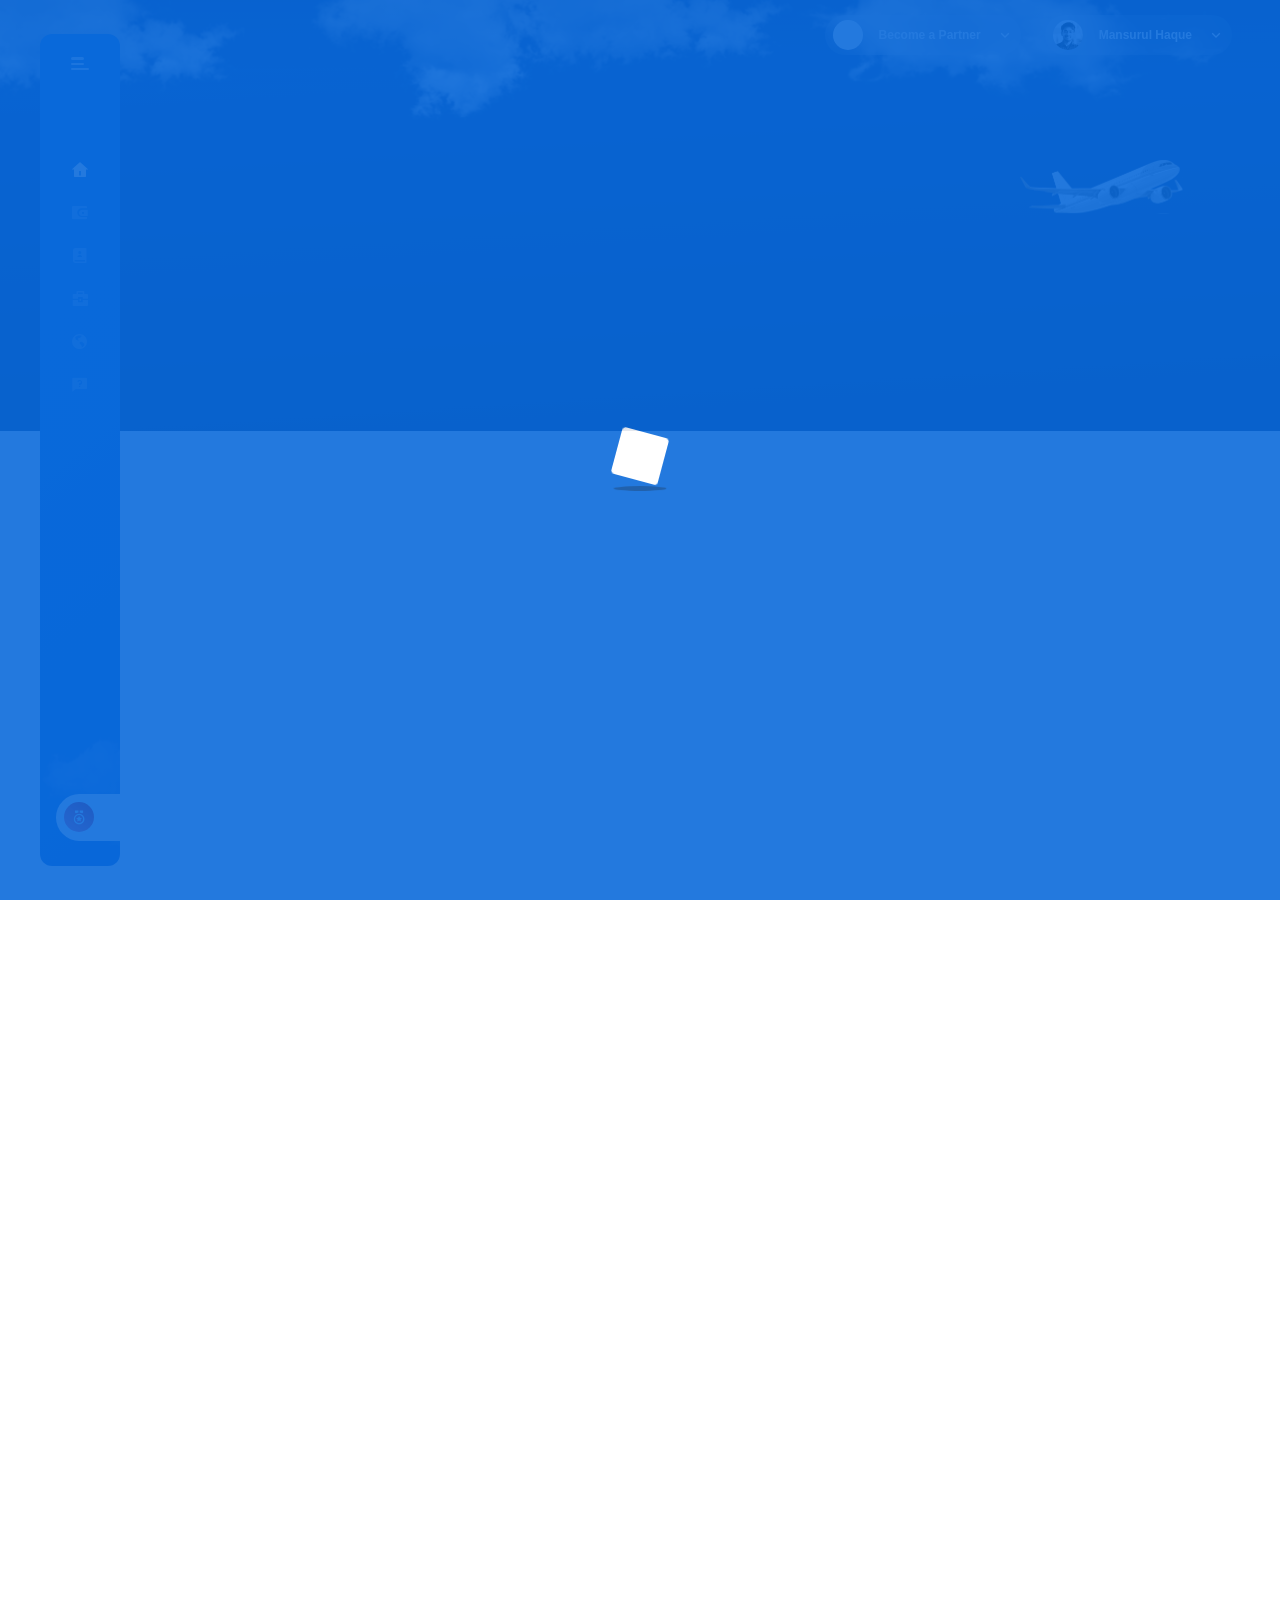
<file: index.html>
<!DOCTYPE html>
<html lang="en">
<head>
    <meta charset="UTF-8">
    <meta http-equiv="X-UA-Compatible" content="IE=edge">
    <meta name="viewport" content="width=device-width, initial-scale=1.0">
    <meta http-equiv="refresh" content="0; url=./dashboard.html" />
    <title>BM-Assignment</title>
</head>
<body>
    
</body>
</html>
</file>
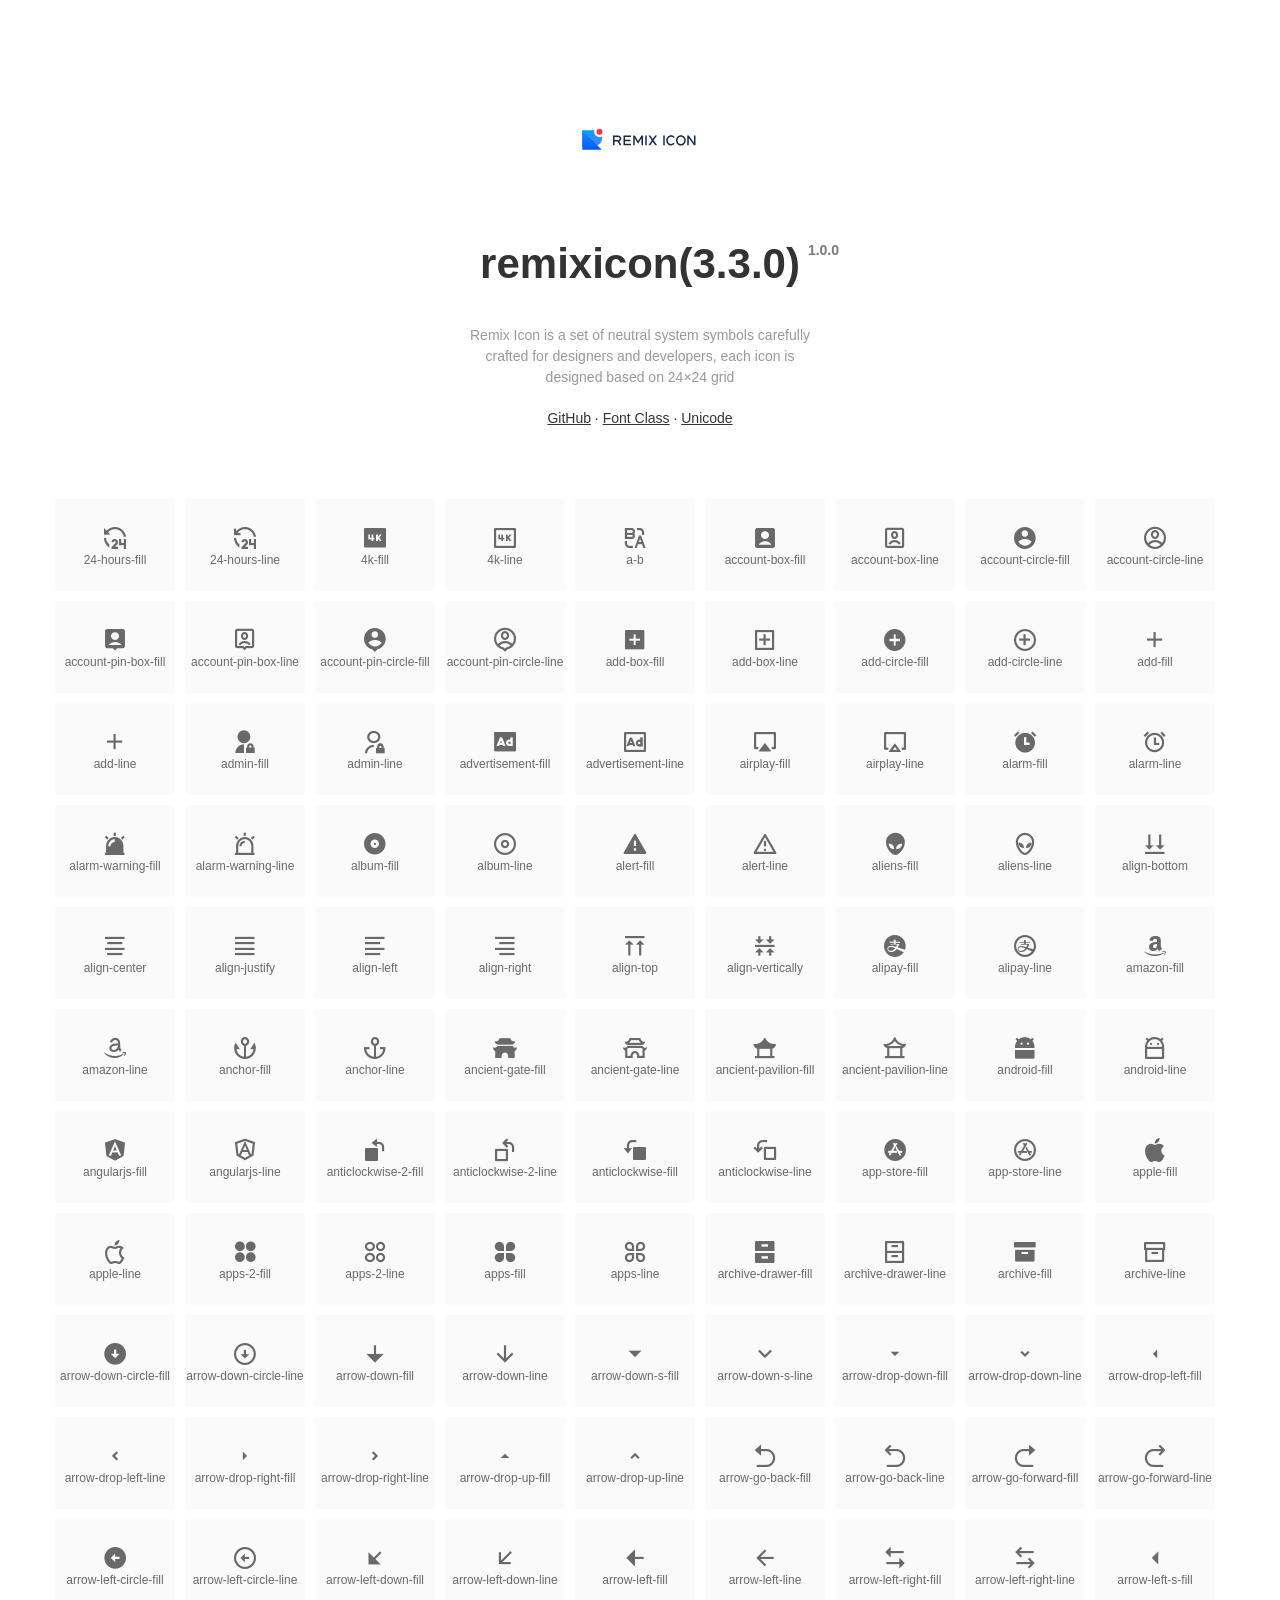
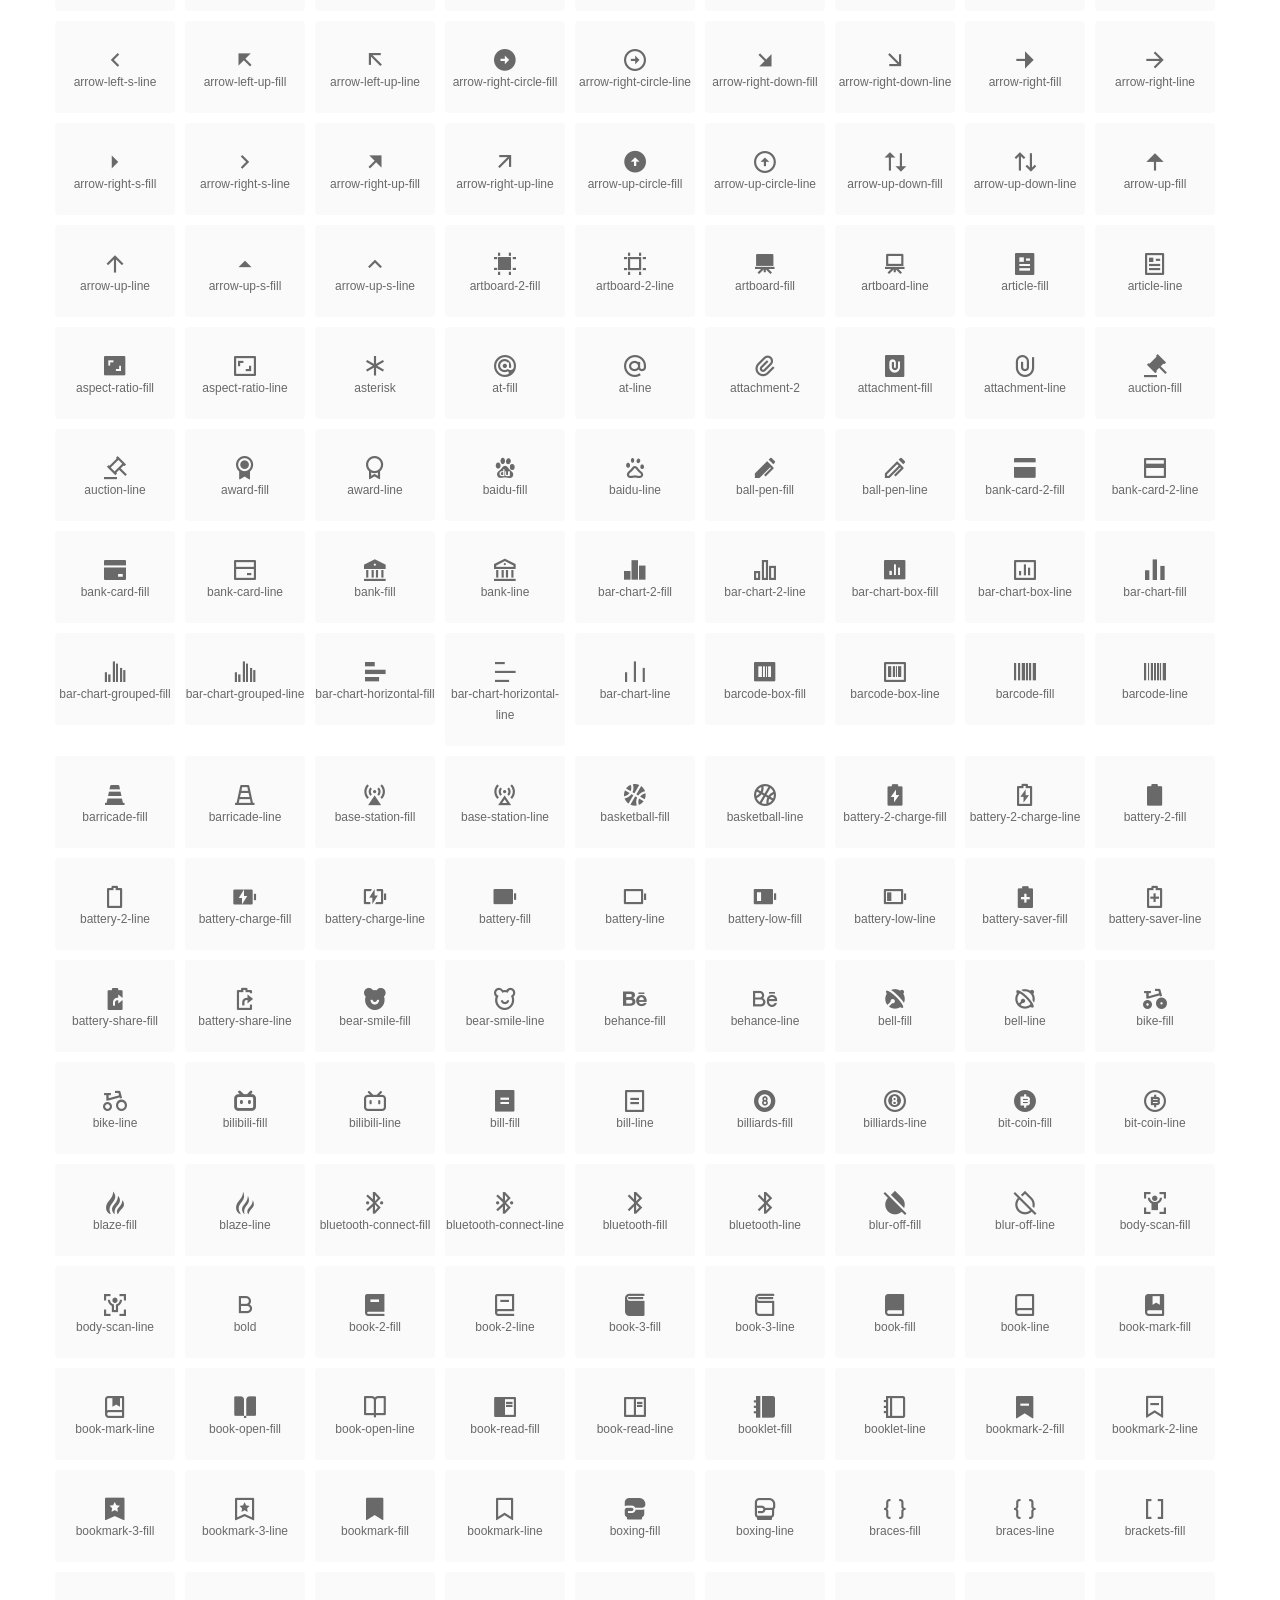
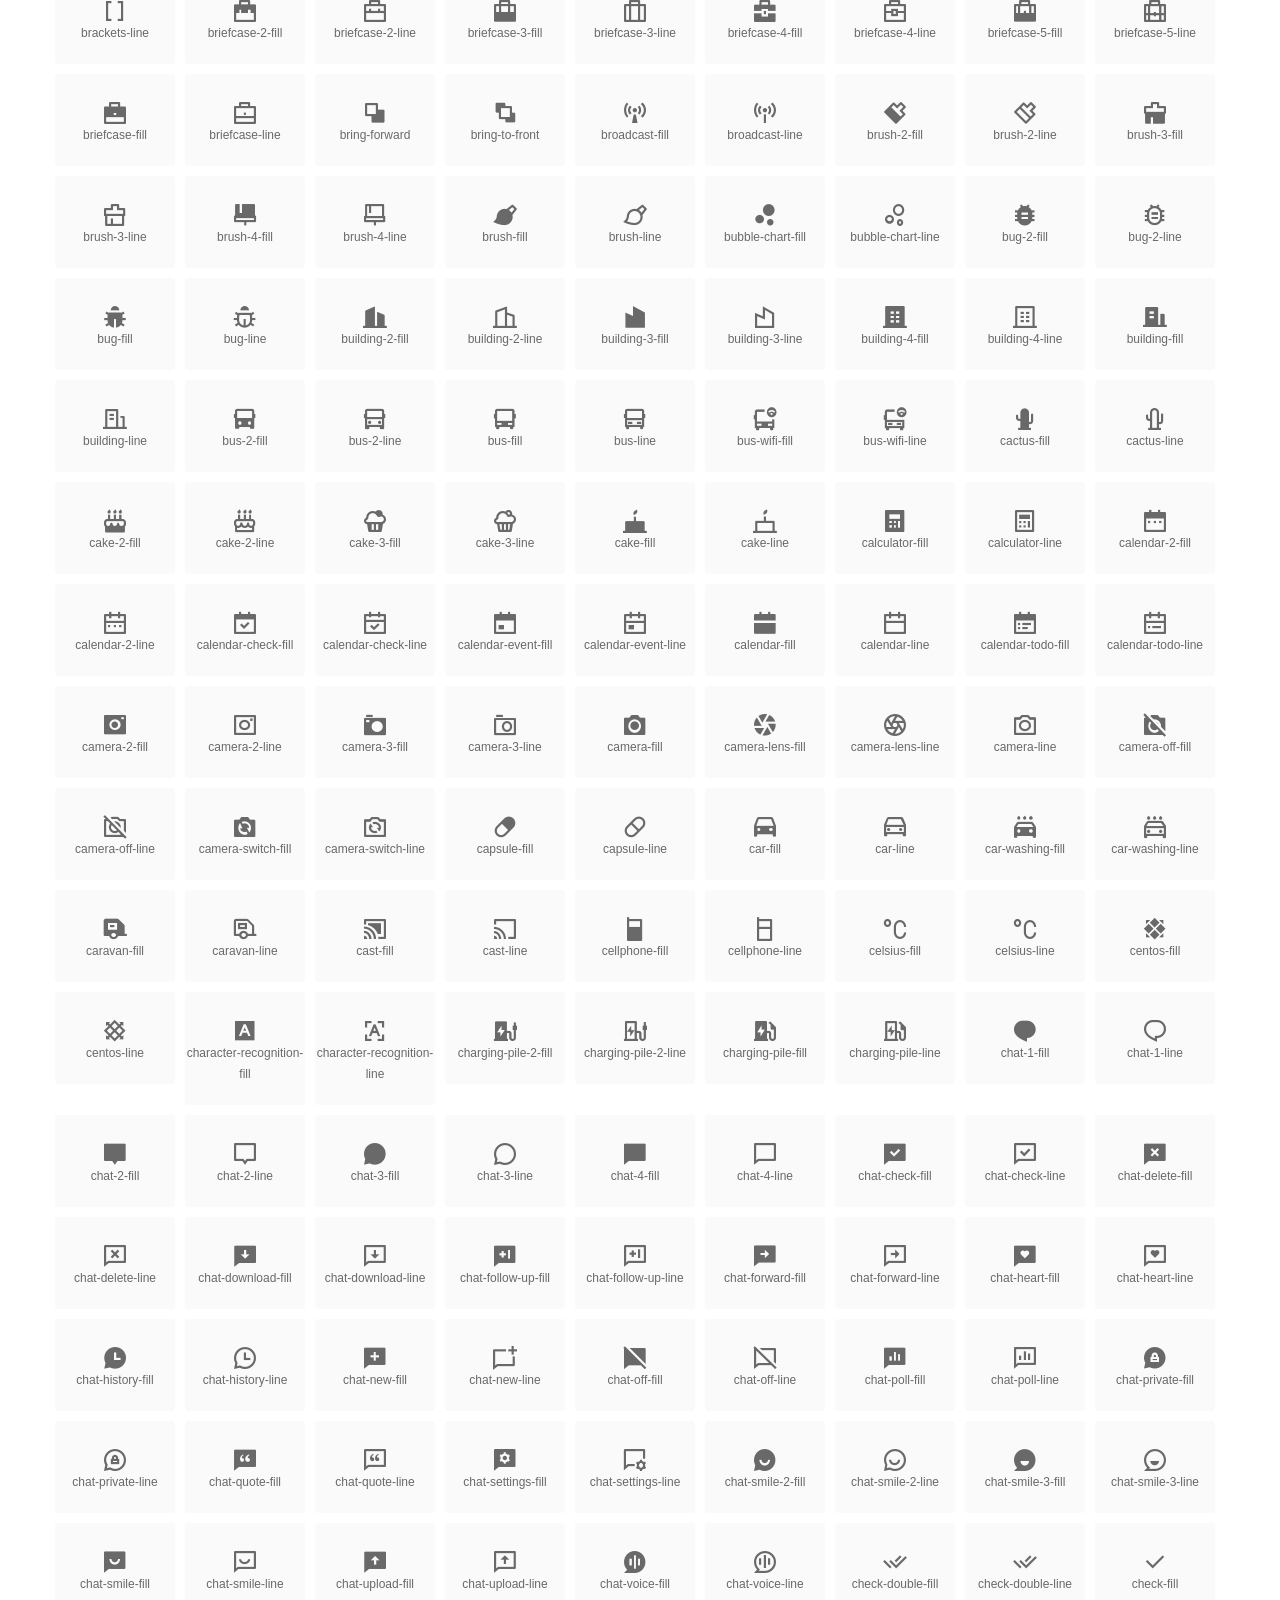
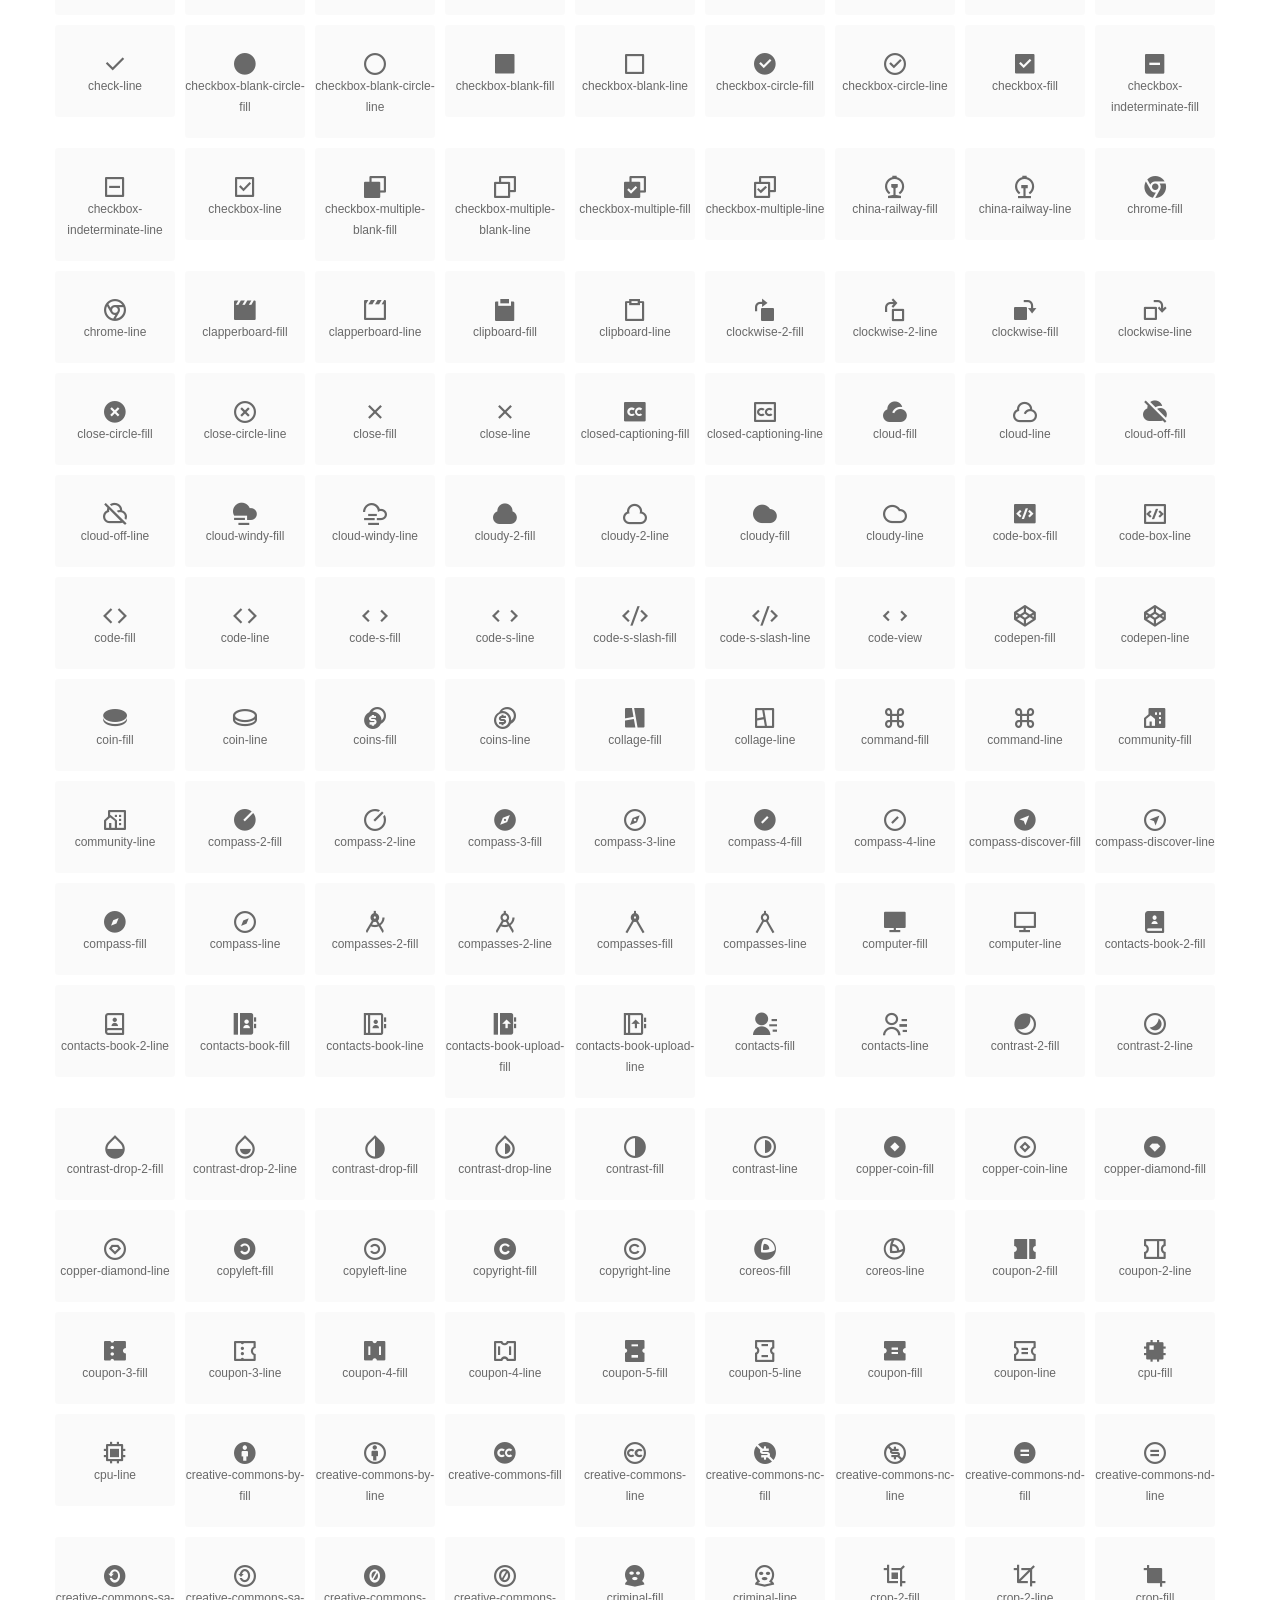
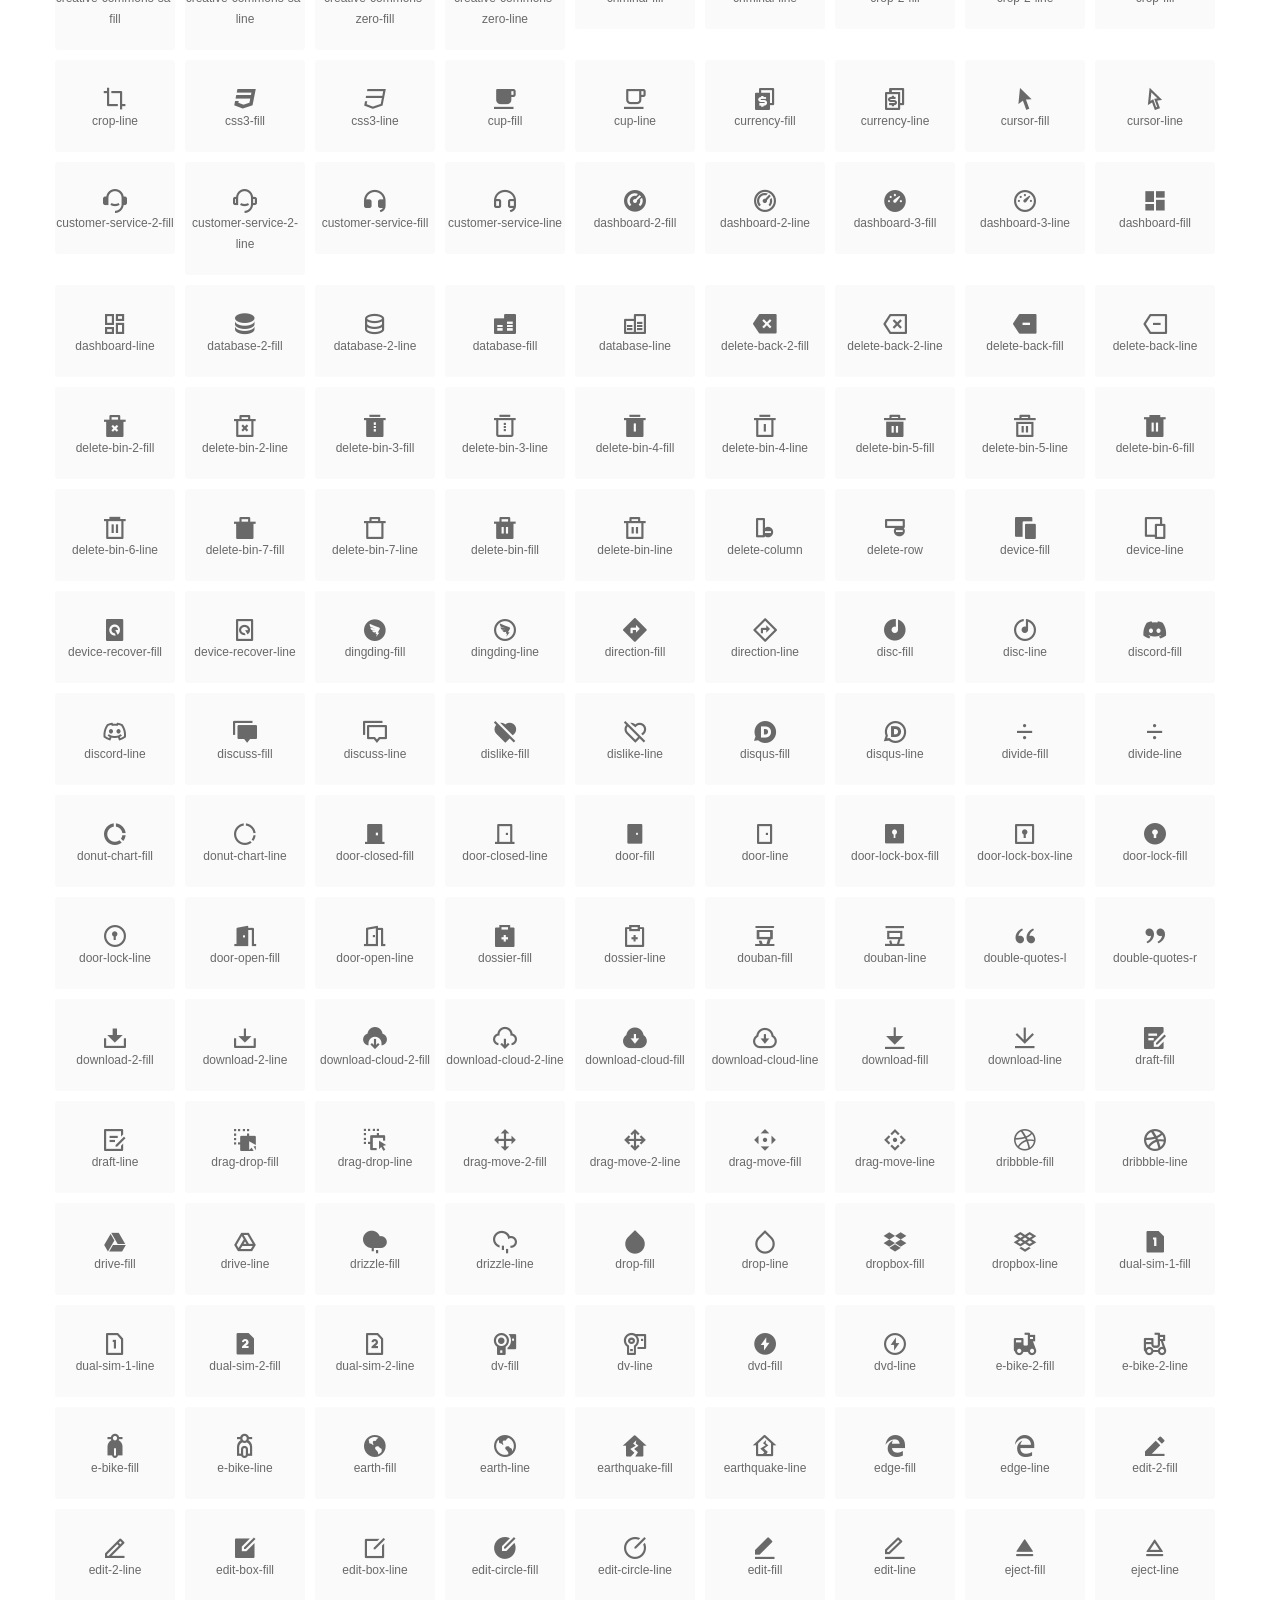
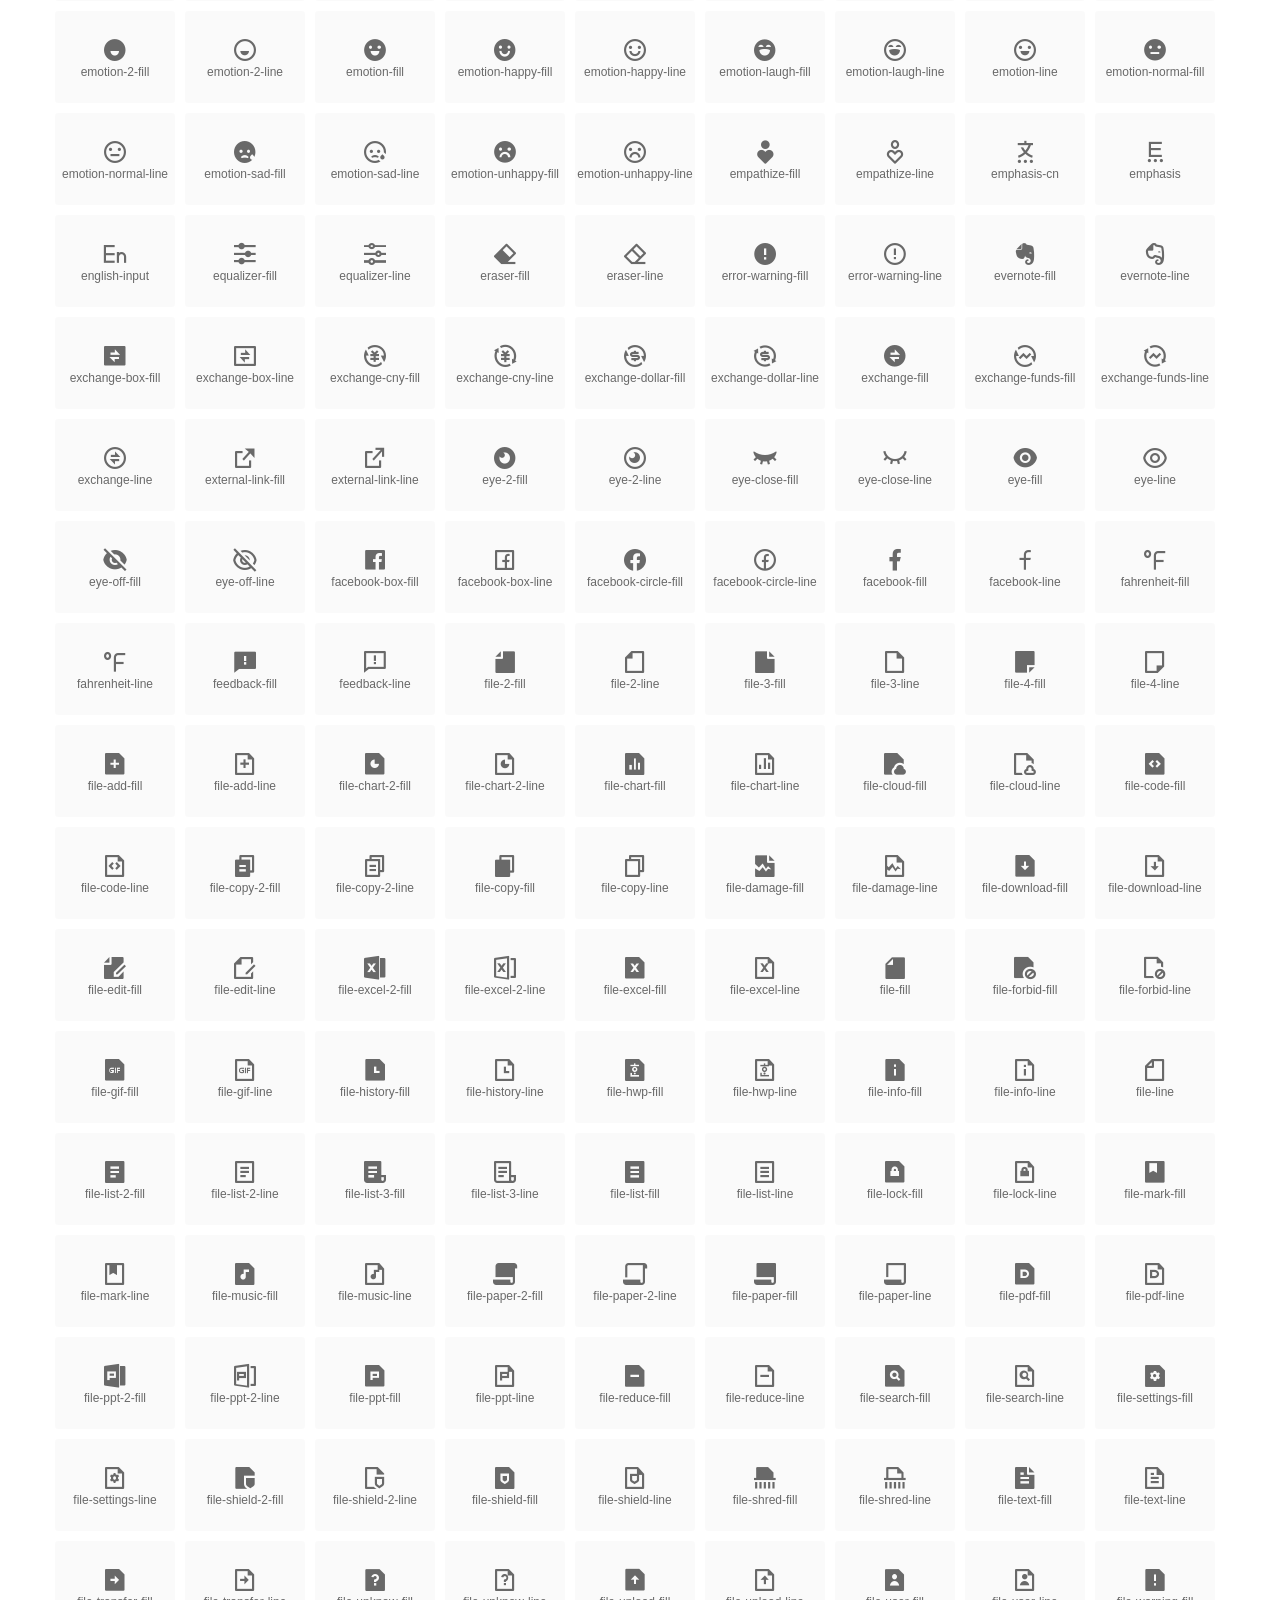
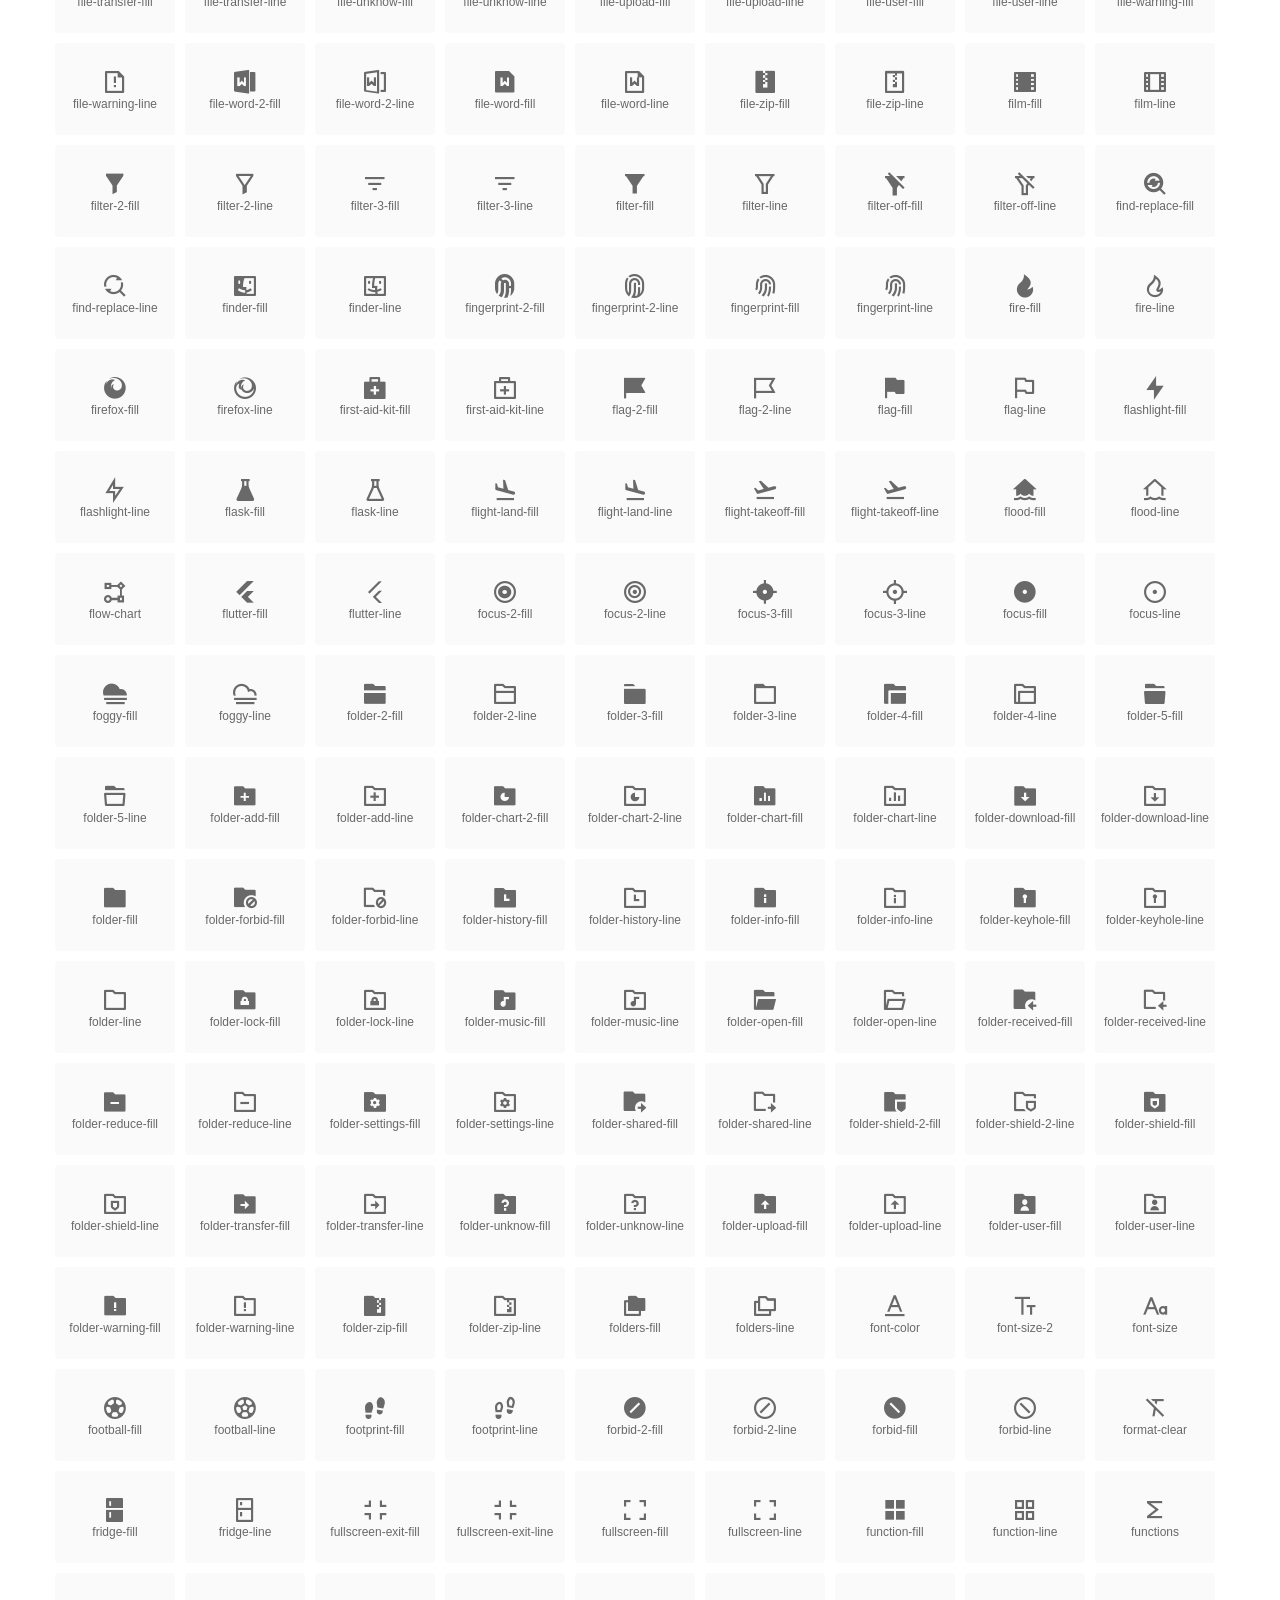
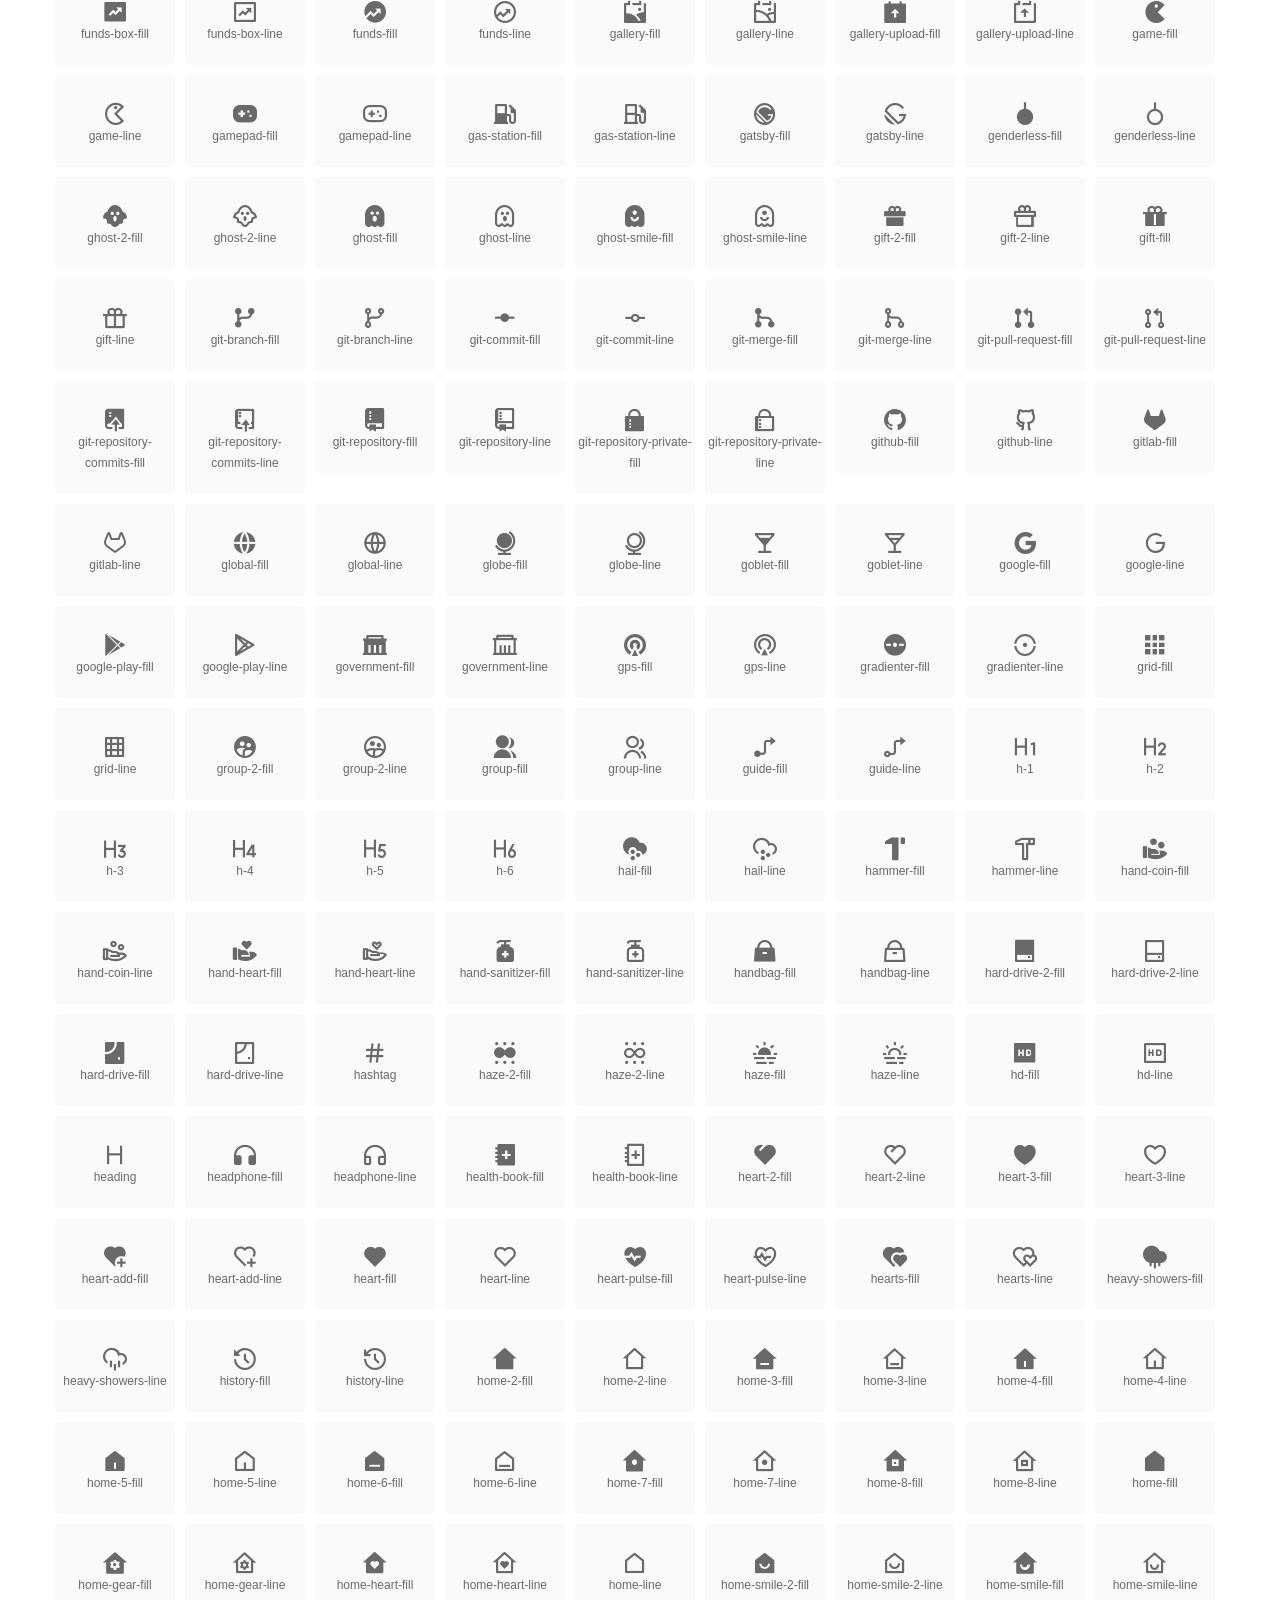
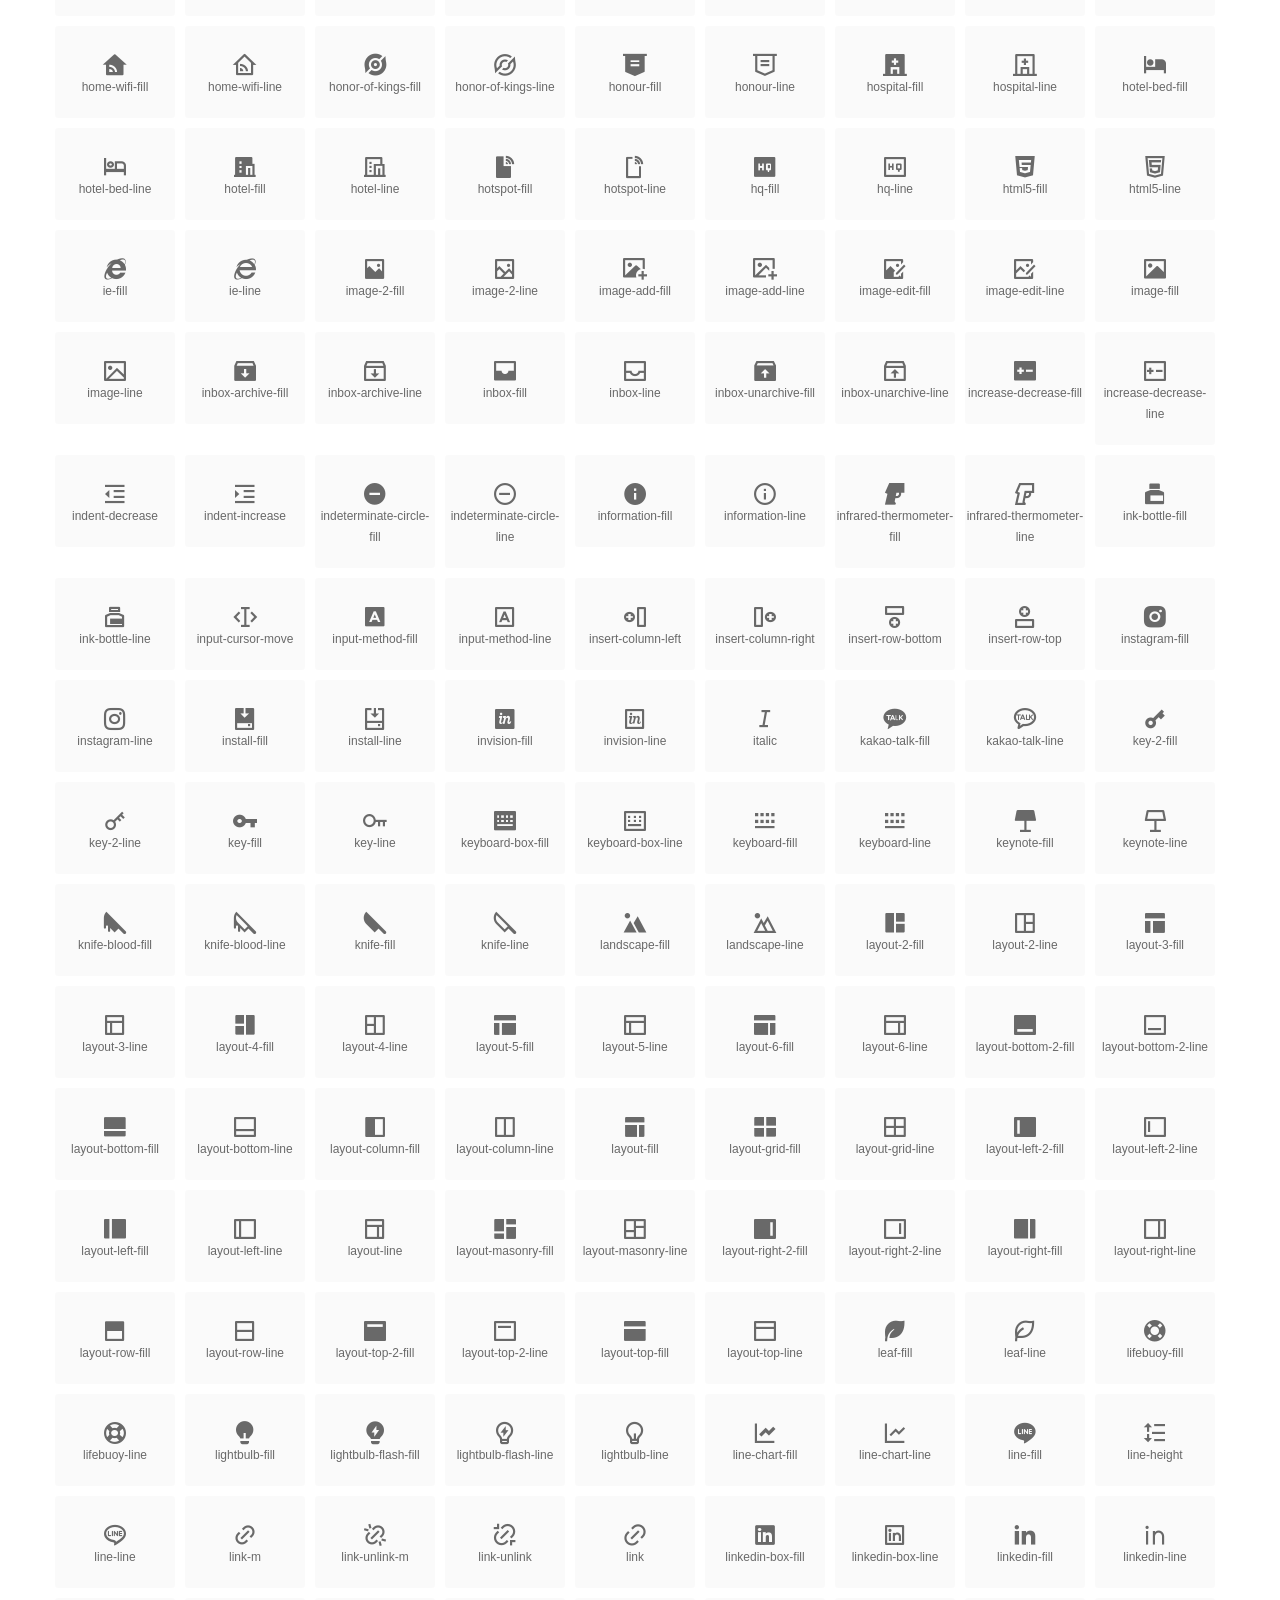
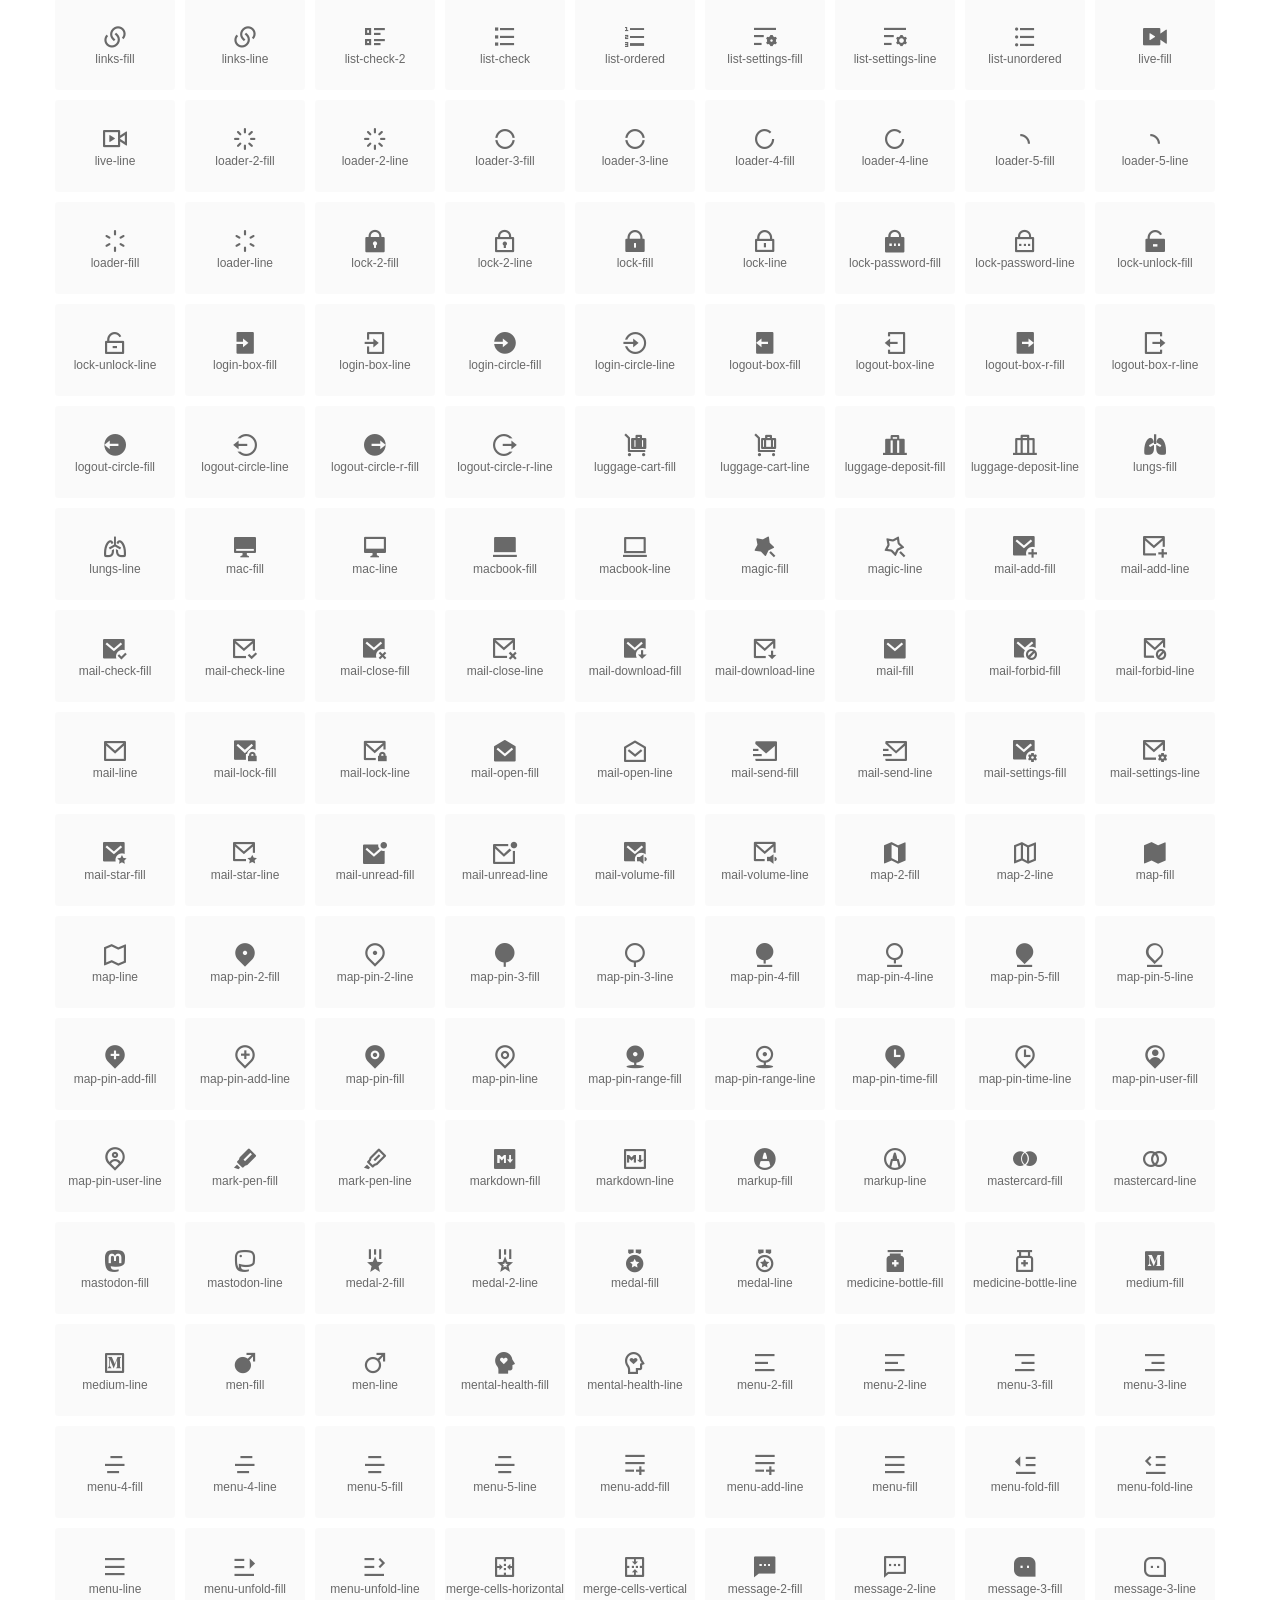
<file: assets/pluggins/remixicon/index.html>
<!DOCTYPE html>
<html lang="en">
<head>
  <meta charset="UTF-8">
  <title>remixicon(3.3.0)</title>
  <meta name="viewport" content="width=device-width,minimum-scale=1.0,maximum-scale=1.0,user-scalable=no">
   
  <meta name="description" content="Remix Icon is a set of neutral system symbols carefully crafted for designers and developers, each icon is designed based on 24×24 grid">
   
  <meta name="keywords" content="remixicon,TTF,EOT,WOFF,WOFF2,SVG">
  
  
  
  <link rel="stylesheet" href="remixicon.css" />
  
  <style>
    *{margin: 0;padding: 0;list-style: none;}
    body { color: #696969; font: 12px/1.5 tahoma, arial, \5b8b\4f53, sans-serif; }
    a { color: #333; text-decoration: underline; }
    a:hover { color: rgb(9, 73, 209); }
    .header { color: #333; text-align: center; padding: 80px 0 60px 0; min-height: 153px; font-size: 14px; }
    .header .logo svg { height: 120px; width: 120px; }
    .header h1 { font-size: 42px; padding: 26px 0 10px 0; }
    .header sup {font-size: 14px; margin: 8px 0 0 8px; position: absolute; color: #7b7b7b; }
    .info {
      color: #999;
      font-weight: normal;
      max-width: 346px;
      margin: 0 auto;
      padding: 20px 0;
      font-size: 14px;
    }

    .icons { max-width: 1190px; margin: 0 auto; }
    .icons ul { text-align: center; }
    .icons ul li {
      vertical-align: top;
      width: 120px;
      display: inline-block;
      text-align: center;
      background-color: rgba(0,0,0,.02);
      border-radius: 3px;
      padding: 29px 0 10px 0;
      margin-right: 10px;
      margin-top: 10px;
      transition: all 0.6s ease;
    }
    .icons ul li:hover { background-color: rgba(0,0,0,.06); }
    .icons ul li:hover span { color: #3c75e4; opacity: 1; }
    .icons ul li .unicode { color: #8c8c8c; opacity: 0.3; }
    .icons ul li h4 {
      font-weight: normal;
      padding: 10px 0 5px 0;
      display: block;
      color: #8c8c8c;
      font-size: 14px;
      line-height: 12px;
      opacity: 0.8;
    }
    .icons ul li:hover h4 { opacity: 1; }
    .icons ul li svg { width: 24px; height: 24px; }
    .icons ul li:hover { color: #3c75e4; }
    .footer { text-align: center; padding: 10px 0 90px 0; }
    .footer a { text-align: center; padding: 10px 0 90px 0; color: #696969;}
    .footer a:hover { color: #0949d1; }
    .links { text-align: center; padding: 50px 0 0 0; font-size: 14px; }
    
    .icons ul li.class-icon { font-size: 21px; line-height: 21px; padding-bottom: 20px; }
    .icons ul li.class-icon p{ font-size: 12px; }
    .icons ul li.class-icon [class^="ri-"]{ font-size: 26px; }
    
    
    
  </style>
  
</head>

<body>
  
  <div class="header">
    
    <div class="logo">
      <a href="./"><svg width="160" height="32" viewBox="0 0 160 32" fill="none" xmlns="http://www.w3.org/2000/svg">
<path d="M121.5 9.80005C123.33 9.80005 124.984 10.5797 126.165 11.8344L124.75 13.2496C123.929 12.3549 122.773 11.8 121.5 11.8C119.029 11.8 117 13.891 117 16.5C117 19.1091 119.029 21.2 121.5 21.2C122.773 21.2 123.929 20.6452 124.75 19.7505L126.165 21.1657C124.984 22.4204 123.33 23.2 121.5 23.2C117.91 23.2 115 20.2004 115 16.5C115 12.7997 117.91 9.80005 121.5 9.80005Z" fill="#1A2947"/>
<path d="M113 10V23H111V10H113Z" fill="#1A2947"/>
<path d="M154 23V9.99988H152L152 19.6019L144.997 9.99988L143 10.0039V23H145L145 13.3969L152 23H154Z" fill="#1A2947"/>
<path d="M68 10V12H60V15.5H67V17.5H60V21H68V23H58V10H68Z" fill="#1A2947"/>
<path d="M82 10L77.4999 17.201L73 10H71V23H73V13.775L77.4999 20.975L82 13.773V23H84V10H82Z" fill="#1A2947"/>
<path d="M89 10V23H87V10H89Z" fill="#1A2947"/>
<path d="M96.9999 14.7565L93.6689 9.99951H91.2279L95.7789 16.4995L91.2289 22.9995H93.6689L96.9999 18.2435L100.33 22.9995H102.772L98.2209 16.4995L102.773 9.99951H100.33L96.9999 14.7565Z" fill="#1A2947"/>
<path fill-rule="evenodd" clip-rule="evenodd" d="M141 16.5C141 12.7997 138.09 9.80005 134.5 9.80005C130.91 9.80005 128 12.7997 128 16.5C128 20.2004 130.91 23.2 134.5 23.2C138.09 23.2 141 20.2004 141 16.5ZM130 16.5C130 13.891 132.029 11.8 134.5 11.8C136.971 11.8 139 13.891 139 16.5C139 19.1091 136.971 21.2 134.5 21.2C132.029 21.2 130 19.1091 130 16.5Z" fill="#1A2947"/>
<path fill-rule="evenodd" clip-rule="evenodd" d="M51 10C53.2091 10 55 11.7909 55 14C55 15.7175 53.9176 17.1821 52.3977 17.749L55.1901 22.999H52.9251L50.267 18H46V23H44V10H51ZM46 11.999V15.999L51 16C52.1046 16 53 15.1046 53 14C53 12.8955 52.1 12 51 12L46 11.999Z" fill="#1A2947"/>
<path fill-rule="evenodd" clip-rule="evenodd" d="M19.2887 3.00389C19.1928 3.0013 19.0965 3 19 3H3V24H19C24.799 24 29.5 19.299 29.5 13.5C29.5 12.7108 29.4129 11.942 29.2479 11.2025C28.2772 11.7119 27.1722 12 26 12C22.134 12 19 8.86599 19 5C19 4.30645 19.1009 3.63646 19.2887 3.00389Z" fill="url(#paint0_linear_960_1054)"/>
<g filter="url(#filter0_b_960_1054)">
<path fill-rule="evenodd" clip-rule="evenodd" d="M3 3L29 29H3V3Z" fill="url(#paint1_linear_960_1054)"/>
</g>
<circle cx="26" cy="5" r="4" fill="url(#paint2_linear_960_1054)"/>
<defs>
<filter id="filter0_b_960_1054" x="-2.43656" y="-2.43656" width="36.8731" height="36.8731" filterUnits="userSpaceOnUse" color-interpolation-filters="sRGB">
<feFlood flood-opacity="0" result="BackgroundImageFix"/>
<feGaussianBlur in="BackgroundImage" stdDeviation="2.71828"/>
<feComposite in2="SourceAlpha" operator="in" result="effect1_backgroundBlur_960_1054"/>
<feBlend mode="normal" in="SourceGraphic" in2="effect1_backgroundBlur_960_1054" result="shape"/>
</filter>
<linearGradient id="paint0_linear_960_1054" x1="3" y1="3" x2="3" y2="24" gradientUnits="userSpaceOnUse">
<stop stop-color="#05A0FA"/>
<stop offset="1" stop-color="#4785FF"/>
</linearGradient>
<linearGradient id="paint1_linear_960_1054" x1="3" y1="3" x2="3" y2="29" gradientUnits="userSpaceOnUse">
<stop stop-color="#1A8CFF"/>
<stop offset="1" stop-color="#0557FA"/>
</linearGradient>
<linearGradient id="paint2_linear_960_1054" x1="22" y1="1" x2="22" y2="9" gradientUnits="userSpaceOnUse">
<stop stop-color="#FF463A"/>
<stop offset="1" stop-color="#FF1F5A"/>
</linearGradient>
</defs>
</svg>
</a>
    </div>
    
    <h1>remixicon(3.3.0)<sup>1.0.0</sup></h1>
    <div class="info">
      Remix Icon is a set of neutral system symbols carefully crafted for designers and developers, each icon is designed based on 24×24 grid
    </div>
    <p>
      
      <a href="https://github.com/Remix-Design/remixicon.git">GitHub</a> · 
      
      <a href="index.html">Font Class</a> · 
      
      <a href="unicode.html">Unicode</a>
      
    </p>
  </div>
  <div class="icons">
    <ul>
      <li class="class-icon"><i class="ri-24-hours-fill"></i><p class="name">24-hours-fill</p></li><li class="class-icon"><i class="ri-24-hours-line"></i><p class="name">24-hours-line</p></li><li class="class-icon"><i class="ri-4k-fill"></i><p class="name">4k-fill</p></li><li class="class-icon"><i class="ri-4k-line"></i><p class="name">4k-line</p></li><li class="class-icon"><i class="ri-a-b"></i><p class="name">a-b</p></li><li class="class-icon"><i class="ri-account-box-fill"></i><p class="name">account-box-fill</p></li><li class="class-icon"><i class="ri-account-box-line"></i><p class="name">account-box-line</p></li><li class="class-icon"><i class="ri-account-circle-fill"></i><p class="name">account-circle-fill</p></li><li class="class-icon"><i class="ri-account-circle-line"></i><p class="name">account-circle-line</p></li><li class="class-icon"><i class="ri-account-pin-box-fill"></i><p class="name">account-pin-box-fill</p></li><li class="class-icon"><i class="ri-account-pin-box-line"></i><p class="name">account-pin-box-line</p></li><li class="class-icon"><i class="ri-account-pin-circle-fill"></i><p class="name">account-pin-circle-fill</p></li><li class="class-icon"><i class="ri-account-pin-circle-line"></i><p class="name">account-pin-circle-line</p></li><li class="class-icon"><i class="ri-add-box-fill"></i><p class="name">add-box-fill</p></li><li class="class-icon"><i class="ri-add-box-line"></i><p class="name">add-box-line</p></li><li class="class-icon"><i class="ri-add-circle-fill"></i><p class="name">add-circle-fill</p></li><li class="class-icon"><i class="ri-add-circle-line"></i><p class="name">add-circle-line</p></li><li class="class-icon"><i class="ri-add-fill"></i><p class="name">add-fill</p></li><li class="class-icon"><i class="ri-add-line"></i><p class="name">add-line</p></li><li class="class-icon"><i class="ri-admin-fill"></i><p class="name">admin-fill</p></li><li class="class-icon"><i class="ri-admin-line"></i><p class="name">admin-line</p></li><li class="class-icon"><i class="ri-advertisement-fill"></i><p class="name">advertisement-fill</p></li><li class="class-icon"><i class="ri-advertisement-line"></i><p class="name">advertisement-line</p></li><li class="class-icon"><i class="ri-airplay-fill"></i><p class="name">airplay-fill</p></li><li class="class-icon"><i class="ri-airplay-line"></i><p class="name">airplay-line</p></li><li class="class-icon"><i class="ri-alarm-fill"></i><p class="name">alarm-fill</p></li><li class="class-icon"><i class="ri-alarm-line"></i><p class="name">alarm-line</p></li><li class="class-icon"><i class="ri-alarm-warning-fill"></i><p class="name">alarm-warning-fill</p></li><li class="class-icon"><i class="ri-alarm-warning-line"></i><p class="name">alarm-warning-line</p></li><li class="class-icon"><i class="ri-album-fill"></i><p class="name">album-fill</p></li><li class="class-icon"><i class="ri-album-line"></i><p class="name">album-line</p></li><li class="class-icon"><i class="ri-alert-fill"></i><p class="name">alert-fill</p></li><li class="class-icon"><i class="ri-alert-line"></i><p class="name">alert-line</p></li><li class="class-icon"><i class="ri-aliens-fill"></i><p class="name">aliens-fill</p></li><li class="class-icon"><i class="ri-aliens-line"></i><p class="name">aliens-line</p></li><li class="class-icon"><i class="ri-align-bottom"></i><p class="name">align-bottom</p></li><li class="class-icon"><i class="ri-align-center"></i><p class="name">align-center</p></li><li class="class-icon"><i class="ri-align-justify"></i><p class="name">align-justify</p></li><li class="class-icon"><i class="ri-align-left"></i><p class="name">align-left</p></li><li class="class-icon"><i class="ri-align-right"></i><p class="name">align-right</p></li><li class="class-icon"><i class="ri-align-top"></i><p class="name">align-top</p></li><li class="class-icon"><i class="ri-align-vertically"></i><p class="name">align-vertically</p></li><li class="class-icon"><i class="ri-alipay-fill"></i><p class="name">alipay-fill</p></li><li class="class-icon"><i class="ri-alipay-line"></i><p class="name">alipay-line</p></li><li class="class-icon"><i class="ri-amazon-fill"></i><p class="name">amazon-fill</p></li><li class="class-icon"><i class="ri-amazon-line"></i><p class="name">amazon-line</p></li><li class="class-icon"><i class="ri-anchor-fill"></i><p class="name">anchor-fill</p></li><li class="class-icon"><i class="ri-anchor-line"></i><p class="name">anchor-line</p></li><li class="class-icon"><i class="ri-ancient-gate-fill"></i><p class="name">ancient-gate-fill</p></li><li class="class-icon"><i class="ri-ancient-gate-line"></i><p class="name">ancient-gate-line</p></li><li class="class-icon"><i class="ri-ancient-pavilion-fill"></i><p class="name">ancient-pavilion-fill</p></li><li class="class-icon"><i class="ri-ancient-pavilion-line"></i><p class="name">ancient-pavilion-line</p></li><li class="class-icon"><i class="ri-android-fill"></i><p class="name">android-fill</p></li><li class="class-icon"><i class="ri-android-line"></i><p class="name">android-line</p></li><li class="class-icon"><i class="ri-angularjs-fill"></i><p class="name">angularjs-fill</p></li><li class="class-icon"><i class="ri-angularjs-line"></i><p class="name">angularjs-line</p></li><li class="class-icon"><i class="ri-anticlockwise-2-fill"></i><p class="name">anticlockwise-2-fill</p></li><li class="class-icon"><i class="ri-anticlockwise-2-line"></i><p class="name">anticlockwise-2-line</p></li><li class="class-icon"><i class="ri-anticlockwise-fill"></i><p class="name">anticlockwise-fill</p></li><li class="class-icon"><i class="ri-anticlockwise-line"></i><p class="name">anticlockwise-line</p></li><li class="class-icon"><i class="ri-app-store-fill"></i><p class="name">app-store-fill</p></li><li class="class-icon"><i class="ri-app-store-line"></i><p class="name">app-store-line</p></li><li class="class-icon"><i class="ri-apple-fill"></i><p class="name">apple-fill</p></li><li class="class-icon"><i class="ri-apple-line"></i><p class="name">apple-line</p></li><li class="class-icon"><i class="ri-apps-2-fill"></i><p class="name">apps-2-fill</p></li><li class="class-icon"><i class="ri-apps-2-line"></i><p class="name">apps-2-line</p></li><li class="class-icon"><i class="ri-apps-fill"></i><p class="name">apps-fill</p></li><li class="class-icon"><i class="ri-apps-line"></i><p class="name">apps-line</p></li><li class="class-icon"><i class="ri-archive-drawer-fill"></i><p class="name">archive-drawer-fill</p></li><li class="class-icon"><i class="ri-archive-drawer-line"></i><p class="name">archive-drawer-line</p></li><li class="class-icon"><i class="ri-archive-fill"></i><p class="name">archive-fill</p></li><li class="class-icon"><i class="ri-archive-line"></i><p class="name">archive-line</p></li><li class="class-icon"><i class="ri-arrow-down-circle-fill"></i><p class="name">arrow-down-circle-fill</p></li><li class="class-icon"><i class="ri-arrow-down-circle-line"></i><p class="name">arrow-down-circle-line</p></li><li class="class-icon"><i class="ri-arrow-down-fill"></i><p class="name">arrow-down-fill</p></li><li class="class-icon"><i class="ri-arrow-down-line"></i><p class="name">arrow-down-line</p></li><li class="class-icon"><i class="ri-arrow-down-s-fill"></i><p class="name">arrow-down-s-fill</p></li><li class="class-icon"><i class="ri-arrow-down-s-line"></i><p class="name">arrow-down-s-line</p></li><li class="class-icon"><i class="ri-arrow-drop-down-fill"></i><p class="name">arrow-drop-down-fill</p></li><li class="class-icon"><i class="ri-arrow-drop-down-line"></i><p class="name">arrow-drop-down-line</p></li><li class="class-icon"><i class="ri-arrow-drop-left-fill"></i><p class="name">arrow-drop-left-fill</p></li><li class="class-icon"><i class="ri-arrow-drop-left-line"></i><p class="name">arrow-drop-left-line</p></li><li class="class-icon"><i class="ri-arrow-drop-right-fill"></i><p class="name">arrow-drop-right-fill</p></li><li class="class-icon"><i class="ri-arrow-drop-right-line"></i><p class="name">arrow-drop-right-line</p></li><li class="class-icon"><i class="ri-arrow-drop-up-fill"></i><p class="name">arrow-drop-up-fill</p></li><li class="class-icon"><i class="ri-arrow-drop-up-line"></i><p class="name">arrow-drop-up-line</p></li><li class="class-icon"><i class="ri-arrow-go-back-fill"></i><p class="name">arrow-go-back-fill</p></li><li class="class-icon"><i class="ri-arrow-go-back-line"></i><p class="name">arrow-go-back-line</p></li><li class="class-icon"><i class="ri-arrow-go-forward-fill"></i><p class="name">arrow-go-forward-fill</p></li><li class="class-icon"><i class="ri-arrow-go-forward-line"></i><p class="name">arrow-go-forward-line</p></li><li class="class-icon"><i class="ri-arrow-left-circle-fill"></i><p class="name">arrow-left-circle-fill</p></li><li class="class-icon"><i class="ri-arrow-left-circle-line"></i><p class="name">arrow-left-circle-line</p></li><li class="class-icon"><i class="ri-arrow-left-down-fill"></i><p class="name">arrow-left-down-fill</p></li><li class="class-icon"><i class="ri-arrow-left-down-line"></i><p class="name">arrow-left-down-line</p></li><li class="class-icon"><i class="ri-arrow-left-fill"></i><p class="name">arrow-left-fill</p></li><li class="class-icon"><i class="ri-arrow-left-line"></i><p class="name">arrow-left-line</p></li><li class="class-icon"><i class="ri-arrow-left-right-fill"></i><p class="name">arrow-left-right-fill</p></li><li class="class-icon"><i class="ri-arrow-left-right-line"></i><p class="name">arrow-left-right-line</p></li><li class="class-icon"><i class="ri-arrow-left-s-fill"></i><p class="name">arrow-left-s-fill</p></li><li class="class-icon"><i class="ri-arrow-left-s-line"></i><p class="name">arrow-left-s-line</p></li><li class="class-icon"><i class="ri-arrow-left-up-fill"></i><p class="name">arrow-left-up-fill</p></li><li class="class-icon"><i class="ri-arrow-left-up-line"></i><p class="name">arrow-left-up-line</p></li><li class="class-icon"><i class="ri-arrow-right-circle-fill"></i><p class="name">arrow-right-circle-fill</p></li><li class="class-icon"><i class="ri-arrow-right-circle-line"></i><p class="name">arrow-right-circle-line</p></li><li class="class-icon"><i class="ri-arrow-right-down-fill"></i><p class="name">arrow-right-down-fill</p></li><li class="class-icon"><i class="ri-arrow-right-down-line"></i><p class="name">arrow-right-down-line</p></li><li class="class-icon"><i class="ri-arrow-right-fill"></i><p class="name">arrow-right-fill</p></li><li class="class-icon"><i class="ri-arrow-right-line"></i><p class="name">arrow-right-line</p></li><li class="class-icon"><i class="ri-arrow-right-s-fill"></i><p class="name">arrow-right-s-fill</p></li><li class="class-icon"><i class="ri-arrow-right-s-line"></i><p class="name">arrow-right-s-line</p></li><li class="class-icon"><i class="ri-arrow-right-up-fill"></i><p class="name">arrow-right-up-fill</p></li><li class="class-icon"><i class="ri-arrow-right-up-line"></i><p class="name">arrow-right-up-line</p></li><li class="class-icon"><i class="ri-arrow-up-circle-fill"></i><p class="name">arrow-up-circle-fill</p></li><li class="class-icon"><i class="ri-arrow-up-circle-line"></i><p class="name">arrow-up-circle-line</p></li><li class="class-icon"><i class="ri-arrow-up-down-fill"></i><p class="name">arrow-up-down-fill</p></li><li class="class-icon"><i class="ri-arrow-up-down-line"></i><p class="name">arrow-up-down-line</p></li><li class="class-icon"><i class="ri-arrow-up-fill"></i><p class="name">arrow-up-fill</p></li><li class="class-icon"><i class="ri-arrow-up-line"></i><p class="name">arrow-up-line</p></li><li class="class-icon"><i class="ri-arrow-up-s-fill"></i><p class="name">arrow-up-s-fill</p></li><li class="class-icon"><i class="ri-arrow-up-s-line"></i><p class="name">arrow-up-s-line</p></li><li class="class-icon"><i class="ri-artboard-2-fill"></i><p class="name">artboard-2-fill</p></li><li class="class-icon"><i class="ri-artboard-2-line"></i><p class="name">artboard-2-line</p></li><li class="class-icon"><i class="ri-artboard-fill"></i><p class="name">artboard-fill</p></li><li class="class-icon"><i class="ri-artboard-line"></i><p class="name">artboard-line</p></li><li class="class-icon"><i class="ri-article-fill"></i><p class="name">article-fill</p></li><li class="class-icon"><i class="ri-article-line"></i><p class="name">article-line</p></li><li class="class-icon"><i class="ri-aspect-ratio-fill"></i><p class="name">aspect-ratio-fill</p></li><li class="class-icon"><i class="ri-aspect-ratio-line"></i><p class="name">aspect-ratio-line</p></li><li class="class-icon"><i class="ri-asterisk"></i><p class="name">asterisk</p></li><li class="class-icon"><i class="ri-at-fill"></i><p class="name">at-fill</p></li><li class="class-icon"><i class="ri-at-line"></i><p class="name">at-line</p></li><li class="class-icon"><i class="ri-attachment-2"></i><p class="name">attachment-2</p></li><li class="class-icon"><i class="ri-attachment-fill"></i><p class="name">attachment-fill</p></li><li class="class-icon"><i class="ri-attachment-line"></i><p class="name">attachment-line</p></li><li class="class-icon"><i class="ri-auction-fill"></i><p class="name">auction-fill</p></li><li class="class-icon"><i class="ri-auction-line"></i><p class="name">auction-line</p></li><li class="class-icon"><i class="ri-award-fill"></i><p class="name">award-fill</p></li><li class="class-icon"><i class="ri-award-line"></i><p class="name">award-line</p></li><li class="class-icon"><i class="ri-baidu-fill"></i><p class="name">baidu-fill</p></li><li class="class-icon"><i class="ri-baidu-line"></i><p class="name">baidu-line</p></li><li class="class-icon"><i class="ri-ball-pen-fill"></i><p class="name">ball-pen-fill</p></li><li class="class-icon"><i class="ri-ball-pen-line"></i><p class="name">ball-pen-line</p></li><li class="class-icon"><i class="ri-bank-card-2-fill"></i><p class="name">bank-card-2-fill</p></li><li class="class-icon"><i class="ri-bank-card-2-line"></i><p class="name">bank-card-2-line</p></li><li class="class-icon"><i class="ri-bank-card-fill"></i><p class="name">bank-card-fill</p></li><li class="class-icon"><i class="ri-bank-card-line"></i><p class="name">bank-card-line</p></li><li class="class-icon"><i class="ri-bank-fill"></i><p class="name">bank-fill</p></li><li class="class-icon"><i class="ri-bank-line"></i><p class="name">bank-line</p></li><li class="class-icon"><i class="ri-bar-chart-2-fill"></i><p class="name">bar-chart-2-fill</p></li><li class="class-icon"><i class="ri-bar-chart-2-line"></i><p class="name">bar-chart-2-line</p></li><li class="class-icon"><i class="ri-bar-chart-box-fill"></i><p class="name">bar-chart-box-fill</p></li><li class="class-icon"><i class="ri-bar-chart-box-line"></i><p class="name">bar-chart-box-line</p></li><li class="class-icon"><i class="ri-bar-chart-fill"></i><p class="name">bar-chart-fill</p></li><li class="class-icon"><i class="ri-bar-chart-grouped-fill"></i><p class="name">bar-chart-grouped-fill</p></li><li class="class-icon"><i class="ri-bar-chart-grouped-line"></i><p class="name">bar-chart-grouped-line</p></li><li class="class-icon"><i class="ri-bar-chart-horizontal-fill"></i><p class="name">bar-chart-horizontal-fill</p></li><li class="class-icon"><i class="ri-bar-chart-horizontal-line"></i><p class="name">bar-chart-horizontal-line</p></li><li class="class-icon"><i class="ri-bar-chart-line"></i><p class="name">bar-chart-line</p></li><li class="class-icon"><i class="ri-barcode-box-fill"></i><p class="name">barcode-box-fill</p></li><li class="class-icon"><i class="ri-barcode-box-line"></i><p class="name">barcode-box-line</p></li><li class="class-icon"><i class="ri-barcode-fill"></i><p class="name">barcode-fill</p></li><li class="class-icon"><i class="ri-barcode-line"></i><p class="name">barcode-line</p></li><li class="class-icon"><i class="ri-barricade-fill"></i><p class="name">barricade-fill</p></li><li class="class-icon"><i class="ri-barricade-line"></i><p class="name">barricade-line</p></li><li class="class-icon"><i class="ri-base-station-fill"></i><p class="name">base-station-fill</p></li><li class="class-icon"><i class="ri-base-station-line"></i><p class="name">base-station-line</p></li><li class="class-icon"><i class="ri-basketball-fill"></i><p class="name">basketball-fill</p></li><li class="class-icon"><i class="ri-basketball-line"></i><p class="name">basketball-line</p></li><li class="class-icon"><i class="ri-battery-2-charge-fill"></i><p class="name">battery-2-charge-fill</p></li><li class="class-icon"><i class="ri-battery-2-charge-line"></i><p class="name">battery-2-charge-line</p></li><li class="class-icon"><i class="ri-battery-2-fill"></i><p class="name">battery-2-fill</p></li><li class="class-icon"><i class="ri-battery-2-line"></i><p class="name">battery-2-line</p></li><li class="class-icon"><i class="ri-battery-charge-fill"></i><p class="name">battery-charge-fill</p></li><li class="class-icon"><i class="ri-battery-charge-line"></i><p class="name">battery-charge-line</p></li><li class="class-icon"><i class="ri-battery-fill"></i><p class="name">battery-fill</p></li><li class="class-icon"><i class="ri-battery-line"></i><p class="name">battery-line</p></li><li class="class-icon"><i class="ri-battery-low-fill"></i><p class="name">battery-low-fill</p></li><li class="class-icon"><i class="ri-battery-low-line"></i><p class="name">battery-low-line</p></li><li class="class-icon"><i class="ri-battery-saver-fill"></i><p class="name">battery-saver-fill</p></li><li class="class-icon"><i class="ri-battery-saver-line"></i><p class="name">battery-saver-line</p></li><li class="class-icon"><i class="ri-battery-share-fill"></i><p class="name">battery-share-fill</p></li><li class="class-icon"><i class="ri-battery-share-line"></i><p class="name">battery-share-line</p></li><li class="class-icon"><i class="ri-bear-smile-fill"></i><p class="name">bear-smile-fill</p></li><li class="class-icon"><i class="ri-bear-smile-line"></i><p class="name">bear-smile-line</p></li><li class="class-icon"><i class="ri-behance-fill"></i><p class="name">behance-fill</p></li><li class="class-icon"><i class="ri-behance-line"></i><p class="name">behance-line</p></li><li class="class-icon"><i class="ri-bell-fill"></i><p class="name">bell-fill</p></li><li class="class-icon"><i class="ri-bell-line"></i><p class="name">bell-line</p></li><li class="class-icon"><i class="ri-bike-fill"></i><p class="name">bike-fill</p></li><li class="class-icon"><i class="ri-bike-line"></i><p class="name">bike-line</p></li><li class="class-icon"><i class="ri-bilibili-fill"></i><p class="name">bilibili-fill</p></li><li class="class-icon"><i class="ri-bilibili-line"></i><p class="name">bilibili-line</p></li><li class="class-icon"><i class="ri-bill-fill"></i><p class="name">bill-fill</p></li><li class="class-icon"><i class="ri-bill-line"></i><p class="name">bill-line</p></li><li class="class-icon"><i class="ri-billiards-fill"></i><p class="name">billiards-fill</p></li><li class="class-icon"><i class="ri-billiards-line"></i><p class="name">billiards-line</p></li><li class="class-icon"><i class="ri-bit-coin-fill"></i><p class="name">bit-coin-fill</p></li><li class="class-icon"><i class="ri-bit-coin-line"></i><p class="name">bit-coin-line</p></li><li class="class-icon"><i class="ri-blaze-fill"></i><p class="name">blaze-fill</p></li><li class="class-icon"><i class="ri-blaze-line"></i><p class="name">blaze-line</p></li><li class="class-icon"><i class="ri-bluetooth-connect-fill"></i><p class="name">bluetooth-connect-fill</p></li><li class="class-icon"><i class="ri-bluetooth-connect-line"></i><p class="name">bluetooth-connect-line</p></li><li class="class-icon"><i class="ri-bluetooth-fill"></i><p class="name">bluetooth-fill</p></li><li class="class-icon"><i class="ri-bluetooth-line"></i><p class="name">bluetooth-line</p></li><li class="class-icon"><i class="ri-blur-off-fill"></i><p class="name">blur-off-fill</p></li><li class="class-icon"><i class="ri-blur-off-line"></i><p class="name">blur-off-line</p></li><li class="class-icon"><i class="ri-body-scan-fill"></i><p class="name">body-scan-fill</p></li><li class="class-icon"><i class="ri-body-scan-line"></i><p class="name">body-scan-line</p></li><li class="class-icon"><i class="ri-bold"></i><p class="name">bold</p></li><li class="class-icon"><i class="ri-book-2-fill"></i><p class="name">book-2-fill</p></li><li class="class-icon"><i class="ri-book-2-line"></i><p class="name">book-2-line</p></li><li class="class-icon"><i class="ri-book-3-fill"></i><p class="name">book-3-fill</p></li><li class="class-icon"><i class="ri-book-3-line"></i><p class="name">book-3-line</p></li><li class="class-icon"><i class="ri-book-fill"></i><p class="name">book-fill</p></li><li class="class-icon"><i class="ri-book-line"></i><p class="name">book-line</p></li><li class="class-icon"><i class="ri-book-mark-fill"></i><p class="name">book-mark-fill</p></li><li class="class-icon"><i class="ri-book-mark-line"></i><p class="name">book-mark-line</p></li><li class="class-icon"><i class="ri-book-open-fill"></i><p class="name">book-open-fill</p></li><li class="class-icon"><i class="ri-book-open-line"></i><p class="name">book-open-line</p></li><li class="class-icon"><i class="ri-book-read-fill"></i><p class="name">book-read-fill</p></li><li class="class-icon"><i class="ri-book-read-line"></i><p class="name">book-read-line</p></li><li class="class-icon"><i class="ri-booklet-fill"></i><p class="name">booklet-fill</p></li><li class="class-icon"><i class="ri-booklet-line"></i><p class="name">booklet-line</p></li><li class="class-icon"><i class="ri-bookmark-2-fill"></i><p class="name">bookmark-2-fill</p></li><li class="class-icon"><i class="ri-bookmark-2-line"></i><p class="name">bookmark-2-line</p></li><li class="class-icon"><i class="ri-bookmark-3-fill"></i><p class="name">bookmark-3-fill</p></li><li class="class-icon"><i class="ri-bookmark-3-line"></i><p class="name">bookmark-3-line</p></li><li class="class-icon"><i class="ri-bookmark-fill"></i><p class="name">bookmark-fill</p></li><li class="class-icon"><i class="ri-bookmark-line"></i><p class="name">bookmark-line</p></li><li class="class-icon"><i class="ri-boxing-fill"></i><p class="name">boxing-fill</p></li><li class="class-icon"><i class="ri-boxing-line"></i><p class="name">boxing-line</p></li><li class="class-icon"><i class="ri-braces-fill"></i><p class="name">braces-fill</p></li><li class="class-icon"><i class="ri-braces-line"></i><p class="name">braces-line</p></li><li class="class-icon"><i class="ri-brackets-fill"></i><p class="name">brackets-fill</p></li><li class="class-icon"><i class="ri-brackets-line"></i><p class="name">brackets-line</p></li><li class="class-icon"><i class="ri-briefcase-2-fill"></i><p class="name">briefcase-2-fill</p></li><li class="class-icon"><i class="ri-briefcase-2-line"></i><p class="name">briefcase-2-line</p></li><li class="class-icon"><i class="ri-briefcase-3-fill"></i><p class="name">briefcase-3-fill</p></li><li class="class-icon"><i class="ri-briefcase-3-line"></i><p class="name">briefcase-3-line</p></li><li class="class-icon"><i class="ri-briefcase-4-fill"></i><p class="name">briefcase-4-fill</p></li><li class="class-icon"><i class="ri-briefcase-4-line"></i><p class="name">briefcase-4-line</p></li><li class="class-icon"><i class="ri-briefcase-5-fill"></i><p class="name">briefcase-5-fill</p></li><li class="class-icon"><i class="ri-briefcase-5-line"></i><p class="name">briefcase-5-line</p></li><li class="class-icon"><i class="ri-briefcase-fill"></i><p class="name">briefcase-fill</p></li><li class="class-icon"><i class="ri-briefcase-line"></i><p class="name">briefcase-line</p></li><li class="class-icon"><i class="ri-bring-forward"></i><p class="name">bring-forward</p></li><li class="class-icon"><i class="ri-bring-to-front"></i><p class="name">bring-to-front</p></li><li class="class-icon"><i class="ri-broadcast-fill"></i><p class="name">broadcast-fill</p></li><li class="class-icon"><i class="ri-broadcast-line"></i><p class="name">broadcast-line</p></li><li class="class-icon"><i class="ri-brush-2-fill"></i><p class="name">brush-2-fill</p></li><li class="class-icon"><i class="ri-brush-2-line"></i><p class="name">brush-2-line</p></li><li class="class-icon"><i class="ri-brush-3-fill"></i><p class="name">brush-3-fill</p></li><li class="class-icon"><i class="ri-brush-3-line"></i><p class="name">brush-3-line</p></li><li class="class-icon"><i class="ri-brush-4-fill"></i><p class="name">brush-4-fill</p></li><li class="class-icon"><i class="ri-brush-4-line"></i><p class="name">brush-4-line</p></li><li class="class-icon"><i class="ri-brush-fill"></i><p class="name">brush-fill</p></li><li class="class-icon"><i class="ri-brush-line"></i><p class="name">brush-line</p></li><li class="class-icon"><i class="ri-bubble-chart-fill"></i><p class="name">bubble-chart-fill</p></li><li class="class-icon"><i class="ri-bubble-chart-line"></i><p class="name">bubble-chart-line</p></li><li class="class-icon"><i class="ri-bug-2-fill"></i><p class="name">bug-2-fill</p></li><li class="class-icon"><i class="ri-bug-2-line"></i><p class="name">bug-2-line</p></li><li class="class-icon"><i class="ri-bug-fill"></i><p class="name">bug-fill</p></li><li class="class-icon"><i class="ri-bug-line"></i><p class="name">bug-line</p></li><li class="class-icon"><i class="ri-building-2-fill"></i><p class="name">building-2-fill</p></li><li class="class-icon"><i class="ri-building-2-line"></i><p class="name">building-2-line</p></li><li class="class-icon"><i class="ri-building-3-fill"></i><p class="name">building-3-fill</p></li><li class="class-icon"><i class="ri-building-3-line"></i><p class="name">building-3-line</p></li><li class="class-icon"><i class="ri-building-4-fill"></i><p class="name">building-4-fill</p></li><li class="class-icon"><i class="ri-building-4-line"></i><p class="name">building-4-line</p></li><li class="class-icon"><i class="ri-building-fill"></i><p class="name">building-fill</p></li><li class="class-icon"><i class="ri-building-line"></i><p class="name">building-line</p></li><li class="class-icon"><i class="ri-bus-2-fill"></i><p class="name">bus-2-fill</p></li><li class="class-icon"><i class="ri-bus-2-line"></i><p class="name">bus-2-line</p></li><li class="class-icon"><i class="ri-bus-fill"></i><p class="name">bus-fill</p></li><li class="class-icon"><i class="ri-bus-line"></i><p class="name">bus-line</p></li><li class="class-icon"><i class="ri-bus-wifi-fill"></i><p class="name">bus-wifi-fill</p></li><li class="class-icon"><i class="ri-bus-wifi-line"></i><p class="name">bus-wifi-line</p></li><li class="class-icon"><i class="ri-cactus-fill"></i><p class="name">cactus-fill</p></li><li class="class-icon"><i class="ri-cactus-line"></i><p class="name">cactus-line</p></li><li class="class-icon"><i class="ri-cake-2-fill"></i><p class="name">cake-2-fill</p></li><li class="class-icon"><i class="ri-cake-2-line"></i><p class="name">cake-2-line</p></li><li class="class-icon"><i class="ri-cake-3-fill"></i><p class="name">cake-3-fill</p></li><li class="class-icon"><i class="ri-cake-3-line"></i><p class="name">cake-3-line</p></li><li class="class-icon"><i class="ri-cake-fill"></i><p class="name">cake-fill</p></li><li class="class-icon"><i class="ri-cake-line"></i><p class="name">cake-line</p></li><li class="class-icon"><i class="ri-calculator-fill"></i><p class="name">calculator-fill</p></li><li class="class-icon"><i class="ri-calculator-line"></i><p class="name">calculator-line</p></li><li class="class-icon"><i class="ri-calendar-2-fill"></i><p class="name">calendar-2-fill</p></li><li class="class-icon"><i class="ri-calendar-2-line"></i><p class="name">calendar-2-line</p></li><li class="class-icon"><i class="ri-calendar-check-fill"></i><p class="name">calendar-check-fill</p></li><li class="class-icon"><i class="ri-calendar-check-line"></i><p class="name">calendar-check-line</p></li><li class="class-icon"><i class="ri-calendar-event-fill"></i><p class="name">calendar-event-fill</p></li><li class="class-icon"><i class="ri-calendar-event-line"></i><p class="name">calendar-event-line</p></li><li class="class-icon"><i class="ri-calendar-fill"></i><p class="name">calendar-fill</p></li><li class="class-icon"><i class="ri-calendar-line"></i><p class="name">calendar-line</p></li><li class="class-icon"><i class="ri-calendar-todo-fill"></i><p class="name">calendar-todo-fill</p></li><li class="class-icon"><i class="ri-calendar-todo-line"></i><p class="name">calendar-todo-line</p></li><li class="class-icon"><i class="ri-camera-2-fill"></i><p class="name">camera-2-fill</p></li><li class="class-icon"><i class="ri-camera-2-line"></i><p class="name">camera-2-line</p></li><li class="class-icon"><i class="ri-camera-3-fill"></i><p class="name">camera-3-fill</p></li><li class="class-icon"><i class="ri-camera-3-line"></i><p class="name">camera-3-line</p></li><li class="class-icon"><i class="ri-camera-fill"></i><p class="name">camera-fill</p></li><li class="class-icon"><i class="ri-camera-lens-fill"></i><p class="name">camera-lens-fill</p></li><li class="class-icon"><i class="ri-camera-lens-line"></i><p class="name">camera-lens-line</p></li><li class="class-icon"><i class="ri-camera-line"></i><p class="name">camera-line</p></li><li class="class-icon"><i class="ri-camera-off-fill"></i><p class="name">camera-off-fill</p></li><li class="class-icon"><i class="ri-camera-off-line"></i><p class="name">camera-off-line</p></li><li class="class-icon"><i class="ri-camera-switch-fill"></i><p class="name">camera-switch-fill</p></li><li class="class-icon"><i class="ri-camera-switch-line"></i><p class="name">camera-switch-line</p></li><li class="class-icon"><i class="ri-capsule-fill"></i><p class="name">capsule-fill</p></li><li class="class-icon"><i class="ri-capsule-line"></i><p class="name">capsule-line</p></li><li class="class-icon"><i class="ri-car-fill"></i><p class="name">car-fill</p></li><li class="class-icon"><i class="ri-car-line"></i><p class="name">car-line</p></li><li class="class-icon"><i class="ri-car-washing-fill"></i><p class="name">car-washing-fill</p></li><li class="class-icon"><i class="ri-car-washing-line"></i><p class="name">car-washing-line</p></li><li class="class-icon"><i class="ri-caravan-fill"></i><p class="name">caravan-fill</p></li><li class="class-icon"><i class="ri-caravan-line"></i><p class="name">caravan-line</p></li><li class="class-icon"><i class="ri-cast-fill"></i><p class="name">cast-fill</p></li><li class="class-icon"><i class="ri-cast-line"></i><p class="name">cast-line</p></li><li class="class-icon"><i class="ri-cellphone-fill"></i><p class="name">cellphone-fill</p></li><li class="class-icon"><i class="ri-cellphone-line"></i><p class="name">cellphone-line</p></li><li class="class-icon"><i class="ri-celsius-fill"></i><p class="name">celsius-fill</p></li><li class="class-icon"><i class="ri-celsius-line"></i><p class="name">celsius-line</p></li><li class="class-icon"><i class="ri-centos-fill"></i><p class="name">centos-fill</p></li><li class="class-icon"><i class="ri-centos-line"></i><p class="name">centos-line</p></li><li class="class-icon"><i class="ri-character-recognition-fill"></i><p class="name">character-recognition-fill</p></li><li class="class-icon"><i class="ri-character-recognition-line"></i><p class="name">character-recognition-line</p></li><li class="class-icon"><i class="ri-charging-pile-2-fill"></i><p class="name">charging-pile-2-fill</p></li><li class="class-icon"><i class="ri-charging-pile-2-line"></i><p class="name">charging-pile-2-line</p></li><li class="class-icon"><i class="ri-charging-pile-fill"></i><p class="name">charging-pile-fill</p></li><li class="class-icon"><i class="ri-charging-pile-line"></i><p class="name">charging-pile-line</p></li><li class="class-icon"><i class="ri-chat-1-fill"></i><p class="name">chat-1-fill</p></li><li class="class-icon"><i class="ri-chat-1-line"></i><p class="name">chat-1-line</p></li><li class="class-icon"><i class="ri-chat-2-fill"></i><p class="name">chat-2-fill</p></li><li class="class-icon"><i class="ri-chat-2-line"></i><p class="name">chat-2-line</p></li><li class="class-icon"><i class="ri-chat-3-fill"></i><p class="name">chat-3-fill</p></li><li class="class-icon"><i class="ri-chat-3-line"></i><p class="name">chat-3-line</p></li><li class="class-icon"><i class="ri-chat-4-fill"></i><p class="name">chat-4-fill</p></li><li class="class-icon"><i class="ri-chat-4-line"></i><p class="name">chat-4-line</p></li><li class="class-icon"><i class="ri-chat-check-fill"></i><p class="name">chat-check-fill</p></li><li class="class-icon"><i class="ri-chat-check-line"></i><p class="name">chat-check-line</p></li><li class="class-icon"><i class="ri-chat-delete-fill"></i><p class="name">chat-delete-fill</p></li><li class="class-icon"><i class="ri-chat-delete-line"></i><p class="name">chat-delete-line</p></li><li class="class-icon"><i class="ri-chat-download-fill"></i><p class="name">chat-download-fill</p></li><li class="class-icon"><i class="ri-chat-download-line"></i><p class="name">chat-download-line</p></li><li class="class-icon"><i class="ri-chat-follow-up-fill"></i><p class="name">chat-follow-up-fill</p></li><li class="class-icon"><i class="ri-chat-follow-up-line"></i><p class="name">chat-follow-up-line</p></li><li class="class-icon"><i class="ri-chat-forward-fill"></i><p class="name">chat-forward-fill</p></li><li class="class-icon"><i class="ri-chat-forward-line"></i><p class="name">chat-forward-line</p></li><li class="class-icon"><i class="ri-chat-heart-fill"></i><p class="name">chat-heart-fill</p></li><li class="class-icon"><i class="ri-chat-heart-line"></i><p class="name">chat-heart-line</p></li><li class="class-icon"><i class="ri-chat-history-fill"></i><p class="name">chat-history-fill</p></li><li class="class-icon"><i class="ri-chat-history-line"></i><p class="name">chat-history-line</p></li><li class="class-icon"><i class="ri-chat-new-fill"></i><p class="name">chat-new-fill</p></li><li class="class-icon"><i class="ri-chat-new-line"></i><p class="name">chat-new-line</p></li><li class="class-icon"><i class="ri-chat-off-fill"></i><p class="name">chat-off-fill</p></li><li class="class-icon"><i class="ri-chat-off-line"></i><p class="name">chat-off-line</p></li><li class="class-icon"><i class="ri-chat-poll-fill"></i><p class="name">chat-poll-fill</p></li><li class="class-icon"><i class="ri-chat-poll-line"></i><p class="name">chat-poll-line</p></li><li class="class-icon"><i class="ri-chat-private-fill"></i><p class="name">chat-private-fill</p></li><li class="class-icon"><i class="ri-chat-private-line"></i><p class="name">chat-private-line</p></li><li class="class-icon"><i class="ri-chat-quote-fill"></i><p class="name">chat-quote-fill</p></li><li class="class-icon"><i class="ri-chat-quote-line"></i><p class="name">chat-quote-line</p></li><li class="class-icon"><i class="ri-chat-settings-fill"></i><p class="name">chat-settings-fill</p></li><li class="class-icon"><i class="ri-chat-settings-line"></i><p class="name">chat-settings-line</p></li><li class="class-icon"><i class="ri-chat-smile-2-fill"></i><p class="name">chat-smile-2-fill</p></li><li class="class-icon"><i class="ri-chat-smile-2-line"></i><p class="name">chat-smile-2-line</p></li><li class="class-icon"><i class="ri-chat-smile-3-fill"></i><p class="name">chat-smile-3-fill</p></li><li class="class-icon"><i class="ri-chat-smile-3-line"></i><p class="name">chat-smile-3-line</p></li><li class="class-icon"><i class="ri-chat-smile-fill"></i><p class="name">chat-smile-fill</p></li><li class="class-icon"><i class="ri-chat-smile-line"></i><p class="name">chat-smile-line</p></li><li class="class-icon"><i class="ri-chat-upload-fill"></i><p class="name">chat-upload-fill</p></li><li class="class-icon"><i class="ri-chat-upload-line"></i><p class="name">chat-upload-line</p></li><li class="class-icon"><i class="ri-chat-voice-fill"></i><p class="name">chat-voice-fill</p></li><li class="class-icon"><i class="ri-chat-voice-line"></i><p class="name">chat-voice-line</p></li><li class="class-icon"><i class="ri-check-double-fill"></i><p class="name">check-double-fill</p></li><li class="class-icon"><i class="ri-check-double-line"></i><p class="name">check-double-line</p></li><li class="class-icon"><i class="ri-check-fill"></i><p class="name">check-fill</p></li><li class="class-icon"><i class="ri-check-line"></i><p class="name">check-line</p></li><li class="class-icon"><i class="ri-checkbox-blank-circle-fill"></i><p class="name">checkbox-blank-circle-fill</p></li><li class="class-icon"><i class="ri-checkbox-blank-circle-line"></i><p class="name">checkbox-blank-circle-line</p></li><li class="class-icon"><i class="ri-checkbox-blank-fill"></i><p class="name">checkbox-blank-fill</p></li><li class="class-icon"><i class="ri-checkbox-blank-line"></i><p class="name">checkbox-blank-line</p></li><li class="class-icon"><i class="ri-checkbox-circle-fill"></i><p class="name">checkbox-circle-fill</p></li><li class="class-icon"><i class="ri-checkbox-circle-line"></i><p class="name">checkbox-circle-line</p></li><li class="class-icon"><i class="ri-checkbox-fill"></i><p class="name">checkbox-fill</p></li><li class="class-icon"><i class="ri-checkbox-indeterminate-fill"></i><p class="name">checkbox-indeterminate-fill</p></li><li class="class-icon"><i class="ri-checkbox-indeterminate-line"></i><p class="name">checkbox-indeterminate-line</p></li><li class="class-icon"><i class="ri-checkbox-line"></i><p class="name">checkbox-line</p></li><li class="class-icon"><i class="ri-checkbox-multiple-blank-fill"></i><p class="name">checkbox-multiple-blank-fill</p></li><li class="class-icon"><i class="ri-checkbox-multiple-blank-line"></i><p class="name">checkbox-multiple-blank-line</p></li><li class="class-icon"><i class="ri-checkbox-multiple-fill"></i><p class="name">checkbox-multiple-fill</p></li><li class="class-icon"><i class="ri-checkbox-multiple-line"></i><p class="name">checkbox-multiple-line</p></li><li class="class-icon"><i class="ri-china-railway-fill"></i><p class="name">china-railway-fill</p></li><li class="class-icon"><i class="ri-china-railway-line"></i><p class="name">china-railway-line</p></li><li class="class-icon"><i class="ri-chrome-fill"></i><p class="name">chrome-fill</p></li><li class="class-icon"><i class="ri-chrome-line"></i><p class="name">chrome-line</p></li><li class="class-icon"><i class="ri-clapperboard-fill"></i><p class="name">clapperboard-fill</p></li><li class="class-icon"><i class="ri-clapperboard-line"></i><p class="name">clapperboard-line</p></li><li class="class-icon"><i class="ri-clipboard-fill"></i><p class="name">clipboard-fill</p></li><li class="class-icon"><i class="ri-clipboard-line"></i><p class="name">clipboard-line</p></li><li class="class-icon"><i class="ri-clockwise-2-fill"></i><p class="name">clockwise-2-fill</p></li><li class="class-icon"><i class="ri-clockwise-2-line"></i><p class="name">clockwise-2-line</p></li><li class="class-icon"><i class="ri-clockwise-fill"></i><p class="name">clockwise-fill</p></li><li class="class-icon"><i class="ri-clockwise-line"></i><p class="name">clockwise-line</p></li><li class="class-icon"><i class="ri-close-circle-fill"></i><p class="name">close-circle-fill</p></li><li class="class-icon"><i class="ri-close-circle-line"></i><p class="name">close-circle-line</p></li><li class="class-icon"><i class="ri-close-fill"></i><p class="name">close-fill</p></li><li class="class-icon"><i class="ri-close-line"></i><p class="name">close-line</p></li><li class="class-icon"><i class="ri-closed-captioning-fill"></i><p class="name">closed-captioning-fill</p></li><li class="class-icon"><i class="ri-closed-captioning-line"></i><p class="name">closed-captioning-line</p></li><li class="class-icon"><i class="ri-cloud-fill"></i><p class="name">cloud-fill</p></li><li class="class-icon"><i class="ri-cloud-line"></i><p class="name">cloud-line</p></li><li class="class-icon"><i class="ri-cloud-off-fill"></i><p class="name">cloud-off-fill</p></li><li class="class-icon"><i class="ri-cloud-off-line"></i><p class="name">cloud-off-line</p></li><li class="class-icon"><i class="ri-cloud-windy-fill"></i><p class="name">cloud-windy-fill</p></li><li class="class-icon"><i class="ri-cloud-windy-line"></i><p class="name">cloud-windy-line</p></li><li class="class-icon"><i class="ri-cloudy-2-fill"></i><p class="name">cloudy-2-fill</p></li><li class="class-icon"><i class="ri-cloudy-2-line"></i><p class="name">cloudy-2-line</p></li><li class="class-icon"><i class="ri-cloudy-fill"></i><p class="name">cloudy-fill</p></li><li class="class-icon"><i class="ri-cloudy-line"></i><p class="name">cloudy-line</p></li><li class="class-icon"><i class="ri-code-box-fill"></i><p class="name">code-box-fill</p></li><li class="class-icon"><i class="ri-code-box-line"></i><p class="name">code-box-line</p></li><li class="class-icon"><i class="ri-code-fill"></i><p class="name">code-fill</p></li><li class="class-icon"><i class="ri-code-line"></i><p class="name">code-line</p></li><li class="class-icon"><i class="ri-code-s-fill"></i><p class="name">code-s-fill</p></li><li class="class-icon"><i class="ri-code-s-line"></i><p class="name">code-s-line</p></li><li class="class-icon"><i class="ri-code-s-slash-fill"></i><p class="name">code-s-slash-fill</p></li><li class="class-icon"><i class="ri-code-s-slash-line"></i><p class="name">code-s-slash-line</p></li><li class="class-icon"><i class="ri-code-view"></i><p class="name">code-view</p></li><li class="class-icon"><i class="ri-codepen-fill"></i><p class="name">codepen-fill</p></li><li class="class-icon"><i class="ri-codepen-line"></i><p class="name">codepen-line</p></li><li class="class-icon"><i class="ri-coin-fill"></i><p class="name">coin-fill</p></li><li class="class-icon"><i class="ri-coin-line"></i><p class="name">coin-line</p></li><li class="class-icon"><i class="ri-coins-fill"></i><p class="name">coins-fill</p></li><li class="class-icon"><i class="ri-coins-line"></i><p class="name">coins-line</p></li><li class="class-icon"><i class="ri-collage-fill"></i><p class="name">collage-fill</p></li><li class="class-icon"><i class="ri-collage-line"></i><p class="name">collage-line</p></li><li class="class-icon"><i class="ri-command-fill"></i><p class="name">command-fill</p></li><li class="class-icon"><i class="ri-command-line"></i><p class="name">command-line</p></li><li class="class-icon"><i class="ri-community-fill"></i><p class="name">community-fill</p></li><li class="class-icon"><i class="ri-community-line"></i><p class="name">community-line</p></li><li class="class-icon"><i class="ri-compass-2-fill"></i><p class="name">compass-2-fill</p></li><li class="class-icon"><i class="ri-compass-2-line"></i><p class="name">compass-2-line</p></li><li class="class-icon"><i class="ri-compass-3-fill"></i><p class="name">compass-3-fill</p></li><li class="class-icon"><i class="ri-compass-3-line"></i><p class="name">compass-3-line</p></li><li class="class-icon"><i class="ri-compass-4-fill"></i><p class="name">compass-4-fill</p></li><li class="class-icon"><i class="ri-compass-4-line"></i><p class="name">compass-4-line</p></li><li class="class-icon"><i class="ri-compass-discover-fill"></i><p class="name">compass-discover-fill</p></li><li class="class-icon"><i class="ri-compass-discover-line"></i><p class="name">compass-discover-line</p></li><li class="class-icon"><i class="ri-compass-fill"></i><p class="name">compass-fill</p></li><li class="class-icon"><i class="ri-compass-line"></i><p class="name">compass-line</p></li><li class="class-icon"><i class="ri-compasses-2-fill"></i><p class="name">compasses-2-fill</p></li><li class="class-icon"><i class="ri-compasses-2-line"></i><p class="name">compasses-2-line</p></li><li class="class-icon"><i class="ri-compasses-fill"></i><p class="name">compasses-fill</p></li><li class="class-icon"><i class="ri-compasses-line"></i><p class="name">compasses-line</p></li><li class="class-icon"><i class="ri-computer-fill"></i><p class="name">computer-fill</p></li><li class="class-icon"><i class="ri-computer-line"></i><p class="name">computer-line</p></li><li class="class-icon"><i class="ri-contacts-book-2-fill"></i><p class="name">contacts-book-2-fill</p></li><li class="class-icon"><i class="ri-contacts-book-2-line"></i><p class="name">contacts-book-2-line</p></li><li class="class-icon"><i class="ri-contacts-book-fill"></i><p class="name">contacts-book-fill</p></li><li class="class-icon"><i class="ri-contacts-book-line"></i><p class="name">contacts-book-line</p></li><li class="class-icon"><i class="ri-contacts-book-upload-fill"></i><p class="name">contacts-book-upload-fill</p></li><li class="class-icon"><i class="ri-contacts-book-upload-line"></i><p class="name">contacts-book-upload-line</p></li><li class="class-icon"><i class="ri-contacts-fill"></i><p class="name">contacts-fill</p></li><li class="class-icon"><i class="ri-contacts-line"></i><p class="name">contacts-line</p></li><li class="class-icon"><i class="ri-contrast-2-fill"></i><p class="name">contrast-2-fill</p></li><li class="class-icon"><i class="ri-contrast-2-line"></i><p class="name">contrast-2-line</p></li><li class="class-icon"><i class="ri-contrast-drop-2-fill"></i><p class="name">contrast-drop-2-fill</p></li><li class="class-icon"><i class="ri-contrast-drop-2-line"></i><p class="name">contrast-drop-2-line</p></li><li class="class-icon"><i class="ri-contrast-drop-fill"></i><p class="name">contrast-drop-fill</p></li><li class="class-icon"><i class="ri-contrast-drop-line"></i><p class="name">contrast-drop-line</p></li><li class="class-icon"><i class="ri-contrast-fill"></i><p class="name">contrast-fill</p></li><li class="class-icon"><i class="ri-contrast-line"></i><p class="name">contrast-line</p></li><li class="class-icon"><i class="ri-copper-coin-fill"></i><p class="name">copper-coin-fill</p></li><li class="class-icon"><i class="ri-copper-coin-line"></i><p class="name">copper-coin-line</p></li><li class="class-icon"><i class="ri-copper-diamond-fill"></i><p class="name">copper-diamond-fill</p></li><li class="class-icon"><i class="ri-copper-diamond-line"></i><p class="name">copper-diamond-line</p></li><li class="class-icon"><i class="ri-copyleft-fill"></i><p class="name">copyleft-fill</p></li><li class="class-icon"><i class="ri-copyleft-line"></i><p class="name">copyleft-line</p></li><li class="class-icon"><i class="ri-copyright-fill"></i><p class="name">copyright-fill</p></li><li class="class-icon"><i class="ri-copyright-line"></i><p class="name">copyright-line</p></li><li class="class-icon"><i class="ri-coreos-fill"></i><p class="name">coreos-fill</p></li><li class="class-icon"><i class="ri-coreos-line"></i><p class="name">coreos-line</p></li><li class="class-icon"><i class="ri-coupon-2-fill"></i><p class="name">coupon-2-fill</p></li><li class="class-icon"><i class="ri-coupon-2-line"></i><p class="name">coupon-2-line</p></li><li class="class-icon"><i class="ri-coupon-3-fill"></i><p class="name">coupon-3-fill</p></li><li class="class-icon"><i class="ri-coupon-3-line"></i><p class="name">coupon-3-line</p></li><li class="class-icon"><i class="ri-coupon-4-fill"></i><p class="name">coupon-4-fill</p></li><li class="class-icon"><i class="ri-coupon-4-line"></i><p class="name">coupon-4-line</p></li><li class="class-icon"><i class="ri-coupon-5-fill"></i><p class="name">coupon-5-fill</p></li><li class="class-icon"><i class="ri-coupon-5-line"></i><p class="name">coupon-5-line</p></li><li class="class-icon"><i class="ri-coupon-fill"></i><p class="name">coupon-fill</p></li><li class="class-icon"><i class="ri-coupon-line"></i><p class="name">coupon-line</p></li><li class="class-icon"><i class="ri-cpu-fill"></i><p class="name">cpu-fill</p></li><li class="class-icon"><i class="ri-cpu-line"></i><p class="name">cpu-line</p></li><li class="class-icon"><i class="ri-creative-commons-by-fill"></i><p class="name">creative-commons-by-fill</p></li><li class="class-icon"><i class="ri-creative-commons-by-line"></i><p class="name">creative-commons-by-line</p></li><li class="class-icon"><i class="ri-creative-commons-fill"></i><p class="name">creative-commons-fill</p></li><li class="class-icon"><i class="ri-creative-commons-line"></i><p class="name">creative-commons-line</p></li><li class="class-icon"><i class="ri-creative-commons-nc-fill"></i><p class="name">creative-commons-nc-fill</p></li><li class="class-icon"><i class="ri-creative-commons-nc-line"></i><p class="name">creative-commons-nc-line</p></li><li class="class-icon"><i class="ri-creative-commons-nd-fill"></i><p class="name">creative-commons-nd-fill</p></li><li class="class-icon"><i class="ri-creative-commons-nd-line"></i><p class="name">creative-commons-nd-line</p></li><li class="class-icon"><i class="ri-creative-commons-sa-fill"></i><p class="name">creative-commons-sa-fill</p></li><li class="class-icon"><i class="ri-creative-commons-sa-line"></i><p class="name">creative-commons-sa-line</p></li><li class="class-icon"><i class="ri-creative-commons-zero-fill"></i><p class="name">creative-commons-zero-fill</p></li><li class="class-icon"><i class="ri-creative-commons-zero-line"></i><p class="name">creative-commons-zero-line</p></li><li class="class-icon"><i class="ri-criminal-fill"></i><p class="name">criminal-fill</p></li><li class="class-icon"><i class="ri-criminal-line"></i><p class="name">criminal-line</p></li><li class="class-icon"><i class="ri-crop-2-fill"></i><p class="name">crop-2-fill</p></li><li class="class-icon"><i class="ri-crop-2-line"></i><p class="name">crop-2-line</p></li><li class="class-icon"><i class="ri-crop-fill"></i><p class="name">crop-fill</p></li><li class="class-icon"><i class="ri-crop-line"></i><p class="name">crop-line</p></li><li class="class-icon"><i class="ri-css3-fill"></i><p class="name">css3-fill</p></li><li class="class-icon"><i class="ri-css3-line"></i><p class="name">css3-line</p></li><li class="class-icon"><i class="ri-cup-fill"></i><p class="name">cup-fill</p></li><li class="class-icon"><i class="ri-cup-line"></i><p class="name">cup-line</p></li><li class="class-icon"><i class="ri-currency-fill"></i><p class="name">currency-fill</p></li><li class="class-icon"><i class="ri-currency-line"></i><p class="name">currency-line</p></li><li class="class-icon"><i class="ri-cursor-fill"></i><p class="name">cursor-fill</p></li><li class="class-icon"><i class="ri-cursor-line"></i><p class="name">cursor-line</p></li><li class="class-icon"><i class="ri-customer-service-2-fill"></i><p class="name">customer-service-2-fill</p></li><li class="class-icon"><i class="ri-customer-service-2-line"></i><p class="name">customer-service-2-line</p></li><li class="class-icon"><i class="ri-customer-service-fill"></i><p class="name">customer-service-fill</p></li><li class="class-icon"><i class="ri-customer-service-line"></i><p class="name">customer-service-line</p></li><li class="class-icon"><i class="ri-dashboard-2-fill"></i><p class="name">dashboard-2-fill</p></li><li class="class-icon"><i class="ri-dashboard-2-line"></i><p class="name">dashboard-2-line</p></li><li class="class-icon"><i class="ri-dashboard-3-fill"></i><p class="name">dashboard-3-fill</p></li><li class="class-icon"><i class="ri-dashboard-3-line"></i><p class="name">dashboard-3-line</p></li><li class="class-icon"><i class="ri-dashboard-fill"></i><p class="name">dashboard-fill</p></li><li class="class-icon"><i class="ri-dashboard-line"></i><p class="name">dashboard-line</p></li><li class="class-icon"><i class="ri-database-2-fill"></i><p class="name">database-2-fill</p></li><li class="class-icon"><i class="ri-database-2-line"></i><p class="name">database-2-line</p></li><li class="class-icon"><i class="ri-database-fill"></i><p class="name">database-fill</p></li><li class="class-icon"><i class="ri-database-line"></i><p class="name">database-line</p></li><li class="class-icon"><i class="ri-delete-back-2-fill"></i><p class="name">delete-back-2-fill</p></li><li class="class-icon"><i class="ri-delete-back-2-line"></i><p class="name">delete-back-2-line</p></li><li class="class-icon"><i class="ri-delete-back-fill"></i><p class="name">delete-back-fill</p></li><li class="class-icon"><i class="ri-delete-back-line"></i><p class="name">delete-back-line</p></li><li class="class-icon"><i class="ri-delete-bin-2-fill"></i><p class="name">delete-bin-2-fill</p></li><li class="class-icon"><i class="ri-delete-bin-2-line"></i><p class="name">delete-bin-2-line</p></li><li class="class-icon"><i class="ri-delete-bin-3-fill"></i><p class="name">delete-bin-3-fill</p></li><li class="class-icon"><i class="ri-delete-bin-3-line"></i><p class="name">delete-bin-3-line</p></li><li class="class-icon"><i class="ri-delete-bin-4-fill"></i><p class="name">delete-bin-4-fill</p></li><li class="class-icon"><i class="ri-delete-bin-4-line"></i><p class="name">delete-bin-4-line</p></li><li class="class-icon"><i class="ri-delete-bin-5-fill"></i><p class="name">delete-bin-5-fill</p></li><li class="class-icon"><i class="ri-delete-bin-5-line"></i><p class="name">delete-bin-5-line</p></li><li class="class-icon"><i class="ri-delete-bin-6-fill"></i><p class="name">delete-bin-6-fill</p></li><li class="class-icon"><i class="ri-delete-bin-6-line"></i><p class="name">delete-bin-6-line</p></li><li class="class-icon"><i class="ri-delete-bin-7-fill"></i><p class="name">delete-bin-7-fill</p></li><li class="class-icon"><i class="ri-delete-bin-7-line"></i><p class="name">delete-bin-7-line</p></li><li class="class-icon"><i class="ri-delete-bin-fill"></i><p class="name">delete-bin-fill</p></li><li class="class-icon"><i class="ri-delete-bin-line"></i><p class="name">delete-bin-line</p></li><li class="class-icon"><i class="ri-delete-column"></i><p class="name">delete-column</p></li><li class="class-icon"><i class="ri-delete-row"></i><p class="name">delete-row</p></li><li class="class-icon"><i class="ri-device-fill"></i><p class="name">device-fill</p></li><li class="class-icon"><i class="ri-device-line"></i><p class="name">device-line</p></li><li class="class-icon"><i class="ri-device-recover-fill"></i><p class="name">device-recover-fill</p></li><li class="class-icon"><i class="ri-device-recover-line"></i><p class="name">device-recover-line</p></li><li class="class-icon"><i class="ri-dingding-fill"></i><p class="name">dingding-fill</p></li><li class="class-icon"><i class="ri-dingding-line"></i><p class="name">dingding-line</p></li><li class="class-icon"><i class="ri-direction-fill"></i><p class="name">direction-fill</p></li><li class="class-icon"><i class="ri-direction-line"></i><p class="name">direction-line</p></li><li class="class-icon"><i class="ri-disc-fill"></i><p class="name">disc-fill</p></li><li class="class-icon"><i class="ri-disc-line"></i><p class="name">disc-line</p></li><li class="class-icon"><i class="ri-discord-fill"></i><p class="name">discord-fill</p></li><li class="class-icon"><i class="ri-discord-line"></i><p class="name">discord-line</p></li><li class="class-icon"><i class="ri-discuss-fill"></i><p class="name">discuss-fill</p></li><li class="class-icon"><i class="ri-discuss-line"></i><p class="name">discuss-line</p></li><li class="class-icon"><i class="ri-dislike-fill"></i><p class="name">dislike-fill</p></li><li class="class-icon"><i class="ri-dislike-line"></i><p class="name">dislike-line</p></li><li class="class-icon"><i class="ri-disqus-fill"></i><p class="name">disqus-fill</p></li><li class="class-icon"><i class="ri-disqus-line"></i><p class="name">disqus-line</p></li><li class="class-icon"><i class="ri-divide-fill"></i><p class="name">divide-fill</p></li><li class="class-icon"><i class="ri-divide-line"></i><p class="name">divide-line</p></li><li class="class-icon"><i class="ri-donut-chart-fill"></i><p class="name">donut-chart-fill</p></li><li class="class-icon"><i class="ri-donut-chart-line"></i><p class="name">donut-chart-line</p></li><li class="class-icon"><i class="ri-door-closed-fill"></i><p class="name">door-closed-fill</p></li><li class="class-icon"><i class="ri-door-closed-line"></i><p class="name">door-closed-line</p></li><li class="class-icon"><i class="ri-door-fill"></i><p class="name">door-fill</p></li><li class="class-icon"><i class="ri-door-line"></i><p class="name">door-line</p></li><li class="class-icon"><i class="ri-door-lock-box-fill"></i><p class="name">door-lock-box-fill</p></li><li class="class-icon"><i class="ri-door-lock-box-line"></i><p class="name">door-lock-box-line</p></li><li class="class-icon"><i class="ri-door-lock-fill"></i><p class="name">door-lock-fill</p></li><li class="class-icon"><i class="ri-door-lock-line"></i><p class="name">door-lock-line</p></li><li class="class-icon"><i class="ri-door-open-fill"></i><p class="name">door-open-fill</p></li><li class="class-icon"><i class="ri-door-open-line"></i><p class="name">door-open-line</p></li><li class="class-icon"><i class="ri-dossier-fill"></i><p class="name">dossier-fill</p></li><li class="class-icon"><i class="ri-dossier-line"></i><p class="name">dossier-line</p></li><li class="class-icon"><i class="ri-douban-fill"></i><p class="name">douban-fill</p></li><li class="class-icon"><i class="ri-douban-line"></i><p class="name">douban-line</p></li><li class="class-icon"><i class="ri-double-quotes-l"></i><p class="name">double-quotes-l</p></li><li class="class-icon"><i class="ri-double-quotes-r"></i><p class="name">double-quotes-r</p></li><li class="class-icon"><i class="ri-download-2-fill"></i><p class="name">download-2-fill</p></li><li class="class-icon"><i class="ri-download-2-line"></i><p class="name">download-2-line</p></li><li class="class-icon"><i class="ri-download-cloud-2-fill"></i><p class="name">download-cloud-2-fill</p></li><li class="class-icon"><i class="ri-download-cloud-2-line"></i><p class="name">download-cloud-2-line</p></li><li class="class-icon"><i class="ri-download-cloud-fill"></i><p class="name">download-cloud-fill</p></li><li class="class-icon"><i class="ri-download-cloud-line"></i><p class="name">download-cloud-line</p></li><li class="class-icon"><i class="ri-download-fill"></i><p class="name">download-fill</p></li><li class="class-icon"><i class="ri-download-line"></i><p class="name">download-line</p></li><li class="class-icon"><i class="ri-draft-fill"></i><p class="name">draft-fill</p></li><li class="class-icon"><i class="ri-draft-line"></i><p class="name">draft-line</p></li><li class="class-icon"><i class="ri-drag-drop-fill"></i><p class="name">drag-drop-fill</p></li><li class="class-icon"><i class="ri-drag-drop-line"></i><p class="name">drag-drop-line</p></li><li class="class-icon"><i class="ri-drag-move-2-fill"></i><p class="name">drag-move-2-fill</p></li><li class="class-icon"><i class="ri-drag-move-2-line"></i><p class="name">drag-move-2-line</p></li><li class="class-icon"><i class="ri-drag-move-fill"></i><p class="name">drag-move-fill</p></li><li class="class-icon"><i class="ri-drag-move-line"></i><p class="name">drag-move-line</p></li><li class="class-icon"><i class="ri-dribbble-fill"></i><p class="name">dribbble-fill</p></li><li class="class-icon"><i class="ri-dribbble-line"></i><p class="name">dribbble-line</p></li><li class="class-icon"><i class="ri-drive-fill"></i><p class="name">drive-fill</p></li><li class="class-icon"><i class="ri-drive-line"></i><p class="name">drive-line</p></li><li class="class-icon"><i class="ri-drizzle-fill"></i><p class="name">drizzle-fill</p></li><li class="class-icon"><i class="ri-drizzle-line"></i><p class="name">drizzle-line</p></li><li class="class-icon"><i class="ri-drop-fill"></i><p class="name">drop-fill</p></li><li class="class-icon"><i class="ri-drop-line"></i><p class="name">drop-line</p></li><li class="class-icon"><i class="ri-dropbox-fill"></i><p class="name">dropbox-fill</p></li><li class="class-icon"><i class="ri-dropbox-line"></i><p class="name">dropbox-line</p></li><li class="class-icon"><i class="ri-dual-sim-1-fill"></i><p class="name">dual-sim-1-fill</p></li><li class="class-icon"><i class="ri-dual-sim-1-line"></i><p class="name">dual-sim-1-line</p></li><li class="class-icon"><i class="ri-dual-sim-2-fill"></i><p class="name">dual-sim-2-fill</p></li><li class="class-icon"><i class="ri-dual-sim-2-line"></i><p class="name">dual-sim-2-line</p></li><li class="class-icon"><i class="ri-dv-fill"></i><p class="name">dv-fill</p></li><li class="class-icon"><i class="ri-dv-line"></i><p class="name">dv-line</p></li><li class="class-icon"><i class="ri-dvd-fill"></i><p class="name">dvd-fill</p></li><li class="class-icon"><i class="ri-dvd-line"></i><p class="name">dvd-line</p></li><li class="class-icon"><i class="ri-e-bike-2-fill"></i><p class="name">e-bike-2-fill</p></li><li class="class-icon"><i class="ri-e-bike-2-line"></i><p class="name">e-bike-2-line</p></li><li class="class-icon"><i class="ri-e-bike-fill"></i><p class="name">e-bike-fill</p></li><li class="class-icon"><i class="ri-e-bike-line"></i><p class="name">e-bike-line</p></li><li class="class-icon"><i class="ri-earth-fill"></i><p class="name">earth-fill</p></li><li class="class-icon"><i class="ri-earth-line"></i><p class="name">earth-line</p></li><li class="class-icon"><i class="ri-earthquake-fill"></i><p class="name">earthquake-fill</p></li><li class="class-icon"><i class="ri-earthquake-line"></i><p class="name">earthquake-line</p></li><li class="class-icon"><i class="ri-edge-fill"></i><p class="name">edge-fill</p></li><li class="class-icon"><i class="ri-edge-line"></i><p class="name">edge-line</p></li><li class="class-icon"><i class="ri-edit-2-fill"></i><p class="name">edit-2-fill</p></li><li class="class-icon"><i class="ri-edit-2-line"></i><p class="name">edit-2-line</p></li><li class="class-icon"><i class="ri-edit-box-fill"></i><p class="name">edit-box-fill</p></li><li class="class-icon"><i class="ri-edit-box-line"></i><p class="name">edit-box-line</p></li><li class="class-icon"><i class="ri-edit-circle-fill"></i><p class="name">edit-circle-fill</p></li><li class="class-icon"><i class="ri-edit-circle-line"></i><p class="name">edit-circle-line</p></li><li class="class-icon"><i class="ri-edit-fill"></i><p class="name">edit-fill</p></li><li class="class-icon"><i class="ri-edit-line"></i><p class="name">edit-line</p></li><li class="class-icon"><i class="ri-eject-fill"></i><p class="name">eject-fill</p></li><li class="class-icon"><i class="ri-eject-line"></i><p class="name">eject-line</p></li><li class="class-icon"><i class="ri-emotion-2-fill"></i><p class="name">emotion-2-fill</p></li><li class="class-icon"><i class="ri-emotion-2-line"></i><p class="name">emotion-2-line</p></li><li class="class-icon"><i class="ri-emotion-fill"></i><p class="name">emotion-fill</p></li><li class="class-icon"><i class="ri-emotion-happy-fill"></i><p class="name">emotion-happy-fill</p></li><li class="class-icon"><i class="ri-emotion-happy-line"></i><p class="name">emotion-happy-line</p></li><li class="class-icon"><i class="ri-emotion-laugh-fill"></i><p class="name">emotion-laugh-fill</p></li><li class="class-icon"><i class="ri-emotion-laugh-line"></i><p class="name">emotion-laugh-line</p></li><li class="class-icon"><i class="ri-emotion-line"></i><p class="name">emotion-line</p></li><li class="class-icon"><i class="ri-emotion-normal-fill"></i><p class="name">emotion-normal-fill</p></li><li class="class-icon"><i class="ri-emotion-normal-line"></i><p class="name">emotion-normal-line</p></li><li class="class-icon"><i class="ri-emotion-sad-fill"></i><p class="name">emotion-sad-fill</p></li><li class="class-icon"><i class="ri-emotion-sad-line"></i><p class="name">emotion-sad-line</p></li><li class="class-icon"><i class="ri-emotion-unhappy-fill"></i><p class="name">emotion-unhappy-fill</p></li><li class="class-icon"><i class="ri-emotion-unhappy-line"></i><p class="name">emotion-unhappy-line</p></li><li class="class-icon"><i class="ri-empathize-fill"></i><p class="name">empathize-fill</p></li><li class="class-icon"><i class="ri-empathize-line"></i><p class="name">empathize-line</p></li><li class="class-icon"><i class="ri-emphasis-cn"></i><p class="name">emphasis-cn</p></li><li class="class-icon"><i class="ri-emphasis"></i><p class="name">emphasis</p></li><li class="class-icon"><i class="ri-english-input"></i><p class="name">english-input</p></li><li class="class-icon"><i class="ri-equalizer-fill"></i><p class="name">equalizer-fill</p></li><li class="class-icon"><i class="ri-equalizer-line"></i><p class="name">equalizer-line</p></li><li class="class-icon"><i class="ri-eraser-fill"></i><p class="name">eraser-fill</p></li><li class="class-icon"><i class="ri-eraser-line"></i><p class="name">eraser-line</p></li><li class="class-icon"><i class="ri-error-warning-fill"></i><p class="name">error-warning-fill</p></li><li class="class-icon"><i class="ri-error-warning-line"></i><p class="name">error-warning-line</p></li><li class="class-icon"><i class="ri-evernote-fill"></i><p class="name">evernote-fill</p></li><li class="class-icon"><i class="ri-evernote-line"></i><p class="name">evernote-line</p></li><li class="class-icon"><i class="ri-exchange-box-fill"></i><p class="name">exchange-box-fill</p></li><li class="class-icon"><i class="ri-exchange-box-line"></i><p class="name">exchange-box-line</p></li><li class="class-icon"><i class="ri-exchange-cny-fill"></i><p class="name">exchange-cny-fill</p></li><li class="class-icon"><i class="ri-exchange-cny-line"></i><p class="name">exchange-cny-line</p></li><li class="class-icon"><i class="ri-exchange-dollar-fill"></i><p class="name">exchange-dollar-fill</p></li><li class="class-icon"><i class="ri-exchange-dollar-line"></i><p class="name">exchange-dollar-line</p></li><li class="class-icon"><i class="ri-exchange-fill"></i><p class="name">exchange-fill</p></li><li class="class-icon"><i class="ri-exchange-funds-fill"></i><p class="name">exchange-funds-fill</p></li><li class="class-icon"><i class="ri-exchange-funds-line"></i><p class="name">exchange-funds-line</p></li><li class="class-icon"><i class="ri-exchange-line"></i><p class="name">exchange-line</p></li><li class="class-icon"><i class="ri-external-link-fill"></i><p class="name">external-link-fill</p></li><li class="class-icon"><i class="ri-external-link-line"></i><p class="name">external-link-line</p></li><li class="class-icon"><i class="ri-eye-2-fill"></i><p class="name">eye-2-fill</p></li><li class="class-icon"><i class="ri-eye-2-line"></i><p class="name">eye-2-line</p></li><li class="class-icon"><i class="ri-eye-close-fill"></i><p class="name">eye-close-fill</p></li><li class="class-icon"><i class="ri-eye-close-line"></i><p class="name">eye-close-line</p></li><li class="class-icon"><i class="ri-eye-fill"></i><p class="name">eye-fill</p></li><li class="class-icon"><i class="ri-eye-line"></i><p class="name">eye-line</p></li><li class="class-icon"><i class="ri-eye-off-fill"></i><p class="name">eye-off-fill</p></li><li class="class-icon"><i class="ri-eye-off-line"></i><p class="name">eye-off-line</p></li><li class="class-icon"><i class="ri-facebook-box-fill"></i><p class="name">facebook-box-fill</p></li><li class="class-icon"><i class="ri-facebook-box-line"></i><p class="name">facebook-box-line</p></li><li class="class-icon"><i class="ri-facebook-circle-fill"></i><p class="name">facebook-circle-fill</p></li><li class="class-icon"><i class="ri-facebook-circle-line"></i><p class="name">facebook-circle-line</p></li><li class="class-icon"><i class="ri-facebook-fill"></i><p class="name">facebook-fill</p></li><li class="class-icon"><i class="ri-facebook-line"></i><p class="name">facebook-line</p></li><li class="class-icon"><i class="ri-fahrenheit-fill"></i><p class="name">fahrenheit-fill</p></li><li class="class-icon"><i class="ri-fahrenheit-line"></i><p class="name">fahrenheit-line</p></li><li class="class-icon"><i class="ri-feedback-fill"></i><p class="name">feedback-fill</p></li><li class="class-icon"><i class="ri-feedback-line"></i><p class="name">feedback-line</p></li><li class="class-icon"><i class="ri-file-2-fill"></i><p class="name">file-2-fill</p></li><li class="class-icon"><i class="ri-file-2-line"></i><p class="name">file-2-line</p></li><li class="class-icon"><i class="ri-file-3-fill"></i><p class="name">file-3-fill</p></li><li class="class-icon"><i class="ri-file-3-line"></i><p class="name">file-3-line</p></li><li class="class-icon"><i class="ri-file-4-fill"></i><p class="name">file-4-fill</p></li><li class="class-icon"><i class="ri-file-4-line"></i><p class="name">file-4-line</p></li><li class="class-icon"><i class="ri-file-add-fill"></i><p class="name">file-add-fill</p></li><li class="class-icon"><i class="ri-file-add-line"></i><p class="name">file-add-line</p></li><li class="class-icon"><i class="ri-file-chart-2-fill"></i><p class="name">file-chart-2-fill</p></li><li class="class-icon"><i class="ri-file-chart-2-line"></i><p class="name">file-chart-2-line</p></li><li class="class-icon"><i class="ri-file-chart-fill"></i><p class="name">file-chart-fill</p></li><li class="class-icon"><i class="ri-file-chart-line"></i><p class="name">file-chart-line</p></li><li class="class-icon"><i class="ri-file-cloud-fill"></i><p class="name">file-cloud-fill</p></li><li class="class-icon"><i class="ri-file-cloud-line"></i><p class="name">file-cloud-line</p></li><li class="class-icon"><i class="ri-file-code-fill"></i><p class="name">file-code-fill</p></li><li class="class-icon"><i class="ri-file-code-line"></i><p class="name">file-code-line</p></li><li class="class-icon"><i class="ri-file-copy-2-fill"></i><p class="name">file-copy-2-fill</p></li><li class="class-icon"><i class="ri-file-copy-2-line"></i><p class="name">file-copy-2-line</p></li><li class="class-icon"><i class="ri-file-copy-fill"></i><p class="name">file-copy-fill</p></li><li class="class-icon"><i class="ri-file-copy-line"></i><p class="name">file-copy-line</p></li><li class="class-icon"><i class="ri-file-damage-fill"></i><p class="name">file-damage-fill</p></li><li class="class-icon"><i class="ri-file-damage-line"></i><p class="name">file-damage-line</p></li><li class="class-icon"><i class="ri-file-download-fill"></i><p class="name">file-download-fill</p></li><li class="class-icon"><i class="ri-file-download-line"></i><p class="name">file-download-line</p></li><li class="class-icon"><i class="ri-file-edit-fill"></i><p class="name">file-edit-fill</p></li><li class="class-icon"><i class="ri-file-edit-line"></i><p class="name">file-edit-line</p></li><li class="class-icon"><i class="ri-file-excel-2-fill"></i><p class="name">file-excel-2-fill</p></li><li class="class-icon"><i class="ri-file-excel-2-line"></i><p class="name">file-excel-2-line</p></li><li class="class-icon"><i class="ri-file-excel-fill"></i><p class="name">file-excel-fill</p></li><li class="class-icon"><i class="ri-file-excel-line"></i><p class="name">file-excel-line</p></li><li class="class-icon"><i class="ri-file-fill"></i><p class="name">file-fill</p></li><li class="class-icon"><i class="ri-file-forbid-fill"></i><p class="name">file-forbid-fill</p></li><li class="class-icon"><i class="ri-file-forbid-line"></i><p class="name">file-forbid-line</p></li><li class="class-icon"><i class="ri-file-gif-fill"></i><p class="name">file-gif-fill</p></li><li class="class-icon"><i class="ri-file-gif-line"></i><p class="name">file-gif-line</p></li><li class="class-icon"><i class="ri-file-history-fill"></i><p class="name">file-history-fill</p></li><li class="class-icon"><i class="ri-file-history-line"></i><p class="name">file-history-line</p></li><li class="class-icon"><i class="ri-file-hwp-fill"></i><p class="name">file-hwp-fill</p></li><li class="class-icon"><i class="ri-file-hwp-line"></i><p class="name">file-hwp-line</p></li><li class="class-icon"><i class="ri-file-info-fill"></i><p class="name">file-info-fill</p></li><li class="class-icon"><i class="ri-file-info-line"></i><p class="name">file-info-line</p></li><li class="class-icon"><i class="ri-file-line"></i><p class="name">file-line</p></li><li class="class-icon"><i class="ri-file-list-2-fill"></i><p class="name">file-list-2-fill</p></li><li class="class-icon"><i class="ri-file-list-2-line"></i><p class="name">file-list-2-line</p></li><li class="class-icon"><i class="ri-file-list-3-fill"></i><p class="name">file-list-3-fill</p></li><li class="class-icon"><i class="ri-file-list-3-line"></i><p class="name">file-list-3-line</p></li><li class="class-icon"><i class="ri-file-list-fill"></i><p class="name">file-list-fill</p></li><li class="class-icon"><i class="ri-file-list-line"></i><p class="name">file-list-line</p></li><li class="class-icon"><i class="ri-file-lock-fill"></i><p class="name">file-lock-fill</p></li><li class="class-icon"><i class="ri-file-lock-line"></i><p class="name">file-lock-line</p></li><li class="class-icon"><i class="ri-file-mark-fill"></i><p class="name">file-mark-fill</p></li><li class="class-icon"><i class="ri-file-mark-line"></i><p class="name">file-mark-line</p></li><li class="class-icon"><i class="ri-file-music-fill"></i><p class="name">file-music-fill</p></li><li class="class-icon"><i class="ri-file-music-line"></i><p class="name">file-music-line</p></li><li class="class-icon"><i class="ri-file-paper-2-fill"></i><p class="name">file-paper-2-fill</p></li><li class="class-icon"><i class="ri-file-paper-2-line"></i><p class="name">file-paper-2-line</p></li><li class="class-icon"><i class="ri-file-paper-fill"></i><p class="name">file-paper-fill</p></li><li class="class-icon"><i class="ri-file-paper-line"></i><p class="name">file-paper-line</p></li><li class="class-icon"><i class="ri-file-pdf-fill"></i><p class="name">file-pdf-fill</p></li><li class="class-icon"><i class="ri-file-pdf-line"></i><p class="name">file-pdf-line</p></li><li class="class-icon"><i class="ri-file-ppt-2-fill"></i><p class="name">file-ppt-2-fill</p></li><li class="class-icon"><i class="ri-file-ppt-2-line"></i><p class="name">file-ppt-2-line</p></li><li class="class-icon"><i class="ri-file-ppt-fill"></i><p class="name">file-ppt-fill</p></li><li class="class-icon"><i class="ri-file-ppt-line"></i><p class="name">file-ppt-line</p></li><li class="class-icon"><i class="ri-file-reduce-fill"></i><p class="name">file-reduce-fill</p></li><li class="class-icon"><i class="ri-file-reduce-line"></i><p class="name">file-reduce-line</p></li><li class="class-icon"><i class="ri-file-search-fill"></i><p class="name">file-search-fill</p></li><li class="class-icon"><i class="ri-file-search-line"></i><p class="name">file-search-line</p></li><li class="class-icon"><i class="ri-file-settings-fill"></i><p class="name">file-settings-fill</p></li><li class="class-icon"><i class="ri-file-settings-line"></i><p class="name">file-settings-line</p></li><li class="class-icon"><i class="ri-file-shield-2-fill"></i><p class="name">file-shield-2-fill</p></li><li class="class-icon"><i class="ri-file-shield-2-line"></i><p class="name">file-shield-2-line</p></li><li class="class-icon"><i class="ri-file-shield-fill"></i><p class="name">file-shield-fill</p></li><li class="class-icon"><i class="ri-file-shield-line"></i><p class="name">file-shield-line</p></li><li class="class-icon"><i class="ri-file-shred-fill"></i><p class="name">file-shred-fill</p></li><li class="class-icon"><i class="ri-file-shred-line"></i><p class="name">file-shred-line</p></li><li class="class-icon"><i class="ri-file-text-fill"></i><p class="name">file-text-fill</p></li><li class="class-icon"><i class="ri-file-text-line"></i><p class="name">file-text-line</p></li><li class="class-icon"><i class="ri-file-transfer-fill"></i><p class="name">file-transfer-fill</p></li><li class="class-icon"><i class="ri-file-transfer-line"></i><p class="name">file-transfer-line</p></li><li class="class-icon"><i class="ri-file-unknow-fill"></i><p class="name">file-unknow-fill</p></li><li class="class-icon"><i class="ri-file-unknow-line"></i><p class="name">file-unknow-line</p></li><li class="class-icon"><i class="ri-file-upload-fill"></i><p class="name">file-upload-fill</p></li><li class="class-icon"><i class="ri-file-upload-line"></i><p class="name">file-upload-line</p></li><li class="class-icon"><i class="ri-file-user-fill"></i><p class="name">file-user-fill</p></li><li class="class-icon"><i class="ri-file-user-line"></i><p class="name">file-user-line</p></li><li class="class-icon"><i class="ri-file-warning-fill"></i><p class="name">file-warning-fill</p></li><li class="class-icon"><i class="ri-file-warning-line"></i><p class="name">file-warning-line</p></li><li class="class-icon"><i class="ri-file-word-2-fill"></i><p class="name">file-word-2-fill</p></li><li class="class-icon"><i class="ri-file-word-2-line"></i><p class="name">file-word-2-line</p></li><li class="class-icon"><i class="ri-file-word-fill"></i><p class="name">file-word-fill</p></li><li class="class-icon"><i class="ri-file-word-line"></i><p class="name">file-word-line</p></li><li class="class-icon"><i class="ri-file-zip-fill"></i><p class="name">file-zip-fill</p></li><li class="class-icon"><i class="ri-file-zip-line"></i><p class="name">file-zip-line</p></li><li class="class-icon"><i class="ri-film-fill"></i><p class="name">film-fill</p></li><li class="class-icon"><i class="ri-film-line"></i><p class="name">film-line</p></li><li class="class-icon"><i class="ri-filter-2-fill"></i><p class="name">filter-2-fill</p></li><li class="class-icon"><i class="ri-filter-2-line"></i><p class="name">filter-2-line</p></li><li class="class-icon"><i class="ri-filter-3-fill"></i><p class="name">filter-3-fill</p></li><li class="class-icon"><i class="ri-filter-3-line"></i><p class="name">filter-3-line</p></li><li class="class-icon"><i class="ri-filter-fill"></i><p class="name">filter-fill</p></li><li class="class-icon"><i class="ri-filter-line"></i><p class="name">filter-line</p></li><li class="class-icon"><i class="ri-filter-off-fill"></i><p class="name">filter-off-fill</p></li><li class="class-icon"><i class="ri-filter-off-line"></i><p class="name">filter-off-line</p></li><li class="class-icon"><i class="ri-find-replace-fill"></i><p class="name">find-replace-fill</p></li><li class="class-icon"><i class="ri-find-replace-line"></i><p class="name">find-replace-line</p></li><li class="class-icon"><i class="ri-finder-fill"></i><p class="name">finder-fill</p></li><li class="class-icon"><i class="ri-finder-line"></i><p class="name">finder-line</p></li><li class="class-icon"><i class="ri-fingerprint-2-fill"></i><p class="name">fingerprint-2-fill</p></li><li class="class-icon"><i class="ri-fingerprint-2-line"></i><p class="name">fingerprint-2-line</p></li><li class="class-icon"><i class="ri-fingerprint-fill"></i><p class="name">fingerprint-fill</p></li><li class="class-icon"><i class="ri-fingerprint-line"></i><p class="name">fingerprint-line</p></li><li class="class-icon"><i class="ri-fire-fill"></i><p class="name">fire-fill</p></li><li class="class-icon"><i class="ri-fire-line"></i><p class="name">fire-line</p></li><li class="class-icon"><i class="ri-firefox-fill"></i><p class="name">firefox-fill</p></li><li class="class-icon"><i class="ri-firefox-line"></i><p class="name">firefox-line</p></li><li class="class-icon"><i class="ri-first-aid-kit-fill"></i><p class="name">first-aid-kit-fill</p></li><li class="class-icon"><i class="ri-first-aid-kit-line"></i><p class="name">first-aid-kit-line</p></li><li class="class-icon"><i class="ri-flag-2-fill"></i><p class="name">flag-2-fill</p></li><li class="class-icon"><i class="ri-flag-2-line"></i><p class="name">flag-2-line</p></li><li class="class-icon"><i class="ri-flag-fill"></i><p class="name">flag-fill</p></li><li class="class-icon"><i class="ri-flag-line"></i><p class="name">flag-line</p></li><li class="class-icon"><i class="ri-flashlight-fill"></i><p class="name">flashlight-fill</p></li><li class="class-icon"><i class="ri-flashlight-line"></i><p class="name">flashlight-line</p></li><li class="class-icon"><i class="ri-flask-fill"></i><p class="name">flask-fill</p></li><li class="class-icon"><i class="ri-flask-line"></i><p class="name">flask-line</p></li><li class="class-icon"><i class="ri-flight-land-fill"></i><p class="name">flight-land-fill</p></li><li class="class-icon"><i class="ri-flight-land-line"></i><p class="name">flight-land-line</p></li><li class="class-icon"><i class="ri-flight-takeoff-fill"></i><p class="name">flight-takeoff-fill</p></li><li class="class-icon"><i class="ri-flight-takeoff-line"></i><p class="name">flight-takeoff-line</p></li><li class="class-icon"><i class="ri-flood-fill"></i><p class="name">flood-fill</p></li><li class="class-icon"><i class="ri-flood-line"></i><p class="name">flood-line</p></li><li class="class-icon"><i class="ri-flow-chart"></i><p class="name">flow-chart</p></li><li class="class-icon"><i class="ri-flutter-fill"></i><p class="name">flutter-fill</p></li><li class="class-icon"><i class="ri-flutter-line"></i><p class="name">flutter-line</p></li><li class="class-icon"><i class="ri-focus-2-fill"></i><p class="name">focus-2-fill</p></li><li class="class-icon"><i class="ri-focus-2-line"></i><p class="name">focus-2-line</p></li><li class="class-icon"><i class="ri-focus-3-fill"></i><p class="name">focus-3-fill</p></li><li class="class-icon"><i class="ri-focus-3-line"></i><p class="name">focus-3-line</p></li><li class="class-icon"><i class="ri-focus-fill"></i><p class="name">focus-fill</p></li><li class="class-icon"><i class="ri-focus-line"></i><p class="name">focus-line</p></li><li class="class-icon"><i class="ri-foggy-fill"></i><p class="name">foggy-fill</p></li><li class="class-icon"><i class="ri-foggy-line"></i><p class="name">foggy-line</p></li><li class="class-icon"><i class="ri-folder-2-fill"></i><p class="name">folder-2-fill</p></li><li class="class-icon"><i class="ri-folder-2-line"></i><p class="name">folder-2-line</p></li><li class="class-icon"><i class="ri-folder-3-fill"></i><p class="name">folder-3-fill</p></li><li class="class-icon"><i class="ri-folder-3-line"></i><p class="name">folder-3-line</p></li><li class="class-icon"><i class="ri-folder-4-fill"></i><p class="name">folder-4-fill</p></li><li class="class-icon"><i class="ri-folder-4-line"></i><p class="name">folder-4-line</p></li><li class="class-icon"><i class="ri-folder-5-fill"></i><p class="name">folder-5-fill</p></li><li class="class-icon"><i class="ri-folder-5-line"></i><p class="name">folder-5-line</p></li><li class="class-icon"><i class="ri-folder-add-fill"></i><p class="name">folder-add-fill</p></li><li class="class-icon"><i class="ri-folder-add-line"></i><p class="name">folder-add-line</p></li><li class="class-icon"><i class="ri-folder-chart-2-fill"></i><p class="name">folder-chart-2-fill</p></li><li class="class-icon"><i class="ri-folder-chart-2-line"></i><p class="name">folder-chart-2-line</p></li><li class="class-icon"><i class="ri-folder-chart-fill"></i><p class="name">folder-chart-fill</p></li><li class="class-icon"><i class="ri-folder-chart-line"></i><p class="name">folder-chart-line</p></li><li class="class-icon"><i class="ri-folder-download-fill"></i><p class="name">folder-download-fill</p></li><li class="class-icon"><i class="ri-folder-download-line"></i><p class="name">folder-download-line</p></li><li class="class-icon"><i class="ri-folder-fill"></i><p class="name">folder-fill</p></li><li class="class-icon"><i class="ri-folder-forbid-fill"></i><p class="name">folder-forbid-fill</p></li><li class="class-icon"><i class="ri-folder-forbid-line"></i><p class="name">folder-forbid-line</p></li><li class="class-icon"><i class="ri-folder-history-fill"></i><p class="name">folder-history-fill</p></li><li class="class-icon"><i class="ri-folder-history-line"></i><p class="name">folder-history-line</p></li><li class="class-icon"><i class="ri-folder-info-fill"></i><p class="name">folder-info-fill</p></li><li class="class-icon"><i class="ri-folder-info-line"></i><p class="name">folder-info-line</p></li><li class="class-icon"><i class="ri-folder-keyhole-fill"></i><p class="name">folder-keyhole-fill</p></li><li class="class-icon"><i class="ri-folder-keyhole-line"></i><p class="name">folder-keyhole-line</p></li><li class="class-icon"><i class="ri-folder-line"></i><p class="name">folder-line</p></li><li class="class-icon"><i class="ri-folder-lock-fill"></i><p class="name">folder-lock-fill</p></li><li class="class-icon"><i class="ri-folder-lock-line"></i><p class="name">folder-lock-line</p></li><li class="class-icon"><i class="ri-folder-music-fill"></i><p class="name">folder-music-fill</p></li><li class="class-icon"><i class="ri-folder-music-line"></i><p class="name">folder-music-line</p></li><li class="class-icon"><i class="ri-folder-open-fill"></i><p class="name">folder-open-fill</p></li><li class="class-icon"><i class="ri-folder-open-line"></i><p class="name">folder-open-line</p></li><li class="class-icon"><i class="ri-folder-received-fill"></i><p class="name">folder-received-fill</p></li><li class="class-icon"><i class="ri-folder-received-line"></i><p class="name">folder-received-line</p></li><li class="class-icon"><i class="ri-folder-reduce-fill"></i><p class="name">folder-reduce-fill</p></li><li class="class-icon"><i class="ri-folder-reduce-line"></i><p class="name">folder-reduce-line</p></li><li class="class-icon"><i class="ri-folder-settings-fill"></i><p class="name">folder-settings-fill</p></li><li class="class-icon"><i class="ri-folder-settings-line"></i><p class="name">folder-settings-line</p></li><li class="class-icon"><i class="ri-folder-shared-fill"></i><p class="name">folder-shared-fill</p></li><li class="class-icon"><i class="ri-folder-shared-line"></i><p class="name">folder-shared-line</p></li><li class="class-icon"><i class="ri-folder-shield-2-fill"></i><p class="name">folder-shield-2-fill</p></li><li class="class-icon"><i class="ri-folder-shield-2-line"></i><p class="name">folder-shield-2-line</p></li><li class="class-icon"><i class="ri-folder-shield-fill"></i><p class="name">folder-shield-fill</p></li><li class="class-icon"><i class="ri-folder-shield-line"></i><p class="name">folder-shield-line</p></li><li class="class-icon"><i class="ri-folder-transfer-fill"></i><p class="name">folder-transfer-fill</p></li><li class="class-icon"><i class="ri-folder-transfer-line"></i><p class="name">folder-transfer-line</p></li><li class="class-icon"><i class="ri-folder-unknow-fill"></i><p class="name">folder-unknow-fill</p></li><li class="class-icon"><i class="ri-folder-unknow-line"></i><p class="name">folder-unknow-line</p></li><li class="class-icon"><i class="ri-folder-upload-fill"></i><p class="name">folder-upload-fill</p></li><li class="class-icon"><i class="ri-folder-upload-line"></i><p class="name">folder-upload-line</p></li><li class="class-icon"><i class="ri-folder-user-fill"></i><p class="name">folder-user-fill</p></li><li class="class-icon"><i class="ri-folder-user-line"></i><p class="name">folder-user-line</p></li><li class="class-icon"><i class="ri-folder-warning-fill"></i><p class="name">folder-warning-fill</p></li><li class="class-icon"><i class="ri-folder-warning-line"></i><p class="name">folder-warning-line</p></li><li class="class-icon"><i class="ri-folder-zip-fill"></i><p class="name">folder-zip-fill</p></li><li class="class-icon"><i class="ri-folder-zip-line"></i><p class="name">folder-zip-line</p></li><li class="class-icon"><i class="ri-folders-fill"></i><p class="name">folders-fill</p></li><li class="class-icon"><i class="ri-folders-line"></i><p class="name">folders-line</p></li><li class="class-icon"><i class="ri-font-color"></i><p class="name">font-color</p></li><li class="class-icon"><i class="ri-font-size-2"></i><p class="name">font-size-2</p></li><li class="class-icon"><i class="ri-font-size"></i><p class="name">font-size</p></li><li class="class-icon"><i class="ri-football-fill"></i><p class="name">football-fill</p></li><li class="class-icon"><i class="ri-football-line"></i><p class="name">football-line</p></li><li class="class-icon"><i class="ri-footprint-fill"></i><p class="name">footprint-fill</p></li><li class="class-icon"><i class="ri-footprint-line"></i><p class="name">footprint-line</p></li><li class="class-icon"><i class="ri-forbid-2-fill"></i><p class="name">forbid-2-fill</p></li><li class="class-icon"><i class="ri-forbid-2-line"></i><p class="name">forbid-2-line</p></li><li class="class-icon"><i class="ri-forbid-fill"></i><p class="name">forbid-fill</p></li><li class="class-icon"><i class="ri-forbid-line"></i><p class="name">forbid-line</p></li><li class="class-icon"><i class="ri-format-clear"></i><p class="name">format-clear</p></li><li class="class-icon"><i class="ri-fridge-fill"></i><p class="name">fridge-fill</p></li><li class="class-icon"><i class="ri-fridge-line"></i><p class="name">fridge-line</p></li><li class="class-icon"><i class="ri-fullscreen-exit-fill"></i><p class="name">fullscreen-exit-fill</p></li><li class="class-icon"><i class="ri-fullscreen-exit-line"></i><p class="name">fullscreen-exit-line</p></li><li class="class-icon"><i class="ri-fullscreen-fill"></i><p class="name">fullscreen-fill</p></li><li class="class-icon"><i class="ri-fullscreen-line"></i><p class="name">fullscreen-line</p></li><li class="class-icon"><i class="ri-function-fill"></i><p class="name">function-fill</p></li><li class="class-icon"><i class="ri-function-line"></i><p class="name">function-line</p></li><li class="class-icon"><i class="ri-functions"></i><p class="name">functions</p></li><li class="class-icon"><i class="ri-funds-box-fill"></i><p class="name">funds-box-fill</p></li><li class="class-icon"><i class="ri-funds-box-line"></i><p class="name">funds-box-line</p></li><li class="class-icon"><i class="ri-funds-fill"></i><p class="name">funds-fill</p></li><li class="class-icon"><i class="ri-funds-line"></i><p class="name">funds-line</p></li><li class="class-icon"><i class="ri-gallery-fill"></i><p class="name">gallery-fill</p></li><li class="class-icon"><i class="ri-gallery-line"></i><p class="name">gallery-line</p></li><li class="class-icon"><i class="ri-gallery-upload-fill"></i><p class="name">gallery-upload-fill</p></li><li class="class-icon"><i class="ri-gallery-upload-line"></i><p class="name">gallery-upload-line</p></li><li class="class-icon"><i class="ri-game-fill"></i><p class="name">game-fill</p></li><li class="class-icon"><i class="ri-game-line"></i><p class="name">game-line</p></li><li class="class-icon"><i class="ri-gamepad-fill"></i><p class="name">gamepad-fill</p></li><li class="class-icon"><i class="ri-gamepad-line"></i><p class="name">gamepad-line</p></li><li class="class-icon"><i class="ri-gas-station-fill"></i><p class="name">gas-station-fill</p></li><li class="class-icon"><i class="ri-gas-station-line"></i><p class="name">gas-station-line</p></li><li class="class-icon"><i class="ri-gatsby-fill"></i><p class="name">gatsby-fill</p></li><li class="class-icon"><i class="ri-gatsby-line"></i><p class="name">gatsby-line</p></li><li class="class-icon"><i class="ri-genderless-fill"></i><p class="name">genderless-fill</p></li><li class="class-icon"><i class="ri-genderless-line"></i><p class="name">genderless-line</p></li><li class="class-icon"><i class="ri-ghost-2-fill"></i><p class="name">ghost-2-fill</p></li><li class="class-icon"><i class="ri-ghost-2-line"></i><p class="name">ghost-2-line</p></li><li class="class-icon"><i class="ri-ghost-fill"></i><p class="name">ghost-fill</p></li><li class="class-icon"><i class="ri-ghost-line"></i><p class="name">ghost-line</p></li><li class="class-icon"><i class="ri-ghost-smile-fill"></i><p class="name">ghost-smile-fill</p></li><li class="class-icon"><i class="ri-ghost-smile-line"></i><p class="name">ghost-smile-line</p></li><li class="class-icon"><i class="ri-gift-2-fill"></i><p class="name">gift-2-fill</p></li><li class="class-icon"><i class="ri-gift-2-line"></i><p class="name">gift-2-line</p></li><li class="class-icon"><i class="ri-gift-fill"></i><p class="name">gift-fill</p></li><li class="class-icon"><i class="ri-gift-line"></i><p class="name">gift-line</p></li><li class="class-icon"><i class="ri-git-branch-fill"></i><p class="name">git-branch-fill</p></li><li class="class-icon"><i class="ri-git-branch-line"></i><p class="name">git-branch-line</p></li><li class="class-icon"><i class="ri-git-commit-fill"></i><p class="name">git-commit-fill</p></li><li class="class-icon"><i class="ri-git-commit-line"></i><p class="name">git-commit-line</p></li><li class="class-icon"><i class="ri-git-merge-fill"></i><p class="name">git-merge-fill</p></li><li class="class-icon"><i class="ri-git-merge-line"></i><p class="name">git-merge-line</p></li><li class="class-icon"><i class="ri-git-pull-request-fill"></i><p class="name">git-pull-request-fill</p></li><li class="class-icon"><i class="ri-git-pull-request-line"></i><p class="name">git-pull-request-line</p></li><li class="class-icon"><i class="ri-git-repository-commits-fill"></i><p class="name">git-repository-commits-fill</p></li><li class="class-icon"><i class="ri-git-repository-commits-line"></i><p class="name">git-repository-commits-line</p></li><li class="class-icon"><i class="ri-git-repository-fill"></i><p class="name">git-repository-fill</p></li><li class="class-icon"><i class="ri-git-repository-line"></i><p class="name">git-repository-line</p></li><li class="class-icon"><i class="ri-git-repository-private-fill"></i><p class="name">git-repository-private-fill</p></li><li class="class-icon"><i class="ri-git-repository-private-line"></i><p class="name">git-repository-private-line</p></li><li class="class-icon"><i class="ri-github-fill"></i><p class="name">github-fill</p></li><li class="class-icon"><i class="ri-github-line"></i><p class="name">github-line</p></li><li class="class-icon"><i class="ri-gitlab-fill"></i><p class="name">gitlab-fill</p></li><li class="class-icon"><i class="ri-gitlab-line"></i><p class="name">gitlab-line</p></li><li class="class-icon"><i class="ri-global-fill"></i><p class="name">global-fill</p></li><li class="class-icon"><i class="ri-global-line"></i><p class="name">global-line</p></li><li class="class-icon"><i class="ri-globe-fill"></i><p class="name">globe-fill</p></li><li class="class-icon"><i class="ri-globe-line"></i><p class="name">globe-line</p></li><li class="class-icon"><i class="ri-goblet-fill"></i><p class="name">goblet-fill</p></li><li class="class-icon"><i class="ri-goblet-line"></i><p class="name">goblet-line</p></li><li class="class-icon"><i class="ri-google-fill"></i><p class="name">google-fill</p></li><li class="class-icon"><i class="ri-google-line"></i><p class="name">google-line</p></li><li class="class-icon"><i class="ri-google-play-fill"></i><p class="name">google-play-fill</p></li><li class="class-icon"><i class="ri-google-play-line"></i><p class="name">google-play-line</p></li><li class="class-icon"><i class="ri-government-fill"></i><p class="name">government-fill</p></li><li class="class-icon"><i class="ri-government-line"></i><p class="name">government-line</p></li><li class="class-icon"><i class="ri-gps-fill"></i><p class="name">gps-fill</p></li><li class="class-icon"><i class="ri-gps-line"></i><p class="name">gps-line</p></li><li class="class-icon"><i class="ri-gradienter-fill"></i><p class="name">gradienter-fill</p></li><li class="class-icon"><i class="ri-gradienter-line"></i><p class="name">gradienter-line</p></li><li class="class-icon"><i class="ri-grid-fill"></i><p class="name">grid-fill</p></li><li class="class-icon"><i class="ri-grid-line"></i><p class="name">grid-line</p></li><li class="class-icon"><i class="ri-group-2-fill"></i><p class="name">group-2-fill</p></li><li class="class-icon"><i class="ri-group-2-line"></i><p class="name">group-2-line</p></li><li class="class-icon"><i class="ri-group-fill"></i><p class="name">group-fill</p></li><li class="class-icon"><i class="ri-group-line"></i><p class="name">group-line</p></li><li class="class-icon"><i class="ri-guide-fill"></i><p class="name">guide-fill</p></li><li class="class-icon"><i class="ri-guide-line"></i><p class="name">guide-line</p></li><li class="class-icon"><i class="ri-h-1"></i><p class="name">h-1</p></li><li class="class-icon"><i class="ri-h-2"></i><p class="name">h-2</p></li><li class="class-icon"><i class="ri-h-3"></i><p class="name">h-3</p></li><li class="class-icon"><i class="ri-h-4"></i><p class="name">h-4</p></li><li class="class-icon"><i class="ri-h-5"></i><p class="name">h-5</p></li><li class="class-icon"><i class="ri-h-6"></i><p class="name">h-6</p></li><li class="class-icon"><i class="ri-hail-fill"></i><p class="name">hail-fill</p></li><li class="class-icon"><i class="ri-hail-line"></i><p class="name">hail-line</p></li><li class="class-icon"><i class="ri-hammer-fill"></i><p class="name">hammer-fill</p></li><li class="class-icon"><i class="ri-hammer-line"></i><p class="name">hammer-line</p></li><li class="class-icon"><i class="ri-hand-coin-fill"></i><p class="name">hand-coin-fill</p></li><li class="class-icon"><i class="ri-hand-coin-line"></i><p class="name">hand-coin-line</p></li><li class="class-icon"><i class="ri-hand-heart-fill"></i><p class="name">hand-heart-fill</p></li><li class="class-icon"><i class="ri-hand-heart-line"></i><p class="name">hand-heart-line</p></li><li class="class-icon"><i class="ri-hand-sanitizer-fill"></i><p class="name">hand-sanitizer-fill</p></li><li class="class-icon"><i class="ri-hand-sanitizer-line"></i><p class="name">hand-sanitizer-line</p></li><li class="class-icon"><i class="ri-handbag-fill"></i><p class="name">handbag-fill</p></li><li class="class-icon"><i class="ri-handbag-line"></i><p class="name">handbag-line</p></li><li class="class-icon"><i class="ri-hard-drive-2-fill"></i><p class="name">hard-drive-2-fill</p></li><li class="class-icon"><i class="ri-hard-drive-2-line"></i><p class="name">hard-drive-2-line</p></li><li class="class-icon"><i class="ri-hard-drive-fill"></i><p class="name">hard-drive-fill</p></li><li class="class-icon"><i class="ri-hard-drive-line"></i><p class="name">hard-drive-line</p></li><li class="class-icon"><i class="ri-hashtag"></i><p class="name">hashtag</p></li><li class="class-icon"><i class="ri-haze-2-fill"></i><p class="name">haze-2-fill</p></li><li class="class-icon"><i class="ri-haze-2-line"></i><p class="name">haze-2-line</p></li><li class="class-icon"><i class="ri-haze-fill"></i><p class="name">haze-fill</p></li><li class="class-icon"><i class="ri-haze-line"></i><p class="name">haze-line</p></li><li class="class-icon"><i class="ri-hd-fill"></i><p class="name">hd-fill</p></li><li class="class-icon"><i class="ri-hd-line"></i><p class="name">hd-line</p></li><li class="class-icon"><i class="ri-heading"></i><p class="name">heading</p></li><li class="class-icon"><i class="ri-headphone-fill"></i><p class="name">headphone-fill</p></li><li class="class-icon"><i class="ri-headphone-line"></i><p class="name">headphone-line</p></li><li class="class-icon"><i class="ri-health-book-fill"></i><p class="name">health-book-fill</p></li><li class="class-icon"><i class="ri-health-book-line"></i><p class="name">health-book-line</p></li><li class="class-icon"><i class="ri-heart-2-fill"></i><p class="name">heart-2-fill</p></li><li class="class-icon"><i class="ri-heart-2-line"></i><p class="name">heart-2-line</p></li><li class="class-icon"><i class="ri-heart-3-fill"></i><p class="name">heart-3-fill</p></li><li class="class-icon"><i class="ri-heart-3-line"></i><p class="name">heart-3-line</p></li><li class="class-icon"><i class="ri-heart-add-fill"></i><p class="name">heart-add-fill</p></li><li class="class-icon"><i class="ri-heart-add-line"></i><p class="name">heart-add-line</p></li><li class="class-icon"><i class="ri-heart-fill"></i><p class="name">heart-fill</p></li><li class="class-icon"><i class="ri-heart-line"></i><p class="name">heart-line</p></li><li class="class-icon"><i class="ri-heart-pulse-fill"></i><p class="name">heart-pulse-fill</p></li><li class="class-icon"><i class="ri-heart-pulse-line"></i><p class="name">heart-pulse-line</p></li><li class="class-icon"><i class="ri-hearts-fill"></i><p class="name">hearts-fill</p></li><li class="class-icon"><i class="ri-hearts-line"></i><p class="name">hearts-line</p></li><li class="class-icon"><i class="ri-heavy-showers-fill"></i><p class="name">heavy-showers-fill</p></li><li class="class-icon"><i class="ri-heavy-showers-line"></i><p class="name">heavy-showers-line</p></li><li class="class-icon"><i class="ri-history-fill"></i><p class="name">history-fill</p></li><li class="class-icon"><i class="ri-history-line"></i><p class="name">history-line</p></li><li class="class-icon"><i class="ri-home-2-fill"></i><p class="name">home-2-fill</p></li><li class="class-icon"><i class="ri-home-2-line"></i><p class="name">home-2-line</p></li><li class="class-icon"><i class="ri-home-3-fill"></i><p class="name">home-3-fill</p></li><li class="class-icon"><i class="ri-home-3-line"></i><p class="name">home-3-line</p></li><li class="class-icon"><i class="ri-home-4-fill"></i><p class="name">home-4-fill</p></li><li class="class-icon"><i class="ri-home-4-line"></i><p class="name">home-4-line</p></li><li class="class-icon"><i class="ri-home-5-fill"></i><p class="name">home-5-fill</p></li><li class="class-icon"><i class="ri-home-5-line"></i><p class="name">home-5-line</p></li><li class="class-icon"><i class="ri-home-6-fill"></i><p class="name">home-6-fill</p></li><li class="class-icon"><i class="ri-home-6-line"></i><p class="name">home-6-line</p></li><li class="class-icon"><i class="ri-home-7-fill"></i><p class="name">home-7-fill</p></li><li class="class-icon"><i class="ri-home-7-line"></i><p class="name">home-7-line</p></li><li class="class-icon"><i class="ri-home-8-fill"></i><p class="name">home-8-fill</p></li><li class="class-icon"><i class="ri-home-8-line"></i><p class="name">home-8-line</p></li><li class="class-icon"><i class="ri-home-fill"></i><p class="name">home-fill</p></li><li class="class-icon"><i class="ri-home-gear-fill"></i><p class="name">home-gear-fill</p></li><li class="class-icon"><i class="ri-home-gear-line"></i><p class="name">home-gear-line</p></li><li class="class-icon"><i class="ri-home-heart-fill"></i><p class="name">home-heart-fill</p></li><li class="class-icon"><i class="ri-home-heart-line"></i><p class="name">home-heart-line</p></li><li class="class-icon"><i class="ri-home-line"></i><p class="name">home-line</p></li><li class="class-icon"><i class="ri-home-smile-2-fill"></i><p class="name">home-smile-2-fill</p></li><li class="class-icon"><i class="ri-home-smile-2-line"></i><p class="name">home-smile-2-line</p></li><li class="class-icon"><i class="ri-home-smile-fill"></i><p class="name">home-smile-fill</p></li><li class="class-icon"><i class="ri-home-smile-line"></i><p class="name">home-smile-line</p></li><li class="class-icon"><i class="ri-home-wifi-fill"></i><p class="name">home-wifi-fill</p></li><li class="class-icon"><i class="ri-home-wifi-line"></i><p class="name">home-wifi-line</p></li><li class="class-icon"><i class="ri-honor-of-kings-fill"></i><p class="name">honor-of-kings-fill</p></li><li class="class-icon"><i class="ri-honor-of-kings-line"></i><p class="name">honor-of-kings-line</p></li><li class="class-icon"><i class="ri-honour-fill"></i><p class="name">honour-fill</p></li><li class="class-icon"><i class="ri-honour-line"></i><p class="name">honour-line</p></li><li class="class-icon"><i class="ri-hospital-fill"></i><p class="name">hospital-fill</p></li><li class="class-icon"><i class="ri-hospital-line"></i><p class="name">hospital-line</p></li><li class="class-icon"><i class="ri-hotel-bed-fill"></i><p class="name">hotel-bed-fill</p></li><li class="class-icon"><i class="ri-hotel-bed-line"></i><p class="name">hotel-bed-line</p></li><li class="class-icon"><i class="ri-hotel-fill"></i><p class="name">hotel-fill</p></li><li class="class-icon"><i class="ri-hotel-line"></i><p class="name">hotel-line</p></li><li class="class-icon"><i class="ri-hotspot-fill"></i><p class="name">hotspot-fill</p></li><li class="class-icon"><i class="ri-hotspot-line"></i><p class="name">hotspot-line</p></li><li class="class-icon"><i class="ri-hq-fill"></i><p class="name">hq-fill</p></li><li class="class-icon"><i class="ri-hq-line"></i><p class="name">hq-line</p></li><li class="class-icon"><i class="ri-html5-fill"></i><p class="name">html5-fill</p></li><li class="class-icon"><i class="ri-html5-line"></i><p class="name">html5-line</p></li><li class="class-icon"><i class="ri-ie-fill"></i><p class="name">ie-fill</p></li><li class="class-icon"><i class="ri-ie-line"></i><p class="name">ie-line</p></li><li class="class-icon"><i class="ri-image-2-fill"></i><p class="name">image-2-fill</p></li><li class="class-icon"><i class="ri-image-2-line"></i><p class="name">image-2-line</p></li><li class="class-icon"><i class="ri-image-add-fill"></i><p class="name">image-add-fill</p></li><li class="class-icon"><i class="ri-image-add-line"></i><p class="name">image-add-line</p></li><li class="class-icon"><i class="ri-image-edit-fill"></i><p class="name">image-edit-fill</p></li><li class="class-icon"><i class="ri-image-edit-line"></i><p class="name">image-edit-line</p></li><li class="class-icon"><i class="ri-image-fill"></i><p class="name">image-fill</p></li><li class="class-icon"><i class="ri-image-line"></i><p class="name">image-line</p></li><li class="class-icon"><i class="ri-inbox-archive-fill"></i><p class="name">inbox-archive-fill</p></li><li class="class-icon"><i class="ri-inbox-archive-line"></i><p class="name">inbox-archive-line</p></li><li class="class-icon"><i class="ri-inbox-fill"></i><p class="name">inbox-fill</p></li><li class="class-icon"><i class="ri-inbox-line"></i><p class="name">inbox-line</p></li><li class="class-icon"><i class="ri-inbox-unarchive-fill"></i><p class="name">inbox-unarchive-fill</p></li><li class="class-icon"><i class="ri-inbox-unarchive-line"></i><p class="name">inbox-unarchive-line</p></li><li class="class-icon"><i class="ri-increase-decrease-fill"></i><p class="name">increase-decrease-fill</p></li><li class="class-icon"><i class="ri-increase-decrease-line"></i><p class="name">increase-decrease-line</p></li><li class="class-icon"><i class="ri-indent-decrease"></i><p class="name">indent-decrease</p></li><li class="class-icon"><i class="ri-indent-increase"></i><p class="name">indent-increase</p></li><li class="class-icon"><i class="ri-indeterminate-circle-fill"></i><p class="name">indeterminate-circle-fill</p></li><li class="class-icon"><i class="ri-indeterminate-circle-line"></i><p class="name">indeterminate-circle-line</p></li><li class="class-icon"><i class="ri-information-fill"></i><p class="name">information-fill</p></li><li class="class-icon"><i class="ri-information-line"></i><p class="name">information-line</p></li><li class="class-icon"><i class="ri-infrared-thermometer-fill"></i><p class="name">infrared-thermometer-fill</p></li><li class="class-icon"><i class="ri-infrared-thermometer-line"></i><p class="name">infrared-thermometer-line</p></li><li class="class-icon"><i class="ri-ink-bottle-fill"></i><p class="name">ink-bottle-fill</p></li><li class="class-icon"><i class="ri-ink-bottle-line"></i><p class="name">ink-bottle-line</p></li><li class="class-icon"><i class="ri-input-cursor-move"></i><p class="name">input-cursor-move</p></li><li class="class-icon"><i class="ri-input-method-fill"></i><p class="name">input-method-fill</p></li><li class="class-icon"><i class="ri-input-method-line"></i><p class="name">input-method-line</p></li><li class="class-icon"><i class="ri-insert-column-left"></i><p class="name">insert-column-left</p></li><li class="class-icon"><i class="ri-insert-column-right"></i><p class="name">insert-column-right</p></li><li class="class-icon"><i class="ri-insert-row-bottom"></i><p class="name">insert-row-bottom</p></li><li class="class-icon"><i class="ri-insert-row-top"></i><p class="name">insert-row-top</p></li><li class="class-icon"><i class="ri-instagram-fill"></i><p class="name">instagram-fill</p></li><li class="class-icon"><i class="ri-instagram-line"></i><p class="name">instagram-line</p></li><li class="class-icon"><i class="ri-install-fill"></i><p class="name">install-fill</p></li><li class="class-icon"><i class="ri-install-line"></i><p class="name">install-line</p></li><li class="class-icon"><i class="ri-invision-fill"></i><p class="name">invision-fill</p></li><li class="class-icon"><i class="ri-invision-line"></i><p class="name">invision-line</p></li><li class="class-icon"><i class="ri-italic"></i><p class="name">italic</p></li><li class="class-icon"><i class="ri-kakao-talk-fill"></i><p class="name">kakao-talk-fill</p></li><li class="class-icon"><i class="ri-kakao-talk-line"></i><p class="name">kakao-talk-line</p></li><li class="class-icon"><i class="ri-key-2-fill"></i><p class="name">key-2-fill</p></li><li class="class-icon"><i class="ri-key-2-line"></i><p class="name">key-2-line</p></li><li class="class-icon"><i class="ri-key-fill"></i><p class="name">key-fill</p></li><li class="class-icon"><i class="ri-key-line"></i><p class="name">key-line</p></li><li class="class-icon"><i class="ri-keyboard-box-fill"></i><p class="name">keyboard-box-fill</p></li><li class="class-icon"><i class="ri-keyboard-box-line"></i><p class="name">keyboard-box-line</p></li><li class="class-icon"><i class="ri-keyboard-fill"></i><p class="name">keyboard-fill</p></li><li class="class-icon"><i class="ri-keyboard-line"></i><p class="name">keyboard-line</p></li><li class="class-icon"><i class="ri-keynote-fill"></i><p class="name">keynote-fill</p></li><li class="class-icon"><i class="ri-keynote-line"></i><p class="name">keynote-line</p></li><li class="class-icon"><i class="ri-knife-blood-fill"></i><p class="name">knife-blood-fill</p></li><li class="class-icon"><i class="ri-knife-blood-line"></i><p class="name">knife-blood-line</p></li><li class="class-icon"><i class="ri-knife-fill"></i><p class="name">knife-fill</p></li><li class="class-icon"><i class="ri-knife-line"></i><p class="name">knife-line</p></li><li class="class-icon"><i class="ri-landscape-fill"></i><p class="name">landscape-fill</p></li><li class="class-icon"><i class="ri-landscape-line"></i><p class="name">landscape-line</p></li><li class="class-icon"><i class="ri-layout-2-fill"></i><p class="name">layout-2-fill</p></li><li class="class-icon"><i class="ri-layout-2-line"></i><p class="name">layout-2-line</p></li><li class="class-icon"><i class="ri-layout-3-fill"></i><p class="name">layout-3-fill</p></li><li class="class-icon"><i class="ri-layout-3-line"></i><p class="name">layout-3-line</p></li><li class="class-icon"><i class="ri-layout-4-fill"></i><p class="name">layout-4-fill</p></li><li class="class-icon"><i class="ri-layout-4-line"></i><p class="name">layout-4-line</p></li><li class="class-icon"><i class="ri-layout-5-fill"></i><p class="name">layout-5-fill</p></li><li class="class-icon"><i class="ri-layout-5-line"></i><p class="name">layout-5-line</p></li><li class="class-icon"><i class="ri-layout-6-fill"></i><p class="name">layout-6-fill</p></li><li class="class-icon"><i class="ri-layout-6-line"></i><p class="name">layout-6-line</p></li><li class="class-icon"><i class="ri-layout-bottom-2-fill"></i><p class="name">layout-bottom-2-fill</p></li><li class="class-icon"><i class="ri-layout-bottom-2-line"></i><p class="name">layout-bottom-2-line</p></li><li class="class-icon"><i class="ri-layout-bottom-fill"></i><p class="name">layout-bottom-fill</p></li><li class="class-icon"><i class="ri-layout-bottom-line"></i><p class="name">layout-bottom-line</p></li><li class="class-icon"><i class="ri-layout-column-fill"></i><p class="name">layout-column-fill</p></li><li class="class-icon"><i class="ri-layout-column-line"></i><p class="name">layout-column-line</p></li><li class="class-icon"><i class="ri-layout-fill"></i><p class="name">layout-fill</p></li><li class="class-icon"><i class="ri-layout-grid-fill"></i><p class="name">layout-grid-fill</p></li><li class="class-icon"><i class="ri-layout-grid-line"></i><p class="name">layout-grid-line</p></li><li class="class-icon"><i class="ri-layout-left-2-fill"></i><p class="name">layout-left-2-fill</p></li><li class="class-icon"><i class="ri-layout-left-2-line"></i><p class="name">layout-left-2-line</p></li><li class="class-icon"><i class="ri-layout-left-fill"></i><p class="name">layout-left-fill</p></li><li class="class-icon"><i class="ri-layout-left-line"></i><p class="name">layout-left-line</p></li><li class="class-icon"><i class="ri-layout-line"></i><p class="name">layout-line</p></li><li class="class-icon"><i class="ri-layout-masonry-fill"></i><p class="name">layout-masonry-fill</p></li><li class="class-icon"><i class="ri-layout-masonry-line"></i><p class="name">layout-masonry-line</p></li><li class="class-icon"><i class="ri-layout-right-2-fill"></i><p class="name">layout-right-2-fill</p></li><li class="class-icon"><i class="ri-layout-right-2-line"></i><p class="name">layout-right-2-line</p></li><li class="class-icon"><i class="ri-layout-right-fill"></i><p class="name">layout-right-fill</p></li><li class="class-icon"><i class="ri-layout-right-line"></i><p class="name">layout-right-line</p></li><li class="class-icon"><i class="ri-layout-row-fill"></i><p class="name">layout-row-fill</p></li><li class="class-icon"><i class="ri-layout-row-line"></i><p class="name">layout-row-line</p></li><li class="class-icon"><i class="ri-layout-top-2-fill"></i><p class="name">layout-top-2-fill</p></li><li class="class-icon"><i class="ri-layout-top-2-line"></i><p class="name">layout-top-2-line</p></li><li class="class-icon"><i class="ri-layout-top-fill"></i><p class="name">layout-top-fill</p></li><li class="class-icon"><i class="ri-layout-top-line"></i><p class="name">layout-top-line</p></li><li class="class-icon"><i class="ri-leaf-fill"></i><p class="name">leaf-fill</p></li><li class="class-icon"><i class="ri-leaf-line"></i><p class="name">leaf-line</p></li><li class="class-icon"><i class="ri-lifebuoy-fill"></i><p class="name">lifebuoy-fill</p></li><li class="class-icon"><i class="ri-lifebuoy-line"></i><p class="name">lifebuoy-line</p></li><li class="class-icon"><i class="ri-lightbulb-fill"></i><p class="name">lightbulb-fill</p></li><li class="class-icon"><i class="ri-lightbulb-flash-fill"></i><p class="name">lightbulb-flash-fill</p></li><li class="class-icon"><i class="ri-lightbulb-flash-line"></i><p class="name">lightbulb-flash-line</p></li><li class="class-icon"><i class="ri-lightbulb-line"></i><p class="name">lightbulb-line</p></li><li class="class-icon"><i class="ri-line-chart-fill"></i><p class="name">line-chart-fill</p></li><li class="class-icon"><i class="ri-line-chart-line"></i><p class="name">line-chart-line</p></li><li class="class-icon"><i class="ri-line-fill"></i><p class="name">line-fill</p></li><li class="class-icon"><i class="ri-line-height"></i><p class="name">line-height</p></li><li class="class-icon"><i class="ri-line-line"></i><p class="name">line-line</p></li><li class="class-icon"><i class="ri-link-m"></i><p class="name">link-m</p></li><li class="class-icon"><i class="ri-link-unlink-m"></i><p class="name">link-unlink-m</p></li><li class="class-icon"><i class="ri-link-unlink"></i><p class="name">link-unlink</p></li><li class="class-icon"><i class="ri-link"></i><p class="name">link</p></li><li class="class-icon"><i class="ri-linkedin-box-fill"></i><p class="name">linkedin-box-fill</p></li><li class="class-icon"><i class="ri-linkedin-box-line"></i><p class="name">linkedin-box-line</p></li><li class="class-icon"><i class="ri-linkedin-fill"></i><p class="name">linkedin-fill</p></li><li class="class-icon"><i class="ri-linkedin-line"></i><p class="name">linkedin-line</p></li><li class="class-icon"><i class="ri-links-fill"></i><p class="name">links-fill</p></li><li class="class-icon"><i class="ri-links-line"></i><p class="name">links-line</p></li><li class="class-icon"><i class="ri-list-check-2"></i><p class="name">list-check-2</p></li><li class="class-icon"><i class="ri-list-check"></i><p class="name">list-check</p></li><li class="class-icon"><i class="ri-list-ordered"></i><p class="name">list-ordered</p></li><li class="class-icon"><i class="ri-list-settings-fill"></i><p class="name">list-settings-fill</p></li><li class="class-icon"><i class="ri-list-settings-line"></i><p class="name">list-settings-line</p></li><li class="class-icon"><i class="ri-list-unordered"></i><p class="name">list-unordered</p></li><li class="class-icon"><i class="ri-live-fill"></i><p class="name">live-fill</p></li><li class="class-icon"><i class="ri-live-line"></i><p class="name">live-line</p></li><li class="class-icon"><i class="ri-loader-2-fill"></i><p class="name">loader-2-fill</p></li><li class="class-icon"><i class="ri-loader-2-line"></i><p class="name">loader-2-line</p></li><li class="class-icon"><i class="ri-loader-3-fill"></i><p class="name">loader-3-fill</p></li><li class="class-icon"><i class="ri-loader-3-line"></i><p class="name">loader-3-line</p></li><li class="class-icon"><i class="ri-loader-4-fill"></i><p class="name">loader-4-fill</p></li><li class="class-icon"><i class="ri-loader-4-line"></i><p class="name">loader-4-line</p></li><li class="class-icon"><i class="ri-loader-5-fill"></i><p class="name">loader-5-fill</p></li><li class="class-icon"><i class="ri-loader-5-line"></i><p class="name">loader-5-line</p></li><li class="class-icon"><i class="ri-loader-fill"></i><p class="name">loader-fill</p></li><li class="class-icon"><i class="ri-loader-line"></i><p class="name">loader-line</p></li><li class="class-icon"><i class="ri-lock-2-fill"></i><p class="name">lock-2-fill</p></li><li class="class-icon"><i class="ri-lock-2-line"></i><p class="name">lock-2-line</p></li><li class="class-icon"><i class="ri-lock-fill"></i><p class="name">lock-fill</p></li><li class="class-icon"><i class="ri-lock-line"></i><p class="name">lock-line</p></li><li class="class-icon"><i class="ri-lock-password-fill"></i><p class="name">lock-password-fill</p></li><li class="class-icon"><i class="ri-lock-password-line"></i><p class="name">lock-password-line</p></li><li class="class-icon"><i class="ri-lock-unlock-fill"></i><p class="name">lock-unlock-fill</p></li><li class="class-icon"><i class="ri-lock-unlock-line"></i><p class="name">lock-unlock-line</p></li><li class="class-icon"><i class="ri-login-box-fill"></i><p class="name">login-box-fill</p></li><li class="class-icon"><i class="ri-login-box-line"></i><p class="name">login-box-line</p></li><li class="class-icon"><i class="ri-login-circle-fill"></i><p class="name">login-circle-fill</p></li><li class="class-icon"><i class="ri-login-circle-line"></i><p class="name">login-circle-line</p></li><li class="class-icon"><i class="ri-logout-box-fill"></i><p class="name">logout-box-fill</p></li><li class="class-icon"><i class="ri-logout-box-line"></i><p class="name">logout-box-line</p></li><li class="class-icon"><i class="ri-logout-box-r-fill"></i><p class="name">logout-box-r-fill</p></li><li class="class-icon"><i class="ri-logout-box-r-line"></i><p class="name">logout-box-r-line</p></li><li class="class-icon"><i class="ri-logout-circle-fill"></i><p class="name">logout-circle-fill</p></li><li class="class-icon"><i class="ri-logout-circle-line"></i><p class="name">logout-circle-line</p></li><li class="class-icon"><i class="ri-logout-circle-r-fill"></i><p class="name">logout-circle-r-fill</p></li><li class="class-icon"><i class="ri-logout-circle-r-line"></i><p class="name">logout-circle-r-line</p></li><li class="class-icon"><i class="ri-luggage-cart-fill"></i><p class="name">luggage-cart-fill</p></li><li class="class-icon"><i class="ri-luggage-cart-line"></i><p class="name">luggage-cart-line</p></li><li class="class-icon"><i class="ri-luggage-deposit-fill"></i><p class="name">luggage-deposit-fill</p></li><li class="class-icon"><i class="ri-luggage-deposit-line"></i><p class="name">luggage-deposit-line</p></li><li class="class-icon"><i class="ri-lungs-fill"></i><p class="name">lungs-fill</p></li><li class="class-icon"><i class="ri-lungs-line"></i><p class="name">lungs-line</p></li><li class="class-icon"><i class="ri-mac-fill"></i><p class="name">mac-fill</p></li><li class="class-icon"><i class="ri-mac-line"></i><p class="name">mac-line</p></li><li class="class-icon"><i class="ri-macbook-fill"></i><p class="name">macbook-fill</p></li><li class="class-icon"><i class="ri-macbook-line"></i><p class="name">macbook-line</p></li><li class="class-icon"><i class="ri-magic-fill"></i><p class="name">magic-fill</p></li><li class="class-icon"><i class="ri-magic-line"></i><p class="name">magic-line</p></li><li class="class-icon"><i class="ri-mail-add-fill"></i><p class="name">mail-add-fill</p></li><li class="class-icon"><i class="ri-mail-add-line"></i><p class="name">mail-add-line</p></li><li class="class-icon"><i class="ri-mail-check-fill"></i><p class="name">mail-check-fill</p></li><li class="class-icon"><i class="ri-mail-check-line"></i><p class="name">mail-check-line</p></li><li class="class-icon"><i class="ri-mail-close-fill"></i><p class="name">mail-close-fill</p></li><li class="class-icon"><i class="ri-mail-close-line"></i><p class="name">mail-close-line</p></li><li class="class-icon"><i class="ri-mail-download-fill"></i><p class="name">mail-download-fill</p></li><li class="class-icon"><i class="ri-mail-download-line"></i><p class="name">mail-download-line</p></li><li class="class-icon"><i class="ri-mail-fill"></i><p class="name">mail-fill</p></li><li class="class-icon"><i class="ri-mail-forbid-fill"></i><p class="name">mail-forbid-fill</p></li><li class="class-icon"><i class="ri-mail-forbid-line"></i><p class="name">mail-forbid-line</p></li><li class="class-icon"><i class="ri-mail-line"></i><p class="name">mail-line</p></li><li class="class-icon"><i class="ri-mail-lock-fill"></i><p class="name">mail-lock-fill</p></li><li class="class-icon"><i class="ri-mail-lock-line"></i><p class="name">mail-lock-line</p></li><li class="class-icon"><i class="ri-mail-open-fill"></i><p class="name">mail-open-fill</p></li><li class="class-icon"><i class="ri-mail-open-line"></i><p class="name">mail-open-line</p></li><li class="class-icon"><i class="ri-mail-send-fill"></i><p class="name">mail-send-fill</p></li><li class="class-icon"><i class="ri-mail-send-line"></i><p class="name">mail-send-line</p></li><li class="class-icon"><i class="ri-mail-settings-fill"></i><p class="name">mail-settings-fill</p></li><li class="class-icon"><i class="ri-mail-settings-line"></i><p class="name">mail-settings-line</p></li><li class="class-icon"><i class="ri-mail-star-fill"></i><p class="name">mail-star-fill</p></li><li class="class-icon"><i class="ri-mail-star-line"></i><p class="name">mail-star-line</p></li><li class="class-icon"><i class="ri-mail-unread-fill"></i><p class="name">mail-unread-fill</p></li><li class="class-icon"><i class="ri-mail-unread-line"></i><p class="name">mail-unread-line</p></li><li class="class-icon"><i class="ri-mail-volume-fill"></i><p class="name">mail-volume-fill</p></li><li class="class-icon"><i class="ri-mail-volume-line"></i><p class="name">mail-volume-line</p></li><li class="class-icon"><i class="ri-map-2-fill"></i><p class="name">map-2-fill</p></li><li class="class-icon"><i class="ri-map-2-line"></i><p class="name">map-2-line</p></li><li class="class-icon"><i class="ri-map-fill"></i><p class="name">map-fill</p></li><li class="class-icon"><i class="ri-map-line"></i><p class="name">map-line</p></li><li class="class-icon"><i class="ri-map-pin-2-fill"></i><p class="name">map-pin-2-fill</p></li><li class="class-icon"><i class="ri-map-pin-2-line"></i><p class="name">map-pin-2-line</p></li><li class="class-icon"><i class="ri-map-pin-3-fill"></i><p class="name">map-pin-3-fill</p></li><li class="class-icon"><i class="ri-map-pin-3-line"></i><p class="name">map-pin-3-line</p></li><li class="class-icon"><i class="ri-map-pin-4-fill"></i><p class="name">map-pin-4-fill</p></li><li class="class-icon"><i class="ri-map-pin-4-line"></i><p class="name">map-pin-4-line</p></li><li class="class-icon"><i class="ri-map-pin-5-fill"></i><p class="name">map-pin-5-fill</p></li><li class="class-icon"><i class="ri-map-pin-5-line"></i><p class="name">map-pin-5-line</p></li><li class="class-icon"><i class="ri-map-pin-add-fill"></i><p class="name">map-pin-add-fill</p></li><li class="class-icon"><i class="ri-map-pin-add-line"></i><p class="name">map-pin-add-line</p></li><li class="class-icon"><i class="ri-map-pin-fill"></i><p class="name">map-pin-fill</p></li><li class="class-icon"><i class="ri-map-pin-line"></i><p class="name">map-pin-line</p></li><li class="class-icon"><i class="ri-map-pin-range-fill"></i><p class="name">map-pin-range-fill</p></li><li class="class-icon"><i class="ri-map-pin-range-line"></i><p class="name">map-pin-range-line</p></li><li class="class-icon"><i class="ri-map-pin-time-fill"></i><p class="name">map-pin-time-fill</p></li><li class="class-icon"><i class="ri-map-pin-time-line"></i><p class="name">map-pin-time-line</p></li><li class="class-icon"><i class="ri-map-pin-user-fill"></i><p class="name">map-pin-user-fill</p></li><li class="class-icon"><i class="ri-map-pin-user-line"></i><p class="name">map-pin-user-line</p></li><li class="class-icon"><i class="ri-mark-pen-fill"></i><p class="name">mark-pen-fill</p></li><li class="class-icon"><i class="ri-mark-pen-line"></i><p class="name">mark-pen-line</p></li><li class="class-icon"><i class="ri-markdown-fill"></i><p class="name">markdown-fill</p></li><li class="class-icon"><i class="ri-markdown-line"></i><p class="name">markdown-line</p></li><li class="class-icon"><i class="ri-markup-fill"></i><p class="name">markup-fill</p></li><li class="class-icon"><i class="ri-markup-line"></i><p class="name">markup-line</p></li><li class="class-icon"><i class="ri-mastercard-fill"></i><p class="name">mastercard-fill</p></li><li class="class-icon"><i class="ri-mastercard-line"></i><p class="name">mastercard-line</p></li><li class="class-icon"><i class="ri-mastodon-fill"></i><p class="name">mastodon-fill</p></li><li class="class-icon"><i class="ri-mastodon-line"></i><p class="name">mastodon-line</p></li><li class="class-icon"><i class="ri-medal-2-fill"></i><p class="name">medal-2-fill</p></li><li class="class-icon"><i class="ri-medal-2-line"></i><p class="name">medal-2-line</p></li><li class="class-icon"><i class="ri-medal-fill"></i><p class="name">medal-fill</p></li><li class="class-icon"><i class="ri-medal-line"></i><p class="name">medal-line</p></li><li class="class-icon"><i class="ri-medicine-bottle-fill"></i><p class="name">medicine-bottle-fill</p></li><li class="class-icon"><i class="ri-medicine-bottle-line"></i><p class="name">medicine-bottle-line</p></li><li class="class-icon"><i class="ri-medium-fill"></i><p class="name">medium-fill</p></li><li class="class-icon"><i class="ri-medium-line"></i><p class="name">medium-line</p></li><li class="class-icon"><i class="ri-men-fill"></i><p class="name">men-fill</p></li><li class="class-icon"><i class="ri-men-line"></i><p class="name">men-line</p></li><li class="class-icon"><i class="ri-mental-health-fill"></i><p class="name">mental-health-fill</p></li><li class="class-icon"><i class="ri-mental-health-line"></i><p class="name">mental-health-line</p></li><li class="class-icon"><i class="ri-menu-2-fill"></i><p class="name">menu-2-fill</p></li><li class="class-icon"><i class="ri-menu-2-line"></i><p class="name">menu-2-line</p></li><li class="class-icon"><i class="ri-menu-3-fill"></i><p class="name">menu-3-fill</p></li><li class="class-icon"><i class="ri-menu-3-line"></i><p class="name">menu-3-line</p></li><li class="class-icon"><i class="ri-menu-4-fill"></i><p class="name">menu-4-fill</p></li><li class="class-icon"><i class="ri-menu-4-line"></i><p class="name">menu-4-line</p></li><li class="class-icon"><i class="ri-menu-5-fill"></i><p class="name">menu-5-fill</p></li><li class="class-icon"><i class="ri-menu-5-line"></i><p class="name">menu-5-line</p></li><li class="class-icon"><i class="ri-menu-add-fill"></i><p class="name">menu-add-fill</p></li><li class="class-icon"><i class="ri-menu-add-line"></i><p class="name">menu-add-line</p></li><li class="class-icon"><i class="ri-menu-fill"></i><p class="name">menu-fill</p></li><li class="class-icon"><i class="ri-menu-fold-fill"></i><p class="name">menu-fold-fill</p></li><li class="class-icon"><i class="ri-menu-fold-line"></i><p class="name">menu-fold-line</p></li><li class="class-icon"><i class="ri-menu-line"></i><p class="name">menu-line</p></li><li class="class-icon"><i class="ri-menu-unfold-fill"></i><p class="name">menu-unfold-fill</p></li><li class="class-icon"><i class="ri-menu-unfold-line"></i><p class="name">menu-unfold-line</p></li><li class="class-icon"><i class="ri-merge-cells-horizontal"></i><p class="name">merge-cells-horizontal</p></li><li class="class-icon"><i class="ri-merge-cells-vertical"></i><p class="name">merge-cells-vertical</p></li><li class="class-icon"><i class="ri-message-2-fill"></i><p class="name">message-2-fill</p></li><li class="class-icon"><i class="ri-message-2-line"></i><p class="name">message-2-line</p></li><li class="class-icon"><i class="ri-message-3-fill"></i><p class="name">message-3-fill</p></li><li class="class-icon"><i class="ri-message-3-line"></i><p class="name">message-3-line</p></li><li class="class-icon"><i class="ri-message-fill"></i><p class="name">message-fill</p></li><li class="class-icon"><i class="ri-message-line"></i><p class="name">message-line</p></li><li class="class-icon"><i class="ri-messenger-fill"></i><p class="name">messenger-fill</p></li><li class="class-icon"><i class="ri-messenger-line"></i><p class="name">messenger-line</p></li><li class="class-icon"><i class="ri-meteor-fill"></i><p class="name">meteor-fill</p></li><li class="class-icon"><i class="ri-meteor-line"></i><p class="name">meteor-line</p></li><li class="class-icon"><i class="ri-mic-2-fill"></i><p class="name">mic-2-fill</p></li><li class="class-icon"><i class="ri-mic-2-line"></i><p class="name">mic-2-line</p></li><li class="class-icon"><i class="ri-mic-fill"></i><p class="name">mic-fill</p></li><li class="class-icon"><i class="ri-mic-line"></i><p class="name">mic-line</p></li><li class="class-icon"><i class="ri-mic-off-fill"></i><p class="name">mic-off-fill</p></li><li class="class-icon"><i class="ri-mic-off-line"></i><p class="name">mic-off-line</p></li><li class="class-icon"><i class="ri-mickey-fill"></i><p class="name">mickey-fill</p></li><li class="class-icon"><i class="ri-mickey-line"></i><p class="name">mickey-line</p></li><li class="class-icon"><i class="ri-microscope-fill"></i><p class="name">microscope-fill</p></li><li class="class-icon"><i class="ri-microscope-line"></i><p class="name">microscope-line</p></li><li class="class-icon"><i class="ri-microsoft-fill"></i><p class="name">microsoft-fill</p></li><li class="class-icon"><i class="ri-microsoft-line"></i><p class="name">microsoft-line</p></li><li class="class-icon"><i class="ri-mind-map"></i><p class="name">mind-map</p></li><li class="class-icon"><i class="ri-mini-program-fill"></i><p class="name">mini-program-fill</p></li><li class="class-icon"><i class="ri-mini-program-line"></i><p class="name">mini-program-line</p></li><li class="class-icon"><i class="ri-mist-fill"></i><p class="name">mist-fill</p></li><li class="class-icon"><i class="ri-mist-line"></i><p class="name">mist-line</p></li><li class="class-icon"><i class="ri-money-cny-box-fill"></i><p class="name">money-cny-box-fill</p></li><li class="class-icon"><i class="ri-money-cny-box-line"></i><p class="name">money-cny-box-line</p></li><li class="class-icon"><i class="ri-money-cny-circle-fill"></i><p class="name">money-cny-circle-fill</p></li><li class="class-icon"><i class="ri-money-cny-circle-line"></i><p class="name">money-cny-circle-line</p></li><li class="class-icon"><i class="ri-money-dollar-box-fill"></i><p class="name">money-dollar-box-fill</p></li><li class="class-icon"><i class="ri-money-dollar-box-line"></i><p class="name">money-dollar-box-line</p></li><li class="class-icon"><i class="ri-money-dollar-circle-fill"></i><p class="name">money-dollar-circle-fill</p></li><li class="class-icon"><i class="ri-money-dollar-circle-line"></i><p class="name">money-dollar-circle-line</p></li><li class="class-icon"><i class="ri-money-euro-box-fill"></i><p class="name">money-euro-box-fill</p></li><li class="class-icon"><i class="ri-money-euro-box-line"></i><p class="name">money-euro-box-line</p></li><li class="class-icon"><i class="ri-money-euro-circle-fill"></i><p class="name">money-euro-circle-fill</p></li><li class="class-icon"><i class="ri-money-euro-circle-line"></i><p class="name">money-euro-circle-line</p></li><li class="class-icon"><i class="ri-money-pound-box-fill"></i><p class="name">money-pound-box-fill</p></li><li class="class-icon"><i class="ri-money-pound-box-line"></i><p class="name">money-pound-box-line</p></li><li class="class-icon"><i class="ri-money-pound-circle-fill"></i><p class="name">money-pound-circle-fill</p></li><li class="class-icon"><i class="ri-money-pound-circle-line"></i><p class="name">money-pound-circle-line</p></li><li class="class-icon"><i class="ri-moon-clear-fill"></i><p class="name">moon-clear-fill</p></li><li class="class-icon"><i class="ri-moon-clear-line"></i><p class="name">moon-clear-line</p></li><li class="class-icon"><i class="ri-moon-cloudy-fill"></i><p class="name">moon-cloudy-fill</p></li><li class="class-icon"><i class="ri-moon-cloudy-line"></i><p class="name">moon-cloudy-line</p></li><li class="class-icon"><i class="ri-moon-fill"></i><p class="name">moon-fill</p></li><li class="class-icon"><i class="ri-moon-foggy-fill"></i><p class="name">moon-foggy-fill</p></li><li class="class-icon"><i class="ri-moon-foggy-line"></i><p class="name">moon-foggy-line</p></li><li class="class-icon"><i class="ri-moon-line"></i><p class="name">moon-line</p></li><li class="class-icon"><i class="ri-more-2-fill"></i><p class="name">more-2-fill</p></li><li class="class-icon"><i class="ri-more-2-line"></i><p class="name">more-2-line</p></li><li class="class-icon"><i class="ri-more-fill"></i><p class="name">more-fill</p></li><li class="class-icon"><i class="ri-more-line"></i><p class="name">more-line</p></li><li class="class-icon"><i class="ri-motorbike-fill"></i><p class="name">motorbike-fill</p></li><li class="class-icon"><i class="ri-motorbike-line"></i><p class="name">motorbike-line</p></li><li class="class-icon"><i class="ri-mouse-fill"></i><p class="name">mouse-fill</p></li><li class="class-icon"><i class="ri-mouse-line"></i><p class="name">mouse-line</p></li><li class="class-icon"><i class="ri-movie-2-fill"></i><p class="name">movie-2-fill</p></li><li class="class-icon"><i class="ri-movie-2-line"></i><p class="name">movie-2-line</p></li><li class="class-icon"><i class="ri-movie-fill"></i><p class="name">movie-fill</p></li><li class="class-icon"><i class="ri-movie-line"></i><p class="name">movie-line</p></li><li class="class-icon"><i class="ri-music-2-fill"></i><p class="name">music-2-fill</p></li><li class="class-icon"><i class="ri-music-2-line"></i><p class="name">music-2-line</p></li><li class="class-icon"><i class="ri-music-fill"></i><p class="name">music-fill</p></li><li class="class-icon"><i class="ri-music-line"></i><p class="name">music-line</p></li><li class="class-icon"><i class="ri-mv-fill"></i><p class="name">mv-fill</p></li><li class="class-icon"><i class="ri-mv-line"></i><p class="name">mv-line</p></li><li class="class-icon"><i class="ri-navigation-fill"></i><p class="name">navigation-fill</p></li><li class="class-icon"><i class="ri-navigation-line"></i><p class="name">navigation-line</p></li><li class="class-icon"><i class="ri-netease-cloud-music-fill"></i><p class="name">netease-cloud-music-fill</p></li><li class="class-icon"><i class="ri-netease-cloud-music-line"></i><p class="name">netease-cloud-music-line</p></li><li class="class-icon"><i class="ri-netflix-fill"></i><p class="name">netflix-fill</p></li><li class="class-icon"><i class="ri-netflix-line"></i><p class="name">netflix-line</p></li><li class="class-icon"><i class="ri-newspaper-fill"></i><p class="name">newspaper-fill</p></li><li class="class-icon"><i class="ri-newspaper-line"></i><p class="name">newspaper-line</p></li><li class="class-icon"><i class="ri-node-tree"></i><p class="name">node-tree</p></li><li class="class-icon"><i class="ri-notification-2-fill"></i><p class="name">notification-2-fill</p></li><li class="class-icon"><i class="ri-notification-2-line"></i><p class="name">notification-2-line</p></li><li class="class-icon"><i class="ri-notification-3-fill"></i><p class="name">notification-3-fill</p></li><li class="class-icon"><i class="ri-notification-3-line"></i><p class="name">notification-3-line</p></li><li class="class-icon"><i class="ri-notification-4-fill"></i><p class="name">notification-4-fill</p></li><li class="class-icon"><i class="ri-notification-4-line"></i><p class="name">notification-4-line</p></li><li class="class-icon"><i class="ri-notification-badge-fill"></i><p class="name">notification-badge-fill</p></li><li class="class-icon"><i class="ri-notification-badge-line"></i><p class="name">notification-badge-line</p></li><li class="class-icon"><i class="ri-notification-fill"></i><p class="name">notification-fill</p></li><li class="class-icon"><i class="ri-notification-line"></i><p class="name">notification-line</p></li><li class="class-icon"><i class="ri-notification-off-fill"></i><p class="name">notification-off-fill</p></li><li class="class-icon"><i class="ri-notification-off-line"></i><p class="name">notification-off-line</p></li><li class="class-icon"><i class="ri-npmjs-fill"></i><p class="name">npmjs-fill</p></li><li class="class-icon"><i class="ri-npmjs-line"></i><p class="name">npmjs-line</p></li><li class="class-icon"><i class="ri-number-0"></i><p class="name">number-0</p></li><li class="class-icon"><i class="ri-number-1"></i><p class="name">number-1</p></li><li class="class-icon"><i class="ri-number-2"></i><p class="name">number-2</p></li><li class="class-icon"><i class="ri-number-3"></i><p class="name">number-3</p></li><li class="class-icon"><i class="ri-number-4"></i><p class="name">number-4</p></li><li class="class-icon"><i class="ri-number-5"></i><p class="name">number-5</p></li><li class="class-icon"><i class="ri-number-6"></i><p class="name">number-6</p></li><li class="class-icon"><i class="ri-number-7"></i><p class="name">number-7</p></li><li class="class-icon"><i class="ri-number-8"></i><p class="name">number-8</p></li><li class="class-icon"><i class="ri-number-9"></i><p class="name">number-9</p></li><li class="class-icon"><i class="ri-numbers-fill"></i><p class="name">numbers-fill</p></li><li class="class-icon"><i class="ri-numbers-line"></i><p class="name">numbers-line</p></li><li class="class-icon"><i class="ri-nurse-fill"></i><p class="name">nurse-fill</p></li><li class="class-icon"><i class="ri-nurse-line"></i><p class="name">nurse-line</p></li><li class="class-icon"><i class="ri-oil-fill"></i><p class="name">oil-fill</p></li><li class="class-icon"><i class="ri-oil-line"></i><p class="name">oil-line</p></li><li class="class-icon"><i class="ri-omega"></i><p class="name">omega</p></li><li class="class-icon"><i class="ri-open-arm-fill"></i><p class="name">open-arm-fill</p></li><li class="class-icon"><i class="ri-open-arm-line"></i><p class="name">open-arm-line</p></li><li class="class-icon"><i class="ri-open-source-fill"></i><p class="name">open-source-fill</p></li><li class="class-icon"><i class="ri-open-source-line"></i><p class="name">open-source-line</p></li><li class="class-icon"><i class="ri-opera-fill"></i><p class="name">opera-fill</p></li><li class="class-icon"><i class="ri-opera-line"></i><p class="name">opera-line</p></li><li class="class-icon"><i class="ri-order-play-fill"></i><p class="name">order-play-fill</p></li><li class="class-icon"><i class="ri-order-play-line"></i><p class="name">order-play-line</p></li><li class="class-icon"><i class="ri-organization-chart"></i><p class="name">organization-chart</p></li><li class="class-icon"><i class="ri-outlet-2-fill"></i><p class="name">outlet-2-fill</p></li><li class="class-icon"><i class="ri-outlet-2-line"></i><p class="name">outlet-2-line</p></li><li class="class-icon"><i class="ri-outlet-fill"></i><p class="name">outlet-fill</p></li><li class="class-icon"><i class="ri-outlet-line"></i><p class="name">outlet-line</p></li><li class="class-icon"><i class="ri-page-separator"></i><p class="name">page-separator</p></li><li class="class-icon"><i class="ri-pages-fill"></i><p class="name">pages-fill</p></li><li class="class-icon"><i class="ri-pages-line"></i><p class="name">pages-line</p></li><li class="class-icon"><i class="ri-paint-brush-fill"></i><p class="name">paint-brush-fill</p></li><li class="class-icon"><i class="ri-paint-brush-line"></i><p class="name">paint-brush-line</p></li><li class="class-icon"><i class="ri-paint-fill"></i><p class="name">paint-fill</p></li><li class="class-icon"><i class="ri-paint-line"></i><p class="name">paint-line</p></li><li class="class-icon"><i class="ri-palette-fill"></i><p class="name">palette-fill</p></li><li class="class-icon"><i class="ri-palette-line"></i><p class="name">palette-line</p></li><li class="class-icon"><i class="ri-pantone-fill"></i><p class="name">pantone-fill</p></li><li class="class-icon"><i class="ri-pantone-line"></i><p class="name">pantone-line</p></li><li class="class-icon"><i class="ri-paragraph"></i><p class="name">paragraph</p></li><li class="class-icon"><i class="ri-parent-fill"></i><p class="name">parent-fill</p></li><li class="class-icon"><i class="ri-parent-line"></i><p class="name">parent-line</p></li><li class="class-icon"><i class="ri-parentheses-fill"></i><p class="name">parentheses-fill</p></li><li class="class-icon"><i class="ri-parentheses-line"></i><p class="name">parentheses-line</p></li><li class="class-icon"><i class="ri-parking-box-fill"></i><p class="name">parking-box-fill</p></li><li class="class-icon"><i class="ri-parking-box-line"></i><p class="name">parking-box-line</p></li><li class="class-icon"><i class="ri-parking-fill"></i><p class="name">parking-fill</p></li><li class="class-icon"><i class="ri-parking-line"></i><p class="name">parking-line</p></li><li class="class-icon"><i class="ri-passport-fill"></i><p class="name">passport-fill</p></li><li class="class-icon"><i class="ri-passport-line"></i><p class="name">passport-line</p></li><li class="class-icon"><i class="ri-patreon-fill"></i><p class="name">patreon-fill</p></li><li class="class-icon"><i class="ri-patreon-line"></i><p class="name">patreon-line</p></li><li class="class-icon"><i class="ri-pause-circle-fill"></i><p class="name">pause-circle-fill</p></li><li class="class-icon"><i class="ri-pause-circle-line"></i><p class="name">pause-circle-line</p></li><li class="class-icon"><i class="ri-pause-fill"></i><p class="name">pause-fill</p></li><li class="class-icon"><i class="ri-pause-line"></i><p class="name">pause-line</p></li><li class="class-icon"><i class="ri-pause-mini-fill"></i><p class="name">pause-mini-fill</p></li><li class="class-icon"><i class="ri-pause-mini-line"></i><p class="name">pause-mini-line</p></li><li class="class-icon"><i class="ri-paypal-fill"></i><p class="name">paypal-fill</p></li><li class="class-icon"><i class="ri-paypal-line"></i><p class="name">paypal-line</p></li><li class="class-icon"><i class="ri-pen-nib-fill"></i><p class="name">pen-nib-fill</p></li><li class="class-icon"><i class="ri-pen-nib-line"></i><p class="name">pen-nib-line</p></li><li class="class-icon"><i class="ri-pencil-fill"></i><p class="name">pencil-fill</p></li><li class="class-icon"><i class="ri-pencil-line"></i><p class="name">pencil-line</p></li><li class="class-icon"><i class="ri-pencil-ruler-2-fill"></i><p class="name">pencil-ruler-2-fill</p></li><li class="class-icon"><i class="ri-pencil-ruler-2-line"></i><p class="name">pencil-ruler-2-line</p></li><li class="class-icon"><i class="ri-pencil-ruler-fill"></i><p class="name">pencil-ruler-fill</p></li><li class="class-icon"><i class="ri-pencil-ruler-line"></i><p class="name">pencil-ruler-line</p></li><li class="class-icon"><i class="ri-percent-fill"></i><p class="name">percent-fill</p></li><li class="class-icon"><i class="ri-percent-line"></i><p class="name">percent-line</p></li><li class="class-icon"><i class="ri-phone-camera-fill"></i><p class="name">phone-camera-fill</p></li><li class="class-icon"><i class="ri-phone-camera-line"></i><p class="name">phone-camera-line</p></li><li class="class-icon"><i class="ri-phone-fill"></i><p class="name">phone-fill</p></li><li class="class-icon"><i class="ri-phone-find-fill"></i><p class="name">phone-find-fill</p></li><li class="class-icon"><i class="ri-phone-find-line"></i><p class="name">phone-find-line</p></li><li class="class-icon"><i class="ri-phone-line"></i><p class="name">phone-line</p></li><li class="class-icon"><i class="ri-phone-lock-fill"></i><p class="name">phone-lock-fill</p></li><li class="class-icon"><i class="ri-phone-lock-line"></i><p class="name">phone-lock-line</p></li><li class="class-icon"><i class="ri-picture-in-picture-2-fill"></i><p class="name">picture-in-picture-2-fill</p></li><li class="class-icon"><i class="ri-picture-in-picture-2-line"></i><p class="name">picture-in-picture-2-line</p></li><li class="class-icon"><i class="ri-picture-in-picture-exit-fill"></i><p class="name">picture-in-picture-exit-fill</p></li><li class="class-icon"><i class="ri-picture-in-picture-exit-line"></i><p class="name">picture-in-picture-exit-line</p></li><li class="class-icon"><i class="ri-picture-in-picture-fill"></i><p class="name">picture-in-picture-fill</p></li><li class="class-icon"><i class="ri-picture-in-picture-line"></i><p class="name">picture-in-picture-line</p></li><li class="class-icon"><i class="ri-pie-chart-2-fill"></i><p class="name">pie-chart-2-fill</p></li><li class="class-icon"><i class="ri-pie-chart-2-line"></i><p class="name">pie-chart-2-line</p></li><li class="class-icon"><i class="ri-pie-chart-box-fill"></i><p class="name">pie-chart-box-fill</p></li><li class="class-icon"><i class="ri-pie-chart-box-line"></i><p class="name">pie-chart-box-line</p></li><li class="class-icon"><i class="ri-pie-chart-fill"></i><p class="name">pie-chart-fill</p></li><li class="class-icon"><i class="ri-pie-chart-line"></i><p class="name">pie-chart-line</p></li><li class="class-icon"><i class="ri-pin-distance-fill"></i><p class="name">pin-distance-fill</p></li><li class="class-icon"><i class="ri-pin-distance-line"></i><p class="name">pin-distance-line</p></li><li class="class-icon"><i class="ri-ping-pong-fill"></i><p class="name">ping-pong-fill</p></li><li class="class-icon"><i class="ri-ping-pong-line"></i><p class="name">ping-pong-line</p></li><li class="class-icon"><i class="ri-pinterest-fill"></i><p class="name">pinterest-fill</p></li><li class="class-icon"><i class="ri-pinterest-line"></i><p class="name">pinterest-line</p></li><li class="class-icon"><i class="ri-pinyin-input"></i><p class="name">pinyin-input</p></li><li class="class-icon"><i class="ri-pixelfed-fill"></i><p class="name">pixelfed-fill</p></li><li class="class-icon"><i class="ri-pixelfed-line"></i><p class="name">pixelfed-line</p></li><li class="class-icon"><i class="ri-plane-fill"></i><p class="name">plane-fill</p></li><li class="class-icon"><i class="ri-plane-line"></i><p class="name">plane-line</p></li><li class="class-icon"><i class="ri-plant-fill"></i><p class="name">plant-fill</p></li><li class="class-icon"><i class="ri-plant-line"></i><p class="name">plant-line</p></li><li class="class-icon"><i class="ri-play-circle-fill"></i><p class="name">play-circle-fill</p></li><li class="class-icon"><i class="ri-play-circle-line"></i><p class="name">play-circle-line</p></li><li class="class-icon"><i class="ri-play-fill"></i><p class="name">play-fill</p></li><li class="class-icon"><i class="ri-play-line"></i><p class="name">play-line</p></li><li class="class-icon"><i class="ri-play-list-2-fill"></i><p class="name">play-list-2-fill</p></li><li class="class-icon"><i class="ri-play-list-2-line"></i><p class="name">play-list-2-line</p></li><li class="class-icon"><i class="ri-play-list-add-fill"></i><p class="name">play-list-add-fill</p></li><li class="class-icon"><i class="ri-play-list-add-line"></i><p class="name">play-list-add-line</p></li><li class="class-icon"><i class="ri-play-list-fill"></i><p class="name">play-list-fill</p></li><li class="class-icon"><i class="ri-play-list-line"></i><p class="name">play-list-line</p></li><li class="class-icon"><i class="ri-play-mini-fill"></i><p class="name">play-mini-fill</p></li><li class="class-icon"><i class="ri-play-mini-line"></i><p class="name">play-mini-line</p></li><li class="class-icon"><i class="ri-playstation-fill"></i><p class="name">playstation-fill</p></li><li class="class-icon"><i class="ri-playstation-line"></i><p class="name">playstation-line</p></li><li class="class-icon"><i class="ri-plug-2-fill"></i><p class="name">plug-2-fill</p></li><li class="class-icon"><i class="ri-plug-2-line"></i><p class="name">plug-2-line</p></li><li class="class-icon"><i class="ri-plug-fill"></i><p class="name">plug-fill</p></li><li class="class-icon"><i class="ri-plug-line"></i><p class="name">plug-line</p></li><li class="class-icon"><i class="ri-polaroid-2-fill"></i><p class="name">polaroid-2-fill</p></li><li class="class-icon"><i class="ri-polaroid-2-line"></i><p class="name">polaroid-2-line</p></li><li class="class-icon"><i class="ri-polaroid-fill"></i><p class="name">polaroid-fill</p></li><li class="class-icon"><i class="ri-polaroid-line"></i><p class="name">polaroid-line</p></li><li class="class-icon"><i class="ri-police-car-fill"></i><p class="name">police-car-fill</p></li><li class="class-icon"><i class="ri-police-car-line"></i><p class="name">police-car-line</p></li><li class="class-icon"><i class="ri-price-tag-2-fill"></i><p class="name">price-tag-2-fill</p></li><li class="class-icon"><i class="ri-price-tag-2-line"></i><p class="name">price-tag-2-line</p></li><li class="class-icon"><i class="ri-price-tag-3-fill"></i><p class="name">price-tag-3-fill</p></li><li class="class-icon"><i class="ri-price-tag-3-line"></i><p class="name">price-tag-3-line</p></li><li class="class-icon"><i class="ri-price-tag-fill"></i><p class="name">price-tag-fill</p></li><li class="class-icon"><i class="ri-price-tag-line"></i><p class="name">price-tag-line</p></li><li class="class-icon"><i class="ri-printer-cloud-fill"></i><p class="name">printer-cloud-fill</p></li><li class="class-icon"><i class="ri-printer-cloud-line"></i><p class="name">printer-cloud-line</p></li><li class="class-icon"><i class="ri-printer-fill"></i><p class="name">printer-fill</p></li><li class="class-icon"><i class="ri-printer-line"></i><p class="name">printer-line</p></li><li class="class-icon"><i class="ri-product-hunt-fill"></i><p class="name">product-hunt-fill</p></li><li class="class-icon"><i class="ri-product-hunt-line"></i><p class="name">product-hunt-line</p></li><li class="class-icon"><i class="ri-profile-fill"></i><p class="name">profile-fill</p></li><li class="class-icon"><i class="ri-profile-line"></i><p class="name">profile-line</p></li><li class="class-icon"><i class="ri-projector-2-fill"></i><p class="name">projector-2-fill</p></li><li class="class-icon"><i class="ri-projector-2-line"></i><p class="name">projector-2-line</p></li><li class="class-icon"><i class="ri-projector-fill"></i><p class="name">projector-fill</p></li><li class="class-icon"><i class="ri-projector-line"></i><p class="name">projector-line</p></li><li class="class-icon"><i class="ri-psychotherapy-fill"></i><p class="name">psychotherapy-fill</p></li><li class="class-icon"><i class="ri-psychotherapy-line"></i><p class="name">psychotherapy-line</p></li><li class="class-icon"><i class="ri-pulse-fill"></i><p class="name">pulse-fill</p></li><li class="class-icon"><i class="ri-pulse-line"></i><p class="name">pulse-line</p></li><li class="class-icon"><i class="ri-pushpin-2-fill"></i><p class="name">pushpin-2-fill</p></li><li class="class-icon"><i class="ri-pushpin-2-line"></i><p class="name">pushpin-2-line</p></li><li class="class-icon"><i class="ri-pushpin-fill"></i><p class="name">pushpin-fill</p></li><li class="class-icon"><i class="ri-pushpin-line"></i><p class="name">pushpin-line</p></li><li class="class-icon"><i class="ri-qq-fill"></i><p class="name">qq-fill</p></li><li class="class-icon"><i class="ri-qq-line"></i><p class="name">qq-line</p></li><li class="class-icon"><i class="ri-qr-code-fill"></i><p class="name">qr-code-fill</p></li><li class="class-icon"><i class="ri-qr-code-line"></i><p class="name">qr-code-line</p></li><li class="class-icon"><i class="ri-qr-scan-2-fill"></i><p class="name">qr-scan-2-fill</p></li><li class="class-icon"><i class="ri-qr-scan-2-line"></i><p class="name">qr-scan-2-line</p></li><li class="class-icon"><i class="ri-qr-scan-fill"></i><p class="name">qr-scan-fill</p></li><li class="class-icon"><i class="ri-qr-scan-line"></i><p class="name">qr-scan-line</p></li><li class="class-icon"><i class="ri-question-answer-fill"></i><p class="name">question-answer-fill</p></li><li class="class-icon"><i class="ri-question-answer-line"></i><p class="name">question-answer-line</p></li><li class="class-icon"><i class="ri-question-fill"></i><p class="name">question-fill</p></li><li class="class-icon"><i class="ri-question-line"></i><p class="name">question-line</p></li><li class="class-icon"><i class="ri-question-mark"></i><p class="name">question-mark</p></li><li class="class-icon"><i class="ri-questionnaire-fill"></i><p class="name">questionnaire-fill</p></li><li class="class-icon"><i class="ri-questionnaire-line"></i><p class="name">questionnaire-line</p></li><li class="class-icon"><i class="ri-quill-pen-fill"></i><p class="name">quill-pen-fill</p></li><li class="class-icon"><i class="ri-quill-pen-line"></i><p class="name">quill-pen-line</p></li><li class="class-icon"><i class="ri-radar-fill"></i><p class="name">radar-fill</p></li><li class="class-icon"><i class="ri-radar-line"></i><p class="name">radar-line</p></li><li class="class-icon"><i class="ri-radio-2-fill"></i><p class="name">radio-2-fill</p></li><li class="class-icon"><i class="ri-radio-2-line"></i><p class="name">radio-2-line</p></li><li class="class-icon"><i class="ri-radio-button-fill"></i><p class="name">radio-button-fill</p></li><li class="class-icon"><i class="ri-radio-button-line"></i><p class="name">radio-button-line</p></li><li class="class-icon"><i class="ri-radio-fill"></i><p class="name">radio-fill</p></li><li class="class-icon"><i class="ri-radio-line"></i><p class="name">radio-line</p></li><li class="class-icon"><i class="ri-rainbow-fill"></i><p class="name">rainbow-fill</p></li><li class="class-icon"><i class="ri-rainbow-line"></i><p class="name">rainbow-line</p></li><li class="class-icon"><i class="ri-rainy-fill"></i><p class="name">rainy-fill</p></li><li class="class-icon"><i class="ri-rainy-line"></i><p class="name">rainy-line</p></li><li class="class-icon"><i class="ri-reactjs-fill"></i><p class="name">reactjs-fill</p></li><li class="class-icon"><i class="ri-reactjs-line"></i><p class="name">reactjs-line</p></li><li class="class-icon"><i class="ri-record-circle-fill"></i><p class="name">record-circle-fill</p></li><li class="class-icon"><i class="ri-record-circle-line"></i><p class="name">record-circle-line</p></li><li class="class-icon"><i class="ri-record-mail-fill"></i><p class="name">record-mail-fill</p></li><li class="class-icon"><i class="ri-record-mail-line"></i><p class="name">record-mail-line</p></li><li class="class-icon"><i class="ri-recycle-fill"></i><p class="name">recycle-fill</p></li><li class="class-icon"><i class="ri-recycle-line"></i><p class="name">recycle-line</p></li><li class="class-icon"><i class="ri-red-packet-fill"></i><p class="name">red-packet-fill</p></li><li class="class-icon"><i class="ri-red-packet-line"></i><p class="name">red-packet-line</p></li><li class="class-icon"><i class="ri-reddit-fill"></i><p class="name">reddit-fill</p></li><li class="class-icon"><i class="ri-reddit-line"></i><p class="name">reddit-line</p></li><li class="class-icon"><i class="ri-refresh-fill"></i><p class="name">refresh-fill</p></li><li class="class-icon"><i class="ri-refresh-line"></i><p class="name">refresh-line</p></li><li class="class-icon"><i class="ri-refund-2-fill"></i><p class="name">refund-2-fill</p></li><li class="class-icon"><i class="ri-refund-2-line"></i><p class="name">refund-2-line</p></li><li class="class-icon"><i class="ri-refund-fill"></i><p class="name">refund-fill</p></li><li class="class-icon"><i class="ri-refund-line"></i><p class="name">refund-line</p></li><li class="class-icon"><i class="ri-registered-fill"></i><p class="name">registered-fill</p></li><li class="class-icon"><i class="ri-registered-line"></i><p class="name">registered-line</p></li><li class="class-icon"><i class="ri-remixicon-fill"></i><p class="name">remixicon-fill</p></li><li class="class-icon"><i class="ri-remixicon-line"></i><p class="name">remixicon-line</p></li><li class="class-icon"><i class="ri-remote-control-2-fill"></i><p class="name">remote-control-2-fill</p></li><li class="class-icon"><i class="ri-remote-control-2-line"></i><p class="name">remote-control-2-line</p></li><li class="class-icon"><i class="ri-remote-control-fill"></i><p class="name">remote-control-fill</p></li><li class="class-icon"><i class="ri-remote-control-line"></i><p class="name">remote-control-line</p></li><li class="class-icon"><i class="ri-repeat-2-fill"></i><p class="name">repeat-2-fill</p></li><li class="class-icon"><i class="ri-repeat-2-line"></i><p class="name">repeat-2-line</p></li><li class="class-icon"><i class="ri-repeat-fill"></i><p class="name">repeat-fill</p></li><li class="class-icon"><i class="ri-repeat-line"></i><p class="name">repeat-line</p></li><li class="class-icon"><i class="ri-repeat-one-fill"></i><p class="name">repeat-one-fill</p></li><li class="class-icon"><i class="ri-repeat-one-line"></i><p class="name">repeat-one-line</p></li><li class="class-icon"><i class="ri-reply-all-fill"></i><p class="name">reply-all-fill</p></li><li class="class-icon"><i class="ri-reply-all-line"></i><p class="name">reply-all-line</p></li><li class="class-icon"><i class="ri-reply-fill"></i><p class="name">reply-fill</p></li><li class="class-icon"><i class="ri-reply-line"></i><p class="name">reply-line</p></li><li class="class-icon"><i class="ri-reserved-fill"></i><p class="name">reserved-fill</p></li><li class="class-icon"><i class="ri-reserved-line"></i><p class="name">reserved-line</p></li><li class="class-icon"><i class="ri-rest-time-fill"></i><p class="name">rest-time-fill</p></li><li class="class-icon"><i class="ri-rest-time-line"></i><p class="name">rest-time-line</p></li><li class="class-icon"><i class="ri-restart-fill"></i><p class="name">restart-fill</p></li><li class="class-icon"><i class="ri-restart-line"></i><p class="name">restart-line</p></li><li class="class-icon"><i class="ri-restaurant-2-fill"></i><p class="name">restaurant-2-fill</p></li><li class="class-icon"><i class="ri-restaurant-2-line"></i><p class="name">restaurant-2-line</p></li><li class="class-icon"><i class="ri-restaurant-fill"></i><p class="name">restaurant-fill</p></li><li class="class-icon"><i class="ri-restaurant-line"></i><p class="name">restaurant-line</p></li><li class="class-icon"><i class="ri-rewind-fill"></i><p class="name">rewind-fill</p></li><li class="class-icon"><i class="ri-rewind-line"></i><p class="name">rewind-line</p></li><li class="class-icon"><i class="ri-rewind-mini-fill"></i><p class="name">rewind-mini-fill</p></li><li class="class-icon"><i class="ri-rewind-mini-line"></i><p class="name">rewind-mini-line</p></li><li class="class-icon"><i class="ri-rhythm-fill"></i><p class="name">rhythm-fill</p></li><li class="class-icon"><i class="ri-rhythm-line"></i><p class="name">rhythm-line</p></li><li class="class-icon"><i class="ri-riding-fill"></i><p class="name">riding-fill</p></li><li class="class-icon"><i class="ri-riding-line"></i><p class="name">riding-line</p></li><li class="class-icon"><i class="ri-road-map-fill"></i><p class="name">road-map-fill</p></li><li class="class-icon"><i class="ri-road-map-line"></i><p class="name">road-map-line</p></li><li class="class-icon"><i class="ri-roadster-fill"></i><p class="name">roadster-fill</p></li><li class="class-icon"><i class="ri-roadster-line"></i><p class="name">roadster-line</p></li><li class="class-icon"><i class="ri-robot-fill"></i><p class="name">robot-fill</p></li><li class="class-icon"><i class="ri-robot-line"></i><p class="name">robot-line</p></li><li class="class-icon"><i class="ri-rocket-2-fill"></i><p class="name">rocket-2-fill</p></li><li class="class-icon"><i class="ri-rocket-2-line"></i><p class="name">rocket-2-line</p></li><li class="class-icon"><i class="ri-rocket-fill"></i><p class="name">rocket-fill</p></li><li class="class-icon"><i class="ri-rocket-line"></i><p class="name">rocket-line</p></li><li class="class-icon"><i class="ri-rotate-lock-fill"></i><p class="name">rotate-lock-fill</p></li><li class="class-icon"><i class="ri-rotate-lock-line"></i><p class="name">rotate-lock-line</p></li><li class="class-icon"><i class="ri-rounded-corner"></i><p class="name">rounded-corner</p></li><li class="class-icon"><i class="ri-route-fill"></i><p class="name">route-fill</p></li><li class="class-icon"><i class="ri-route-line"></i><p class="name">route-line</p></li><li class="class-icon"><i class="ri-router-fill"></i><p class="name">router-fill</p></li><li class="class-icon"><i class="ri-router-line"></i><p class="name">router-line</p></li><li class="class-icon"><i class="ri-rss-fill"></i><p class="name">rss-fill</p></li><li class="class-icon"><i class="ri-rss-line"></i><p class="name">rss-line</p></li><li class="class-icon"><i class="ri-ruler-2-fill"></i><p class="name">ruler-2-fill</p></li><li class="class-icon"><i class="ri-ruler-2-line"></i><p class="name">ruler-2-line</p></li><li class="class-icon"><i class="ri-ruler-fill"></i><p class="name">ruler-fill</p></li><li class="class-icon"><i class="ri-ruler-line"></i><p class="name">ruler-line</p></li><li class="class-icon"><i class="ri-run-fill"></i><p class="name">run-fill</p></li><li class="class-icon"><i class="ri-run-line"></i><p class="name">run-line</p></li><li class="class-icon"><i class="ri-safari-fill"></i><p class="name">safari-fill</p></li><li class="class-icon"><i class="ri-safari-line"></i><p class="name">safari-line</p></li><li class="class-icon"><i class="ri-safe-2-fill"></i><p class="name">safe-2-fill</p></li><li class="class-icon"><i class="ri-safe-2-line"></i><p class="name">safe-2-line</p></li><li class="class-icon"><i class="ri-safe-fill"></i><p class="name">safe-fill</p></li><li class="class-icon"><i class="ri-safe-line"></i><p class="name">safe-line</p></li><li class="class-icon"><i class="ri-sailboat-fill"></i><p class="name">sailboat-fill</p></li><li class="class-icon"><i class="ri-sailboat-line"></i><p class="name">sailboat-line</p></li><li class="class-icon"><i class="ri-save-2-fill"></i><p class="name">save-2-fill</p></li><li class="class-icon"><i class="ri-save-2-line"></i><p class="name">save-2-line</p></li><li class="class-icon"><i class="ri-save-3-fill"></i><p class="name">save-3-fill</p></li><li class="class-icon"><i class="ri-save-3-line"></i><p class="name">save-3-line</p></li><li class="class-icon"><i class="ri-save-fill"></i><p class="name">save-fill</p></li><li class="class-icon"><i class="ri-save-line"></i><p class="name">save-line</p></li><li class="class-icon"><i class="ri-scales-2-fill"></i><p class="name">scales-2-fill</p></li><li class="class-icon"><i class="ri-scales-2-line"></i><p class="name">scales-2-line</p></li><li class="class-icon"><i class="ri-scales-3-fill"></i><p class="name">scales-3-fill</p></li><li class="class-icon"><i class="ri-scales-3-line"></i><p class="name">scales-3-line</p></li><li class="class-icon"><i class="ri-scales-fill"></i><p class="name">scales-fill</p></li><li class="class-icon"><i class="ri-scales-line"></i><p class="name">scales-line</p></li><li class="class-icon"><i class="ri-scan-2-fill"></i><p class="name">scan-2-fill</p></li><li class="class-icon"><i class="ri-scan-2-line"></i><p class="name">scan-2-line</p></li><li class="class-icon"><i class="ri-scan-fill"></i><p class="name">scan-fill</p></li><li class="class-icon"><i class="ri-scan-line"></i><p class="name">scan-line</p></li><li class="class-icon"><i class="ri-scissors-2-fill"></i><p class="name">scissors-2-fill</p></li><li class="class-icon"><i class="ri-scissors-2-line"></i><p class="name">scissors-2-line</p></li><li class="class-icon"><i class="ri-scissors-cut-fill"></i><p class="name">scissors-cut-fill</p></li><li class="class-icon"><i class="ri-scissors-cut-line"></i><p class="name">scissors-cut-line</p></li><li class="class-icon"><i class="ri-scissors-fill"></i><p class="name">scissors-fill</p></li><li class="class-icon"><i class="ri-scissors-line"></i><p class="name">scissors-line</p></li><li class="class-icon"><i class="ri-screenshot-2-fill"></i><p class="name">screenshot-2-fill</p></li><li class="class-icon"><i class="ri-screenshot-2-line"></i><p class="name">screenshot-2-line</p></li><li class="class-icon"><i class="ri-screenshot-fill"></i><p class="name">screenshot-fill</p></li><li class="class-icon"><i class="ri-screenshot-line"></i><p class="name">screenshot-line</p></li><li class="class-icon"><i class="ri-sd-card-fill"></i><p class="name">sd-card-fill</p></li><li class="class-icon"><i class="ri-sd-card-line"></i><p class="name">sd-card-line</p></li><li class="class-icon"><i class="ri-sd-card-mini-fill"></i><p class="name">sd-card-mini-fill</p></li><li class="class-icon"><i class="ri-sd-card-mini-line"></i><p class="name">sd-card-mini-line</p></li><li class="class-icon"><i class="ri-search-2-fill"></i><p class="name">search-2-fill</p></li><li class="class-icon"><i class="ri-search-2-line"></i><p class="name">search-2-line</p></li><li class="class-icon"><i class="ri-search-eye-fill"></i><p class="name">search-eye-fill</p></li><li class="class-icon"><i class="ri-search-eye-line"></i><p class="name">search-eye-line</p></li><li class="class-icon"><i class="ri-search-fill"></i><p class="name">search-fill</p></li><li class="class-icon"><i class="ri-search-line"></i><p class="name">search-line</p></li><li class="class-icon"><i class="ri-secure-payment-fill"></i><p class="name">secure-payment-fill</p></li><li class="class-icon"><i class="ri-secure-payment-line"></i><p class="name">secure-payment-line</p></li><li class="class-icon"><i class="ri-seedling-fill"></i><p class="name">seedling-fill</p></li><li class="class-icon"><i class="ri-seedling-line"></i><p class="name">seedling-line</p></li><li class="class-icon"><i class="ri-send-backward"></i><p class="name">send-backward</p></li><li class="class-icon"><i class="ri-send-plane-2-fill"></i><p class="name">send-plane-2-fill</p></li><li class="class-icon"><i class="ri-send-plane-2-line"></i><p class="name">send-plane-2-line</p></li><li class="class-icon"><i class="ri-send-plane-fill"></i><p class="name">send-plane-fill</p></li><li class="class-icon"><i class="ri-send-plane-line"></i><p class="name">send-plane-line</p></li><li class="class-icon"><i class="ri-send-to-back"></i><p class="name">send-to-back</p></li><li class="class-icon"><i class="ri-sensor-fill"></i><p class="name">sensor-fill</p></li><li class="class-icon"><i class="ri-sensor-line"></i><p class="name">sensor-line</p></li><li class="class-icon"><i class="ri-separator"></i><p class="name">separator</p></li><li class="class-icon"><i class="ri-server-fill"></i><p class="name">server-fill</p></li><li class="class-icon"><i class="ri-server-line"></i><p class="name">server-line</p></li><li class="class-icon"><i class="ri-service-fill"></i><p class="name">service-fill</p></li><li class="class-icon"><i class="ri-service-line"></i><p class="name">service-line</p></li><li class="class-icon"><i class="ri-settings-2-fill"></i><p class="name">settings-2-fill</p></li><li class="class-icon"><i class="ri-settings-2-line"></i><p class="name">settings-2-line</p></li><li class="class-icon"><i class="ri-settings-3-fill"></i><p class="name">settings-3-fill</p></li><li class="class-icon"><i class="ri-settings-3-line"></i><p class="name">settings-3-line</p></li><li class="class-icon"><i class="ri-settings-4-fill"></i><p class="name">settings-4-fill</p></li><li class="class-icon"><i class="ri-settings-4-line"></i><p class="name">settings-4-line</p></li><li class="class-icon"><i class="ri-settings-5-fill"></i><p class="name">settings-5-fill</p></li><li class="class-icon"><i class="ri-settings-5-line"></i><p class="name">settings-5-line</p></li><li class="class-icon"><i class="ri-settings-6-fill"></i><p class="name">settings-6-fill</p></li><li class="class-icon"><i class="ri-settings-6-line"></i><p class="name">settings-6-line</p></li><li class="class-icon"><i class="ri-settings-fill"></i><p class="name">settings-fill</p></li><li class="class-icon"><i class="ri-settings-line"></i><p class="name">settings-line</p></li><li class="class-icon"><i class="ri-shape-2-fill"></i><p class="name">shape-2-fill</p></li><li class="class-icon"><i class="ri-shape-2-line"></i><p class="name">shape-2-line</p></li><li class="class-icon"><i class="ri-shape-fill"></i><p class="name">shape-fill</p></li><li class="class-icon"><i class="ri-shape-line"></i><p class="name">shape-line</p></li><li class="class-icon"><i class="ri-share-box-fill"></i><p class="name">share-box-fill</p></li><li class="class-icon"><i class="ri-share-box-line"></i><p class="name">share-box-line</p></li><li class="class-icon"><i class="ri-share-circle-fill"></i><p class="name">share-circle-fill</p></li><li class="class-icon"><i class="ri-share-circle-line"></i><p class="name">share-circle-line</p></li><li class="class-icon"><i class="ri-share-fill"></i><p class="name">share-fill</p></li><li class="class-icon"><i class="ri-share-forward-2-fill"></i><p class="name">share-forward-2-fill</p></li><li class="class-icon"><i class="ri-share-forward-2-line"></i><p class="name">share-forward-2-line</p></li><li class="class-icon"><i class="ri-share-forward-box-fill"></i><p class="name">share-forward-box-fill</p></li><li class="class-icon"><i class="ri-share-forward-box-line"></i><p class="name">share-forward-box-line</p></li><li class="class-icon"><i class="ri-share-forward-fill"></i><p class="name">share-forward-fill</p></li><li class="class-icon"><i class="ri-share-forward-line"></i><p class="name">share-forward-line</p></li><li class="class-icon"><i class="ri-share-line"></i><p class="name">share-line</p></li><li class="class-icon"><i class="ri-shield-check-fill"></i><p class="name">shield-check-fill</p></li><li class="class-icon"><i class="ri-shield-check-line"></i><p class="name">shield-check-line</p></li><li class="class-icon"><i class="ri-shield-cross-fill"></i><p class="name">shield-cross-fill</p></li><li class="class-icon"><i class="ri-shield-cross-line"></i><p class="name">shield-cross-line</p></li><li class="class-icon"><i class="ri-shield-fill"></i><p class="name">shield-fill</p></li><li class="class-icon"><i class="ri-shield-flash-fill"></i><p class="name">shield-flash-fill</p></li><li class="class-icon"><i class="ri-shield-flash-line"></i><p class="name">shield-flash-line</p></li><li class="class-icon"><i class="ri-shield-keyhole-fill"></i><p class="name">shield-keyhole-fill</p></li><li class="class-icon"><i class="ri-shield-keyhole-line"></i><p class="name">shield-keyhole-line</p></li><li class="class-icon"><i class="ri-shield-line"></i><p class="name">shield-line</p></li><li class="class-icon"><i class="ri-shield-star-fill"></i><p class="name">shield-star-fill</p></li><li class="class-icon"><i class="ri-shield-star-line"></i><p class="name">shield-star-line</p></li><li class="class-icon"><i class="ri-shield-user-fill"></i><p class="name">shield-user-fill</p></li><li class="class-icon"><i class="ri-shield-user-line"></i><p class="name">shield-user-line</p></li><li class="class-icon"><i class="ri-ship-2-fill"></i><p class="name">ship-2-fill</p></li><li class="class-icon"><i class="ri-ship-2-line"></i><p class="name">ship-2-line</p></li><li class="class-icon"><i class="ri-ship-fill"></i><p class="name">ship-fill</p></li><li class="class-icon"><i class="ri-ship-line"></i><p class="name">ship-line</p></li><li class="class-icon"><i class="ri-shirt-fill"></i><p class="name">shirt-fill</p></li><li class="class-icon"><i class="ri-shirt-line"></i><p class="name">shirt-line</p></li><li class="class-icon"><i class="ri-shopping-bag-2-fill"></i><p class="name">shopping-bag-2-fill</p></li><li class="class-icon"><i class="ri-shopping-bag-2-line"></i><p class="name">shopping-bag-2-line</p></li><li class="class-icon"><i class="ri-shopping-bag-3-fill"></i><p class="name">shopping-bag-3-fill</p></li><li class="class-icon"><i class="ri-shopping-bag-3-line"></i><p class="name">shopping-bag-3-line</p></li><li class="class-icon"><i class="ri-shopping-bag-fill"></i><p class="name">shopping-bag-fill</p></li><li class="class-icon"><i class="ri-shopping-bag-line"></i><p class="name">shopping-bag-line</p></li><li class="class-icon"><i class="ri-shopping-basket-2-fill"></i><p class="name">shopping-basket-2-fill</p></li><li class="class-icon"><i class="ri-shopping-basket-2-line"></i><p class="name">shopping-basket-2-line</p></li><li class="class-icon"><i class="ri-shopping-basket-fill"></i><p class="name">shopping-basket-fill</p></li><li class="class-icon"><i class="ri-shopping-basket-line"></i><p class="name">shopping-basket-line</p></li><li class="class-icon"><i class="ri-shopping-cart-2-fill"></i><p class="name">shopping-cart-2-fill</p></li><li class="class-icon"><i class="ri-shopping-cart-2-line"></i><p class="name">shopping-cart-2-line</p></li><li class="class-icon"><i class="ri-shopping-cart-fill"></i><p class="name">shopping-cart-fill</p></li><li class="class-icon"><i class="ri-shopping-cart-line"></i><p class="name">shopping-cart-line</p></li><li class="class-icon"><i class="ri-showers-fill"></i><p class="name">showers-fill</p></li><li class="class-icon"><i class="ri-showers-line"></i><p class="name">showers-line</p></li><li class="class-icon"><i class="ri-shuffle-fill"></i><p class="name">shuffle-fill</p></li><li class="class-icon"><i class="ri-shuffle-line"></i><p class="name">shuffle-line</p></li><li class="class-icon"><i class="ri-shut-down-fill"></i><p class="name">shut-down-fill</p></li><li class="class-icon"><i class="ri-shut-down-line"></i><p class="name">shut-down-line</p></li><li class="class-icon"><i class="ri-side-bar-fill"></i><p class="name">side-bar-fill</p></li><li class="class-icon"><i class="ri-side-bar-line"></i><p class="name">side-bar-line</p></li><li class="class-icon"><i class="ri-signal-tower-fill"></i><p class="name">signal-tower-fill</p></li><li class="class-icon"><i class="ri-signal-tower-line"></i><p class="name">signal-tower-line</p></li><li class="class-icon"><i class="ri-signal-wifi-1-fill"></i><p class="name">signal-wifi-1-fill</p></li><li class="class-icon"><i class="ri-signal-wifi-1-line"></i><p class="name">signal-wifi-1-line</p></li><li class="class-icon"><i class="ri-signal-wifi-2-fill"></i><p class="name">signal-wifi-2-fill</p></li><li class="class-icon"><i class="ri-signal-wifi-2-line"></i><p class="name">signal-wifi-2-line</p></li><li class="class-icon"><i class="ri-signal-wifi-3-fill"></i><p class="name">signal-wifi-3-fill</p></li><li class="class-icon"><i class="ri-signal-wifi-3-line"></i><p class="name">signal-wifi-3-line</p></li><li class="class-icon"><i class="ri-signal-wifi-error-fill"></i><p class="name">signal-wifi-error-fill</p></li><li class="class-icon"><i class="ri-signal-wifi-error-line"></i><p class="name">signal-wifi-error-line</p></li><li class="class-icon"><i class="ri-signal-wifi-fill"></i><p class="name">signal-wifi-fill</p></li><li class="class-icon"><i class="ri-signal-wifi-line"></i><p class="name">signal-wifi-line</p></li><li class="class-icon"><i class="ri-signal-wifi-off-fill"></i><p class="name">signal-wifi-off-fill</p></li><li class="class-icon"><i class="ri-signal-wifi-off-line"></i><p class="name">signal-wifi-off-line</p></li><li class="class-icon"><i class="ri-sim-card-2-fill"></i><p class="name">sim-card-2-fill</p></li><li class="class-icon"><i class="ri-sim-card-2-line"></i><p class="name">sim-card-2-line</p></li><li class="class-icon"><i class="ri-sim-card-fill"></i><p class="name">sim-card-fill</p></li><li class="class-icon"><i class="ri-sim-card-line"></i><p class="name">sim-card-line</p></li><li class="class-icon"><i class="ri-single-quotes-l"></i><p class="name">single-quotes-l</p></li><li class="class-icon"><i class="ri-single-quotes-r"></i><p class="name">single-quotes-r</p></li><li class="class-icon"><i class="ri-sip-fill"></i><p class="name">sip-fill</p></li><li class="class-icon"><i class="ri-sip-line"></i><p class="name">sip-line</p></li><li class="class-icon"><i class="ri-skip-back-fill"></i><p class="name">skip-back-fill</p></li><li class="class-icon"><i class="ri-skip-back-line"></i><p class="name">skip-back-line</p></li><li class="class-icon"><i class="ri-skip-back-mini-fill"></i><p class="name">skip-back-mini-fill</p></li><li class="class-icon"><i class="ri-skip-back-mini-line"></i><p class="name">skip-back-mini-line</p></li><li class="class-icon"><i class="ri-skip-forward-fill"></i><p class="name">skip-forward-fill</p></li><li class="class-icon"><i class="ri-skip-forward-line"></i><p class="name">skip-forward-line</p></li><li class="class-icon"><i class="ri-skip-forward-mini-fill"></i><p class="name">skip-forward-mini-fill</p></li><li class="class-icon"><i class="ri-skip-forward-mini-line"></i><p class="name">skip-forward-mini-line</p></li><li class="class-icon"><i class="ri-skull-2-fill"></i><p class="name">skull-2-fill</p></li><li class="class-icon"><i class="ri-skull-2-line"></i><p class="name">skull-2-line</p></li><li class="class-icon"><i class="ri-skull-fill"></i><p class="name">skull-fill</p></li><li class="class-icon"><i class="ri-skull-line"></i><p class="name">skull-line</p></li><li class="class-icon"><i class="ri-skype-fill"></i><p class="name">skype-fill</p></li><li class="class-icon"><i class="ri-skype-line"></i><p class="name">skype-line</p></li><li class="class-icon"><i class="ri-slack-fill"></i><p class="name">slack-fill</p></li><li class="class-icon"><i class="ri-slack-line"></i><p class="name">slack-line</p></li><li class="class-icon"><i class="ri-slice-fill"></i><p class="name">slice-fill</p></li><li class="class-icon"><i class="ri-slice-line"></i><p class="name">slice-line</p></li><li class="class-icon"><i class="ri-slideshow-2-fill"></i><p class="name">slideshow-2-fill</p></li><li class="class-icon"><i class="ri-slideshow-2-line"></i><p class="name">slideshow-2-line</p></li><li class="class-icon"><i class="ri-slideshow-3-fill"></i><p class="name">slideshow-3-fill</p></li><li class="class-icon"><i class="ri-slideshow-3-line"></i><p class="name">slideshow-3-line</p></li><li class="class-icon"><i class="ri-slideshow-4-fill"></i><p class="name">slideshow-4-fill</p></li><li class="class-icon"><i class="ri-slideshow-4-line"></i><p class="name">slideshow-4-line</p></li><li class="class-icon"><i class="ri-slideshow-fill"></i><p class="name">slideshow-fill</p></li><li class="class-icon"><i class="ri-slideshow-line"></i><p class="name">slideshow-line</p></li><li class="class-icon"><i class="ri-smartphone-fill"></i><p class="name">smartphone-fill</p></li><li class="class-icon"><i class="ri-smartphone-line"></i><p class="name">smartphone-line</p></li><li class="class-icon"><i class="ri-snapchat-fill"></i><p class="name">snapchat-fill</p></li><li class="class-icon"><i class="ri-snapchat-line"></i><p class="name">snapchat-line</p></li><li class="class-icon"><i class="ri-snowy-fill"></i><p class="name">snowy-fill</p></li><li class="class-icon"><i class="ri-snowy-line"></i><p class="name">snowy-line</p></li><li class="class-icon"><i class="ri-sort-asc"></i><p class="name">sort-asc</p></li><li class="class-icon"><i class="ri-sort-desc"></i><p class="name">sort-desc</p></li><li class="class-icon"><i class="ri-sound-module-fill"></i><p class="name">sound-module-fill</p></li><li class="class-icon"><i class="ri-sound-module-line"></i><p class="name">sound-module-line</p></li><li class="class-icon"><i class="ri-soundcloud-fill"></i><p class="name">soundcloud-fill</p></li><li class="class-icon"><i class="ri-soundcloud-line"></i><p class="name">soundcloud-line</p></li><li class="class-icon"><i class="ri-space-ship-fill"></i><p class="name">space-ship-fill</p></li><li class="class-icon"><i class="ri-space-ship-line"></i><p class="name">space-ship-line</p></li><li class="class-icon"><i class="ri-space"></i><p class="name">space</p></li><li class="class-icon"><i class="ri-spam-2-fill"></i><p class="name">spam-2-fill</p></li><li class="class-icon"><i class="ri-spam-2-line"></i><p class="name">spam-2-line</p></li><li class="class-icon"><i class="ri-spam-3-fill"></i><p class="name">spam-3-fill</p></li><li class="class-icon"><i class="ri-spam-3-line"></i><p class="name">spam-3-line</p></li><li class="class-icon"><i class="ri-spam-fill"></i><p class="name">spam-fill</p></li><li class="class-icon"><i class="ri-spam-line"></i><p class="name">spam-line</p></li><li class="class-icon"><i class="ri-speaker-2-fill"></i><p class="name">speaker-2-fill</p></li><li class="class-icon"><i class="ri-speaker-2-line"></i><p class="name">speaker-2-line</p></li><li class="class-icon"><i class="ri-speaker-3-fill"></i><p class="name">speaker-3-fill</p></li><li class="class-icon"><i class="ri-speaker-3-line"></i><p class="name">speaker-3-line</p></li><li class="class-icon"><i class="ri-speaker-fill"></i><p class="name">speaker-fill</p></li><li class="class-icon"><i class="ri-speaker-line"></i><p class="name">speaker-line</p></li><li class="class-icon"><i class="ri-spectrum-fill"></i><p class="name">spectrum-fill</p></li><li class="class-icon"><i class="ri-spectrum-line"></i><p class="name">spectrum-line</p></li><li class="class-icon"><i class="ri-speed-fill"></i><p class="name">speed-fill</p></li><li class="class-icon"><i class="ri-speed-line"></i><p class="name">speed-line</p></li><li class="class-icon"><i class="ri-speed-mini-fill"></i><p class="name">speed-mini-fill</p></li><li class="class-icon"><i class="ri-speed-mini-line"></i><p class="name">speed-mini-line</p></li><li class="class-icon"><i class="ri-split-cells-horizontal"></i><p class="name">split-cells-horizontal</p></li><li class="class-icon"><i class="ri-split-cells-vertical"></i><p class="name">split-cells-vertical</p></li><li class="class-icon"><i class="ri-spotify-fill"></i><p class="name">spotify-fill</p></li><li class="class-icon"><i class="ri-spotify-line"></i><p class="name">spotify-line</p></li><li class="class-icon"><i class="ri-spy-fill"></i><p class="name">spy-fill</p></li><li class="class-icon"><i class="ri-spy-line"></i><p class="name">spy-line</p></li><li class="class-icon"><i class="ri-stack-fill"></i><p class="name">stack-fill</p></li><li class="class-icon"><i class="ri-stack-line"></i><p class="name">stack-line</p></li><li class="class-icon"><i class="ri-stack-overflow-fill"></i><p class="name">stack-overflow-fill</p></li><li class="class-icon"><i class="ri-stack-overflow-line"></i><p class="name">stack-overflow-line</p></li><li class="class-icon"><i class="ri-stackshare-fill"></i><p class="name">stackshare-fill</p></li><li class="class-icon"><i class="ri-stackshare-line"></i><p class="name">stackshare-line</p></li><li class="class-icon"><i class="ri-star-fill"></i><p class="name">star-fill</p></li><li class="class-icon"><i class="ri-star-half-fill"></i><p class="name">star-half-fill</p></li><li class="class-icon"><i class="ri-star-half-line"></i><p class="name">star-half-line</p></li><li class="class-icon"><i class="ri-star-half-s-fill"></i><p class="name">star-half-s-fill</p></li><li class="class-icon"><i class="ri-star-half-s-line"></i><p class="name">star-half-s-line</p></li><li class="class-icon"><i class="ri-star-line"></i><p class="name">star-line</p></li><li class="class-icon"><i class="ri-star-s-fill"></i><p class="name">star-s-fill</p></li><li class="class-icon"><i class="ri-star-s-line"></i><p class="name">star-s-line</p></li><li class="class-icon"><i class="ri-star-smile-fill"></i><p class="name">star-smile-fill</p></li><li class="class-icon"><i class="ri-star-smile-line"></i><p class="name">star-smile-line</p></li><li class="class-icon"><i class="ri-steam-fill"></i><p class="name">steam-fill</p></li><li class="class-icon"><i class="ri-steam-line"></i><p class="name">steam-line</p></li><li class="class-icon"><i class="ri-steering-2-fill"></i><p class="name">steering-2-fill</p></li><li class="class-icon"><i class="ri-steering-2-line"></i><p class="name">steering-2-line</p></li><li class="class-icon"><i class="ri-steering-fill"></i><p class="name">steering-fill</p></li><li class="class-icon"><i class="ri-steering-line"></i><p class="name">steering-line</p></li><li class="class-icon"><i class="ri-stethoscope-fill"></i><p class="name">stethoscope-fill</p></li><li class="class-icon"><i class="ri-stethoscope-line"></i><p class="name">stethoscope-line</p></li><li class="class-icon"><i class="ri-sticky-note-2-fill"></i><p class="name">sticky-note-2-fill</p></li><li class="class-icon"><i class="ri-sticky-note-2-line"></i><p class="name">sticky-note-2-line</p></li><li class="class-icon"><i class="ri-sticky-note-fill"></i><p class="name">sticky-note-fill</p></li><li class="class-icon"><i class="ri-sticky-note-line"></i><p class="name">sticky-note-line</p></li><li class="class-icon"><i class="ri-stock-fill"></i><p class="name">stock-fill</p></li><li class="class-icon"><i class="ri-stock-line"></i><p class="name">stock-line</p></li><li class="class-icon"><i class="ri-stop-circle-fill"></i><p class="name">stop-circle-fill</p></li><li class="class-icon"><i class="ri-stop-circle-line"></i><p class="name">stop-circle-line</p></li><li class="class-icon"><i class="ri-stop-fill"></i><p class="name">stop-fill</p></li><li class="class-icon"><i class="ri-stop-line"></i><p class="name">stop-line</p></li><li class="class-icon"><i class="ri-stop-mini-fill"></i><p class="name">stop-mini-fill</p></li><li class="class-icon"><i class="ri-stop-mini-line"></i><p class="name">stop-mini-line</p></li><li class="class-icon"><i class="ri-store-2-fill"></i><p class="name">store-2-fill</p></li><li class="class-icon"><i class="ri-store-2-line"></i><p class="name">store-2-line</p></li><li class="class-icon"><i class="ri-store-3-fill"></i><p class="name">store-3-fill</p></li><li class="class-icon"><i class="ri-store-3-line"></i><p class="name">store-3-line</p></li><li class="class-icon"><i class="ri-store-fill"></i><p class="name">store-fill</p></li><li class="class-icon"><i class="ri-store-line"></i><p class="name">store-line</p></li><li class="class-icon"><i class="ri-strikethrough-2"></i><p class="name">strikethrough-2</p></li><li class="class-icon"><i class="ri-strikethrough"></i><p class="name">strikethrough</p></li><li class="class-icon"><i class="ri-subscript-2"></i><p class="name">subscript-2</p></li><li class="class-icon"><i class="ri-subscript"></i><p class="name">subscript</p></li><li class="class-icon"><i class="ri-subtract-fill"></i><p class="name">subtract-fill</p></li><li class="class-icon"><i class="ri-subtract-line"></i><p class="name">subtract-line</p></li><li class="class-icon"><i class="ri-subway-fill"></i><p class="name">subway-fill</p></li><li class="class-icon"><i class="ri-subway-line"></i><p class="name">subway-line</p></li><li class="class-icon"><i class="ri-subway-wifi-fill"></i><p class="name">subway-wifi-fill</p></li><li class="class-icon"><i class="ri-subway-wifi-line"></i><p class="name">subway-wifi-line</p></li><li class="class-icon"><i class="ri-suitcase-2-fill"></i><p class="name">suitcase-2-fill</p></li><li class="class-icon"><i class="ri-suitcase-2-line"></i><p class="name">suitcase-2-line</p></li><li class="class-icon"><i class="ri-suitcase-3-fill"></i><p class="name">suitcase-3-fill</p></li><li class="class-icon"><i class="ri-suitcase-3-line"></i><p class="name">suitcase-3-line</p></li><li class="class-icon"><i class="ri-suitcase-fill"></i><p class="name">suitcase-fill</p></li><li class="class-icon"><i class="ri-suitcase-line"></i><p class="name">suitcase-line</p></li><li class="class-icon"><i class="ri-sun-cloudy-fill"></i><p class="name">sun-cloudy-fill</p></li><li class="class-icon"><i class="ri-sun-cloudy-line"></i><p class="name">sun-cloudy-line</p></li><li class="class-icon"><i class="ri-sun-fill"></i><p class="name">sun-fill</p></li><li class="class-icon"><i class="ri-sun-foggy-fill"></i><p class="name">sun-foggy-fill</p></li><li class="class-icon"><i class="ri-sun-foggy-line"></i><p class="name">sun-foggy-line</p></li><li class="class-icon"><i class="ri-sun-line"></i><p class="name">sun-line</p></li><li class="class-icon"><i class="ri-superscript-2"></i><p class="name">superscript-2</p></li><li class="class-icon"><i class="ri-superscript"></i><p class="name">superscript</p></li><li class="class-icon"><i class="ri-surgical-mask-fill"></i><p class="name">surgical-mask-fill</p></li><li class="class-icon"><i class="ri-surgical-mask-line"></i><p class="name">surgical-mask-line</p></li><li class="class-icon"><i class="ri-surround-sound-fill"></i><p class="name">surround-sound-fill</p></li><li class="class-icon"><i class="ri-surround-sound-line"></i><p class="name">surround-sound-line</p></li><li class="class-icon"><i class="ri-survey-fill"></i><p class="name">survey-fill</p></li><li class="class-icon"><i class="ri-survey-line"></i><p class="name">survey-line</p></li><li class="class-icon"><i class="ri-swap-box-fill"></i><p class="name">swap-box-fill</p></li><li class="class-icon"><i class="ri-swap-box-line"></i><p class="name">swap-box-line</p></li><li class="class-icon"><i class="ri-swap-fill"></i><p class="name">swap-fill</p></li><li class="class-icon"><i class="ri-swap-line"></i><p class="name">swap-line</p></li><li class="class-icon"><i class="ri-switch-fill"></i><p class="name">switch-fill</p></li><li class="class-icon"><i class="ri-switch-line"></i><p class="name">switch-line</p></li><li class="class-icon"><i class="ri-sword-fill"></i><p class="name">sword-fill</p></li><li class="class-icon"><i class="ri-sword-line"></i><p class="name">sword-line</p></li><li class="class-icon"><i class="ri-syringe-fill"></i><p class="name">syringe-fill</p></li><li class="class-icon"><i class="ri-syringe-line"></i><p class="name">syringe-line</p></li><li class="class-icon"><i class="ri-t-box-fill"></i><p class="name">t-box-fill</p></li><li class="class-icon"><i class="ri-t-box-line"></i><p class="name">t-box-line</p></li><li class="class-icon"><i class="ri-t-shirt-2-fill"></i><p class="name">t-shirt-2-fill</p></li><li class="class-icon"><i class="ri-t-shirt-2-line"></i><p class="name">t-shirt-2-line</p></li><li class="class-icon"><i class="ri-t-shirt-air-fill"></i><p class="name">t-shirt-air-fill</p></li><li class="class-icon"><i class="ri-t-shirt-air-line"></i><p class="name">t-shirt-air-line</p></li><li class="class-icon"><i class="ri-t-shirt-fill"></i><p class="name">t-shirt-fill</p></li><li class="class-icon"><i class="ri-t-shirt-line"></i><p class="name">t-shirt-line</p></li><li class="class-icon"><i class="ri-table-2"></i><p class="name">table-2</p></li><li class="class-icon"><i class="ri-table-alt-fill"></i><p class="name">table-alt-fill</p></li><li class="class-icon"><i class="ri-table-alt-line"></i><p class="name">table-alt-line</p></li><li class="class-icon"><i class="ri-table-fill"></i><p class="name">table-fill</p></li><li class="class-icon"><i class="ri-table-line"></i><p class="name">table-line</p></li><li class="class-icon"><i class="ri-tablet-fill"></i><p class="name">tablet-fill</p></li><li class="class-icon"><i class="ri-tablet-line"></i><p class="name">tablet-line</p></li><li class="class-icon"><i class="ri-takeaway-fill"></i><p class="name">takeaway-fill</p></li><li class="class-icon"><i class="ri-takeaway-line"></i><p class="name">takeaway-line</p></li><li class="class-icon"><i class="ri-taobao-fill"></i><p class="name">taobao-fill</p></li><li class="class-icon"><i class="ri-taobao-line"></i><p class="name">taobao-line</p></li><li class="class-icon"><i class="ri-tape-fill"></i><p class="name">tape-fill</p></li><li class="class-icon"><i class="ri-tape-line"></i><p class="name">tape-line</p></li><li class="class-icon"><i class="ri-task-fill"></i><p class="name">task-fill</p></li><li class="class-icon"><i class="ri-task-line"></i><p class="name">task-line</p></li><li class="class-icon"><i class="ri-taxi-fill"></i><p class="name">taxi-fill</p></li><li class="class-icon"><i class="ri-taxi-line"></i><p class="name">taxi-line</p></li><li class="class-icon"><i class="ri-taxi-wifi-fill"></i><p class="name">taxi-wifi-fill</p></li><li class="class-icon"><i class="ri-taxi-wifi-line"></i><p class="name">taxi-wifi-line</p></li><li class="class-icon"><i class="ri-team-fill"></i><p class="name">team-fill</p></li><li class="class-icon"><i class="ri-team-line"></i><p class="name">team-line</p></li><li class="class-icon"><i class="ri-telegram-fill"></i><p class="name">telegram-fill</p></li><li class="class-icon"><i class="ri-telegram-line"></i><p class="name">telegram-line</p></li><li class="class-icon"><i class="ri-temp-cold-fill"></i><p class="name">temp-cold-fill</p></li><li class="class-icon"><i class="ri-temp-cold-line"></i><p class="name">temp-cold-line</p></li><li class="class-icon"><i class="ri-temp-hot-fill"></i><p class="name">temp-hot-fill</p></li><li class="class-icon"><i class="ri-temp-hot-line"></i><p class="name">temp-hot-line</p></li><li class="class-icon"><i class="ri-terminal-box-fill"></i><p class="name">terminal-box-fill</p></li><li class="class-icon"><i class="ri-terminal-box-line"></i><p class="name">terminal-box-line</p></li><li class="class-icon"><i class="ri-terminal-fill"></i><p class="name">terminal-fill</p></li><li class="class-icon"><i class="ri-terminal-line"></i><p class="name">terminal-line</p></li><li class="class-icon"><i class="ri-terminal-window-fill"></i><p class="name">terminal-window-fill</p></li><li class="class-icon"><i class="ri-terminal-window-line"></i><p class="name">terminal-window-line</p></li><li class="class-icon"><i class="ri-test-tube-fill"></i><p class="name">test-tube-fill</p></li><li class="class-icon"><i class="ri-test-tube-line"></i><p class="name">test-tube-line</p></li><li class="class-icon"><i class="ri-text-direction-l"></i><p class="name">text-direction-l</p></li><li class="class-icon"><i class="ri-text-direction-r"></i><p class="name">text-direction-r</p></li><li class="class-icon"><i class="ri-text-spacing"></i><p class="name">text-spacing</p></li><li class="class-icon"><i class="ri-text-wrap"></i><p class="name">text-wrap</p></li><li class="class-icon"><i class="ri-text"></i><p class="name">text</p></li><li class="class-icon"><i class="ri-thermometer-fill"></i><p class="name">thermometer-fill</p></li><li class="class-icon"><i class="ri-thermometer-line"></i><p class="name">thermometer-line</p></li><li class="class-icon"><i class="ri-thumb-down-fill"></i><p class="name">thumb-down-fill</p></li><li class="class-icon"><i class="ri-thumb-down-line"></i><p class="name">thumb-down-line</p></li><li class="class-icon"><i class="ri-thumb-up-fill"></i><p class="name">thumb-up-fill</p></li><li class="class-icon"><i class="ri-thumb-up-line"></i><p class="name">thumb-up-line</p></li><li class="class-icon"><i class="ri-thunderstorms-fill"></i><p class="name">thunderstorms-fill</p></li><li class="class-icon"><i class="ri-thunderstorms-line"></i><p class="name">thunderstorms-line</p></li><li class="class-icon"><i class="ri-ticket-2-fill"></i><p class="name">ticket-2-fill</p></li><li class="class-icon"><i class="ri-ticket-2-line"></i><p class="name">ticket-2-line</p></li><li class="class-icon"><i class="ri-ticket-fill"></i><p class="name">ticket-fill</p></li><li class="class-icon"><i class="ri-ticket-line"></i><p class="name">ticket-line</p></li><li class="class-icon"><i class="ri-time-fill"></i><p class="name">time-fill</p></li><li class="class-icon"><i class="ri-time-line"></i><p class="name">time-line</p></li><li class="class-icon"><i class="ri-timer-2-fill"></i><p class="name">timer-2-fill</p></li><li class="class-icon"><i class="ri-timer-2-line"></i><p class="name">timer-2-line</p></li><li class="class-icon"><i class="ri-timer-fill"></i><p class="name">timer-fill</p></li><li class="class-icon"><i class="ri-timer-flash-fill"></i><p class="name">timer-flash-fill</p></li><li class="class-icon"><i class="ri-timer-flash-line"></i><p class="name">timer-flash-line</p></li><li class="class-icon"><i class="ri-timer-line"></i><p class="name">timer-line</p></li><li class="class-icon"><i class="ri-todo-fill"></i><p class="name">todo-fill</p></li><li class="class-icon"><i class="ri-todo-line"></i><p class="name">todo-line</p></li><li class="class-icon"><i class="ri-toggle-fill"></i><p class="name">toggle-fill</p></li><li class="class-icon"><i class="ri-toggle-line"></i><p class="name">toggle-line</p></li><li class="class-icon"><i class="ri-tools-fill"></i><p class="name">tools-fill</p></li><li class="class-icon"><i class="ri-tools-line"></i><p class="name">tools-line</p></li><li class="class-icon"><i class="ri-tornado-fill"></i><p class="name">tornado-fill</p></li><li class="class-icon"><i class="ri-tornado-line"></i><p class="name">tornado-line</p></li><li class="class-icon"><i class="ri-trademark-fill"></i><p class="name">trademark-fill</p></li><li class="class-icon"><i class="ri-trademark-line"></i><p class="name">trademark-line</p></li><li class="class-icon"><i class="ri-traffic-light-fill"></i><p class="name">traffic-light-fill</p></li><li class="class-icon"><i class="ri-traffic-light-line"></i><p class="name">traffic-light-line</p></li><li class="class-icon"><i class="ri-train-fill"></i><p class="name">train-fill</p></li><li class="class-icon"><i class="ri-train-line"></i><p class="name">train-line</p></li><li class="class-icon"><i class="ri-train-wifi-fill"></i><p class="name">train-wifi-fill</p></li><li class="class-icon"><i class="ri-train-wifi-line"></i><p class="name">train-wifi-line</p></li><li class="class-icon"><i class="ri-translate-2"></i><p class="name">translate-2</p></li><li class="class-icon"><i class="ri-translate"></i><p class="name">translate</p></li><li class="class-icon"><i class="ri-travesti-fill"></i><p class="name">travesti-fill</p></li><li class="class-icon"><i class="ri-travesti-line"></i><p class="name">travesti-line</p></li><li class="class-icon"><i class="ri-treasure-map-fill"></i><p class="name">treasure-map-fill</p></li><li class="class-icon"><i class="ri-treasure-map-line"></i><p class="name">treasure-map-line</p></li><li class="class-icon"><i class="ri-trello-fill"></i><p class="name">trello-fill</p></li><li class="class-icon"><i class="ri-trello-line"></i><p class="name">trello-line</p></li><li class="class-icon"><i class="ri-trophy-fill"></i><p class="name">trophy-fill</p></li><li class="class-icon"><i class="ri-trophy-line"></i><p class="name">trophy-line</p></li><li class="class-icon"><i class="ri-truck-fill"></i><p class="name">truck-fill</p></li><li class="class-icon"><i class="ri-truck-line"></i><p class="name">truck-line</p></li><li class="class-icon"><i class="ri-tumblr-fill"></i><p class="name">tumblr-fill</p></li><li class="class-icon"><i class="ri-tumblr-line"></i><p class="name">tumblr-line</p></li><li class="class-icon"><i class="ri-tv-2-fill"></i><p class="name">tv-2-fill</p></li><li class="class-icon"><i class="ri-tv-2-line"></i><p class="name">tv-2-line</p></li><li class="class-icon"><i class="ri-tv-fill"></i><p class="name">tv-fill</p></li><li class="class-icon"><i class="ri-tv-line"></i><p class="name">tv-line</p></li><li class="class-icon"><i class="ri-twitch-fill"></i><p class="name">twitch-fill</p></li><li class="class-icon"><i class="ri-twitch-line"></i><p class="name">twitch-line</p></li><li class="class-icon"><i class="ri-twitter-fill"></i><p class="name">twitter-fill</p></li><li class="class-icon"><i class="ri-twitter-line"></i><p class="name">twitter-line</p></li><li class="class-icon"><i class="ri-typhoon-fill"></i><p class="name">typhoon-fill</p></li><li class="class-icon"><i class="ri-typhoon-line"></i><p class="name">typhoon-line</p></li><li class="class-icon"><i class="ri-u-disk-fill"></i><p class="name">u-disk-fill</p></li><li class="class-icon"><i class="ri-u-disk-line"></i><p class="name">u-disk-line</p></li><li class="class-icon"><i class="ri-ubuntu-fill"></i><p class="name">ubuntu-fill</p></li><li class="class-icon"><i class="ri-ubuntu-line"></i><p class="name">ubuntu-line</p></li><li class="class-icon"><i class="ri-umbrella-fill"></i><p class="name">umbrella-fill</p></li><li class="class-icon"><i class="ri-umbrella-line"></i><p class="name">umbrella-line</p></li><li class="class-icon"><i class="ri-underline"></i><p class="name">underline</p></li><li class="class-icon"><i class="ri-uninstall-fill"></i><p class="name">uninstall-fill</p></li><li class="class-icon"><i class="ri-uninstall-line"></i><p class="name">uninstall-line</p></li><li class="class-icon"><i class="ri-unsplash-fill"></i><p class="name">unsplash-fill</p></li><li class="class-icon"><i class="ri-unsplash-line"></i><p class="name">unsplash-line</p></li><li class="class-icon"><i class="ri-upload-2-fill"></i><p class="name">upload-2-fill</p></li><li class="class-icon"><i class="ri-upload-2-line"></i><p class="name">upload-2-line</p></li><li class="class-icon"><i class="ri-upload-cloud-2-fill"></i><p class="name">upload-cloud-2-fill</p></li><li class="class-icon"><i class="ri-upload-cloud-2-line"></i><p class="name">upload-cloud-2-line</p></li><li class="class-icon"><i class="ri-upload-cloud-fill"></i><p class="name">upload-cloud-fill</p></li><li class="class-icon"><i class="ri-upload-cloud-line"></i><p class="name">upload-cloud-line</p></li><li class="class-icon"><i class="ri-upload-fill"></i><p class="name">upload-fill</p></li><li class="class-icon"><i class="ri-upload-line"></i><p class="name">upload-line</p></li><li class="class-icon"><i class="ri-usb-fill"></i><p class="name">usb-fill</p></li><li class="class-icon"><i class="ri-usb-line"></i><p class="name">usb-line</p></li><li class="class-icon"><i class="ri-user-2-fill"></i><p class="name">user-2-fill</p></li><li class="class-icon"><i class="ri-user-2-line"></i><p class="name">user-2-line</p></li><li class="class-icon"><i class="ri-user-3-fill"></i><p class="name">user-3-fill</p></li><li class="class-icon"><i class="ri-user-3-line"></i><p class="name">user-3-line</p></li><li class="class-icon"><i class="ri-user-4-fill"></i><p class="name">user-4-fill</p></li><li class="class-icon"><i class="ri-user-4-line"></i><p class="name">user-4-line</p></li><li class="class-icon"><i class="ri-user-5-fill"></i><p class="name">user-5-fill</p></li><li class="class-icon"><i class="ri-user-5-line"></i><p class="name">user-5-line</p></li><li class="class-icon"><i class="ri-user-6-fill"></i><p class="name">user-6-fill</p></li><li class="class-icon"><i class="ri-user-6-line"></i><p class="name">user-6-line</p></li><li class="class-icon"><i class="ri-user-add-fill"></i><p class="name">user-add-fill</p></li><li class="class-icon"><i class="ri-user-add-line"></i><p class="name">user-add-line</p></li><li class="class-icon"><i class="ri-user-fill"></i><p class="name">user-fill</p></li><li class="class-icon"><i class="ri-user-follow-fill"></i><p class="name">user-follow-fill</p></li><li class="class-icon"><i class="ri-user-follow-line"></i><p class="name">user-follow-line</p></li><li class="class-icon"><i class="ri-user-heart-fill"></i><p class="name">user-heart-fill</p></li><li class="class-icon"><i class="ri-user-heart-line"></i><p class="name">user-heart-line</p></li><li class="class-icon"><i class="ri-user-line"></i><p class="name">user-line</p></li><li class="class-icon"><i class="ri-user-location-fill"></i><p class="name">user-location-fill</p></li><li class="class-icon"><i class="ri-user-location-line"></i><p class="name">user-location-line</p></li><li class="class-icon"><i class="ri-user-received-2-fill"></i><p class="name">user-received-2-fill</p></li><li class="class-icon"><i class="ri-user-received-2-line"></i><p class="name">user-received-2-line</p></li><li class="class-icon"><i class="ri-user-received-fill"></i><p class="name">user-received-fill</p></li><li class="class-icon"><i class="ri-user-received-line"></i><p class="name">user-received-line</p></li><li class="class-icon"><i class="ri-user-search-fill"></i><p class="name">user-search-fill</p></li><li class="class-icon"><i class="ri-user-search-line"></i><p class="name">user-search-line</p></li><li class="class-icon"><i class="ri-user-settings-fill"></i><p class="name">user-settings-fill</p></li><li class="class-icon"><i class="ri-user-settings-line"></i><p class="name">user-settings-line</p></li><li class="class-icon"><i class="ri-user-shared-2-fill"></i><p class="name">user-shared-2-fill</p></li><li class="class-icon"><i class="ri-user-shared-2-line"></i><p class="name">user-shared-2-line</p></li><li class="class-icon"><i class="ri-user-shared-fill"></i><p class="name">user-shared-fill</p></li><li class="class-icon"><i class="ri-user-shared-line"></i><p class="name">user-shared-line</p></li><li class="class-icon"><i class="ri-user-smile-fill"></i><p class="name">user-smile-fill</p></li><li class="class-icon"><i class="ri-user-smile-line"></i><p class="name">user-smile-line</p></li><li class="class-icon"><i class="ri-user-star-fill"></i><p class="name">user-star-fill</p></li><li class="class-icon"><i class="ri-user-star-line"></i><p class="name">user-star-line</p></li><li class="class-icon"><i class="ri-user-unfollow-fill"></i><p class="name">user-unfollow-fill</p></li><li class="class-icon"><i class="ri-user-unfollow-line"></i><p class="name">user-unfollow-line</p></li><li class="class-icon"><i class="ri-user-voice-fill"></i><p class="name">user-voice-fill</p></li><li class="class-icon"><i class="ri-user-voice-line"></i><p class="name">user-voice-line</p></li><li class="class-icon"><i class="ri-video-add-fill"></i><p class="name">video-add-fill</p></li><li class="class-icon"><i class="ri-video-add-line"></i><p class="name">video-add-line</p></li><li class="class-icon"><i class="ri-video-chat-fill"></i><p class="name">video-chat-fill</p></li><li class="class-icon"><i class="ri-video-chat-line"></i><p class="name">video-chat-line</p></li><li class="class-icon"><i class="ri-video-download-fill"></i><p class="name">video-download-fill</p></li><li class="class-icon"><i class="ri-video-download-line"></i><p class="name">video-download-line</p></li><li class="class-icon"><i class="ri-video-fill"></i><p class="name">video-fill</p></li><li class="class-icon"><i class="ri-video-line"></i><p class="name">video-line</p></li><li class="class-icon"><i class="ri-video-upload-fill"></i><p class="name">video-upload-fill</p></li><li class="class-icon"><i class="ri-video-upload-line"></i><p class="name">video-upload-line</p></li><li class="class-icon"><i class="ri-vidicon-2-fill"></i><p class="name">vidicon-2-fill</p></li><li class="class-icon"><i class="ri-vidicon-2-line"></i><p class="name">vidicon-2-line</p></li><li class="class-icon"><i class="ri-vidicon-fill"></i><p class="name">vidicon-fill</p></li><li class="class-icon"><i class="ri-vidicon-line"></i><p class="name">vidicon-line</p></li><li class="class-icon"><i class="ri-vimeo-fill"></i><p class="name">vimeo-fill</p></li><li class="class-icon"><i class="ri-vimeo-line"></i><p class="name">vimeo-line</p></li><li class="class-icon"><i class="ri-vip-crown-2-fill"></i><p class="name">vip-crown-2-fill</p></li><li class="class-icon"><i class="ri-vip-crown-2-line"></i><p class="name">vip-crown-2-line</p></li><li class="class-icon"><i class="ri-vip-crown-fill"></i><p class="name">vip-crown-fill</p></li><li class="class-icon"><i class="ri-vip-crown-line"></i><p class="name">vip-crown-line</p></li><li class="class-icon"><i class="ri-vip-diamond-fill"></i><p class="name">vip-diamond-fill</p></li><li class="class-icon"><i class="ri-vip-diamond-line"></i><p class="name">vip-diamond-line</p></li><li class="class-icon"><i class="ri-vip-fill"></i><p class="name">vip-fill</p></li><li class="class-icon"><i class="ri-vip-line"></i><p class="name">vip-line</p></li><li class="class-icon"><i class="ri-virus-fill"></i><p class="name">virus-fill</p></li><li class="class-icon"><i class="ri-virus-line"></i><p class="name">virus-line</p></li><li class="class-icon"><i class="ri-visa-fill"></i><p class="name">visa-fill</p></li><li class="class-icon"><i class="ri-visa-line"></i><p class="name">visa-line</p></li><li class="class-icon"><i class="ri-voice-recognition-fill"></i><p class="name">voice-recognition-fill</p></li><li class="class-icon"><i class="ri-voice-recognition-line"></i><p class="name">voice-recognition-line</p></li><li class="class-icon"><i class="ri-voiceprint-fill"></i><p class="name">voiceprint-fill</p></li><li class="class-icon"><i class="ri-voiceprint-line"></i><p class="name">voiceprint-line</p></li><li class="class-icon"><i class="ri-volume-down-fill"></i><p class="name">volume-down-fill</p></li><li class="class-icon"><i class="ri-volume-down-line"></i><p class="name">volume-down-line</p></li><li class="class-icon"><i class="ri-volume-mute-fill"></i><p class="name">volume-mute-fill</p></li><li class="class-icon"><i class="ri-volume-mute-line"></i><p class="name">volume-mute-line</p></li><li class="class-icon"><i class="ri-volume-off-vibrate-fill"></i><p class="name">volume-off-vibrate-fill</p></li><li class="class-icon"><i class="ri-volume-off-vibrate-line"></i><p class="name">volume-off-vibrate-line</p></li><li class="class-icon"><i class="ri-volume-up-fill"></i><p class="name">volume-up-fill</p></li><li class="class-icon"><i class="ri-volume-up-line"></i><p class="name">volume-up-line</p></li><li class="class-icon"><i class="ri-volume-vibrate-fill"></i><p class="name">volume-vibrate-fill</p></li><li class="class-icon"><i class="ri-volume-vibrate-line"></i><p class="name">volume-vibrate-line</p></li><li class="class-icon"><i class="ri-vuejs-fill"></i><p class="name">vuejs-fill</p></li><li class="class-icon"><i class="ri-vuejs-line"></i><p class="name">vuejs-line</p></li><li class="class-icon"><i class="ri-walk-fill"></i><p class="name">walk-fill</p></li><li class="class-icon"><i class="ri-walk-line"></i><p class="name">walk-line</p></li><li class="class-icon"><i class="ri-wallet-2-fill"></i><p class="name">wallet-2-fill</p></li><li class="class-icon"><i class="ri-wallet-2-line"></i><p class="name">wallet-2-line</p></li><li class="class-icon"><i class="ri-wallet-3-fill"></i><p class="name">wallet-3-fill</p></li><li class="class-icon"><i class="ri-wallet-3-line"></i><p class="name">wallet-3-line</p></li><li class="class-icon"><i class="ri-wallet-fill"></i><p class="name">wallet-fill</p></li><li class="class-icon"><i class="ri-wallet-line"></i><p class="name">wallet-line</p></li><li class="class-icon"><i class="ri-water-flash-fill"></i><p class="name">water-flash-fill</p></li><li class="class-icon"><i class="ri-water-flash-line"></i><p class="name">water-flash-line</p></li><li class="class-icon"><i class="ri-webcam-fill"></i><p class="name">webcam-fill</p></li><li class="class-icon"><i class="ri-webcam-line"></i><p class="name">webcam-line</p></li><li class="class-icon"><i class="ri-wechat-2-fill"></i><p class="name">wechat-2-fill</p></li><li class="class-icon"><i class="ri-wechat-2-line"></i><p class="name">wechat-2-line</p></li><li class="class-icon"><i class="ri-wechat-fill"></i><p class="name">wechat-fill</p></li><li class="class-icon"><i class="ri-wechat-line"></i><p class="name">wechat-line</p></li><li class="class-icon"><i class="ri-wechat-pay-fill"></i><p class="name">wechat-pay-fill</p></li><li class="class-icon"><i class="ri-wechat-pay-line"></i><p class="name">wechat-pay-line</p></li><li class="class-icon"><i class="ri-weibo-fill"></i><p class="name">weibo-fill</p></li><li class="class-icon"><i class="ri-weibo-line"></i><p class="name">weibo-line</p></li><li class="class-icon"><i class="ri-whatsapp-fill"></i><p class="name">whatsapp-fill</p></li><li class="class-icon"><i class="ri-whatsapp-line"></i><p class="name">whatsapp-line</p></li><li class="class-icon"><i class="ri-wheelchair-fill"></i><p class="name">wheelchair-fill</p></li><li class="class-icon"><i class="ri-wheelchair-line"></i><p class="name">wheelchair-line</p></li><li class="class-icon"><i class="ri-wifi-fill"></i><p class="name">wifi-fill</p></li><li class="class-icon"><i class="ri-wifi-line"></i><p class="name">wifi-line</p></li><li class="class-icon"><i class="ri-wifi-off-fill"></i><p class="name">wifi-off-fill</p></li><li class="class-icon"><i class="ri-wifi-off-line"></i><p class="name">wifi-off-line</p></li><li class="class-icon"><i class="ri-window-2-fill"></i><p class="name">window-2-fill</p></li><li class="class-icon"><i class="ri-window-2-line"></i><p class="name">window-2-line</p></li><li class="class-icon"><i class="ri-window-fill"></i><p class="name">window-fill</p></li><li class="class-icon"><i class="ri-window-line"></i><p class="name">window-line</p></li><li class="class-icon"><i class="ri-windows-fill"></i><p class="name">windows-fill</p></li><li class="class-icon"><i class="ri-windows-line"></i><p class="name">windows-line</p></li><li class="class-icon"><i class="ri-windy-fill"></i><p class="name">windy-fill</p></li><li class="class-icon"><i class="ri-windy-line"></i><p class="name">windy-line</p></li><li class="class-icon"><i class="ri-wireless-charging-fill"></i><p class="name">wireless-charging-fill</p></li><li class="class-icon"><i class="ri-wireless-charging-line"></i><p class="name">wireless-charging-line</p></li><li class="class-icon"><i class="ri-women-fill"></i><p class="name">women-fill</p></li><li class="class-icon"><i class="ri-women-line"></i><p class="name">women-line</p></li><li class="class-icon"><i class="ri-wubi-input"></i><p class="name">wubi-input</p></li><li class="class-icon"><i class="ri-xbox-fill"></i><p class="name">xbox-fill</p></li><li class="class-icon"><i class="ri-xbox-line"></i><p class="name">xbox-line</p></li><li class="class-icon"><i class="ri-xing-fill"></i><p class="name">xing-fill</p></li><li class="class-icon"><i class="ri-xing-line"></i><p class="name">xing-line</p></li><li class="class-icon"><i class="ri-youtube-fill"></i><p class="name">youtube-fill</p></li><li class="class-icon"><i class="ri-youtube-line"></i><p class="name">youtube-line</p></li><li class="class-icon"><i class="ri-zcool-fill"></i><p class="name">zcool-fill</p></li><li class="class-icon"><i class="ri-zcool-line"></i><p class="name">zcool-line</p></li><li class="class-icon"><i class="ri-zhihu-fill"></i><p class="name">zhihu-fill</p></li><li class="class-icon"><i class="ri-zhihu-line"></i><p class="name">zhihu-line</p></li><li class="class-icon"><i class="ri-zoom-in-fill"></i><p class="name">zoom-in-fill</p></li><li class="class-icon"><i class="ri-zoom-in-line"></i><p class="name">zoom-in-line</p></li><li class="class-icon"><i class="ri-zoom-out-fill"></i><p class="name">zoom-out-fill</p></li><li class="class-icon"><i class="ri-zoom-out-line"></i><p class="name">zoom-out-line</p></li><li class="class-icon"><i class="ri-zzz-fill"></i><p class="name">zzz-fill</p></li><li class="class-icon"><i class="ri-zzz-line"></i><p class="name">zzz-line</p></li><li class="class-icon"><i class="ri-arrow-down-double-fill"></i><p class="name">arrow-down-double-fill</p></li><li class="class-icon"><i class="ri-arrow-down-double-line"></i><p class="name">arrow-down-double-line</p></li><li class="class-icon"><i class="ri-arrow-left-double-fill"></i><p class="name">arrow-left-double-fill</p></li><li class="class-icon"><i class="ri-arrow-left-double-line"></i><p class="name">arrow-left-double-line</p></li><li class="class-icon"><i class="ri-arrow-right-double-fill"></i><p class="name">arrow-right-double-fill</p></li><li class="class-icon"><i class="ri-arrow-right-double-line"></i><p class="name">arrow-right-double-line</p></li><li class="class-icon"><i class="ri-arrow-turn-back-fill"></i><p class="name">arrow-turn-back-fill</p></li><li class="class-icon"><i class="ri-arrow-turn-back-line"></i><p class="name">arrow-turn-back-line</p></li><li class="class-icon"><i class="ri-arrow-turn-forward-fill"></i><p class="name">arrow-turn-forward-fill</p></li><li class="class-icon"><i class="ri-arrow-turn-forward-line"></i><p class="name">arrow-turn-forward-line</p></li><li class="class-icon"><i class="ri-arrow-up-double-fill"></i><p class="name">arrow-up-double-fill</p></li><li class="class-icon"><i class="ri-arrow-up-double-line"></i><p class="name">arrow-up-double-line</p></li><li class="class-icon"><i class="ri-bard-fill"></i><p class="name">bard-fill</p></li><li class="class-icon"><i class="ri-bard-line"></i><p class="name">bard-line</p></li><li class="class-icon"><i class="ri-bootstrap-fill"></i><p class="name">bootstrap-fill</p></li><li class="class-icon"><i class="ri-bootstrap-line"></i><p class="name">bootstrap-line</p></li><li class="class-icon"><i class="ri-box-1-fill"></i><p class="name">box-1-fill</p></li><li class="class-icon"><i class="ri-box-1-line"></i><p class="name">box-1-line</p></li><li class="class-icon"><i class="ri-box-2-fill"></i><p class="name">box-2-fill</p></li><li class="class-icon"><i class="ri-box-2-line"></i><p class="name">box-2-line</p></li><li class="class-icon"><i class="ri-box-3-fill"></i><p class="name">box-3-fill</p></li><li class="class-icon"><i class="ri-box-3-line"></i><p class="name">box-3-line</p></li><li class="class-icon"><i class="ri-brain-fill"></i><p class="name">brain-fill</p></li><li class="class-icon"><i class="ri-brain-line"></i><p class="name">brain-line</p></li><li class="class-icon"><i class="ri-candle-fill"></i><p class="name">candle-fill</p></li><li class="class-icon"><i class="ri-candle-line"></i><p class="name">candle-line</p></li><li class="class-icon"><i class="ri-cash-fill"></i><p class="name">cash-fill</p></li><li class="class-icon"><i class="ri-cash-line"></i><p class="name">cash-line</p></li><li class="class-icon"><i class="ri-contract-left-fill"></i><p class="name">contract-left-fill</p></li><li class="class-icon"><i class="ri-contract-left-line"></i><p class="name">contract-left-line</p></li><li class="class-icon"><i class="ri-contract-left-right-fill"></i><p class="name">contract-left-right-fill</p></li><li class="class-icon"><i class="ri-contract-left-right-line"></i><p class="name">contract-left-right-line</p></li><li class="class-icon"><i class="ri-contract-right-fill"></i><p class="name">contract-right-fill</p></li><li class="class-icon"><i class="ri-contract-right-line"></i><p class="name">contract-right-line</p></li><li class="class-icon"><i class="ri-contract-up-down-fill"></i><p class="name">contract-up-down-fill</p></li><li class="class-icon"><i class="ri-contract-up-down-line"></i><p class="name">contract-up-down-line</p></li><li class="class-icon"><i class="ri-copilot-fill"></i><p class="name">copilot-fill</p></li><li class="class-icon"><i class="ri-copilot-line"></i><p class="name">copilot-line</p></li><li class="class-icon"><i class="ri-corner-down-left-fill"></i><p class="name">corner-down-left-fill</p></li><li class="class-icon"><i class="ri-corner-down-left-line"></i><p class="name">corner-down-left-line</p></li><li class="class-icon"><i class="ri-corner-down-right-fill"></i><p class="name">corner-down-right-fill</p></li><li class="class-icon"><i class="ri-corner-down-right-line"></i><p class="name">corner-down-right-line</p></li><li class="class-icon"><i class="ri-corner-left-down-fill"></i><p class="name">corner-left-down-fill</p></li><li class="class-icon"><i class="ri-corner-left-down-line"></i><p class="name">corner-left-down-line</p></li><li class="class-icon"><i class="ri-corner-left-up-fill"></i><p class="name">corner-left-up-fill</p></li><li class="class-icon"><i class="ri-corner-left-up-line"></i><p class="name">corner-left-up-line</p></li><li class="class-icon"><i class="ri-corner-right-down-fill"></i><p class="name">corner-right-down-fill</p></li><li class="class-icon"><i class="ri-corner-right-down-line"></i><p class="name">corner-right-down-line</p></li><li class="class-icon"><i class="ri-corner-right-up-fill"></i><p class="name">corner-right-up-fill</p></li><li class="class-icon"><i class="ri-corner-right-up-line"></i><p class="name">corner-right-up-line</p></li><li class="class-icon"><i class="ri-corner-up-left-double-fill"></i><p class="name">corner-up-left-double-fill</p></li><li class="class-icon"><i class="ri-corner-up-left-double-line"></i><p class="name">corner-up-left-double-line</p></li><li class="class-icon"><i class="ri-corner-up-left-fill"></i><p class="name">corner-up-left-fill</p></li><li class="class-icon"><i class="ri-corner-up-left-line"></i><p class="name">corner-up-left-line</p></li><li class="class-icon"><i class="ri-corner-up-right-double-fill"></i><p class="name">corner-up-right-double-fill</p></li><li class="class-icon"><i class="ri-corner-up-right-double-line"></i><p class="name">corner-up-right-double-line</p></li><li class="class-icon"><i class="ri-corner-up-right-fill"></i><p class="name">corner-up-right-fill</p></li><li class="class-icon"><i class="ri-corner-up-right-line"></i><p class="name">corner-up-right-line</p></li><li class="class-icon"><i class="ri-cross-fill"></i><p class="name">cross-fill</p></li><li class="class-icon"><i class="ri-cross-line"></i><p class="name">cross-line</p></li><li class="class-icon"><i class="ri-edge-new-fill"></i><p class="name">edge-new-fill</p></li><li class="class-icon"><i class="ri-edge-new-line"></i><p class="name">edge-new-line</p></li><li class="class-icon"><i class="ri-equal-fill"></i><p class="name">equal-fill</p></li><li class="class-icon"><i class="ri-equal-line"></i><p class="name">equal-line</p></li><li class="class-icon"><i class="ri-expand-left-fill"></i><p class="name">expand-left-fill</p></li><li class="class-icon"><i class="ri-expand-left-line"></i><p class="name">expand-left-line</p></li><li class="class-icon"><i class="ri-expand-left-right-fill"></i><p class="name">expand-left-right-fill</p></li><li class="class-icon"><i class="ri-expand-left-right-line"></i><p class="name">expand-left-right-line</p></li><li class="class-icon"><i class="ri-expand-right-fill"></i><p class="name">expand-right-fill</p></li><li class="class-icon"><i class="ri-expand-right-line"></i><p class="name">expand-right-line</p></li><li class="class-icon"><i class="ri-expand-up-down-fill"></i><p class="name">expand-up-down-fill</p></li><li class="class-icon"><i class="ri-expand-up-down-line"></i><p class="name">expand-up-down-line</p></li><li class="class-icon"><i class="ri-flickr-fill"></i><p class="name">flickr-fill</p></li><li class="class-icon"><i class="ri-flickr-line"></i><p class="name">flickr-line</p></li><li class="class-icon"><i class="ri-forward-10-fill"></i><p class="name">forward-10-fill</p></li><li class="class-icon"><i class="ri-forward-10-line"></i><p class="name">forward-10-line</p></li><li class="class-icon"><i class="ri-forward-15-fill"></i><p class="name">forward-15-fill</p></li><li class="class-icon"><i class="ri-forward-15-line"></i><p class="name">forward-15-line</p></li><li class="class-icon"><i class="ri-forward-30-fill"></i><p class="name">forward-30-fill</p></li><li class="class-icon"><i class="ri-forward-30-line"></i><p class="name">forward-30-line</p></li><li class="class-icon"><i class="ri-forward-5-fill"></i><p class="name">forward-5-fill</p></li><li class="class-icon"><i class="ri-forward-5-line"></i><p class="name">forward-5-line</p></li><li class="class-icon"><i class="ri-graduation-cap-fill"></i><p class="name">graduation-cap-fill</p></li><li class="class-icon"><i class="ri-graduation-cap-line"></i><p class="name">graduation-cap-line</p></li><li class="class-icon"><i class="ri-home-office-fill"></i><p class="name">home-office-fill</p></li><li class="class-icon"><i class="ri-home-office-line"></i><p class="name">home-office-line</p></li><li class="class-icon"><i class="ri-hourglass-2-fill"></i><p class="name">hourglass-2-fill</p></li><li class="class-icon"><i class="ri-hourglass-2-line"></i><p class="name">hourglass-2-line</p></li><li class="class-icon"><i class="ri-hourglass-fill"></i><p class="name">hourglass-fill</p></li><li class="class-icon"><i class="ri-hourglass-line"></i><p class="name">hourglass-line</p></li><li class="class-icon"><i class="ri-javascript-fill"></i><p class="name">javascript-fill</p></li><li class="class-icon"><i class="ri-javascript-line"></i><p class="name">javascript-line</p></li><li class="class-icon"><i class="ri-loop-left-fill"></i><p class="name">loop-left-fill</p></li><li class="class-icon"><i class="ri-loop-left-line"></i><p class="name">loop-left-line</p></li><li class="class-icon"><i class="ri-loop-right-fill"></i><p class="name">loop-right-fill</p></li><li class="class-icon"><i class="ri-loop-right-line"></i><p class="name">loop-right-line</p></li><li class="class-icon"><i class="ri-memories-fill"></i><p class="name">memories-fill</p></li><li class="class-icon"><i class="ri-memories-line"></i><p class="name">memories-line</p></li><li class="class-icon"><i class="ri-meta-fill"></i><p class="name">meta-fill</p></li><li class="class-icon"><i class="ri-meta-line"></i><p class="name">meta-line</p></li><li class="class-icon"><i class="ri-microsoft-loop-fill"></i><p class="name">microsoft-loop-fill</p></li><li class="class-icon"><i class="ri-microsoft-loop-line"></i><p class="name">microsoft-loop-line</p></li><li class="class-icon"><i class="ri-nft-fill"></i><p class="name">nft-fill</p></li><li class="class-icon"><i class="ri-nft-line"></i><p class="name">nft-line</p></li><li class="class-icon"><i class="ri-notion-fill"></i><p class="name">notion-fill</p></li><li class="class-icon"><i class="ri-notion-line"></i><p class="name">notion-line</p></li><li class="class-icon"><i class="ri-openai-fill"></i><p class="name">openai-fill</p></li><li class="class-icon"><i class="ri-openai-line"></i><p class="name">openai-line</p></li><li class="class-icon"><i class="ri-overline"></i><p class="name">overline</p></li><li class="class-icon"><i class="ri-p2p-fill"></i><p class="name">p2p-fill</p></li><li class="class-icon"><i class="ri-p2p-line"></i><p class="name">p2p-line</p></li><li class="class-icon"><i class="ri-presentation-fill"></i><p class="name">presentation-fill</p></li><li class="class-icon"><i class="ri-presentation-line"></i><p class="name">presentation-line</p></li><li class="class-icon"><i class="ri-replay-10-fill"></i><p class="name">replay-10-fill</p></li><li class="class-icon"><i class="ri-replay-10-line"></i><p class="name">replay-10-line</p></li><li class="class-icon"><i class="ri-replay-15-fill"></i><p class="name">replay-15-fill</p></li><li class="class-icon"><i class="ri-replay-15-line"></i><p class="name">replay-15-line</p></li><li class="class-icon"><i class="ri-replay-30-fill"></i><p class="name">replay-30-fill</p></li><li class="class-icon"><i class="ri-replay-30-line"></i><p class="name">replay-30-line</p></li><li class="class-icon"><i class="ri-replay-5-fill"></i><p class="name">replay-5-fill</p></li><li class="class-icon"><i class="ri-replay-5-line"></i><p class="name">replay-5-line</p></li><li class="class-icon"><i class="ri-school-fill"></i><p class="name">school-fill</p></li><li class="class-icon"><i class="ri-school-line"></i><p class="name">school-line</p></li><li class="class-icon"><i class="ri-shining-2-fill"></i><p class="name">shining-2-fill</p></li><li class="class-icon"><i class="ri-shining-2-line"></i><p class="name">shining-2-line</p></li><li class="class-icon"><i class="ri-shining-fill"></i><p class="name">shining-fill</p></li><li class="class-icon"><i class="ri-shining-line"></i><p class="name">shining-line</p></li><li class="class-icon"><i class="ri-sketching"></i><p class="name">sketching</p></li><li class="class-icon"><i class="ri-skip-down-fill"></i><p class="name">skip-down-fill</p></li><li class="class-icon"><i class="ri-skip-down-line"></i><p class="name">skip-down-line</p></li><li class="class-icon"><i class="ri-skip-left-fill"></i><p class="name">skip-left-fill</p></li><li class="class-icon"><i class="ri-skip-left-line"></i><p class="name">skip-left-line</p></li><li class="class-icon"><i class="ri-skip-right-fill"></i><p class="name">skip-right-fill</p></li><li class="class-icon"><i class="ri-skip-right-line"></i><p class="name">skip-right-line</p></li><li class="class-icon"><i class="ri-skip-up-fill"></i><p class="name">skip-up-fill</p></li><li class="class-icon"><i class="ri-skip-up-line"></i><p class="name">skip-up-line</p></li><li class="class-icon"><i class="ri-slow-down-fill"></i><p class="name">slow-down-fill</p></li><li class="class-icon"><i class="ri-slow-down-line"></i><p class="name">slow-down-line</p></li><li class="class-icon"><i class="ri-sparkling-2-fill"></i><p class="name">sparkling-2-fill</p></li><li class="class-icon"><i class="ri-sparkling-2-line"></i><p class="name">sparkling-2-line</p></li><li class="class-icon"><i class="ri-sparkling-fill"></i><p class="name">sparkling-fill</p></li><li class="class-icon"><i class="ri-sparkling-line"></i><p class="name">sparkling-line</p></li><li class="class-icon"><i class="ri-speak-fill"></i><p class="name">speak-fill</p></li><li class="class-icon"><i class="ri-speak-line"></i><p class="name">speak-line</p></li><li class="class-icon"><i class="ri-speed-up-fill"></i><p class="name">speed-up-fill</p></li><li class="class-icon"><i class="ri-speed-up-line"></i><p class="name">speed-up-line</p></li><li class="class-icon"><i class="ri-tiktok-fill"></i><p class="name">tiktok-fill</p></li><li class="class-icon"><i class="ri-tiktok-line"></i><p class="name">tiktok-line</p></li><li class="class-icon"><i class="ri-token-swap-fill"></i><p class="name">token-swap-fill</p></li><li class="class-icon"><i class="ri-token-swap-line"></i><p class="name">token-swap-line</p></li><li class="class-icon"><i class="ri-unpin-fill"></i><p class="name">unpin-fill</p></li><li class="class-icon"><i class="ri-unpin-line"></i><p class="name">unpin-line</p></li><li class="class-icon"><i class="ri-wechat-channels-fill"></i><p class="name">wechat-channels-fill</p></li><li class="class-icon"><i class="ri-wechat-channels-line"></i><p class="name">wechat-channels-line</p></li><li class="class-icon"><i class="ri-wordpress-fill"></i><p class="name">wordpress-fill</p></li><li class="class-icon"><i class="ri-wordpress-line"></i><p class="name">wordpress-line</p></li><li class="class-icon"><i class="ri-blender-fill"></i><p class="name">blender-fill</p></li><li class="class-icon"><i class="ri-blender-line"></i><p class="name">blender-line</p></li><li class="class-icon"><i class="ri-emoji-sticker-fill"></i><p class="name">emoji-sticker-fill</p></li><li class="class-icon"><i class="ri-emoji-sticker-line"></i><p class="name">emoji-sticker-line</p></li><li class="class-icon"><i class="ri-git-close-pull-request-fill"></i><p class="name">git-close-pull-request-fill</p></li><li class="class-icon"><i class="ri-git-close-pull-request-line"></i><p class="name">git-close-pull-request-line</p></li><li class="class-icon"><i class="ri-instance-fill"></i><p class="name">instance-fill</p></li><li class="class-icon"><i class="ri-instance-line"></i><p class="name">instance-line</p></li><li class="class-icon"><i class="ri-megaphone-fill"></i><p class="name">megaphone-fill</p></li><li class="class-icon"><i class="ri-megaphone-line"></i><p class="name">megaphone-line</p></li><li class="class-icon"><i class="ri-pass-expired-fill"></i><p class="name">pass-expired-fill</p></li><li class="class-icon"><i class="ri-pass-expired-line"></i><p class="name">pass-expired-line</p></li><li class="class-icon"><i class="ri-pass-pending-fill"></i><p class="name">pass-pending-fill</p></li><li class="class-icon"><i class="ri-pass-pending-line"></i><p class="name">pass-pending-line</p></li><li class="class-icon"><i class="ri-pass-valid-fill"></i><p class="name">pass-valid-fill</p></li><li class="class-icon"><i class="ri-pass-valid-line"></i><p class="name">pass-valid-line</p></li><li class="class-icon"><i class="ri-ai-generate"></i><p class="name">ai-generate</p></li><li class="class-icon"><i class="ri-calendar-close-fill"></i><p class="name">calendar-close-fill</p></li><li class="class-icon"><i class="ri-calendar-close-line"></i><p class="name">calendar-close-line</p></li><li class="class-icon"><i class="ri-draggable"></i><p class="name">draggable</p></li><li class="class-icon"><i class="ri-font-family"></i><p class="name">font-family</p></li><li class="class-icon"><i class="ri-font-mono"></i><p class="name">font-mono</p></li><li class="class-icon"><i class="ri-font-sans-serif"></i><p class="name">font-sans-serif</p></li><li class="class-icon"><i class="ri-font-sans"></i><p class="name">font-sans</p></li><li class="class-icon"><i class="ri-hard-drive-3-fill"></i><p class="name">hard-drive-3-fill</p></li><li class="class-icon"><i class="ri-hard-drive-3-line"></i><p class="name">hard-drive-3-line</p></li><li class="class-icon"><i class="ri-kick-fill"></i><p class="name">kick-fill</p></li><li class="class-icon"><i class="ri-kick-line"></i><p class="name">kick-line</p></li><li class="class-icon"><i class="ri-list-check-3"></i><p class="name">list-check-3</p></li><li class="class-icon"><i class="ri-list-indefinite"></i><p class="name">list-indefinite</p></li><li class="class-icon"><i class="ri-list-ordered-2"></i><p class="name">list-ordered-2</p></li><li class="class-icon"><i class="ri-list-radio"></i><p class="name">list-radio</p></li><li class="class-icon"><i class="ri-openbase-fill"></i><p class="name">openbase-fill</p></li><li class="class-icon"><i class="ri-openbase-line"></i><p class="name">openbase-line</p></li><li class="class-icon"><i class="ri-planet-fill"></i><p class="name">planet-fill</p></li><li class="class-icon"><i class="ri-planet-line"></i><p class="name">planet-line</p></li><li class="class-icon"><i class="ri-prohibited-fill"></i><p class="name">prohibited-fill</p></li><li class="class-icon"><i class="ri-prohibited-line"></i><p class="name">prohibited-line</p></li><li class="class-icon"><i class="ri-quote-text"></i><p class="name">quote-text</p></li><li class="class-icon"><i class="ri-seo-fill"></i><p class="name">seo-fill</p></li><li class="class-icon"><i class="ri-seo-line"></i><p class="name">seo-line</p></li><li class="class-icon"><i class="ri-slash-commands"></i><p class="name">slash-commands</p></li><li class="class-icon"><i class="ri-archive-2-fill"></i><p class="name">archive-2-fill</p></li><li class="class-icon"><i class="ri-archive-2-line"></i><p class="name">archive-2-line</p></li><li class="class-icon"><i class="ri-inbox-2-fill"></i><p class="name">inbox-2-fill</p></li><li class="class-icon"><i class="ri-inbox-2-line"></i><p class="name">inbox-2-line</p></li><li class="class-icon"><i class="ri-shake-hands-fill"></i><p class="name">shake-hands-fill</p></li><li class="class-icon"><i class="ri-shake-hands-line"></i><p class="name">shake-hands-line</p></li><li class="class-icon"><i class="ri-supabase-fill"></i><p class="name">supabase-fill</p></li><li class="class-icon"><i class="ri-supabase-line"></i><p class="name">supabase-line</p></li><li class="class-icon"><i class="ri-water-percent-fill"></i><p class="name">water-percent-fill</p></li><li class="class-icon"><i class="ri-water-percent-line"></i><p class="name">water-percent-line</p></li><li class="class-icon"><i class="ri-yuque-fill"></i><p class="name">yuque-fill</p></li><li class="class-icon"><i class="ri-yuque-line"></i><p class="name">yuque-line</p></li>
    </ul>
  </div>
  <p class="links">
    
    <a href="https://github.com/Remix-Design/remixicon.git">GitHub</a> · 
    
    <a href="index.html">Font Class</a> · 
    
    <a href="unicode.html">Unicode</a>
    
  </p>
  <div class="footer">
    Licensed under MIT. (Yes it's free and <a href="https://github.com/Remix-Design/remixicon">open-sourced</a>)
    <div><a target="_blank" href="https://github.com/jaywcjlove/svgtofont">Created By svgtofont</a></div>
  </div>
</body>

</html>
</file>
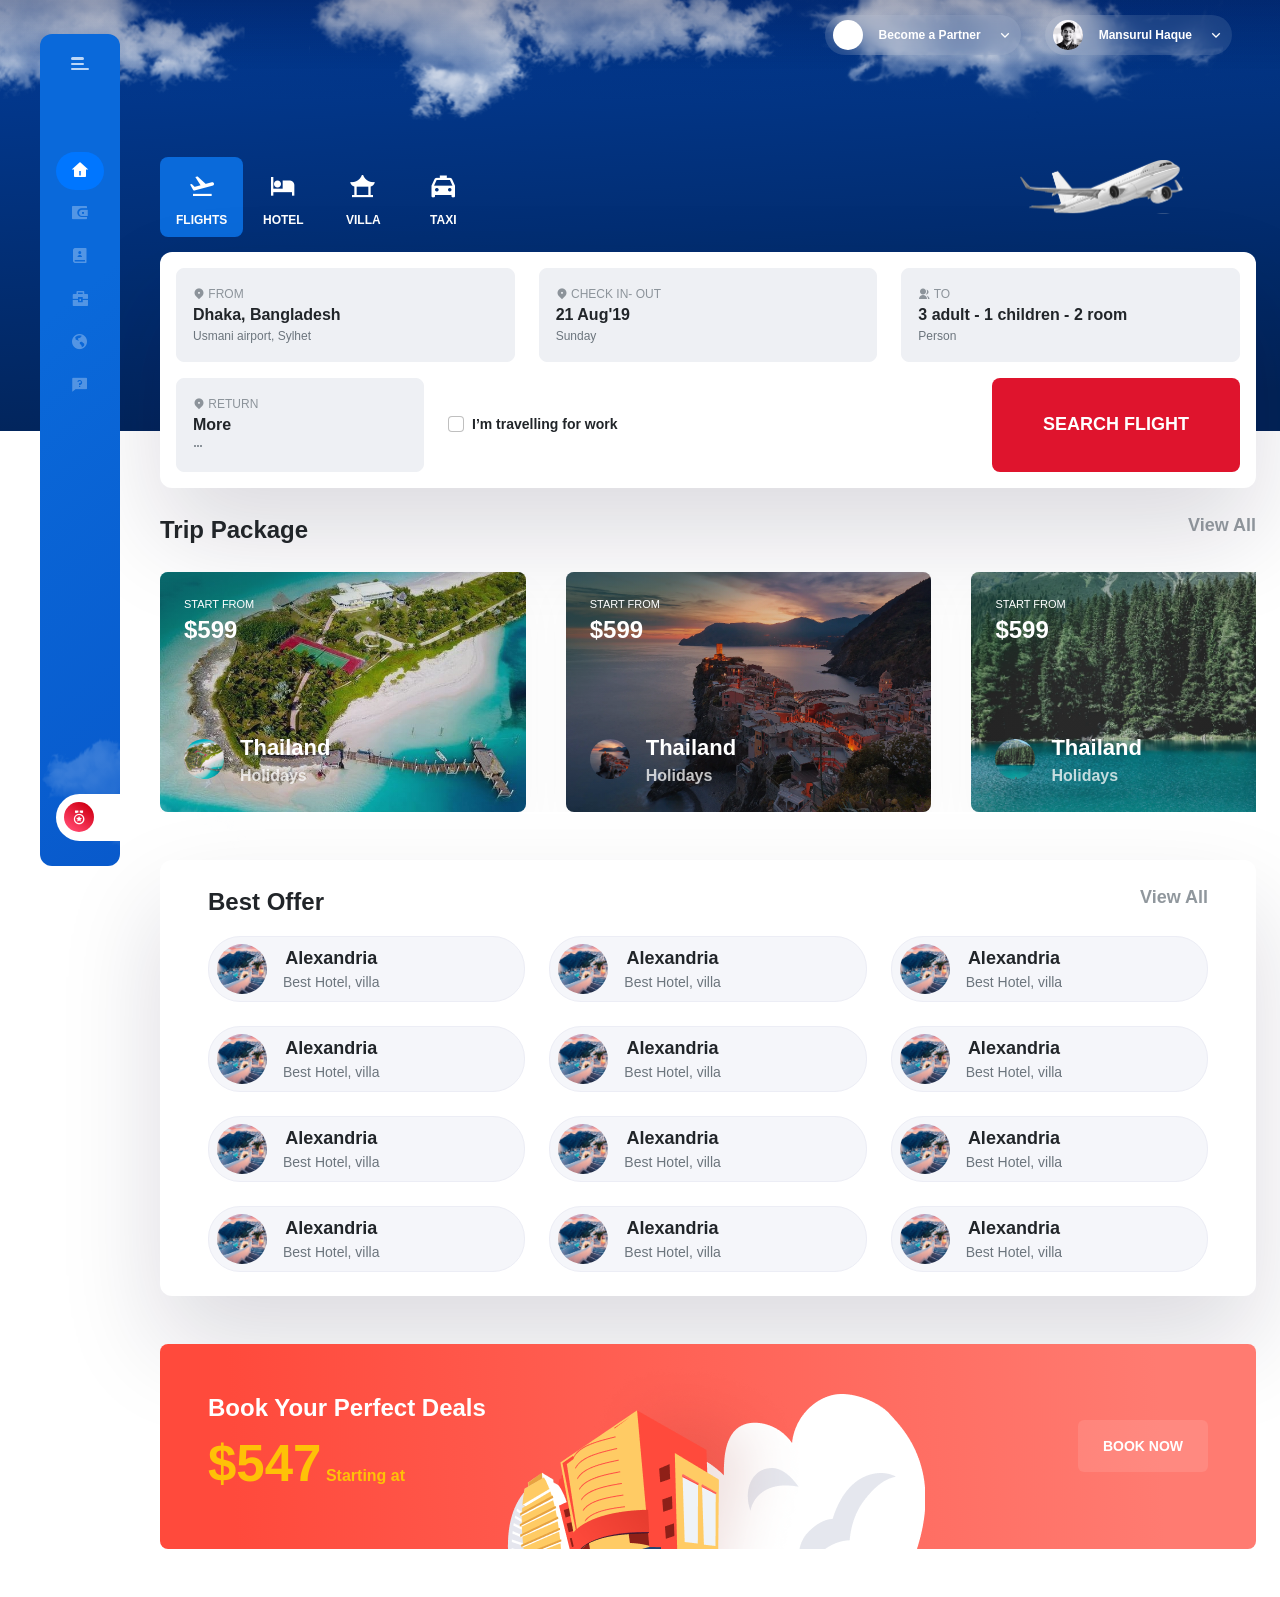
<file: dashboard.html>
<!DOCTYPE html>
<html lang="en">

<head>
    <meta charset="UTF-8">
    <meta name="viewport" content="width=device-width, initial-scale=1.0">
    <title>aTeam</title>
    <link rel="stylesheet" href="./assets/pluggins/bootstrap/css/bootstrap.min.css">
    <link rel="stylesheet" href="https://cdn.jsdelivr.net/npm/swiper@11/swiper-bundle.min.css" />

    <link rel="stylesheet" href="./assets/pluggins/remixicon/remixicon.css">
    <link rel="stylesheet" href="./assets/css/style.css">
    <link rel="stylesheet" href="./assets/css/util.css">

</head>

<body class="">
    <div class="position-absolute top-0 left-0 w-full top_image">
        <img class="w-full h-full object-cover" src="./assets/images/Big.svg" alt="top_img">
    </div>
    <!-- Sidebar Start -->
    <div class="app-sidebar__overlay active" data-bs-toggle="sidebar"></div>
    <nav class="sidebar close">
        <div class="side_header d-flex justify-content-between align-items-center h-25px">
            <div class="brand">
                <img src="./assets/images/brand/Logo.png" alt="logo">
            </div>
            <div class="hamburger hov-pointer">
                <span class="line"></span>
                <span class="line"></span>
                <span class="line"></span>
            </div>
        </div>

        <div class="menu-bar">
            <div class="menu">
                <ul class="menu-links ps-0">
                    <li class="nav-link">
                        <a href="dashboard.html">
                            <i class="ri-home-4-fill icon"></i>
                            <span class="text nav-text">Home</span>
                            <span class="tooltip">Home</span>
                        </a>
                    </li>

                    <li class="nav-link">
                        <a href="#">
                            <i class="ri-wallet-3-fill icon"></i>
                            <span class="text nav-text">Wallet</span>
                            <span class="tooltip">Wallet</span>
                        </a>
                    </li>
                    <li class="nav-link">
                        <a href="#">
                            <i class="ri-contacts-book-2-fill icon"></i>
                            <span class="text nav-text">Booking</span>
                            <span class="tooltip">Booking</span>
                        </a>
                    </li>
                    <li class="nav-link">
                        <a href="#">
                            <i class="ri-briefcase-4-fill icon"></i>
                            <span class="text nav-text">Business</span>
                            <span class="tooltip">Business</span>
                        </a>
                    </li>
                    <li class="nav-link">
                        <a href="#">
                            <i class="ri-earth-fill icon"></i>
                            <span class="text nav-text">Explore</span>
                            <span class="tooltip">Explore</span>
                        </a>
                    </li>
                    <li class="nav-link">
                        <a href="#">
                            <i class="ri-questionnaire-fill icon"></i>
                            <span class="text nav-text">Support</span>
                            <span class="tooltip">Support</span>
                        </a>
                    </li>
                </ul>
            </div>

            <div class="bottom-content overflow-hidden">
                <div class="w-170">
                    <a href="#" class="bg-white rounded-5 d-flex justify-content-between p-2">
                        <div class="flex gap-2">
                            <div class="h-30 w-30 rounded-circle bc-icon flex-c-m">
                                <i class="ri-medal-line text-white"></i>
                            </div>
                            <div class="flex-col">
                                <p class="fs-11 fw-bolder text-black">Get Premium</p>
                                <p class="fs-10 text-muted">$39/m</p>
                            </div>
                        </div>
                        <i class="ri-eject-fill text-muted fs-16 rotate-90"></i>
                    </a>
                </div>
            </div>
        </div>
        <div class="h-130 pos-absolute bottom-0 left-0 w-full bottom-sibar-img">
            <img class="object-center object-cover" src="./assets/images/Image.svg" alt="">
        </div>
    </nav>

    <!-- Sidebar End  -->
    <header>
        <div class="navbar px-5">
            <div class="navbar_container flex justify-content-end gap-4">
                <div
                    class="dropdown h-40 rounded-5 bg-white bg-opacity-10 flex justify-content-between align-items-center gap-3 p-2 blur">
                    <div class="h-30 w-30 rounded-circle bg-white"></div>
                    <p class="fs-12 fw-semibold text-white">Become a Partner</p>
                    <i class="ri-arrow-down-s-line text-white"></i>
                </div>
                <div
                    class="dropdown h-40 rounded-5 bg-white bg-opacity-10 flex justify-content-between align-items-center gap-3 p-2 blur">
                    <div class="h-30 w-30 rounded-circle overflow-hidden">
                        <img class="object-center object-cover w-full" src="./assets/images/user.png" alt="">
                    </div>
                    <p class="fs-12 fw-semibold text-white">Mansurul Haque</p>
                    <i class="ri-arrow-down-s-line text-white"></i>
                </div>
            </div>
        </div>
    </header>

    <div class="overlay_section"></div>
    <main class="home">



        <div class="content pe-0 pe-md-4 pb-5">
            <div class="container-fluid mt-5 px-md-0">
                <ul class="nav nav-tabs animated-dash" id="myTabs" role="tablist">
                    <li class="nav-item" role="presentation">
                        <button class="nav-link flex-col-c-m gap-1 active" id="tab1-tab" data-bs-toggle="tab"
                            data-bs-target="#tab1" type="button" role="tab" aria-controls="tab1" aria-selected="true">
                            <i class="ri-flight-takeoff-line fs-28"></i>
                            <p class="fs-12 fw-bold text-uppercase">flights</p>
                        </button>
                    </li>
                    <li class="nav-item" role="presentation">
                        <button class="nav-link flex-col-c-m gap-1" id="tab2-tab" data-bs-toggle="tab"
                            data-bs-target="#tab2" type="button" role="tab" aria-controls="tab2" aria-selected="false">
                            <i class="ri-hotel-bed-fill fs-28"></i>
                            <p class="fs-12 fw-bold text-uppercase">hotel</p>
                        </button>
                    </li>
                    <li class="nav-item" role="presentation">
                        <button class="nav-link flex-col-c-m gap-1" id="tab3-tab" data-bs-toggle="tab"
                            data-bs-target="#tab3" type="button" role="tab" aria-controls="tab3" aria-selected="false">
                            <i class="ri-ancient-pavilion-fill fs-28"></i>
                            <p class="fs-12 fw-bold text-uppercase">villa</p>
                        </button>
                    </li>
                    <li class="nav-item" role="presentation">
                        <button class="nav-link flex-col-c-m gap-1" id="tab4-tab" data-bs-toggle="tab"
                            data-bs-target="#tab4" type="button" role="tab" aria-controls="tab4" aria-selected="false">
                            <i class="ri-taxi-fill fs-28"></i>
                            <p class="fs-12 fw-bold text-uppercase">Taxi</p>
                        </button>
                    </li>
                </ul>
                <div class="row mt-3 animated-dash">
                    <div class="col-12">
                        <div class="wrapper_section p-3">
                            <div class="tab-content" id="myTabsContent">
                                <div class="tab-pane fade show active" id="tab1" role="tabpanel"
                                    aria-labelledby="tab1-tab">
                                    <div class="flex-col gap-3">
                                        <div class="row g-4">
                                            <div class="col-xl-4">
                                                <div class="text-card flex-col p-3">
                                                    <p class="fs-12 text-muted opacity-75 text-uppercase"><i
                                                            class="ri-map-pin-2-fill"></i> FROM</p>
                                                    <p class="fs-16 fw-bolder">Dhaka, Bangladesh</p>
                                                    <p class="fs-12 text-muted">Usmani airport, Sylhet</p>
                                                </div>
                                            </div>
                                            <div class="col-xl-4">
                                                <div class="text-card flex-col p-3">
                                                    <p class="fs-12 text-muted opacity-75 text-uppercase"><i
                                                            class="ri-map-pin-2-fill"></i> Check In- out</p>
                                                    <p class="fs-16 fw-bolder">21 Aug'19</p>
                                                    <p class="fs-12 text-muted">Sunday</p>
                                                </div>
                                            </div>
                                            <div class="col-xl-4">
                                                <div class="text-card flex-col p-3">
                                                    <p class="fs-12 text-muted opacity-75 text-uppercase"><i
                                                            class="ri-group-fill"></i> TO</p>
                                                    <p class="fs-16 fw-bolder">3 adult - 1 children - 2 room</p>
                                                    <p class="fs-12 text-muted">Person</p>
                                                </div>
                                            </div>
                                        </div>
                                        <div class="row g-4">
                                            <div class="col-xl-3">
                                                <div class="text-card flex-col p-3">
                                                    <p class="fs-12 text-muted opacity-75 text-uppercase"><i
                                                            class="ri-map-pin-2-fill"></i> return</p>
                                                    <p class="fs-16 fw-bolder">More</p>
                                                    <p class="fs-12 text-muted"><i class="ri-more-fill"></i></p>
                                                </div>
                                            </div>
                                            <div class="col-xl-6 flex-m">
                                                <div class="form-check">
                                                    <input class="form-check-input" type="checkbox" value=""
                                                        id="flexCheckDefault">
                                                    <label class="form-check-label fs-14 fw-semibold"
                                                        for="flexCheckDefault">
                                                        I’m travelling for work
                                                    </label>
                                                </div>
                                            </div>
                                            <div class="col-xl-3">
                                                <a href="./search.html"
                                                    class="w-full flex-c-m h-full button-booking fs-18 fw-bolder text-uppercase text-white">
                                                    search flight
                                                </a>
                                            </div>
                                        </div>
                                    </div>
                                </div>
                                <div class="tab-pane fade" id="tab2" role="tabpanel" aria-labelledby="tab2-tab">
                                    <div class="flex-col gap-3">
                                        <div class="row g-4">
                                            <div class="col-xl-4">
                                                <div class="text-card flex-col p-3">
                                                    <p class="fs-12 text-muted opacity-75 text-uppercase"><i
                                                            class="ri-map-pin-2-fill"></i> FROM</p>
                                                    <p class="fs-16 fw-bolder">Dhaka, Bangladesh</p>
                                                    <p class="fs-12 text-muted">Usmani airport, Sylhet</p>
                                                </div>
                                            </div>
                                            <div class="col-xl-4">
                                                <div class="text-card flex-col p-3">
                                                    <p class="fs-12 text-muted opacity-75 text-uppercase"><i
                                                            class="ri-map-pin-2-fill"></i> Check In- out</p>
                                                    <p class="fs-16 fw-bolder">21 Aug'19</p>
                                                    <p class="fs-12 text-muted">Sunday</p>
                                                </div>
                                            </div>
                                            <div class="col-xl-4">
                                                <div class="text-card flex-col p-3">
                                                    <p class="fs-12 text-muted opacity-75 text-uppercase"><i
                                                            class="ri-group-fill"></i> TO</p>
                                                    <p class="fs-16 fw-bolder">3 adult - 1 children - 2 room</p>
                                                    <p class="fs-12 text-muted">Person</p>
                                                </div>
                                            </div>
                                        </div>
                                        <div class="row">
                                            <div class="col-xl-3">
                                                <div class="text-card flex-col p-3">
                                                    <p class="fs-12 text-muted opacity-75 text-uppercase"><i
                                                            class="ri-map-pin-2-fill"></i> return</p>
                                                    <p class="fs-16 fw-bolder">More</p>
                                                    <p class="fs-12 text-muted"><i class="ri-more-fill"></i></p>
                                                </div>
                                            </div>
                                            <div class="col-xl-6 flex-m">
                                                <div class="form-check">
                                                    <input class="form-check-input" type="checkbox" value=""
                                                        id="flexCheckDefault">
                                                    <label class="form-check-label fs-14 fw-semibold"
                                                        for="flexCheckDefault">
                                                        I’m travelling for work
                                                    </label>
                                                </div>
                                            </div>
                                            <div class="col-xl-3">
                                                <a href="./search.html"
                                                    class="w-full flex-c-m h-full button-booking fs-18 fw-bolder text-uppercase text-white">
                                                    search hotel
                                                </a>
                                            </div>
                                        </div>
                                    </div>
                                </div>
                                <div class="tab-pane fade" id="tab3" role="tabpanel" aria-labelledby="tab3-tab">
                                    <div class="flex-col gap-3">
                                        <div class="row g-4">
                                            <div class="col-xl-4">
                                                <div class="text-card flex-col p-3">
                                                    <p class="fs-12 text-muted opacity-75 text-uppercase"><i
                                                            class="ri-map-pin-2-fill"></i> FROM</p>
                                                    <p class="fs-16 fw-bolder">Dhaka, Bangladesh</p>
                                                    <p class="fs-12 text-muted">Usmani airport, Sylhet</p>
                                                </div>
                                            </div>
                                            <div class="col-xl-4">
                                                <div class="text-card flex-col p-3">
                                                    <p class="fs-12 text-muted opacity-75 text-uppercase"><i
                                                            class="ri-map-pin-2-fill"></i> Check In- out</p>
                                                    <p class="fs-16 fw-bolder">21 Aug'19</p>
                                                    <p class="fs-12 text-muted">Sunday</p>
                                                </div>
                                            </div>
                                            <div class="col-xl-4">
                                                <div class="text-card flex-col p-3">
                                                    <p class="fs-12 text-muted opacity-75 text-uppercase"><i
                                                            class="ri-group-fill"></i> TO</p>
                                                    <p class="fs-16 fw-bolder">3 adult - 1 children - 2 room</p>
                                                    <p class="fs-12 text-muted">Person</p>
                                                </div>
                                            </div>
                                        </div>
                                        <div class="row g-4">
                                            <div class="col-xl-3">
                                                <div class="text-card flex-col p-3">
                                                    <p class="fs-12 text-muted opacity-75 text-uppercase"><i
                                                            class="ri-map-pin-2-fill"></i> return</p>
                                                    <p class="fs-16 fw-bolder">More</p>
                                                    <p class="fs-12 text-muted"><i class="ri-more-fill"></i></p>
                                                </div>
                                            </div>
                                            <div class="col-xl-6 flex-m">
                                                <div class="form-check">
                                                    <input class="form-check-input" type="checkbox" value=""
                                                        id="flexCheckDefault">
                                                    <label class="form-check-label fs-14 fw-semibold"
                                                        for="flexCheckDefault">
                                                        I’m travelling for work
                                                    </label>
                                                </div>
                                            </div>
                                            <div class="col-xl-3">
                                                <a href="./search.html"
                                                    class="w-full flex-c-m h-full button-booking fs-18 fw-bolder text-uppercase text-white">
                                                    search villa
                                                </a>
                                            </div>
                                        </div>
                                    </div>
                                </div>
                                <div class="tab-pane fade" id="tab4" role="tabpanel" aria-labelledby="tab4-tab">
                                    <div class="flex-col gap-3">
                                        <div class="row">
                                            <div class="col-xl-4">
                                                <div class="text-card flex-col p-3">
                                                    <p class="fs-12 text-muted opacity-75 text-uppercase"><i
                                                            class="ri-map-pin-2-fill"></i> FROM</p>
                                                    <p class="fs-16 fw-bolder">Dhaka, Bangladesh</p>
                                                    <p class="fs-12 text-muted">Usmani airport, Sylhet</p>
                                                </div>
                                            </div>
                                            <div class="col-xl-4">
                                                <div class="text-card flex-col p-3">
                                                    <p class="fs-12 text-muted opacity-75 text-uppercase"><i
                                                            class="ri-map-pin-2-fill"></i> Check In- out</p>
                                                    <p class="fs-16 fw-bolder">21 Aug'19</p>
                                                    <p class="fs-12 text-muted">Sunday</p>
                                                </div>
                                            </div>
                                            <div class="col-xl-4">
                                                <div class="text-card flex-col p-3">
                                                    <p class="fs-12 text-muted opacity-75 text-uppercase"><i
                                                            class="ri-group-fill"></i> TO</p>
                                                    <p class="fs-16 fw-bolder">3 adult - 1 children - 2 room</p>
                                                    <p class="fs-12 text-muted">Person</p>
                                                </div>
                                            </div>
                                        </div>
                                        <div class="row">
                                            <div class="col-xl-3">
                                                <div class="text-card flex-col p-3">
                                                    <p class="fs-12 text-muted opacity-75 text-uppercase"><i
                                                            class="ri-map-pin-2-fill"></i> return</p>
                                                    <p class="fs-16 fw-bolder">More</p>
                                                    <p class="fs-12 text-muted"><i class="ri-more-fill"></i></p>
                                                </div>
                                            </div>
                                            <div class="col-xl-6 flex-m">
                                                <div class="form-check">
                                                    <input class="form-check-input" type="checkbox" value=""
                                                        id="flexCheckDefault">
                                                    <label class="form-check-label fs-14 fw-semibold"
                                                        for="flexCheckDefault">
                                                        I’m travelling for work
                                                    </label>
                                                </div>
                                            </div>
                                            <div class="col-xl-3">
                                                <a href="./search.html"
                                                    class="w-full flex-c-m h-full button-booking fs-18 fw-bolder text-uppercase text-white">
                                                    search taxi
                                                </a>
                                            </div>
                                        </div>
                                    </div>
                                </div>
                            </div>
                        </div>
                    </div>
                </div>
                <div class="row mt-4 animated-dash">
                    <div class="col-12">
                        <div class="slider-section flex-col gap-4">
                            <div class="row">
                                <div class="flex justify-content-between">
                                    <p class="title_div fs-24 fw-bolder">Trip Package</p>
                                    <a href="" class="text-muted opacity-75 fs-18 fw-semibold">View All</a>
                                </div>
                            </div>
                            <div class="row">
                                <div class="col-12">
                                    <!-- Slider main container -->
                                    <div class="swiper">
                                        <!-- Additional required wrapper -->
                                        <div class="swiper-wrapper">
                                            <!-- Slides -->
                                            <div class="swiper-slide">
                                                <div class="slidercard p-4 flex-col justify-content-between">
                                                    <div class="sliderimg">
                                                        <img class="w-full h-full object-center object-cover"
                                                            src="./assets/images/slide1.webp" alt="">
                                                    </div>

                                                    <div class="flex-col text-white">
                                                        <p class="fs-11 fw-normal text-uppercase">Start from </p>
                                                        <p class="fs-24 fw-bolder">$599</p>
                                                    </div>
                                                    <div class="flex-m gap-3">
                                                        <div class="rounded-circle w-40 h-40 overflow-hidden">
                                                            <img class="w-full h-full object-center object-cover"
                                                                src="./assets/images/slide1.webp" alt="">
                                                        </div>
                                                        <div class="text-white">
                                                            <p class="fs-22 fw-bolder">Thailand</p>
                                                            <p class="fs-16 fw-semibold textmuted opacity-75">Holidays
                                                            </p>
                                                        </div>
                                                    </div>
                                                </div>
                                            </div>
                                            <div class="swiper-slide">
                                                <div class="slidercard p-4 flex-col justify-content-between">
                                                    <div class="sliderimg">
                                                        <img class="w-full h-full object-center object-cover"
                                                            src="./assets/images/slide2.webp" alt="">
                                                    </div>

                                                    <div class="flex-col text-white">
                                                        <p class="fs-11 fw-normal text-uppercase">Start from </p>
                                                        <p class="fs-24 fw-bolder">$599</p>
                                                    </div>
                                                    <div class="flex-m gap-3">
                                                        <div class="rounded-circle w-40 h-40 overflow-hidden">
                                                            <img class="w-full h-full object-center object-cover"
                                                                src="./assets/images/slide2.webp" alt="">
                                                        </div>
                                                        <div class="text-white">
                                                            <p class="fs-22 fw-bolder">Thailand</p>
                                                            <p class="fs-16 fw-semibold textmuted opacity-75">Holidays
                                                            </p>
                                                        </div>
                                                    </div>
                                                </div>
                                            </div>
                                            <div class="swiper-slide">
                                                <div class="slidercard p-4 flex-col justify-content-between">
                                                    <div class="sliderimg">
                                                        <img class="w-full h-full object-center object-cover"
                                                            src="./assets/images/slide3.webp" alt="">
                                                    </div>

                                                    <div class="flex-col text-white">
                                                        <p class="fs-11 fw-normal text-uppercase">Start from </p>
                                                        <p class="fs-24 fw-bolder">$599</p>
                                                    </div>
                                                    <div class="flex-m gap-3">
                                                        <div class="rounded-circle w-40 h-40 overflow-hidden">
                                                            <img class="w-full h-full object-center object-cover"
                                                                src="./assets/images/slide3.webp" alt="">
                                                        </div>
                                                        <div class="text-white">
                                                            <p class="fs-22 fw-bolder">Thailand</p>
                                                            <p class="fs-16 fw-semibold textmuted opacity-75">Holidays
                                                            </p>
                                                        </div>
                                                    </div>
                                                </div>
                                            </div>
                                            <div class="swiper-slide">
                                                <div class="slidercard p-4 flex-col justify-content-between">
                                                    <div class="sliderimg">
                                                        <img class="w-full h-full object-center object-cover"
                                                            src="./assets/images/slide1.webp" alt="">
                                                    </div>

                                                    <div class="flex-col text-white">
                                                        <p class="fs-11 fw-normal text-uppercase">Start from </p>
                                                        <p class="fs-24 fw-bolder">$599</p>
                                                    </div>
                                                    <div class="flex-m gap-3">
                                                        <div class="rounded-circle w-40 h-40 overflow-hidden">
                                                            <img class="w-full h-full object-center object-cover"
                                                                src="./assets/images/slide1.webp" alt="">
                                                        </div>
                                                        <div class="text-white">
                                                            <p class="fs-22 fw-bolder">Thailand</p>
                                                            <p class="fs-16 fw-semibold textmuted opacity-75">Holidays
                                                            </p>
                                                        </div>
                                                    </div>
                                                </div>
                                            </div>
                                        </div>
                                    </div>
                                </div>
                            </div>
                        </div>
                    </div>
                </div>
                <div class="row mt-5 animated-dash">
                    <div class="col-12">
                        <div class="wrapper_section px-5 py-4 flex-col gap-3">
                            <div class="row">
                                <div class="flex justify-content-between">
                                    <p class="title_div fs-24 fw-bolder">Best Offer</p>
                                    <a href="" class="text-muted opacity-75 fs-18 fw-semibold">View All</a>
                                </div>
                            </div>
                            <div class="row g-4">
                                <div class="col-md-4 col-xxl-3">
                                    <div class="boffer_card rounded-5 px-2 flex-m gap-3">
                                        <div class="rounded-circle h-50px w-50px overflow-hidden">
                                            <img src="./assets/images/villa1.png"
                                                class="object-center object-cover w-full h-full" alt="">
                                        </div>
                                        <div class="flex-col-c">
                                            <p class="fs-18 fw-bold">Alexandria</p>
                                            <p class="fs-14 fw-normal text-muted">Best Hotel, villa</p>
                                        </div>
                                    </div>
                                </div>
                                <div class="col-md-4 col-xxl-3">
                                    <div class="boffer_card rounded-5 px-2 flex-m gap-3">
                                        <div class="rounded-circle h-50px w-50px overflow-hidden">
                                            <img src="./assets/images/villa1.png"
                                                class="object-center object-cover w-full h-full" alt="">
                                        </div>
                                        <div class="flex-col-c">
                                            <p class="fs-18 fw-bold">Alexandria</p>
                                            <p class="fs-14 fw-normal text-muted">Best Hotel, villa</p>
                                        </div>
                                    </div>
                                </div>
                                <div class="col-md-4 col-xxl-3">
                                    <div class="boffer_card rounded-5 px-2 flex-m gap-3">
                                        <div class="rounded-circle h-50px w-50px overflow-hidden">
                                            <img src="./assets/images/villa1.png"
                                                class="object-center object-cover w-full h-full" alt="">
                                        </div>
                                        <div class="flex-col-c">
                                            <p class="fs-18 fw-bold">Alexandria</p>
                                            <p class="fs-14 fw-normal text-muted">Best Hotel, villa</p>
                                        </div>
                                    </div>
                                </div>
                                <div class="col-md-4 col-xxl-3">
                                    <div class="boffer_card rounded-5 px-2 flex-m gap-3">
                                        <div class="rounded-circle h-50px w-50px overflow-hidden">
                                            <img src="./assets/images/villa1.png"
                                                class="object-center object-cover w-full h-full" alt="">
                                        </div>
                                        <div class="flex-col-c">
                                            <p class="fs-18 fw-bold">Alexandria</p>
                                            <p class="fs-14 fw-normal text-muted">Best Hotel, villa</p>
                                        </div>
                                    </div>
                                </div>
                                <div class="col-md-4 col-xxl-3">
                                    <div class="boffer_card rounded-5 px-2 flex-m gap-3">
                                        <div class="rounded-circle h-50px w-50px overflow-hidden">
                                            <img src="./assets/images/villa1.png"
                                                class="object-center object-cover w-full h-full" alt="">
                                        </div>
                                        <div class="flex-col-c">
                                            <p class="fs-18 fw-bold">Alexandria</p>
                                            <p class="fs-14 fw-normal text-muted">Best Hotel, villa</p>
                                        </div>
                                    </div>
                                </div>
                                <div class="col-md-4 col-xxl-3">
                                    <div class="boffer_card rounded-5 px-2 flex-m gap-3">
                                        <div class="rounded-circle h-50px w-50px overflow-hidden">
                                            <img src="./assets/images/villa1.png"
                                                class="object-center object-cover w-full h-full" alt="">
                                        </div>
                                        <div class="flex-col-c">
                                            <p class="fs-18 fw-bold">Alexandria</p>
                                            <p class="fs-14 fw-normal text-muted">Best Hotel, villa</p>
                                        </div>
                                    </div>
                                </div>
                                <div class="col-md-4 col-xxl-3">
                                    <div class="boffer_card rounded-5 px-2 flex-m gap-3">
                                        <div class="rounded-circle h-50px w-50px overflow-hidden">
                                            <img src="./assets/images/villa1.png"
                                                class="object-center object-cover w-full h-full" alt="">
                                        </div>
                                        <div class="flex-col-c">
                                            <p class="fs-18 fw-bold">Alexandria</p>
                                            <p class="fs-14 fw-normal text-muted">Best Hotel, villa</p>
                                        </div>
                                    </div>
                                </div>
                                <div class="col-md-4 col-xxl-3">
                                    <div class="boffer_card rounded-5 px-2 flex-m gap-3">
                                        <div class="rounded-circle h-50px w-50px overflow-hidden">
                                            <img src="./assets/images/villa1.png"
                                                class="object-center object-cover w-full h-full" alt="">
                                        </div>
                                        <div class="flex-col-c">
                                            <p class="fs-18 fw-bold">Alexandria</p>
                                            <p class="fs-14 fw-normal text-muted">Best Hotel, villa</p>
                                        </div>
                                    </div>
                                </div>
                                <div class="col-md-4 col-xxl-3">
                                    <div class="boffer_card rounded-5 px-2 flex-m gap-3">
                                        <div class="rounded-circle h-50px w-50px overflow-hidden">
                                            <img src="./assets/images/villa1.png"
                                                class="object-center object-cover w-full h-full" alt="">
                                        </div>
                                        <div class="flex-col-c">
                                            <p class="fs-18 fw-bold">Alexandria</p>
                                            <p class="fs-14 fw-normal text-muted">Best Hotel, villa</p>
                                        </div>
                                    </div>
                                </div>
                                <div class="col-md-4 col-xxl-3">
                                    <div class="boffer_card rounded-5 px-2 flex-m gap-3">
                                        <div class="rounded-circle h-50px w-50px overflow-hidden">
                                            <img src="./assets/images/villa1.png"
                                                class="object-center object-cover w-full h-full" alt="">
                                        </div>
                                        <div class="flex-col-c">
                                            <p class="fs-18 fw-bold">Alexandria</p>
                                            <p class="fs-14 fw-normal text-muted">Best Hotel, villa</p>
                                        </div>
                                    </div>
                                </div>
                                <div class="col-md-4 col-xxl-3">
                                    <div class="boffer_card rounded-5 px-2 flex-m gap-3">
                                        <div class="rounded-circle h-50px w-50px overflow-hidden">
                                            <img src="./assets/images/villa1.png"
                                                class="object-center object-cover w-full h-full" alt="">
                                        </div>
                                        <div class="flex-col-c">
                                            <p class="fs-18 fw-bold">Alexandria</p>
                                            <p class="fs-14 fw-normal text-muted">Best Hotel, villa</p>
                                        </div>
                                    </div>
                                </div>
                                <div class="col-md-4 col-xxl-3">
                                    <div class="boffer_card rounded-5 px-2 flex-m gap-3">
                                        <div class="rounded-circle h-50px w-50px overflow-hidden">
                                            <img src="./assets/images/villa1.png"
                                                class="object-center object-cover w-full h-full" alt="">
                                        </div>
                                        <div class="flex-col-c">
                                            <p class="fs-18 fw-bold">Alexandria</p>
                                            <p class="fs-14 fw-normal text-muted">Best Hotel, villa</p>
                                        </div>
                                    </div>
                                </div>
                            </div>
                        </div>
                    </div>
                </div>
                <div class="row mt-5 animated-dash">
                    <div class="col-12">
                        <div class="wrapper-bittom flex-col-c-sm flex-sb-m p-5">
                            <img class="" src="./assets/images/Illustration.png" alt="">
                            <div>
                                <p class="fs-24 fw-bold text-white">Book Your Perfect Deals</p>
                                <p><span class="text-warning fs-51 fw-bolder">$547</span> <span
                                        class="fs-16 fw-semibold text-warning">Starting at</span></p>
                            </div>
                            <button
                                class="h-52 w-130 btn text-uppercase text-white fs-14 fw-bold bg-white bg-opacity-10">
                                book now
                            </button>
                        </div>
                    </div>
                </div>
            </div>

        </div>
    </main>

    <div class="preloader">
        <span class="loader"></span>
    </div>
    <script src="./assets/pluggins/jquery/jquery-3.6.3.min.js"></script>
    <script src="./assets/pluggins/bootstrap/js/bootstrap.bundle.min.js"></script>
    <script src="https://cdn.jsdelivr.net/npm/swiper@11/swiper-bundle.min.js"></script>
    <script src="./assets/pluggins/scrollreveal/scrollreveal.js"></script>
    <script src="./assets/js/index.js"></script>

    <script>

        var swiper2 = new Swiper(".swiper", {
            // direction: "horizontal",
            // slidesPerView: 1,
            freeMode: true,
            loop: false,
            slidesPerView: 3,
            spaceBetween: 40,
            // slidesOffsetAfter: 10,
            // slidesOffsetBefore: 10,
            autoHeight: true,
            calculateHeight: true,
            // centeredSlides: true,
            // Responsive breakpoints
            breakpoints: {
                // when window width is >= 320px
                320: {
                    slidesPerView: 1,
                    spaceBetween: 10
                },
                // when window width is >= 480px
                480: {
                    slidesPerView: 1,
                    spaceBetween: 10
                },
                // when window width is >= 640px
                640: {
                    slidesPerView: 1,
                    spaceBetween: 10,
                },
                // when window width is >= 1024
                1024: {
                    slidesPerView: 2.8,
                    spaceBetween: 40,
                },
            },
            // mousewheel: {
            //     releaseOnEdges: true,
            // },


        });
    </script>

</body>

</html>
</file>
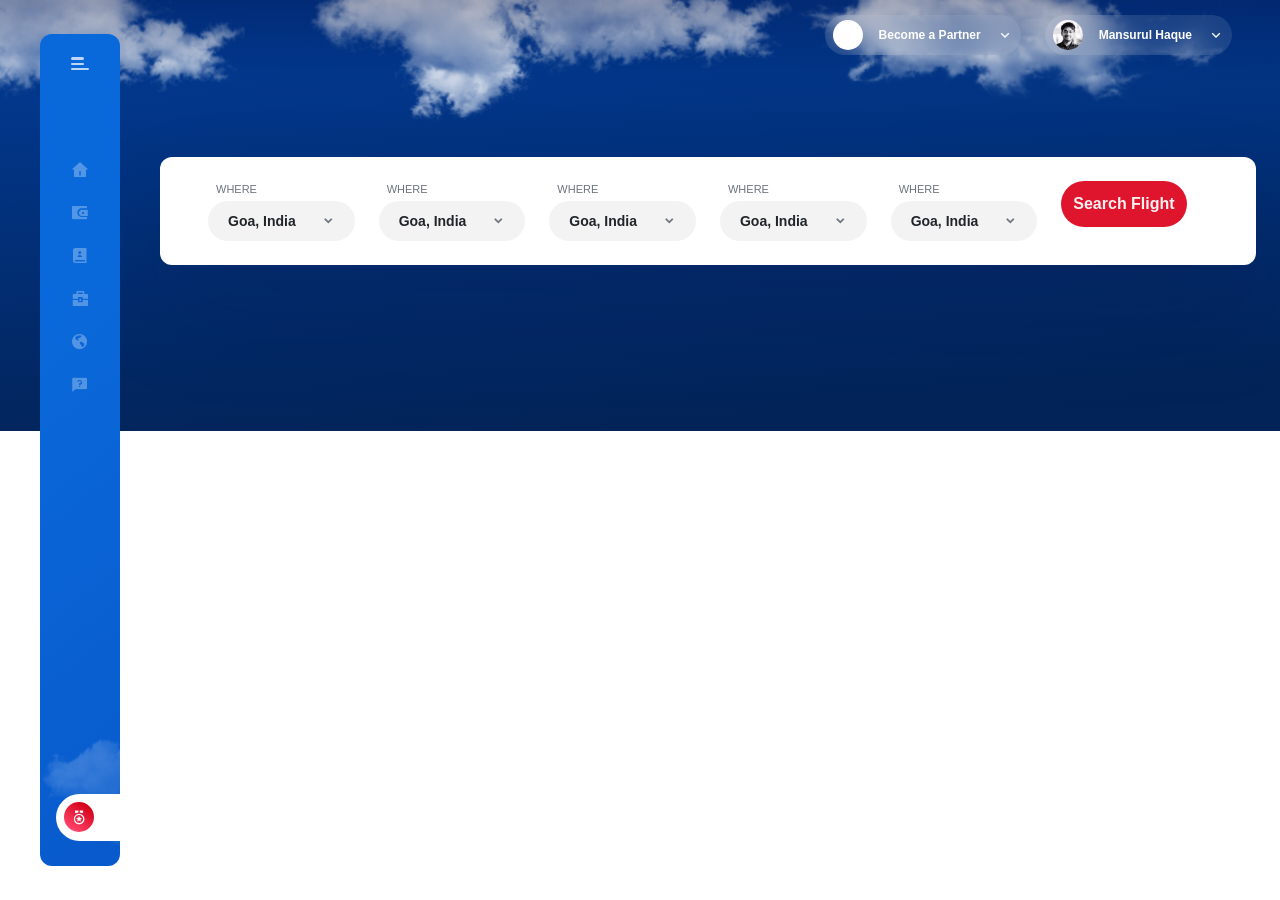
<file: search.html>
<!DOCTYPE html>
<html lang="en">

<head>
    <meta charset="UTF-8">
    <meta name="viewport" content="width=device-width, initial-scale=1.0">
    <title>aTeam</title>
    <link rel="stylesheet" href="./assets/pluggins/bootstrap/css/bootstrap.min.css">
    <link rel="stylesheet" href="https://cdn.jsdelivr.net/npm/swiper@11/swiper-bundle.min.css" />

    <link rel="stylesheet" href="./assets/pluggins/remixicon/remixicon.css">
    <link rel="stylesheet" href="./assets/css/style.css">
    <link rel="stylesheet" href="./assets/css/util.css">

</head>

<body class="">
    <div class="position-absolute top-0 left-0 w-full top_image">
        <img class="w-full h-full object-cover" src="./assets/images/Big.svg" alt="top_img">
    </div>
    <!-- Sidebar Start -->
    <div class="app-sidebar__overlay active" data-bs-toggle="sidebar"></div>
    <nav class="sidebar close">
        <div class="side_header d-flex justify-content-between align-items-center h-25px">
            <div class="brand">
                <img src="./assets/images/brand/Logo.png" alt="logo">
            </div>
            <div class="hamburger hov-pointer">
                <span class="line"></span>
                <span class="line"></span>
                <span class="line"></span>
            </div>
        </div>

        <div class="menu-bar">
            <div class="menu">
                <ul class="menu-links ps-0">
                    <li class="nav-link">
                        <a href="dashboard.html">
                            <i class="ri-home-4-fill icon"></i>
                            <span class="text nav-text">Home</span>
                            <span class="tooltip">Home</span>
                        </a>
                    </li>

                    <li class="nav-link">
                        <a href="#">
                            <i class="ri-wallet-3-fill icon"></i>
                            <span class="text nav-text">Wallet</span>
                            <span class="tooltip">Wallet</span>
                        </a>
                    </li>
                    <li class="nav-link">
                        <a href="#">
                            <i class="ri-contacts-book-2-fill icon"></i>
                            <span class="text nav-text">Booking</span>
                            <span class="tooltip">Booking</span>
                        </a>
                    </li>
                    <li class="nav-link">
                        <a href="#">
                            <i class="ri-briefcase-4-fill icon"></i>
                            <span class="text nav-text">Business</span>
                            <span class="tooltip">Business</span>
                        </a>
                    </li>
                    <li class="nav-link">
                        <a href="#">
                            <i class="ri-earth-fill icon"></i>
                            <span class="text nav-text">Explore</span>
                            <span class="tooltip">Explore</span>
                        </a>
                    </li>
                    <li class="nav-link">
                        <a href="#">
                            <i class="ri-questionnaire-fill icon"></i>
                            <span class="text nav-text">Support</span>
                            <span class="tooltip">Support</span>
                        </a>
                    </li>
                </ul>
            </div>

            <div class="bottom-content overflow-hidden">
                <div class="w-170">
                    <a href="#" class="bg-white rounded-5 d-flex justify-content-between p-2">
                        <div class="flex gap-2">
                            <div class="h-30 w-30 rounded-circle bc-icon flex-c-m">
                                <i class="ri-medal-line text-white"></i>
                            </div>
                            <div class="flex-col">
                                <p class="fs-11 fw-bolder text-black">Get Premium</p>
                                <p class="fs-10 text-muted">$39/m</p>
                            </div>
                        </div>
                        <i class="ri-eject-fill text-muted fs-16 rotate-90"></i>
                    </a>
                </div>
            </div>
        </div>
        <div class="h-130 pos-absolute bottom-0 left-0 w-full bottom-sibar-img">
            <img class="object-center object-cover" src="./assets/images/Image.svg" alt="">
        </div>
    </nav>

    <!-- Sidebar End  -->
    <header>
        <div class="navbar px-5">
            <div class="navbar_container flex justify-content-end gap-4">
                <div
                    class="dropdown h-40 rounded-5 bg-white bg-opacity-10 flex justify-content-between align-items-center gap-3 p-2 blur">
                    <div class="h-30 w-30 rounded-circle bg-white"></div>
                    <p class="fs-12 fw-semibold text-white">Become a Partner</p>
                    <i class="ri-arrow-down-s-line text-white"></i>
                </div>
                <div
                    class="dropdown h-40 rounded-5 bg-white bg-opacity-10 flex justify-content-between align-items-center gap-3 p-2 blur">
                    <div class="h-30 w-30 rounded-circle overflow-hidden">
                        <img class="object-center object-cover w-full" src="./assets/images/user.png" alt="">
                    </div>
                    <p class="fs-12 fw-semibold text-white">Mansurul Haque</p>
                    <i class="ri-arrow-down-s-line text-white"></i>
                </div>
            </div>
        </div>
    </header>

    <div class="overlay_section"></div>
    <main class="home">



        <div class="content pe-0 pe-md-4 pb-5">
            <div class="container-fluid mt-5 px-md-0">
                
                <div class="row mt-5 animated-dash">
                    <div class="col-12">
                        <div class="wrapper_section px-5 py-4 flex-col gap-3">
                            <div class="row g-4">
                                <div class="col-md-2">
                                    <div class="select-menu">
                                        <p class="fs-11 ps-2 mb-1 text-muted text-opacity-75 text-uppercase">Where</p>
                                        <div class="select-btn">
                                          <span class="sBtn-text">Goa, India</span>
                                          <i class="ri-arrow-down-s-line text-muted text-opacity-10"></i>
                                        </div>
                                      
                                        <ul class="options">
                                          <li class="option">
                                            <i class="bx bxl-instagram-alt" style="color: #E1306C;"></i>
                                            <span class="option-text">Option 1</span>
                                          </li>
                                          <li class="option">
                                            <i class="bx bxl-linkedin-square" style="color: #0E76A8;"></i>
                                            <span class="option-text">Option 2</span>
                                          </li>
                                          <li class="option">
                                            <i class="bx bxl-facebook-circle" style="color: #4267B2;"></i>
                                            <span class="option-text">Option 3</span>
                                          </li>
                                          <li class="option">
                                            <i class="bx bxl-twitter" style="color: #1DA1F2;"></i>
                                            <span class="option-text">Option 4</span>
                                          </li>
                                        </ul>
                                      </div>
                                </div>
                                <div class="col-md-2">
                                    <div class="select-menu">
                                        <p class="fs-11 ps-2 mb-1 text-muted text-opacity-75 text-uppercase">Where</p>
                                        <div class="select-btn">
                                          <span class="sBtn-text">Goa, India</span>
                                          <i class="ri-arrow-down-s-line text-muted text-opacity-10"></i>
                                        </div>
                                      
                                        <ul class="options">
                                          <li class="option">
                                            <i class="bx bxl-instagram-alt" style="color: #E1306C;"></i>
                                            <span class="option-text">Option 1</span>
                                          </li>
                                          <li class="option">
                                            <i class="bx bxl-linkedin-square" style="color: #0E76A8;"></i>
                                            <span class="option-text">Option 2</span>
                                          </li>
                                          <li class="option">
                                            <i class="bx bxl-facebook-circle" style="color: #4267B2;"></i>
                                            <span class="option-text">Option 3</span>
                                          </li>
                                          <li class="option">
                                            <i class="bx bxl-twitter" style="color: #1DA1F2;"></i>
                                            <span class="option-text">Option 4</span>
                                          </li>
                                        </ul>
                                      </div>
                                </div>
                                <div class="col-md-2">
                                    <div class="select-menu">
                                        <p class="fs-11 ps-2 mb-1 text-muted text-opacity-75 text-uppercase">Where</p>
                                        <div class="select-btn">
                                          <span class="sBtn-text">Goa, India</span>
                                          <i class="ri-arrow-down-s-line text-muted text-opacity-10"></i>
                                        </div>
                                      
                                        <ul class="options">
                                          <li class="option">
                                            <i class="bx bxl-instagram-alt" style="color: #E1306C;"></i>
                                            <span class="option-text">Option 1</span>
                                          </li>
                                          <li class="option">
                                            <i class="bx bxl-linkedin-square" style="color: #0E76A8;"></i>
                                            <span class="option-text">Option 2</span>
                                          </li>
                                          <li class="option">
                                            <i class="bx bxl-facebook-circle" style="color: #4267B2;"></i>
                                            <span class="option-text">Option 3</span>
                                          </li>
                                          <li class="option">
                                            <i class="bx bxl-twitter" style="color: #1DA1F2;"></i>
                                            <span class="option-text">Option 4</span>
                                          </li>
                                        </ul>
                                      </div>
                                </div>
                                <div class="col-md-2">
                                    <div class="select-menu">
                                        <p class="fs-11 ps-2 mb-1 text-muted text-opacity-75 text-uppercase">Where</p>
                                        <div class="select-btn">
                                          <span class="sBtn-text">Goa, India</span>
                                          <i class="ri-arrow-down-s-line text-muted text-opacity-10"></i>
                                        </div>
                                      
                                        <ul class="options">
                                          <li class="option">
                                            <i class="bx bxl-instagram-alt" style="color: #E1306C;"></i>
                                            <span class="option-text">Option 1</span>
                                          </li>
                                          <li class="option">
                                            <i class="bx bxl-linkedin-square" style="color: #0E76A8;"></i>
                                            <span class="option-text">Option 2</span>
                                          </li>
                                          <li class="option">
                                            <i class="bx bxl-facebook-circle" style="color: #4267B2;"></i>
                                            <span class="option-text">Option 3</span>
                                          </li>
                                          <li class="option">
                                            <i class="bx bxl-twitter" style="color: #1DA1F2;"></i>
                                            <span class="option-text">Option 4</span>
                                          </li>
                                        </ul>
                                      </div>
                                </div>
                                <div class="col-md-2">
                                    <div class="select-menu">
                                        <p class="fs-11 ps-2 mb-1 text-muted text-opacity-75 text-uppercase">Where</p>
                                        <div class="select-btn">
                                          <span class="sBtn-text">Goa, India</span>
                                          <i class="ri-arrow-down-s-line text-muted text-opacity-10"></i>
                                        </div>
                                      
                                        <ul class="options">
                                          <li class="option">
                                            <i class="bx bxl-instagram-alt" style="color: #E1306C;"></i>
                                            <span class="option-text">Option 1</span>
                                          </li>
                                          <li class="option">
                                            <i class="bx bxl-linkedin-square" style="color: #0E76A8;"></i>
                                            <span class="option-text">Option 2</span>
                                          </li>
                                          <li class="option">
                                            <i class="bx bxl-facebook-circle" style="color: #4267B2;"></i>
                                            <span class="option-text">Option 3</span>
                                          </li>
                                          <li class="option">
                                            <i class="bx bxl-twitter" style="color: #1DA1F2;"></i>
                                            <span class="option-text">Option 4</span>
                                          </li>
                                        </ul>
                                      </div>
                                </div>
                               <div class="col-md-2">
                                <button class="btn btn-booking-search">
                                    Search Flight
                                </button>
                               </div>
                            </div>
                        </div>
                    </div>
                </div>

                <div class="row mt-5">
                    <div class="col-md-8">

                        
                    </div>
                    <div class="col-md-4"></div>
                </div>

                
            </div>

        </div>
    </main>

    <div class="preloader">
        <span class="loader"></span>
    </div>
    <script src="./assets/pluggins/jquery/jquery-3.6.3.min.js"></script>
    <script src="./assets/pluggins/bootstrap/js/bootstrap.bundle.min.js"></script>
    <script src="https://cdn.jsdelivr.net/npm/swiper@11/swiper-bundle.min.js"></script>
    <script src="./assets/pluggins/scrollreveal/scrollreveal.js"></script>
    <script src="./assets/js/index.js"></script>

   

</body>

</html>
</file>
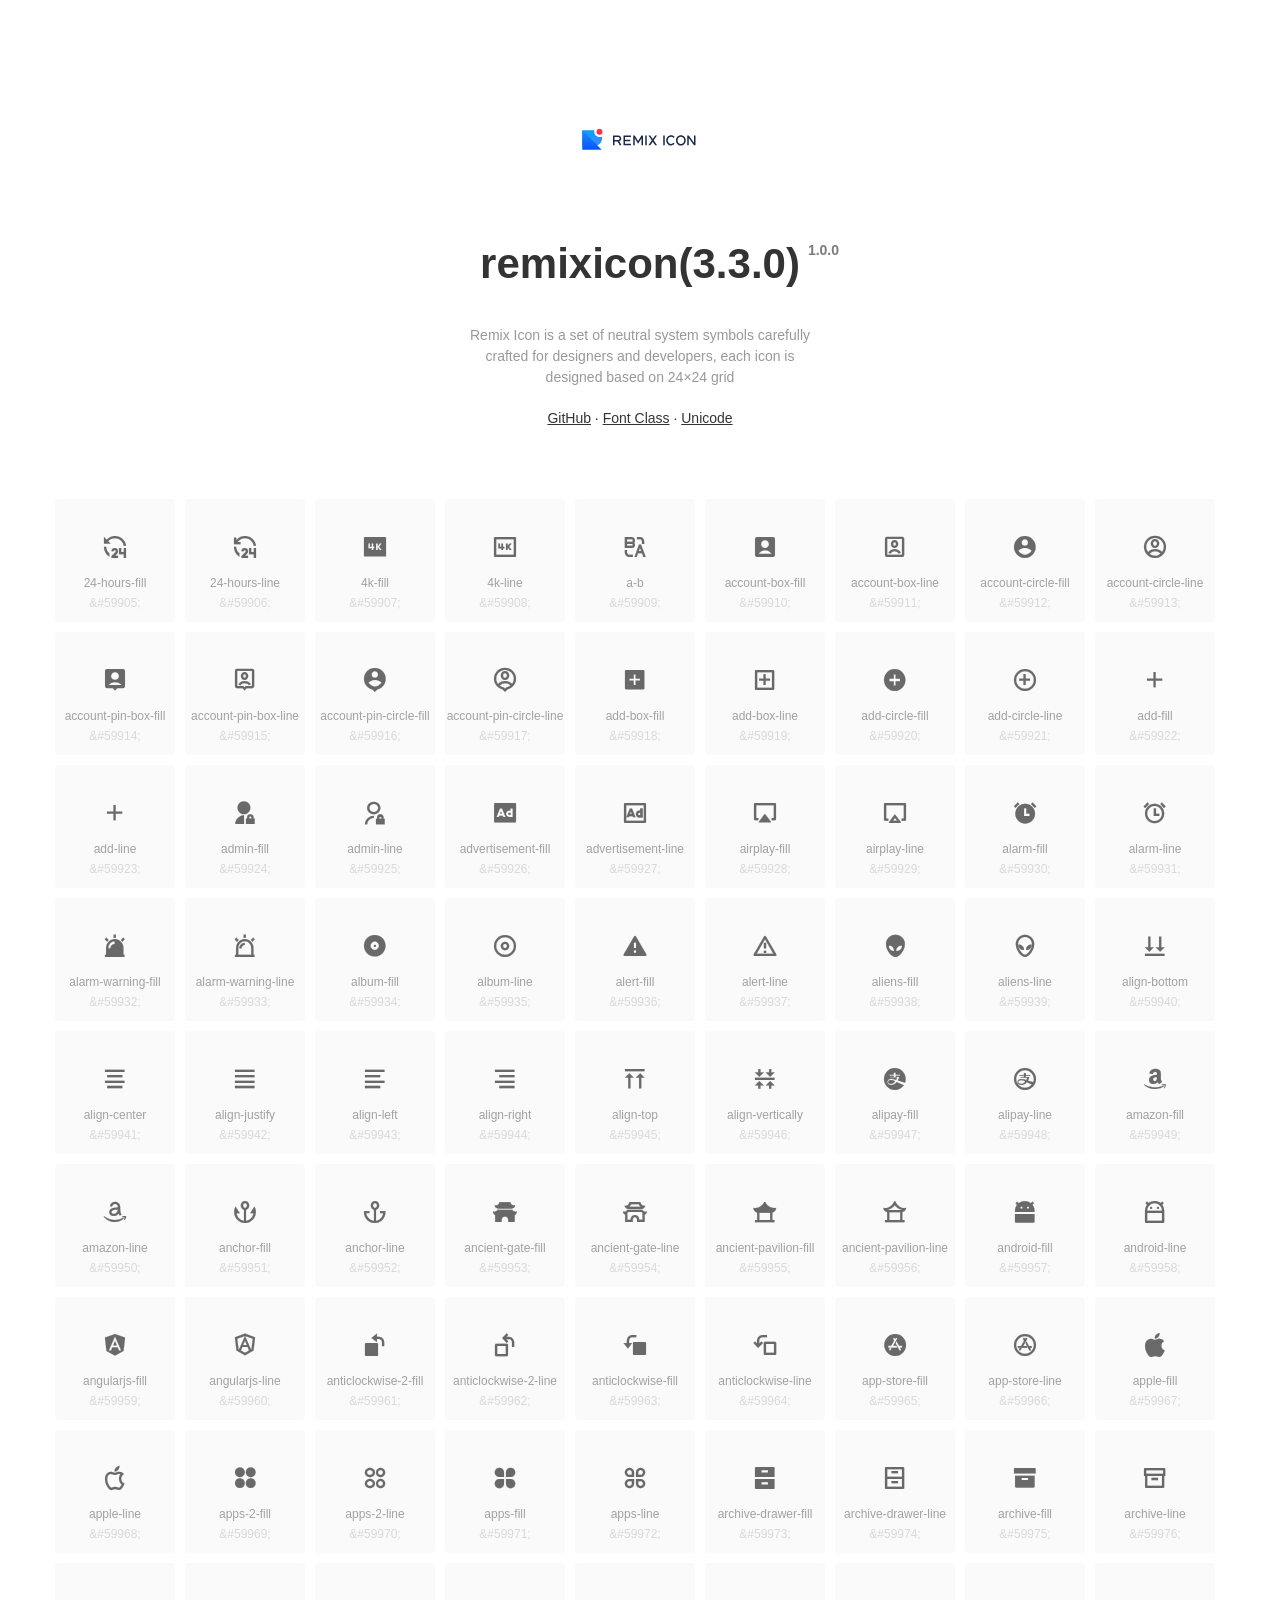
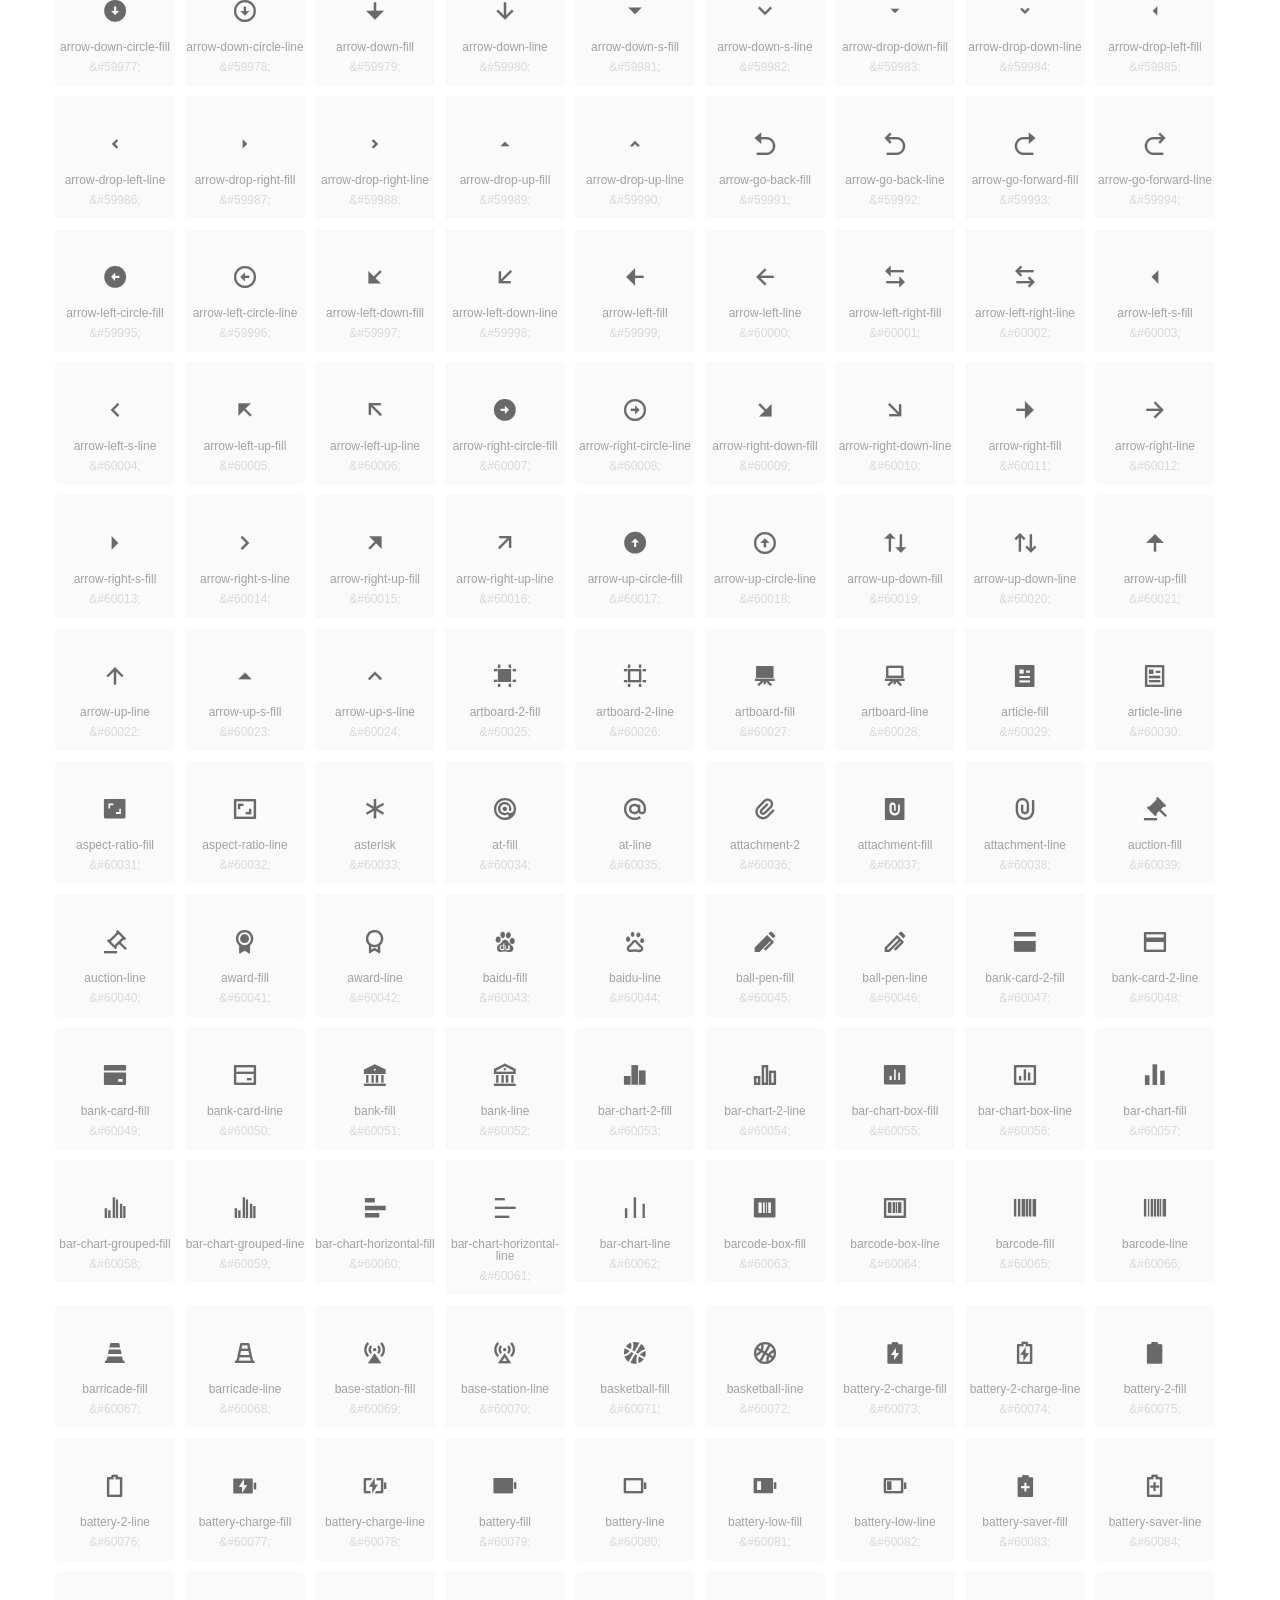
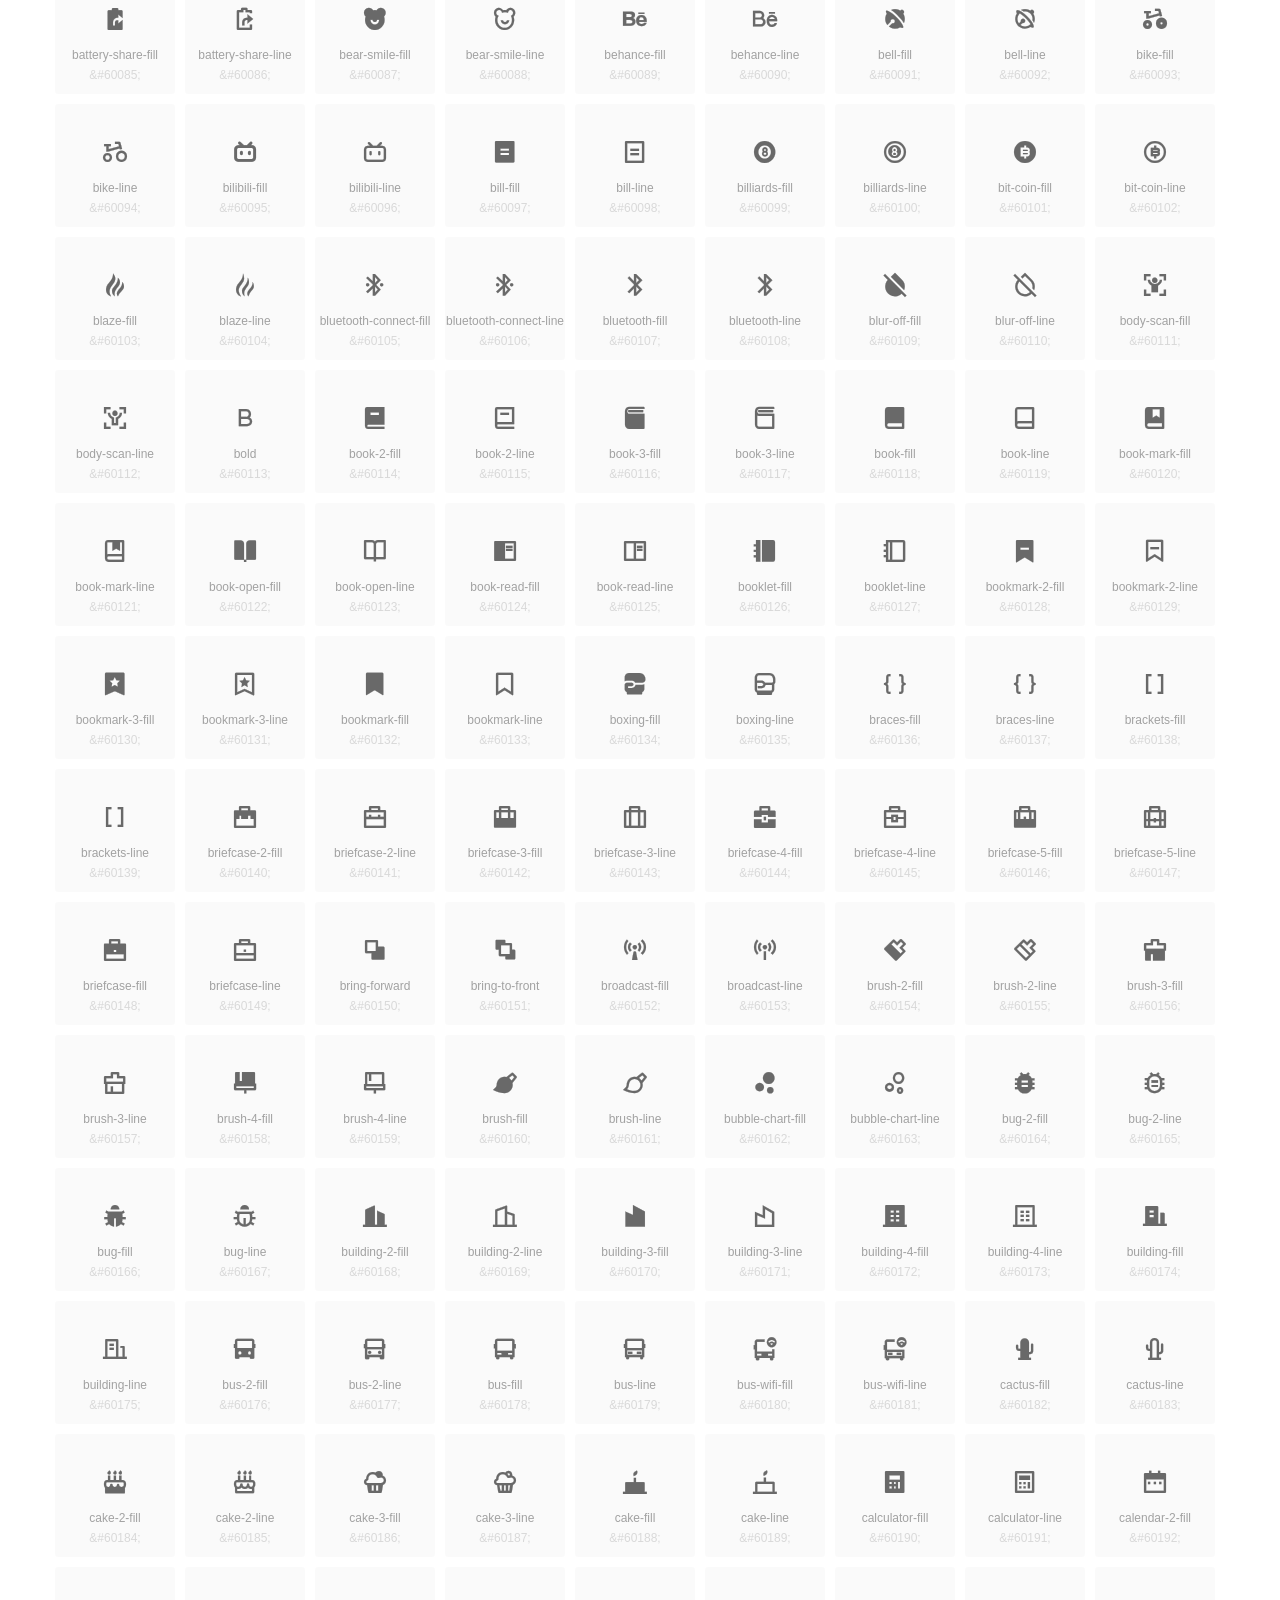
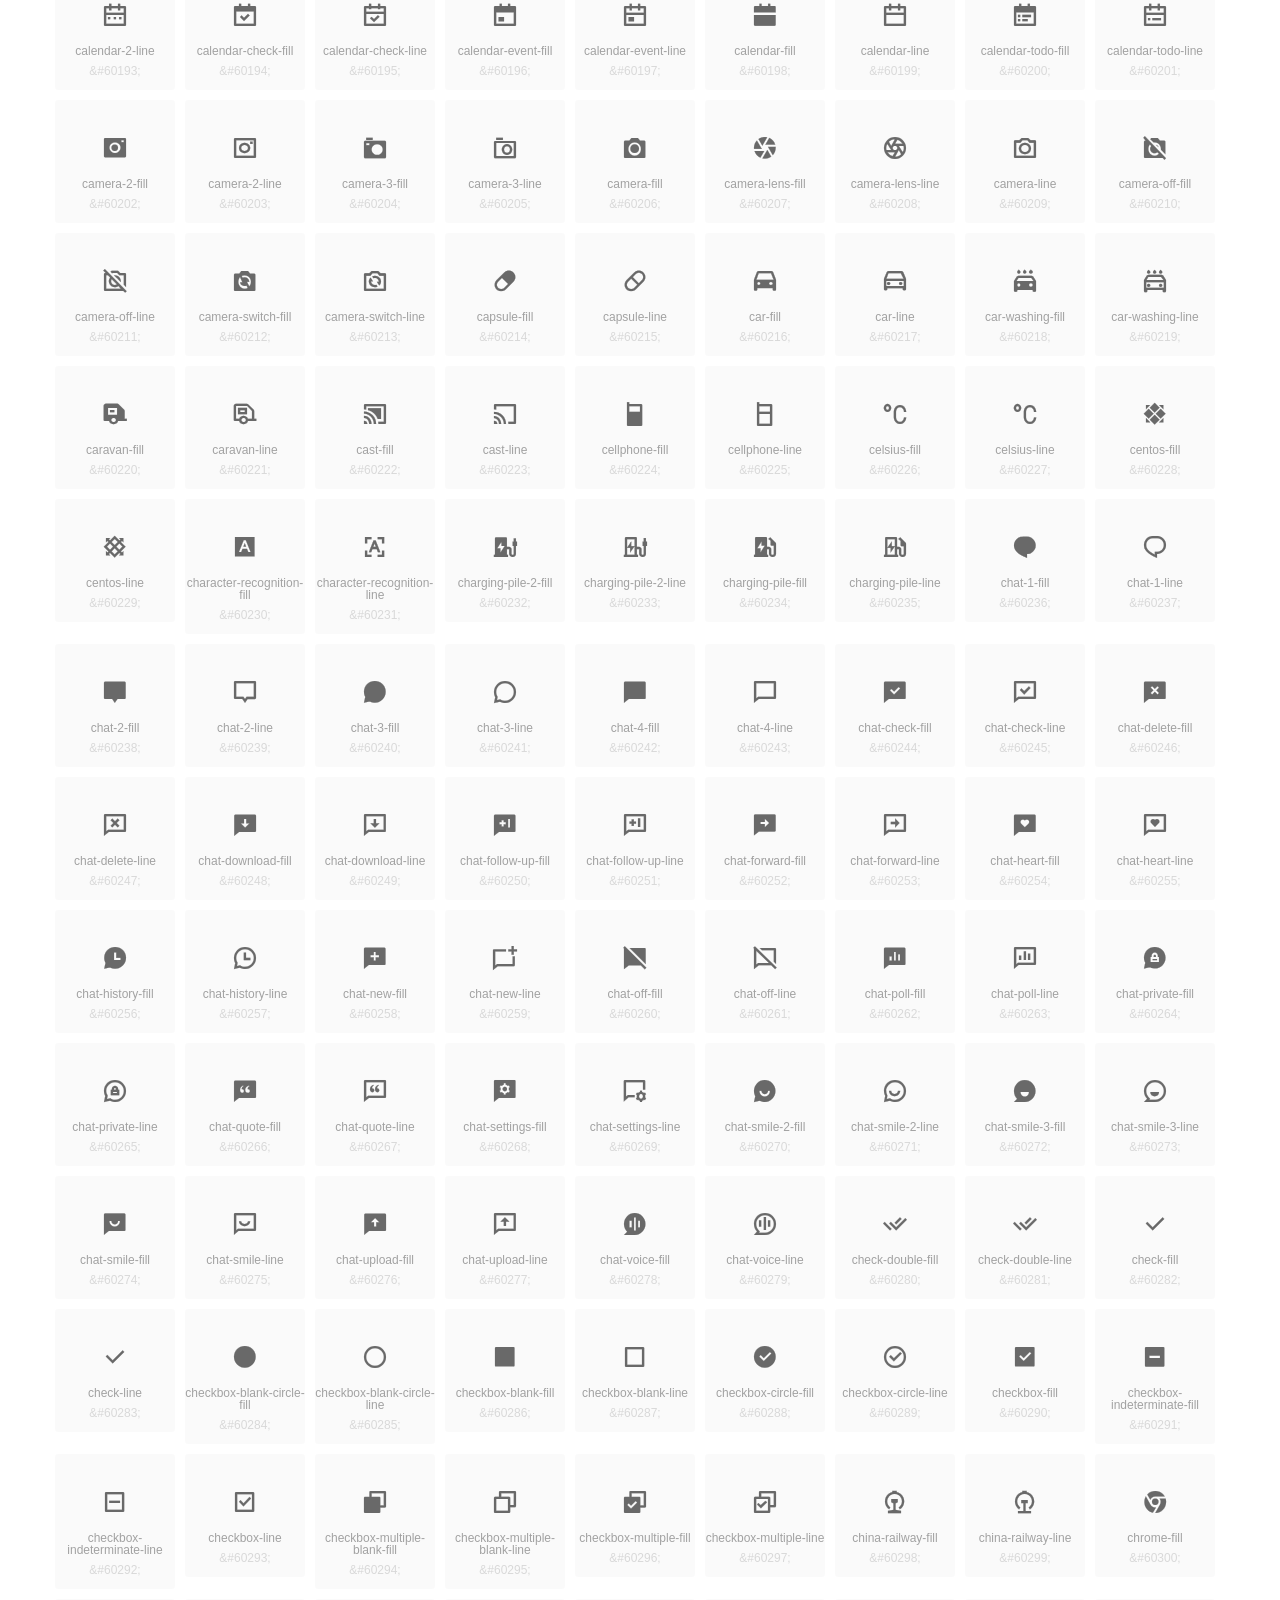
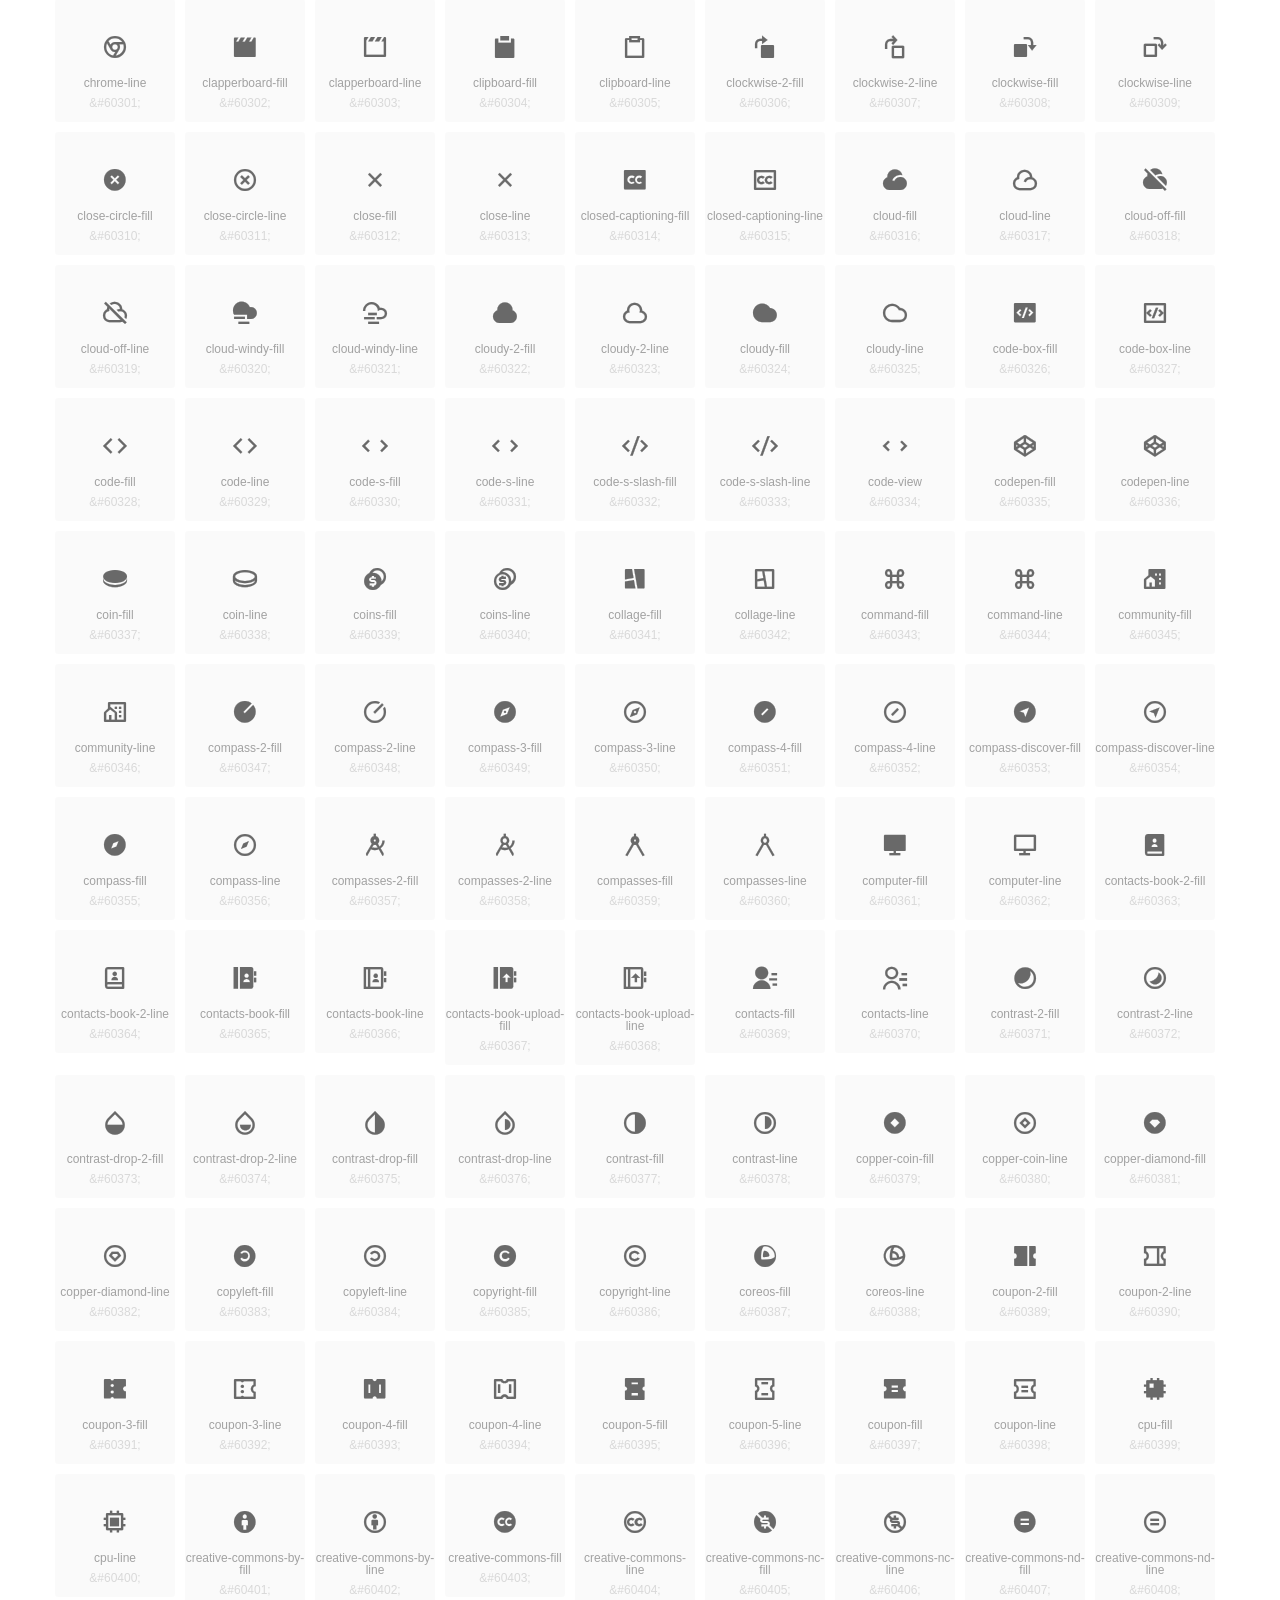
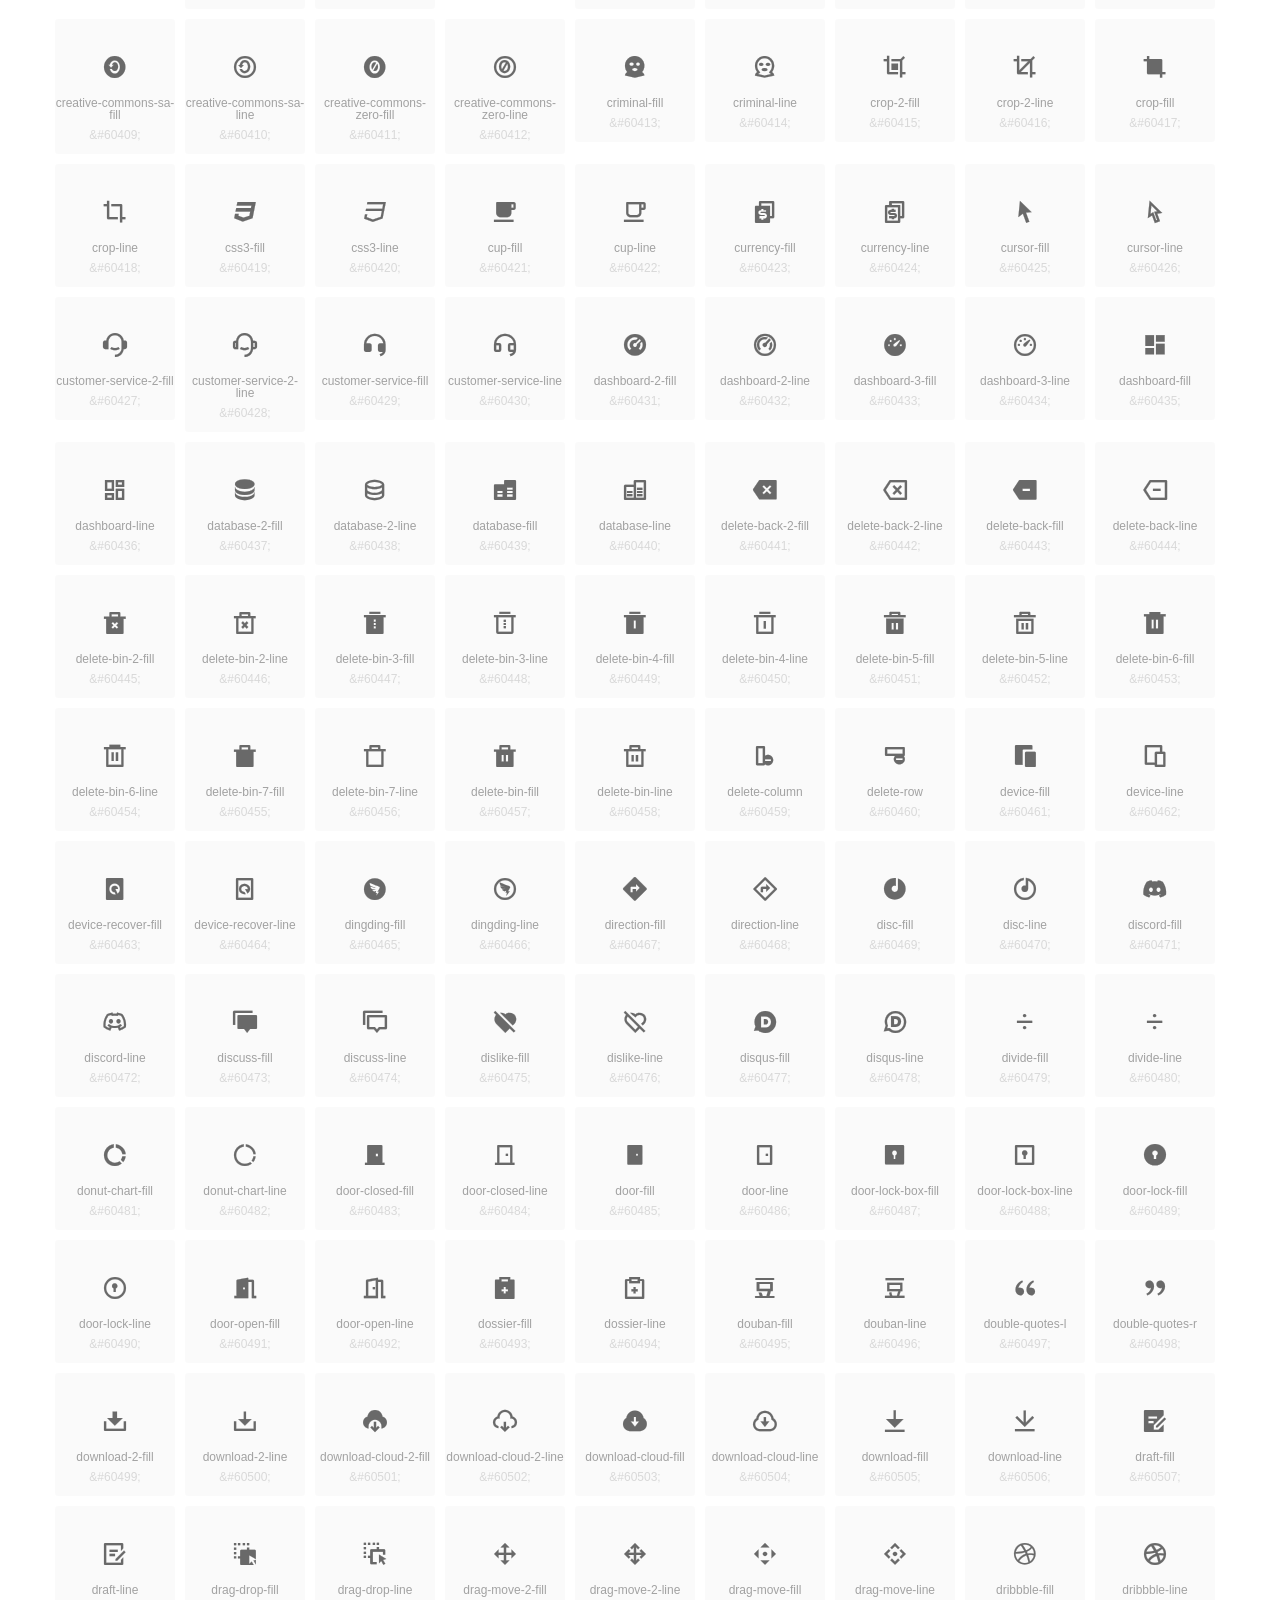
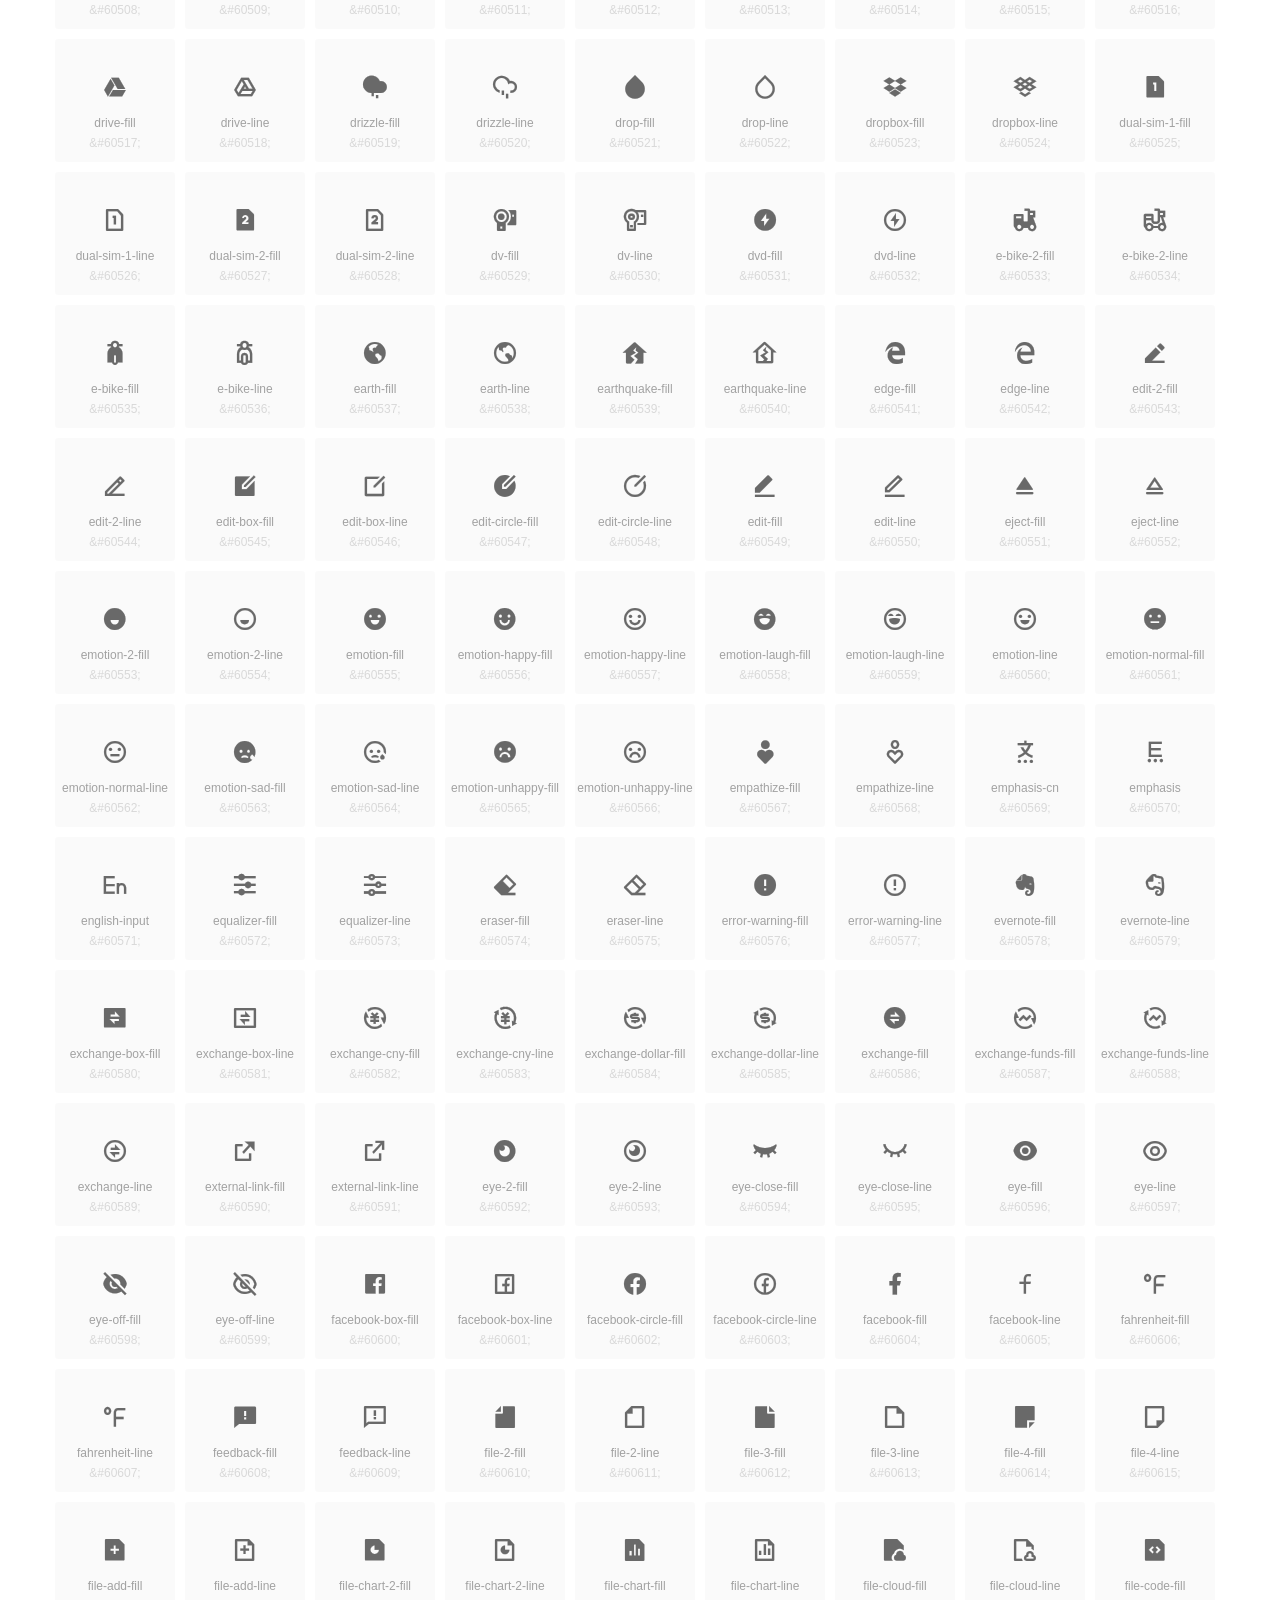
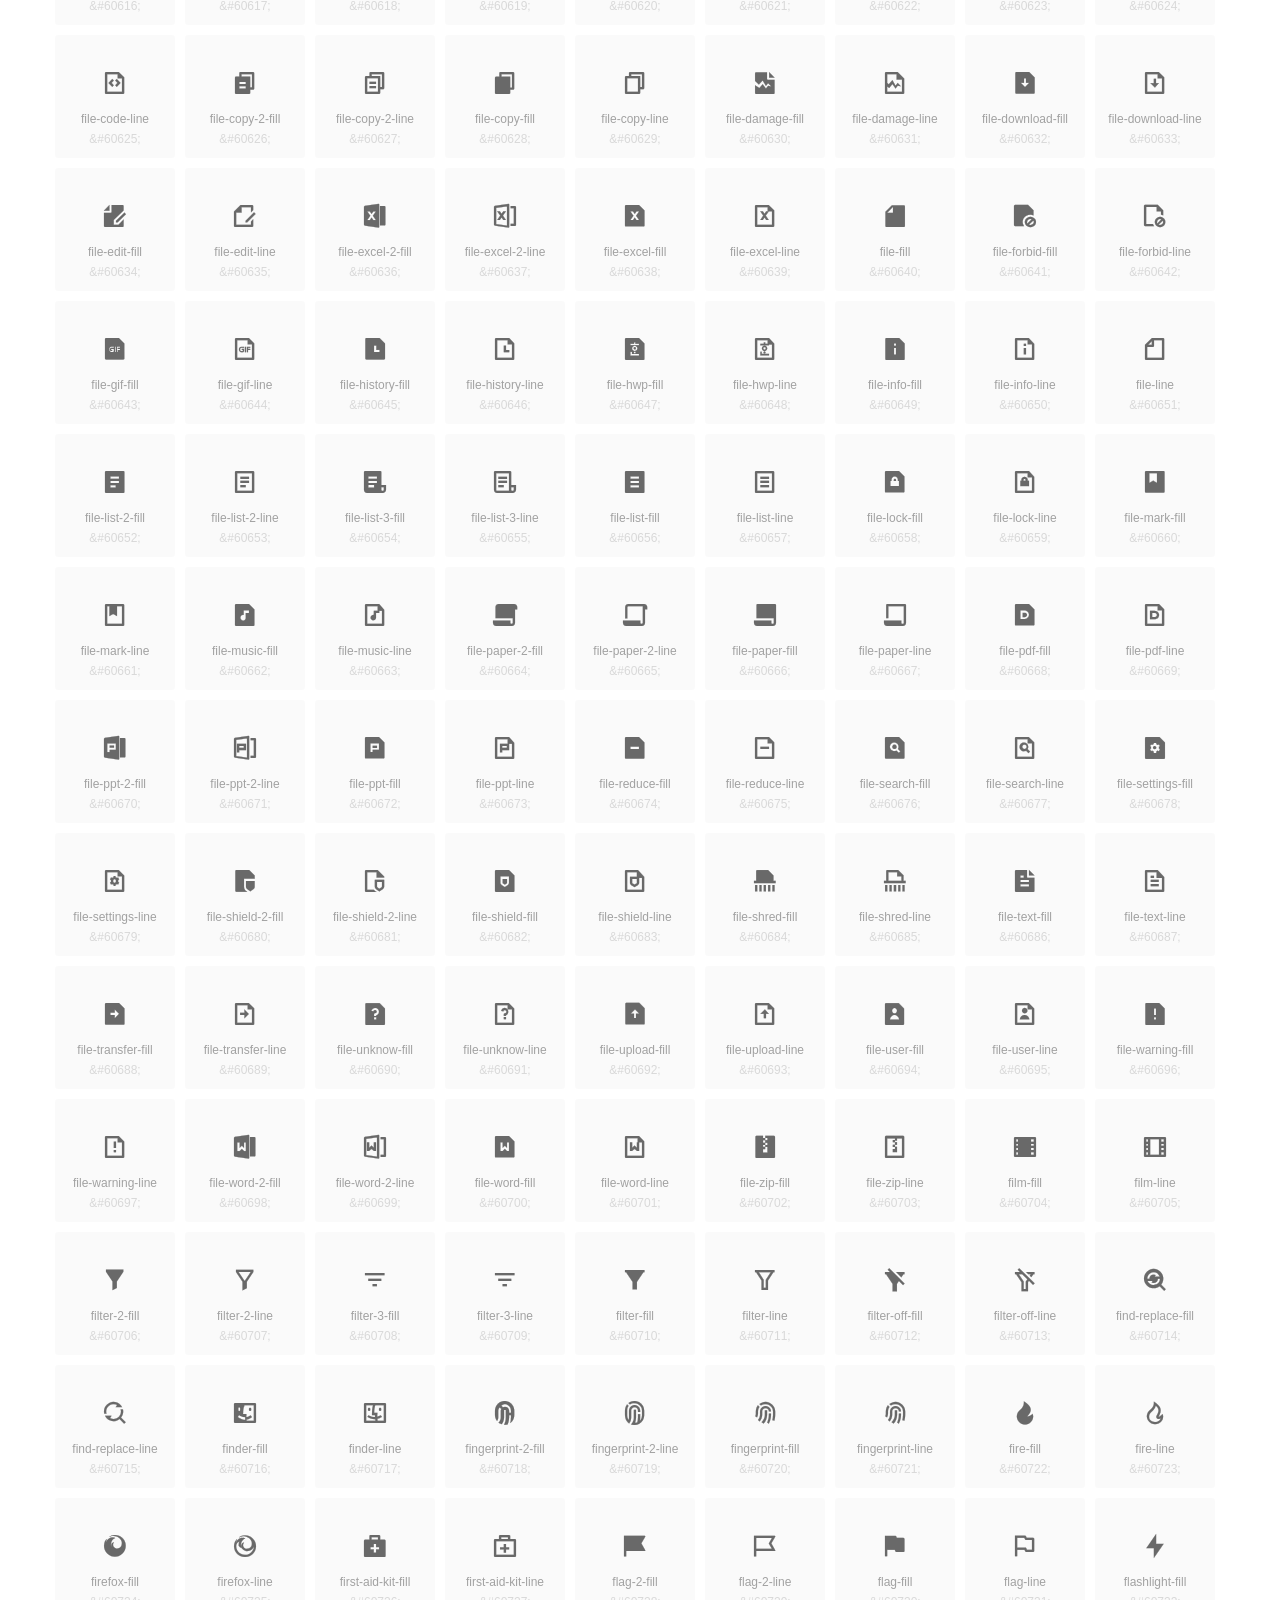
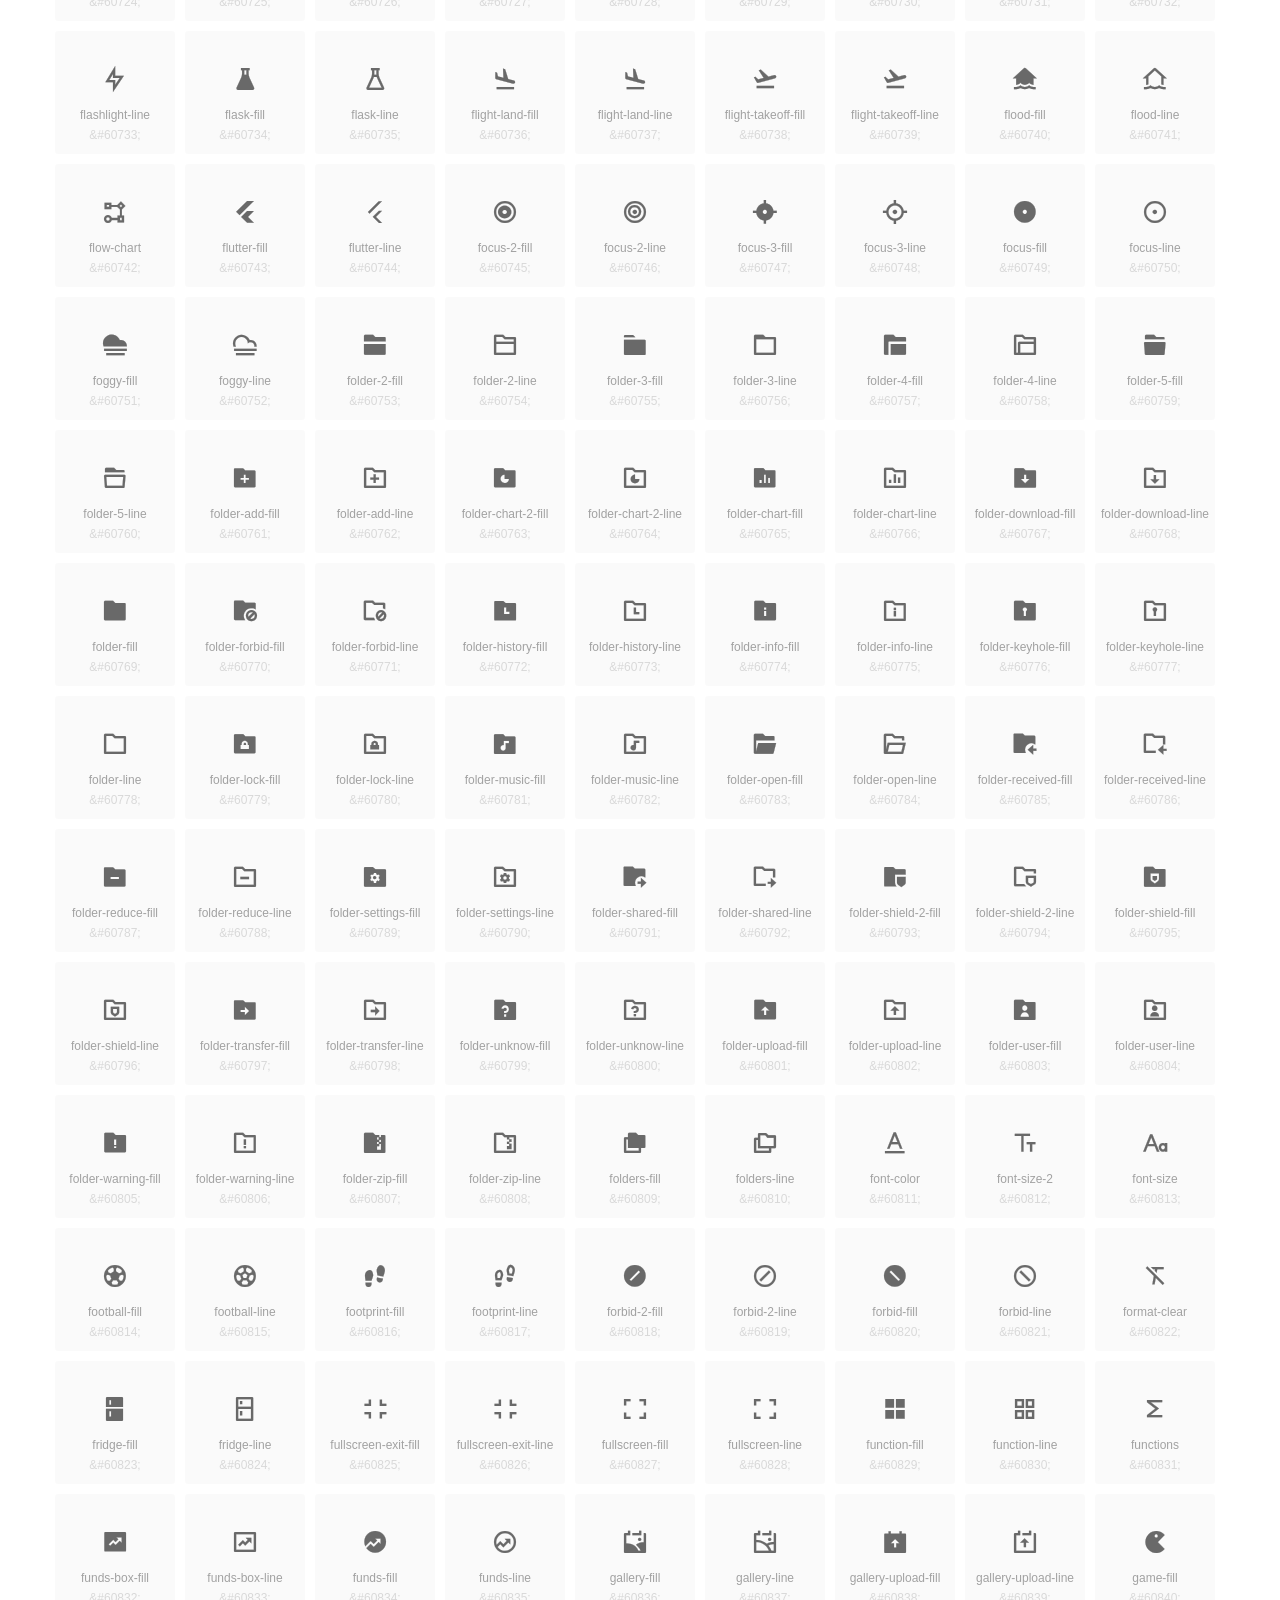
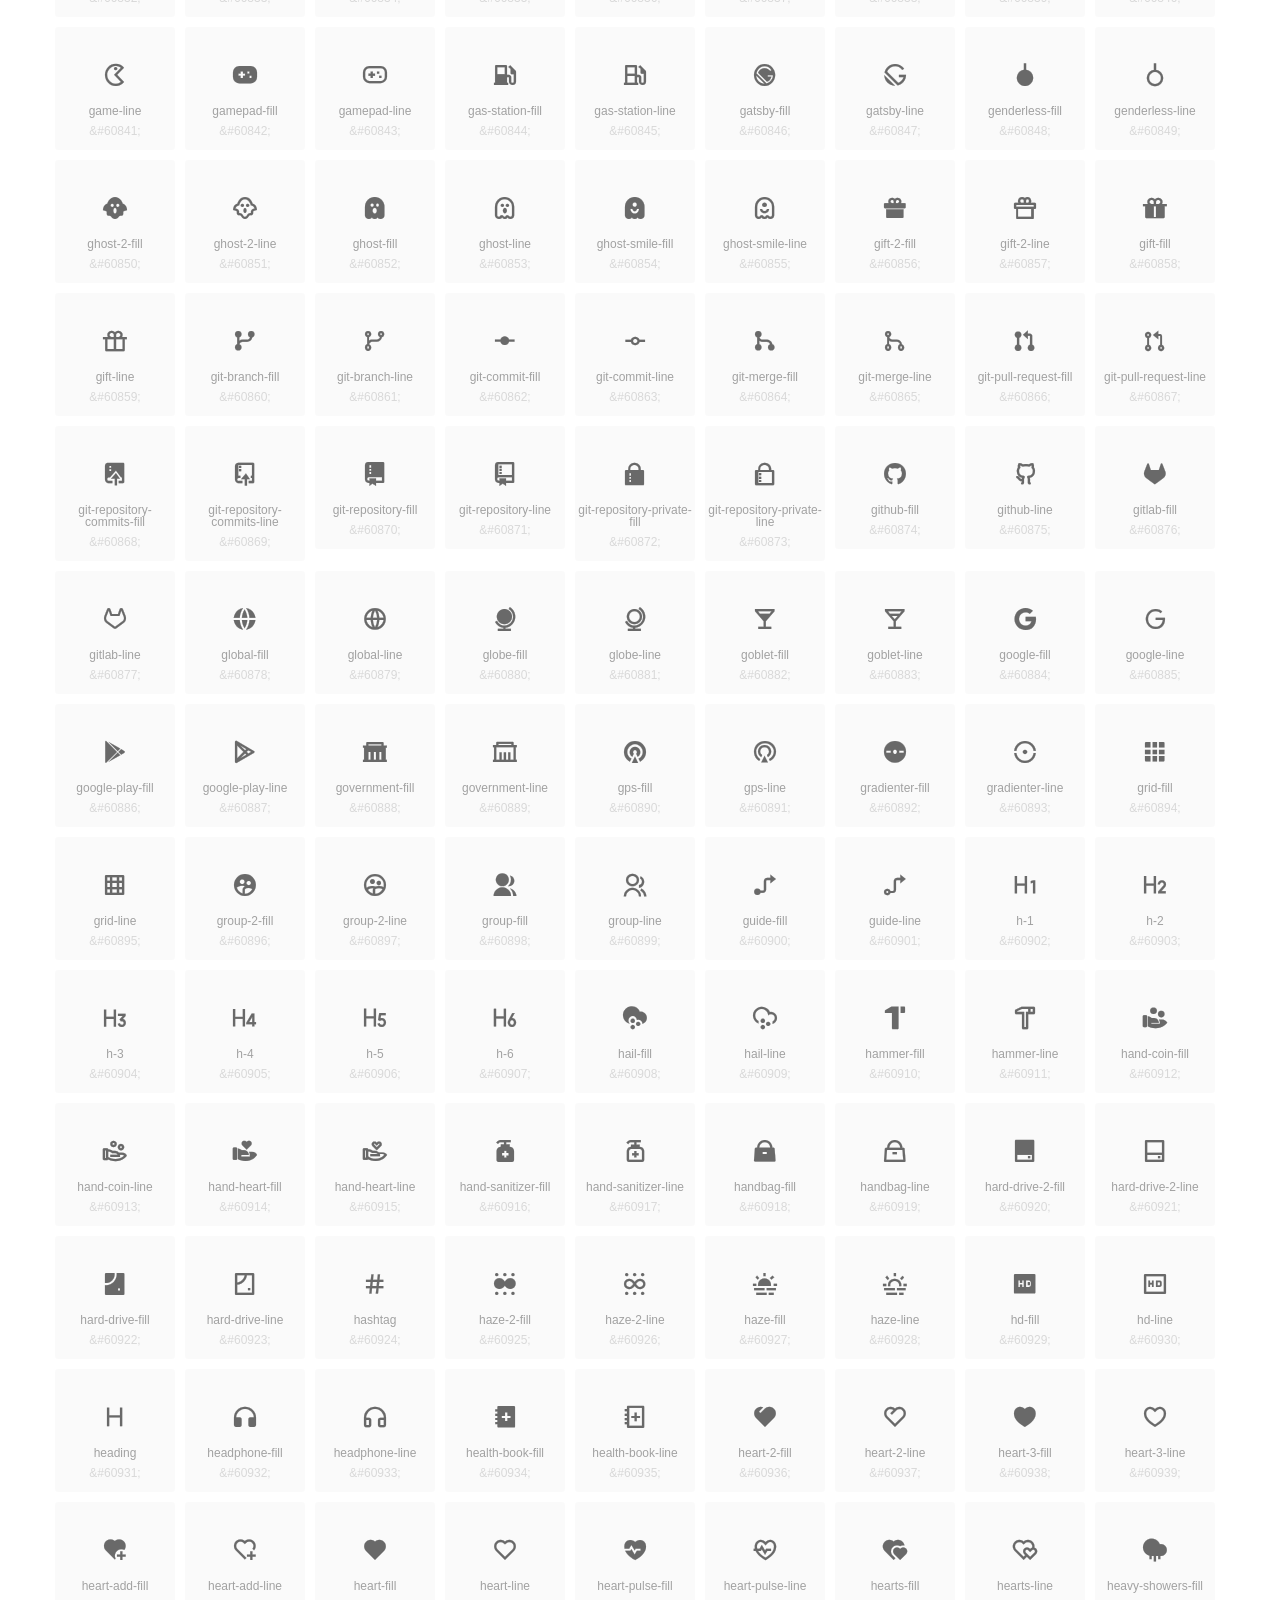
<file: assets/pluggins/remixicon/unicode.html>
<!DOCTYPE html>
<html lang="en">
<head>
  <meta charset="UTF-8">
  <title>remixicon(3.3.0)</title>
  <meta name="viewport" content="width=device-width,minimum-scale=1.0,maximum-scale=1.0,user-scalable=no">
   
  <meta name="description" content="Remix Icon is a set of neutral system symbols carefully crafted for designers and developers, each icon is designed based on 24×24 grid">
   
  <meta name="keywords" content="remixicon,TTF,EOT,WOFF,WOFF2,SVG">
  
  
  
  <style>
    *{margin: 0;padding: 0;list-style: none;}
    body { color: #696969; font: 12px/1.5 tahoma, arial, \5b8b\4f53, sans-serif; }
    a { color: #333; text-decoration: underline; }
    a:hover { color: rgb(9, 73, 209); }
    .header { color: #333; text-align: center; padding: 80px 0 60px 0; min-height: 153px; font-size: 14px; }
    .header .logo svg { height: 120px; width: 120px; }
    .header h1 { font-size: 42px; padding: 26px 0 10px 0; }
    .header sup {font-size: 14px; margin: 8px 0 0 8px; position: absolute; color: #7b7b7b; }
    .info {
      color: #999;
      font-weight: normal;
      max-width: 346px;
      margin: 0 auto;
      padding: 20px 0;
      font-size: 14px;
    }

    .icons { max-width: 1190px; margin: 0 auto; }
    .icons ul { text-align: center; }
    .icons ul li {
      vertical-align: top;
      width: 120px;
      display: inline-block;
      text-align: center;
      background-color: rgba(0,0,0,.02);
      border-radius: 3px;
      padding: 29px 0 10px 0;
      margin-right: 10px;
      margin-top: 10px;
      transition: all 0.6s ease;
    }
    .icons ul li:hover { background-color: rgba(0,0,0,.06); }
    .icons ul li:hover span { color: #3c75e4; opacity: 1; }
    .icons ul li .unicode { color: #8c8c8c; opacity: 0.3; }
    .icons ul li h4 {
      font-weight: normal;
      padding: 10px 0 5px 0;
      display: block;
      color: #8c8c8c;
      font-size: 14px;
      line-height: 12px;
      opacity: 0.8;
    }
    .icons ul li:hover h4 { opacity: 1; }
    .icons ul li svg { width: 24px; height: 24px; }
    .icons ul li:hover { color: #3c75e4; }
    .footer { text-align: center; padding: 10px 0 90px 0; }
    .footer a { text-align: center; padding: 10px 0 90px 0; color: #696969;}
    .footer a:hover { color: #0949d1; }
    .links { text-align: center; padding: 50px 0 0 0; font-size: 14px; }
    
    
    .icons ul .unicode-icon span { display: block; }
    .icons ul .unicode-icon h4 { font-size: 12px; }
    @font-face {
      font-family: "remixicon";
      src: url("remixicon.eot");
      /* IE9*/
      src: url("remixicon.eot#iefix") format("embedded-opentype"),
      /* IE6-IE8 */
      url("remixicon.woff2?1684338274843") format("woff2"),
      url("remixicon.woff?1684338274843") format("woff"),
      /* chrome, firefox */
      url("remixicon.ttf?1684338274843") format("truetype"),
      /* chrome, firefox, opera, Safari, Android, iOS 4.2+*/
      url("remixicon.svg#remixicon?1684338274843") format("svg");
      /* iOS 4.1- */
    }
    .iconfont {
      font-family: "remixicon" !important;
      font-size: 26px;
      font-style: normal;
      -webkit-font-smoothing: antialiased;
      -webkit-text-stroke-width: 0.2px;
      -moz-osx-font-smoothing: grayscale;
    }
    
    
  </style>
  
</head>

<body>
  
  <div class="header">
    
    <div class="logo">
      <a href="./"><svg width="160" height="32" viewBox="0 0 160 32" fill="none" xmlns="http://www.w3.org/2000/svg">
<path d="M121.5 9.80005C123.33 9.80005 124.984 10.5797 126.165 11.8344L124.75 13.2496C123.929 12.3549 122.773 11.8 121.5 11.8C119.029 11.8 117 13.891 117 16.5C117 19.1091 119.029 21.2 121.5 21.2C122.773 21.2 123.929 20.6452 124.75 19.7505L126.165 21.1657C124.984 22.4204 123.33 23.2 121.5 23.2C117.91 23.2 115 20.2004 115 16.5C115 12.7997 117.91 9.80005 121.5 9.80005Z" fill="#1A2947"/>
<path d="M113 10V23H111V10H113Z" fill="#1A2947"/>
<path d="M154 23V9.99988H152L152 19.6019L144.997 9.99988L143 10.0039V23H145L145 13.3969L152 23H154Z" fill="#1A2947"/>
<path d="M68 10V12H60V15.5H67V17.5H60V21H68V23H58V10H68Z" fill="#1A2947"/>
<path d="M82 10L77.4999 17.201L73 10H71V23H73V13.775L77.4999 20.975L82 13.773V23H84V10H82Z" fill="#1A2947"/>
<path d="M89 10V23H87V10H89Z" fill="#1A2947"/>
<path d="M96.9999 14.7565L93.6689 9.99951H91.2279L95.7789 16.4995L91.2289 22.9995H93.6689L96.9999 18.2435L100.33 22.9995H102.772L98.2209 16.4995L102.773 9.99951H100.33L96.9999 14.7565Z" fill="#1A2947"/>
<path fill-rule="evenodd" clip-rule="evenodd" d="M141 16.5C141 12.7997 138.09 9.80005 134.5 9.80005C130.91 9.80005 128 12.7997 128 16.5C128 20.2004 130.91 23.2 134.5 23.2C138.09 23.2 141 20.2004 141 16.5ZM130 16.5C130 13.891 132.029 11.8 134.5 11.8C136.971 11.8 139 13.891 139 16.5C139 19.1091 136.971 21.2 134.5 21.2C132.029 21.2 130 19.1091 130 16.5Z" fill="#1A2947"/>
<path fill-rule="evenodd" clip-rule="evenodd" d="M51 10C53.2091 10 55 11.7909 55 14C55 15.7175 53.9176 17.1821 52.3977 17.749L55.1901 22.999H52.9251L50.267 18H46V23H44V10H51ZM46 11.999V15.999L51 16C52.1046 16 53 15.1046 53 14C53 12.8955 52.1 12 51 12L46 11.999Z" fill="#1A2947"/>
<path fill-rule="evenodd" clip-rule="evenodd" d="M19.2887 3.00389C19.1928 3.0013 19.0965 3 19 3H3V24H19C24.799 24 29.5 19.299 29.5 13.5C29.5 12.7108 29.4129 11.942 29.2479 11.2025C28.2772 11.7119 27.1722 12 26 12C22.134 12 19 8.86599 19 5C19 4.30645 19.1009 3.63646 19.2887 3.00389Z" fill="url(#paint0_linear_960_1054)"/>
<g filter="url(#filter0_b_960_1054)">
<path fill-rule="evenodd" clip-rule="evenodd" d="M3 3L29 29H3V3Z" fill="url(#paint1_linear_960_1054)"/>
</g>
<circle cx="26" cy="5" r="4" fill="url(#paint2_linear_960_1054)"/>
<defs>
<filter id="filter0_b_960_1054" x="-2.43656" y="-2.43656" width="36.8731" height="36.8731" filterUnits="userSpaceOnUse" color-interpolation-filters="sRGB">
<feFlood flood-opacity="0" result="BackgroundImageFix"/>
<feGaussianBlur in="BackgroundImage" stdDeviation="2.71828"/>
<feComposite in2="SourceAlpha" operator="in" result="effect1_backgroundBlur_960_1054"/>
<feBlend mode="normal" in="SourceGraphic" in2="effect1_backgroundBlur_960_1054" result="shape"/>
</filter>
<linearGradient id="paint0_linear_960_1054" x1="3" y1="3" x2="3" y2="24" gradientUnits="userSpaceOnUse">
<stop stop-color="#05A0FA"/>
<stop offset="1" stop-color="#4785FF"/>
</linearGradient>
<linearGradient id="paint1_linear_960_1054" x1="3" y1="3" x2="3" y2="29" gradientUnits="userSpaceOnUse">
<stop stop-color="#1A8CFF"/>
<stop offset="1" stop-color="#0557FA"/>
</linearGradient>
<linearGradient id="paint2_linear_960_1054" x1="22" y1="1" x2="22" y2="9" gradientUnits="userSpaceOnUse">
<stop stop-color="#FF463A"/>
<stop offset="1" stop-color="#FF1F5A"/>
</linearGradient>
</defs>
</svg>
</a>
    </div>
    
    <h1>remixicon(3.3.0)<sup>1.0.0</sup></h1>
    <div class="info">
      Remix Icon is a set of neutral system symbols carefully crafted for designers and developers, each icon is designed based on 24×24 grid
    </div>
    <p>
      
      <a href="https://github.com/Remix-Design/remixicon.git">GitHub</a> · 
      
      <a href="index.html">Font Class</a> · 
      
      <a href="unicode.html">Unicode</a>
      
    </p>
  </div>
  <div class="icons">
    <ul>
      <li class="unicode-icon"><span class="iconfont"></span><h4>24-hours-fill</h4><span class="unicode">&amp;#59905;</span></li><li class="unicode-icon"><span class="iconfont"></span><h4>24-hours-line</h4><span class="unicode">&amp;#59906;</span></li><li class="unicode-icon"><span class="iconfont"></span><h4>4k-fill</h4><span class="unicode">&amp;#59907;</span></li><li class="unicode-icon"><span class="iconfont"></span><h4>4k-line</h4><span class="unicode">&amp;#59908;</span></li><li class="unicode-icon"><span class="iconfont"></span><h4>a-b</h4><span class="unicode">&amp;#59909;</span></li><li class="unicode-icon"><span class="iconfont"></span><h4>account-box-fill</h4><span class="unicode">&amp;#59910;</span></li><li class="unicode-icon"><span class="iconfont"></span><h4>account-box-line</h4><span class="unicode">&amp;#59911;</span></li><li class="unicode-icon"><span class="iconfont"></span><h4>account-circle-fill</h4><span class="unicode">&amp;#59912;</span></li><li class="unicode-icon"><span class="iconfont"></span><h4>account-circle-line</h4><span class="unicode">&amp;#59913;</span></li><li class="unicode-icon"><span class="iconfont"></span><h4>account-pin-box-fill</h4><span class="unicode">&amp;#59914;</span></li><li class="unicode-icon"><span class="iconfont"></span><h4>account-pin-box-line</h4><span class="unicode">&amp;#59915;</span></li><li class="unicode-icon"><span class="iconfont"></span><h4>account-pin-circle-fill</h4><span class="unicode">&amp;#59916;</span></li><li class="unicode-icon"><span class="iconfont"></span><h4>account-pin-circle-line</h4><span class="unicode">&amp;#59917;</span></li><li class="unicode-icon"><span class="iconfont"></span><h4>add-box-fill</h4><span class="unicode">&amp;#59918;</span></li><li class="unicode-icon"><span class="iconfont"></span><h4>add-box-line</h4><span class="unicode">&amp;#59919;</span></li><li class="unicode-icon"><span class="iconfont"></span><h4>add-circle-fill</h4><span class="unicode">&amp;#59920;</span></li><li class="unicode-icon"><span class="iconfont"></span><h4>add-circle-line</h4><span class="unicode">&amp;#59921;</span></li><li class="unicode-icon"><span class="iconfont"></span><h4>add-fill</h4><span class="unicode">&amp;#59922;</span></li><li class="unicode-icon"><span class="iconfont"></span><h4>add-line</h4><span class="unicode">&amp;#59923;</span></li><li class="unicode-icon"><span class="iconfont"></span><h4>admin-fill</h4><span class="unicode">&amp;#59924;</span></li><li class="unicode-icon"><span class="iconfont"></span><h4>admin-line</h4><span class="unicode">&amp;#59925;</span></li><li class="unicode-icon"><span class="iconfont"></span><h4>advertisement-fill</h4><span class="unicode">&amp;#59926;</span></li><li class="unicode-icon"><span class="iconfont"></span><h4>advertisement-line</h4><span class="unicode">&amp;#59927;</span></li><li class="unicode-icon"><span class="iconfont"></span><h4>airplay-fill</h4><span class="unicode">&amp;#59928;</span></li><li class="unicode-icon"><span class="iconfont"></span><h4>airplay-line</h4><span class="unicode">&amp;#59929;</span></li><li class="unicode-icon"><span class="iconfont"></span><h4>alarm-fill</h4><span class="unicode">&amp;#59930;</span></li><li class="unicode-icon"><span class="iconfont"></span><h4>alarm-line</h4><span class="unicode">&amp;#59931;</span></li><li class="unicode-icon"><span class="iconfont"></span><h4>alarm-warning-fill</h4><span class="unicode">&amp;#59932;</span></li><li class="unicode-icon"><span class="iconfont"></span><h4>alarm-warning-line</h4><span class="unicode">&amp;#59933;</span></li><li class="unicode-icon"><span class="iconfont"></span><h4>album-fill</h4><span class="unicode">&amp;#59934;</span></li><li class="unicode-icon"><span class="iconfont"></span><h4>album-line</h4><span class="unicode">&amp;#59935;</span></li><li class="unicode-icon"><span class="iconfont"></span><h4>alert-fill</h4><span class="unicode">&amp;#59936;</span></li><li class="unicode-icon"><span class="iconfont"></span><h4>alert-line</h4><span class="unicode">&amp;#59937;</span></li><li class="unicode-icon"><span class="iconfont"></span><h4>aliens-fill</h4><span class="unicode">&amp;#59938;</span></li><li class="unicode-icon"><span class="iconfont"></span><h4>aliens-line</h4><span class="unicode">&amp;#59939;</span></li><li class="unicode-icon"><span class="iconfont"></span><h4>align-bottom</h4><span class="unicode">&amp;#59940;</span></li><li class="unicode-icon"><span class="iconfont"></span><h4>align-center</h4><span class="unicode">&amp;#59941;</span></li><li class="unicode-icon"><span class="iconfont"></span><h4>align-justify</h4><span class="unicode">&amp;#59942;</span></li><li class="unicode-icon"><span class="iconfont"></span><h4>align-left</h4><span class="unicode">&amp;#59943;</span></li><li class="unicode-icon"><span class="iconfont"></span><h4>align-right</h4><span class="unicode">&amp;#59944;</span></li><li class="unicode-icon"><span class="iconfont"></span><h4>align-top</h4><span class="unicode">&amp;#59945;</span></li><li class="unicode-icon"><span class="iconfont"></span><h4>align-vertically</h4><span class="unicode">&amp;#59946;</span></li><li class="unicode-icon"><span class="iconfont"></span><h4>alipay-fill</h4><span class="unicode">&amp;#59947;</span></li><li class="unicode-icon"><span class="iconfont"></span><h4>alipay-line</h4><span class="unicode">&amp;#59948;</span></li><li class="unicode-icon"><span class="iconfont"></span><h4>amazon-fill</h4><span class="unicode">&amp;#59949;</span></li><li class="unicode-icon"><span class="iconfont"></span><h4>amazon-line</h4><span class="unicode">&amp;#59950;</span></li><li class="unicode-icon"><span class="iconfont"></span><h4>anchor-fill</h4><span class="unicode">&amp;#59951;</span></li><li class="unicode-icon"><span class="iconfont"></span><h4>anchor-line</h4><span class="unicode">&amp;#59952;</span></li><li class="unicode-icon"><span class="iconfont"></span><h4>ancient-gate-fill</h4><span class="unicode">&amp;#59953;</span></li><li class="unicode-icon"><span class="iconfont"></span><h4>ancient-gate-line</h4><span class="unicode">&amp;#59954;</span></li><li class="unicode-icon"><span class="iconfont"></span><h4>ancient-pavilion-fill</h4><span class="unicode">&amp;#59955;</span></li><li class="unicode-icon"><span class="iconfont"></span><h4>ancient-pavilion-line</h4><span class="unicode">&amp;#59956;</span></li><li class="unicode-icon"><span class="iconfont"></span><h4>android-fill</h4><span class="unicode">&amp;#59957;</span></li><li class="unicode-icon"><span class="iconfont"></span><h4>android-line</h4><span class="unicode">&amp;#59958;</span></li><li class="unicode-icon"><span class="iconfont"></span><h4>angularjs-fill</h4><span class="unicode">&amp;#59959;</span></li><li class="unicode-icon"><span class="iconfont"></span><h4>angularjs-line</h4><span class="unicode">&amp;#59960;</span></li><li class="unicode-icon"><span class="iconfont"></span><h4>anticlockwise-2-fill</h4><span class="unicode">&amp;#59961;</span></li><li class="unicode-icon"><span class="iconfont"></span><h4>anticlockwise-2-line</h4><span class="unicode">&amp;#59962;</span></li><li class="unicode-icon"><span class="iconfont"></span><h4>anticlockwise-fill</h4><span class="unicode">&amp;#59963;</span></li><li class="unicode-icon"><span class="iconfont"></span><h4>anticlockwise-line</h4><span class="unicode">&amp;#59964;</span></li><li class="unicode-icon"><span class="iconfont"></span><h4>app-store-fill</h4><span class="unicode">&amp;#59965;</span></li><li class="unicode-icon"><span class="iconfont"></span><h4>app-store-line</h4><span class="unicode">&amp;#59966;</span></li><li class="unicode-icon"><span class="iconfont"></span><h4>apple-fill</h4><span class="unicode">&amp;#59967;</span></li><li class="unicode-icon"><span class="iconfont"></span><h4>apple-line</h4><span class="unicode">&amp;#59968;</span></li><li class="unicode-icon"><span class="iconfont"></span><h4>apps-2-fill</h4><span class="unicode">&amp;#59969;</span></li><li class="unicode-icon"><span class="iconfont"></span><h4>apps-2-line</h4><span class="unicode">&amp;#59970;</span></li><li class="unicode-icon"><span class="iconfont"></span><h4>apps-fill</h4><span class="unicode">&amp;#59971;</span></li><li class="unicode-icon"><span class="iconfont"></span><h4>apps-line</h4><span class="unicode">&amp;#59972;</span></li><li class="unicode-icon"><span class="iconfont"></span><h4>archive-drawer-fill</h4><span class="unicode">&amp;#59973;</span></li><li class="unicode-icon"><span class="iconfont"></span><h4>archive-drawer-line</h4><span class="unicode">&amp;#59974;</span></li><li class="unicode-icon"><span class="iconfont"></span><h4>archive-fill</h4><span class="unicode">&amp;#59975;</span></li><li class="unicode-icon"><span class="iconfont"></span><h4>archive-line</h4><span class="unicode">&amp;#59976;</span></li><li class="unicode-icon"><span class="iconfont"></span><h4>arrow-down-circle-fill</h4><span class="unicode">&amp;#59977;</span></li><li class="unicode-icon"><span class="iconfont"></span><h4>arrow-down-circle-line</h4><span class="unicode">&amp;#59978;</span></li><li class="unicode-icon"><span class="iconfont"></span><h4>arrow-down-fill</h4><span class="unicode">&amp;#59979;</span></li><li class="unicode-icon"><span class="iconfont"></span><h4>arrow-down-line</h4><span class="unicode">&amp;#59980;</span></li><li class="unicode-icon"><span class="iconfont"></span><h4>arrow-down-s-fill</h4><span class="unicode">&amp;#59981;</span></li><li class="unicode-icon"><span class="iconfont"></span><h4>arrow-down-s-line</h4><span class="unicode">&amp;#59982;</span></li><li class="unicode-icon"><span class="iconfont"></span><h4>arrow-drop-down-fill</h4><span class="unicode">&amp;#59983;</span></li><li class="unicode-icon"><span class="iconfont"></span><h4>arrow-drop-down-line</h4><span class="unicode">&amp;#59984;</span></li><li class="unicode-icon"><span class="iconfont"></span><h4>arrow-drop-left-fill</h4><span class="unicode">&amp;#59985;</span></li><li class="unicode-icon"><span class="iconfont"></span><h4>arrow-drop-left-line</h4><span class="unicode">&amp;#59986;</span></li><li class="unicode-icon"><span class="iconfont"></span><h4>arrow-drop-right-fill</h4><span class="unicode">&amp;#59987;</span></li><li class="unicode-icon"><span class="iconfont"></span><h4>arrow-drop-right-line</h4><span class="unicode">&amp;#59988;</span></li><li class="unicode-icon"><span class="iconfont"></span><h4>arrow-drop-up-fill</h4><span class="unicode">&amp;#59989;</span></li><li class="unicode-icon"><span class="iconfont"></span><h4>arrow-drop-up-line</h4><span class="unicode">&amp;#59990;</span></li><li class="unicode-icon"><span class="iconfont"></span><h4>arrow-go-back-fill</h4><span class="unicode">&amp;#59991;</span></li><li class="unicode-icon"><span class="iconfont"></span><h4>arrow-go-back-line</h4><span class="unicode">&amp;#59992;</span></li><li class="unicode-icon"><span class="iconfont"></span><h4>arrow-go-forward-fill</h4><span class="unicode">&amp;#59993;</span></li><li class="unicode-icon"><span class="iconfont"></span><h4>arrow-go-forward-line</h4><span class="unicode">&amp;#59994;</span></li><li class="unicode-icon"><span class="iconfont"></span><h4>arrow-left-circle-fill</h4><span class="unicode">&amp;#59995;</span></li><li class="unicode-icon"><span class="iconfont"></span><h4>arrow-left-circle-line</h4><span class="unicode">&amp;#59996;</span></li><li class="unicode-icon"><span class="iconfont"></span><h4>arrow-left-down-fill</h4><span class="unicode">&amp;#59997;</span></li><li class="unicode-icon"><span class="iconfont"></span><h4>arrow-left-down-line</h4><span class="unicode">&amp;#59998;</span></li><li class="unicode-icon"><span class="iconfont"></span><h4>arrow-left-fill</h4><span class="unicode">&amp;#59999;</span></li><li class="unicode-icon"><span class="iconfont"></span><h4>arrow-left-line</h4><span class="unicode">&amp;#60000;</span></li><li class="unicode-icon"><span class="iconfont"></span><h4>arrow-left-right-fill</h4><span class="unicode">&amp;#60001;</span></li><li class="unicode-icon"><span class="iconfont"></span><h4>arrow-left-right-line</h4><span class="unicode">&amp;#60002;</span></li><li class="unicode-icon"><span class="iconfont"></span><h4>arrow-left-s-fill</h4><span class="unicode">&amp;#60003;</span></li><li class="unicode-icon"><span class="iconfont"></span><h4>arrow-left-s-line</h4><span class="unicode">&amp;#60004;</span></li><li class="unicode-icon"><span class="iconfont"></span><h4>arrow-left-up-fill</h4><span class="unicode">&amp;#60005;</span></li><li class="unicode-icon"><span class="iconfont"></span><h4>arrow-left-up-line</h4><span class="unicode">&amp;#60006;</span></li><li class="unicode-icon"><span class="iconfont"></span><h4>arrow-right-circle-fill</h4><span class="unicode">&amp;#60007;</span></li><li class="unicode-icon"><span class="iconfont"></span><h4>arrow-right-circle-line</h4><span class="unicode">&amp;#60008;</span></li><li class="unicode-icon"><span class="iconfont"></span><h4>arrow-right-down-fill</h4><span class="unicode">&amp;#60009;</span></li><li class="unicode-icon"><span class="iconfont"></span><h4>arrow-right-down-line</h4><span class="unicode">&amp;#60010;</span></li><li class="unicode-icon"><span class="iconfont"></span><h4>arrow-right-fill</h4><span class="unicode">&amp;#60011;</span></li><li class="unicode-icon"><span class="iconfont"></span><h4>arrow-right-line</h4><span class="unicode">&amp;#60012;</span></li><li class="unicode-icon"><span class="iconfont"></span><h4>arrow-right-s-fill</h4><span class="unicode">&amp;#60013;</span></li><li class="unicode-icon"><span class="iconfont"></span><h4>arrow-right-s-line</h4><span class="unicode">&amp;#60014;</span></li><li class="unicode-icon"><span class="iconfont"></span><h4>arrow-right-up-fill</h4><span class="unicode">&amp;#60015;</span></li><li class="unicode-icon"><span class="iconfont"></span><h4>arrow-right-up-line</h4><span class="unicode">&amp;#60016;</span></li><li class="unicode-icon"><span class="iconfont"></span><h4>arrow-up-circle-fill</h4><span class="unicode">&amp;#60017;</span></li><li class="unicode-icon"><span class="iconfont"></span><h4>arrow-up-circle-line</h4><span class="unicode">&amp;#60018;</span></li><li class="unicode-icon"><span class="iconfont"></span><h4>arrow-up-down-fill</h4><span class="unicode">&amp;#60019;</span></li><li class="unicode-icon"><span class="iconfont"></span><h4>arrow-up-down-line</h4><span class="unicode">&amp;#60020;</span></li><li class="unicode-icon"><span class="iconfont"></span><h4>arrow-up-fill</h4><span class="unicode">&amp;#60021;</span></li><li class="unicode-icon"><span class="iconfont"></span><h4>arrow-up-line</h4><span class="unicode">&amp;#60022;</span></li><li class="unicode-icon"><span class="iconfont"></span><h4>arrow-up-s-fill</h4><span class="unicode">&amp;#60023;</span></li><li class="unicode-icon"><span class="iconfont"></span><h4>arrow-up-s-line</h4><span class="unicode">&amp;#60024;</span></li><li class="unicode-icon"><span class="iconfont"></span><h4>artboard-2-fill</h4><span class="unicode">&amp;#60025;</span></li><li class="unicode-icon"><span class="iconfont"></span><h4>artboard-2-line</h4><span class="unicode">&amp;#60026;</span></li><li class="unicode-icon"><span class="iconfont"></span><h4>artboard-fill</h4><span class="unicode">&amp;#60027;</span></li><li class="unicode-icon"><span class="iconfont"></span><h4>artboard-line</h4><span class="unicode">&amp;#60028;</span></li><li class="unicode-icon"><span class="iconfont"></span><h4>article-fill</h4><span class="unicode">&amp;#60029;</span></li><li class="unicode-icon"><span class="iconfont"></span><h4>article-line</h4><span class="unicode">&amp;#60030;</span></li><li class="unicode-icon"><span class="iconfont"></span><h4>aspect-ratio-fill</h4><span class="unicode">&amp;#60031;</span></li><li class="unicode-icon"><span class="iconfont"></span><h4>aspect-ratio-line</h4><span class="unicode">&amp;#60032;</span></li><li class="unicode-icon"><span class="iconfont"></span><h4>asterisk</h4><span class="unicode">&amp;#60033;</span></li><li class="unicode-icon"><span class="iconfont"></span><h4>at-fill</h4><span class="unicode">&amp;#60034;</span></li><li class="unicode-icon"><span class="iconfont"></span><h4>at-line</h4><span class="unicode">&amp;#60035;</span></li><li class="unicode-icon"><span class="iconfont"></span><h4>attachment-2</h4><span class="unicode">&amp;#60036;</span></li><li class="unicode-icon"><span class="iconfont"></span><h4>attachment-fill</h4><span class="unicode">&amp;#60037;</span></li><li class="unicode-icon"><span class="iconfont"></span><h4>attachment-line</h4><span class="unicode">&amp;#60038;</span></li><li class="unicode-icon"><span class="iconfont"></span><h4>auction-fill</h4><span class="unicode">&amp;#60039;</span></li><li class="unicode-icon"><span class="iconfont"></span><h4>auction-line</h4><span class="unicode">&amp;#60040;</span></li><li class="unicode-icon"><span class="iconfont"></span><h4>award-fill</h4><span class="unicode">&amp;#60041;</span></li><li class="unicode-icon"><span class="iconfont"></span><h4>award-line</h4><span class="unicode">&amp;#60042;</span></li><li class="unicode-icon"><span class="iconfont"></span><h4>baidu-fill</h4><span class="unicode">&amp;#60043;</span></li><li class="unicode-icon"><span class="iconfont"></span><h4>baidu-line</h4><span class="unicode">&amp;#60044;</span></li><li class="unicode-icon"><span class="iconfont"></span><h4>ball-pen-fill</h4><span class="unicode">&amp;#60045;</span></li><li class="unicode-icon"><span class="iconfont"></span><h4>ball-pen-line</h4><span class="unicode">&amp;#60046;</span></li><li class="unicode-icon"><span class="iconfont"></span><h4>bank-card-2-fill</h4><span class="unicode">&amp;#60047;</span></li><li class="unicode-icon"><span class="iconfont"></span><h4>bank-card-2-line</h4><span class="unicode">&amp;#60048;</span></li><li class="unicode-icon"><span class="iconfont"></span><h4>bank-card-fill</h4><span class="unicode">&amp;#60049;</span></li><li class="unicode-icon"><span class="iconfont"></span><h4>bank-card-line</h4><span class="unicode">&amp;#60050;</span></li><li class="unicode-icon"><span class="iconfont"></span><h4>bank-fill</h4><span class="unicode">&amp;#60051;</span></li><li class="unicode-icon"><span class="iconfont"></span><h4>bank-line</h4><span class="unicode">&amp;#60052;</span></li><li class="unicode-icon"><span class="iconfont"></span><h4>bar-chart-2-fill</h4><span class="unicode">&amp;#60053;</span></li><li class="unicode-icon"><span class="iconfont"></span><h4>bar-chart-2-line</h4><span class="unicode">&amp;#60054;</span></li><li class="unicode-icon"><span class="iconfont"></span><h4>bar-chart-box-fill</h4><span class="unicode">&amp;#60055;</span></li><li class="unicode-icon"><span class="iconfont"></span><h4>bar-chart-box-line</h4><span class="unicode">&amp;#60056;</span></li><li class="unicode-icon"><span class="iconfont"></span><h4>bar-chart-fill</h4><span class="unicode">&amp;#60057;</span></li><li class="unicode-icon"><span class="iconfont"></span><h4>bar-chart-grouped-fill</h4><span class="unicode">&amp;#60058;</span></li><li class="unicode-icon"><span class="iconfont"></span><h4>bar-chart-grouped-line</h4><span class="unicode">&amp;#60059;</span></li><li class="unicode-icon"><span class="iconfont"></span><h4>bar-chart-horizontal-fill</h4><span class="unicode">&amp;#60060;</span></li><li class="unicode-icon"><span class="iconfont"></span><h4>bar-chart-horizontal-line</h4><span class="unicode">&amp;#60061;</span></li><li class="unicode-icon"><span class="iconfont"></span><h4>bar-chart-line</h4><span class="unicode">&amp;#60062;</span></li><li class="unicode-icon"><span class="iconfont"></span><h4>barcode-box-fill</h4><span class="unicode">&amp;#60063;</span></li><li class="unicode-icon"><span class="iconfont"></span><h4>barcode-box-line</h4><span class="unicode">&amp;#60064;</span></li><li class="unicode-icon"><span class="iconfont"></span><h4>barcode-fill</h4><span class="unicode">&amp;#60065;</span></li><li class="unicode-icon"><span class="iconfont"></span><h4>barcode-line</h4><span class="unicode">&amp;#60066;</span></li><li class="unicode-icon"><span class="iconfont"></span><h4>barricade-fill</h4><span class="unicode">&amp;#60067;</span></li><li class="unicode-icon"><span class="iconfont"></span><h4>barricade-line</h4><span class="unicode">&amp;#60068;</span></li><li class="unicode-icon"><span class="iconfont"></span><h4>base-station-fill</h4><span class="unicode">&amp;#60069;</span></li><li class="unicode-icon"><span class="iconfont"></span><h4>base-station-line</h4><span class="unicode">&amp;#60070;</span></li><li class="unicode-icon"><span class="iconfont"></span><h4>basketball-fill</h4><span class="unicode">&amp;#60071;</span></li><li class="unicode-icon"><span class="iconfont"></span><h4>basketball-line</h4><span class="unicode">&amp;#60072;</span></li><li class="unicode-icon"><span class="iconfont"></span><h4>battery-2-charge-fill</h4><span class="unicode">&amp;#60073;</span></li><li class="unicode-icon"><span class="iconfont"></span><h4>battery-2-charge-line</h4><span class="unicode">&amp;#60074;</span></li><li class="unicode-icon"><span class="iconfont"></span><h4>battery-2-fill</h4><span class="unicode">&amp;#60075;</span></li><li class="unicode-icon"><span class="iconfont"></span><h4>battery-2-line</h4><span class="unicode">&amp;#60076;</span></li><li class="unicode-icon"><span class="iconfont"></span><h4>battery-charge-fill</h4><span class="unicode">&amp;#60077;</span></li><li class="unicode-icon"><span class="iconfont"></span><h4>battery-charge-line</h4><span class="unicode">&amp;#60078;</span></li><li class="unicode-icon"><span class="iconfont"></span><h4>battery-fill</h4><span class="unicode">&amp;#60079;</span></li><li class="unicode-icon"><span class="iconfont"></span><h4>battery-line</h4><span class="unicode">&amp;#60080;</span></li><li class="unicode-icon"><span class="iconfont"></span><h4>battery-low-fill</h4><span class="unicode">&amp;#60081;</span></li><li class="unicode-icon"><span class="iconfont"></span><h4>battery-low-line</h4><span class="unicode">&amp;#60082;</span></li><li class="unicode-icon"><span class="iconfont"></span><h4>battery-saver-fill</h4><span class="unicode">&amp;#60083;</span></li><li class="unicode-icon"><span class="iconfont"></span><h4>battery-saver-line</h4><span class="unicode">&amp;#60084;</span></li><li class="unicode-icon"><span class="iconfont"></span><h4>battery-share-fill</h4><span class="unicode">&amp;#60085;</span></li><li class="unicode-icon"><span class="iconfont"></span><h4>battery-share-line</h4><span class="unicode">&amp;#60086;</span></li><li class="unicode-icon"><span class="iconfont"></span><h4>bear-smile-fill</h4><span class="unicode">&amp;#60087;</span></li><li class="unicode-icon"><span class="iconfont"></span><h4>bear-smile-line</h4><span class="unicode">&amp;#60088;</span></li><li class="unicode-icon"><span class="iconfont"></span><h4>behance-fill</h4><span class="unicode">&amp;#60089;</span></li><li class="unicode-icon"><span class="iconfont"></span><h4>behance-line</h4><span class="unicode">&amp;#60090;</span></li><li class="unicode-icon"><span class="iconfont"></span><h4>bell-fill</h4><span class="unicode">&amp;#60091;</span></li><li class="unicode-icon"><span class="iconfont"></span><h4>bell-line</h4><span class="unicode">&amp;#60092;</span></li><li class="unicode-icon"><span class="iconfont"></span><h4>bike-fill</h4><span class="unicode">&amp;#60093;</span></li><li class="unicode-icon"><span class="iconfont"></span><h4>bike-line</h4><span class="unicode">&amp;#60094;</span></li><li class="unicode-icon"><span class="iconfont"></span><h4>bilibili-fill</h4><span class="unicode">&amp;#60095;</span></li><li class="unicode-icon"><span class="iconfont"></span><h4>bilibili-line</h4><span class="unicode">&amp;#60096;</span></li><li class="unicode-icon"><span class="iconfont"></span><h4>bill-fill</h4><span class="unicode">&amp;#60097;</span></li><li class="unicode-icon"><span class="iconfont"></span><h4>bill-line</h4><span class="unicode">&amp;#60098;</span></li><li class="unicode-icon"><span class="iconfont"></span><h4>billiards-fill</h4><span class="unicode">&amp;#60099;</span></li><li class="unicode-icon"><span class="iconfont"></span><h4>billiards-line</h4><span class="unicode">&amp;#60100;</span></li><li class="unicode-icon"><span class="iconfont"></span><h4>bit-coin-fill</h4><span class="unicode">&amp;#60101;</span></li><li class="unicode-icon"><span class="iconfont"></span><h4>bit-coin-line</h4><span class="unicode">&amp;#60102;</span></li><li class="unicode-icon"><span class="iconfont"></span><h4>blaze-fill</h4><span class="unicode">&amp;#60103;</span></li><li class="unicode-icon"><span class="iconfont"></span><h4>blaze-line</h4><span class="unicode">&amp;#60104;</span></li><li class="unicode-icon"><span class="iconfont"></span><h4>bluetooth-connect-fill</h4><span class="unicode">&amp;#60105;</span></li><li class="unicode-icon"><span class="iconfont"></span><h4>bluetooth-connect-line</h4><span class="unicode">&amp;#60106;</span></li><li class="unicode-icon"><span class="iconfont"></span><h4>bluetooth-fill</h4><span class="unicode">&amp;#60107;</span></li><li class="unicode-icon"><span class="iconfont"></span><h4>bluetooth-line</h4><span class="unicode">&amp;#60108;</span></li><li class="unicode-icon"><span class="iconfont"></span><h4>blur-off-fill</h4><span class="unicode">&amp;#60109;</span></li><li class="unicode-icon"><span class="iconfont"></span><h4>blur-off-line</h4><span class="unicode">&amp;#60110;</span></li><li class="unicode-icon"><span class="iconfont"></span><h4>body-scan-fill</h4><span class="unicode">&amp;#60111;</span></li><li class="unicode-icon"><span class="iconfont"></span><h4>body-scan-line</h4><span class="unicode">&amp;#60112;</span></li><li class="unicode-icon"><span class="iconfont"></span><h4>bold</h4><span class="unicode">&amp;#60113;</span></li><li class="unicode-icon"><span class="iconfont"></span><h4>book-2-fill</h4><span class="unicode">&amp;#60114;</span></li><li class="unicode-icon"><span class="iconfont"></span><h4>book-2-line</h4><span class="unicode">&amp;#60115;</span></li><li class="unicode-icon"><span class="iconfont"></span><h4>book-3-fill</h4><span class="unicode">&amp;#60116;</span></li><li class="unicode-icon"><span class="iconfont"></span><h4>book-3-line</h4><span class="unicode">&amp;#60117;</span></li><li class="unicode-icon"><span class="iconfont"></span><h4>book-fill</h4><span class="unicode">&amp;#60118;</span></li><li class="unicode-icon"><span class="iconfont"></span><h4>book-line</h4><span class="unicode">&amp;#60119;</span></li><li class="unicode-icon"><span class="iconfont"></span><h4>book-mark-fill</h4><span class="unicode">&amp;#60120;</span></li><li class="unicode-icon"><span class="iconfont"></span><h4>book-mark-line</h4><span class="unicode">&amp;#60121;</span></li><li class="unicode-icon"><span class="iconfont"></span><h4>book-open-fill</h4><span class="unicode">&amp;#60122;</span></li><li class="unicode-icon"><span class="iconfont"></span><h4>book-open-line</h4><span class="unicode">&amp;#60123;</span></li><li class="unicode-icon"><span class="iconfont"></span><h4>book-read-fill</h4><span class="unicode">&amp;#60124;</span></li><li class="unicode-icon"><span class="iconfont"></span><h4>book-read-line</h4><span class="unicode">&amp;#60125;</span></li><li class="unicode-icon"><span class="iconfont"></span><h4>booklet-fill</h4><span class="unicode">&amp;#60126;</span></li><li class="unicode-icon"><span class="iconfont"></span><h4>booklet-line</h4><span class="unicode">&amp;#60127;</span></li><li class="unicode-icon"><span class="iconfont"></span><h4>bookmark-2-fill</h4><span class="unicode">&amp;#60128;</span></li><li class="unicode-icon"><span class="iconfont"></span><h4>bookmark-2-line</h4><span class="unicode">&amp;#60129;</span></li><li class="unicode-icon"><span class="iconfont"></span><h4>bookmark-3-fill</h4><span class="unicode">&amp;#60130;</span></li><li class="unicode-icon"><span class="iconfont"></span><h4>bookmark-3-line</h4><span class="unicode">&amp;#60131;</span></li><li class="unicode-icon"><span class="iconfont"></span><h4>bookmark-fill</h4><span class="unicode">&amp;#60132;</span></li><li class="unicode-icon"><span class="iconfont"></span><h4>bookmark-line</h4><span class="unicode">&amp;#60133;</span></li><li class="unicode-icon"><span class="iconfont"></span><h4>boxing-fill</h4><span class="unicode">&amp;#60134;</span></li><li class="unicode-icon"><span class="iconfont"></span><h4>boxing-line</h4><span class="unicode">&amp;#60135;</span></li><li class="unicode-icon"><span class="iconfont"></span><h4>braces-fill</h4><span class="unicode">&amp;#60136;</span></li><li class="unicode-icon"><span class="iconfont"></span><h4>braces-line</h4><span class="unicode">&amp;#60137;</span></li><li class="unicode-icon"><span class="iconfont"></span><h4>brackets-fill</h4><span class="unicode">&amp;#60138;</span></li><li class="unicode-icon"><span class="iconfont"></span><h4>brackets-line</h4><span class="unicode">&amp;#60139;</span></li><li class="unicode-icon"><span class="iconfont"></span><h4>briefcase-2-fill</h4><span class="unicode">&amp;#60140;</span></li><li class="unicode-icon"><span class="iconfont"></span><h4>briefcase-2-line</h4><span class="unicode">&amp;#60141;</span></li><li class="unicode-icon"><span class="iconfont"></span><h4>briefcase-3-fill</h4><span class="unicode">&amp;#60142;</span></li><li class="unicode-icon"><span class="iconfont"></span><h4>briefcase-3-line</h4><span class="unicode">&amp;#60143;</span></li><li class="unicode-icon"><span class="iconfont"></span><h4>briefcase-4-fill</h4><span class="unicode">&amp;#60144;</span></li><li class="unicode-icon"><span class="iconfont"></span><h4>briefcase-4-line</h4><span class="unicode">&amp;#60145;</span></li><li class="unicode-icon"><span class="iconfont"></span><h4>briefcase-5-fill</h4><span class="unicode">&amp;#60146;</span></li><li class="unicode-icon"><span class="iconfont"></span><h4>briefcase-5-line</h4><span class="unicode">&amp;#60147;</span></li><li class="unicode-icon"><span class="iconfont"></span><h4>briefcase-fill</h4><span class="unicode">&amp;#60148;</span></li><li class="unicode-icon"><span class="iconfont"></span><h4>briefcase-line</h4><span class="unicode">&amp;#60149;</span></li><li class="unicode-icon"><span class="iconfont"></span><h4>bring-forward</h4><span class="unicode">&amp;#60150;</span></li><li class="unicode-icon"><span class="iconfont"></span><h4>bring-to-front</h4><span class="unicode">&amp;#60151;</span></li><li class="unicode-icon"><span class="iconfont"></span><h4>broadcast-fill</h4><span class="unicode">&amp;#60152;</span></li><li class="unicode-icon"><span class="iconfont"></span><h4>broadcast-line</h4><span class="unicode">&amp;#60153;</span></li><li class="unicode-icon"><span class="iconfont"></span><h4>brush-2-fill</h4><span class="unicode">&amp;#60154;</span></li><li class="unicode-icon"><span class="iconfont"></span><h4>brush-2-line</h4><span class="unicode">&amp;#60155;</span></li><li class="unicode-icon"><span class="iconfont"></span><h4>brush-3-fill</h4><span class="unicode">&amp;#60156;</span></li><li class="unicode-icon"><span class="iconfont"></span><h4>brush-3-line</h4><span class="unicode">&amp;#60157;</span></li><li class="unicode-icon"><span class="iconfont"></span><h4>brush-4-fill</h4><span class="unicode">&amp;#60158;</span></li><li class="unicode-icon"><span class="iconfont"></span><h4>brush-4-line</h4><span class="unicode">&amp;#60159;</span></li><li class="unicode-icon"><span class="iconfont"></span><h4>brush-fill</h4><span class="unicode">&amp;#60160;</span></li><li class="unicode-icon"><span class="iconfont"></span><h4>brush-line</h4><span class="unicode">&amp;#60161;</span></li><li class="unicode-icon"><span class="iconfont"></span><h4>bubble-chart-fill</h4><span class="unicode">&amp;#60162;</span></li><li class="unicode-icon"><span class="iconfont"></span><h4>bubble-chart-line</h4><span class="unicode">&amp;#60163;</span></li><li class="unicode-icon"><span class="iconfont"></span><h4>bug-2-fill</h4><span class="unicode">&amp;#60164;</span></li><li class="unicode-icon"><span class="iconfont"></span><h4>bug-2-line</h4><span class="unicode">&amp;#60165;</span></li><li class="unicode-icon"><span class="iconfont"></span><h4>bug-fill</h4><span class="unicode">&amp;#60166;</span></li><li class="unicode-icon"><span class="iconfont"></span><h4>bug-line</h4><span class="unicode">&amp;#60167;</span></li><li class="unicode-icon"><span class="iconfont"></span><h4>building-2-fill</h4><span class="unicode">&amp;#60168;</span></li><li class="unicode-icon"><span class="iconfont"></span><h4>building-2-line</h4><span class="unicode">&amp;#60169;</span></li><li class="unicode-icon"><span class="iconfont"></span><h4>building-3-fill</h4><span class="unicode">&amp;#60170;</span></li><li class="unicode-icon"><span class="iconfont"></span><h4>building-3-line</h4><span class="unicode">&amp;#60171;</span></li><li class="unicode-icon"><span class="iconfont"></span><h4>building-4-fill</h4><span class="unicode">&amp;#60172;</span></li><li class="unicode-icon"><span class="iconfont"></span><h4>building-4-line</h4><span class="unicode">&amp;#60173;</span></li><li class="unicode-icon"><span class="iconfont"></span><h4>building-fill</h4><span class="unicode">&amp;#60174;</span></li><li class="unicode-icon"><span class="iconfont"></span><h4>building-line</h4><span class="unicode">&amp;#60175;</span></li><li class="unicode-icon"><span class="iconfont"></span><h4>bus-2-fill</h4><span class="unicode">&amp;#60176;</span></li><li class="unicode-icon"><span class="iconfont"></span><h4>bus-2-line</h4><span class="unicode">&amp;#60177;</span></li><li class="unicode-icon"><span class="iconfont"></span><h4>bus-fill</h4><span class="unicode">&amp;#60178;</span></li><li class="unicode-icon"><span class="iconfont"></span><h4>bus-line</h4><span class="unicode">&amp;#60179;</span></li><li class="unicode-icon"><span class="iconfont"></span><h4>bus-wifi-fill</h4><span class="unicode">&amp;#60180;</span></li><li class="unicode-icon"><span class="iconfont"></span><h4>bus-wifi-line</h4><span class="unicode">&amp;#60181;</span></li><li class="unicode-icon"><span class="iconfont"></span><h4>cactus-fill</h4><span class="unicode">&amp;#60182;</span></li><li class="unicode-icon"><span class="iconfont"></span><h4>cactus-line</h4><span class="unicode">&amp;#60183;</span></li><li class="unicode-icon"><span class="iconfont"></span><h4>cake-2-fill</h4><span class="unicode">&amp;#60184;</span></li><li class="unicode-icon"><span class="iconfont"></span><h4>cake-2-line</h4><span class="unicode">&amp;#60185;</span></li><li class="unicode-icon"><span class="iconfont"></span><h4>cake-3-fill</h4><span class="unicode">&amp;#60186;</span></li><li class="unicode-icon"><span class="iconfont"></span><h4>cake-3-line</h4><span class="unicode">&amp;#60187;</span></li><li class="unicode-icon"><span class="iconfont"></span><h4>cake-fill</h4><span class="unicode">&amp;#60188;</span></li><li class="unicode-icon"><span class="iconfont"></span><h4>cake-line</h4><span class="unicode">&amp;#60189;</span></li><li class="unicode-icon"><span class="iconfont"></span><h4>calculator-fill</h4><span class="unicode">&amp;#60190;</span></li><li class="unicode-icon"><span class="iconfont"></span><h4>calculator-line</h4><span class="unicode">&amp;#60191;</span></li><li class="unicode-icon"><span class="iconfont"></span><h4>calendar-2-fill</h4><span class="unicode">&amp;#60192;</span></li><li class="unicode-icon"><span class="iconfont"></span><h4>calendar-2-line</h4><span class="unicode">&amp;#60193;</span></li><li class="unicode-icon"><span class="iconfont"></span><h4>calendar-check-fill</h4><span class="unicode">&amp;#60194;</span></li><li class="unicode-icon"><span class="iconfont"></span><h4>calendar-check-line</h4><span class="unicode">&amp;#60195;</span></li><li class="unicode-icon"><span class="iconfont"></span><h4>calendar-event-fill</h4><span class="unicode">&amp;#60196;</span></li><li class="unicode-icon"><span class="iconfont"></span><h4>calendar-event-line</h4><span class="unicode">&amp;#60197;</span></li><li class="unicode-icon"><span class="iconfont"></span><h4>calendar-fill</h4><span class="unicode">&amp;#60198;</span></li><li class="unicode-icon"><span class="iconfont"></span><h4>calendar-line</h4><span class="unicode">&amp;#60199;</span></li><li class="unicode-icon"><span class="iconfont"></span><h4>calendar-todo-fill</h4><span class="unicode">&amp;#60200;</span></li><li class="unicode-icon"><span class="iconfont"></span><h4>calendar-todo-line</h4><span class="unicode">&amp;#60201;</span></li><li class="unicode-icon"><span class="iconfont"></span><h4>camera-2-fill</h4><span class="unicode">&amp;#60202;</span></li><li class="unicode-icon"><span class="iconfont"></span><h4>camera-2-line</h4><span class="unicode">&amp;#60203;</span></li><li class="unicode-icon"><span class="iconfont"></span><h4>camera-3-fill</h4><span class="unicode">&amp;#60204;</span></li><li class="unicode-icon"><span class="iconfont"></span><h4>camera-3-line</h4><span class="unicode">&amp;#60205;</span></li><li class="unicode-icon"><span class="iconfont"></span><h4>camera-fill</h4><span class="unicode">&amp;#60206;</span></li><li class="unicode-icon"><span class="iconfont"></span><h4>camera-lens-fill</h4><span class="unicode">&amp;#60207;</span></li><li class="unicode-icon"><span class="iconfont"></span><h4>camera-lens-line</h4><span class="unicode">&amp;#60208;</span></li><li class="unicode-icon"><span class="iconfont"></span><h4>camera-line</h4><span class="unicode">&amp;#60209;</span></li><li class="unicode-icon"><span class="iconfont"></span><h4>camera-off-fill</h4><span class="unicode">&amp;#60210;</span></li><li class="unicode-icon"><span class="iconfont"></span><h4>camera-off-line</h4><span class="unicode">&amp;#60211;</span></li><li class="unicode-icon"><span class="iconfont"></span><h4>camera-switch-fill</h4><span class="unicode">&amp;#60212;</span></li><li class="unicode-icon"><span class="iconfont"></span><h4>camera-switch-line</h4><span class="unicode">&amp;#60213;</span></li><li class="unicode-icon"><span class="iconfont"></span><h4>capsule-fill</h4><span class="unicode">&amp;#60214;</span></li><li class="unicode-icon"><span class="iconfont"></span><h4>capsule-line</h4><span class="unicode">&amp;#60215;</span></li><li class="unicode-icon"><span class="iconfont"></span><h4>car-fill</h4><span class="unicode">&amp;#60216;</span></li><li class="unicode-icon"><span class="iconfont"></span><h4>car-line</h4><span class="unicode">&amp;#60217;</span></li><li class="unicode-icon"><span class="iconfont"></span><h4>car-washing-fill</h4><span class="unicode">&amp;#60218;</span></li><li class="unicode-icon"><span class="iconfont"></span><h4>car-washing-line</h4><span class="unicode">&amp;#60219;</span></li><li class="unicode-icon"><span class="iconfont"></span><h4>caravan-fill</h4><span class="unicode">&amp;#60220;</span></li><li class="unicode-icon"><span class="iconfont"></span><h4>caravan-line</h4><span class="unicode">&amp;#60221;</span></li><li class="unicode-icon"><span class="iconfont"></span><h4>cast-fill</h4><span class="unicode">&amp;#60222;</span></li><li class="unicode-icon"><span class="iconfont"></span><h4>cast-line</h4><span class="unicode">&amp;#60223;</span></li><li class="unicode-icon"><span class="iconfont"></span><h4>cellphone-fill</h4><span class="unicode">&amp;#60224;</span></li><li class="unicode-icon"><span class="iconfont"></span><h4>cellphone-line</h4><span class="unicode">&amp;#60225;</span></li><li class="unicode-icon"><span class="iconfont"></span><h4>celsius-fill</h4><span class="unicode">&amp;#60226;</span></li><li class="unicode-icon"><span class="iconfont"></span><h4>celsius-line</h4><span class="unicode">&amp;#60227;</span></li><li class="unicode-icon"><span class="iconfont"></span><h4>centos-fill</h4><span class="unicode">&amp;#60228;</span></li><li class="unicode-icon"><span class="iconfont"></span><h4>centos-line</h4><span class="unicode">&amp;#60229;</span></li><li class="unicode-icon"><span class="iconfont"></span><h4>character-recognition-fill</h4><span class="unicode">&amp;#60230;</span></li><li class="unicode-icon"><span class="iconfont"></span><h4>character-recognition-line</h4><span class="unicode">&amp;#60231;</span></li><li class="unicode-icon"><span class="iconfont"></span><h4>charging-pile-2-fill</h4><span class="unicode">&amp;#60232;</span></li><li class="unicode-icon"><span class="iconfont"></span><h4>charging-pile-2-line</h4><span class="unicode">&amp;#60233;</span></li><li class="unicode-icon"><span class="iconfont"></span><h4>charging-pile-fill</h4><span class="unicode">&amp;#60234;</span></li><li class="unicode-icon"><span class="iconfont"></span><h4>charging-pile-line</h4><span class="unicode">&amp;#60235;</span></li><li class="unicode-icon"><span class="iconfont"></span><h4>chat-1-fill</h4><span class="unicode">&amp;#60236;</span></li><li class="unicode-icon"><span class="iconfont"></span><h4>chat-1-line</h4><span class="unicode">&amp;#60237;</span></li><li class="unicode-icon"><span class="iconfont"></span><h4>chat-2-fill</h4><span class="unicode">&amp;#60238;</span></li><li class="unicode-icon"><span class="iconfont"></span><h4>chat-2-line</h4><span class="unicode">&amp;#60239;</span></li><li class="unicode-icon"><span class="iconfont"></span><h4>chat-3-fill</h4><span class="unicode">&amp;#60240;</span></li><li class="unicode-icon"><span class="iconfont"></span><h4>chat-3-line</h4><span class="unicode">&amp;#60241;</span></li><li class="unicode-icon"><span class="iconfont"></span><h4>chat-4-fill</h4><span class="unicode">&amp;#60242;</span></li><li class="unicode-icon"><span class="iconfont"></span><h4>chat-4-line</h4><span class="unicode">&amp;#60243;</span></li><li class="unicode-icon"><span class="iconfont"></span><h4>chat-check-fill</h4><span class="unicode">&amp;#60244;</span></li><li class="unicode-icon"><span class="iconfont"></span><h4>chat-check-line</h4><span class="unicode">&amp;#60245;</span></li><li class="unicode-icon"><span class="iconfont"></span><h4>chat-delete-fill</h4><span class="unicode">&amp;#60246;</span></li><li class="unicode-icon"><span class="iconfont"></span><h4>chat-delete-line</h4><span class="unicode">&amp;#60247;</span></li><li class="unicode-icon"><span class="iconfont"></span><h4>chat-download-fill</h4><span class="unicode">&amp;#60248;</span></li><li class="unicode-icon"><span class="iconfont"></span><h4>chat-download-line</h4><span class="unicode">&amp;#60249;</span></li><li class="unicode-icon"><span class="iconfont"></span><h4>chat-follow-up-fill</h4><span class="unicode">&amp;#60250;</span></li><li class="unicode-icon"><span class="iconfont"></span><h4>chat-follow-up-line</h4><span class="unicode">&amp;#60251;</span></li><li class="unicode-icon"><span class="iconfont"></span><h4>chat-forward-fill</h4><span class="unicode">&amp;#60252;</span></li><li class="unicode-icon"><span class="iconfont"></span><h4>chat-forward-line</h4><span class="unicode">&amp;#60253;</span></li><li class="unicode-icon"><span class="iconfont"></span><h4>chat-heart-fill</h4><span class="unicode">&amp;#60254;</span></li><li class="unicode-icon"><span class="iconfont"></span><h4>chat-heart-line</h4><span class="unicode">&amp;#60255;</span></li><li class="unicode-icon"><span class="iconfont"></span><h4>chat-history-fill</h4><span class="unicode">&amp;#60256;</span></li><li class="unicode-icon"><span class="iconfont"></span><h4>chat-history-line</h4><span class="unicode">&amp;#60257;</span></li><li class="unicode-icon"><span class="iconfont"></span><h4>chat-new-fill</h4><span class="unicode">&amp;#60258;</span></li><li class="unicode-icon"><span class="iconfont"></span><h4>chat-new-line</h4><span class="unicode">&amp;#60259;</span></li><li class="unicode-icon"><span class="iconfont"></span><h4>chat-off-fill</h4><span class="unicode">&amp;#60260;</span></li><li class="unicode-icon"><span class="iconfont"></span><h4>chat-off-line</h4><span class="unicode">&amp;#60261;</span></li><li class="unicode-icon"><span class="iconfont"></span><h4>chat-poll-fill</h4><span class="unicode">&amp;#60262;</span></li><li class="unicode-icon"><span class="iconfont"></span><h4>chat-poll-line</h4><span class="unicode">&amp;#60263;</span></li><li class="unicode-icon"><span class="iconfont"></span><h4>chat-private-fill</h4><span class="unicode">&amp;#60264;</span></li><li class="unicode-icon"><span class="iconfont"></span><h4>chat-private-line</h4><span class="unicode">&amp;#60265;</span></li><li class="unicode-icon"><span class="iconfont"></span><h4>chat-quote-fill</h4><span class="unicode">&amp;#60266;</span></li><li class="unicode-icon"><span class="iconfont"></span><h4>chat-quote-line</h4><span class="unicode">&amp;#60267;</span></li><li class="unicode-icon"><span class="iconfont"></span><h4>chat-settings-fill</h4><span class="unicode">&amp;#60268;</span></li><li class="unicode-icon"><span class="iconfont"></span><h4>chat-settings-line</h4><span class="unicode">&amp;#60269;</span></li><li class="unicode-icon"><span class="iconfont"></span><h4>chat-smile-2-fill</h4><span class="unicode">&amp;#60270;</span></li><li class="unicode-icon"><span class="iconfont"></span><h4>chat-smile-2-line</h4><span class="unicode">&amp;#60271;</span></li><li class="unicode-icon"><span class="iconfont"></span><h4>chat-smile-3-fill</h4><span class="unicode">&amp;#60272;</span></li><li class="unicode-icon"><span class="iconfont"></span><h4>chat-smile-3-line</h4><span class="unicode">&amp;#60273;</span></li><li class="unicode-icon"><span class="iconfont"></span><h4>chat-smile-fill</h4><span class="unicode">&amp;#60274;</span></li><li class="unicode-icon"><span class="iconfont"></span><h4>chat-smile-line</h4><span class="unicode">&amp;#60275;</span></li><li class="unicode-icon"><span class="iconfont"></span><h4>chat-upload-fill</h4><span class="unicode">&amp;#60276;</span></li><li class="unicode-icon"><span class="iconfont"></span><h4>chat-upload-line</h4><span class="unicode">&amp;#60277;</span></li><li class="unicode-icon"><span class="iconfont"></span><h4>chat-voice-fill</h4><span class="unicode">&amp;#60278;</span></li><li class="unicode-icon"><span class="iconfont"></span><h4>chat-voice-line</h4><span class="unicode">&amp;#60279;</span></li><li class="unicode-icon"><span class="iconfont"></span><h4>check-double-fill</h4><span class="unicode">&amp;#60280;</span></li><li class="unicode-icon"><span class="iconfont"></span><h4>check-double-line</h4><span class="unicode">&amp;#60281;</span></li><li class="unicode-icon"><span class="iconfont"></span><h4>check-fill</h4><span class="unicode">&amp;#60282;</span></li><li class="unicode-icon"><span class="iconfont"></span><h4>check-line</h4><span class="unicode">&amp;#60283;</span></li><li class="unicode-icon"><span class="iconfont"></span><h4>checkbox-blank-circle-fill</h4><span class="unicode">&amp;#60284;</span></li><li class="unicode-icon"><span class="iconfont"></span><h4>checkbox-blank-circle-line</h4><span class="unicode">&amp;#60285;</span></li><li class="unicode-icon"><span class="iconfont"></span><h4>checkbox-blank-fill</h4><span class="unicode">&amp;#60286;</span></li><li class="unicode-icon"><span class="iconfont"></span><h4>checkbox-blank-line</h4><span class="unicode">&amp;#60287;</span></li><li class="unicode-icon"><span class="iconfont"></span><h4>checkbox-circle-fill</h4><span class="unicode">&amp;#60288;</span></li><li class="unicode-icon"><span class="iconfont"></span><h4>checkbox-circle-line</h4><span class="unicode">&amp;#60289;</span></li><li class="unicode-icon"><span class="iconfont"></span><h4>checkbox-fill</h4><span class="unicode">&amp;#60290;</span></li><li class="unicode-icon"><span class="iconfont"></span><h4>checkbox-indeterminate-fill</h4><span class="unicode">&amp;#60291;</span></li><li class="unicode-icon"><span class="iconfont"></span><h4>checkbox-indeterminate-line</h4><span class="unicode">&amp;#60292;</span></li><li class="unicode-icon"><span class="iconfont"></span><h4>checkbox-line</h4><span class="unicode">&amp;#60293;</span></li><li class="unicode-icon"><span class="iconfont"></span><h4>checkbox-multiple-blank-fill</h4><span class="unicode">&amp;#60294;</span></li><li class="unicode-icon"><span class="iconfont"></span><h4>checkbox-multiple-blank-line</h4><span class="unicode">&amp;#60295;</span></li><li class="unicode-icon"><span class="iconfont"></span><h4>checkbox-multiple-fill</h4><span class="unicode">&amp;#60296;</span></li><li class="unicode-icon"><span class="iconfont"></span><h4>checkbox-multiple-line</h4><span class="unicode">&amp;#60297;</span></li><li class="unicode-icon"><span class="iconfont"></span><h4>china-railway-fill</h4><span class="unicode">&amp;#60298;</span></li><li class="unicode-icon"><span class="iconfont"></span><h4>china-railway-line</h4><span class="unicode">&amp;#60299;</span></li><li class="unicode-icon"><span class="iconfont"></span><h4>chrome-fill</h4><span class="unicode">&amp;#60300;</span></li><li class="unicode-icon"><span class="iconfont"></span><h4>chrome-line</h4><span class="unicode">&amp;#60301;</span></li><li class="unicode-icon"><span class="iconfont"></span><h4>clapperboard-fill</h4><span class="unicode">&amp;#60302;</span></li><li class="unicode-icon"><span class="iconfont"></span><h4>clapperboard-line</h4><span class="unicode">&amp;#60303;</span></li><li class="unicode-icon"><span class="iconfont"></span><h4>clipboard-fill</h4><span class="unicode">&amp;#60304;</span></li><li class="unicode-icon"><span class="iconfont"></span><h4>clipboard-line</h4><span class="unicode">&amp;#60305;</span></li><li class="unicode-icon"><span class="iconfont"></span><h4>clockwise-2-fill</h4><span class="unicode">&amp;#60306;</span></li><li class="unicode-icon"><span class="iconfont"></span><h4>clockwise-2-line</h4><span class="unicode">&amp;#60307;</span></li><li class="unicode-icon"><span class="iconfont"></span><h4>clockwise-fill</h4><span class="unicode">&amp;#60308;</span></li><li class="unicode-icon"><span class="iconfont"></span><h4>clockwise-line</h4><span class="unicode">&amp;#60309;</span></li><li class="unicode-icon"><span class="iconfont"></span><h4>close-circle-fill</h4><span class="unicode">&amp;#60310;</span></li><li class="unicode-icon"><span class="iconfont"></span><h4>close-circle-line</h4><span class="unicode">&amp;#60311;</span></li><li class="unicode-icon"><span class="iconfont"></span><h4>close-fill</h4><span class="unicode">&amp;#60312;</span></li><li class="unicode-icon"><span class="iconfont"></span><h4>close-line</h4><span class="unicode">&amp;#60313;</span></li><li class="unicode-icon"><span class="iconfont"></span><h4>closed-captioning-fill</h4><span class="unicode">&amp;#60314;</span></li><li class="unicode-icon"><span class="iconfont"></span><h4>closed-captioning-line</h4><span class="unicode">&amp;#60315;</span></li><li class="unicode-icon"><span class="iconfont"></span><h4>cloud-fill</h4><span class="unicode">&amp;#60316;</span></li><li class="unicode-icon"><span class="iconfont"></span><h4>cloud-line</h4><span class="unicode">&amp;#60317;</span></li><li class="unicode-icon"><span class="iconfont"></span><h4>cloud-off-fill</h4><span class="unicode">&amp;#60318;</span></li><li class="unicode-icon"><span class="iconfont"></span><h4>cloud-off-line</h4><span class="unicode">&amp;#60319;</span></li><li class="unicode-icon"><span class="iconfont"></span><h4>cloud-windy-fill</h4><span class="unicode">&amp;#60320;</span></li><li class="unicode-icon"><span class="iconfont"></span><h4>cloud-windy-line</h4><span class="unicode">&amp;#60321;</span></li><li class="unicode-icon"><span class="iconfont"></span><h4>cloudy-2-fill</h4><span class="unicode">&amp;#60322;</span></li><li class="unicode-icon"><span class="iconfont"></span><h4>cloudy-2-line</h4><span class="unicode">&amp;#60323;</span></li><li class="unicode-icon"><span class="iconfont"></span><h4>cloudy-fill</h4><span class="unicode">&amp;#60324;</span></li><li class="unicode-icon"><span class="iconfont"></span><h4>cloudy-line</h4><span class="unicode">&amp;#60325;</span></li><li class="unicode-icon"><span class="iconfont"></span><h4>code-box-fill</h4><span class="unicode">&amp;#60326;</span></li><li class="unicode-icon"><span class="iconfont"></span><h4>code-box-line</h4><span class="unicode">&amp;#60327;</span></li><li class="unicode-icon"><span class="iconfont"></span><h4>code-fill</h4><span class="unicode">&amp;#60328;</span></li><li class="unicode-icon"><span class="iconfont"></span><h4>code-line</h4><span class="unicode">&amp;#60329;</span></li><li class="unicode-icon"><span class="iconfont"></span><h4>code-s-fill</h4><span class="unicode">&amp;#60330;</span></li><li class="unicode-icon"><span class="iconfont"></span><h4>code-s-line</h4><span class="unicode">&amp;#60331;</span></li><li class="unicode-icon"><span class="iconfont"></span><h4>code-s-slash-fill</h4><span class="unicode">&amp;#60332;</span></li><li class="unicode-icon"><span class="iconfont"></span><h4>code-s-slash-line</h4><span class="unicode">&amp;#60333;</span></li><li class="unicode-icon"><span class="iconfont"></span><h4>code-view</h4><span class="unicode">&amp;#60334;</span></li><li class="unicode-icon"><span class="iconfont"></span><h4>codepen-fill</h4><span class="unicode">&amp;#60335;</span></li><li class="unicode-icon"><span class="iconfont"></span><h4>codepen-line</h4><span class="unicode">&amp;#60336;</span></li><li class="unicode-icon"><span class="iconfont"></span><h4>coin-fill</h4><span class="unicode">&amp;#60337;</span></li><li class="unicode-icon"><span class="iconfont"></span><h4>coin-line</h4><span class="unicode">&amp;#60338;</span></li><li class="unicode-icon"><span class="iconfont"></span><h4>coins-fill</h4><span class="unicode">&amp;#60339;</span></li><li class="unicode-icon"><span class="iconfont"></span><h4>coins-line</h4><span class="unicode">&amp;#60340;</span></li><li class="unicode-icon"><span class="iconfont"></span><h4>collage-fill</h4><span class="unicode">&amp;#60341;</span></li><li class="unicode-icon"><span class="iconfont"></span><h4>collage-line</h4><span class="unicode">&amp;#60342;</span></li><li class="unicode-icon"><span class="iconfont"></span><h4>command-fill</h4><span class="unicode">&amp;#60343;</span></li><li class="unicode-icon"><span class="iconfont"></span><h4>command-line</h4><span class="unicode">&amp;#60344;</span></li><li class="unicode-icon"><span class="iconfont"></span><h4>community-fill</h4><span class="unicode">&amp;#60345;</span></li><li class="unicode-icon"><span class="iconfont"></span><h4>community-line</h4><span class="unicode">&amp;#60346;</span></li><li class="unicode-icon"><span class="iconfont"></span><h4>compass-2-fill</h4><span class="unicode">&amp;#60347;</span></li><li class="unicode-icon"><span class="iconfont"></span><h4>compass-2-line</h4><span class="unicode">&amp;#60348;</span></li><li class="unicode-icon"><span class="iconfont"></span><h4>compass-3-fill</h4><span class="unicode">&amp;#60349;</span></li><li class="unicode-icon"><span class="iconfont"></span><h4>compass-3-line</h4><span class="unicode">&amp;#60350;</span></li><li class="unicode-icon"><span class="iconfont"></span><h4>compass-4-fill</h4><span class="unicode">&amp;#60351;</span></li><li class="unicode-icon"><span class="iconfont"></span><h4>compass-4-line</h4><span class="unicode">&amp;#60352;</span></li><li class="unicode-icon"><span class="iconfont"></span><h4>compass-discover-fill</h4><span class="unicode">&amp;#60353;</span></li><li class="unicode-icon"><span class="iconfont"></span><h4>compass-discover-line</h4><span class="unicode">&amp;#60354;</span></li><li class="unicode-icon"><span class="iconfont"></span><h4>compass-fill</h4><span class="unicode">&amp;#60355;</span></li><li class="unicode-icon"><span class="iconfont"></span><h4>compass-line</h4><span class="unicode">&amp;#60356;</span></li><li class="unicode-icon"><span class="iconfont"></span><h4>compasses-2-fill</h4><span class="unicode">&amp;#60357;</span></li><li class="unicode-icon"><span class="iconfont"></span><h4>compasses-2-line</h4><span class="unicode">&amp;#60358;</span></li><li class="unicode-icon"><span class="iconfont"></span><h4>compasses-fill</h4><span class="unicode">&amp;#60359;</span></li><li class="unicode-icon"><span class="iconfont"></span><h4>compasses-line</h4><span class="unicode">&amp;#60360;</span></li><li class="unicode-icon"><span class="iconfont"></span><h4>computer-fill</h4><span class="unicode">&amp;#60361;</span></li><li class="unicode-icon"><span class="iconfont"></span><h4>computer-line</h4><span class="unicode">&amp;#60362;</span></li><li class="unicode-icon"><span class="iconfont"></span><h4>contacts-book-2-fill</h4><span class="unicode">&amp;#60363;</span></li><li class="unicode-icon"><span class="iconfont"></span><h4>contacts-book-2-line</h4><span class="unicode">&amp;#60364;</span></li><li class="unicode-icon"><span class="iconfont"></span><h4>contacts-book-fill</h4><span class="unicode">&amp;#60365;</span></li><li class="unicode-icon"><span class="iconfont"></span><h4>contacts-book-line</h4><span class="unicode">&amp;#60366;</span></li><li class="unicode-icon"><span class="iconfont"></span><h4>contacts-book-upload-fill</h4><span class="unicode">&amp;#60367;</span></li><li class="unicode-icon"><span class="iconfont"></span><h4>contacts-book-upload-line</h4><span class="unicode">&amp;#60368;</span></li><li class="unicode-icon"><span class="iconfont"></span><h4>contacts-fill</h4><span class="unicode">&amp;#60369;</span></li><li class="unicode-icon"><span class="iconfont"></span><h4>contacts-line</h4><span class="unicode">&amp;#60370;</span></li><li class="unicode-icon"><span class="iconfont"></span><h4>contrast-2-fill</h4><span class="unicode">&amp;#60371;</span></li><li class="unicode-icon"><span class="iconfont"></span><h4>contrast-2-line</h4><span class="unicode">&amp;#60372;</span></li><li class="unicode-icon"><span class="iconfont"></span><h4>contrast-drop-2-fill</h4><span class="unicode">&amp;#60373;</span></li><li class="unicode-icon"><span class="iconfont"></span><h4>contrast-drop-2-line</h4><span class="unicode">&amp;#60374;</span></li><li class="unicode-icon"><span class="iconfont"></span><h4>contrast-drop-fill</h4><span class="unicode">&amp;#60375;</span></li><li class="unicode-icon"><span class="iconfont"></span><h4>contrast-drop-line</h4><span class="unicode">&amp;#60376;</span></li><li class="unicode-icon"><span class="iconfont"></span><h4>contrast-fill</h4><span class="unicode">&amp;#60377;</span></li><li class="unicode-icon"><span class="iconfont"></span><h4>contrast-line</h4><span class="unicode">&amp;#60378;</span></li><li class="unicode-icon"><span class="iconfont"></span><h4>copper-coin-fill</h4><span class="unicode">&amp;#60379;</span></li><li class="unicode-icon"><span class="iconfont"></span><h4>copper-coin-line</h4><span class="unicode">&amp;#60380;</span></li><li class="unicode-icon"><span class="iconfont"></span><h4>copper-diamond-fill</h4><span class="unicode">&amp;#60381;</span></li><li class="unicode-icon"><span class="iconfont"></span><h4>copper-diamond-line</h4><span class="unicode">&amp;#60382;</span></li><li class="unicode-icon"><span class="iconfont"></span><h4>copyleft-fill</h4><span class="unicode">&amp;#60383;</span></li><li class="unicode-icon"><span class="iconfont"></span><h4>copyleft-line</h4><span class="unicode">&amp;#60384;</span></li><li class="unicode-icon"><span class="iconfont"></span><h4>copyright-fill</h4><span class="unicode">&amp;#60385;</span></li><li class="unicode-icon"><span class="iconfont"></span><h4>copyright-line</h4><span class="unicode">&amp;#60386;</span></li><li class="unicode-icon"><span class="iconfont"></span><h4>coreos-fill</h4><span class="unicode">&amp;#60387;</span></li><li class="unicode-icon"><span class="iconfont"></span><h4>coreos-line</h4><span class="unicode">&amp;#60388;</span></li><li class="unicode-icon"><span class="iconfont"></span><h4>coupon-2-fill</h4><span class="unicode">&amp;#60389;</span></li><li class="unicode-icon"><span class="iconfont"></span><h4>coupon-2-line</h4><span class="unicode">&amp;#60390;</span></li><li class="unicode-icon"><span class="iconfont"></span><h4>coupon-3-fill</h4><span class="unicode">&amp;#60391;</span></li><li class="unicode-icon"><span class="iconfont"></span><h4>coupon-3-line</h4><span class="unicode">&amp;#60392;</span></li><li class="unicode-icon"><span class="iconfont"></span><h4>coupon-4-fill</h4><span class="unicode">&amp;#60393;</span></li><li class="unicode-icon"><span class="iconfont"></span><h4>coupon-4-line</h4><span class="unicode">&amp;#60394;</span></li><li class="unicode-icon"><span class="iconfont"></span><h4>coupon-5-fill</h4><span class="unicode">&amp;#60395;</span></li><li class="unicode-icon"><span class="iconfont"></span><h4>coupon-5-line</h4><span class="unicode">&amp;#60396;</span></li><li class="unicode-icon"><span class="iconfont"></span><h4>coupon-fill</h4><span class="unicode">&amp;#60397;</span></li><li class="unicode-icon"><span class="iconfont"></span><h4>coupon-line</h4><span class="unicode">&amp;#60398;</span></li><li class="unicode-icon"><span class="iconfont"></span><h4>cpu-fill</h4><span class="unicode">&amp;#60399;</span></li><li class="unicode-icon"><span class="iconfont"></span><h4>cpu-line</h4><span class="unicode">&amp;#60400;</span></li><li class="unicode-icon"><span class="iconfont"></span><h4>creative-commons-by-fill</h4><span class="unicode">&amp;#60401;</span></li><li class="unicode-icon"><span class="iconfont"></span><h4>creative-commons-by-line</h4><span class="unicode">&amp;#60402;</span></li><li class="unicode-icon"><span class="iconfont"></span><h4>creative-commons-fill</h4><span class="unicode">&amp;#60403;</span></li><li class="unicode-icon"><span class="iconfont"></span><h4>creative-commons-line</h4><span class="unicode">&amp;#60404;</span></li><li class="unicode-icon"><span class="iconfont"></span><h4>creative-commons-nc-fill</h4><span class="unicode">&amp;#60405;</span></li><li class="unicode-icon"><span class="iconfont"></span><h4>creative-commons-nc-line</h4><span class="unicode">&amp;#60406;</span></li><li class="unicode-icon"><span class="iconfont"></span><h4>creative-commons-nd-fill</h4><span class="unicode">&amp;#60407;</span></li><li class="unicode-icon"><span class="iconfont"></span><h4>creative-commons-nd-line</h4><span class="unicode">&amp;#60408;</span></li><li class="unicode-icon"><span class="iconfont"></span><h4>creative-commons-sa-fill</h4><span class="unicode">&amp;#60409;</span></li><li class="unicode-icon"><span class="iconfont"></span><h4>creative-commons-sa-line</h4><span class="unicode">&amp;#60410;</span></li><li class="unicode-icon"><span class="iconfont"></span><h4>creative-commons-zero-fill</h4><span class="unicode">&amp;#60411;</span></li><li class="unicode-icon"><span class="iconfont"></span><h4>creative-commons-zero-line</h4><span class="unicode">&amp;#60412;</span></li><li class="unicode-icon"><span class="iconfont"></span><h4>criminal-fill</h4><span class="unicode">&amp;#60413;</span></li><li class="unicode-icon"><span class="iconfont"></span><h4>criminal-line</h4><span class="unicode">&amp;#60414;</span></li><li class="unicode-icon"><span class="iconfont"></span><h4>crop-2-fill</h4><span class="unicode">&amp;#60415;</span></li><li class="unicode-icon"><span class="iconfont"></span><h4>crop-2-line</h4><span class="unicode">&amp;#60416;</span></li><li class="unicode-icon"><span class="iconfont"></span><h4>crop-fill</h4><span class="unicode">&amp;#60417;</span></li><li class="unicode-icon"><span class="iconfont"></span><h4>crop-line</h4><span class="unicode">&amp;#60418;</span></li><li class="unicode-icon"><span class="iconfont"></span><h4>css3-fill</h4><span class="unicode">&amp;#60419;</span></li><li class="unicode-icon"><span class="iconfont"></span><h4>css3-line</h4><span class="unicode">&amp;#60420;</span></li><li class="unicode-icon"><span class="iconfont"></span><h4>cup-fill</h4><span class="unicode">&amp;#60421;</span></li><li class="unicode-icon"><span class="iconfont"></span><h4>cup-line</h4><span class="unicode">&amp;#60422;</span></li><li class="unicode-icon"><span class="iconfont"></span><h4>currency-fill</h4><span class="unicode">&amp;#60423;</span></li><li class="unicode-icon"><span class="iconfont"></span><h4>currency-line</h4><span class="unicode">&amp;#60424;</span></li><li class="unicode-icon"><span class="iconfont"></span><h4>cursor-fill</h4><span class="unicode">&amp;#60425;</span></li><li class="unicode-icon"><span class="iconfont"></span><h4>cursor-line</h4><span class="unicode">&amp;#60426;</span></li><li class="unicode-icon"><span class="iconfont"></span><h4>customer-service-2-fill</h4><span class="unicode">&amp;#60427;</span></li><li class="unicode-icon"><span class="iconfont"></span><h4>customer-service-2-line</h4><span class="unicode">&amp;#60428;</span></li><li class="unicode-icon"><span class="iconfont"></span><h4>customer-service-fill</h4><span class="unicode">&amp;#60429;</span></li><li class="unicode-icon"><span class="iconfont"></span><h4>customer-service-line</h4><span class="unicode">&amp;#60430;</span></li><li class="unicode-icon"><span class="iconfont"></span><h4>dashboard-2-fill</h4><span class="unicode">&amp;#60431;</span></li><li class="unicode-icon"><span class="iconfont"></span><h4>dashboard-2-line</h4><span class="unicode">&amp;#60432;</span></li><li class="unicode-icon"><span class="iconfont"></span><h4>dashboard-3-fill</h4><span class="unicode">&amp;#60433;</span></li><li class="unicode-icon"><span class="iconfont"></span><h4>dashboard-3-line</h4><span class="unicode">&amp;#60434;</span></li><li class="unicode-icon"><span class="iconfont"></span><h4>dashboard-fill</h4><span class="unicode">&amp;#60435;</span></li><li class="unicode-icon"><span class="iconfont"></span><h4>dashboard-line</h4><span class="unicode">&amp;#60436;</span></li><li class="unicode-icon"><span class="iconfont"></span><h4>database-2-fill</h4><span class="unicode">&amp;#60437;</span></li><li class="unicode-icon"><span class="iconfont"></span><h4>database-2-line</h4><span class="unicode">&amp;#60438;</span></li><li class="unicode-icon"><span class="iconfont"></span><h4>database-fill</h4><span class="unicode">&amp;#60439;</span></li><li class="unicode-icon"><span class="iconfont"></span><h4>database-line</h4><span class="unicode">&amp;#60440;</span></li><li class="unicode-icon"><span class="iconfont"></span><h4>delete-back-2-fill</h4><span class="unicode">&amp;#60441;</span></li><li class="unicode-icon"><span class="iconfont"></span><h4>delete-back-2-line</h4><span class="unicode">&amp;#60442;</span></li><li class="unicode-icon"><span class="iconfont"></span><h4>delete-back-fill</h4><span class="unicode">&amp;#60443;</span></li><li class="unicode-icon"><span class="iconfont"></span><h4>delete-back-line</h4><span class="unicode">&amp;#60444;</span></li><li class="unicode-icon"><span class="iconfont"></span><h4>delete-bin-2-fill</h4><span class="unicode">&amp;#60445;</span></li><li class="unicode-icon"><span class="iconfont"></span><h4>delete-bin-2-line</h4><span class="unicode">&amp;#60446;</span></li><li class="unicode-icon"><span class="iconfont"></span><h4>delete-bin-3-fill</h4><span class="unicode">&amp;#60447;</span></li><li class="unicode-icon"><span class="iconfont"></span><h4>delete-bin-3-line</h4><span class="unicode">&amp;#60448;</span></li><li class="unicode-icon"><span class="iconfont"></span><h4>delete-bin-4-fill</h4><span class="unicode">&amp;#60449;</span></li><li class="unicode-icon"><span class="iconfont"></span><h4>delete-bin-4-line</h4><span class="unicode">&amp;#60450;</span></li><li class="unicode-icon"><span class="iconfont"></span><h4>delete-bin-5-fill</h4><span class="unicode">&amp;#60451;</span></li><li class="unicode-icon"><span class="iconfont"></span><h4>delete-bin-5-line</h4><span class="unicode">&amp;#60452;</span></li><li class="unicode-icon"><span class="iconfont"></span><h4>delete-bin-6-fill</h4><span class="unicode">&amp;#60453;</span></li><li class="unicode-icon"><span class="iconfont"></span><h4>delete-bin-6-line</h4><span class="unicode">&amp;#60454;</span></li><li class="unicode-icon"><span class="iconfont"></span><h4>delete-bin-7-fill</h4><span class="unicode">&amp;#60455;</span></li><li class="unicode-icon"><span class="iconfont"></span><h4>delete-bin-7-line</h4><span class="unicode">&amp;#60456;</span></li><li class="unicode-icon"><span class="iconfont"></span><h4>delete-bin-fill</h4><span class="unicode">&amp;#60457;</span></li><li class="unicode-icon"><span class="iconfont"></span><h4>delete-bin-line</h4><span class="unicode">&amp;#60458;</span></li><li class="unicode-icon"><span class="iconfont"></span><h4>delete-column</h4><span class="unicode">&amp;#60459;</span></li><li class="unicode-icon"><span class="iconfont"></span><h4>delete-row</h4><span class="unicode">&amp;#60460;</span></li><li class="unicode-icon"><span class="iconfont"></span><h4>device-fill</h4><span class="unicode">&amp;#60461;</span></li><li class="unicode-icon"><span class="iconfont"></span><h4>device-line</h4><span class="unicode">&amp;#60462;</span></li><li class="unicode-icon"><span class="iconfont"></span><h4>device-recover-fill</h4><span class="unicode">&amp;#60463;</span></li><li class="unicode-icon"><span class="iconfont"></span><h4>device-recover-line</h4><span class="unicode">&amp;#60464;</span></li><li class="unicode-icon"><span class="iconfont"></span><h4>dingding-fill</h4><span class="unicode">&amp;#60465;</span></li><li class="unicode-icon"><span class="iconfont"></span><h4>dingding-line</h4><span class="unicode">&amp;#60466;</span></li><li class="unicode-icon"><span class="iconfont"></span><h4>direction-fill</h4><span class="unicode">&amp;#60467;</span></li><li class="unicode-icon"><span class="iconfont"></span><h4>direction-line</h4><span class="unicode">&amp;#60468;</span></li><li class="unicode-icon"><span class="iconfont"></span><h4>disc-fill</h4><span class="unicode">&amp;#60469;</span></li><li class="unicode-icon"><span class="iconfont"></span><h4>disc-line</h4><span class="unicode">&amp;#60470;</span></li><li class="unicode-icon"><span class="iconfont"></span><h4>discord-fill</h4><span class="unicode">&amp;#60471;</span></li><li class="unicode-icon"><span class="iconfont"></span><h4>discord-line</h4><span class="unicode">&amp;#60472;</span></li><li class="unicode-icon"><span class="iconfont"></span><h4>discuss-fill</h4><span class="unicode">&amp;#60473;</span></li><li class="unicode-icon"><span class="iconfont"></span><h4>discuss-line</h4><span class="unicode">&amp;#60474;</span></li><li class="unicode-icon"><span class="iconfont"></span><h4>dislike-fill</h4><span class="unicode">&amp;#60475;</span></li><li class="unicode-icon"><span class="iconfont"></span><h4>dislike-line</h4><span class="unicode">&amp;#60476;</span></li><li class="unicode-icon"><span class="iconfont"></span><h4>disqus-fill</h4><span class="unicode">&amp;#60477;</span></li><li class="unicode-icon"><span class="iconfont"></span><h4>disqus-line</h4><span class="unicode">&amp;#60478;</span></li><li class="unicode-icon"><span class="iconfont"></span><h4>divide-fill</h4><span class="unicode">&amp;#60479;</span></li><li class="unicode-icon"><span class="iconfont"></span><h4>divide-line</h4><span class="unicode">&amp;#60480;</span></li><li class="unicode-icon"><span class="iconfont"></span><h4>donut-chart-fill</h4><span class="unicode">&amp;#60481;</span></li><li class="unicode-icon"><span class="iconfont"></span><h4>donut-chart-line</h4><span class="unicode">&amp;#60482;</span></li><li class="unicode-icon"><span class="iconfont"></span><h4>door-closed-fill</h4><span class="unicode">&amp;#60483;</span></li><li class="unicode-icon"><span class="iconfont"></span><h4>door-closed-line</h4><span class="unicode">&amp;#60484;</span></li><li class="unicode-icon"><span class="iconfont"></span><h4>door-fill</h4><span class="unicode">&amp;#60485;</span></li><li class="unicode-icon"><span class="iconfont"></span><h4>door-line</h4><span class="unicode">&amp;#60486;</span></li><li class="unicode-icon"><span class="iconfont"></span><h4>door-lock-box-fill</h4><span class="unicode">&amp;#60487;</span></li><li class="unicode-icon"><span class="iconfont"></span><h4>door-lock-box-line</h4><span class="unicode">&amp;#60488;</span></li><li class="unicode-icon"><span class="iconfont"></span><h4>door-lock-fill</h4><span class="unicode">&amp;#60489;</span></li><li class="unicode-icon"><span class="iconfont"></span><h4>door-lock-line</h4><span class="unicode">&amp;#60490;</span></li><li class="unicode-icon"><span class="iconfont"></span><h4>door-open-fill</h4><span class="unicode">&amp;#60491;</span></li><li class="unicode-icon"><span class="iconfont"></span><h4>door-open-line</h4><span class="unicode">&amp;#60492;</span></li><li class="unicode-icon"><span class="iconfont"></span><h4>dossier-fill</h4><span class="unicode">&amp;#60493;</span></li><li class="unicode-icon"><span class="iconfont"></span><h4>dossier-line</h4><span class="unicode">&amp;#60494;</span></li><li class="unicode-icon"><span class="iconfont"></span><h4>douban-fill</h4><span class="unicode">&amp;#60495;</span></li><li class="unicode-icon"><span class="iconfont"></span><h4>douban-line</h4><span class="unicode">&amp;#60496;</span></li><li class="unicode-icon"><span class="iconfont"></span><h4>double-quotes-l</h4><span class="unicode">&amp;#60497;</span></li><li class="unicode-icon"><span class="iconfont"></span><h4>double-quotes-r</h4><span class="unicode">&amp;#60498;</span></li><li class="unicode-icon"><span class="iconfont"></span><h4>download-2-fill</h4><span class="unicode">&amp;#60499;</span></li><li class="unicode-icon"><span class="iconfont"></span><h4>download-2-line</h4><span class="unicode">&amp;#60500;</span></li><li class="unicode-icon"><span class="iconfont"></span><h4>download-cloud-2-fill</h4><span class="unicode">&amp;#60501;</span></li><li class="unicode-icon"><span class="iconfont"></span><h4>download-cloud-2-line</h4><span class="unicode">&amp;#60502;</span></li><li class="unicode-icon"><span class="iconfont"></span><h4>download-cloud-fill</h4><span class="unicode">&amp;#60503;</span></li><li class="unicode-icon"><span class="iconfont"></span><h4>download-cloud-line</h4><span class="unicode">&amp;#60504;</span></li><li class="unicode-icon"><span class="iconfont"></span><h4>download-fill</h4><span class="unicode">&amp;#60505;</span></li><li class="unicode-icon"><span class="iconfont"></span><h4>download-line</h4><span class="unicode">&amp;#60506;</span></li><li class="unicode-icon"><span class="iconfont"></span><h4>draft-fill</h4><span class="unicode">&amp;#60507;</span></li><li class="unicode-icon"><span class="iconfont"></span><h4>draft-line</h4><span class="unicode">&amp;#60508;</span></li><li class="unicode-icon"><span class="iconfont"></span><h4>drag-drop-fill</h4><span class="unicode">&amp;#60509;</span></li><li class="unicode-icon"><span class="iconfont"></span><h4>drag-drop-line</h4><span class="unicode">&amp;#60510;</span></li><li class="unicode-icon"><span class="iconfont"></span><h4>drag-move-2-fill</h4><span class="unicode">&amp;#60511;</span></li><li class="unicode-icon"><span class="iconfont"></span><h4>drag-move-2-line</h4><span class="unicode">&amp;#60512;</span></li><li class="unicode-icon"><span class="iconfont"></span><h4>drag-move-fill</h4><span class="unicode">&amp;#60513;</span></li><li class="unicode-icon"><span class="iconfont"></span><h4>drag-move-line</h4><span class="unicode">&amp;#60514;</span></li><li class="unicode-icon"><span class="iconfont"></span><h4>dribbble-fill</h4><span class="unicode">&amp;#60515;</span></li><li class="unicode-icon"><span class="iconfont"></span><h4>dribbble-line</h4><span class="unicode">&amp;#60516;</span></li><li class="unicode-icon"><span class="iconfont"></span><h4>drive-fill</h4><span class="unicode">&amp;#60517;</span></li><li class="unicode-icon"><span class="iconfont"></span><h4>drive-line</h4><span class="unicode">&amp;#60518;</span></li><li class="unicode-icon"><span class="iconfont"></span><h4>drizzle-fill</h4><span class="unicode">&amp;#60519;</span></li><li class="unicode-icon"><span class="iconfont"></span><h4>drizzle-line</h4><span class="unicode">&amp;#60520;</span></li><li class="unicode-icon"><span class="iconfont"></span><h4>drop-fill</h4><span class="unicode">&amp;#60521;</span></li><li class="unicode-icon"><span class="iconfont"></span><h4>drop-line</h4><span class="unicode">&amp;#60522;</span></li><li class="unicode-icon"><span class="iconfont"></span><h4>dropbox-fill</h4><span class="unicode">&amp;#60523;</span></li><li class="unicode-icon"><span class="iconfont"></span><h4>dropbox-line</h4><span class="unicode">&amp;#60524;</span></li><li class="unicode-icon"><span class="iconfont"></span><h4>dual-sim-1-fill</h4><span class="unicode">&amp;#60525;</span></li><li class="unicode-icon"><span class="iconfont"></span><h4>dual-sim-1-line</h4><span class="unicode">&amp;#60526;</span></li><li class="unicode-icon"><span class="iconfont"></span><h4>dual-sim-2-fill</h4><span class="unicode">&amp;#60527;</span></li><li class="unicode-icon"><span class="iconfont"></span><h4>dual-sim-2-line</h4><span class="unicode">&amp;#60528;</span></li><li class="unicode-icon"><span class="iconfont"></span><h4>dv-fill</h4><span class="unicode">&amp;#60529;</span></li><li class="unicode-icon"><span class="iconfont"></span><h4>dv-line</h4><span class="unicode">&amp;#60530;</span></li><li class="unicode-icon"><span class="iconfont"></span><h4>dvd-fill</h4><span class="unicode">&amp;#60531;</span></li><li class="unicode-icon"><span class="iconfont"></span><h4>dvd-line</h4><span class="unicode">&amp;#60532;</span></li><li class="unicode-icon"><span class="iconfont"></span><h4>e-bike-2-fill</h4><span class="unicode">&amp;#60533;</span></li><li class="unicode-icon"><span class="iconfont"></span><h4>e-bike-2-line</h4><span class="unicode">&amp;#60534;</span></li><li class="unicode-icon"><span class="iconfont"></span><h4>e-bike-fill</h4><span class="unicode">&amp;#60535;</span></li><li class="unicode-icon"><span class="iconfont"></span><h4>e-bike-line</h4><span class="unicode">&amp;#60536;</span></li><li class="unicode-icon"><span class="iconfont"></span><h4>earth-fill</h4><span class="unicode">&amp;#60537;</span></li><li class="unicode-icon"><span class="iconfont"></span><h4>earth-line</h4><span class="unicode">&amp;#60538;</span></li><li class="unicode-icon"><span class="iconfont"></span><h4>earthquake-fill</h4><span class="unicode">&amp;#60539;</span></li><li class="unicode-icon"><span class="iconfont"></span><h4>earthquake-line</h4><span class="unicode">&amp;#60540;</span></li><li class="unicode-icon"><span class="iconfont"></span><h4>edge-fill</h4><span class="unicode">&amp;#60541;</span></li><li class="unicode-icon"><span class="iconfont"></span><h4>edge-line</h4><span class="unicode">&amp;#60542;</span></li><li class="unicode-icon"><span class="iconfont"></span><h4>edit-2-fill</h4><span class="unicode">&amp;#60543;</span></li><li class="unicode-icon"><span class="iconfont"></span><h4>edit-2-line</h4><span class="unicode">&amp;#60544;</span></li><li class="unicode-icon"><span class="iconfont"></span><h4>edit-box-fill</h4><span class="unicode">&amp;#60545;</span></li><li class="unicode-icon"><span class="iconfont"></span><h4>edit-box-line</h4><span class="unicode">&amp;#60546;</span></li><li class="unicode-icon"><span class="iconfont"></span><h4>edit-circle-fill</h4><span class="unicode">&amp;#60547;</span></li><li class="unicode-icon"><span class="iconfont"></span><h4>edit-circle-line</h4><span class="unicode">&amp;#60548;</span></li><li class="unicode-icon"><span class="iconfont"></span><h4>edit-fill</h4><span class="unicode">&amp;#60549;</span></li><li class="unicode-icon"><span class="iconfont"></span><h4>edit-line</h4><span class="unicode">&amp;#60550;</span></li><li class="unicode-icon"><span class="iconfont"></span><h4>eject-fill</h4><span class="unicode">&amp;#60551;</span></li><li class="unicode-icon"><span class="iconfont"></span><h4>eject-line</h4><span class="unicode">&amp;#60552;</span></li><li class="unicode-icon"><span class="iconfont"></span><h4>emotion-2-fill</h4><span class="unicode">&amp;#60553;</span></li><li class="unicode-icon"><span class="iconfont"></span><h4>emotion-2-line</h4><span class="unicode">&amp;#60554;</span></li><li class="unicode-icon"><span class="iconfont"></span><h4>emotion-fill</h4><span class="unicode">&amp;#60555;</span></li><li class="unicode-icon"><span class="iconfont"></span><h4>emotion-happy-fill</h4><span class="unicode">&amp;#60556;</span></li><li class="unicode-icon"><span class="iconfont"></span><h4>emotion-happy-line</h4><span class="unicode">&amp;#60557;</span></li><li class="unicode-icon"><span class="iconfont"></span><h4>emotion-laugh-fill</h4><span class="unicode">&amp;#60558;</span></li><li class="unicode-icon"><span class="iconfont"></span><h4>emotion-laugh-line</h4><span class="unicode">&amp;#60559;</span></li><li class="unicode-icon"><span class="iconfont"></span><h4>emotion-line</h4><span class="unicode">&amp;#60560;</span></li><li class="unicode-icon"><span class="iconfont"></span><h4>emotion-normal-fill</h4><span class="unicode">&amp;#60561;</span></li><li class="unicode-icon"><span class="iconfont"></span><h4>emotion-normal-line</h4><span class="unicode">&amp;#60562;</span></li><li class="unicode-icon"><span class="iconfont"></span><h4>emotion-sad-fill</h4><span class="unicode">&amp;#60563;</span></li><li class="unicode-icon"><span class="iconfont"></span><h4>emotion-sad-line</h4><span class="unicode">&amp;#60564;</span></li><li class="unicode-icon"><span class="iconfont"></span><h4>emotion-unhappy-fill</h4><span class="unicode">&amp;#60565;</span></li><li class="unicode-icon"><span class="iconfont"></span><h4>emotion-unhappy-line</h4><span class="unicode">&amp;#60566;</span></li><li class="unicode-icon"><span class="iconfont"></span><h4>empathize-fill</h4><span class="unicode">&amp;#60567;</span></li><li class="unicode-icon"><span class="iconfont"></span><h4>empathize-line</h4><span class="unicode">&amp;#60568;</span></li><li class="unicode-icon"><span class="iconfont"></span><h4>emphasis-cn</h4><span class="unicode">&amp;#60569;</span></li><li class="unicode-icon"><span class="iconfont"></span><h4>emphasis</h4><span class="unicode">&amp;#60570;</span></li><li class="unicode-icon"><span class="iconfont"></span><h4>english-input</h4><span class="unicode">&amp;#60571;</span></li><li class="unicode-icon"><span class="iconfont"></span><h4>equalizer-fill</h4><span class="unicode">&amp;#60572;</span></li><li class="unicode-icon"><span class="iconfont"></span><h4>equalizer-line</h4><span class="unicode">&amp;#60573;</span></li><li class="unicode-icon"><span class="iconfont"></span><h4>eraser-fill</h4><span class="unicode">&amp;#60574;</span></li><li class="unicode-icon"><span class="iconfont"></span><h4>eraser-line</h4><span class="unicode">&amp;#60575;</span></li><li class="unicode-icon"><span class="iconfont"></span><h4>error-warning-fill</h4><span class="unicode">&amp;#60576;</span></li><li class="unicode-icon"><span class="iconfont"></span><h4>error-warning-line</h4><span class="unicode">&amp;#60577;</span></li><li class="unicode-icon"><span class="iconfont"></span><h4>evernote-fill</h4><span class="unicode">&amp;#60578;</span></li><li class="unicode-icon"><span class="iconfont"></span><h4>evernote-line</h4><span class="unicode">&amp;#60579;</span></li><li class="unicode-icon"><span class="iconfont"></span><h4>exchange-box-fill</h4><span class="unicode">&amp;#60580;</span></li><li class="unicode-icon"><span class="iconfont"></span><h4>exchange-box-line</h4><span class="unicode">&amp;#60581;</span></li><li class="unicode-icon"><span class="iconfont"></span><h4>exchange-cny-fill</h4><span class="unicode">&amp;#60582;</span></li><li class="unicode-icon"><span class="iconfont"></span><h4>exchange-cny-line</h4><span class="unicode">&amp;#60583;</span></li><li class="unicode-icon"><span class="iconfont"></span><h4>exchange-dollar-fill</h4><span class="unicode">&amp;#60584;</span></li><li class="unicode-icon"><span class="iconfont"></span><h4>exchange-dollar-line</h4><span class="unicode">&amp;#60585;</span></li><li class="unicode-icon"><span class="iconfont"></span><h4>exchange-fill</h4><span class="unicode">&amp;#60586;</span></li><li class="unicode-icon"><span class="iconfont"></span><h4>exchange-funds-fill</h4><span class="unicode">&amp;#60587;</span></li><li class="unicode-icon"><span class="iconfont"></span><h4>exchange-funds-line</h4><span class="unicode">&amp;#60588;</span></li><li class="unicode-icon"><span class="iconfont"></span><h4>exchange-line</h4><span class="unicode">&amp;#60589;</span></li><li class="unicode-icon"><span class="iconfont"></span><h4>external-link-fill</h4><span class="unicode">&amp;#60590;</span></li><li class="unicode-icon"><span class="iconfont"></span><h4>external-link-line</h4><span class="unicode">&amp;#60591;</span></li><li class="unicode-icon"><span class="iconfont"></span><h4>eye-2-fill</h4><span class="unicode">&amp;#60592;</span></li><li class="unicode-icon"><span class="iconfont"></span><h4>eye-2-line</h4><span class="unicode">&amp;#60593;</span></li><li class="unicode-icon"><span class="iconfont"></span><h4>eye-close-fill</h4><span class="unicode">&amp;#60594;</span></li><li class="unicode-icon"><span class="iconfont"></span><h4>eye-close-line</h4><span class="unicode">&amp;#60595;</span></li><li class="unicode-icon"><span class="iconfont"></span><h4>eye-fill</h4><span class="unicode">&amp;#60596;</span></li><li class="unicode-icon"><span class="iconfont"></span><h4>eye-line</h4><span class="unicode">&amp;#60597;</span></li><li class="unicode-icon"><span class="iconfont"></span><h4>eye-off-fill</h4><span class="unicode">&amp;#60598;</span></li><li class="unicode-icon"><span class="iconfont"></span><h4>eye-off-line</h4><span class="unicode">&amp;#60599;</span></li><li class="unicode-icon"><span class="iconfont"></span><h4>facebook-box-fill</h4><span class="unicode">&amp;#60600;</span></li><li class="unicode-icon"><span class="iconfont"></span><h4>facebook-box-line</h4><span class="unicode">&amp;#60601;</span></li><li class="unicode-icon"><span class="iconfont"></span><h4>facebook-circle-fill</h4><span class="unicode">&amp;#60602;</span></li><li class="unicode-icon"><span class="iconfont"></span><h4>facebook-circle-line</h4><span class="unicode">&amp;#60603;</span></li><li class="unicode-icon"><span class="iconfont"></span><h4>facebook-fill</h4><span class="unicode">&amp;#60604;</span></li><li class="unicode-icon"><span class="iconfont"></span><h4>facebook-line</h4><span class="unicode">&amp;#60605;</span></li><li class="unicode-icon"><span class="iconfont"></span><h4>fahrenheit-fill</h4><span class="unicode">&amp;#60606;</span></li><li class="unicode-icon"><span class="iconfont"></span><h4>fahrenheit-line</h4><span class="unicode">&amp;#60607;</span></li><li class="unicode-icon"><span class="iconfont"></span><h4>feedback-fill</h4><span class="unicode">&amp;#60608;</span></li><li class="unicode-icon"><span class="iconfont"></span><h4>feedback-line</h4><span class="unicode">&amp;#60609;</span></li><li class="unicode-icon"><span class="iconfont"></span><h4>file-2-fill</h4><span class="unicode">&amp;#60610;</span></li><li class="unicode-icon"><span class="iconfont"></span><h4>file-2-line</h4><span class="unicode">&amp;#60611;</span></li><li class="unicode-icon"><span class="iconfont"></span><h4>file-3-fill</h4><span class="unicode">&amp;#60612;</span></li><li class="unicode-icon"><span class="iconfont"></span><h4>file-3-line</h4><span class="unicode">&amp;#60613;</span></li><li class="unicode-icon"><span class="iconfont"></span><h4>file-4-fill</h4><span class="unicode">&amp;#60614;</span></li><li class="unicode-icon"><span class="iconfont"></span><h4>file-4-line</h4><span class="unicode">&amp;#60615;</span></li><li class="unicode-icon"><span class="iconfont"></span><h4>file-add-fill</h4><span class="unicode">&amp;#60616;</span></li><li class="unicode-icon"><span class="iconfont"></span><h4>file-add-line</h4><span class="unicode">&amp;#60617;</span></li><li class="unicode-icon"><span class="iconfont"></span><h4>file-chart-2-fill</h4><span class="unicode">&amp;#60618;</span></li><li class="unicode-icon"><span class="iconfont"></span><h4>file-chart-2-line</h4><span class="unicode">&amp;#60619;</span></li><li class="unicode-icon"><span class="iconfont"></span><h4>file-chart-fill</h4><span class="unicode">&amp;#60620;</span></li><li class="unicode-icon"><span class="iconfont"></span><h4>file-chart-line</h4><span class="unicode">&amp;#60621;</span></li><li class="unicode-icon"><span class="iconfont"></span><h4>file-cloud-fill</h4><span class="unicode">&amp;#60622;</span></li><li class="unicode-icon"><span class="iconfont"></span><h4>file-cloud-line</h4><span class="unicode">&amp;#60623;</span></li><li class="unicode-icon"><span class="iconfont"></span><h4>file-code-fill</h4><span class="unicode">&amp;#60624;</span></li><li class="unicode-icon"><span class="iconfont"></span><h4>file-code-line</h4><span class="unicode">&amp;#60625;</span></li><li class="unicode-icon"><span class="iconfont"></span><h4>file-copy-2-fill</h4><span class="unicode">&amp;#60626;</span></li><li class="unicode-icon"><span class="iconfont"></span><h4>file-copy-2-line</h4><span class="unicode">&amp;#60627;</span></li><li class="unicode-icon"><span class="iconfont"></span><h4>file-copy-fill</h4><span class="unicode">&amp;#60628;</span></li><li class="unicode-icon"><span class="iconfont"></span><h4>file-copy-line</h4><span class="unicode">&amp;#60629;</span></li><li class="unicode-icon"><span class="iconfont"></span><h4>file-damage-fill</h4><span class="unicode">&amp;#60630;</span></li><li class="unicode-icon"><span class="iconfont"></span><h4>file-damage-line</h4><span class="unicode">&amp;#60631;</span></li><li class="unicode-icon"><span class="iconfont"></span><h4>file-download-fill</h4><span class="unicode">&amp;#60632;</span></li><li class="unicode-icon"><span class="iconfont"></span><h4>file-download-line</h4><span class="unicode">&amp;#60633;</span></li><li class="unicode-icon"><span class="iconfont"></span><h4>file-edit-fill</h4><span class="unicode">&amp;#60634;</span></li><li class="unicode-icon"><span class="iconfont"></span><h4>file-edit-line</h4><span class="unicode">&amp;#60635;</span></li><li class="unicode-icon"><span class="iconfont"></span><h4>file-excel-2-fill</h4><span class="unicode">&amp;#60636;</span></li><li class="unicode-icon"><span class="iconfont"></span><h4>file-excel-2-line</h4><span class="unicode">&amp;#60637;</span></li><li class="unicode-icon"><span class="iconfont"></span><h4>file-excel-fill</h4><span class="unicode">&amp;#60638;</span></li><li class="unicode-icon"><span class="iconfont"></span><h4>file-excel-line</h4><span class="unicode">&amp;#60639;</span></li><li class="unicode-icon"><span class="iconfont"></span><h4>file-fill</h4><span class="unicode">&amp;#60640;</span></li><li class="unicode-icon"><span class="iconfont"></span><h4>file-forbid-fill</h4><span class="unicode">&amp;#60641;</span></li><li class="unicode-icon"><span class="iconfont"></span><h4>file-forbid-line</h4><span class="unicode">&amp;#60642;</span></li><li class="unicode-icon"><span class="iconfont"></span><h4>file-gif-fill</h4><span class="unicode">&amp;#60643;</span></li><li class="unicode-icon"><span class="iconfont"></span><h4>file-gif-line</h4><span class="unicode">&amp;#60644;</span></li><li class="unicode-icon"><span class="iconfont"></span><h4>file-history-fill</h4><span class="unicode">&amp;#60645;</span></li><li class="unicode-icon"><span class="iconfont"></span><h4>file-history-line</h4><span class="unicode">&amp;#60646;</span></li><li class="unicode-icon"><span class="iconfont"></span><h4>file-hwp-fill</h4><span class="unicode">&amp;#60647;</span></li><li class="unicode-icon"><span class="iconfont"></span><h4>file-hwp-line</h4><span class="unicode">&amp;#60648;</span></li><li class="unicode-icon"><span class="iconfont"></span><h4>file-info-fill</h4><span class="unicode">&amp;#60649;</span></li><li class="unicode-icon"><span class="iconfont"></span><h4>file-info-line</h4><span class="unicode">&amp;#60650;</span></li><li class="unicode-icon"><span class="iconfont"></span><h4>file-line</h4><span class="unicode">&amp;#60651;</span></li><li class="unicode-icon"><span class="iconfont"></span><h4>file-list-2-fill</h4><span class="unicode">&amp;#60652;</span></li><li class="unicode-icon"><span class="iconfont"></span><h4>file-list-2-line</h4><span class="unicode">&amp;#60653;</span></li><li class="unicode-icon"><span class="iconfont"></span><h4>file-list-3-fill</h4><span class="unicode">&amp;#60654;</span></li><li class="unicode-icon"><span class="iconfont"></span><h4>file-list-3-line</h4><span class="unicode">&amp;#60655;</span></li><li class="unicode-icon"><span class="iconfont"></span><h4>file-list-fill</h4><span class="unicode">&amp;#60656;</span></li><li class="unicode-icon"><span class="iconfont"></span><h4>file-list-line</h4><span class="unicode">&amp;#60657;</span></li><li class="unicode-icon"><span class="iconfont"></span><h4>file-lock-fill</h4><span class="unicode">&amp;#60658;</span></li><li class="unicode-icon"><span class="iconfont"></span><h4>file-lock-line</h4><span class="unicode">&amp;#60659;</span></li><li class="unicode-icon"><span class="iconfont"></span><h4>file-mark-fill</h4><span class="unicode">&amp;#60660;</span></li><li class="unicode-icon"><span class="iconfont"></span><h4>file-mark-line</h4><span class="unicode">&amp;#60661;</span></li><li class="unicode-icon"><span class="iconfont"></span><h4>file-music-fill</h4><span class="unicode">&amp;#60662;</span></li><li class="unicode-icon"><span class="iconfont"></span><h4>file-music-line</h4><span class="unicode">&amp;#60663;</span></li><li class="unicode-icon"><span class="iconfont"></span><h4>file-paper-2-fill</h4><span class="unicode">&amp;#60664;</span></li><li class="unicode-icon"><span class="iconfont"></span><h4>file-paper-2-line</h4><span class="unicode">&amp;#60665;</span></li><li class="unicode-icon"><span class="iconfont"></span><h4>file-paper-fill</h4><span class="unicode">&amp;#60666;</span></li><li class="unicode-icon"><span class="iconfont"></span><h4>file-paper-line</h4><span class="unicode">&amp;#60667;</span></li><li class="unicode-icon"><span class="iconfont"></span><h4>file-pdf-fill</h4><span class="unicode">&amp;#60668;</span></li><li class="unicode-icon"><span class="iconfont"></span><h4>file-pdf-line</h4><span class="unicode">&amp;#60669;</span></li><li class="unicode-icon"><span class="iconfont"></span><h4>file-ppt-2-fill</h4><span class="unicode">&amp;#60670;</span></li><li class="unicode-icon"><span class="iconfont"></span><h4>file-ppt-2-line</h4><span class="unicode">&amp;#60671;</span></li><li class="unicode-icon"><span class="iconfont"></span><h4>file-ppt-fill</h4><span class="unicode">&amp;#60672;</span></li><li class="unicode-icon"><span class="iconfont"></span><h4>file-ppt-line</h4><span class="unicode">&amp;#60673;</span></li><li class="unicode-icon"><span class="iconfont"></span><h4>file-reduce-fill</h4><span class="unicode">&amp;#60674;</span></li><li class="unicode-icon"><span class="iconfont"></span><h4>file-reduce-line</h4><span class="unicode">&amp;#60675;</span></li><li class="unicode-icon"><span class="iconfont"></span><h4>file-search-fill</h4><span class="unicode">&amp;#60676;</span></li><li class="unicode-icon"><span class="iconfont"></span><h4>file-search-line</h4><span class="unicode">&amp;#60677;</span></li><li class="unicode-icon"><span class="iconfont"></span><h4>file-settings-fill</h4><span class="unicode">&amp;#60678;</span></li><li class="unicode-icon"><span class="iconfont"></span><h4>file-settings-line</h4><span class="unicode">&amp;#60679;</span></li><li class="unicode-icon"><span class="iconfont"></span><h4>file-shield-2-fill</h4><span class="unicode">&amp;#60680;</span></li><li class="unicode-icon"><span class="iconfont"></span><h4>file-shield-2-line</h4><span class="unicode">&amp;#60681;</span></li><li class="unicode-icon"><span class="iconfont"></span><h4>file-shield-fill</h4><span class="unicode">&amp;#60682;</span></li><li class="unicode-icon"><span class="iconfont"></span><h4>file-shield-line</h4><span class="unicode">&amp;#60683;</span></li><li class="unicode-icon"><span class="iconfont"></span><h4>file-shred-fill</h4><span class="unicode">&amp;#60684;</span></li><li class="unicode-icon"><span class="iconfont"></span><h4>file-shred-line</h4><span class="unicode">&amp;#60685;</span></li><li class="unicode-icon"><span class="iconfont"></span><h4>file-text-fill</h4><span class="unicode">&amp;#60686;</span></li><li class="unicode-icon"><span class="iconfont"></span><h4>file-text-line</h4><span class="unicode">&amp;#60687;</span></li><li class="unicode-icon"><span class="iconfont"></span><h4>file-transfer-fill</h4><span class="unicode">&amp;#60688;</span></li><li class="unicode-icon"><span class="iconfont"></span><h4>file-transfer-line</h4><span class="unicode">&amp;#60689;</span></li><li class="unicode-icon"><span class="iconfont"></span><h4>file-unknow-fill</h4><span class="unicode">&amp;#60690;</span></li><li class="unicode-icon"><span class="iconfont"></span><h4>file-unknow-line</h4><span class="unicode">&amp;#60691;</span></li><li class="unicode-icon"><span class="iconfont"></span><h4>file-upload-fill</h4><span class="unicode">&amp;#60692;</span></li><li class="unicode-icon"><span class="iconfont"></span><h4>file-upload-line</h4><span class="unicode">&amp;#60693;</span></li><li class="unicode-icon"><span class="iconfont"></span><h4>file-user-fill</h4><span class="unicode">&amp;#60694;</span></li><li class="unicode-icon"><span class="iconfont"></span><h4>file-user-line</h4><span class="unicode">&amp;#60695;</span></li><li class="unicode-icon"><span class="iconfont"></span><h4>file-warning-fill</h4><span class="unicode">&amp;#60696;</span></li><li class="unicode-icon"><span class="iconfont"></span><h4>file-warning-line</h4><span class="unicode">&amp;#60697;</span></li><li class="unicode-icon"><span class="iconfont"></span><h4>file-word-2-fill</h4><span class="unicode">&amp;#60698;</span></li><li class="unicode-icon"><span class="iconfont"></span><h4>file-word-2-line</h4><span class="unicode">&amp;#60699;</span></li><li class="unicode-icon"><span class="iconfont"></span><h4>file-word-fill</h4><span class="unicode">&amp;#60700;</span></li><li class="unicode-icon"><span class="iconfont"></span><h4>file-word-line</h4><span class="unicode">&amp;#60701;</span></li><li class="unicode-icon"><span class="iconfont"></span><h4>file-zip-fill</h4><span class="unicode">&amp;#60702;</span></li><li class="unicode-icon"><span class="iconfont"></span><h4>file-zip-line</h4><span class="unicode">&amp;#60703;</span></li><li class="unicode-icon"><span class="iconfont"></span><h4>film-fill</h4><span class="unicode">&amp;#60704;</span></li><li class="unicode-icon"><span class="iconfont"></span><h4>film-line</h4><span class="unicode">&amp;#60705;</span></li><li class="unicode-icon"><span class="iconfont"></span><h4>filter-2-fill</h4><span class="unicode">&amp;#60706;</span></li><li class="unicode-icon"><span class="iconfont"></span><h4>filter-2-line</h4><span class="unicode">&amp;#60707;</span></li><li class="unicode-icon"><span class="iconfont"></span><h4>filter-3-fill</h4><span class="unicode">&amp;#60708;</span></li><li class="unicode-icon"><span class="iconfont"></span><h4>filter-3-line</h4><span class="unicode">&amp;#60709;</span></li><li class="unicode-icon"><span class="iconfont"></span><h4>filter-fill</h4><span class="unicode">&amp;#60710;</span></li><li class="unicode-icon"><span class="iconfont"></span><h4>filter-line</h4><span class="unicode">&amp;#60711;</span></li><li class="unicode-icon"><span class="iconfont"></span><h4>filter-off-fill</h4><span class="unicode">&amp;#60712;</span></li><li class="unicode-icon"><span class="iconfont"></span><h4>filter-off-line</h4><span class="unicode">&amp;#60713;</span></li><li class="unicode-icon"><span class="iconfont"></span><h4>find-replace-fill</h4><span class="unicode">&amp;#60714;</span></li><li class="unicode-icon"><span class="iconfont"></span><h4>find-replace-line</h4><span class="unicode">&amp;#60715;</span></li><li class="unicode-icon"><span class="iconfont"></span><h4>finder-fill</h4><span class="unicode">&amp;#60716;</span></li><li class="unicode-icon"><span class="iconfont"></span><h4>finder-line</h4><span class="unicode">&amp;#60717;</span></li><li class="unicode-icon"><span class="iconfont"></span><h4>fingerprint-2-fill</h4><span class="unicode">&amp;#60718;</span></li><li class="unicode-icon"><span class="iconfont"></span><h4>fingerprint-2-line</h4><span class="unicode">&amp;#60719;</span></li><li class="unicode-icon"><span class="iconfont"></span><h4>fingerprint-fill</h4><span class="unicode">&amp;#60720;</span></li><li class="unicode-icon"><span class="iconfont"></span><h4>fingerprint-line</h4><span class="unicode">&amp;#60721;</span></li><li class="unicode-icon"><span class="iconfont"></span><h4>fire-fill</h4><span class="unicode">&amp;#60722;</span></li><li class="unicode-icon"><span class="iconfont"></span><h4>fire-line</h4><span class="unicode">&amp;#60723;</span></li><li class="unicode-icon"><span class="iconfont"></span><h4>firefox-fill</h4><span class="unicode">&amp;#60724;</span></li><li class="unicode-icon"><span class="iconfont"></span><h4>firefox-line</h4><span class="unicode">&amp;#60725;</span></li><li class="unicode-icon"><span class="iconfont"></span><h4>first-aid-kit-fill</h4><span class="unicode">&amp;#60726;</span></li><li class="unicode-icon"><span class="iconfont"></span><h4>first-aid-kit-line</h4><span class="unicode">&amp;#60727;</span></li><li class="unicode-icon"><span class="iconfont"></span><h4>flag-2-fill</h4><span class="unicode">&amp;#60728;</span></li><li class="unicode-icon"><span class="iconfont"></span><h4>flag-2-line</h4><span class="unicode">&amp;#60729;</span></li><li class="unicode-icon"><span class="iconfont"></span><h4>flag-fill</h4><span class="unicode">&amp;#60730;</span></li><li class="unicode-icon"><span class="iconfont"></span><h4>flag-line</h4><span class="unicode">&amp;#60731;</span></li><li class="unicode-icon"><span class="iconfont"></span><h4>flashlight-fill</h4><span class="unicode">&amp;#60732;</span></li><li class="unicode-icon"><span class="iconfont"></span><h4>flashlight-line</h4><span class="unicode">&amp;#60733;</span></li><li class="unicode-icon"><span class="iconfont"></span><h4>flask-fill</h4><span class="unicode">&amp;#60734;</span></li><li class="unicode-icon"><span class="iconfont"></span><h4>flask-line</h4><span class="unicode">&amp;#60735;</span></li><li class="unicode-icon"><span class="iconfont"></span><h4>flight-land-fill</h4><span class="unicode">&amp;#60736;</span></li><li class="unicode-icon"><span class="iconfont"></span><h4>flight-land-line</h4><span class="unicode">&amp;#60737;</span></li><li class="unicode-icon"><span class="iconfont"></span><h4>flight-takeoff-fill</h4><span class="unicode">&amp;#60738;</span></li><li class="unicode-icon"><span class="iconfont"></span><h4>flight-takeoff-line</h4><span class="unicode">&amp;#60739;</span></li><li class="unicode-icon"><span class="iconfont"></span><h4>flood-fill</h4><span class="unicode">&amp;#60740;</span></li><li class="unicode-icon"><span class="iconfont"></span><h4>flood-line</h4><span class="unicode">&amp;#60741;</span></li><li class="unicode-icon"><span class="iconfont"></span><h4>flow-chart</h4><span class="unicode">&amp;#60742;</span></li><li class="unicode-icon"><span class="iconfont"></span><h4>flutter-fill</h4><span class="unicode">&amp;#60743;</span></li><li class="unicode-icon"><span class="iconfont"></span><h4>flutter-line</h4><span class="unicode">&amp;#60744;</span></li><li class="unicode-icon"><span class="iconfont"></span><h4>focus-2-fill</h4><span class="unicode">&amp;#60745;</span></li><li class="unicode-icon"><span class="iconfont"></span><h4>focus-2-line</h4><span class="unicode">&amp;#60746;</span></li><li class="unicode-icon"><span class="iconfont"></span><h4>focus-3-fill</h4><span class="unicode">&amp;#60747;</span></li><li class="unicode-icon"><span class="iconfont"></span><h4>focus-3-line</h4><span class="unicode">&amp;#60748;</span></li><li class="unicode-icon"><span class="iconfont"></span><h4>focus-fill</h4><span class="unicode">&amp;#60749;</span></li><li class="unicode-icon"><span class="iconfont"></span><h4>focus-line</h4><span class="unicode">&amp;#60750;</span></li><li class="unicode-icon"><span class="iconfont"></span><h4>foggy-fill</h4><span class="unicode">&amp;#60751;</span></li><li class="unicode-icon"><span class="iconfont"></span><h4>foggy-line</h4><span class="unicode">&amp;#60752;</span></li><li class="unicode-icon"><span class="iconfont"></span><h4>folder-2-fill</h4><span class="unicode">&amp;#60753;</span></li><li class="unicode-icon"><span class="iconfont"></span><h4>folder-2-line</h4><span class="unicode">&amp;#60754;</span></li><li class="unicode-icon"><span class="iconfont"></span><h4>folder-3-fill</h4><span class="unicode">&amp;#60755;</span></li><li class="unicode-icon"><span class="iconfont"></span><h4>folder-3-line</h4><span class="unicode">&amp;#60756;</span></li><li class="unicode-icon"><span class="iconfont"></span><h4>folder-4-fill</h4><span class="unicode">&amp;#60757;</span></li><li class="unicode-icon"><span class="iconfont"></span><h4>folder-4-line</h4><span class="unicode">&amp;#60758;</span></li><li class="unicode-icon"><span class="iconfont"></span><h4>folder-5-fill</h4><span class="unicode">&amp;#60759;</span></li><li class="unicode-icon"><span class="iconfont"></span><h4>folder-5-line</h4><span class="unicode">&amp;#60760;</span></li><li class="unicode-icon"><span class="iconfont"></span><h4>folder-add-fill</h4><span class="unicode">&amp;#60761;</span></li><li class="unicode-icon"><span class="iconfont"></span><h4>folder-add-line</h4><span class="unicode">&amp;#60762;</span></li><li class="unicode-icon"><span class="iconfont"></span><h4>folder-chart-2-fill</h4><span class="unicode">&amp;#60763;</span></li><li class="unicode-icon"><span class="iconfont"></span><h4>folder-chart-2-line</h4><span class="unicode">&amp;#60764;</span></li><li class="unicode-icon"><span class="iconfont"></span><h4>folder-chart-fill</h4><span class="unicode">&amp;#60765;</span></li><li class="unicode-icon"><span class="iconfont"></span><h4>folder-chart-line</h4><span class="unicode">&amp;#60766;</span></li><li class="unicode-icon"><span class="iconfont"></span><h4>folder-download-fill</h4><span class="unicode">&amp;#60767;</span></li><li class="unicode-icon"><span class="iconfont"></span><h4>folder-download-line</h4><span class="unicode">&amp;#60768;</span></li><li class="unicode-icon"><span class="iconfont"></span><h4>folder-fill</h4><span class="unicode">&amp;#60769;</span></li><li class="unicode-icon"><span class="iconfont"></span><h4>folder-forbid-fill</h4><span class="unicode">&amp;#60770;</span></li><li class="unicode-icon"><span class="iconfont"></span><h4>folder-forbid-line</h4><span class="unicode">&amp;#60771;</span></li><li class="unicode-icon"><span class="iconfont"></span><h4>folder-history-fill</h4><span class="unicode">&amp;#60772;</span></li><li class="unicode-icon"><span class="iconfont"></span><h4>folder-history-line</h4><span class="unicode">&amp;#60773;</span></li><li class="unicode-icon"><span class="iconfont"></span><h4>folder-info-fill</h4><span class="unicode">&amp;#60774;</span></li><li class="unicode-icon"><span class="iconfont"></span><h4>folder-info-line</h4><span class="unicode">&amp;#60775;</span></li><li class="unicode-icon"><span class="iconfont"></span><h4>folder-keyhole-fill</h4><span class="unicode">&amp;#60776;</span></li><li class="unicode-icon"><span class="iconfont"></span><h4>folder-keyhole-line</h4><span class="unicode">&amp;#60777;</span></li><li class="unicode-icon"><span class="iconfont"></span><h4>folder-line</h4><span class="unicode">&amp;#60778;</span></li><li class="unicode-icon"><span class="iconfont"></span><h4>folder-lock-fill</h4><span class="unicode">&amp;#60779;</span></li><li class="unicode-icon"><span class="iconfont"></span><h4>folder-lock-line</h4><span class="unicode">&amp;#60780;</span></li><li class="unicode-icon"><span class="iconfont"></span><h4>folder-music-fill</h4><span class="unicode">&amp;#60781;</span></li><li class="unicode-icon"><span class="iconfont"></span><h4>folder-music-line</h4><span class="unicode">&amp;#60782;</span></li><li class="unicode-icon"><span class="iconfont"></span><h4>folder-open-fill</h4><span class="unicode">&amp;#60783;</span></li><li class="unicode-icon"><span class="iconfont"></span><h4>folder-open-line</h4><span class="unicode">&amp;#60784;</span></li><li class="unicode-icon"><span class="iconfont"></span><h4>folder-received-fill</h4><span class="unicode">&amp;#60785;</span></li><li class="unicode-icon"><span class="iconfont"></span><h4>folder-received-line</h4><span class="unicode">&amp;#60786;</span></li><li class="unicode-icon"><span class="iconfont"></span><h4>folder-reduce-fill</h4><span class="unicode">&amp;#60787;</span></li><li class="unicode-icon"><span class="iconfont"></span><h4>folder-reduce-line</h4><span class="unicode">&amp;#60788;</span></li><li class="unicode-icon"><span class="iconfont"></span><h4>folder-settings-fill</h4><span class="unicode">&amp;#60789;</span></li><li class="unicode-icon"><span class="iconfont"></span><h4>folder-settings-line</h4><span class="unicode">&amp;#60790;</span></li><li class="unicode-icon"><span class="iconfont"></span><h4>folder-shared-fill</h4><span class="unicode">&amp;#60791;</span></li><li class="unicode-icon"><span class="iconfont"></span><h4>folder-shared-line</h4><span class="unicode">&amp;#60792;</span></li><li class="unicode-icon"><span class="iconfont"></span><h4>folder-shield-2-fill</h4><span class="unicode">&amp;#60793;</span></li><li class="unicode-icon"><span class="iconfont"></span><h4>folder-shield-2-line</h4><span class="unicode">&amp;#60794;</span></li><li class="unicode-icon"><span class="iconfont"></span><h4>folder-shield-fill</h4><span class="unicode">&amp;#60795;</span></li><li class="unicode-icon"><span class="iconfont"></span><h4>folder-shield-line</h4><span class="unicode">&amp;#60796;</span></li><li class="unicode-icon"><span class="iconfont"></span><h4>folder-transfer-fill</h4><span class="unicode">&amp;#60797;</span></li><li class="unicode-icon"><span class="iconfont"></span><h4>folder-transfer-line</h4><span class="unicode">&amp;#60798;</span></li><li class="unicode-icon"><span class="iconfont"></span><h4>folder-unknow-fill</h4><span class="unicode">&amp;#60799;</span></li><li class="unicode-icon"><span class="iconfont"></span><h4>folder-unknow-line</h4><span class="unicode">&amp;#60800;</span></li><li class="unicode-icon"><span class="iconfont"></span><h4>folder-upload-fill</h4><span class="unicode">&amp;#60801;</span></li><li class="unicode-icon"><span class="iconfont"></span><h4>folder-upload-line</h4><span class="unicode">&amp;#60802;</span></li><li class="unicode-icon"><span class="iconfont"></span><h4>folder-user-fill</h4><span class="unicode">&amp;#60803;</span></li><li class="unicode-icon"><span class="iconfont"></span><h4>folder-user-line</h4><span class="unicode">&amp;#60804;</span></li><li class="unicode-icon"><span class="iconfont"></span><h4>folder-warning-fill</h4><span class="unicode">&amp;#60805;</span></li><li class="unicode-icon"><span class="iconfont"></span><h4>folder-warning-line</h4><span class="unicode">&amp;#60806;</span></li><li class="unicode-icon"><span class="iconfont"></span><h4>folder-zip-fill</h4><span class="unicode">&amp;#60807;</span></li><li class="unicode-icon"><span class="iconfont"></span><h4>folder-zip-line</h4><span class="unicode">&amp;#60808;</span></li><li class="unicode-icon"><span class="iconfont"></span><h4>folders-fill</h4><span class="unicode">&amp;#60809;</span></li><li class="unicode-icon"><span class="iconfont"></span><h4>folders-line</h4><span class="unicode">&amp;#60810;</span></li><li class="unicode-icon"><span class="iconfont"></span><h4>font-color</h4><span class="unicode">&amp;#60811;</span></li><li class="unicode-icon"><span class="iconfont"></span><h4>font-size-2</h4><span class="unicode">&amp;#60812;</span></li><li class="unicode-icon"><span class="iconfont"></span><h4>font-size</h4><span class="unicode">&amp;#60813;</span></li><li class="unicode-icon"><span class="iconfont"></span><h4>football-fill</h4><span class="unicode">&amp;#60814;</span></li><li class="unicode-icon"><span class="iconfont"></span><h4>football-line</h4><span class="unicode">&amp;#60815;</span></li><li class="unicode-icon"><span class="iconfont"></span><h4>footprint-fill</h4><span class="unicode">&amp;#60816;</span></li><li class="unicode-icon"><span class="iconfont"></span><h4>footprint-line</h4><span class="unicode">&amp;#60817;</span></li><li class="unicode-icon"><span class="iconfont"></span><h4>forbid-2-fill</h4><span class="unicode">&amp;#60818;</span></li><li class="unicode-icon"><span class="iconfont"></span><h4>forbid-2-line</h4><span class="unicode">&amp;#60819;</span></li><li class="unicode-icon"><span class="iconfont"></span><h4>forbid-fill</h4><span class="unicode">&amp;#60820;</span></li><li class="unicode-icon"><span class="iconfont"></span><h4>forbid-line</h4><span class="unicode">&amp;#60821;</span></li><li class="unicode-icon"><span class="iconfont"></span><h4>format-clear</h4><span class="unicode">&amp;#60822;</span></li><li class="unicode-icon"><span class="iconfont"></span><h4>fridge-fill</h4><span class="unicode">&amp;#60823;</span></li><li class="unicode-icon"><span class="iconfont"></span><h4>fridge-line</h4><span class="unicode">&amp;#60824;</span></li><li class="unicode-icon"><span class="iconfont"></span><h4>fullscreen-exit-fill</h4><span class="unicode">&amp;#60825;</span></li><li class="unicode-icon"><span class="iconfont"></span><h4>fullscreen-exit-line</h4><span class="unicode">&amp;#60826;</span></li><li class="unicode-icon"><span class="iconfont"></span><h4>fullscreen-fill</h4><span class="unicode">&amp;#60827;</span></li><li class="unicode-icon"><span class="iconfont"></span><h4>fullscreen-line</h4><span class="unicode">&amp;#60828;</span></li><li class="unicode-icon"><span class="iconfont"></span><h4>function-fill</h4><span class="unicode">&amp;#60829;</span></li><li class="unicode-icon"><span class="iconfont"></span><h4>function-line</h4><span class="unicode">&amp;#60830;</span></li><li class="unicode-icon"><span class="iconfont"></span><h4>functions</h4><span class="unicode">&amp;#60831;</span></li><li class="unicode-icon"><span class="iconfont"></span><h4>funds-box-fill</h4><span class="unicode">&amp;#60832;</span></li><li class="unicode-icon"><span class="iconfont"></span><h4>funds-box-line</h4><span class="unicode">&amp;#60833;</span></li><li class="unicode-icon"><span class="iconfont"></span><h4>funds-fill</h4><span class="unicode">&amp;#60834;</span></li><li class="unicode-icon"><span class="iconfont"></span><h4>funds-line</h4><span class="unicode">&amp;#60835;</span></li><li class="unicode-icon"><span class="iconfont"></span><h4>gallery-fill</h4><span class="unicode">&amp;#60836;</span></li><li class="unicode-icon"><span class="iconfont"></span><h4>gallery-line</h4><span class="unicode">&amp;#60837;</span></li><li class="unicode-icon"><span class="iconfont"></span><h4>gallery-upload-fill</h4><span class="unicode">&amp;#60838;</span></li><li class="unicode-icon"><span class="iconfont"></span><h4>gallery-upload-line</h4><span class="unicode">&amp;#60839;</span></li><li class="unicode-icon"><span class="iconfont"></span><h4>game-fill</h4><span class="unicode">&amp;#60840;</span></li><li class="unicode-icon"><span class="iconfont"></span><h4>game-line</h4><span class="unicode">&amp;#60841;</span></li><li class="unicode-icon"><span class="iconfont"></span><h4>gamepad-fill</h4><span class="unicode">&amp;#60842;</span></li><li class="unicode-icon"><span class="iconfont"></span><h4>gamepad-line</h4><span class="unicode">&amp;#60843;</span></li><li class="unicode-icon"><span class="iconfont"></span><h4>gas-station-fill</h4><span class="unicode">&amp;#60844;</span></li><li class="unicode-icon"><span class="iconfont"></span><h4>gas-station-line</h4><span class="unicode">&amp;#60845;</span></li><li class="unicode-icon"><span class="iconfont"></span><h4>gatsby-fill</h4><span class="unicode">&amp;#60846;</span></li><li class="unicode-icon"><span class="iconfont"></span><h4>gatsby-line</h4><span class="unicode">&amp;#60847;</span></li><li class="unicode-icon"><span class="iconfont"></span><h4>genderless-fill</h4><span class="unicode">&amp;#60848;</span></li><li class="unicode-icon"><span class="iconfont"></span><h4>genderless-line</h4><span class="unicode">&amp;#60849;</span></li><li class="unicode-icon"><span class="iconfont"></span><h4>ghost-2-fill</h4><span class="unicode">&amp;#60850;</span></li><li class="unicode-icon"><span class="iconfont"></span><h4>ghost-2-line</h4><span class="unicode">&amp;#60851;</span></li><li class="unicode-icon"><span class="iconfont"></span><h4>ghost-fill</h4><span class="unicode">&amp;#60852;</span></li><li class="unicode-icon"><span class="iconfont"></span><h4>ghost-line</h4><span class="unicode">&amp;#60853;</span></li><li class="unicode-icon"><span class="iconfont"></span><h4>ghost-smile-fill</h4><span class="unicode">&amp;#60854;</span></li><li class="unicode-icon"><span class="iconfont"></span><h4>ghost-smile-line</h4><span class="unicode">&amp;#60855;</span></li><li class="unicode-icon"><span class="iconfont"></span><h4>gift-2-fill</h4><span class="unicode">&amp;#60856;</span></li><li class="unicode-icon"><span class="iconfont"></span><h4>gift-2-line</h4><span class="unicode">&amp;#60857;</span></li><li class="unicode-icon"><span class="iconfont"></span><h4>gift-fill</h4><span class="unicode">&amp;#60858;</span></li><li class="unicode-icon"><span class="iconfont"></span><h4>gift-line</h4><span class="unicode">&amp;#60859;</span></li><li class="unicode-icon"><span class="iconfont"></span><h4>git-branch-fill</h4><span class="unicode">&amp;#60860;</span></li><li class="unicode-icon"><span class="iconfont"></span><h4>git-branch-line</h4><span class="unicode">&amp;#60861;</span></li><li class="unicode-icon"><span class="iconfont"></span><h4>git-commit-fill</h4><span class="unicode">&amp;#60862;</span></li><li class="unicode-icon"><span class="iconfont"></span><h4>git-commit-line</h4><span class="unicode">&amp;#60863;</span></li><li class="unicode-icon"><span class="iconfont"></span><h4>git-merge-fill</h4><span class="unicode">&amp;#60864;</span></li><li class="unicode-icon"><span class="iconfont"></span><h4>git-merge-line</h4><span class="unicode">&amp;#60865;</span></li><li class="unicode-icon"><span class="iconfont"></span><h4>git-pull-request-fill</h4><span class="unicode">&amp;#60866;</span></li><li class="unicode-icon"><span class="iconfont"></span><h4>git-pull-request-line</h4><span class="unicode">&amp;#60867;</span></li><li class="unicode-icon"><span class="iconfont"></span><h4>git-repository-commits-fill</h4><span class="unicode">&amp;#60868;</span></li><li class="unicode-icon"><span class="iconfont"></span><h4>git-repository-commits-line</h4><span class="unicode">&amp;#60869;</span></li><li class="unicode-icon"><span class="iconfont"></span><h4>git-repository-fill</h4><span class="unicode">&amp;#60870;</span></li><li class="unicode-icon"><span class="iconfont"></span><h4>git-repository-line</h4><span class="unicode">&amp;#60871;</span></li><li class="unicode-icon"><span class="iconfont"></span><h4>git-repository-private-fill</h4><span class="unicode">&amp;#60872;</span></li><li class="unicode-icon"><span class="iconfont"></span><h4>git-repository-private-line</h4><span class="unicode">&amp;#60873;</span></li><li class="unicode-icon"><span class="iconfont"></span><h4>github-fill</h4><span class="unicode">&amp;#60874;</span></li><li class="unicode-icon"><span class="iconfont"></span><h4>github-line</h4><span class="unicode">&amp;#60875;</span></li><li class="unicode-icon"><span class="iconfont"></span><h4>gitlab-fill</h4><span class="unicode">&amp;#60876;</span></li><li class="unicode-icon"><span class="iconfont"></span><h4>gitlab-line</h4><span class="unicode">&amp;#60877;</span></li><li class="unicode-icon"><span class="iconfont"></span><h4>global-fill</h4><span class="unicode">&amp;#60878;</span></li><li class="unicode-icon"><span class="iconfont"></span><h4>global-line</h4><span class="unicode">&amp;#60879;</span></li><li class="unicode-icon"><span class="iconfont"></span><h4>globe-fill</h4><span class="unicode">&amp;#60880;</span></li><li class="unicode-icon"><span class="iconfont"></span><h4>globe-line</h4><span class="unicode">&amp;#60881;</span></li><li class="unicode-icon"><span class="iconfont"></span><h4>goblet-fill</h4><span class="unicode">&amp;#60882;</span></li><li class="unicode-icon"><span class="iconfont"></span><h4>goblet-line</h4><span class="unicode">&amp;#60883;</span></li><li class="unicode-icon"><span class="iconfont"></span><h4>google-fill</h4><span class="unicode">&amp;#60884;</span></li><li class="unicode-icon"><span class="iconfont"></span><h4>google-line</h4><span class="unicode">&amp;#60885;</span></li><li class="unicode-icon"><span class="iconfont"></span><h4>google-play-fill</h4><span class="unicode">&amp;#60886;</span></li><li class="unicode-icon"><span class="iconfont"></span><h4>google-play-line</h4><span class="unicode">&amp;#60887;</span></li><li class="unicode-icon"><span class="iconfont"></span><h4>government-fill</h4><span class="unicode">&amp;#60888;</span></li><li class="unicode-icon"><span class="iconfont"></span><h4>government-line</h4><span class="unicode">&amp;#60889;</span></li><li class="unicode-icon"><span class="iconfont"></span><h4>gps-fill</h4><span class="unicode">&amp;#60890;</span></li><li class="unicode-icon"><span class="iconfont"></span><h4>gps-line</h4><span class="unicode">&amp;#60891;</span></li><li class="unicode-icon"><span class="iconfont"></span><h4>gradienter-fill</h4><span class="unicode">&amp;#60892;</span></li><li class="unicode-icon"><span class="iconfont"></span><h4>gradienter-line</h4><span class="unicode">&amp;#60893;</span></li><li class="unicode-icon"><span class="iconfont"></span><h4>grid-fill</h4><span class="unicode">&amp;#60894;</span></li><li class="unicode-icon"><span class="iconfont"></span><h4>grid-line</h4><span class="unicode">&amp;#60895;</span></li><li class="unicode-icon"><span class="iconfont"></span><h4>group-2-fill</h4><span class="unicode">&amp;#60896;</span></li><li class="unicode-icon"><span class="iconfont"></span><h4>group-2-line</h4><span class="unicode">&amp;#60897;</span></li><li class="unicode-icon"><span class="iconfont"></span><h4>group-fill</h4><span class="unicode">&amp;#60898;</span></li><li class="unicode-icon"><span class="iconfont"></span><h4>group-line</h4><span class="unicode">&amp;#60899;</span></li><li class="unicode-icon"><span class="iconfont"></span><h4>guide-fill</h4><span class="unicode">&amp;#60900;</span></li><li class="unicode-icon"><span class="iconfont"></span><h4>guide-line</h4><span class="unicode">&amp;#60901;</span></li><li class="unicode-icon"><span class="iconfont"></span><h4>h-1</h4><span class="unicode">&amp;#60902;</span></li><li class="unicode-icon"><span class="iconfont"></span><h4>h-2</h4><span class="unicode">&amp;#60903;</span></li><li class="unicode-icon"><span class="iconfont"></span><h4>h-3</h4><span class="unicode">&amp;#60904;</span></li><li class="unicode-icon"><span class="iconfont"></span><h4>h-4</h4><span class="unicode">&amp;#60905;</span></li><li class="unicode-icon"><span class="iconfont"></span><h4>h-5</h4><span class="unicode">&amp;#60906;</span></li><li class="unicode-icon"><span class="iconfont"></span><h4>h-6</h4><span class="unicode">&amp;#60907;</span></li><li class="unicode-icon"><span class="iconfont"></span><h4>hail-fill</h4><span class="unicode">&amp;#60908;</span></li><li class="unicode-icon"><span class="iconfont"></span><h4>hail-line</h4><span class="unicode">&amp;#60909;</span></li><li class="unicode-icon"><span class="iconfont"></span><h4>hammer-fill</h4><span class="unicode">&amp;#60910;</span></li><li class="unicode-icon"><span class="iconfont"></span><h4>hammer-line</h4><span class="unicode">&amp;#60911;</span></li><li class="unicode-icon"><span class="iconfont"></span><h4>hand-coin-fill</h4><span class="unicode">&amp;#60912;</span></li><li class="unicode-icon"><span class="iconfont"></span><h4>hand-coin-line</h4><span class="unicode">&amp;#60913;</span></li><li class="unicode-icon"><span class="iconfont"></span><h4>hand-heart-fill</h4><span class="unicode">&amp;#60914;</span></li><li class="unicode-icon"><span class="iconfont"></span><h4>hand-heart-line</h4><span class="unicode">&amp;#60915;</span></li><li class="unicode-icon"><span class="iconfont"></span><h4>hand-sanitizer-fill</h4><span class="unicode">&amp;#60916;</span></li><li class="unicode-icon"><span class="iconfont"></span><h4>hand-sanitizer-line</h4><span class="unicode">&amp;#60917;</span></li><li class="unicode-icon"><span class="iconfont"></span><h4>handbag-fill</h4><span class="unicode">&amp;#60918;</span></li><li class="unicode-icon"><span class="iconfont"></span><h4>handbag-line</h4><span class="unicode">&amp;#60919;</span></li><li class="unicode-icon"><span class="iconfont"></span><h4>hard-drive-2-fill</h4><span class="unicode">&amp;#60920;</span></li><li class="unicode-icon"><span class="iconfont"></span><h4>hard-drive-2-line</h4><span class="unicode">&amp;#60921;</span></li><li class="unicode-icon"><span class="iconfont"></span><h4>hard-drive-fill</h4><span class="unicode">&amp;#60922;</span></li><li class="unicode-icon"><span class="iconfont"></span><h4>hard-drive-line</h4><span class="unicode">&amp;#60923;</span></li><li class="unicode-icon"><span class="iconfont"></span><h4>hashtag</h4><span class="unicode">&amp;#60924;</span></li><li class="unicode-icon"><span class="iconfont"></span><h4>haze-2-fill</h4><span class="unicode">&amp;#60925;</span></li><li class="unicode-icon"><span class="iconfont"></span><h4>haze-2-line</h4><span class="unicode">&amp;#60926;</span></li><li class="unicode-icon"><span class="iconfont"></span><h4>haze-fill</h4><span class="unicode">&amp;#60927;</span></li><li class="unicode-icon"><span class="iconfont"></span><h4>haze-line</h4><span class="unicode">&amp;#60928;</span></li><li class="unicode-icon"><span class="iconfont"></span><h4>hd-fill</h4><span class="unicode">&amp;#60929;</span></li><li class="unicode-icon"><span class="iconfont"></span><h4>hd-line</h4><span class="unicode">&amp;#60930;</span></li><li class="unicode-icon"><span class="iconfont"></span><h4>heading</h4><span class="unicode">&amp;#60931;</span></li><li class="unicode-icon"><span class="iconfont"></span><h4>headphone-fill</h4><span class="unicode">&amp;#60932;</span></li><li class="unicode-icon"><span class="iconfont"></span><h4>headphone-line</h4><span class="unicode">&amp;#60933;</span></li><li class="unicode-icon"><span class="iconfont"></span><h4>health-book-fill</h4><span class="unicode">&amp;#60934;</span></li><li class="unicode-icon"><span class="iconfont"></span><h4>health-book-line</h4><span class="unicode">&amp;#60935;</span></li><li class="unicode-icon"><span class="iconfont"></span><h4>heart-2-fill</h4><span class="unicode">&amp;#60936;</span></li><li class="unicode-icon"><span class="iconfont"></span><h4>heart-2-line</h4><span class="unicode">&amp;#60937;</span></li><li class="unicode-icon"><span class="iconfont"></span><h4>heart-3-fill</h4><span class="unicode">&amp;#60938;</span></li><li class="unicode-icon"><span class="iconfont"></span><h4>heart-3-line</h4><span class="unicode">&amp;#60939;</span></li><li class="unicode-icon"><span class="iconfont"></span><h4>heart-add-fill</h4><span class="unicode">&amp;#60940;</span></li><li class="unicode-icon"><span class="iconfont"></span><h4>heart-add-line</h4><span class="unicode">&amp;#60941;</span></li><li class="unicode-icon"><span class="iconfont"></span><h4>heart-fill</h4><span class="unicode">&amp;#60942;</span></li><li class="unicode-icon"><span class="iconfont"></span><h4>heart-line</h4><span class="unicode">&amp;#60943;</span></li><li class="unicode-icon"><span class="iconfont"></span><h4>heart-pulse-fill</h4><span class="unicode">&amp;#60944;</span></li><li class="unicode-icon"><span class="iconfont"></span><h4>heart-pulse-line</h4><span class="unicode">&amp;#60945;</span></li><li class="unicode-icon"><span class="iconfont"></span><h4>hearts-fill</h4><span class="unicode">&amp;#60946;</span></li><li class="unicode-icon"><span class="iconfont"></span><h4>hearts-line</h4><span class="unicode">&amp;#60947;</span></li><li class="unicode-icon"><span class="iconfont"></span><h4>heavy-showers-fill</h4><span class="unicode">&amp;#60948;</span></li><li class="unicode-icon"><span class="iconfont"></span><h4>heavy-showers-line</h4><span class="unicode">&amp;#60949;</span></li><li class="unicode-icon"><span class="iconfont"></span><h4>history-fill</h4><span class="unicode">&amp;#60950;</span></li><li class="unicode-icon"><span class="iconfont"></span><h4>history-line</h4><span class="unicode">&amp;#60951;</span></li><li class="unicode-icon"><span class="iconfont"></span><h4>home-2-fill</h4><span class="unicode">&amp;#60952;</span></li><li class="unicode-icon"><span class="iconfont"></span><h4>home-2-line</h4><span class="unicode">&amp;#60953;</span></li><li class="unicode-icon"><span class="iconfont"></span><h4>home-3-fill</h4><span class="unicode">&amp;#60954;</span></li><li class="unicode-icon"><span class="iconfont"></span><h4>home-3-line</h4><span class="unicode">&amp;#60955;</span></li><li class="unicode-icon"><span class="iconfont"></span><h4>home-4-fill</h4><span class="unicode">&amp;#60956;</span></li><li class="unicode-icon"><span class="iconfont"></span><h4>home-4-line</h4><span class="unicode">&amp;#60957;</span></li><li class="unicode-icon"><span class="iconfont"></span><h4>home-5-fill</h4><span class="unicode">&amp;#60958;</span></li><li class="unicode-icon"><span class="iconfont"></span><h4>home-5-line</h4><span class="unicode">&amp;#60959;</span></li><li class="unicode-icon"><span class="iconfont"></span><h4>home-6-fill</h4><span class="unicode">&amp;#60960;</span></li><li class="unicode-icon"><span class="iconfont"></span><h4>home-6-line</h4><span class="unicode">&amp;#60961;</span></li><li class="unicode-icon"><span class="iconfont"></span><h4>home-7-fill</h4><span class="unicode">&amp;#60962;</span></li><li class="unicode-icon"><span class="iconfont"></span><h4>home-7-line</h4><span class="unicode">&amp;#60963;</span></li><li class="unicode-icon"><span class="iconfont"></span><h4>home-8-fill</h4><span class="unicode">&amp;#60964;</span></li><li class="unicode-icon"><span class="iconfont"></span><h4>home-8-line</h4><span class="unicode">&amp;#60965;</span></li><li class="unicode-icon"><span class="iconfont"></span><h4>home-fill</h4><span class="unicode">&amp;#60966;</span></li><li class="unicode-icon"><span class="iconfont"></span><h4>home-gear-fill</h4><span class="unicode">&amp;#60967;</span></li><li class="unicode-icon"><span class="iconfont"></span><h4>home-gear-line</h4><span class="unicode">&amp;#60968;</span></li><li class="unicode-icon"><span class="iconfont"></span><h4>home-heart-fill</h4><span class="unicode">&amp;#60969;</span></li><li class="unicode-icon"><span class="iconfont"></span><h4>home-heart-line</h4><span class="unicode">&amp;#60970;</span></li><li class="unicode-icon"><span class="iconfont"></span><h4>home-line</h4><span class="unicode">&amp;#60971;</span></li><li class="unicode-icon"><span class="iconfont"></span><h4>home-smile-2-fill</h4><span class="unicode">&amp;#60972;</span></li><li class="unicode-icon"><span class="iconfont"></span><h4>home-smile-2-line</h4><span class="unicode">&amp;#60973;</span></li><li class="unicode-icon"><span class="iconfont"></span><h4>home-smile-fill</h4><span class="unicode">&amp;#60974;</span></li><li class="unicode-icon"><span class="iconfont"></span><h4>home-smile-line</h4><span class="unicode">&amp;#60975;</span></li><li class="unicode-icon"><span class="iconfont"></span><h4>home-wifi-fill</h4><span class="unicode">&amp;#60976;</span></li><li class="unicode-icon"><span class="iconfont"></span><h4>home-wifi-line</h4><span class="unicode">&amp;#60977;</span></li><li class="unicode-icon"><span class="iconfont"></span><h4>honor-of-kings-fill</h4><span class="unicode">&amp;#60978;</span></li><li class="unicode-icon"><span class="iconfont"></span><h4>honor-of-kings-line</h4><span class="unicode">&amp;#60979;</span></li><li class="unicode-icon"><span class="iconfont"></span><h4>honour-fill</h4><span class="unicode">&amp;#60980;</span></li><li class="unicode-icon"><span class="iconfont"></span><h4>honour-line</h4><span class="unicode">&amp;#60981;</span></li><li class="unicode-icon"><span class="iconfont"></span><h4>hospital-fill</h4><span class="unicode">&amp;#60982;</span></li><li class="unicode-icon"><span class="iconfont"></span><h4>hospital-line</h4><span class="unicode">&amp;#60983;</span></li><li class="unicode-icon"><span class="iconfont"></span><h4>hotel-bed-fill</h4><span class="unicode">&amp;#60984;</span></li><li class="unicode-icon"><span class="iconfont"></span><h4>hotel-bed-line</h4><span class="unicode">&amp;#60985;</span></li><li class="unicode-icon"><span class="iconfont"></span><h4>hotel-fill</h4><span class="unicode">&amp;#60986;</span></li><li class="unicode-icon"><span class="iconfont"></span><h4>hotel-line</h4><span class="unicode">&amp;#60987;</span></li><li class="unicode-icon"><span class="iconfont"></span><h4>hotspot-fill</h4><span class="unicode">&amp;#60988;</span></li><li class="unicode-icon"><span class="iconfont"></span><h4>hotspot-line</h4><span class="unicode">&amp;#60989;</span></li><li class="unicode-icon"><span class="iconfont"></span><h4>hq-fill</h4><span class="unicode">&amp;#60990;</span></li><li class="unicode-icon"><span class="iconfont"></span><h4>hq-line</h4><span class="unicode">&amp;#60991;</span></li><li class="unicode-icon"><span class="iconfont"></span><h4>html5-fill</h4><span class="unicode">&amp;#60992;</span></li><li class="unicode-icon"><span class="iconfont"></span><h4>html5-line</h4><span class="unicode">&amp;#60993;</span></li><li class="unicode-icon"><span class="iconfont"></span><h4>ie-fill</h4><span class="unicode">&amp;#60994;</span></li><li class="unicode-icon"><span class="iconfont"></span><h4>ie-line</h4><span class="unicode">&amp;#60995;</span></li><li class="unicode-icon"><span class="iconfont"></span><h4>image-2-fill</h4><span class="unicode">&amp;#60996;</span></li><li class="unicode-icon"><span class="iconfont"></span><h4>image-2-line</h4><span class="unicode">&amp;#60997;</span></li><li class="unicode-icon"><span class="iconfont"></span><h4>image-add-fill</h4><span class="unicode">&amp;#60998;</span></li><li class="unicode-icon"><span class="iconfont"></span><h4>image-add-line</h4><span class="unicode">&amp;#60999;</span></li><li class="unicode-icon"><span class="iconfont"></span><h4>image-edit-fill</h4><span class="unicode">&amp;#61000;</span></li><li class="unicode-icon"><span class="iconfont"></span><h4>image-edit-line</h4><span class="unicode">&amp;#61001;</span></li><li class="unicode-icon"><span class="iconfont"></span><h4>image-fill</h4><span class="unicode">&amp;#61002;</span></li><li class="unicode-icon"><span class="iconfont"></span><h4>image-line</h4><span class="unicode">&amp;#61003;</span></li><li class="unicode-icon"><span class="iconfont"></span><h4>inbox-archive-fill</h4><span class="unicode">&amp;#61004;</span></li><li class="unicode-icon"><span class="iconfont"></span><h4>inbox-archive-line</h4><span class="unicode">&amp;#61005;</span></li><li class="unicode-icon"><span class="iconfont"></span><h4>inbox-fill</h4><span class="unicode">&amp;#61006;</span></li><li class="unicode-icon"><span class="iconfont"></span><h4>inbox-line</h4><span class="unicode">&amp;#61007;</span></li><li class="unicode-icon"><span class="iconfont"></span><h4>inbox-unarchive-fill</h4><span class="unicode">&amp;#61008;</span></li><li class="unicode-icon"><span class="iconfont"></span><h4>inbox-unarchive-line</h4><span class="unicode">&amp;#61009;</span></li><li class="unicode-icon"><span class="iconfont"></span><h4>increase-decrease-fill</h4><span class="unicode">&amp;#61010;</span></li><li class="unicode-icon"><span class="iconfont"></span><h4>increase-decrease-line</h4><span class="unicode">&amp;#61011;</span></li><li class="unicode-icon"><span class="iconfont"></span><h4>indent-decrease</h4><span class="unicode">&amp;#61012;</span></li><li class="unicode-icon"><span class="iconfont"></span><h4>indent-increase</h4><span class="unicode">&amp;#61013;</span></li><li class="unicode-icon"><span class="iconfont"></span><h4>indeterminate-circle-fill</h4><span class="unicode">&amp;#61014;</span></li><li class="unicode-icon"><span class="iconfont"></span><h4>indeterminate-circle-line</h4><span class="unicode">&amp;#61015;</span></li><li class="unicode-icon"><span class="iconfont"></span><h4>information-fill</h4><span class="unicode">&amp;#61016;</span></li><li class="unicode-icon"><span class="iconfont"></span><h4>information-line</h4><span class="unicode">&amp;#61017;</span></li><li class="unicode-icon"><span class="iconfont"></span><h4>infrared-thermometer-fill</h4><span class="unicode">&amp;#61018;</span></li><li class="unicode-icon"><span class="iconfont"></span><h4>infrared-thermometer-line</h4><span class="unicode">&amp;#61019;</span></li><li class="unicode-icon"><span class="iconfont"></span><h4>ink-bottle-fill</h4><span class="unicode">&amp;#61020;</span></li><li class="unicode-icon"><span class="iconfont"></span><h4>ink-bottle-line</h4><span class="unicode">&amp;#61021;</span></li><li class="unicode-icon"><span class="iconfont"></span><h4>input-cursor-move</h4><span class="unicode">&amp;#61022;</span></li><li class="unicode-icon"><span class="iconfont"></span><h4>input-method-fill</h4><span class="unicode">&amp;#61023;</span></li><li class="unicode-icon"><span class="iconfont"></span><h4>input-method-line</h4><span class="unicode">&amp;#61024;</span></li><li class="unicode-icon"><span class="iconfont"></span><h4>insert-column-left</h4><span class="unicode">&amp;#61025;</span></li><li class="unicode-icon"><span class="iconfont"></span><h4>insert-column-right</h4><span class="unicode">&amp;#61026;</span></li><li class="unicode-icon"><span class="iconfont"></span><h4>insert-row-bottom</h4><span class="unicode">&amp;#61027;</span></li><li class="unicode-icon"><span class="iconfont"></span><h4>insert-row-top</h4><span class="unicode">&amp;#61028;</span></li><li class="unicode-icon"><span class="iconfont"></span><h4>instagram-fill</h4><span class="unicode">&amp;#61029;</span></li><li class="unicode-icon"><span class="iconfont"></span><h4>instagram-line</h4><span class="unicode">&amp;#61030;</span></li><li class="unicode-icon"><span class="iconfont"></span><h4>install-fill</h4><span class="unicode">&amp;#61031;</span></li><li class="unicode-icon"><span class="iconfont"></span><h4>install-line</h4><span class="unicode">&amp;#61032;</span></li><li class="unicode-icon"><span class="iconfont"></span><h4>invision-fill</h4><span class="unicode">&amp;#61033;</span></li><li class="unicode-icon"><span class="iconfont"></span><h4>invision-line</h4><span class="unicode">&amp;#61034;</span></li><li class="unicode-icon"><span class="iconfont"></span><h4>italic</h4><span class="unicode">&amp;#61035;</span></li><li class="unicode-icon"><span class="iconfont"></span><h4>kakao-talk-fill</h4><span class="unicode">&amp;#61036;</span></li><li class="unicode-icon"><span class="iconfont"></span><h4>kakao-talk-line</h4><span class="unicode">&amp;#61037;</span></li><li class="unicode-icon"><span class="iconfont"></span><h4>key-2-fill</h4><span class="unicode">&amp;#61038;</span></li><li class="unicode-icon"><span class="iconfont"></span><h4>key-2-line</h4><span class="unicode">&amp;#61039;</span></li><li class="unicode-icon"><span class="iconfont"></span><h4>key-fill</h4><span class="unicode">&amp;#61040;</span></li><li class="unicode-icon"><span class="iconfont"></span><h4>key-line</h4><span class="unicode">&amp;#61041;</span></li><li class="unicode-icon"><span class="iconfont"></span><h4>keyboard-box-fill</h4><span class="unicode">&amp;#61042;</span></li><li class="unicode-icon"><span class="iconfont"></span><h4>keyboard-box-line</h4><span class="unicode">&amp;#61043;</span></li><li class="unicode-icon"><span class="iconfont"></span><h4>keyboard-fill</h4><span class="unicode">&amp;#61044;</span></li><li class="unicode-icon"><span class="iconfont"></span><h4>keyboard-line</h4><span class="unicode">&amp;#61045;</span></li><li class="unicode-icon"><span class="iconfont"></span><h4>keynote-fill</h4><span class="unicode">&amp;#61046;</span></li><li class="unicode-icon"><span class="iconfont"></span><h4>keynote-line</h4><span class="unicode">&amp;#61047;</span></li><li class="unicode-icon"><span class="iconfont"></span><h4>knife-blood-fill</h4><span class="unicode">&amp;#61048;</span></li><li class="unicode-icon"><span class="iconfont"></span><h4>knife-blood-line</h4><span class="unicode">&amp;#61049;</span></li><li class="unicode-icon"><span class="iconfont"></span><h4>knife-fill</h4><span class="unicode">&amp;#61050;</span></li><li class="unicode-icon"><span class="iconfont"></span><h4>knife-line</h4><span class="unicode">&amp;#61051;</span></li><li class="unicode-icon"><span class="iconfont"></span><h4>landscape-fill</h4><span class="unicode">&amp;#61052;</span></li><li class="unicode-icon"><span class="iconfont"></span><h4>landscape-line</h4><span class="unicode">&amp;#61053;</span></li><li class="unicode-icon"><span class="iconfont"></span><h4>layout-2-fill</h4><span class="unicode">&amp;#61054;</span></li><li class="unicode-icon"><span class="iconfont"></span><h4>layout-2-line</h4><span class="unicode">&amp;#61055;</span></li><li class="unicode-icon"><span class="iconfont"></span><h4>layout-3-fill</h4><span class="unicode">&amp;#61056;</span></li><li class="unicode-icon"><span class="iconfont"></span><h4>layout-3-line</h4><span class="unicode">&amp;#61057;</span></li><li class="unicode-icon"><span class="iconfont"></span><h4>layout-4-fill</h4><span class="unicode">&amp;#61058;</span></li><li class="unicode-icon"><span class="iconfont"></span><h4>layout-4-line</h4><span class="unicode">&amp;#61059;</span></li><li class="unicode-icon"><span class="iconfont"></span><h4>layout-5-fill</h4><span class="unicode">&amp;#61060;</span></li><li class="unicode-icon"><span class="iconfont"></span><h4>layout-5-line</h4><span class="unicode">&amp;#61061;</span></li><li class="unicode-icon"><span class="iconfont"></span><h4>layout-6-fill</h4><span class="unicode">&amp;#61062;</span></li><li class="unicode-icon"><span class="iconfont"></span><h4>layout-6-line</h4><span class="unicode">&amp;#61063;</span></li><li class="unicode-icon"><span class="iconfont"></span><h4>layout-bottom-2-fill</h4><span class="unicode">&amp;#61064;</span></li><li class="unicode-icon"><span class="iconfont"></span><h4>layout-bottom-2-line</h4><span class="unicode">&amp;#61065;</span></li><li class="unicode-icon"><span class="iconfont"></span><h4>layout-bottom-fill</h4><span class="unicode">&amp;#61066;</span></li><li class="unicode-icon"><span class="iconfont"></span><h4>layout-bottom-line</h4><span class="unicode">&amp;#61067;</span></li><li class="unicode-icon"><span class="iconfont"></span><h4>layout-column-fill</h4><span class="unicode">&amp;#61068;</span></li><li class="unicode-icon"><span class="iconfont"></span><h4>layout-column-line</h4><span class="unicode">&amp;#61069;</span></li><li class="unicode-icon"><span class="iconfont"></span><h4>layout-fill</h4><span class="unicode">&amp;#61070;</span></li><li class="unicode-icon"><span class="iconfont"></span><h4>layout-grid-fill</h4><span class="unicode">&amp;#61071;</span></li><li class="unicode-icon"><span class="iconfont"></span><h4>layout-grid-line</h4><span class="unicode">&amp;#61072;</span></li><li class="unicode-icon"><span class="iconfont"></span><h4>layout-left-2-fill</h4><span class="unicode">&amp;#61073;</span></li><li class="unicode-icon"><span class="iconfont"></span><h4>layout-left-2-line</h4><span class="unicode">&amp;#61074;</span></li><li class="unicode-icon"><span class="iconfont"></span><h4>layout-left-fill</h4><span class="unicode">&amp;#61075;</span></li><li class="unicode-icon"><span class="iconfont"></span><h4>layout-left-line</h4><span class="unicode">&amp;#61076;</span></li><li class="unicode-icon"><span class="iconfont"></span><h4>layout-line</h4><span class="unicode">&amp;#61077;</span></li><li class="unicode-icon"><span class="iconfont"></span><h4>layout-masonry-fill</h4><span class="unicode">&amp;#61078;</span></li><li class="unicode-icon"><span class="iconfont"></span><h4>layout-masonry-line</h4><span class="unicode">&amp;#61079;</span></li><li class="unicode-icon"><span class="iconfont"></span><h4>layout-right-2-fill</h4><span class="unicode">&amp;#61080;</span></li><li class="unicode-icon"><span class="iconfont"></span><h4>layout-right-2-line</h4><span class="unicode">&amp;#61081;</span></li><li class="unicode-icon"><span class="iconfont"></span><h4>layout-right-fill</h4><span class="unicode">&amp;#61082;</span></li><li class="unicode-icon"><span class="iconfont"></span><h4>layout-right-line</h4><span class="unicode">&amp;#61083;</span></li><li class="unicode-icon"><span class="iconfont"></span><h4>layout-row-fill</h4><span class="unicode">&amp;#61084;</span></li><li class="unicode-icon"><span class="iconfont"></span><h4>layout-row-line</h4><span class="unicode">&amp;#61085;</span></li><li class="unicode-icon"><span class="iconfont"></span><h4>layout-top-2-fill</h4><span class="unicode">&amp;#61086;</span></li><li class="unicode-icon"><span class="iconfont"></span><h4>layout-top-2-line</h4><span class="unicode">&amp;#61087;</span></li><li class="unicode-icon"><span class="iconfont"></span><h4>layout-top-fill</h4><span class="unicode">&amp;#61088;</span></li><li class="unicode-icon"><span class="iconfont"></span><h4>layout-top-line</h4><span class="unicode">&amp;#61089;</span></li><li class="unicode-icon"><span class="iconfont"></span><h4>leaf-fill</h4><span class="unicode">&amp;#61090;</span></li><li class="unicode-icon"><span class="iconfont"></span><h4>leaf-line</h4><span class="unicode">&amp;#61091;</span></li><li class="unicode-icon"><span class="iconfont"></span><h4>lifebuoy-fill</h4><span class="unicode">&amp;#61092;</span></li><li class="unicode-icon"><span class="iconfont"></span><h4>lifebuoy-line</h4><span class="unicode">&amp;#61093;</span></li><li class="unicode-icon"><span class="iconfont"></span><h4>lightbulb-fill</h4><span class="unicode">&amp;#61094;</span></li><li class="unicode-icon"><span class="iconfont"></span><h4>lightbulb-flash-fill</h4><span class="unicode">&amp;#61095;</span></li><li class="unicode-icon"><span class="iconfont"></span><h4>lightbulb-flash-line</h4><span class="unicode">&amp;#61096;</span></li><li class="unicode-icon"><span class="iconfont"></span><h4>lightbulb-line</h4><span class="unicode">&amp;#61097;</span></li><li class="unicode-icon"><span class="iconfont"></span><h4>line-chart-fill</h4><span class="unicode">&amp;#61098;</span></li><li class="unicode-icon"><span class="iconfont"></span><h4>line-chart-line</h4><span class="unicode">&amp;#61099;</span></li><li class="unicode-icon"><span class="iconfont"></span><h4>line-fill</h4><span class="unicode">&amp;#61100;</span></li><li class="unicode-icon"><span class="iconfont"></span><h4>line-height</h4><span class="unicode">&amp;#61101;</span></li><li class="unicode-icon"><span class="iconfont"></span><h4>line-line</h4><span class="unicode">&amp;#61102;</span></li><li class="unicode-icon"><span class="iconfont"></span><h4>link-m</h4><span class="unicode">&amp;#61103;</span></li><li class="unicode-icon"><span class="iconfont"></span><h4>link-unlink-m</h4><span class="unicode">&amp;#61104;</span></li><li class="unicode-icon"><span class="iconfont"></span><h4>link-unlink</h4><span class="unicode">&amp;#61105;</span></li><li class="unicode-icon"><span class="iconfont"></span><h4>link</h4><span class="unicode">&amp;#61106;</span></li><li class="unicode-icon"><span class="iconfont"></span><h4>linkedin-box-fill</h4><span class="unicode">&amp;#61107;</span></li><li class="unicode-icon"><span class="iconfont"></span><h4>linkedin-box-line</h4><span class="unicode">&amp;#61108;</span></li><li class="unicode-icon"><span class="iconfont"></span><h4>linkedin-fill</h4><span class="unicode">&amp;#61109;</span></li><li class="unicode-icon"><span class="iconfont"></span><h4>linkedin-line</h4><span class="unicode">&amp;#61110;</span></li><li class="unicode-icon"><span class="iconfont"></span><h4>links-fill</h4><span class="unicode">&amp;#61111;</span></li><li class="unicode-icon"><span class="iconfont"></span><h4>links-line</h4><span class="unicode">&amp;#61112;</span></li><li class="unicode-icon"><span class="iconfont"></span><h4>list-check-2</h4><span class="unicode">&amp;#61113;</span></li><li class="unicode-icon"><span class="iconfont"></span><h4>list-check</h4><span class="unicode">&amp;#61114;</span></li><li class="unicode-icon"><span class="iconfont"></span><h4>list-ordered</h4><span class="unicode">&amp;#61115;</span></li><li class="unicode-icon"><span class="iconfont"></span><h4>list-settings-fill</h4><span class="unicode">&amp;#61116;</span></li><li class="unicode-icon"><span class="iconfont"></span><h4>list-settings-line</h4><span class="unicode">&amp;#61117;</span></li><li class="unicode-icon"><span class="iconfont"></span><h4>list-unordered</h4><span class="unicode">&amp;#61118;</span></li><li class="unicode-icon"><span class="iconfont"></span><h4>live-fill</h4><span class="unicode">&amp;#61119;</span></li><li class="unicode-icon"><span class="iconfont"></span><h4>live-line</h4><span class="unicode">&amp;#61120;</span></li><li class="unicode-icon"><span class="iconfont"></span><h4>loader-2-fill</h4><span class="unicode">&amp;#61121;</span></li><li class="unicode-icon"><span class="iconfont"></span><h4>loader-2-line</h4><span class="unicode">&amp;#61122;</span></li><li class="unicode-icon"><span class="iconfont"></span><h4>loader-3-fill</h4><span class="unicode">&amp;#61123;</span></li><li class="unicode-icon"><span class="iconfont"></span><h4>loader-3-line</h4><span class="unicode">&amp;#61124;</span></li><li class="unicode-icon"><span class="iconfont"></span><h4>loader-4-fill</h4><span class="unicode">&amp;#61125;</span></li><li class="unicode-icon"><span class="iconfont"></span><h4>loader-4-line</h4><span class="unicode">&amp;#61126;</span></li><li class="unicode-icon"><span class="iconfont"></span><h4>loader-5-fill</h4><span class="unicode">&amp;#61127;</span></li><li class="unicode-icon"><span class="iconfont"></span><h4>loader-5-line</h4><span class="unicode">&amp;#61128;</span></li><li class="unicode-icon"><span class="iconfont"></span><h4>loader-fill</h4><span class="unicode">&amp;#61129;</span></li><li class="unicode-icon"><span class="iconfont"></span><h4>loader-line</h4><span class="unicode">&amp;#61130;</span></li><li class="unicode-icon"><span class="iconfont"></span><h4>lock-2-fill</h4><span class="unicode">&amp;#61131;</span></li><li class="unicode-icon"><span class="iconfont"></span><h4>lock-2-line</h4><span class="unicode">&amp;#61132;</span></li><li class="unicode-icon"><span class="iconfont"></span><h4>lock-fill</h4><span class="unicode">&amp;#61133;</span></li><li class="unicode-icon"><span class="iconfont"></span><h4>lock-line</h4><span class="unicode">&amp;#61134;</span></li><li class="unicode-icon"><span class="iconfont"></span><h4>lock-password-fill</h4><span class="unicode">&amp;#61135;</span></li><li class="unicode-icon"><span class="iconfont"></span><h4>lock-password-line</h4><span class="unicode">&amp;#61136;</span></li><li class="unicode-icon"><span class="iconfont"></span><h4>lock-unlock-fill</h4><span class="unicode">&amp;#61137;</span></li><li class="unicode-icon"><span class="iconfont"></span><h4>lock-unlock-line</h4><span class="unicode">&amp;#61138;</span></li><li class="unicode-icon"><span class="iconfont"></span><h4>login-box-fill</h4><span class="unicode">&amp;#61139;</span></li><li class="unicode-icon"><span class="iconfont"></span><h4>login-box-line</h4><span class="unicode">&amp;#61140;</span></li><li class="unicode-icon"><span class="iconfont"></span><h4>login-circle-fill</h4><span class="unicode">&amp;#61141;</span></li><li class="unicode-icon"><span class="iconfont"></span><h4>login-circle-line</h4><span class="unicode">&amp;#61142;</span></li><li class="unicode-icon"><span class="iconfont"></span><h4>logout-box-fill</h4><span class="unicode">&amp;#61143;</span></li><li class="unicode-icon"><span class="iconfont"></span><h4>logout-box-line</h4><span class="unicode">&amp;#61144;</span></li><li class="unicode-icon"><span class="iconfont"></span><h4>logout-box-r-fill</h4><span class="unicode">&amp;#61145;</span></li><li class="unicode-icon"><span class="iconfont"></span><h4>logout-box-r-line</h4><span class="unicode">&amp;#61146;</span></li><li class="unicode-icon"><span class="iconfont"></span><h4>logout-circle-fill</h4><span class="unicode">&amp;#61147;</span></li><li class="unicode-icon"><span class="iconfont"></span><h4>logout-circle-line</h4><span class="unicode">&amp;#61148;</span></li><li class="unicode-icon"><span class="iconfont"></span><h4>logout-circle-r-fill</h4><span class="unicode">&amp;#61149;</span></li><li class="unicode-icon"><span class="iconfont"></span><h4>logout-circle-r-line</h4><span class="unicode">&amp;#61150;</span></li><li class="unicode-icon"><span class="iconfont"></span><h4>luggage-cart-fill</h4><span class="unicode">&amp;#61151;</span></li><li class="unicode-icon"><span class="iconfont"></span><h4>luggage-cart-line</h4><span class="unicode">&amp;#61152;</span></li><li class="unicode-icon"><span class="iconfont"></span><h4>luggage-deposit-fill</h4><span class="unicode">&amp;#61153;</span></li><li class="unicode-icon"><span class="iconfont"></span><h4>luggage-deposit-line</h4><span class="unicode">&amp;#61154;</span></li><li class="unicode-icon"><span class="iconfont"></span><h4>lungs-fill</h4><span class="unicode">&amp;#61155;</span></li><li class="unicode-icon"><span class="iconfont"></span><h4>lungs-line</h4><span class="unicode">&amp;#61156;</span></li><li class="unicode-icon"><span class="iconfont"></span><h4>mac-fill</h4><span class="unicode">&amp;#61157;</span></li><li class="unicode-icon"><span class="iconfont"></span><h4>mac-line</h4><span class="unicode">&amp;#61158;</span></li><li class="unicode-icon"><span class="iconfont"></span><h4>macbook-fill</h4><span class="unicode">&amp;#61159;</span></li><li class="unicode-icon"><span class="iconfont"></span><h4>macbook-line</h4><span class="unicode">&amp;#61160;</span></li><li class="unicode-icon"><span class="iconfont"></span><h4>magic-fill</h4><span class="unicode">&amp;#61161;</span></li><li class="unicode-icon"><span class="iconfont"></span><h4>magic-line</h4><span class="unicode">&amp;#61162;</span></li><li class="unicode-icon"><span class="iconfont"></span><h4>mail-add-fill</h4><span class="unicode">&amp;#61163;</span></li><li class="unicode-icon"><span class="iconfont"></span><h4>mail-add-line</h4><span class="unicode">&amp;#61164;</span></li><li class="unicode-icon"><span class="iconfont"></span><h4>mail-check-fill</h4><span class="unicode">&amp;#61165;</span></li><li class="unicode-icon"><span class="iconfont"></span><h4>mail-check-line</h4><span class="unicode">&amp;#61166;</span></li><li class="unicode-icon"><span class="iconfont"></span><h4>mail-close-fill</h4><span class="unicode">&amp;#61167;</span></li><li class="unicode-icon"><span class="iconfont"></span><h4>mail-close-line</h4><span class="unicode">&amp;#61168;</span></li><li class="unicode-icon"><span class="iconfont"></span><h4>mail-download-fill</h4><span class="unicode">&amp;#61169;</span></li><li class="unicode-icon"><span class="iconfont"></span><h4>mail-download-line</h4><span class="unicode">&amp;#61170;</span></li><li class="unicode-icon"><span class="iconfont"></span><h4>mail-fill</h4><span class="unicode">&amp;#61171;</span></li><li class="unicode-icon"><span class="iconfont"></span><h4>mail-forbid-fill</h4><span class="unicode">&amp;#61172;</span></li><li class="unicode-icon"><span class="iconfont"></span><h4>mail-forbid-line</h4><span class="unicode">&amp;#61173;</span></li><li class="unicode-icon"><span class="iconfont"></span><h4>mail-line</h4><span class="unicode">&amp;#61174;</span></li><li class="unicode-icon"><span class="iconfont"></span><h4>mail-lock-fill</h4><span class="unicode">&amp;#61175;</span></li><li class="unicode-icon"><span class="iconfont"></span><h4>mail-lock-line</h4><span class="unicode">&amp;#61176;</span></li><li class="unicode-icon"><span class="iconfont"></span><h4>mail-open-fill</h4><span class="unicode">&amp;#61177;</span></li><li class="unicode-icon"><span class="iconfont"></span><h4>mail-open-line</h4><span class="unicode">&amp;#61178;</span></li><li class="unicode-icon"><span class="iconfont"></span><h4>mail-send-fill</h4><span class="unicode">&amp;#61179;</span></li><li class="unicode-icon"><span class="iconfont"></span><h4>mail-send-line</h4><span class="unicode">&amp;#61180;</span></li><li class="unicode-icon"><span class="iconfont"></span><h4>mail-settings-fill</h4><span class="unicode">&amp;#61181;</span></li><li class="unicode-icon"><span class="iconfont"></span><h4>mail-settings-line</h4><span class="unicode">&amp;#61182;</span></li><li class="unicode-icon"><span class="iconfont"></span><h4>mail-star-fill</h4><span class="unicode">&amp;#61183;</span></li><li class="unicode-icon"><span class="iconfont"></span><h4>mail-star-line</h4><span class="unicode">&amp;#61184;</span></li><li class="unicode-icon"><span class="iconfont"></span><h4>mail-unread-fill</h4><span class="unicode">&amp;#61185;</span></li><li class="unicode-icon"><span class="iconfont"></span><h4>mail-unread-line</h4><span class="unicode">&amp;#61186;</span></li><li class="unicode-icon"><span class="iconfont"></span><h4>mail-volume-fill</h4><span class="unicode">&amp;#61187;</span></li><li class="unicode-icon"><span class="iconfont"></span><h4>mail-volume-line</h4><span class="unicode">&amp;#61188;</span></li><li class="unicode-icon"><span class="iconfont"></span><h4>map-2-fill</h4><span class="unicode">&amp;#61189;</span></li><li class="unicode-icon"><span class="iconfont"></span><h4>map-2-line</h4><span class="unicode">&amp;#61190;</span></li><li class="unicode-icon"><span class="iconfont"></span><h4>map-fill</h4><span class="unicode">&amp;#61191;</span></li><li class="unicode-icon"><span class="iconfont"></span><h4>map-line</h4><span class="unicode">&amp;#61192;</span></li><li class="unicode-icon"><span class="iconfont"></span><h4>map-pin-2-fill</h4><span class="unicode">&amp;#61193;</span></li><li class="unicode-icon"><span class="iconfont"></span><h4>map-pin-2-line</h4><span class="unicode">&amp;#61194;</span></li><li class="unicode-icon"><span class="iconfont"></span><h4>map-pin-3-fill</h4><span class="unicode">&amp;#61195;</span></li><li class="unicode-icon"><span class="iconfont"></span><h4>map-pin-3-line</h4><span class="unicode">&amp;#61196;</span></li><li class="unicode-icon"><span class="iconfont"></span><h4>map-pin-4-fill</h4><span class="unicode">&amp;#61197;</span></li><li class="unicode-icon"><span class="iconfont"></span><h4>map-pin-4-line</h4><span class="unicode">&amp;#61198;</span></li><li class="unicode-icon"><span class="iconfont"></span><h4>map-pin-5-fill</h4><span class="unicode">&amp;#61199;</span></li><li class="unicode-icon"><span class="iconfont"></span><h4>map-pin-5-line</h4><span class="unicode">&amp;#61200;</span></li><li class="unicode-icon"><span class="iconfont"></span><h4>map-pin-add-fill</h4><span class="unicode">&amp;#61201;</span></li><li class="unicode-icon"><span class="iconfont"></span><h4>map-pin-add-line</h4><span class="unicode">&amp;#61202;</span></li><li class="unicode-icon"><span class="iconfont"></span><h4>map-pin-fill</h4><span class="unicode">&amp;#61203;</span></li><li class="unicode-icon"><span class="iconfont"></span><h4>map-pin-line</h4><span class="unicode">&amp;#61204;</span></li><li class="unicode-icon"><span class="iconfont"></span><h4>map-pin-range-fill</h4><span class="unicode">&amp;#61205;</span></li><li class="unicode-icon"><span class="iconfont"></span><h4>map-pin-range-line</h4><span class="unicode">&amp;#61206;</span></li><li class="unicode-icon"><span class="iconfont"></span><h4>map-pin-time-fill</h4><span class="unicode">&amp;#61207;</span></li><li class="unicode-icon"><span class="iconfont"></span><h4>map-pin-time-line</h4><span class="unicode">&amp;#61208;</span></li><li class="unicode-icon"><span class="iconfont"></span><h4>map-pin-user-fill</h4><span class="unicode">&amp;#61209;</span></li><li class="unicode-icon"><span class="iconfont"></span><h4>map-pin-user-line</h4><span class="unicode">&amp;#61210;</span></li><li class="unicode-icon"><span class="iconfont"></span><h4>mark-pen-fill</h4><span class="unicode">&amp;#61211;</span></li><li class="unicode-icon"><span class="iconfont"></span><h4>mark-pen-line</h4><span class="unicode">&amp;#61212;</span></li><li class="unicode-icon"><span class="iconfont"></span><h4>markdown-fill</h4><span class="unicode">&amp;#61213;</span></li><li class="unicode-icon"><span class="iconfont"></span><h4>markdown-line</h4><span class="unicode">&amp;#61214;</span></li><li class="unicode-icon"><span class="iconfont"></span><h4>markup-fill</h4><span class="unicode">&amp;#61215;</span></li><li class="unicode-icon"><span class="iconfont"></span><h4>markup-line</h4><span class="unicode">&amp;#61216;</span></li><li class="unicode-icon"><span class="iconfont"></span><h4>mastercard-fill</h4><span class="unicode">&amp;#61217;</span></li><li class="unicode-icon"><span class="iconfont"></span><h4>mastercard-line</h4><span class="unicode">&amp;#61218;</span></li><li class="unicode-icon"><span class="iconfont"></span><h4>mastodon-fill</h4><span class="unicode">&amp;#61219;</span></li><li class="unicode-icon"><span class="iconfont"></span><h4>mastodon-line</h4><span class="unicode">&amp;#61220;</span></li><li class="unicode-icon"><span class="iconfont"></span><h4>medal-2-fill</h4><span class="unicode">&amp;#61221;</span></li><li class="unicode-icon"><span class="iconfont"></span><h4>medal-2-line</h4><span class="unicode">&amp;#61222;</span></li><li class="unicode-icon"><span class="iconfont"></span><h4>medal-fill</h4><span class="unicode">&amp;#61223;</span></li><li class="unicode-icon"><span class="iconfont"></span><h4>medal-line</h4><span class="unicode">&amp;#61224;</span></li><li class="unicode-icon"><span class="iconfont"></span><h4>medicine-bottle-fill</h4><span class="unicode">&amp;#61225;</span></li><li class="unicode-icon"><span class="iconfont"></span><h4>medicine-bottle-line</h4><span class="unicode">&amp;#61226;</span></li><li class="unicode-icon"><span class="iconfont"></span><h4>medium-fill</h4><span class="unicode">&amp;#61227;</span></li><li class="unicode-icon"><span class="iconfont"></span><h4>medium-line</h4><span class="unicode">&amp;#61228;</span></li><li class="unicode-icon"><span class="iconfont"></span><h4>men-fill</h4><span class="unicode">&amp;#61229;</span></li><li class="unicode-icon"><span class="iconfont"></span><h4>men-line</h4><span class="unicode">&amp;#61230;</span></li><li class="unicode-icon"><span class="iconfont"></span><h4>mental-health-fill</h4><span class="unicode">&amp;#61231;</span></li><li class="unicode-icon"><span class="iconfont"></span><h4>mental-health-line</h4><span class="unicode">&amp;#61232;</span></li><li class="unicode-icon"><span class="iconfont"></span><h4>menu-2-fill</h4><span class="unicode">&amp;#61233;</span></li><li class="unicode-icon"><span class="iconfont"></span><h4>menu-2-line</h4><span class="unicode">&amp;#61234;</span></li><li class="unicode-icon"><span class="iconfont"></span><h4>menu-3-fill</h4><span class="unicode">&amp;#61235;</span></li><li class="unicode-icon"><span class="iconfont"></span><h4>menu-3-line</h4><span class="unicode">&amp;#61236;</span></li><li class="unicode-icon"><span class="iconfont"></span><h4>menu-4-fill</h4><span class="unicode">&amp;#61237;</span></li><li class="unicode-icon"><span class="iconfont"></span><h4>menu-4-line</h4><span class="unicode">&amp;#61238;</span></li><li class="unicode-icon"><span class="iconfont"></span><h4>menu-5-fill</h4><span class="unicode">&amp;#61239;</span></li><li class="unicode-icon"><span class="iconfont"></span><h4>menu-5-line</h4><span class="unicode">&amp;#61240;</span></li><li class="unicode-icon"><span class="iconfont"></span><h4>menu-add-fill</h4><span class="unicode">&amp;#61241;</span></li><li class="unicode-icon"><span class="iconfont"></span><h4>menu-add-line</h4><span class="unicode">&amp;#61242;</span></li><li class="unicode-icon"><span class="iconfont"></span><h4>menu-fill</h4><span class="unicode">&amp;#61243;</span></li><li class="unicode-icon"><span class="iconfont"></span><h4>menu-fold-fill</h4><span class="unicode">&amp;#61244;</span></li><li class="unicode-icon"><span class="iconfont"></span><h4>menu-fold-line</h4><span class="unicode">&amp;#61245;</span></li><li class="unicode-icon"><span class="iconfont"></span><h4>menu-line</h4><span class="unicode">&amp;#61246;</span></li><li class="unicode-icon"><span class="iconfont"></span><h4>menu-unfold-fill</h4><span class="unicode">&amp;#61247;</span></li><li class="unicode-icon"><span class="iconfont"></span><h4>menu-unfold-line</h4><span class="unicode">&amp;#61248;</span></li><li class="unicode-icon"><span class="iconfont"></span><h4>merge-cells-horizontal</h4><span class="unicode">&amp;#61249;</span></li><li class="unicode-icon"><span class="iconfont"></span><h4>merge-cells-vertical</h4><span class="unicode">&amp;#61250;</span></li><li class="unicode-icon"><span class="iconfont"></span><h4>message-2-fill</h4><span class="unicode">&amp;#61251;</span></li><li class="unicode-icon"><span class="iconfont"></span><h4>message-2-line</h4><span class="unicode">&amp;#61252;</span></li><li class="unicode-icon"><span class="iconfont"></span><h4>message-3-fill</h4><span class="unicode">&amp;#61253;</span></li><li class="unicode-icon"><span class="iconfont"></span><h4>message-3-line</h4><span class="unicode">&amp;#61254;</span></li><li class="unicode-icon"><span class="iconfont"></span><h4>message-fill</h4><span class="unicode">&amp;#61255;</span></li><li class="unicode-icon"><span class="iconfont"></span><h4>message-line</h4><span class="unicode">&amp;#61256;</span></li><li class="unicode-icon"><span class="iconfont"></span><h4>messenger-fill</h4><span class="unicode">&amp;#61257;</span></li><li class="unicode-icon"><span class="iconfont"></span><h4>messenger-line</h4><span class="unicode">&amp;#61258;</span></li><li class="unicode-icon"><span class="iconfont"></span><h4>meteor-fill</h4><span class="unicode">&amp;#61259;</span></li><li class="unicode-icon"><span class="iconfont"></span><h4>meteor-line</h4><span class="unicode">&amp;#61260;</span></li><li class="unicode-icon"><span class="iconfont"></span><h4>mic-2-fill</h4><span class="unicode">&amp;#61261;</span></li><li class="unicode-icon"><span class="iconfont"></span><h4>mic-2-line</h4><span class="unicode">&amp;#61262;</span></li><li class="unicode-icon"><span class="iconfont"></span><h4>mic-fill</h4><span class="unicode">&amp;#61263;</span></li><li class="unicode-icon"><span class="iconfont"></span><h4>mic-line</h4><span class="unicode">&amp;#61264;</span></li><li class="unicode-icon"><span class="iconfont"></span><h4>mic-off-fill</h4><span class="unicode">&amp;#61265;</span></li><li class="unicode-icon"><span class="iconfont"></span><h4>mic-off-line</h4><span class="unicode">&amp;#61266;</span></li><li class="unicode-icon"><span class="iconfont"></span><h4>mickey-fill</h4><span class="unicode">&amp;#61267;</span></li><li class="unicode-icon"><span class="iconfont"></span><h4>mickey-line</h4><span class="unicode">&amp;#61268;</span></li><li class="unicode-icon"><span class="iconfont"></span><h4>microscope-fill</h4><span class="unicode">&amp;#61269;</span></li><li class="unicode-icon"><span class="iconfont"></span><h4>microscope-line</h4><span class="unicode">&amp;#61270;</span></li><li class="unicode-icon"><span class="iconfont"></span><h4>microsoft-fill</h4><span class="unicode">&amp;#61271;</span></li><li class="unicode-icon"><span class="iconfont"></span><h4>microsoft-line</h4><span class="unicode">&amp;#61272;</span></li><li class="unicode-icon"><span class="iconfont"></span><h4>mind-map</h4><span class="unicode">&amp;#61273;</span></li><li class="unicode-icon"><span class="iconfont"></span><h4>mini-program-fill</h4><span class="unicode">&amp;#61274;</span></li><li class="unicode-icon"><span class="iconfont"></span><h4>mini-program-line</h4><span class="unicode">&amp;#61275;</span></li><li class="unicode-icon"><span class="iconfont"></span><h4>mist-fill</h4><span class="unicode">&amp;#61276;</span></li><li class="unicode-icon"><span class="iconfont"></span><h4>mist-line</h4><span class="unicode">&amp;#61277;</span></li><li class="unicode-icon"><span class="iconfont"></span><h4>money-cny-box-fill</h4><span class="unicode">&amp;#61278;</span></li><li class="unicode-icon"><span class="iconfont"></span><h4>money-cny-box-line</h4><span class="unicode">&amp;#61279;</span></li><li class="unicode-icon"><span class="iconfont"></span><h4>money-cny-circle-fill</h4><span class="unicode">&amp;#61280;</span></li><li class="unicode-icon"><span class="iconfont"></span><h4>money-cny-circle-line</h4><span class="unicode">&amp;#61281;</span></li><li class="unicode-icon"><span class="iconfont"></span><h4>money-dollar-box-fill</h4><span class="unicode">&amp;#61282;</span></li><li class="unicode-icon"><span class="iconfont"></span><h4>money-dollar-box-line</h4><span class="unicode">&amp;#61283;</span></li><li class="unicode-icon"><span class="iconfont"></span><h4>money-dollar-circle-fill</h4><span class="unicode">&amp;#61284;</span></li><li class="unicode-icon"><span class="iconfont"></span><h4>money-dollar-circle-line</h4><span class="unicode">&amp;#61285;</span></li><li class="unicode-icon"><span class="iconfont"></span><h4>money-euro-box-fill</h4><span class="unicode">&amp;#61286;</span></li><li class="unicode-icon"><span class="iconfont"></span><h4>money-euro-box-line</h4><span class="unicode">&amp;#61287;</span></li><li class="unicode-icon"><span class="iconfont"></span><h4>money-euro-circle-fill</h4><span class="unicode">&amp;#61288;</span></li><li class="unicode-icon"><span class="iconfont"></span><h4>money-euro-circle-line</h4><span class="unicode">&amp;#61289;</span></li><li class="unicode-icon"><span class="iconfont"></span><h4>money-pound-box-fill</h4><span class="unicode">&amp;#61290;</span></li><li class="unicode-icon"><span class="iconfont"></span><h4>money-pound-box-line</h4><span class="unicode">&amp;#61291;</span></li><li class="unicode-icon"><span class="iconfont"></span><h4>money-pound-circle-fill</h4><span class="unicode">&amp;#61292;</span></li><li class="unicode-icon"><span class="iconfont"></span><h4>money-pound-circle-line</h4><span class="unicode">&amp;#61293;</span></li><li class="unicode-icon"><span class="iconfont"></span><h4>moon-clear-fill</h4><span class="unicode">&amp;#61294;</span></li><li class="unicode-icon"><span class="iconfont"></span><h4>moon-clear-line</h4><span class="unicode">&amp;#61295;</span></li><li class="unicode-icon"><span class="iconfont"></span><h4>moon-cloudy-fill</h4><span class="unicode">&amp;#61296;</span></li><li class="unicode-icon"><span class="iconfont"></span><h4>moon-cloudy-line</h4><span class="unicode">&amp;#61297;</span></li><li class="unicode-icon"><span class="iconfont"></span><h4>moon-fill</h4><span class="unicode">&amp;#61298;</span></li><li class="unicode-icon"><span class="iconfont"></span><h4>moon-foggy-fill</h4><span class="unicode">&amp;#61299;</span></li><li class="unicode-icon"><span class="iconfont"></span><h4>moon-foggy-line</h4><span class="unicode">&amp;#61300;</span></li><li class="unicode-icon"><span class="iconfont"></span><h4>moon-line</h4><span class="unicode">&amp;#61301;</span></li><li class="unicode-icon"><span class="iconfont"></span><h4>more-2-fill</h4><span class="unicode">&amp;#61302;</span></li><li class="unicode-icon"><span class="iconfont"></span><h4>more-2-line</h4><span class="unicode">&amp;#61303;</span></li><li class="unicode-icon"><span class="iconfont"></span><h4>more-fill</h4><span class="unicode">&amp;#61304;</span></li><li class="unicode-icon"><span class="iconfont"></span><h4>more-line</h4><span class="unicode">&amp;#61305;</span></li><li class="unicode-icon"><span class="iconfont"></span><h4>motorbike-fill</h4><span class="unicode">&amp;#61306;</span></li><li class="unicode-icon"><span class="iconfont"></span><h4>motorbike-line</h4><span class="unicode">&amp;#61307;</span></li><li class="unicode-icon"><span class="iconfont"></span><h4>mouse-fill</h4><span class="unicode">&amp;#61308;</span></li><li class="unicode-icon"><span class="iconfont"></span><h4>mouse-line</h4><span class="unicode">&amp;#61309;</span></li><li class="unicode-icon"><span class="iconfont"></span><h4>movie-2-fill</h4><span class="unicode">&amp;#61310;</span></li><li class="unicode-icon"><span class="iconfont"></span><h4>movie-2-line</h4><span class="unicode">&amp;#61311;</span></li><li class="unicode-icon"><span class="iconfont"></span><h4>movie-fill</h4><span class="unicode">&amp;#61312;</span></li><li class="unicode-icon"><span class="iconfont"></span><h4>movie-line</h4><span class="unicode">&amp;#61313;</span></li><li class="unicode-icon"><span class="iconfont"></span><h4>music-2-fill</h4><span class="unicode">&amp;#61314;</span></li><li class="unicode-icon"><span class="iconfont"></span><h4>music-2-line</h4><span class="unicode">&amp;#61315;</span></li><li class="unicode-icon"><span class="iconfont"></span><h4>music-fill</h4><span class="unicode">&amp;#61316;</span></li><li class="unicode-icon"><span class="iconfont"></span><h4>music-line</h4><span class="unicode">&amp;#61317;</span></li><li class="unicode-icon"><span class="iconfont"></span><h4>mv-fill</h4><span class="unicode">&amp;#61318;</span></li><li class="unicode-icon"><span class="iconfont"></span><h4>mv-line</h4><span class="unicode">&amp;#61319;</span></li><li class="unicode-icon"><span class="iconfont"></span><h4>navigation-fill</h4><span class="unicode">&amp;#61320;</span></li><li class="unicode-icon"><span class="iconfont"></span><h4>navigation-line</h4><span class="unicode">&amp;#61321;</span></li><li class="unicode-icon"><span class="iconfont"></span><h4>netease-cloud-music-fill</h4><span class="unicode">&amp;#61322;</span></li><li class="unicode-icon"><span class="iconfont"></span><h4>netease-cloud-music-line</h4><span class="unicode">&amp;#61323;</span></li><li class="unicode-icon"><span class="iconfont"></span><h4>netflix-fill</h4><span class="unicode">&amp;#61324;</span></li><li class="unicode-icon"><span class="iconfont"></span><h4>netflix-line</h4><span class="unicode">&amp;#61325;</span></li><li class="unicode-icon"><span class="iconfont"></span><h4>newspaper-fill</h4><span class="unicode">&amp;#61326;</span></li><li class="unicode-icon"><span class="iconfont"></span><h4>newspaper-line</h4><span class="unicode">&amp;#61327;</span></li><li class="unicode-icon"><span class="iconfont"></span><h4>node-tree</h4><span class="unicode">&amp;#61328;</span></li><li class="unicode-icon"><span class="iconfont"></span><h4>notification-2-fill</h4><span class="unicode">&amp;#61329;</span></li><li class="unicode-icon"><span class="iconfont"></span><h4>notification-2-line</h4><span class="unicode">&amp;#61330;</span></li><li class="unicode-icon"><span class="iconfont"></span><h4>notification-3-fill</h4><span class="unicode">&amp;#61331;</span></li><li class="unicode-icon"><span class="iconfont"></span><h4>notification-3-line</h4><span class="unicode">&amp;#61332;</span></li><li class="unicode-icon"><span class="iconfont"></span><h4>notification-4-fill</h4><span class="unicode">&amp;#61333;</span></li><li class="unicode-icon"><span class="iconfont"></span><h4>notification-4-line</h4><span class="unicode">&amp;#61334;</span></li><li class="unicode-icon"><span class="iconfont"></span><h4>notification-badge-fill</h4><span class="unicode">&amp;#61335;</span></li><li class="unicode-icon"><span class="iconfont"></span><h4>notification-badge-line</h4><span class="unicode">&amp;#61336;</span></li><li class="unicode-icon"><span class="iconfont"></span><h4>notification-fill</h4><span class="unicode">&amp;#61337;</span></li><li class="unicode-icon"><span class="iconfont"></span><h4>notification-line</h4><span class="unicode">&amp;#61338;</span></li><li class="unicode-icon"><span class="iconfont"></span><h4>notification-off-fill</h4><span class="unicode">&amp;#61339;</span></li><li class="unicode-icon"><span class="iconfont"></span><h4>notification-off-line</h4><span class="unicode">&amp;#61340;</span></li><li class="unicode-icon"><span class="iconfont"></span><h4>npmjs-fill</h4><span class="unicode">&amp;#61341;</span></li><li class="unicode-icon"><span class="iconfont"></span><h4>npmjs-line</h4><span class="unicode">&amp;#61342;</span></li><li class="unicode-icon"><span class="iconfont"></span><h4>number-0</h4><span class="unicode">&amp;#61343;</span></li><li class="unicode-icon"><span class="iconfont"></span><h4>number-1</h4><span class="unicode">&amp;#61344;</span></li><li class="unicode-icon"><span class="iconfont"></span><h4>number-2</h4><span class="unicode">&amp;#61345;</span></li><li class="unicode-icon"><span class="iconfont"></span><h4>number-3</h4><span class="unicode">&amp;#61346;</span></li><li class="unicode-icon"><span class="iconfont"></span><h4>number-4</h4><span class="unicode">&amp;#61347;</span></li><li class="unicode-icon"><span class="iconfont"></span><h4>number-5</h4><span class="unicode">&amp;#61348;</span></li><li class="unicode-icon"><span class="iconfont"></span><h4>number-6</h4><span class="unicode">&amp;#61349;</span></li><li class="unicode-icon"><span class="iconfont"></span><h4>number-7</h4><span class="unicode">&amp;#61350;</span></li><li class="unicode-icon"><span class="iconfont"></span><h4>number-8</h4><span class="unicode">&amp;#61351;</span></li><li class="unicode-icon"><span class="iconfont"></span><h4>number-9</h4><span class="unicode">&amp;#61352;</span></li><li class="unicode-icon"><span class="iconfont"></span><h4>numbers-fill</h4><span class="unicode">&amp;#61353;</span></li><li class="unicode-icon"><span class="iconfont"></span><h4>numbers-line</h4><span class="unicode">&amp;#61354;</span></li><li class="unicode-icon"><span class="iconfont"></span><h4>nurse-fill</h4><span class="unicode">&amp;#61355;</span></li><li class="unicode-icon"><span class="iconfont"></span><h4>nurse-line</h4><span class="unicode">&amp;#61356;</span></li><li class="unicode-icon"><span class="iconfont"></span><h4>oil-fill</h4><span class="unicode">&amp;#61357;</span></li><li class="unicode-icon"><span class="iconfont"></span><h4>oil-line</h4><span class="unicode">&amp;#61358;</span></li><li class="unicode-icon"><span class="iconfont"></span><h4>omega</h4><span class="unicode">&amp;#61359;</span></li><li class="unicode-icon"><span class="iconfont"></span><h4>open-arm-fill</h4><span class="unicode">&amp;#61360;</span></li><li class="unicode-icon"><span class="iconfont"></span><h4>open-arm-line</h4><span class="unicode">&amp;#61361;</span></li><li class="unicode-icon"><span class="iconfont"></span><h4>open-source-fill</h4><span class="unicode">&amp;#61362;</span></li><li class="unicode-icon"><span class="iconfont"></span><h4>open-source-line</h4><span class="unicode">&amp;#61363;</span></li><li class="unicode-icon"><span class="iconfont"></span><h4>opera-fill</h4><span class="unicode">&amp;#61364;</span></li><li class="unicode-icon"><span class="iconfont"></span><h4>opera-line</h4><span class="unicode">&amp;#61365;</span></li><li class="unicode-icon"><span class="iconfont"></span><h4>order-play-fill</h4><span class="unicode">&amp;#61366;</span></li><li class="unicode-icon"><span class="iconfont"></span><h4>order-play-line</h4><span class="unicode">&amp;#61367;</span></li><li class="unicode-icon"><span class="iconfont"></span><h4>organization-chart</h4><span class="unicode">&amp;#61368;</span></li><li class="unicode-icon"><span class="iconfont"></span><h4>outlet-2-fill</h4><span class="unicode">&amp;#61369;</span></li><li class="unicode-icon"><span class="iconfont"></span><h4>outlet-2-line</h4><span class="unicode">&amp;#61370;</span></li><li class="unicode-icon"><span class="iconfont"></span><h4>outlet-fill</h4><span class="unicode">&amp;#61371;</span></li><li class="unicode-icon"><span class="iconfont"></span><h4>outlet-line</h4><span class="unicode">&amp;#61372;</span></li><li class="unicode-icon"><span class="iconfont"></span><h4>page-separator</h4><span class="unicode">&amp;#61373;</span></li><li class="unicode-icon"><span class="iconfont"></span><h4>pages-fill</h4><span class="unicode">&amp;#61374;</span></li><li class="unicode-icon"><span class="iconfont"></span><h4>pages-line</h4><span class="unicode">&amp;#61375;</span></li><li class="unicode-icon"><span class="iconfont"></span><h4>paint-brush-fill</h4><span class="unicode">&amp;#61376;</span></li><li class="unicode-icon"><span class="iconfont"></span><h4>paint-brush-line</h4><span class="unicode">&amp;#61377;</span></li><li class="unicode-icon"><span class="iconfont"></span><h4>paint-fill</h4><span class="unicode">&amp;#61378;</span></li><li class="unicode-icon"><span class="iconfont"></span><h4>paint-line</h4><span class="unicode">&amp;#61379;</span></li><li class="unicode-icon"><span class="iconfont"></span><h4>palette-fill</h4><span class="unicode">&amp;#61380;</span></li><li class="unicode-icon"><span class="iconfont"></span><h4>palette-line</h4><span class="unicode">&amp;#61381;</span></li><li class="unicode-icon"><span class="iconfont"></span><h4>pantone-fill</h4><span class="unicode">&amp;#61382;</span></li><li class="unicode-icon"><span class="iconfont"></span><h4>pantone-line</h4><span class="unicode">&amp;#61383;</span></li><li class="unicode-icon"><span class="iconfont"></span><h4>paragraph</h4><span class="unicode">&amp;#61384;</span></li><li class="unicode-icon"><span class="iconfont"></span><h4>parent-fill</h4><span class="unicode">&amp;#61385;</span></li><li class="unicode-icon"><span class="iconfont"></span><h4>parent-line</h4><span class="unicode">&amp;#61386;</span></li><li class="unicode-icon"><span class="iconfont"></span><h4>parentheses-fill</h4><span class="unicode">&amp;#61387;</span></li><li class="unicode-icon"><span class="iconfont"></span><h4>parentheses-line</h4><span class="unicode">&amp;#61388;</span></li><li class="unicode-icon"><span class="iconfont"></span><h4>parking-box-fill</h4><span class="unicode">&amp;#61389;</span></li><li class="unicode-icon"><span class="iconfont"></span><h4>parking-box-line</h4><span class="unicode">&amp;#61390;</span></li><li class="unicode-icon"><span class="iconfont"></span><h4>parking-fill</h4><span class="unicode">&amp;#61391;</span></li><li class="unicode-icon"><span class="iconfont"></span><h4>parking-line</h4><span class="unicode">&amp;#61392;</span></li><li class="unicode-icon"><span class="iconfont"></span><h4>passport-fill</h4><span class="unicode">&amp;#61393;</span></li><li class="unicode-icon"><span class="iconfont"></span><h4>passport-line</h4><span class="unicode">&amp;#61394;</span></li><li class="unicode-icon"><span class="iconfont"></span><h4>patreon-fill</h4><span class="unicode">&amp;#61395;</span></li><li class="unicode-icon"><span class="iconfont"></span><h4>patreon-line</h4><span class="unicode">&amp;#61396;</span></li><li class="unicode-icon"><span class="iconfont"></span><h4>pause-circle-fill</h4><span class="unicode">&amp;#61397;</span></li><li class="unicode-icon"><span class="iconfont"></span><h4>pause-circle-line</h4><span class="unicode">&amp;#61398;</span></li><li class="unicode-icon"><span class="iconfont"></span><h4>pause-fill</h4><span class="unicode">&amp;#61399;</span></li><li class="unicode-icon"><span class="iconfont"></span><h4>pause-line</h4><span class="unicode">&amp;#61400;</span></li><li class="unicode-icon"><span class="iconfont"></span><h4>pause-mini-fill</h4><span class="unicode">&amp;#61401;</span></li><li class="unicode-icon"><span class="iconfont"></span><h4>pause-mini-line</h4><span class="unicode">&amp;#61402;</span></li><li class="unicode-icon"><span class="iconfont"></span><h4>paypal-fill</h4><span class="unicode">&amp;#61403;</span></li><li class="unicode-icon"><span class="iconfont"></span><h4>paypal-line</h4><span class="unicode">&amp;#61404;</span></li><li class="unicode-icon"><span class="iconfont"></span><h4>pen-nib-fill</h4><span class="unicode">&amp;#61405;</span></li><li class="unicode-icon"><span class="iconfont"></span><h4>pen-nib-line</h4><span class="unicode">&amp;#61406;</span></li><li class="unicode-icon"><span class="iconfont"></span><h4>pencil-fill</h4><span class="unicode">&amp;#61407;</span></li><li class="unicode-icon"><span class="iconfont"></span><h4>pencil-line</h4><span class="unicode">&amp;#61408;</span></li><li class="unicode-icon"><span class="iconfont"></span><h4>pencil-ruler-2-fill</h4><span class="unicode">&amp;#61409;</span></li><li class="unicode-icon"><span class="iconfont"></span><h4>pencil-ruler-2-line</h4><span class="unicode">&amp;#61410;</span></li><li class="unicode-icon"><span class="iconfont"></span><h4>pencil-ruler-fill</h4><span class="unicode">&amp;#61411;</span></li><li class="unicode-icon"><span class="iconfont"></span><h4>pencil-ruler-line</h4><span class="unicode">&amp;#61412;</span></li><li class="unicode-icon"><span class="iconfont"></span><h4>percent-fill</h4><span class="unicode">&amp;#61413;</span></li><li class="unicode-icon"><span class="iconfont"></span><h4>percent-line</h4><span class="unicode">&amp;#61414;</span></li><li class="unicode-icon"><span class="iconfont"></span><h4>phone-camera-fill</h4><span class="unicode">&amp;#61415;</span></li><li class="unicode-icon"><span class="iconfont"></span><h4>phone-camera-line</h4><span class="unicode">&amp;#61416;</span></li><li class="unicode-icon"><span class="iconfont"></span><h4>phone-fill</h4><span class="unicode">&amp;#61417;</span></li><li class="unicode-icon"><span class="iconfont"></span><h4>phone-find-fill</h4><span class="unicode">&amp;#61418;</span></li><li class="unicode-icon"><span class="iconfont"></span><h4>phone-find-line</h4><span class="unicode">&amp;#61419;</span></li><li class="unicode-icon"><span class="iconfont"></span><h4>phone-line</h4><span class="unicode">&amp;#61420;</span></li><li class="unicode-icon"><span class="iconfont"></span><h4>phone-lock-fill</h4><span class="unicode">&amp;#61421;</span></li><li class="unicode-icon"><span class="iconfont"></span><h4>phone-lock-line</h4><span class="unicode">&amp;#61422;</span></li><li class="unicode-icon"><span class="iconfont"></span><h4>picture-in-picture-2-fill</h4><span class="unicode">&amp;#61423;</span></li><li class="unicode-icon"><span class="iconfont"></span><h4>picture-in-picture-2-line</h4><span class="unicode">&amp;#61424;</span></li><li class="unicode-icon"><span class="iconfont"></span><h4>picture-in-picture-exit-fill</h4><span class="unicode">&amp;#61425;</span></li><li class="unicode-icon"><span class="iconfont"></span><h4>picture-in-picture-exit-line</h4><span class="unicode">&amp;#61426;</span></li><li class="unicode-icon"><span class="iconfont"></span><h4>picture-in-picture-fill</h4><span class="unicode">&amp;#61427;</span></li><li class="unicode-icon"><span class="iconfont"></span><h4>picture-in-picture-line</h4><span class="unicode">&amp;#61428;</span></li><li class="unicode-icon"><span class="iconfont"></span><h4>pie-chart-2-fill</h4><span class="unicode">&amp;#61429;</span></li><li class="unicode-icon"><span class="iconfont"></span><h4>pie-chart-2-line</h4><span class="unicode">&amp;#61430;</span></li><li class="unicode-icon"><span class="iconfont"></span><h4>pie-chart-box-fill</h4><span class="unicode">&amp;#61431;</span></li><li class="unicode-icon"><span class="iconfont"></span><h4>pie-chart-box-line</h4><span class="unicode">&amp;#61432;</span></li><li class="unicode-icon"><span class="iconfont"></span><h4>pie-chart-fill</h4><span class="unicode">&amp;#61433;</span></li><li class="unicode-icon"><span class="iconfont"></span><h4>pie-chart-line</h4><span class="unicode">&amp;#61434;</span></li><li class="unicode-icon"><span class="iconfont"></span><h4>pin-distance-fill</h4><span class="unicode">&amp;#61435;</span></li><li class="unicode-icon"><span class="iconfont"></span><h4>pin-distance-line</h4><span class="unicode">&amp;#61436;</span></li><li class="unicode-icon"><span class="iconfont"></span><h4>ping-pong-fill</h4><span class="unicode">&amp;#61437;</span></li><li class="unicode-icon"><span class="iconfont"></span><h4>ping-pong-line</h4><span class="unicode">&amp;#61438;</span></li><li class="unicode-icon"><span class="iconfont"></span><h4>pinterest-fill</h4><span class="unicode">&amp;#61439;</span></li><li class="unicode-icon"><span class="iconfont"></span><h4>pinterest-line</h4><span class="unicode">&amp;#61440;</span></li><li class="unicode-icon"><span class="iconfont"></span><h4>pinyin-input</h4><span class="unicode">&amp;#61441;</span></li><li class="unicode-icon"><span class="iconfont"></span><h4>pixelfed-fill</h4><span class="unicode">&amp;#61442;</span></li><li class="unicode-icon"><span class="iconfont"></span><h4>pixelfed-line</h4><span class="unicode">&amp;#61443;</span></li><li class="unicode-icon"><span class="iconfont"></span><h4>plane-fill</h4><span class="unicode">&amp;#61444;</span></li><li class="unicode-icon"><span class="iconfont"></span><h4>plane-line</h4><span class="unicode">&amp;#61445;</span></li><li class="unicode-icon"><span class="iconfont"></span><h4>plant-fill</h4><span class="unicode">&amp;#61446;</span></li><li class="unicode-icon"><span class="iconfont"></span><h4>plant-line</h4><span class="unicode">&amp;#61447;</span></li><li class="unicode-icon"><span class="iconfont"></span><h4>play-circle-fill</h4><span class="unicode">&amp;#61448;</span></li><li class="unicode-icon"><span class="iconfont"></span><h4>play-circle-line</h4><span class="unicode">&amp;#61449;</span></li><li class="unicode-icon"><span class="iconfont"></span><h4>play-fill</h4><span class="unicode">&amp;#61450;</span></li><li class="unicode-icon"><span class="iconfont"></span><h4>play-line</h4><span class="unicode">&amp;#61451;</span></li><li class="unicode-icon"><span class="iconfont"></span><h4>play-list-2-fill</h4><span class="unicode">&amp;#61452;</span></li><li class="unicode-icon"><span class="iconfont"></span><h4>play-list-2-line</h4><span class="unicode">&amp;#61453;</span></li><li class="unicode-icon"><span class="iconfont"></span><h4>play-list-add-fill</h4><span class="unicode">&amp;#61454;</span></li><li class="unicode-icon"><span class="iconfont"></span><h4>play-list-add-line</h4><span class="unicode">&amp;#61455;</span></li><li class="unicode-icon"><span class="iconfont"></span><h4>play-list-fill</h4><span class="unicode">&amp;#61456;</span></li><li class="unicode-icon"><span class="iconfont"></span><h4>play-list-line</h4><span class="unicode">&amp;#61457;</span></li><li class="unicode-icon"><span class="iconfont"></span><h4>play-mini-fill</h4><span class="unicode">&amp;#61458;</span></li><li class="unicode-icon"><span class="iconfont"></span><h4>play-mini-line</h4><span class="unicode">&amp;#61459;</span></li><li class="unicode-icon"><span class="iconfont"></span><h4>playstation-fill</h4><span class="unicode">&amp;#61460;</span></li><li class="unicode-icon"><span class="iconfont"></span><h4>playstation-line</h4><span class="unicode">&amp;#61461;</span></li><li class="unicode-icon"><span class="iconfont"></span><h4>plug-2-fill</h4><span class="unicode">&amp;#61462;</span></li><li class="unicode-icon"><span class="iconfont"></span><h4>plug-2-line</h4><span class="unicode">&amp;#61463;</span></li><li class="unicode-icon"><span class="iconfont"></span><h4>plug-fill</h4><span class="unicode">&amp;#61464;</span></li><li class="unicode-icon"><span class="iconfont"></span><h4>plug-line</h4><span class="unicode">&amp;#61465;</span></li><li class="unicode-icon"><span class="iconfont"></span><h4>polaroid-2-fill</h4><span class="unicode">&amp;#61466;</span></li><li class="unicode-icon"><span class="iconfont"></span><h4>polaroid-2-line</h4><span class="unicode">&amp;#61467;</span></li><li class="unicode-icon"><span class="iconfont"></span><h4>polaroid-fill</h4><span class="unicode">&amp;#61468;</span></li><li class="unicode-icon"><span class="iconfont"></span><h4>polaroid-line</h4><span class="unicode">&amp;#61469;</span></li><li class="unicode-icon"><span class="iconfont"></span><h4>police-car-fill</h4><span class="unicode">&amp;#61470;</span></li><li class="unicode-icon"><span class="iconfont"></span><h4>police-car-line</h4><span class="unicode">&amp;#61471;</span></li><li class="unicode-icon"><span class="iconfont"></span><h4>price-tag-2-fill</h4><span class="unicode">&amp;#61472;</span></li><li class="unicode-icon"><span class="iconfont"></span><h4>price-tag-2-line</h4><span class="unicode">&amp;#61473;</span></li><li class="unicode-icon"><span class="iconfont"></span><h4>price-tag-3-fill</h4><span class="unicode">&amp;#61474;</span></li><li class="unicode-icon"><span class="iconfont"></span><h4>price-tag-3-line</h4><span class="unicode">&amp;#61475;</span></li><li class="unicode-icon"><span class="iconfont"></span><h4>price-tag-fill</h4><span class="unicode">&amp;#61476;</span></li><li class="unicode-icon"><span class="iconfont"></span><h4>price-tag-line</h4><span class="unicode">&amp;#61477;</span></li><li class="unicode-icon"><span class="iconfont"></span><h4>printer-cloud-fill</h4><span class="unicode">&amp;#61478;</span></li><li class="unicode-icon"><span class="iconfont"></span><h4>printer-cloud-line</h4><span class="unicode">&amp;#61479;</span></li><li class="unicode-icon"><span class="iconfont"></span><h4>printer-fill</h4><span class="unicode">&amp;#61480;</span></li><li class="unicode-icon"><span class="iconfont"></span><h4>printer-line</h4><span class="unicode">&amp;#61481;</span></li><li class="unicode-icon"><span class="iconfont"></span><h4>product-hunt-fill</h4><span class="unicode">&amp;#61482;</span></li><li class="unicode-icon"><span class="iconfont"></span><h4>product-hunt-line</h4><span class="unicode">&amp;#61483;</span></li><li class="unicode-icon"><span class="iconfont"></span><h4>profile-fill</h4><span class="unicode">&amp;#61484;</span></li><li class="unicode-icon"><span class="iconfont"></span><h4>profile-line</h4><span class="unicode">&amp;#61485;</span></li><li class="unicode-icon"><span class="iconfont"></span><h4>projector-2-fill</h4><span class="unicode">&amp;#61486;</span></li><li class="unicode-icon"><span class="iconfont"></span><h4>projector-2-line</h4><span class="unicode">&amp;#61487;</span></li><li class="unicode-icon"><span class="iconfont"></span><h4>projector-fill</h4><span class="unicode">&amp;#61488;</span></li><li class="unicode-icon"><span class="iconfont"></span><h4>projector-line</h4><span class="unicode">&amp;#61489;</span></li><li class="unicode-icon"><span class="iconfont"></span><h4>psychotherapy-fill</h4><span class="unicode">&amp;#61490;</span></li><li class="unicode-icon"><span class="iconfont"></span><h4>psychotherapy-line</h4><span class="unicode">&amp;#61491;</span></li><li class="unicode-icon"><span class="iconfont"></span><h4>pulse-fill</h4><span class="unicode">&amp;#61492;</span></li><li class="unicode-icon"><span class="iconfont"></span><h4>pulse-line</h4><span class="unicode">&amp;#61493;</span></li><li class="unicode-icon"><span class="iconfont"></span><h4>pushpin-2-fill</h4><span class="unicode">&amp;#61494;</span></li><li class="unicode-icon"><span class="iconfont"></span><h4>pushpin-2-line</h4><span class="unicode">&amp;#61495;</span></li><li class="unicode-icon"><span class="iconfont"></span><h4>pushpin-fill</h4><span class="unicode">&amp;#61496;</span></li><li class="unicode-icon"><span class="iconfont"></span><h4>pushpin-line</h4><span class="unicode">&amp;#61497;</span></li><li class="unicode-icon"><span class="iconfont"></span><h4>qq-fill</h4><span class="unicode">&amp;#61498;</span></li><li class="unicode-icon"><span class="iconfont"></span><h4>qq-line</h4><span class="unicode">&amp;#61499;</span></li><li class="unicode-icon"><span class="iconfont"></span><h4>qr-code-fill</h4><span class="unicode">&amp;#61500;</span></li><li class="unicode-icon"><span class="iconfont"></span><h4>qr-code-line</h4><span class="unicode">&amp;#61501;</span></li><li class="unicode-icon"><span class="iconfont"></span><h4>qr-scan-2-fill</h4><span class="unicode">&amp;#61502;</span></li><li class="unicode-icon"><span class="iconfont"></span><h4>qr-scan-2-line</h4><span class="unicode">&amp;#61503;</span></li><li class="unicode-icon"><span class="iconfont"></span><h4>qr-scan-fill</h4><span class="unicode">&amp;#61504;</span></li><li class="unicode-icon"><span class="iconfont"></span><h4>qr-scan-line</h4><span class="unicode">&amp;#61505;</span></li><li class="unicode-icon"><span class="iconfont"></span><h4>question-answer-fill</h4><span class="unicode">&amp;#61506;</span></li><li class="unicode-icon"><span class="iconfont"></span><h4>question-answer-line</h4><span class="unicode">&amp;#61507;</span></li><li class="unicode-icon"><span class="iconfont"></span><h4>question-fill</h4><span class="unicode">&amp;#61508;</span></li><li class="unicode-icon"><span class="iconfont"></span><h4>question-line</h4><span class="unicode">&amp;#61509;</span></li><li class="unicode-icon"><span class="iconfont"></span><h4>question-mark</h4><span class="unicode">&amp;#61510;</span></li><li class="unicode-icon"><span class="iconfont"></span><h4>questionnaire-fill</h4><span class="unicode">&amp;#61511;</span></li><li class="unicode-icon"><span class="iconfont"></span><h4>questionnaire-line</h4><span class="unicode">&amp;#61512;</span></li><li class="unicode-icon"><span class="iconfont"></span><h4>quill-pen-fill</h4><span class="unicode">&amp;#61513;</span></li><li class="unicode-icon"><span class="iconfont"></span><h4>quill-pen-line</h4><span class="unicode">&amp;#61514;</span></li><li class="unicode-icon"><span class="iconfont"></span><h4>radar-fill</h4><span class="unicode">&amp;#61515;</span></li><li class="unicode-icon"><span class="iconfont"></span><h4>radar-line</h4><span class="unicode">&amp;#61516;</span></li><li class="unicode-icon"><span class="iconfont"></span><h4>radio-2-fill</h4><span class="unicode">&amp;#61517;</span></li><li class="unicode-icon"><span class="iconfont"></span><h4>radio-2-line</h4><span class="unicode">&amp;#61518;</span></li><li class="unicode-icon"><span class="iconfont"></span><h4>radio-button-fill</h4><span class="unicode">&amp;#61519;</span></li><li class="unicode-icon"><span class="iconfont"></span><h4>radio-button-line</h4><span class="unicode">&amp;#61520;</span></li><li class="unicode-icon"><span class="iconfont"></span><h4>radio-fill</h4><span class="unicode">&amp;#61521;</span></li><li class="unicode-icon"><span class="iconfont"></span><h4>radio-line</h4><span class="unicode">&amp;#61522;</span></li><li class="unicode-icon"><span class="iconfont"></span><h4>rainbow-fill</h4><span class="unicode">&amp;#61523;</span></li><li class="unicode-icon"><span class="iconfont"></span><h4>rainbow-line</h4><span class="unicode">&amp;#61524;</span></li><li class="unicode-icon"><span class="iconfont"></span><h4>rainy-fill</h4><span class="unicode">&amp;#61525;</span></li><li class="unicode-icon"><span class="iconfont"></span><h4>rainy-line</h4><span class="unicode">&amp;#61526;</span></li><li class="unicode-icon"><span class="iconfont"></span><h4>reactjs-fill</h4><span class="unicode">&amp;#61527;</span></li><li class="unicode-icon"><span class="iconfont"></span><h4>reactjs-line</h4><span class="unicode">&amp;#61528;</span></li><li class="unicode-icon"><span class="iconfont"></span><h4>record-circle-fill</h4><span class="unicode">&amp;#61529;</span></li><li class="unicode-icon"><span class="iconfont"></span><h4>record-circle-line</h4><span class="unicode">&amp;#61530;</span></li><li class="unicode-icon"><span class="iconfont"></span><h4>record-mail-fill</h4><span class="unicode">&amp;#61531;</span></li><li class="unicode-icon"><span class="iconfont"></span><h4>record-mail-line</h4><span class="unicode">&amp;#61532;</span></li><li class="unicode-icon"><span class="iconfont"></span><h4>recycle-fill</h4><span class="unicode">&amp;#61533;</span></li><li class="unicode-icon"><span class="iconfont"></span><h4>recycle-line</h4><span class="unicode">&amp;#61534;</span></li><li class="unicode-icon"><span class="iconfont"></span><h4>red-packet-fill</h4><span class="unicode">&amp;#61535;</span></li><li class="unicode-icon"><span class="iconfont"></span><h4>red-packet-line</h4><span class="unicode">&amp;#61536;</span></li><li class="unicode-icon"><span class="iconfont"></span><h4>reddit-fill</h4><span class="unicode">&amp;#61537;</span></li><li class="unicode-icon"><span class="iconfont"></span><h4>reddit-line</h4><span class="unicode">&amp;#61538;</span></li><li class="unicode-icon"><span class="iconfont"></span><h4>refresh-fill</h4><span class="unicode">&amp;#61539;</span></li><li class="unicode-icon"><span class="iconfont"></span><h4>refresh-line</h4><span class="unicode">&amp;#61540;</span></li><li class="unicode-icon"><span class="iconfont"></span><h4>refund-2-fill</h4><span class="unicode">&amp;#61541;</span></li><li class="unicode-icon"><span class="iconfont"></span><h4>refund-2-line</h4><span class="unicode">&amp;#61542;</span></li><li class="unicode-icon"><span class="iconfont"></span><h4>refund-fill</h4><span class="unicode">&amp;#61543;</span></li><li class="unicode-icon"><span class="iconfont"></span><h4>refund-line</h4><span class="unicode">&amp;#61544;</span></li><li class="unicode-icon"><span class="iconfont"></span><h4>registered-fill</h4><span class="unicode">&amp;#61545;</span></li><li class="unicode-icon"><span class="iconfont"></span><h4>registered-line</h4><span class="unicode">&amp;#61546;</span></li><li class="unicode-icon"><span class="iconfont"></span><h4>remixicon-fill</h4><span class="unicode">&amp;#61547;</span></li><li class="unicode-icon"><span class="iconfont"></span><h4>remixicon-line</h4><span class="unicode">&amp;#61548;</span></li><li class="unicode-icon"><span class="iconfont"></span><h4>remote-control-2-fill</h4><span class="unicode">&amp;#61549;</span></li><li class="unicode-icon"><span class="iconfont"></span><h4>remote-control-2-line</h4><span class="unicode">&amp;#61550;</span></li><li class="unicode-icon"><span class="iconfont"></span><h4>remote-control-fill</h4><span class="unicode">&amp;#61551;</span></li><li class="unicode-icon"><span class="iconfont"></span><h4>remote-control-line</h4><span class="unicode">&amp;#61552;</span></li><li class="unicode-icon"><span class="iconfont"></span><h4>repeat-2-fill</h4><span class="unicode">&amp;#61553;</span></li><li class="unicode-icon"><span class="iconfont"></span><h4>repeat-2-line</h4><span class="unicode">&amp;#61554;</span></li><li class="unicode-icon"><span class="iconfont"></span><h4>repeat-fill</h4><span class="unicode">&amp;#61555;</span></li><li class="unicode-icon"><span class="iconfont"></span><h4>repeat-line</h4><span class="unicode">&amp;#61556;</span></li><li class="unicode-icon"><span class="iconfont"></span><h4>repeat-one-fill</h4><span class="unicode">&amp;#61557;</span></li><li class="unicode-icon"><span class="iconfont"></span><h4>repeat-one-line</h4><span class="unicode">&amp;#61558;</span></li><li class="unicode-icon"><span class="iconfont"></span><h4>reply-all-fill</h4><span class="unicode">&amp;#61559;</span></li><li class="unicode-icon"><span class="iconfont"></span><h4>reply-all-line</h4><span class="unicode">&amp;#61560;</span></li><li class="unicode-icon"><span class="iconfont"></span><h4>reply-fill</h4><span class="unicode">&amp;#61561;</span></li><li class="unicode-icon"><span class="iconfont"></span><h4>reply-line</h4><span class="unicode">&amp;#61562;</span></li><li class="unicode-icon"><span class="iconfont"></span><h4>reserved-fill</h4><span class="unicode">&amp;#61563;</span></li><li class="unicode-icon"><span class="iconfont"></span><h4>reserved-line</h4><span class="unicode">&amp;#61564;</span></li><li class="unicode-icon"><span class="iconfont"></span><h4>rest-time-fill</h4><span class="unicode">&amp;#61565;</span></li><li class="unicode-icon"><span class="iconfont"></span><h4>rest-time-line</h4><span class="unicode">&amp;#61566;</span></li><li class="unicode-icon"><span class="iconfont"></span><h4>restart-fill</h4><span class="unicode">&amp;#61567;</span></li><li class="unicode-icon"><span class="iconfont"></span><h4>restart-line</h4><span class="unicode">&amp;#61568;</span></li><li class="unicode-icon"><span class="iconfont"></span><h4>restaurant-2-fill</h4><span class="unicode">&amp;#61569;</span></li><li class="unicode-icon"><span class="iconfont"></span><h4>restaurant-2-line</h4><span class="unicode">&amp;#61570;</span></li><li class="unicode-icon"><span class="iconfont"></span><h4>restaurant-fill</h4><span class="unicode">&amp;#61571;</span></li><li class="unicode-icon"><span class="iconfont"></span><h4>restaurant-line</h4><span class="unicode">&amp;#61572;</span></li><li class="unicode-icon"><span class="iconfont"></span><h4>rewind-fill</h4><span class="unicode">&amp;#61573;</span></li><li class="unicode-icon"><span class="iconfont"></span><h4>rewind-line</h4><span class="unicode">&amp;#61574;</span></li><li class="unicode-icon"><span class="iconfont"></span><h4>rewind-mini-fill</h4><span class="unicode">&amp;#61575;</span></li><li class="unicode-icon"><span class="iconfont"></span><h4>rewind-mini-line</h4><span class="unicode">&amp;#61576;</span></li><li class="unicode-icon"><span class="iconfont"></span><h4>rhythm-fill</h4><span class="unicode">&amp;#61577;</span></li><li class="unicode-icon"><span class="iconfont"></span><h4>rhythm-line</h4><span class="unicode">&amp;#61578;</span></li><li class="unicode-icon"><span class="iconfont"></span><h4>riding-fill</h4><span class="unicode">&amp;#61579;</span></li><li class="unicode-icon"><span class="iconfont"></span><h4>riding-line</h4><span class="unicode">&amp;#61580;</span></li><li class="unicode-icon"><span class="iconfont"></span><h4>road-map-fill</h4><span class="unicode">&amp;#61581;</span></li><li class="unicode-icon"><span class="iconfont"></span><h4>road-map-line</h4><span class="unicode">&amp;#61582;</span></li><li class="unicode-icon"><span class="iconfont"></span><h4>roadster-fill</h4><span class="unicode">&amp;#61583;</span></li><li class="unicode-icon"><span class="iconfont"></span><h4>roadster-line</h4><span class="unicode">&amp;#61584;</span></li><li class="unicode-icon"><span class="iconfont"></span><h4>robot-fill</h4><span class="unicode">&amp;#61585;</span></li><li class="unicode-icon"><span class="iconfont"></span><h4>robot-line</h4><span class="unicode">&amp;#61586;</span></li><li class="unicode-icon"><span class="iconfont"></span><h4>rocket-2-fill</h4><span class="unicode">&amp;#61587;</span></li><li class="unicode-icon"><span class="iconfont"></span><h4>rocket-2-line</h4><span class="unicode">&amp;#61588;</span></li><li class="unicode-icon"><span class="iconfont"></span><h4>rocket-fill</h4><span class="unicode">&amp;#61589;</span></li><li class="unicode-icon"><span class="iconfont"></span><h4>rocket-line</h4><span class="unicode">&amp;#61590;</span></li><li class="unicode-icon"><span class="iconfont"></span><h4>rotate-lock-fill</h4><span class="unicode">&amp;#61591;</span></li><li class="unicode-icon"><span class="iconfont"></span><h4>rotate-lock-line</h4><span class="unicode">&amp;#61592;</span></li><li class="unicode-icon"><span class="iconfont"></span><h4>rounded-corner</h4><span class="unicode">&amp;#61593;</span></li><li class="unicode-icon"><span class="iconfont"></span><h4>route-fill</h4><span class="unicode">&amp;#61594;</span></li><li class="unicode-icon"><span class="iconfont"></span><h4>route-line</h4><span class="unicode">&amp;#61595;</span></li><li class="unicode-icon"><span class="iconfont"></span><h4>router-fill</h4><span class="unicode">&amp;#61596;</span></li><li class="unicode-icon"><span class="iconfont"></span><h4>router-line</h4><span class="unicode">&amp;#61597;</span></li><li class="unicode-icon"><span class="iconfont"></span><h4>rss-fill</h4><span class="unicode">&amp;#61598;</span></li><li class="unicode-icon"><span class="iconfont"></span><h4>rss-line</h4><span class="unicode">&amp;#61599;</span></li><li class="unicode-icon"><span class="iconfont"></span><h4>ruler-2-fill</h4><span class="unicode">&amp;#61600;</span></li><li class="unicode-icon"><span class="iconfont"></span><h4>ruler-2-line</h4><span class="unicode">&amp;#61601;</span></li><li class="unicode-icon"><span class="iconfont"></span><h4>ruler-fill</h4><span class="unicode">&amp;#61602;</span></li><li class="unicode-icon"><span class="iconfont"></span><h4>ruler-line</h4><span class="unicode">&amp;#61603;</span></li><li class="unicode-icon"><span class="iconfont"></span><h4>run-fill</h4><span class="unicode">&amp;#61604;</span></li><li class="unicode-icon"><span class="iconfont"></span><h4>run-line</h4><span class="unicode">&amp;#61605;</span></li><li class="unicode-icon"><span class="iconfont"></span><h4>safari-fill</h4><span class="unicode">&amp;#61606;</span></li><li class="unicode-icon"><span class="iconfont"></span><h4>safari-line</h4><span class="unicode">&amp;#61607;</span></li><li class="unicode-icon"><span class="iconfont"></span><h4>safe-2-fill</h4><span class="unicode">&amp;#61608;</span></li><li class="unicode-icon"><span class="iconfont"></span><h4>safe-2-line</h4><span class="unicode">&amp;#61609;</span></li><li class="unicode-icon"><span class="iconfont"></span><h4>safe-fill</h4><span class="unicode">&amp;#61610;</span></li><li class="unicode-icon"><span class="iconfont"></span><h4>safe-line</h4><span class="unicode">&amp;#61611;</span></li><li class="unicode-icon"><span class="iconfont"></span><h4>sailboat-fill</h4><span class="unicode">&amp;#61612;</span></li><li class="unicode-icon"><span class="iconfont"></span><h4>sailboat-line</h4><span class="unicode">&amp;#61613;</span></li><li class="unicode-icon"><span class="iconfont"></span><h4>save-2-fill</h4><span class="unicode">&amp;#61614;</span></li><li class="unicode-icon"><span class="iconfont"></span><h4>save-2-line</h4><span class="unicode">&amp;#61615;</span></li><li class="unicode-icon"><span class="iconfont"></span><h4>save-3-fill</h4><span class="unicode">&amp;#61616;</span></li><li class="unicode-icon"><span class="iconfont"></span><h4>save-3-line</h4><span class="unicode">&amp;#61617;</span></li><li class="unicode-icon"><span class="iconfont"></span><h4>save-fill</h4><span class="unicode">&amp;#61618;</span></li><li class="unicode-icon"><span class="iconfont"></span><h4>save-line</h4><span class="unicode">&amp;#61619;</span></li><li class="unicode-icon"><span class="iconfont"></span><h4>scales-2-fill</h4><span class="unicode">&amp;#61620;</span></li><li class="unicode-icon"><span class="iconfont"></span><h4>scales-2-line</h4><span class="unicode">&amp;#61621;</span></li><li class="unicode-icon"><span class="iconfont"></span><h4>scales-3-fill</h4><span class="unicode">&amp;#61622;</span></li><li class="unicode-icon"><span class="iconfont"></span><h4>scales-3-line</h4><span class="unicode">&amp;#61623;</span></li><li class="unicode-icon"><span class="iconfont"></span><h4>scales-fill</h4><span class="unicode">&amp;#61624;</span></li><li class="unicode-icon"><span class="iconfont"></span><h4>scales-line</h4><span class="unicode">&amp;#61625;</span></li><li class="unicode-icon"><span class="iconfont"></span><h4>scan-2-fill</h4><span class="unicode">&amp;#61626;</span></li><li class="unicode-icon"><span class="iconfont"></span><h4>scan-2-line</h4><span class="unicode">&amp;#61627;</span></li><li class="unicode-icon"><span class="iconfont"></span><h4>scan-fill</h4><span class="unicode">&amp;#61628;</span></li><li class="unicode-icon"><span class="iconfont"></span><h4>scan-line</h4><span class="unicode">&amp;#61629;</span></li><li class="unicode-icon"><span class="iconfont"></span><h4>scissors-2-fill</h4><span class="unicode">&amp;#61630;</span></li><li class="unicode-icon"><span class="iconfont"></span><h4>scissors-2-line</h4><span class="unicode">&amp;#61631;</span></li><li class="unicode-icon"><span class="iconfont"></span><h4>scissors-cut-fill</h4><span class="unicode">&amp;#61632;</span></li><li class="unicode-icon"><span class="iconfont"></span><h4>scissors-cut-line</h4><span class="unicode">&amp;#61633;</span></li><li class="unicode-icon"><span class="iconfont"></span><h4>scissors-fill</h4><span class="unicode">&amp;#61634;</span></li><li class="unicode-icon"><span class="iconfont"></span><h4>scissors-line</h4><span class="unicode">&amp;#61635;</span></li><li class="unicode-icon"><span class="iconfont"></span><h4>screenshot-2-fill</h4><span class="unicode">&amp;#61636;</span></li><li class="unicode-icon"><span class="iconfont"></span><h4>screenshot-2-line</h4><span class="unicode">&amp;#61637;</span></li><li class="unicode-icon"><span class="iconfont"></span><h4>screenshot-fill</h4><span class="unicode">&amp;#61638;</span></li><li class="unicode-icon"><span class="iconfont"></span><h4>screenshot-line</h4><span class="unicode">&amp;#61639;</span></li><li class="unicode-icon"><span class="iconfont"></span><h4>sd-card-fill</h4><span class="unicode">&amp;#61640;</span></li><li class="unicode-icon"><span class="iconfont"></span><h4>sd-card-line</h4><span class="unicode">&amp;#61641;</span></li><li class="unicode-icon"><span class="iconfont"></span><h4>sd-card-mini-fill</h4><span class="unicode">&amp;#61642;</span></li><li class="unicode-icon"><span class="iconfont"></span><h4>sd-card-mini-line</h4><span class="unicode">&amp;#61643;</span></li><li class="unicode-icon"><span class="iconfont"></span><h4>search-2-fill</h4><span class="unicode">&amp;#61644;</span></li><li class="unicode-icon"><span class="iconfont"></span><h4>search-2-line</h4><span class="unicode">&amp;#61645;</span></li><li class="unicode-icon"><span class="iconfont"></span><h4>search-eye-fill</h4><span class="unicode">&amp;#61646;</span></li><li class="unicode-icon"><span class="iconfont"></span><h4>search-eye-line</h4><span class="unicode">&amp;#61647;</span></li><li class="unicode-icon"><span class="iconfont"></span><h4>search-fill</h4><span class="unicode">&amp;#61648;</span></li><li class="unicode-icon"><span class="iconfont"></span><h4>search-line</h4><span class="unicode">&amp;#61649;</span></li><li class="unicode-icon"><span class="iconfont"></span><h4>secure-payment-fill</h4><span class="unicode">&amp;#61650;</span></li><li class="unicode-icon"><span class="iconfont"></span><h4>secure-payment-line</h4><span class="unicode">&amp;#61651;</span></li><li class="unicode-icon"><span class="iconfont"></span><h4>seedling-fill</h4><span class="unicode">&amp;#61652;</span></li><li class="unicode-icon"><span class="iconfont"></span><h4>seedling-line</h4><span class="unicode">&amp;#61653;</span></li><li class="unicode-icon"><span class="iconfont"></span><h4>send-backward</h4><span class="unicode">&amp;#61654;</span></li><li class="unicode-icon"><span class="iconfont"></span><h4>send-plane-2-fill</h4><span class="unicode">&amp;#61655;</span></li><li class="unicode-icon"><span class="iconfont"></span><h4>send-plane-2-line</h4><span class="unicode">&amp;#61656;</span></li><li class="unicode-icon"><span class="iconfont"></span><h4>send-plane-fill</h4><span class="unicode">&amp;#61657;</span></li><li class="unicode-icon"><span class="iconfont"></span><h4>send-plane-line</h4><span class="unicode">&amp;#61658;</span></li><li class="unicode-icon"><span class="iconfont"></span><h4>send-to-back</h4><span class="unicode">&amp;#61659;</span></li><li class="unicode-icon"><span class="iconfont"></span><h4>sensor-fill</h4><span class="unicode">&amp;#61660;</span></li><li class="unicode-icon"><span class="iconfont"></span><h4>sensor-line</h4><span class="unicode">&amp;#61661;</span></li><li class="unicode-icon"><span class="iconfont"></span><h4>separator</h4><span class="unicode">&amp;#61662;</span></li><li class="unicode-icon"><span class="iconfont"></span><h4>server-fill</h4><span class="unicode">&amp;#61663;</span></li><li class="unicode-icon"><span class="iconfont"></span><h4>server-line</h4><span class="unicode">&amp;#61664;</span></li><li class="unicode-icon"><span class="iconfont"></span><h4>service-fill</h4><span class="unicode">&amp;#61665;</span></li><li class="unicode-icon"><span class="iconfont"></span><h4>service-line</h4><span class="unicode">&amp;#61666;</span></li><li class="unicode-icon"><span class="iconfont"></span><h4>settings-2-fill</h4><span class="unicode">&amp;#61667;</span></li><li class="unicode-icon"><span class="iconfont"></span><h4>settings-2-line</h4><span class="unicode">&amp;#61668;</span></li><li class="unicode-icon"><span class="iconfont"></span><h4>settings-3-fill</h4><span class="unicode">&amp;#61669;</span></li><li class="unicode-icon"><span class="iconfont"></span><h4>settings-3-line</h4><span class="unicode">&amp;#61670;</span></li><li class="unicode-icon"><span class="iconfont"></span><h4>settings-4-fill</h4><span class="unicode">&amp;#61671;</span></li><li class="unicode-icon"><span class="iconfont"></span><h4>settings-4-line</h4><span class="unicode">&amp;#61672;</span></li><li class="unicode-icon"><span class="iconfont"></span><h4>settings-5-fill</h4><span class="unicode">&amp;#61673;</span></li><li class="unicode-icon"><span class="iconfont"></span><h4>settings-5-line</h4><span class="unicode">&amp;#61674;</span></li><li class="unicode-icon"><span class="iconfont"></span><h4>settings-6-fill</h4><span class="unicode">&amp;#61675;</span></li><li class="unicode-icon"><span class="iconfont"></span><h4>settings-6-line</h4><span class="unicode">&amp;#61676;</span></li><li class="unicode-icon"><span class="iconfont"></span><h4>settings-fill</h4><span class="unicode">&amp;#61677;</span></li><li class="unicode-icon"><span class="iconfont"></span><h4>settings-line</h4><span class="unicode">&amp;#61678;</span></li><li class="unicode-icon"><span class="iconfont"></span><h4>shape-2-fill</h4><span class="unicode">&amp;#61679;</span></li><li class="unicode-icon"><span class="iconfont"></span><h4>shape-2-line</h4><span class="unicode">&amp;#61680;</span></li><li class="unicode-icon"><span class="iconfont"></span><h4>shape-fill</h4><span class="unicode">&amp;#61681;</span></li><li class="unicode-icon"><span class="iconfont"></span><h4>shape-line</h4><span class="unicode">&amp;#61682;</span></li><li class="unicode-icon"><span class="iconfont"></span><h4>share-box-fill</h4><span class="unicode">&amp;#61683;</span></li><li class="unicode-icon"><span class="iconfont"></span><h4>share-box-line</h4><span class="unicode">&amp;#61684;</span></li><li class="unicode-icon"><span class="iconfont"></span><h4>share-circle-fill</h4><span class="unicode">&amp;#61685;</span></li><li class="unicode-icon"><span class="iconfont"></span><h4>share-circle-line</h4><span class="unicode">&amp;#61686;</span></li><li class="unicode-icon"><span class="iconfont"></span><h4>share-fill</h4><span class="unicode">&amp;#61687;</span></li><li class="unicode-icon"><span class="iconfont"></span><h4>share-forward-2-fill</h4><span class="unicode">&amp;#61688;</span></li><li class="unicode-icon"><span class="iconfont"></span><h4>share-forward-2-line</h4><span class="unicode">&amp;#61689;</span></li><li class="unicode-icon"><span class="iconfont"></span><h4>share-forward-box-fill</h4><span class="unicode">&amp;#61690;</span></li><li class="unicode-icon"><span class="iconfont"></span><h4>share-forward-box-line</h4><span class="unicode">&amp;#61691;</span></li><li class="unicode-icon"><span class="iconfont"></span><h4>share-forward-fill</h4><span class="unicode">&amp;#61692;</span></li><li class="unicode-icon"><span class="iconfont"></span><h4>share-forward-line</h4><span class="unicode">&amp;#61693;</span></li><li class="unicode-icon"><span class="iconfont"></span><h4>share-line</h4><span class="unicode">&amp;#61694;</span></li><li class="unicode-icon"><span class="iconfont"></span><h4>shield-check-fill</h4><span class="unicode">&amp;#61695;</span></li><li class="unicode-icon"><span class="iconfont"></span><h4>shield-check-line</h4><span class="unicode">&amp;#61696;</span></li><li class="unicode-icon"><span class="iconfont"></span><h4>shield-cross-fill</h4><span class="unicode">&amp;#61697;</span></li><li class="unicode-icon"><span class="iconfont"></span><h4>shield-cross-line</h4><span class="unicode">&amp;#61698;</span></li><li class="unicode-icon"><span class="iconfont"></span><h4>shield-fill</h4><span class="unicode">&amp;#61699;</span></li><li class="unicode-icon"><span class="iconfont"></span><h4>shield-flash-fill</h4><span class="unicode">&amp;#61700;</span></li><li class="unicode-icon"><span class="iconfont"></span><h4>shield-flash-line</h4><span class="unicode">&amp;#61701;</span></li><li class="unicode-icon"><span class="iconfont"></span><h4>shield-keyhole-fill</h4><span class="unicode">&amp;#61702;</span></li><li class="unicode-icon"><span class="iconfont"></span><h4>shield-keyhole-line</h4><span class="unicode">&amp;#61703;</span></li><li class="unicode-icon"><span class="iconfont"></span><h4>shield-line</h4><span class="unicode">&amp;#61704;</span></li><li class="unicode-icon"><span class="iconfont"></span><h4>shield-star-fill</h4><span class="unicode">&amp;#61705;</span></li><li class="unicode-icon"><span class="iconfont"></span><h4>shield-star-line</h4><span class="unicode">&amp;#61706;</span></li><li class="unicode-icon"><span class="iconfont"></span><h4>shield-user-fill</h4><span class="unicode">&amp;#61707;</span></li><li class="unicode-icon"><span class="iconfont"></span><h4>shield-user-line</h4><span class="unicode">&amp;#61708;</span></li><li class="unicode-icon"><span class="iconfont"></span><h4>ship-2-fill</h4><span class="unicode">&amp;#61709;</span></li><li class="unicode-icon"><span class="iconfont"></span><h4>ship-2-line</h4><span class="unicode">&amp;#61710;</span></li><li class="unicode-icon"><span class="iconfont"></span><h4>ship-fill</h4><span class="unicode">&amp;#61711;</span></li><li class="unicode-icon"><span class="iconfont"></span><h4>ship-line</h4><span class="unicode">&amp;#61712;</span></li><li class="unicode-icon"><span class="iconfont"></span><h4>shirt-fill</h4><span class="unicode">&amp;#61713;</span></li><li class="unicode-icon"><span class="iconfont"></span><h4>shirt-line</h4><span class="unicode">&amp;#61714;</span></li><li class="unicode-icon"><span class="iconfont"></span><h4>shopping-bag-2-fill</h4><span class="unicode">&amp;#61715;</span></li><li class="unicode-icon"><span class="iconfont"></span><h4>shopping-bag-2-line</h4><span class="unicode">&amp;#61716;</span></li><li class="unicode-icon"><span class="iconfont"></span><h4>shopping-bag-3-fill</h4><span class="unicode">&amp;#61717;</span></li><li class="unicode-icon"><span class="iconfont"></span><h4>shopping-bag-3-line</h4><span class="unicode">&amp;#61718;</span></li><li class="unicode-icon"><span class="iconfont"></span><h4>shopping-bag-fill</h4><span class="unicode">&amp;#61719;</span></li><li class="unicode-icon"><span class="iconfont"></span><h4>shopping-bag-line</h4><span class="unicode">&amp;#61720;</span></li><li class="unicode-icon"><span class="iconfont"></span><h4>shopping-basket-2-fill</h4><span class="unicode">&amp;#61721;</span></li><li class="unicode-icon"><span class="iconfont"></span><h4>shopping-basket-2-line</h4><span class="unicode">&amp;#61722;</span></li><li class="unicode-icon"><span class="iconfont"></span><h4>shopping-basket-fill</h4><span class="unicode">&amp;#61723;</span></li><li class="unicode-icon"><span class="iconfont"></span><h4>shopping-basket-line</h4><span class="unicode">&amp;#61724;</span></li><li class="unicode-icon"><span class="iconfont"></span><h4>shopping-cart-2-fill</h4><span class="unicode">&amp;#61725;</span></li><li class="unicode-icon"><span class="iconfont"></span><h4>shopping-cart-2-line</h4><span class="unicode">&amp;#61726;</span></li><li class="unicode-icon"><span class="iconfont"></span><h4>shopping-cart-fill</h4><span class="unicode">&amp;#61727;</span></li><li class="unicode-icon"><span class="iconfont"></span><h4>shopping-cart-line</h4><span class="unicode">&amp;#61728;</span></li><li class="unicode-icon"><span class="iconfont"></span><h4>showers-fill</h4><span class="unicode">&amp;#61729;</span></li><li class="unicode-icon"><span class="iconfont"></span><h4>showers-line</h4><span class="unicode">&amp;#61730;</span></li><li class="unicode-icon"><span class="iconfont"></span><h4>shuffle-fill</h4><span class="unicode">&amp;#61731;</span></li><li class="unicode-icon"><span class="iconfont"></span><h4>shuffle-line</h4><span class="unicode">&amp;#61732;</span></li><li class="unicode-icon"><span class="iconfont"></span><h4>shut-down-fill</h4><span class="unicode">&amp;#61733;</span></li><li class="unicode-icon"><span class="iconfont"></span><h4>shut-down-line</h4><span class="unicode">&amp;#61734;</span></li><li class="unicode-icon"><span class="iconfont"></span><h4>side-bar-fill</h4><span class="unicode">&amp;#61735;</span></li><li class="unicode-icon"><span class="iconfont"></span><h4>side-bar-line</h4><span class="unicode">&amp;#61736;</span></li><li class="unicode-icon"><span class="iconfont"></span><h4>signal-tower-fill</h4><span class="unicode">&amp;#61737;</span></li><li class="unicode-icon"><span class="iconfont"></span><h4>signal-tower-line</h4><span class="unicode">&amp;#61738;</span></li><li class="unicode-icon"><span class="iconfont"></span><h4>signal-wifi-1-fill</h4><span class="unicode">&amp;#61739;</span></li><li class="unicode-icon"><span class="iconfont"></span><h4>signal-wifi-1-line</h4><span class="unicode">&amp;#61740;</span></li><li class="unicode-icon"><span class="iconfont"></span><h4>signal-wifi-2-fill</h4><span class="unicode">&amp;#61741;</span></li><li class="unicode-icon"><span class="iconfont"></span><h4>signal-wifi-2-line</h4><span class="unicode">&amp;#61742;</span></li><li class="unicode-icon"><span class="iconfont"></span><h4>signal-wifi-3-fill</h4><span class="unicode">&amp;#61743;</span></li><li class="unicode-icon"><span class="iconfont"></span><h4>signal-wifi-3-line</h4><span class="unicode">&amp;#61744;</span></li><li class="unicode-icon"><span class="iconfont"></span><h4>signal-wifi-error-fill</h4><span class="unicode">&amp;#61745;</span></li><li class="unicode-icon"><span class="iconfont"></span><h4>signal-wifi-error-line</h4><span class="unicode">&amp;#61746;</span></li><li class="unicode-icon"><span class="iconfont"></span><h4>signal-wifi-fill</h4><span class="unicode">&amp;#61747;</span></li><li class="unicode-icon"><span class="iconfont"></span><h4>signal-wifi-line</h4><span class="unicode">&amp;#61748;</span></li><li class="unicode-icon"><span class="iconfont"></span><h4>signal-wifi-off-fill</h4><span class="unicode">&amp;#61749;</span></li><li class="unicode-icon"><span class="iconfont"></span><h4>signal-wifi-off-line</h4><span class="unicode">&amp;#61750;</span></li><li class="unicode-icon"><span class="iconfont"></span><h4>sim-card-2-fill</h4><span class="unicode">&amp;#61751;</span></li><li class="unicode-icon"><span class="iconfont"></span><h4>sim-card-2-line</h4><span class="unicode">&amp;#61752;</span></li><li class="unicode-icon"><span class="iconfont"></span><h4>sim-card-fill</h4><span class="unicode">&amp;#61753;</span></li><li class="unicode-icon"><span class="iconfont"></span><h4>sim-card-line</h4><span class="unicode">&amp;#61754;</span></li><li class="unicode-icon"><span class="iconfont"></span><h4>single-quotes-l</h4><span class="unicode">&amp;#61755;</span></li><li class="unicode-icon"><span class="iconfont"></span><h4>single-quotes-r</h4><span class="unicode">&amp;#61756;</span></li><li class="unicode-icon"><span class="iconfont"></span><h4>sip-fill</h4><span class="unicode">&amp;#61757;</span></li><li class="unicode-icon"><span class="iconfont"></span><h4>sip-line</h4><span class="unicode">&amp;#61758;</span></li><li class="unicode-icon"><span class="iconfont"></span><h4>skip-back-fill</h4><span class="unicode">&amp;#61759;</span></li><li class="unicode-icon"><span class="iconfont"></span><h4>skip-back-line</h4><span class="unicode">&amp;#61760;</span></li><li class="unicode-icon"><span class="iconfont"></span><h4>skip-back-mini-fill</h4><span class="unicode">&amp;#61761;</span></li><li class="unicode-icon"><span class="iconfont"></span><h4>skip-back-mini-line</h4><span class="unicode">&amp;#61762;</span></li><li class="unicode-icon"><span class="iconfont"></span><h4>skip-forward-fill</h4><span class="unicode">&amp;#61763;</span></li><li class="unicode-icon"><span class="iconfont"></span><h4>skip-forward-line</h4><span class="unicode">&amp;#61764;</span></li><li class="unicode-icon"><span class="iconfont"></span><h4>skip-forward-mini-fill</h4><span class="unicode">&amp;#61765;</span></li><li class="unicode-icon"><span class="iconfont"></span><h4>skip-forward-mini-line</h4><span class="unicode">&amp;#61766;</span></li><li class="unicode-icon"><span class="iconfont"></span><h4>skull-2-fill</h4><span class="unicode">&amp;#61767;</span></li><li class="unicode-icon"><span class="iconfont"></span><h4>skull-2-line</h4><span class="unicode">&amp;#61768;</span></li><li class="unicode-icon"><span class="iconfont"></span><h4>skull-fill</h4><span class="unicode">&amp;#61769;</span></li><li class="unicode-icon"><span class="iconfont"></span><h4>skull-line</h4><span class="unicode">&amp;#61770;</span></li><li class="unicode-icon"><span class="iconfont"></span><h4>skype-fill</h4><span class="unicode">&amp;#61771;</span></li><li class="unicode-icon"><span class="iconfont"></span><h4>skype-line</h4><span class="unicode">&amp;#61772;</span></li><li class="unicode-icon"><span class="iconfont"></span><h4>slack-fill</h4><span class="unicode">&amp;#61773;</span></li><li class="unicode-icon"><span class="iconfont"></span><h4>slack-line</h4><span class="unicode">&amp;#61774;</span></li><li class="unicode-icon"><span class="iconfont"></span><h4>slice-fill</h4><span class="unicode">&amp;#61775;</span></li><li class="unicode-icon"><span class="iconfont"></span><h4>slice-line</h4><span class="unicode">&amp;#61776;</span></li><li class="unicode-icon"><span class="iconfont"></span><h4>slideshow-2-fill</h4><span class="unicode">&amp;#61777;</span></li><li class="unicode-icon"><span class="iconfont"></span><h4>slideshow-2-line</h4><span class="unicode">&amp;#61778;</span></li><li class="unicode-icon"><span class="iconfont"></span><h4>slideshow-3-fill</h4><span class="unicode">&amp;#61779;</span></li><li class="unicode-icon"><span class="iconfont"></span><h4>slideshow-3-line</h4><span class="unicode">&amp;#61780;</span></li><li class="unicode-icon"><span class="iconfont"></span><h4>slideshow-4-fill</h4><span class="unicode">&amp;#61781;</span></li><li class="unicode-icon"><span class="iconfont"></span><h4>slideshow-4-line</h4><span class="unicode">&amp;#61782;</span></li><li class="unicode-icon"><span class="iconfont"></span><h4>slideshow-fill</h4><span class="unicode">&amp;#61783;</span></li><li class="unicode-icon"><span class="iconfont"></span><h4>slideshow-line</h4><span class="unicode">&amp;#61784;</span></li><li class="unicode-icon"><span class="iconfont"></span><h4>smartphone-fill</h4><span class="unicode">&amp;#61785;</span></li><li class="unicode-icon"><span class="iconfont"></span><h4>smartphone-line</h4><span class="unicode">&amp;#61786;</span></li><li class="unicode-icon"><span class="iconfont"></span><h4>snapchat-fill</h4><span class="unicode">&amp;#61787;</span></li><li class="unicode-icon"><span class="iconfont"></span><h4>snapchat-line</h4><span class="unicode">&amp;#61788;</span></li><li class="unicode-icon"><span class="iconfont"></span><h4>snowy-fill</h4><span class="unicode">&amp;#61789;</span></li><li class="unicode-icon"><span class="iconfont"></span><h4>snowy-line</h4><span class="unicode">&amp;#61790;</span></li><li class="unicode-icon"><span class="iconfont"></span><h4>sort-asc</h4><span class="unicode">&amp;#61791;</span></li><li class="unicode-icon"><span class="iconfont"></span><h4>sort-desc</h4><span class="unicode">&amp;#61792;</span></li><li class="unicode-icon"><span class="iconfont"></span><h4>sound-module-fill</h4><span class="unicode">&amp;#61793;</span></li><li class="unicode-icon"><span class="iconfont"></span><h4>sound-module-line</h4><span class="unicode">&amp;#61794;</span></li><li class="unicode-icon"><span class="iconfont"></span><h4>soundcloud-fill</h4><span class="unicode">&amp;#61795;</span></li><li class="unicode-icon"><span class="iconfont"></span><h4>soundcloud-line</h4><span class="unicode">&amp;#61796;</span></li><li class="unicode-icon"><span class="iconfont"></span><h4>space-ship-fill</h4><span class="unicode">&amp;#61797;</span></li><li class="unicode-icon"><span class="iconfont"></span><h4>space-ship-line</h4><span class="unicode">&amp;#61798;</span></li><li class="unicode-icon"><span class="iconfont"></span><h4>space</h4><span class="unicode">&amp;#61799;</span></li><li class="unicode-icon"><span class="iconfont"></span><h4>spam-2-fill</h4><span class="unicode">&amp;#61800;</span></li><li class="unicode-icon"><span class="iconfont"></span><h4>spam-2-line</h4><span class="unicode">&amp;#61801;</span></li><li class="unicode-icon"><span class="iconfont"></span><h4>spam-3-fill</h4><span class="unicode">&amp;#61802;</span></li><li class="unicode-icon"><span class="iconfont"></span><h4>spam-3-line</h4><span class="unicode">&amp;#61803;</span></li><li class="unicode-icon"><span class="iconfont"></span><h4>spam-fill</h4><span class="unicode">&amp;#61804;</span></li><li class="unicode-icon"><span class="iconfont"></span><h4>spam-line</h4><span class="unicode">&amp;#61805;</span></li><li class="unicode-icon"><span class="iconfont"></span><h4>speaker-2-fill</h4><span class="unicode">&amp;#61806;</span></li><li class="unicode-icon"><span class="iconfont"></span><h4>speaker-2-line</h4><span class="unicode">&amp;#61807;</span></li><li class="unicode-icon"><span class="iconfont"></span><h4>speaker-3-fill</h4><span class="unicode">&amp;#61808;</span></li><li class="unicode-icon"><span class="iconfont"></span><h4>speaker-3-line</h4><span class="unicode">&amp;#61809;</span></li><li class="unicode-icon"><span class="iconfont"></span><h4>speaker-fill</h4><span class="unicode">&amp;#61810;</span></li><li class="unicode-icon"><span class="iconfont"></span><h4>speaker-line</h4><span class="unicode">&amp;#61811;</span></li><li class="unicode-icon"><span class="iconfont"></span><h4>spectrum-fill</h4><span class="unicode">&amp;#61812;</span></li><li class="unicode-icon"><span class="iconfont"></span><h4>spectrum-line</h4><span class="unicode">&amp;#61813;</span></li><li class="unicode-icon"><span class="iconfont"></span><h4>speed-fill</h4><span class="unicode">&amp;#61814;</span></li><li class="unicode-icon"><span class="iconfont"></span><h4>speed-line</h4><span class="unicode">&amp;#61815;</span></li><li class="unicode-icon"><span class="iconfont"></span><h4>speed-mini-fill</h4><span class="unicode">&amp;#61816;</span></li><li class="unicode-icon"><span class="iconfont"></span><h4>speed-mini-line</h4><span class="unicode">&amp;#61817;</span></li><li class="unicode-icon"><span class="iconfont"></span><h4>split-cells-horizontal</h4><span class="unicode">&amp;#61818;</span></li><li class="unicode-icon"><span class="iconfont"></span><h4>split-cells-vertical</h4><span class="unicode">&amp;#61819;</span></li><li class="unicode-icon"><span class="iconfont"></span><h4>spotify-fill</h4><span class="unicode">&amp;#61820;</span></li><li class="unicode-icon"><span class="iconfont"></span><h4>spotify-line</h4><span class="unicode">&amp;#61821;</span></li><li class="unicode-icon"><span class="iconfont"></span><h4>spy-fill</h4><span class="unicode">&amp;#61822;</span></li><li class="unicode-icon"><span class="iconfont"></span><h4>spy-line</h4><span class="unicode">&amp;#61823;</span></li><li class="unicode-icon"><span class="iconfont"></span><h4>stack-fill</h4><span class="unicode">&amp;#61824;</span></li><li class="unicode-icon"><span class="iconfont"></span><h4>stack-line</h4><span class="unicode">&amp;#61825;</span></li><li class="unicode-icon"><span class="iconfont"></span><h4>stack-overflow-fill</h4><span class="unicode">&amp;#61826;</span></li><li class="unicode-icon"><span class="iconfont"></span><h4>stack-overflow-line</h4><span class="unicode">&amp;#61827;</span></li><li class="unicode-icon"><span class="iconfont"></span><h4>stackshare-fill</h4><span class="unicode">&amp;#61828;</span></li><li class="unicode-icon"><span class="iconfont"></span><h4>stackshare-line</h4><span class="unicode">&amp;#61829;</span></li><li class="unicode-icon"><span class="iconfont"></span><h4>star-fill</h4><span class="unicode">&amp;#61830;</span></li><li class="unicode-icon"><span class="iconfont"></span><h4>star-half-fill</h4><span class="unicode">&amp;#61831;</span></li><li class="unicode-icon"><span class="iconfont"></span><h4>star-half-line</h4><span class="unicode">&amp;#61832;</span></li><li class="unicode-icon"><span class="iconfont"></span><h4>star-half-s-fill</h4><span class="unicode">&amp;#61833;</span></li><li class="unicode-icon"><span class="iconfont"></span><h4>star-half-s-line</h4><span class="unicode">&amp;#61834;</span></li><li class="unicode-icon"><span class="iconfont"></span><h4>star-line</h4><span class="unicode">&amp;#61835;</span></li><li class="unicode-icon"><span class="iconfont"></span><h4>star-s-fill</h4><span class="unicode">&amp;#61836;</span></li><li class="unicode-icon"><span class="iconfont"></span><h4>star-s-line</h4><span class="unicode">&amp;#61837;</span></li><li class="unicode-icon"><span class="iconfont"></span><h4>star-smile-fill</h4><span class="unicode">&amp;#61838;</span></li><li class="unicode-icon"><span class="iconfont"></span><h4>star-smile-line</h4><span class="unicode">&amp;#61839;</span></li><li class="unicode-icon"><span class="iconfont"></span><h4>steam-fill</h4><span class="unicode">&amp;#61840;</span></li><li class="unicode-icon"><span class="iconfont"></span><h4>steam-line</h4><span class="unicode">&amp;#61841;</span></li><li class="unicode-icon"><span class="iconfont"></span><h4>steering-2-fill</h4><span class="unicode">&amp;#61842;</span></li><li class="unicode-icon"><span class="iconfont"></span><h4>steering-2-line</h4><span class="unicode">&amp;#61843;</span></li><li class="unicode-icon"><span class="iconfont"></span><h4>steering-fill</h4><span class="unicode">&amp;#61844;</span></li><li class="unicode-icon"><span class="iconfont"></span><h4>steering-line</h4><span class="unicode">&amp;#61845;</span></li><li class="unicode-icon"><span class="iconfont"></span><h4>stethoscope-fill</h4><span class="unicode">&amp;#61846;</span></li><li class="unicode-icon"><span class="iconfont"></span><h4>stethoscope-line</h4><span class="unicode">&amp;#61847;</span></li><li class="unicode-icon"><span class="iconfont"></span><h4>sticky-note-2-fill</h4><span class="unicode">&amp;#61848;</span></li><li class="unicode-icon"><span class="iconfont"></span><h4>sticky-note-2-line</h4><span class="unicode">&amp;#61849;</span></li><li class="unicode-icon"><span class="iconfont"></span><h4>sticky-note-fill</h4><span class="unicode">&amp;#61850;</span></li><li class="unicode-icon"><span class="iconfont"></span><h4>sticky-note-line</h4><span class="unicode">&amp;#61851;</span></li><li class="unicode-icon"><span class="iconfont"></span><h4>stock-fill</h4><span class="unicode">&amp;#61852;</span></li><li class="unicode-icon"><span class="iconfont"></span><h4>stock-line</h4><span class="unicode">&amp;#61853;</span></li><li class="unicode-icon"><span class="iconfont"></span><h4>stop-circle-fill</h4><span class="unicode">&amp;#61854;</span></li><li class="unicode-icon"><span class="iconfont"></span><h4>stop-circle-line</h4><span class="unicode">&amp;#61855;</span></li><li class="unicode-icon"><span class="iconfont"></span><h4>stop-fill</h4><span class="unicode">&amp;#61856;</span></li><li class="unicode-icon"><span class="iconfont"></span><h4>stop-line</h4><span class="unicode">&amp;#61857;</span></li><li class="unicode-icon"><span class="iconfont"></span><h4>stop-mini-fill</h4><span class="unicode">&amp;#61858;</span></li><li class="unicode-icon"><span class="iconfont"></span><h4>stop-mini-line</h4><span class="unicode">&amp;#61859;</span></li><li class="unicode-icon"><span class="iconfont"></span><h4>store-2-fill</h4><span class="unicode">&amp;#61860;</span></li><li class="unicode-icon"><span class="iconfont"></span><h4>store-2-line</h4><span class="unicode">&amp;#61861;</span></li><li class="unicode-icon"><span class="iconfont"></span><h4>store-3-fill</h4><span class="unicode">&amp;#61862;</span></li><li class="unicode-icon"><span class="iconfont"></span><h4>store-3-line</h4><span class="unicode">&amp;#61863;</span></li><li class="unicode-icon"><span class="iconfont"></span><h4>store-fill</h4><span class="unicode">&amp;#61864;</span></li><li class="unicode-icon"><span class="iconfont"></span><h4>store-line</h4><span class="unicode">&amp;#61865;</span></li><li class="unicode-icon"><span class="iconfont"></span><h4>strikethrough-2</h4><span class="unicode">&amp;#61866;</span></li><li class="unicode-icon"><span class="iconfont"></span><h4>strikethrough</h4><span class="unicode">&amp;#61867;</span></li><li class="unicode-icon"><span class="iconfont"></span><h4>subscript-2</h4><span class="unicode">&amp;#61868;</span></li><li class="unicode-icon"><span class="iconfont"></span><h4>subscript</h4><span class="unicode">&amp;#61869;</span></li><li class="unicode-icon"><span class="iconfont"></span><h4>subtract-fill</h4><span class="unicode">&amp;#61870;</span></li><li class="unicode-icon"><span class="iconfont"></span><h4>subtract-line</h4><span class="unicode">&amp;#61871;</span></li><li class="unicode-icon"><span class="iconfont"></span><h4>subway-fill</h4><span class="unicode">&amp;#61872;</span></li><li class="unicode-icon"><span class="iconfont"></span><h4>subway-line</h4><span class="unicode">&amp;#61873;</span></li><li class="unicode-icon"><span class="iconfont"></span><h4>subway-wifi-fill</h4><span class="unicode">&amp;#61874;</span></li><li class="unicode-icon"><span class="iconfont"></span><h4>subway-wifi-line</h4><span class="unicode">&amp;#61875;</span></li><li class="unicode-icon"><span class="iconfont"></span><h4>suitcase-2-fill</h4><span class="unicode">&amp;#61876;</span></li><li class="unicode-icon"><span class="iconfont"></span><h4>suitcase-2-line</h4><span class="unicode">&amp;#61877;</span></li><li class="unicode-icon"><span class="iconfont"></span><h4>suitcase-3-fill</h4><span class="unicode">&amp;#61878;</span></li><li class="unicode-icon"><span class="iconfont"></span><h4>suitcase-3-line</h4><span class="unicode">&amp;#61879;</span></li><li class="unicode-icon"><span class="iconfont"></span><h4>suitcase-fill</h4><span class="unicode">&amp;#61880;</span></li><li class="unicode-icon"><span class="iconfont"></span><h4>suitcase-line</h4><span class="unicode">&amp;#61881;</span></li><li class="unicode-icon"><span class="iconfont"></span><h4>sun-cloudy-fill</h4><span class="unicode">&amp;#61882;</span></li><li class="unicode-icon"><span class="iconfont"></span><h4>sun-cloudy-line</h4><span class="unicode">&amp;#61883;</span></li><li class="unicode-icon"><span class="iconfont"></span><h4>sun-fill</h4><span class="unicode">&amp;#61884;</span></li><li class="unicode-icon"><span class="iconfont"></span><h4>sun-foggy-fill</h4><span class="unicode">&amp;#61885;</span></li><li class="unicode-icon"><span class="iconfont"></span><h4>sun-foggy-line</h4><span class="unicode">&amp;#61886;</span></li><li class="unicode-icon"><span class="iconfont"></span><h4>sun-line</h4><span class="unicode">&amp;#61887;</span></li><li class="unicode-icon"><span class="iconfont"></span><h4>superscript-2</h4><span class="unicode">&amp;#61888;</span></li><li class="unicode-icon"><span class="iconfont"></span><h4>superscript</h4><span class="unicode">&amp;#61889;</span></li><li class="unicode-icon"><span class="iconfont"></span><h4>surgical-mask-fill</h4><span class="unicode">&amp;#61890;</span></li><li class="unicode-icon"><span class="iconfont"></span><h4>surgical-mask-line</h4><span class="unicode">&amp;#61891;</span></li><li class="unicode-icon"><span class="iconfont"></span><h4>surround-sound-fill</h4><span class="unicode">&amp;#61892;</span></li><li class="unicode-icon"><span class="iconfont"></span><h4>surround-sound-line</h4><span class="unicode">&amp;#61893;</span></li><li class="unicode-icon"><span class="iconfont"></span><h4>survey-fill</h4><span class="unicode">&amp;#61894;</span></li><li class="unicode-icon"><span class="iconfont"></span><h4>survey-line</h4><span class="unicode">&amp;#61895;</span></li><li class="unicode-icon"><span class="iconfont"></span><h4>swap-box-fill</h4><span class="unicode">&amp;#61896;</span></li><li class="unicode-icon"><span class="iconfont"></span><h4>swap-box-line</h4><span class="unicode">&amp;#61897;</span></li><li class="unicode-icon"><span class="iconfont"></span><h4>swap-fill</h4><span class="unicode">&amp;#61898;</span></li><li class="unicode-icon"><span class="iconfont"></span><h4>swap-line</h4><span class="unicode">&amp;#61899;</span></li><li class="unicode-icon"><span class="iconfont"></span><h4>switch-fill</h4><span class="unicode">&amp;#61900;</span></li><li class="unicode-icon"><span class="iconfont"></span><h4>switch-line</h4><span class="unicode">&amp;#61901;</span></li><li class="unicode-icon"><span class="iconfont"></span><h4>sword-fill</h4><span class="unicode">&amp;#61902;</span></li><li class="unicode-icon"><span class="iconfont"></span><h4>sword-line</h4><span class="unicode">&amp;#61903;</span></li><li class="unicode-icon"><span class="iconfont"></span><h4>syringe-fill</h4><span class="unicode">&amp;#61904;</span></li><li class="unicode-icon"><span class="iconfont"></span><h4>syringe-line</h4><span class="unicode">&amp;#61905;</span></li><li class="unicode-icon"><span class="iconfont"></span><h4>t-box-fill</h4><span class="unicode">&amp;#61906;</span></li><li class="unicode-icon"><span class="iconfont"></span><h4>t-box-line</h4><span class="unicode">&amp;#61907;</span></li><li class="unicode-icon"><span class="iconfont"></span><h4>t-shirt-2-fill</h4><span class="unicode">&amp;#61908;</span></li><li class="unicode-icon"><span class="iconfont"></span><h4>t-shirt-2-line</h4><span class="unicode">&amp;#61909;</span></li><li class="unicode-icon"><span class="iconfont"></span><h4>t-shirt-air-fill</h4><span class="unicode">&amp;#61910;</span></li><li class="unicode-icon"><span class="iconfont"></span><h4>t-shirt-air-line</h4><span class="unicode">&amp;#61911;</span></li><li class="unicode-icon"><span class="iconfont"></span><h4>t-shirt-fill</h4><span class="unicode">&amp;#61912;</span></li><li class="unicode-icon"><span class="iconfont"></span><h4>t-shirt-line</h4><span class="unicode">&amp;#61913;</span></li><li class="unicode-icon"><span class="iconfont"></span><h4>table-2</h4><span class="unicode">&amp;#61914;</span></li><li class="unicode-icon"><span class="iconfont"></span><h4>table-alt-fill</h4><span class="unicode">&amp;#61915;</span></li><li class="unicode-icon"><span class="iconfont"></span><h4>table-alt-line</h4><span class="unicode">&amp;#61916;</span></li><li class="unicode-icon"><span class="iconfont"></span><h4>table-fill</h4><span class="unicode">&amp;#61917;</span></li><li class="unicode-icon"><span class="iconfont"></span><h4>table-line</h4><span class="unicode">&amp;#61918;</span></li><li class="unicode-icon"><span class="iconfont"></span><h4>tablet-fill</h4><span class="unicode">&amp;#61919;</span></li><li class="unicode-icon"><span class="iconfont"></span><h4>tablet-line</h4><span class="unicode">&amp;#61920;</span></li><li class="unicode-icon"><span class="iconfont"></span><h4>takeaway-fill</h4><span class="unicode">&amp;#61921;</span></li><li class="unicode-icon"><span class="iconfont"></span><h4>takeaway-line</h4><span class="unicode">&amp;#61922;</span></li><li class="unicode-icon"><span class="iconfont"></span><h4>taobao-fill</h4><span class="unicode">&amp;#61923;</span></li><li class="unicode-icon"><span class="iconfont"></span><h4>taobao-line</h4><span class="unicode">&amp;#61924;</span></li><li class="unicode-icon"><span class="iconfont"></span><h4>tape-fill</h4><span class="unicode">&amp;#61925;</span></li><li class="unicode-icon"><span class="iconfont"></span><h4>tape-line</h4><span class="unicode">&amp;#61926;</span></li><li class="unicode-icon"><span class="iconfont"></span><h4>task-fill</h4><span class="unicode">&amp;#61927;</span></li><li class="unicode-icon"><span class="iconfont"></span><h4>task-line</h4><span class="unicode">&amp;#61928;</span></li><li class="unicode-icon"><span class="iconfont"></span><h4>taxi-fill</h4><span class="unicode">&amp;#61929;</span></li><li class="unicode-icon"><span class="iconfont"></span><h4>taxi-line</h4><span class="unicode">&amp;#61930;</span></li><li class="unicode-icon"><span class="iconfont"></span><h4>taxi-wifi-fill</h4><span class="unicode">&amp;#61931;</span></li><li class="unicode-icon"><span class="iconfont"></span><h4>taxi-wifi-line</h4><span class="unicode">&amp;#61932;</span></li><li class="unicode-icon"><span class="iconfont"></span><h4>team-fill</h4><span class="unicode">&amp;#61933;</span></li><li class="unicode-icon"><span class="iconfont"></span><h4>team-line</h4><span class="unicode">&amp;#61934;</span></li><li class="unicode-icon"><span class="iconfont"></span><h4>telegram-fill</h4><span class="unicode">&amp;#61935;</span></li><li class="unicode-icon"><span class="iconfont"></span><h4>telegram-line</h4><span class="unicode">&amp;#61936;</span></li><li class="unicode-icon"><span class="iconfont"></span><h4>temp-cold-fill</h4><span class="unicode">&amp;#61937;</span></li><li class="unicode-icon"><span class="iconfont"></span><h4>temp-cold-line</h4><span class="unicode">&amp;#61938;</span></li><li class="unicode-icon"><span class="iconfont"></span><h4>temp-hot-fill</h4><span class="unicode">&amp;#61939;</span></li><li class="unicode-icon"><span class="iconfont"></span><h4>temp-hot-line</h4><span class="unicode">&amp;#61940;</span></li><li class="unicode-icon"><span class="iconfont"></span><h4>terminal-box-fill</h4><span class="unicode">&amp;#61941;</span></li><li class="unicode-icon"><span class="iconfont"></span><h4>terminal-box-line</h4><span class="unicode">&amp;#61942;</span></li><li class="unicode-icon"><span class="iconfont"></span><h4>terminal-fill</h4><span class="unicode">&amp;#61943;</span></li><li class="unicode-icon"><span class="iconfont"></span><h4>terminal-line</h4><span class="unicode">&amp;#61944;</span></li><li class="unicode-icon"><span class="iconfont"></span><h4>terminal-window-fill</h4><span class="unicode">&amp;#61945;</span></li><li class="unicode-icon"><span class="iconfont"></span><h4>terminal-window-line</h4><span class="unicode">&amp;#61946;</span></li><li class="unicode-icon"><span class="iconfont"></span><h4>test-tube-fill</h4><span class="unicode">&amp;#61947;</span></li><li class="unicode-icon"><span class="iconfont"></span><h4>test-tube-line</h4><span class="unicode">&amp;#61948;</span></li><li class="unicode-icon"><span class="iconfont"></span><h4>text-direction-l</h4><span class="unicode">&amp;#61949;</span></li><li class="unicode-icon"><span class="iconfont"></span><h4>text-direction-r</h4><span class="unicode">&amp;#61950;</span></li><li class="unicode-icon"><span class="iconfont"></span><h4>text-spacing</h4><span class="unicode">&amp;#61951;</span></li><li class="unicode-icon"><span class="iconfont"></span><h4>text-wrap</h4><span class="unicode">&amp;#61952;</span></li><li class="unicode-icon"><span class="iconfont"></span><h4>text</h4><span class="unicode">&amp;#61953;</span></li><li class="unicode-icon"><span class="iconfont"></span><h4>thermometer-fill</h4><span class="unicode">&amp;#61954;</span></li><li class="unicode-icon"><span class="iconfont"></span><h4>thermometer-line</h4><span class="unicode">&amp;#61955;</span></li><li class="unicode-icon"><span class="iconfont"></span><h4>thumb-down-fill</h4><span class="unicode">&amp;#61956;</span></li><li class="unicode-icon"><span class="iconfont"></span><h4>thumb-down-line</h4><span class="unicode">&amp;#61957;</span></li><li class="unicode-icon"><span class="iconfont"></span><h4>thumb-up-fill</h4><span class="unicode">&amp;#61958;</span></li><li class="unicode-icon"><span class="iconfont"></span><h4>thumb-up-line</h4><span class="unicode">&amp;#61959;</span></li><li class="unicode-icon"><span class="iconfont"></span><h4>thunderstorms-fill</h4><span class="unicode">&amp;#61960;</span></li><li class="unicode-icon"><span class="iconfont"></span><h4>thunderstorms-line</h4><span class="unicode">&amp;#61961;</span></li><li class="unicode-icon"><span class="iconfont"></span><h4>ticket-2-fill</h4><span class="unicode">&amp;#61962;</span></li><li class="unicode-icon"><span class="iconfont"></span><h4>ticket-2-line</h4><span class="unicode">&amp;#61963;</span></li><li class="unicode-icon"><span class="iconfont"></span><h4>ticket-fill</h4><span class="unicode">&amp;#61964;</span></li><li class="unicode-icon"><span class="iconfont"></span><h4>ticket-line</h4><span class="unicode">&amp;#61965;</span></li><li class="unicode-icon"><span class="iconfont"></span><h4>time-fill</h4><span class="unicode">&amp;#61966;</span></li><li class="unicode-icon"><span class="iconfont"></span><h4>time-line</h4><span class="unicode">&amp;#61967;</span></li><li class="unicode-icon"><span class="iconfont"></span><h4>timer-2-fill</h4><span class="unicode">&amp;#61968;</span></li><li class="unicode-icon"><span class="iconfont"></span><h4>timer-2-line</h4><span class="unicode">&amp;#61969;</span></li><li class="unicode-icon"><span class="iconfont"></span><h4>timer-fill</h4><span class="unicode">&amp;#61970;</span></li><li class="unicode-icon"><span class="iconfont"></span><h4>timer-flash-fill</h4><span class="unicode">&amp;#61971;</span></li><li class="unicode-icon"><span class="iconfont"></span><h4>timer-flash-line</h4><span class="unicode">&amp;#61972;</span></li><li class="unicode-icon"><span class="iconfont"></span><h4>timer-line</h4><span class="unicode">&amp;#61973;</span></li><li class="unicode-icon"><span class="iconfont"></span><h4>todo-fill</h4><span class="unicode">&amp;#61974;</span></li><li class="unicode-icon"><span class="iconfont"></span><h4>todo-line</h4><span class="unicode">&amp;#61975;</span></li><li class="unicode-icon"><span class="iconfont"></span><h4>toggle-fill</h4><span class="unicode">&amp;#61976;</span></li><li class="unicode-icon"><span class="iconfont"></span><h4>toggle-line</h4><span class="unicode">&amp;#61977;</span></li><li class="unicode-icon"><span class="iconfont"></span><h4>tools-fill</h4><span class="unicode">&amp;#61978;</span></li><li class="unicode-icon"><span class="iconfont"></span><h4>tools-line</h4><span class="unicode">&amp;#61979;</span></li><li class="unicode-icon"><span class="iconfont"></span><h4>tornado-fill</h4><span class="unicode">&amp;#61980;</span></li><li class="unicode-icon"><span class="iconfont"></span><h4>tornado-line</h4><span class="unicode">&amp;#61981;</span></li><li class="unicode-icon"><span class="iconfont"></span><h4>trademark-fill</h4><span class="unicode">&amp;#61982;</span></li><li class="unicode-icon"><span class="iconfont"></span><h4>trademark-line</h4><span class="unicode">&amp;#61983;</span></li><li class="unicode-icon"><span class="iconfont"></span><h4>traffic-light-fill</h4><span class="unicode">&amp;#61984;</span></li><li class="unicode-icon"><span class="iconfont"></span><h4>traffic-light-line</h4><span class="unicode">&amp;#61985;</span></li><li class="unicode-icon"><span class="iconfont"></span><h4>train-fill</h4><span class="unicode">&amp;#61986;</span></li><li class="unicode-icon"><span class="iconfont"></span><h4>train-line</h4><span class="unicode">&amp;#61987;</span></li><li class="unicode-icon"><span class="iconfont"></span><h4>train-wifi-fill</h4><span class="unicode">&amp;#61988;</span></li><li class="unicode-icon"><span class="iconfont"></span><h4>train-wifi-line</h4><span class="unicode">&amp;#61989;</span></li><li class="unicode-icon"><span class="iconfont"></span><h4>translate-2</h4><span class="unicode">&amp;#61990;</span></li><li class="unicode-icon"><span class="iconfont"></span><h4>translate</h4><span class="unicode">&amp;#61991;</span></li><li class="unicode-icon"><span class="iconfont"></span><h4>travesti-fill</h4><span class="unicode">&amp;#61992;</span></li><li class="unicode-icon"><span class="iconfont"></span><h4>travesti-line</h4><span class="unicode">&amp;#61993;</span></li><li class="unicode-icon"><span class="iconfont"></span><h4>treasure-map-fill</h4><span class="unicode">&amp;#61994;</span></li><li class="unicode-icon"><span class="iconfont"></span><h4>treasure-map-line</h4><span class="unicode">&amp;#61995;</span></li><li class="unicode-icon"><span class="iconfont"></span><h4>trello-fill</h4><span class="unicode">&amp;#61996;</span></li><li class="unicode-icon"><span class="iconfont"></span><h4>trello-line</h4><span class="unicode">&amp;#61997;</span></li><li class="unicode-icon"><span class="iconfont"></span><h4>trophy-fill</h4><span class="unicode">&amp;#61998;</span></li><li class="unicode-icon"><span class="iconfont"></span><h4>trophy-line</h4><span class="unicode">&amp;#61999;</span></li><li class="unicode-icon"><span class="iconfont"></span><h4>truck-fill</h4><span class="unicode">&amp;#62000;</span></li><li class="unicode-icon"><span class="iconfont"></span><h4>truck-line</h4><span class="unicode">&amp;#62001;</span></li><li class="unicode-icon"><span class="iconfont"></span><h4>tumblr-fill</h4><span class="unicode">&amp;#62002;</span></li><li class="unicode-icon"><span class="iconfont"></span><h4>tumblr-line</h4><span class="unicode">&amp;#62003;</span></li><li class="unicode-icon"><span class="iconfont"></span><h4>tv-2-fill</h4><span class="unicode">&amp;#62004;</span></li><li class="unicode-icon"><span class="iconfont"></span><h4>tv-2-line</h4><span class="unicode">&amp;#62005;</span></li><li class="unicode-icon"><span class="iconfont"></span><h4>tv-fill</h4><span class="unicode">&amp;#62006;</span></li><li class="unicode-icon"><span class="iconfont"></span><h4>tv-line</h4><span class="unicode">&amp;#62007;</span></li><li class="unicode-icon"><span class="iconfont"></span><h4>twitch-fill</h4><span class="unicode">&amp;#62008;</span></li><li class="unicode-icon"><span class="iconfont"></span><h4>twitch-line</h4><span class="unicode">&amp;#62009;</span></li><li class="unicode-icon"><span class="iconfont"></span><h4>twitter-fill</h4><span class="unicode">&amp;#62010;</span></li><li class="unicode-icon"><span class="iconfont"></span><h4>twitter-line</h4><span class="unicode">&amp;#62011;</span></li><li class="unicode-icon"><span class="iconfont"></span><h4>typhoon-fill</h4><span class="unicode">&amp;#62012;</span></li><li class="unicode-icon"><span class="iconfont"></span><h4>typhoon-line</h4><span class="unicode">&amp;#62013;</span></li><li class="unicode-icon"><span class="iconfont"></span><h4>u-disk-fill</h4><span class="unicode">&amp;#62014;</span></li><li class="unicode-icon"><span class="iconfont"></span><h4>u-disk-line</h4><span class="unicode">&amp;#62015;</span></li><li class="unicode-icon"><span class="iconfont"></span><h4>ubuntu-fill</h4><span class="unicode">&amp;#62016;</span></li><li class="unicode-icon"><span class="iconfont"></span><h4>ubuntu-line</h4><span class="unicode">&amp;#62017;</span></li><li class="unicode-icon"><span class="iconfont"></span><h4>umbrella-fill</h4><span class="unicode">&amp;#62018;</span></li><li class="unicode-icon"><span class="iconfont"></span><h4>umbrella-line</h4><span class="unicode">&amp;#62019;</span></li><li class="unicode-icon"><span class="iconfont"></span><h4>underline</h4><span class="unicode">&amp;#62020;</span></li><li class="unicode-icon"><span class="iconfont"></span><h4>uninstall-fill</h4><span class="unicode">&amp;#62021;</span></li><li class="unicode-icon"><span class="iconfont"></span><h4>uninstall-line</h4><span class="unicode">&amp;#62022;</span></li><li class="unicode-icon"><span class="iconfont"></span><h4>unsplash-fill</h4><span class="unicode">&amp;#62023;</span></li><li class="unicode-icon"><span class="iconfont"></span><h4>unsplash-line</h4><span class="unicode">&amp;#62024;</span></li><li class="unicode-icon"><span class="iconfont"></span><h4>upload-2-fill</h4><span class="unicode">&amp;#62025;</span></li><li class="unicode-icon"><span class="iconfont"></span><h4>upload-2-line</h4><span class="unicode">&amp;#62026;</span></li><li class="unicode-icon"><span class="iconfont"></span><h4>upload-cloud-2-fill</h4><span class="unicode">&amp;#62027;</span></li><li class="unicode-icon"><span class="iconfont"></span><h4>upload-cloud-2-line</h4><span class="unicode">&amp;#62028;</span></li><li class="unicode-icon"><span class="iconfont"></span><h4>upload-cloud-fill</h4><span class="unicode">&amp;#62029;</span></li><li class="unicode-icon"><span class="iconfont"></span><h4>upload-cloud-line</h4><span class="unicode">&amp;#62030;</span></li><li class="unicode-icon"><span class="iconfont"></span><h4>upload-fill</h4><span class="unicode">&amp;#62031;</span></li><li class="unicode-icon"><span class="iconfont"></span><h4>upload-line</h4><span class="unicode">&amp;#62032;</span></li><li class="unicode-icon"><span class="iconfont"></span><h4>usb-fill</h4><span class="unicode">&amp;#62033;</span></li><li class="unicode-icon"><span class="iconfont"></span><h4>usb-line</h4><span class="unicode">&amp;#62034;</span></li><li class="unicode-icon"><span class="iconfont"></span><h4>user-2-fill</h4><span class="unicode">&amp;#62035;</span></li><li class="unicode-icon"><span class="iconfont"></span><h4>user-2-line</h4><span class="unicode">&amp;#62036;</span></li><li class="unicode-icon"><span class="iconfont"></span><h4>user-3-fill</h4><span class="unicode">&amp;#62037;</span></li><li class="unicode-icon"><span class="iconfont"></span><h4>user-3-line</h4><span class="unicode">&amp;#62038;</span></li><li class="unicode-icon"><span class="iconfont"></span><h4>user-4-fill</h4><span class="unicode">&amp;#62039;</span></li><li class="unicode-icon"><span class="iconfont"></span><h4>user-4-line</h4><span class="unicode">&amp;#62040;</span></li><li class="unicode-icon"><span class="iconfont"></span><h4>user-5-fill</h4><span class="unicode">&amp;#62041;</span></li><li class="unicode-icon"><span class="iconfont"></span><h4>user-5-line</h4><span class="unicode">&amp;#62042;</span></li><li class="unicode-icon"><span class="iconfont"></span><h4>user-6-fill</h4><span class="unicode">&amp;#62043;</span></li><li class="unicode-icon"><span class="iconfont"></span><h4>user-6-line</h4><span class="unicode">&amp;#62044;</span></li><li class="unicode-icon"><span class="iconfont"></span><h4>user-add-fill</h4><span class="unicode">&amp;#62045;</span></li><li class="unicode-icon"><span class="iconfont"></span><h4>user-add-line</h4><span class="unicode">&amp;#62046;</span></li><li class="unicode-icon"><span class="iconfont"></span><h4>user-fill</h4><span class="unicode">&amp;#62047;</span></li><li class="unicode-icon"><span class="iconfont"></span><h4>user-follow-fill</h4><span class="unicode">&amp;#62048;</span></li><li class="unicode-icon"><span class="iconfont"></span><h4>user-follow-line</h4><span class="unicode">&amp;#62049;</span></li><li class="unicode-icon"><span class="iconfont"></span><h4>user-heart-fill</h4><span class="unicode">&amp;#62050;</span></li><li class="unicode-icon"><span class="iconfont"></span><h4>user-heart-line</h4><span class="unicode">&amp;#62051;</span></li><li class="unicode-icon"><span class="iconfont"></span><h4>user-line</h4><span class="unicode">&amp;#62052;</span></li><li class="unicode-icon"><span class="iconfont"></span><h4>user-location-fill</h4><span class="unicode">&amp;#62053;</span></li><li class="unicode-icon"><span class="iconfont"></span><h4>user-location-line</h4><span class="unicode">&amp;#62054;</span></li><li class="unicode-icon"><span class="iconfont"></span><h4>user-received-2-fill</h4><span class="unicode">&amp;#62055;</span></li><li class="unicode-icon"><span class="iconfont"></span><h4>user-received-2-line</h4><span class="unicode">&amp;#62056;</span></li><li class="unicode-icon"><span class="iconfont"></span><h4>user-received-fill</h4><span class="unicode">&amp;#62057;</span></li><li class="unicode-icon"><span class="iconfont"></span><h4>user-received-line</h4><span class="unicode">&amp;#62058;</span></li><li class="unicode-icon"><span class="iconfont"></span><h4>user-search-fill</h4><span class="unicode">&amp;#62059;</span></li><li class="unicode-icon"><span class="iconfont"></span><h4>user-search-line</h4><span class="unicode">&amp;#62060;</span></li><li class="unicode-icon"><span class="iconfont"></span><h4>user-settings-fill</h4><span class="unicode">&amp;#62061;</span></li><li class="unicode-icon"><span class="iconfont"></span><h4>user-settings-line</h4><span class="unicode">&amp;#62062;</span></li><li class="unicode-icon"><span class="iconfont"></span><h4>user-shared-2-fill</h4><span class="unicode">&amp;#62063;</span></li><li class="unicode-icon"><span class="iconfont"></span><h4>user-shared-2-line</h4><span class="unicode">&amp;#62064;</span></li><li class="unicode-icon"><span class="iconfont"></span><h4>user-shared-fill</h4><span class="unicode">&amp;#62065;</span></li><li class="unicode-icon"><span class="iconfont"></span><h4>user-shared-line</h4><span class="unicode">&amp;#62066;</span></li><li class="unicode-icon"><span class="iconfont"></span><h4>user-smile-fill</h4><span class="unicode">&amp;#62067;</span></li><li class="unicode-icon"><span class="iconfont"></span><h4>user-smile-line</h4><span class="unicode">&amp;#62068;</span></li><li class="unicode-icon"><span class="iconfont"></span><h4>user-star-fill</h4><span class="unicode">&amp;#62069;</span></li><li class="unicode-icon"><span class="iconfont"></span><h4>user-star-line</h4><span class="unicode">&amp;#62070;</span></li><li class="unicode-icon"><span class="iconfont"></span><h4>user-unfollow-fill</h4><span class="unicode">&amp;#62071;</span></li><li class="unicode-icon"><span class="iconfont"></span><h4>user-unfollow-line</h4><span class="unicode">&amp;#62072;</span></li><li class="unicode-icon"><span class="iconfont"></span><h4>user-voice-fill</h4><span class="unicode">&amp;#62073;</span></li><li class="unicode-icon"><span class="iconfont"></span><h4>user-voice-line</h4><span class="unicode">&amp;#62074;</span></li><li class="unicode-icon"><span class="iconfont"></span><h4>video-add-fill</h4><span class="unicode">&amp;#62075;</span></li><li class="unicode-icon"><span class="iconfont"></span><h4>video-add-line</h4><span class="unicode">&amp;#62076;</span></li><li class="unicode-icon"><span class="iconfont"></span><h4>video-chat-fill</h4><span class="unicode">&amp;#62077;</span></li><li class="unicode-icon"><span class="iconfont"></span><h4>video-chat-line</h4><span class="unicode">&amp;#62078;</span></li><li class="unicode-icon"><span class="iconfont"></span><h4>video-download-fill</h4><span class="unicode">&amp;#62079;</span></li><li class="unicode-icon"><span class="iconfont"></span><h4>video-download-line</h4><span class="unicode">&amp;#62080;</span></li><li class="unicode-icon"><span class="iconfont"></span><h4>video-fill</h4><span class="unicode">&amp;#62081;</span></li><li class="unicode-icon"><span class="iconfont"></span><h4>video-line</h4><span class="unicode">&amp;#62082;</span></li><li class="unicode-icon"><span class="iconfont"></span><h4>video-upload-fill</h4><span class="unicode">&amp;#62083;</span></li><li class="unicode-icon"><span class="iconfont"></span><h4>video-upload-line</h4><span class="unicode">&amp;#62084;</span></li><li class="unicode-icon"><span class="iconfont"></span><h4>vidicon-2-fill</h4><span class="unicode">&amp;#62085;</span></li><li class="unicode-icon"><span class="iconfont"></span><h4>vidicon-2-line</h4><span class="unicode">&amp;#62086;</span></li><li class="unicode-icon"><span class="iconfont"></span><h4>vidicon-fill</h4><span class="unicode">&amp;#62087;</span></li><li class="unicode-icon"><span class="iconfont"></span><h4>vidicon-line</h4><span class="unicode">&amp;#62088;</span></li><li class="unicode-icon"><span class="iconfont"></span><h4>vimeo-fill</h4><span class="unicode">&amp;#62089;</span></li><li class="unicode-icon"><span class="iconfont"></span><h4>vimeo-line</h4><span class="unicode">&amp;#62090;</span></li><li class="unicode-icon"><span class="iconfont"></span><h4>vip-crown-2-fill</h4><span class="unicode">&amp;#62091;</span></li><li class="unicode-icon"><span class="iconfont"></span><h4>vip-crown-2-line</h4><span class="unicode">&amp;#62092;</span></li><li class="unicode-icon"><span class="iconfont"></span><h4>vip-crown-fill</h4><span class="unicode">&amp;#62093;</span></li><li class="unicode-icon"><span class="iconfont"></span><h4>vip-crown-line</h4><span class="unicode">&amp;#62094;</span></li><li class="unicode-icon"><span class="iconfont"></span><h4>vip-diamond-fill</h4><span class="unicode">&amp;#62095;</span></li><li class="unicode-icon"><span class="iconfont"></span><h4>vip-diamond-line</h4><span class="unicode">&amp;#62096;</span></li><li class="unicode-icon"><span class="iconfont"></span><h4>vip-fill</h4><span class="unicode">&amp;#62097;</span></li><li class="unicode-icon"><span class="iconfont"></span><h4>vip-line</h4><span class="unicode">&amp;#62098;</span></li><li class="unicode-icon"><span class="iconfont"></span><h4>virus-fill</h4><span class="unicode">&amp;#62099;</span></li><li class="unicode-icon"><span class="iconfont"></span><h4>virus-line</h4><span class="unicode">&amp;#62100;</span></li><li class="unicode-icon"><span class="iconfont"></span><h4>visa-fill</h4><span class="unicode">&amp;#62101;</span></li><li class="unicode-icon"><span class="iconfont"></span><h4>visa-line</h4><span class="unicode">&amp;#62102;</span></li><li class="unicode-icon"><span class="iconfont"></span><h4>voice-recognition-fill</h4><span class="unicode">&amp;#62103;</span></li><li class="unicode-icon"><span class="iconfont"></span><h4>voice-recognition-line</h4><span class="unicode">&amp;#62104;</span></li><li class="unicode-icon"><span class="iconfont"></span><h4>voiceprint-fill</h4><span class="unicode">&amp;#62105;</span></li><li class="unicode-icon"><span class="iconfont"></span><h4>voiceprint-line</h4><span class="unicode">&amp;#62106;</span></li><li class="unicode-icon"><span class="iconfont"></span><h4>volume-down-fill</h4><span class="unicode">&amp;#62107;</span></li><li class="unicode-icon"><span class="iconfont"></span><h4>volume-down-line</h4><span class="unicode">&amp;#62108;</span></li><li class="unicode-icon"><span class="iconfont"></span><h4>volume-mute-fill</h4><span class="unicode">&amp;#62109;</span></li><li class="unicode-icon"><span class="iconfont"></span><h4>volume-mute-line</h4><span class="unicode">&amp;#62110;</span></li><li class="unicode-icon"><span class="iconfont"></span><h4>volume-off-vibrate-fill</h4><span class="unicode">&amp;#62111;</span></li><li class="unicode-icon"><span class="iconfont"></span><h4>volume-off-vibrate-line</h4><span class="unicode">&amp;#62112;</span></li><li class="unicode-icon"><span class="iconfont"></span><h4>volume-up-fill</h4><span class="unicode">&amp;#62113;</span></li><li class="unicode-icon"><span class="iconfont"></span><h4>volume-up-line</h4><span class="unicode">&amp;#62114;</span></li><li class="unicode-icon"><span class="iconfont"></span><h4>volume-vibrate-fill</h4><span class="unicode">&amp;#62115;</span></li><li class="unicode-icon"><span class="iconfont"></span><h4>volume-vibrate-line</h4><span class="unicode">&amp;#62116;</span></li><li class="unicode-icon"><span class="iconfont"></span><h4>vuejs-fill</h4><span class="unicode">&amp;#62117;</span></li><li class="unicode-icon"><span class="iconfont"></span><h4>vuejs-line</h4><span class="unicode">&amp;#62118;</span></li><li class="unicode-icon"><span class="iconfont"></span><h4>walk-fill</h4><span class="unicode">&amp;#62119;</span></li><li class="unicode-icon"><span class="iconfont"></span><h4>walk-line</h4><span class="unicode">&amp;#62120;</span></li><li class="unicode-icon"><span class="iconfont"></span><h4>wallet-2-fill</h4><span class="unicode">&amp;#62121;</span></li><li class="unicode-icon"><span class="iconfont"></span><h4>wallet-2-line</h4><span class="unicode">&amp;#62122;</span></li><li class="unicode-icon"><span class="iconfont"></span><h4>wallet-3-fill</h4><span class="unicode">&amp;#62123;</span></li><li class="unicode-icon"><span class="iconfont"></span><h4>wallet-3-line</h4><span class="unicode">&amp;#62124;</span></li><li class="unicode-icon"><span class="iconfont"></span><h4>wallet-fill</h4><span class="unicode">&amp;#62125;</span></li><li class="unicode-icon"><span class="iconfont"></span><h4>wallet-line</h4><span class="unicode">&amp;#62126;</span></li><li class="unicode-icon"><span class="iconfont"></span><h4>water-flash-fill</h4><span class="unicode">&amp;#62127;</span></li><li class="unicode-icon"><span class="iconfont"></span><h4>water-flash-line</h4><span class="unicode">&amp;#62128;</span></li><li class="unicode-icon"><span class="iconfont"></span><h4>webcam-fill</h4><span class="unicode">&amp;#62129;</span></li><li class="unicode-icon"><span class="iconfont"></span><h4>webcam-line</h4><span class="unicode">&amp;#62130;</span></li><li class="unicode-icon"><span class="iconfont"></span><h4>wechat-2-fill</h4><span class="unicode">&amp;#62131;</span></li><li class="unicode-icon"><span class="iconfont"></span><h4>wechat-2-line</h4><span class="unicode">&amp;#62132;</span></li><li class="unicode-icon"><span class="iconfont"></span><h4>wechat-fill</h4><span class="unicode">&amp;#62133;</span></li><li class="unicode-icon"><span class="iconfont"></span><h4>wechat-line</h4><span class="unicode">&amp;#62134;</span></li><li class="unicode-icon"><span class="iconfont"></span><h4>wechat-pay-fill</h4><span class="unicode">&amp;#62135;</span></li><li class="unicode-icon"><span class="iconfont"></span><h4>wechat-pay-line</h4><span class="unicode">&amp;#62136;</span></li><li class="unicode-icon"><span class="iconfont"></span><h4>weibo-fill</h4><span class="unicode">&amp;#62137;</span></li><li class="unicode-icon"><span class="iconfont"></span><h4>weibo-line</h4><span class="unicode">&amp;#62138;</span></li><li class="unicode-icon"><span class="iconfont"></span><h4>whatsapp-fill</h4><span class="unicode">&amp;#62139;</span></li><li class="unicode-icon"><span class="iconfont"></span><h4>whatsapp-line</h4><span class="unicode">&amp;#62140;</span></li><li class="unicode-icon"><span class="iconfont"></span><h4>wheelchair-fill</h4><span class="unicode">&amp;#62141;</span></li><li class="unicode-icon"><span class="iconfont"></span><h4>wheelchair-line</h4><span class="unicode">&amp;#62142;</span></li><li class="unicode-icon"><span class="iconfont"></span><h4>wifi-fill</h4><span class="unicode">&amp;#62143;</span></li><li class="unicode-icon"><span class="iconfont"></span><h4>wifi-line</h4><span class="unicode">&amp;#62144;</span></li><li class="unicode-icon"><span class="iconfont"></span><h4>wifi-off-fill</h4><span class="unicode">&amp;#62145;</span></li><li class="unicode-icon"><span class="iconfont"></span><h4>wifi-off-line</h4><span class="unicode">&amp;#62146;</span></li><li class="unicode-icon"><span class="iconfont"></span><h4>window-2-fill</h4><span class="unicode">&amp;#62147;</span></li><li class="unicode-icon"><span class="iconfont"></span><h4>window-2-line</h4><span class="unicode">&amp;#62148;</span></li><li class="unicode-icon"><span class="iconfont"></span><h4>window-fill</h4><span class="unicode">&amp;#62149;</span></li><li class="unicode-icon"><span class="iconfont"></span><h4>window-line</h4><span class="unicode">&amp;#62150;</span></li><li class="unicode-icon"><span class="iconfont"></span><h4>windows-fill</h4><span class="unicode">&amp;#62151;</span></li><li class="unicode-icon"><span class="iconfont"></span><h4>windows-line</h4><span class="unicode">&amp;#62152;</span></li><li class="unicode-icon"><span class="iconfont"></span><h4>windy-fill</h4><span class="unicode">&amp;#62153;</span></li><li class="unicode-icon"><span class="iconfont"></span><h4>windy-line</h4><span class="unicode">&amp;#62154;</span></li><li class="unicode-icon"><span class="iconfont"></span><h4>wireless-charging-fill</h4><span class="unicode">&amp;#62155;</span></li><li class="unicode-icon"><span class="iconfont"></span><h4>wireless-charging-line</h4><span class="unicode">&amp;#62156;</span></li><li class="unicode-icon"><span class="iconfont"></span><h4>women-fill</h4><span class="unicode">&amp;#62157;</span></li><li class="unicode-icon"><span class="iconfont"></span><h4>women-line</h4><span class="unicode">&amp;#62158;</span></li><li class="unicode-icon"><span class="iconfont"></span><h4>wubi-input</h4><span class="unicode">&amp;#62159;</span></li><li class="unicode-icon"><span class="iconfont"></span><h4>xbox-fill</h4><span class="unicode">&amp;#62160;</span></li><li class="unicode-icon"><span class="iconfont"></span><h4>xbox-line</h4><span class="unicode">&amp;#62161;</span></li><li class="unicode-icon"><span class="iconfont"></span><h4>xing-fill</h4><span class="unicode">&amp;#62162;</span></li><li class="unicode-icon"><span class="iconfont"></span><h4>xing-line</h4><span class="unicode">&amp;#62163;</span></li><li class="unicode-icon"><span class="iconfont"></span><h4>youtube-fill</h4><span class="unicode">&amp;#62164;</span></li><li class="unicode-icon"><span class="iconfont"></span><h4>youtube-line</h4><span class="unicode">&amp;#62165;</span></li><li class="unicode-icon"><span class="iconfont"></span><h4>zcool-fill</h4><span class="unicode">&amp;#62166;</span></li><li class="unicode-icon"><span class="iconfont"></span><h4>zcool-line</h4><span class="unicode">&amp;#62167;</span></li><li class="unicode-icon"><span class="iconfont"></span><h4>zhihu-fill</h4><span class="unicode">&amp;#62168;</span></li><li class="unicode-icon"><span class="iconfont"></span><h4>zhihu-line</h4><span class="unicode">&amp;#62169;</span></li><li class="unicode-icon"><span class="iconfont"></span><h4>zoom-in-fill</h4><span class="unicode">&amp;#62170;</span></li><li class="unicode-icon"><span class="iconfont"></span><h4>zoom-in-line</h4><span class="unicode">&amp;#62171;</span></li><li class="unicode-icon"><span class="iconfont"></span><h4>zoom-out-fill</h4><span class="unicode">&amp;#62172;</span></li><li class="unicode-icon"><span class="iconfont"></span><h4>zoom-out-line</h4><span class="unicode">&amp;#62173;</span></li><li class="unicode-icon"><span class="iconfont"></span><h4>zzz-fill</h4><span class="unicode">&amp;#62174;</span></li><li class="unicode-icon"><span class="iconfont"></span><h4>zzz-line</h4><span class="unicode">&amp;#62175;</span></li><li class="unicode-icon"><span class="iconfont"></span><h4>arrow-down-double-fill</h4><span class="unicode">&amp;#62176;</span></li><li class="unicode-icon"><span class="iconfont"></span><h4>arrow-down-double-line</h4><span class="unicode">&amp;#62177;</span></li><li class="unicode-icon"><span class="iconfont"></span><h4>arrow-left-double-fill</h4><span class="unicode">&amp;#62178;</span></li><li class="unicode-icon"><span class="iconfont"></span><h4>arrow-left-double-line</h4><span class="unicode">&amp;#62179;</span></li><li class="unicode-icon"><span class="iconfont"></span><h4>arrow-right-double-fill</h4><span class="unicode">&amp;#62180;</span></li><li class="unicode-icon"><span class="iconfont"></span><h4>arrow-right-double-line</h4><span class="unicode">&amp;#62181;</span></li><li class="unicode-icon"><span class="iconfont"></span><h4>arrow-turn-back-fill</h4><span class="unicode">&amp;#62182;</span></li><li class="unicode-icon"><span class="iconfont"></span><h4>arrow-turn-back-line</h4><span class="unicode">&amp;#62183;</span></li><li class="unicode-icon"><span class="iconfont"></span><h4>arrow-turn-forward-fill</h4><span class="unicode">&amp;#62184;</span></li><li class="unicode-icon"><span class="iconfont"></span><h4>arrow-turn-forward-line</h4><span class="unicode">&amp;#62185;</span></li><li class="unicode-icon"><span class="iconfont"></span><h4>arrow-up-double-fill</h4><span class="unicode">&amp;#62186;</span></li><li class="unicode-icon"><span class="iconfont"></span><h4>arrow-up-double-line</h4><span class="unicode">&amp;#62187;</span></li><li class="unicode-icon"><span class="iconfont"></span><h4>bard-fill</h4><span class="unicode">&amp;#62188;</span></li><li class="unicode-icon"><span class="iconfont"></span><h4>bard-line</h4><span class="unicode">&amp;#62189;</span></li><li class="unicode-icon"><span class="iconfont"></span><h4>bootstrap-fill</h4><span class="unicode">&amp;#62190;</span></li><li class="unicode-icon"><span class="iconfont"></span><h4>bootstrap-line</h4><span class="unicode">&amp;#62191;</span></li><li class="unicode-icon"><span class="iconfont"></span><h4>box-1-fill</h4><span class="unicode">&amp;#62192;</span></li><li class="unicode-icon"><span class="iconfont"></span><h4>box-1-line</h4><span class="unicode">&amp;#62193;</span></li><li class="unicode-icon"><span class="iconfont"></span><h4>box-2-fill</h4><span class="unicode">&amp;#62194;</span></li><li class="unicode-icon"><span class="iconfont"></span><h4>box-2-line</h4><span class="unicode">&amp;#62195;</span></li><li class="unicode-icon"><span class="iconfont"></span><h4>box-3-fill</h4><span class="unicode">&amp;#62196;</span></li><li class="unicode-icon"><span class="iconfont"></span><h4>box-3-line</h4><span class="unicode">&amp;#62197;</span></li><li class="unicode-icon"><span class="iconfont"></span><h4>brain-fill</h4><span class="unicode">&amp;#62198;</span></li><li class="unicode-icon"><span class="iconfont"></span><h4>brain-line</h4><span class="unicode">&amp;#62199;</span></li><li class="unicode-icon"><span class="iconfont"></span><h4>candle-fill</h4><span class="unicode">&amp;#62200;</span></li><li class="unicode-icon"><span class="iconfont"></span><h4>candle-line</h4><span class="unicode">&amp;#62201;</span></li><li class="unicode-icon"><span class="iconfont"></span><h4>cash-fill</h4><span class="unicode">&amp;#62202;</span></li><li class="unicode-icon"><span class="iconfont"></span><h4>cash-line</h4><span class="unicode">&amp;#62203;</span></li><li class="unicode-icon"><span class="iconfont"></span><h4>contract-left-fill</h4><span class="unicode">&amp;#62204;</span></li><li class="unicode-icon"><span class="iconfont"></span><h4>contract-left-line</h4><span class="unicode">&amp;#62205;</span></li><li class="unicode-icon"><span class="iconfont"></span><h4>contract-left-right-fill</h4><span class="unicode">&amp;#62206;</span></li><li class="unicode-icon"><span class="iconfont"></span><h4>contract-left-right-line</h4><span class="unicode">&amp;#62207;</span></li><li class="unicode-icon"><span class="iconfont"></span><h4>contract-right-fill</h4><span class="unicode">&amp;#62208;</span></li><li class="unicode-icon"><span class="iconfont"></span><h4>contract-right-line</h4><span class="unicode">&amp;#62209;</span></li><li class="unicode-icon"><span class="iconfont"></span><h4>contract-up-down-fill</h4><span class="unicode">&amp;#62210;</span></li><li class="unicode-icon"><span class="iconfont"></span><h4>contract-up-down-line</h4><span class="unicode">&amp;#62211;</span></li><li class="unicode-icon"><span class="iconfont"></span><h4>copilot-fill</h4><span class="unicode">&amp;#62212;</span></li><li class="unicode-icon"><span class="iconfont"></span><h4>copilot-line</h4><span class="unicode">&amp;#62213;</span></li><li class="unicode-icon"><span class="iconfont"></span><h4>corner-down-left-fill</h4><span class="unicode">&amp;#62214;</span></li><li class="unicode-icon"><span class="iconfont"></span><h4>corner-down-left-line</h4><span class="unicode">&amp;#62215;</span></li><li class="unicode-icon"><span class="iconfont"></span><h4>corner-down-right-fill</h4><span class="unicode">&amp;#62216;</span></li><li class="unicode-icon"><span class="iconfont"></span><h4>corner-down-right-line</h4><span class="unicode">&amp;#62217;</span></li><li class="unicode-icon"><span class="iconfont"></span><h4>corner-left-down-fill</h4><span class="unicode">&amp;#62218;</span></li><li class="unicode-icon"><span class="iconfont"></span><h4>corner-left-down-line</h4><span class="unicode">&amp;#62219;</span></li><li class="unicode-icon"><span class="iconfont"></span><h4>corner-left-up-fill</h4><span class="unicode">&amp;#62220;</span></li><li class="unicode-icon"><span class="iconfont"></span><h4>corner-left-up-line</h4><span class="unicode">&amp;#62221;</span></li><li class="unicode-icon"><span class="iconfont"></span><h4>corner-right-down-fill</h4><span class="unicode">&amp;#62222;</span></li><li class="unicode-icon"><span class="iconfont"></span><h4>corner-right-down-line</h4><span class="unicode">&amp;#62223;</span></li><li class="unicode-icon"><span class="iconfont"></span><h4>corner-right-up-fill</h4><span class="unicode">&amp;#62224;</span></li><li class="unicode-icon"><span class="iconfont"></span><h4>corner-right-up-line</h4><span class="unicode">&amp;#62225;</span></li><li class="unicode-icon"><span class="iconfont"></span><h4>corner-up-left-double-fill</h4><span class="unicode">&amp;#62226;</span></li><li class="unicode-icon"><span class="iconfont"></span><h4>corner-up-left-double-line</h4><span class="unicode">&amp;#62227;</span></li><li class="unicode-icon"><span class="iconfont"></span><h4>corner-up-left-fill</h4><span class="unicode">&amp;#62228;</span></li><li class="unicode-icon"><span class="iconfont"></span><h4>corner-up-left-line</h4><span class="unicode">&amp;#62229;</span></li><li class="unicode-icon"><span class="iconfont"></span><h4>corner-up-right-double-fill</h4><span class="unicode">&amp;#62230;</span></li><li class="unicode-icon"><span class="iconfont"></span><h4>corner-up-right-double-line</h4><span class="unicode">&amp;#62231;</span></li><li class="unicode-icon"><span class="iconfont"></span><h4>corner-up-right-fill</h4><span class="unicode">&amp;#62232;</span></li><li class="unicode-icon"><span class="iconfont"></span><h4>corner-up-right-line</h4><span class="unicode">&amp;#62233;</span></li><li class="unicode-icon"><span class="iconfont"></span><h4>cross-fill</h4><span class="unicode">&amp;#62234;</span></li><li class="unicode-icon"><span class="iconfont"></span><h4>cross-line</h4><span class="unicode">&amp;#62235;</span></li><li class="unicode-icon"><span class="iconfont"></span><h4>edge-new-fill</h4><span class="unicode">&amp;#62236;</span></li><li class="unicode-icon"><span class="iconfont"></span><h4>edge-new-line</h4><span class="unicode">&amp;#62237;</span></li><li class="unicode-icon"><span class="iconfont"></span><h4>equal-fill</h4><span class="unicode">&amp;#62238;</span></li><li class="unicode-icon"><span class="iconfont"></span><h4>equal-line</h4><span class="unicode">&amp;#62239;</span></li><li class="unicode-icon"><span class="iconfont"></span><h4>expand-left-fill</h4><span class="unicode">&amp;#62240;</span></li><li class="unicode-icon"><span class="iconfont"></span><h4>expand-left-line</h4><span class="unicode">&amp;#62241;</span></li><li class="unicode-icon"><span class="iconfont"></span><h4>expand-left-right-fill</h4><span class="unicode">&amp;#62242;</span></li><li class="unicode-icon"><span class="iconfont"></span><h4>expand-left-right-line</h4><span class="unicode">&amp;#62243;</span></li><li class="unicode-icon"><span class="iconfont"></span><h4>expand-right-fill</h4><span class="unicode">&amp;#62244;</span></li><li class="unicode-icon"><span class="iconfont"></span><h4>expand-right-line</h4><span class="unicode">&amp;#62245;</span></li><li class="unicode-icon"><span class="iconfont"></span><h4>expand-up-down-fill</h4><span class="unicode">&amp;#62246;</span></li><li class="unicode-icon"><span class="iconfont"></span><h4>expand-up-down-line</h4><span class="unicode">&amp;#62247;</span></li><li class="unicode-icon"><span class="iconfont"></span><h4>flickr-fill</h4><span class="unicode">&amp;#62248;</span></li><li class="unicode-icon"><span class="iconfont"></span><h4>flickr-line</h4><span class="unicode">&amp;#62249;</span></li><li class="unicode-icon"><span class="iconfont"></span><h4>forward-10-fill</h4><span class="unicode">&amp;#62250;</span></li><li class="unicode-icon"><span class="iconfont"></span><h4>forward-10-line</h4><span class="unicode">&amp;#62251;</span></li><li class="unicode-icon"><span class="iconfont"></span><h4>forward-15-fill</h4><span class="unicode">&amp;#62252;</span></li><li class="unicode-icon"><span class="iconfont"></span><h4>forward-15-line</h4><span class="unicode">&amp;#62253;</span></li><li class="unicode-icon"><span class="iconfont"></span><h4>forward-30-fill</h4><span class="unicode">&amp;#62254;</span></li><li class="unicode-icon"><span class="iconfont"></span><h4>forward-30-line</h4><span class="unicode">&amp;#62255;</span></li><li class="unicode-icon"><span class="iconfont"></span><h4>forward-5-fill</h4><span class="unicode">&amp;#62256;</span></li><li class="unicode-icon"><span class="iconfont"></span><h4>forward-5-line</h4><span class="unicode">&amp;#62257;</span></li><li class="unicode-icon"><span class="iconfont"></span><h4>graduation-cap-fill</h4><span class="unicode">&amp;#62258;</span></li><li class="unicode-icon"><span class="iconfont"></span><h4>graduation-cap-line</h4><span class="unicode">&amp;#62259;</span></li><li class="unicode-icon"><span class="iconfont"></span><h4>home-office-fill</h4><span class="unicode">&amp;#62260;</span></li><li class="unicode-icon"><span class="iconfont"></span><h4>home-office-line</h4><span class="unicode">&amp;#62261;</span></li><li class="unicode-icon"><span class="iconfont"></span><h4>hourglass-2-fill</h4><span class="unicode">&amp;#62262;</span></li><li class="unicode-icon"><span class="iconfont"></span><h4>hourglass-2-line</h4><span class="unicode">&amp;#62263;</span></li><li class="unicode-icon"><span class="iconfont"></span><h4>hourglass-fill</h4><span class="unicode">&amp;#62264;</span></li><li class="unicode-icon"><span class="iconfont"></span><h4>hourglass-line</h4><span class="unicode">&amp;#62265;</span></li><li class="unicode-icon"><span class="iconfont"></span><h4>javascript-fill</h4><span class="unicode">&amp;#62266;</span></li><li class="unicode-icon"><span class="iconfont"></span><h4>javascript-line</h4><span class="unicode">&amp;#62267;</span></li><li class="unicode-icon"><span class="iconfont"></span><h4>loop-left-fill</h4><span class="unicode">&amp;#62268;</span></li><li class="unicode-icon"><span class="iconfont"></span><h4>loop-left-line</h4><span class="unicode">&amp;#62269;</span></li><li class="unicode-icon"><span class="iconfont"></span><h4>loop-right-fill</h4><span class="unicode">&amp;#62270;</span></li><li class="unicode-icon"><span class="iconfont"></span><h4>loop-right-line</h4><span class="unicode">&amp;#62271;</span></li><li class="unicode-icon"><span class="iconfont"></span><h4>memories-fill</h4><span class="unicode">&amp;#62272;</span></li><li class="unicode-icon"><span class="iconfont"></span><h4>memories-line</h4><span class="unicode">&amp;#62273;</span></li><li class="unicode-icon"><span class="iconfont"></span><h4>meta-fill</h4><span class="unicode">&amp;#62274;</span></li><li class="unicode-icon"><span class="iconfont"></span><h4>meta-line</h4><span class="unicode">&amp;#62275;</span></li><li class="unicode-icon"><span class="iconfont"></span><h4>microsoft-loop-fill</h4><span class="unicode">&amp;#62276;</span></li><li class="unicode-icon"><span class="iconfont"></span><h4>microsoft-loop-line</h4><span class="unicode">&amp;#62277;</span></li><li class="unicode-icon"><span class="iconfont"></span><h4>nft-fill</h4><span class="unicode">&amp;#62278;</span></li><li class="unicode-icon"><span class="iconfont"></span><h4>nft-line</h4><span class="unicode">&amp;#62279;</span></li><li class="unicode-icon"><span class="iconfont"></span><h4>notion-fill</h4><span class="unicode">&amp;#62280;</span></li><li class="unicode-icon"><span class="iconfont"></span><h4>notion-line</h4><span class="unicode">&amp;#62281;</span></li><li class="unicode-icon"><span class="iconfont"></span><h4>openai-fill</h4><span class="unicode">&amp;#62282;</span></li><li class="unicode-icon"><span class="iconfont"></span><h4>openai-line</h4><span class="unicode">&amp;#62283;</span></li><li class="unicode-icon"><span class="iconfont"></span><h4>overline</h4><span class="unicode">&amp;#62284;</span></li><li class="unicode-icon"><span class="iconfont"></span><h4>p2p-fill</h4><span class="unicode">&amp;#62285;</span></li><li class="unicode-icon"><span class="iconfont"></span><h4>p2p-line</h4><span class="unicode">&amp;#62286;</span></li><li class="unicode-icon"><span class="iconfont"></span><h4>presentation-fill</h4><span class="unicode">&amp;#62287;</span></li><li class="unicode-icon"><span class="iconfont"></span><h4>presentation-line</h4><span class="unicode">&amp;#62288;</span></li><li class="unicode-icon"><span class="iconfont"></span><h4>replay-10-fill</h4><span class="unicode">&amp;#62289;</span></li><li class="unicode-icon"><span class="iconfont"></span><h4>replay-10-line</h4><span class="unicode">&amp;#62290;</span></li><li class="unicode-icon"><span class="iconfont"></span><h4>replay-15-fill</h4><span class="unicode">&amp;#62291;</span></li><li class="unicode-icon"><span class="iconfont"></span><h4>replay-15-line</h4><span class="unicode">&amp;#62292;</span></li><li class="unicode-icon"><span class="iconfont"></span><h4>replay-30-fill</h4><span class="unicode">&amp;#62293;</span></li><li class="unicode-icon"><span class="iconfont"></span><h4>replay-30-line</h4><span class="unicode">&amp;#62294;</span></li><li class="unicode-icon"><span class="iconfont"></span><h4>replay-5-fill</h4><span class="unicode">&amp;#62295;</span></li><li class="unicode-icon"><span class="iconfont"></span><h4>replay-5-line</h4><span class="unicode">&amp;#62296;</span></li><li class="unicode-icon"><span class="iconfont"></span><h4>school-fill</h4><span class="unicode">&amp;#62297;</span></li><li class="unicode-icon"><span class="iconfont"></span><h4>school-line</h4><span class="unicode">&amp;#62298;</span></li><li class="unicode-icon"><span class="iconfont"></span><h4>shining-2-fill</h4><span class="unicode">&amp;#62299;</span></li><li class="unicode-icon"><span class="iconfont"></span><h4>shining-2-line</h4><span class="unicode">&amp;#62300;</span></li><li class="unicode-icon"><span class="iconfont"></span><h4>shining-fill</h4><span class="unicode">&amp;#62301;</span></li><li class="unicode-icon"><span class="iconfont"></span><h4>shining-line</h4><span class="unicode">&amp;#62302;</span></li><li class="unicode-icon"><span class="iconfont"></span><h4>sketching</h4><span class="unicode">&amp;#62303;</span></li><li class="unicode-icon"><span class="iconfont"></span><h4>skip-down-fill</h4><span class="unicode">&amp;#62304;</span></li><li class="unicode-icon"><span class="iconfont"></span><h4>skip-down-line</h4><span class="unicode">&amp;#62305;</span></li><li class="unicode-icon"><span class="iconfont"></span><h4>skip-left-fill</h4><span class="unicode">&amp;#62306;</span></li><li class="unicode-icon"><span class="iconfont"></span><h4>skip-left-line</h4><span class="unicode">&amp;#62307;</span></li><li class="unicode-icon"><span class="iconfont"></span><h4>skip-right-fill</h4><span class="unicode">&amp;#62308;</span></li><li class="unicode-icon"><span class="iconfont"></span><h4>skip-right-line</h4><span class="unicode">&amp;#62309;</span></li><li class="unicode-icon"><span class="iconfont"></span><h4>skip-up-fill</h4><span class="unicode">&amp;#62310;</span></li><li class="unicode-icon"><span class="iconfont"></span><h4>skip-up-line</h4><span class="unicode">&amp;#62311;</span></li><li class="unicode-icon"><span class="iconfont"></span><h4>slow-down-fill</h4><span class="unicode">&amp;#62312;</span></li><li class="unicode-icon"><span class="iconfont"></span><h4>slow-down-line</h4><span class="unicode">&amp;#62313;</span></li><li class="unicode-icon"><span class="iconfont"></span><h4>sparkling-2-fill</h4><span class="unicode">&amp;#62314;</span></li><li class="unicode-icon"><span class="iconfont"></span><h4>sparkling-2-line</h4><span class="unicode">&amp;#62315;</span></li><li class="unicode-icon"><span class="iconfont"></span><h4>sparkling-fill</h4><span class="unicode">&amp;#62316;</span></li><li class="unicode-icon"><span class="iconfont"></span><h4>sparkling-line</h4><span class="unicode">&amp;#62317;</span></li><li class="unicode-icon"><span class="iconfont"></span><h4>speak-fill</h4><span class="unicode">&amp;#62318;</span></li><li class="unicode-icon"><span class="iconfont"></span><h4>speak-line</h4><span class="unicode">&amp;#62319;</span></li><li class="unicode-icon"><span class="iconfont"></span><h4>speed-up-fill</h4><span class="unicode">&amp;#62320;</span></li><li class="unicode-icon"><span class="iconfont"></span><h4>speed-up-line</h4><span class="unicode">&amp;#62321;</span></li><li class="unicode-icon"><span class="iconfont"></span><h4>tiktok-fill</h4><span class="unicode">&amp;#62322;</span></li><li class="unicode-icon"><span class="iconfont"></span><h4>tiktok-line</h4><span class="unicode">&amp;#62323;</span></li><li class="unicode-icon"><span class="iconfont"></span><h4>token-swap-fill</h4><span class="unicode">&amp;#62324;</span></li><li class="unicode-icon"><span class="iconfont"></span><h4>token-swap-line</h4><span class="unicode">&amp;#62325;</span></li><li class="unicode-icon"><span class="iconfont"></span><h4>unpin-fill</h4><span class="unicode">&amp;#62326;</span></li><li class="unicode-icon"><span class="iconfont"></span><h4>unpin-line</h4><span class="unicode">&amp;#62327;</span></li><li class="unicode-icon"><span class="iconfont"></span><h4>wechat-channels-fill</h4><span class="unicode">&amp;#62328;</span></li><li class="unicode-icon"><span class="iconfont"></span><h4>wechat-channels-line</h4><span class="unicode">&amp;#62329;</span></li><li class="unicode-icon"><span class="iconfont"></span><h4>wordpress-fill</h4><span class="unicode">&amp;#62330;</span></li><li class="unicode-icon"><span class="iconfont"></span><h4>wordpress-line</h4><span class="unicode">&amp;#62331;</span></li><li class="unicode-icon"><span class="iconfont"></span><h4>blender-fill</h4><span class="unicode">&amp;#62332;</span></li><li class="unicode-icon"><span class="iconfont"></span><h4>blender-line</h4><span class="unicode">&amp;#62333;</span></li><li class="unicode-icon"><span class="iconfont"></span><h4>emoji-sticker-fill</h4><span class="unicode">&amp;#62334;</span></li><li class="unicode-icon"><span class="iconfont"></span><h4>emoji-sticker-line</h4><span class="unicode">&amp;#62335;</span></li><li class="unicode-icon"><span class="iconfont"></span><h4>git-close-pull-request-fill</h4><span class="unicode">&amp;#62336;</span></li><li class="unicode-icon"><span class="iconfont"></span><h4>git-close-pull-request-line</h4><span class="unicode">&amp;#62337;</span></li><li class="unicode-icon"><span class="iconfont"></span><h4>instance-fill</h4><span class="unicode">&amp;#62338;</span></li><li class="unicode-icon"><span class="iconfont"></span><h4>instance-line</h4><span class="unicode">&amp;#62339;</span></li><li class="unicode-icon"><span class="iconfont"></span><h4>megaphone-fill</h4><span class="unicode">&amp;#62340;</span></li><li class="unicode-icon"><span class="iconfont"></span><h4>megaphone-line</h4><span class="unicode">&amp;#62341;</span></li><li class="unicode-icon"><span class="iconfont"></span><h4>pass-expired-fill</h4><span class="unicode">&amp;#62342;</span></li><li class="unicode-icon"><span class="iconfont"></span><h4>pass-expired-line</h4><span class="unicode">&amp;#62343;</span></li><li class="unicode-icon"><span class="iconfont"></span><h4>pass-pending-fill</h4><span class="unicode">&amp;#62344;</span></li><li class="unicode-icon"><span class="iconfont"></span><h4>pass-pending-line</h4><span class="unicode">&amp;#62345;</span></li><li class="unicode-icon"><span class="iconfont"></span><h4>pass-valid-fill</h4><span class="unicode">&amp;#62346;</span></li><li class="unicode-icon"><span class="iconfont"></span><h4>pass-valid-line</h4><span class="unicode">&amp;#62347;</span></li><li class="unicode-icon"><span class="iconfont"></span><h4>ai-generate</h4><span class="unicode">&amp;#62348;</span></li><li class="unicode-icon"><span class="iconfont"></span><h4>calendar-close-fill</h4><span class="unicode">&amp;#62349;</span></li><li class="unicode-icon"><span class="iconfont"></span><h4>calendar-close-line</h4><span class="unicode">&amp;#62350;</span></li><li class="unicode-icon"><span class="iconfont"></span><h4>draggable</h4><span class="unicode">&amp;#62351;</span></li><li class="unicode-icon"><span class="iconfont"></span><h4>font-family</h4><span class="unicode">&amp;#62352;</span></li><li class="unicode-icon"><span class="iconfont"></span><h4>font-mono</h4><span class="unicode">&amp;#62353;</span></li><li class="unicode-icon"><span class="iconfont"></span><h4>font-sans-serif</h4><span class="unicode">&amp;#62354;</span></li><li class="unicode-icon"><span class="iconfont"></span><h4>font-sans</h4><span class="unicode">&amp;#62355;</span></li><li class="unicode-icon"><span class="iconfont"></span><h4>hard-drive-3-fill</h4><span class="unicode">&amp;#62356;</span></li><li class="unicode-icon"><span class="iconfont"></span><h4>hard-drive-3-line</h4><span class="unicode">&amp;#62357;</span></li><li class="unicode-icon"><span class="iconfont"></span><h4>kick-fill</h4><span class="unicode">&amp;#62358;</span></li><li class="unicode-icon"><span class="iconfont"></span><h4>kick-line</h4><span class="unicode">&amp;#62359;</span></li><li class="unicode-icon"><span class="iconfont"></span><h4>list-check-3</h4><span class="unicode">&amp;#62360;</span></li><li class="unicode-icon"><span class="iconfont"></span><h4>list-indefinite</h4><span class="unicode">&amp;#62361;</span></li><li class="unicode-icon"><span class="iconfont"></span><h4>list-ordered-2</h4><span class="unicode">&amp;#62362;</span></li><li class="unicode-icon"><span class="iconfont"></span><h4>list-radio</h4><span class="unicode">&amp;#62363;</span></li><li class="unicode-icon"><span class="iconfont"></span><h4>openbase-fill</h4><span class="unicode">&amp;#62364;</span></li><li class="unicode-icon"><span class="iconfont"></span><h4>openbase-line</h4><span class="unicode">&amp;#62365;</span></li><li class="unicode-icon"><span class="iconfont"></span><h4>planet-fill</h4><span class="unicode">&amp;#62366;</span></li><li class="unicode-icon"><span class="iconfont"></span><h4>planet-line</h4><span class="unicode">&amp;#62367;</span></li><li class="unicode-icon"><span class="iconfont"></span><h4>prohibited-fill</h4><span class="unicode">&amp;#62368;</span></li><li class="unicode-icon"><span class="iconfont"></span><h4>prohibited-line</h4><span class="unicode">&amp;#62369;</span></li><li class="unicode-icon"><span class="iconfont"></span><h4>quote-text</h4><span class="unicode">&amp;#62370;</span></li><li class="unicode-icon"><span class="iconfont"></span><h4>seo-fill</h4><span class="unicode">&amp;#62371;</span></li><li class="unicode-icon"><span class="iconfont"></span><h4>seo-line</h4><span class="unicode">&amp;#62372;</span></li><li class="unicode-icon"><span class="iconfont"></span><h4>slash-commands</h4><span class="unicode">&amp;#62373;</span></li><li class="unicode-icon"><span class="iconfont"></span><h4>archive-2-fill</h4><span class="unicode">&amp;#62374;</span></li><li class="unicode-icon"><span class="iconfont"></span><h4>archive-2-line</h4><span class="unicode">&amp;#62375;</span></li><li class="unicode-icon"><span class="iconfont"></span><h4>inbox-2-fill</h4><span class="unicode">&amp;#62376;</span></li><li class="unicode-icon"><span class="iconfont"></span><h4>inbox-2-line</h4><span class="unicode">&amp;#62377;</span></li><li class="unicode-icon"><span class="iconfont"></span><h4>shake-hands-fill</h4><span class="unicode">&amp;#62378;</span></li><li class="unicode-icon"><span class="iconfont"></span><h4>shake-hands-line</h4><span class="unicode">&amp;#62379;</span></li><li class="unicode-icon"><span class="iconfont"></span><h4>supabase-fill</h4><span class="unicode">&amp;#62380;</span></li><li class="unicode-icon"><span class="iconfont"></span><h4>supabase-line</h4><span class="unicode">&amp;#62381;</span></li><li class="unicode-icon"><span class="iconfont"></span><h4>water-percent-fill</h4><span class="unicode">&amp;#62382;</span></li><li class="unicode-icon"><span class="iconfont"></span><h4>water-percent-line</h4><span class="unicode">&amp;#62383;</span></li><li class="unicode-icon"><span class="iconfont"></span><h4>yuque-fill</h4><span class="unicode">&amp;#62384;</span></li><li class="unicode-icon"><span class="iconfont"></span><h4>yuque-line</h4><span class="unicode">&amp;#62385;</span></li>
    </ul>
  </div>
  <p class="links">
    
    <a href="https://github.com/Remix-Design/remixicon.git">GitHub</a> · 
    
    <a href="index.html">Font Class</a> · 
    
    <a href="unicode.html">Unicode</a>
    
  </p>
  <div class="footer">
    Licensed under MIT. (Yes it's free and <a href="https://github.com/Remix-Design/remixicon">open-sourced</a>)
    <div><a target="_blank" href="https://github.com/jaywcjlove/svgtofont">Created By svgtofont</a></div>
  </div>
</body>

</html>
</file>
<file: assets/css/style.css>
:root {
    /* ===== Colors ===== */
    --primary-color: #0A6ADA;
    --secondary-color: #DF142D;
    --body-color: #FFFFFF;
    --sidebar-color: linear-gradient(141.08deg, #0A69DA 32.24%, #0856C8 115.93%, #0231A5 164.9%);
    --sidebar-text-color: #FFFFFF;

    /* ====== Transition ====== */
    --tran-03: all 0.2s ease;
    --tran-03: all 0.3s ease;
    --tran-04: all 0.3s ease;
    --tran-05: all 0.3s ease;
}


@import url('https://fonts.googleapis.com/css2?family=Open+Sans:ital,wght@0,300..800;1,300..800&display=swap');


* {
    margin: 0;
    padding: 0;
    box-sizing: border-box;
    font-family: "Open Sans", sans-serif;
}

body {
    min-height: 100vh;
    background-color: var(--body-color);
    accent-color: var(--primary-color);
}

h1,
h2,
h3,
p {
    margin: 0;
}

a {
    text-decoration: none !important;
}

.top_image {
    height: 431px;
}

.top_image img {
    object-position: top;
}

.home .content {
    margin-top: 14%;
}

/* ===== Sidebar ===== */
.sidebar {
    position: fixed;
    top: 34px;
    left: 40px;
    height: calc(100% - 68px);
    border-radius: 12px;
    width: 220px;
    padding: 16px 24px;
    background: var(--sidebar-color);
    transition: var(--tran-05);
    z-index: 1035;
}

.sidebar.close {
    width: 80px;
    padding: 16px 16px;
}

/* ===== Reusable code - Here ===== */
.sidebar li {
    height: 38px;
    list-style: none;
    display: flex;
    align-items: center;
    position: relative;
    margin-bottom: 5px;
}

.sidebar li:not(.active) {
    opacity: 0.3;
    transition: 0.3s;
}

.sidebar .bottom-sibar-img {
    z-index: -1;
}

.sidebar .icon {
    /* min-width: 60px; */
    border-radius: 6px;
    height: 100%;
    display: flex;
    align-items: center;
    justify-content: center;
    font-size: 18px;
}

.sidebar .text,
.sidebar .icon {
    color: var(--sidebar-text-color);
    transition: var(--tran-03);
}

.sidebar .nav-link {
    border-radius: 30px;
}

.sidebar .nav-link.active {
    background-color: #0076FF;
}

.sidebar .text {
    font-size: 15px;
    font-weight: 600;
    white-space: nowrap;
    opacity: 1;
    display: block;
}

.sidebar.close .text {
    display: none;
    opacity: 0;
    transition: var(--tran-03);
}

.sidebar.close .brand {
    display: none;
}

.sidebar.close .help_center {
    background-color: transparent;
}

.sidebar.close .side_header {
    justify-content: center !important;
}

.hamburger .line {
    width: 18px;
    border-radius: 3px;
    height: 2.63px;
    margin-top: 2.63px;
    background-color: #BCD7F8;
    display: block;
    -webkit-transition: all 0.3s ease-in-out;
    -o-transition: all 0.3s ease-in-out;
    transition: all 0.3s ease-in-out;
}


.hamburger .line:nth-child(1),
.hamburger .line:nth-child(2) {
    width: 13px;
}

.hamburger .line:nth-child(3) {
    width: 18px;
}

.hamburger.is-active .line:nth-child(1) {
    transform: translateX(5px);
}

.hamburger.is-active .line:nth-child(2) {
    transform: translateX(5px);
}


.sidebar .menu {
    top: 10%;
    position: relative;
}

.sidebar .bc-icon {
    background: linear-gradient(214.51deg, #D10015 13.77%, #FF4369 83.58%);

}


.sidebar li a {
    list-style: none;
    height: 100%;
    background-color: transparent;
    display: flex;
    align-items: center;
    gap: 10px;
    height: 100%;
    width: 100%;
    margin: 0 20px;
    border-radius: 11px;
    text-decoration: none;
    transition: var(--tran-03);
}

.sidebar.close li a {
    margin: auto;
    transition: var(--tran-03);
    justify-content: center;
}

.sidebar li:has(> a:hover) {
    opacity: 1;
}

.sidebar li .tooltip {
    position: absolute;
    top: -20px;
    left: calc(100% + 20px);
    z-index: 3;
    background: var(--primary-color);
    color: var(--sidebar-text-color);
    padding: 6px 12px;
    border-radius: 6px;
    font-size: 14px;
    font-weight: 400;
    opacity: 0;
    white-space: nowrap;
    pointer-events: none;
    transition: 0s;
}


.sidebar li:hover .tooltip {
    opacity: 1;
    pointer-events: auto;
    transition: all 0.4s ease;
    top: 50%;
    transform: translateY(-50%);
}

.sidebar.open li .tooltip {
    display: none;
}

.sidebar .menu-bar {
    height: calc(100% - 34px);
    display: flex;
    flex-direction: column;
    justify-content: space-between;
}

.menu-bar::-webkit-scrollbar {
    display: none;
}

.sidebar .menu-bar .mode {
    border-radius: 6px;
    background-color: var(--primary-color-light);
    position: relative;
    transition: var(--tran-05);
}

.overlay_home {
    position: fixed !important;
    top: 0 !important;
    left: 0 !important;
    width: 100% !important;
    height: 100% !important;
    background-color: #000 !important;
    filter: alpha(opacity=50) !important;
    -moz-opacity: 0.5 !important;
    -khtml-opacity: 0.5 !important;
    opacity: 0.5 !important;
    z-index: 1034 !important;
    /*changed 17/02/2023*/
    pointer-events: none !important;
}


.sidebar .bottom-content {
    width: 100%;
    transition: width 0.4s ease;
}

.sidebar.close .bottom-content {
    width: 133%;
    transition: width 0.2s ease;
}

.sidebar.close .bottom-content p {
    opacity: 0;
}

.home {
    position: absolute;
    top: 0;
    top: 0;
    left: 260px;
    padding-left: 40px;
    height: 100vh;
    width: calc(100% - 260px);
    transition: var(--tran-05);
    /* overflow: hidden; */
}

.main {
    padding-bottom: 35px;
}

.home .text {
    font-size: 30px;
    font-weight: 500;
    color: var(--text-color);
    padding: 12px 60px;
}


.sidebar.close~.home {
    left: 120px;
    height: 100vh;
    width: calc(100% - 120px);
}






.navbar {
    height: 100px;
}

.navbar {
    position: fixed;
    top: 0;
    width: 100%;
    height: 70px;
    display: flex;
    justify-content: flex-end;
    align-items: center;
    transition: all 0.3s;
    background: linear-gradient(180deg, rgba(3, 11, 55, 0.201267) -7.15%, rgba(0, 41, 107, 0.0001) 100%);
z-index: 2;
  }
  
  
  .navbar.nav_fixed {
    background-image: url("../images/Big.svg");
    background-position: top;
    background-size: cover;
  }
  .nav-up {
    top: -70px;
  }

.app-sidebar__toggle {
    z-index: 1;
    transition: padding-left 0.3s ease;
    padding: 9px;
    text-align: center;
    height: 2.5rem;
    font-size: 1.2rem;
    line-height: 1;
    position: relative;
    background: var(--primary-color);
    color: var(--primary-color-light) !important;
    border-radius: 50%;
    box-shadow: 0px 2px 3px rgb(4 4 7 / 10%);
}

.responsive-navbar.navbar {
    display: initial;
    flex-basis: inherit;
    flex-wrap: inherit;
}

.nav-link.icon {
    margin: 5px;
    padding: 12px;
    text-align: center;
    height: 2.5rem;
    font-size: 1.2rem;
    position: relative;
}

.navbar-toggler:not(:disabled):not(.disabled) {
    cursor: pointer;
    color: transparent;
}

.responsive-navbar .dropdown-menu {
    box-shadow: 0 10px 40px 0 rgb(104 113 123 / 30%);
    border: 1px solid #eaedf1;
}

.navbar_container .breadcrumb {
    margin-bottom: 0;
}

.fixed-top {
    top: -40px;
    transform: translateY(40px);
    transition: transform 0.5s;
    background-color: var(--body-color);
    box-shadow: rgb(0 0 0 / 10%) 0px 10px 15px -3px;
    height: 60px;
    padding-right: calc(var(--bs-gutter-x) * 0.5);
    padding-left: calc(var(--bs-gutter-x) * 0.5);
}

.fixed-top .navbar_container {
    height: -webkit-fill-available;
}

/* Navbar fixed top END  */

.sidebar.close~.home .fixed-top {
    left: 88px;
}

.nav-tabs {
    border-bottom: none;
}

.nav-tabs .nav-link {
    border-radius: 8px;
}

.nav-tabs .nav-item.show .nav-link,
.nav-tabs .nav-link,
.nav-tabs .nav-link.active {
    color: #FFFFFF;
    background-color: var(--primary-color);
}

.nav-tabs .nav-link {
    margin-bottom: calc(-1 * var(--bs-nav-tabs-border-width));
    background: 0 0;
    border: none;
    min-width: 80px;
}

.nav-link {
    display: block;
    padding: var(--bs-nav-link-padding-y) var(--bs-nav-link-padding-x);
    font-size: var(--bs-nav-link-font-size);
    font-weight: var(--bs-nav-link-font-weight);
    color: var(--bs-nav-link-color);
    text-decoration: none;
    transition: color .15s ease-in-out, background-color .15s ease-in-out, border-color .15s ease-in-out;
}

.wrapper_section {
    height: 100%;
    border-radius: 12px;
    box-shadow: rgba(17, 12, 46, 0.15) 0px 48px 100px 0px;
    background: #FFFFFF;

}

.text-card {
    background-color: #EEF0F4;
    border: 1px solid #EEF0F4;
    border-radius: 8px;
}

.button-booking {
    border-radius: 8px;
    background: #DF142D;
    border: none;
    outline: none;
    white-space: nowrap;
}
.btn-booking-search {
    border-radius: 30px;
    background: #DF142D;
    border: none;
    height: 46px;
    outline: none;
    white-space: nowrap;
    font-size: 16px;
    font-weight: 700;
    color: #FDF1F2;
}

.boffer_card {
    border: 1px solid #ECEDF5;
    background: rgb(236, 237, 245, 0.5);
    height: 66px;
}


.slidercard {
    position: relative;
    border-radius: 8px;
    /* width: 349px; */
    height: 240px;
    overflow: hidden;
    background: linear-gradient(151.79deg, rgb(16 57 37 / 49%) 14.26%, rgb(44 44 44 / 15%) 30.78%);
    box-shadow: 0px 21px 47px 0px #2029320A;

}

.slidercard .sliderimg {
    position: absolute;
    inset: 0;
    width: 100%;
    height: 100%;
    z-index: -1;
}

.wrapper-bittom {
    height: 205px;
    border-radius: 12px;
    background: linear-gradient(267.11deg, #FF7B71 9.04%, #FF4A3C 93.1%);
    border-radius: 8px;
    position: relative;

}

.wrapper-bittom img {
    position: absolute;
    bottom: 0;
    left: 50%;
    transform: translateX(-50%);
    width: auto;
}

.dropdown {
    backdrop-filter: blur(10px);
}


/* Loader  */
.preloader {
    position: fixed;
    top: 0;
    left: 0;
    width: 100%;
    height: 100%;
    display: flex;
    justify-content: center;
    align-items: center;
    background-color: var(--primary-color);
    overflow: hidden;
    z-index: 9999;

}

::-webkit-scrollbar {
    display: none;
}

.loader {
    width: 48px;
    height: 48px;
    margin: auto;
    position: relative;
}

.loader:before {
    content: '';
    width: 48px;
    height: 5px;
    background: #000;
    opacity: 0.25;
    position: absolute;
    top: 60px;
    left: 0;
    border-radius: 50%;
    animation: shadow 0.5s linear infinite;
}

.loader:after {
    content: '';
    width: 100%;
    height: 100%;
    background: #FFFFFF;
    animation: bxSpin 0.5s linear infinite;
    position: absolute;
    top: 0;
    left: 0;
    border-radius: 4px;
}

@keyframes bxSpin {
    17% {
        border-bottom-right-radius: 3px;
    }

    25% {
        transform: translateY(9px) rotate(22.5deg);
    }

    50% {
        transform: translateY(18px) scale(1, .9) rotate(45deg);
        border-bottom-right-radius: 40px;
    }

    75% {
        transform: translateY(9px) rotate(67.5deg);
    }

    100% {
        transform: translateY(0) rotate(90deg);
    }
}

@keyframes shadow {

    0%,
    100% {
        transform: scale(1, 1);
    }

    50% {
        transform: scale(1.2, 1);
    }
}




.dropdown_card {
    background: #191D230D;
    height: 40px;
}
.select-menu {
    position: relative;
}
  .select-menu .select-btn {
    display: flex;
    height: 40px;
    background: #191D230D;
    padding: 20px;
    font-size: 14px;
    font-weight: 700;
    border-radius: 30px;
    align-items: center;
    cursor: pointer;
    justify-content: space-between;
  }
  .select-menu .options {
    position: absolute;
    width: 100%;
    display: none;
    overflow-y: auto;
    max-height: 295px;
    padding: 10px;
    margin-top: 10px;
    border-radius: 15px;
    background: #fff;
    box-shadow: 0 0 10px rgba(0, 0, 0, 0.1);
    animation-name: fadeInDown;
    -webkit-animation-name: fadeInDown;
    animation-duration: 0.35s;
    animation-fill-mode: both;
    -webkit-animation-duration: 0.35s;
    -webkit-animation-fill-mode: both;
  }
  .select-menu .options .option {
    display: flex;
    height: 40px;
    cursor: pointer;
    border-radius: 8px;
    align-items: center;
    background: #fff;
  }
  .select-menu .options .option:hover {
    background: #f2f2f2;
  }
  .select-menu .options .option i {
    font-size: 14px;
    margin-right: 12px;
  }
  .select-menu .options .option .option-text {
    color: #333;
  }
  
  .select-btn i {
    transition: 0.3s;
  }
  
  .select-menu.active .select-btn i {
    transform: rotate(-180deg);
  }
  .select-menu.active .options {
    display: block;
    opacity: 0;
    z-index: 10;
    animation-name: fadeInUp;
    -webkit-animation-name: fadeInUp;
    animation-duration: 0.4s;
    animation-fill-mode: both;
    -webkit-animation-duration: 0.4s;
    -webkit-animation-fill-mode: both;
  }
  
  @keyframes fadeInUp {
    from {
      transform: translate3d(0, 30px, 0);
    }
    to {
      transform: translate3d(0, 0, 0);
      opacity: 1;
    }
  }
  @keyframes fadeInDown {
    from {
      transform: translate3d(0, 0, 0);
      opacity: 1;
    }
    to {
      transform: translate3d(0, 20px, 0);
      opacity: 0;
    }
  }


/* For Max Width View 992px */
@media screen and (max-width: 991px) {
    .sidebar {
        left: -270px;
    }

    .sidebar.close {
        left: -270px;
    }

    .home {
        left: 0 !important;
        width: 100% !important;
    }

    /* 13/02/2023 commented*/
    /* .sidenav-toggled .home {  
        left: 160px !important;
    } */

    .responsive-navbar .nav-link.icon {
        padding: 10px !important;
        /* margin: 0px; */
        border-radius: 50px;
        height: 2.5rem;
        width: 2.5rem;
        font-size: 1.2rem;
        display: flex;
    }

    .responsive-navbar .collapse.show .dropdown-menu.show {
        left: 5% !important;
        right: 5% !important;
    }

    .header-right-icons .nav-link.icon {
        border: 1px solid #eaedf1;
    }

    .responsive-navbar .dropdown {
        position: initial;
    }

    .navresponsive-toggler {
        padding: 2px;
    }

    .navresponsive-toggler span {
        margin-top: 2px;
        padding: 9px;
        text-align: center;
        height: 2.5rem;
        font-size: 1.2rem;
        position: relative;
        background: var(--sidebar-color);
        color: var(--text-color2) !important;
        border-radius: 50%;
        box-shadow: 0px 2px 3px rgb(4 4 7 / 10%);
        width: 2.5rem;
    }

    .responsive-navbar .navbar-collapse {
        padding: 5px;
        position: fixed;
        width: 100%;
        background: var(--collapse-icon);
        margin-top: 72px;
        z-index: 50;
        box-shadow: 0 12px 11px -3px rgb(104 113 123 / 10%);
        left: 0;
        right: 0;
        top: 0;
    }


    .sidenav-toggled .sidebar {
        left: 0;
    }


    .fixed-top {
        left: 0 !important;
    }


    .fixed-top .navbar_container {
        height: -webkit-fill-available;
    }

    /* Navbar fixed top END  */
}


/* Media Query CSS  */
@media screen and (max-width: 1240px) {}

@media screen and (max-width: 1050px) {}

@media screen and (max-width: 1000px) {}

@media screen and (max-width: 900px) {}

@media screen and (max-width: 500px) {
    .home {
        padding-left: 0;
    }
}

/* =============Login Page CSS End=================  */
</file>
<file: assets/css/util.css>
@font-face {

	font-family: Lexend-R;

	src: url(../assets/fonts/static/Lexend-Regular.ttf);

}

/*[ FONT SIZE ]

///////////////////////////////////////////////////////////

*/

.fs-1 {
	font-size: 1px;
}

.fs-2 {
	font-size: 2px;
}

.fs-3 {
	font-size: 3px;
}

.fs-4 {
	font-size: 4px;
}

.fs-5 {
	font-size: 5px;
}

.fs-6 {
	font-size: 6px;
}

.fs-7 {
	font-size: 7px;
}

.fs-8 {
	font-size: 8px;
}

.fs-9 {
	font-size: 9px;
}

.fs-10 {
	font-size: 10px;
}

.fs-11 {
	font-size: 11px;
}

.fs-12 {
	font-size: 12px;
}

.fs-13 {
	font-size: 13px;
}

.fs-14 {
	font-size: 14px;
}

.fs-15 {
	font-size: 15px;
}

.fs-16 {
	font-size: 16px;
}

.fs-17 {
	font-size: 17px;
}

.fs-18 {
	font-size: 18px;
}

.fs-19 {
	font-size: 19px;
}

.fs-20 {
	font-size: 20px;
}

.fs-21 {
	font-size: 21px;
}

.fs-22 {
	font-size: 22px;
}

.fs-23 {
	font-size: 23px;
}

.fs-24 {
	font-size: 24px;
}

.fs-25 {
	font-size: 25px;
}

.fs-26 {
	font-size: 26px;
}

.fs-27 {
	font-size: 27px;
}

.fs-28 {
	font-size: 28px;
}

.fs-29 {
	font-size: 29px;
}

.fs-30 {
	font-size: 30px;
}

.fs-31 {
	font-size: 31px;
}

.fs-32 {
	font-size: 32px;
}

.fs-33 {
	font-size: 33px;
}

.fs-34 {
	font-size: 34px;
}

.fs-35 {
	font-size: 35px;
}

.fs-36 {
	font-size: 36px;
}

.fs-37 {
	font-size: 37px;
}

.fs-38 {
	font-size: 38px;
}

.fs-39 {
	font-size: 39px;
}

.fs-40 {
	font-size: 40px;
}

.fs-41 {
	font-size: 41px;
}

.fs-42 {
	font-size: 42px;
}

.fs-43 {
	font-size: 43px;
}

.fs-44 {
	font-size: 44px;
}

.fs-45 {
	font-size: 45px;
}

.fs-46 {
	font-size: 46px;
}

.fs-47 {
	font-size: 47px;
}

.fs-48 {
	font-size: 48px;
}

.fs-49 {
	font-size: 49px;
}

.fs-50 {
	font-size: 50px;
}

.fs-51 {
	font-size: 51px;
}

.fs-52 {
	font-size: 52px;
}

.fs-53 {
	font-size: 53px;
}

.fs-54 {
	font-size: 54px;
}

.fs-55 {
	font-size: 55px;
}

.fs-56 {
	font-size: 56px;
}

.fs-57 {
	font-size: 57px;
}

.fs-58 {
	font-size: 58px;
}

.fs-59 {
	font-size: 59px;
}

.fs-60 {
	font-size: 60px;
}

.fs-61 {
	font-size: 61px;
}

.fs-62 {
	font-size: 62px;
}

.fs-63 {
	font-size: 63px;
}

.fs-64 {
	font-size: 64px;
}

.fs-65 {
	font-size: 65px;
}

.fs-66 {
	font-size: 66px;
}

.fs-67 {
	font-size: 67px;
}

.fs-68 {
	font-size: 68px;
}

.fs-69 {
	font-size: 69px;
}

.fs-70 {
	font-size: 70px;
}

.fs-71 {
	font-size: 71px;
}

.fs-72 {
	font-size: 72px;
}

.fs-73 {
	font-size: 73px;
}

.fs-74 {
	font-size: 74px;
}

.fs-75 {
	font-size: 75px;
}

.fs-76 {
	font-size: 76px;
}

.fs-77 {
	font-size: 77px;
}

.fs-78 {
	font-size: 78px;
}

.fs-79 {
	font-size: 79px;
}

.fs-80 {
	font-size: 80px;
}

.fs-81 {
	font-size: 81px;
}

.fs-82 {
	font-size: 82px;
}

.fs-83 {
	font-size: 83px;
}

.fs-84 {
	font-size: 84px;
}

.fs-85 {
	font-size: 85px;
}

.fs-86 {
	font-size: 86px;
}

.fs-87 {
	font-size: 87px;
}

.fs-88 {
	font-size: 88px;
}

.fs-89 {
	font-size: 89px;
}

.fs-90 {
	font-size: 90px;
}

.fs-91 {
	font-size: 91px;
}

.fs-92 {
	font-size: 92px;
}

.fs-93 {
	font-size: 93px;
}

.fs-94 {
	font-size: 94px;
}

.fs-95 {
	font-size: 95px;
}

.fs-96 {
	font-size: 96px;
}

.fs-97 {
	font-size: 97px;
}

.fs-98 {
	font-size: 98px;
}

.fs-99 {
	font-size: 99px;
}

.fs-100 {
	font-size: 100px;
}

.fs-101 {
	font-size: 101px;
}

.fs-102 {
	font-size: 102px;
}

.fs-103 {
	font-size: 103px;
}

.fs-104 {
	font-size: 104px;
}

.fs-105 {
	font-size: 105px;
}

.fs-106 {
	font-size: 106px;
}

.fs-107 {
	font-size: 107px;
}

.fs-108 {
	font-size: 108px;
}

.fs-109 {
	font-size: 109px;
}

.fs-110 {
	font-size: 110px;
}

.fs-111 {
	font-size: 111px;
}

.fs-112 {
	font-size: 112px;
}

.fs-113 {
	font-size: 113px;
}

.fs-114 {
	font-size: 114px;
}

.fs-115 {
	font-size: 115px;
}

.fs-116 {
	font-size: 116px;
}

.fs-117 {
	font-size: 117px;
}

.fs-118 {
	font-size: 118px;
}

.fs-119 {
	font-size: 119px;
}

.fs-120 {
	font-size: 120px;
}

.fs-121 {
	font-size: 121px;
}

.fs-122 {
	font-size: 122px;
}

.fs-123 {
	font-size: 123px;
}

.fs-124 {
	font-size: 124px;
}

.fs-125 {
	font-size: 125px;
}

.fs-126 {
	font-size: 126px;
}

.fs-127 {
	font-size: 127px;
}

.fs-128 {
	font-size: 128px;
}

.fs-129 {
	font-size: 129px;
}

.fs-130 {
	font-size: 130px;
}

.fs-131 {
	font-size: 131px;
}

.fs-132 {
	font-size: 132px;
}

.fs-133 {
	font-size: 133px;
}

.fs-134 {
	font-size: 134px;
}

.fs-135 {
	font-size: 135px;
}

.fs-136 {
	font-size: 136px;
}

.fs-137 {
	font-size: 137px;
}

.fs-138 {
	font-size: 138px;
}

.fs-139 {
	font-size: 139px;
}

.fs-140 {
	font-size: 140px;
}

.fs-141 {
	font-size: 141px;
}

.fs-142 {
	font-size: 142px;
}

.fs-143 {
	font-size: 143px;
}

.fs-144 {
	font-size: 144px;
}

.fs-145 {
	font-size: 145px;
}

.fs-146 {
	font-size: 146px;
}

.fs-147 {
	font-size: 147px;
}

.fs-148 {
	font-size: 148px;
}

.fs-149 {
	font-size: 149px;
}

.fs-150 {
	font-size: 150px;
}

.fs-151 {
	font-size: 151px;
}

.fs-152 {
	font-size: 152px;
}

.fs-153 {
	font-size: 153px;
}

.fs-154 {
	font-size: 154px;
}

.fs-155 {
	font-size: 155px;
}

.fs-156 {
	font-size: 156px;
}

.fs-157 {
	font-size: 157px;
}

.fs-158 {
	font-size: 158px;
}

.fs-159 {
	font-size: 159px;
}

.fs-160 {
	font-size: 160px;
}

.fs-161 {
	font-size: 161px;
}

.fs-162 {
	font-size: 162px;
}

.fs-163 {
	font-size: 163px;
}

.fs-164 {
	font-size: 164px;
}

.fs-165 {
	font-size: 165px;
}

.fs-166 {
	font-size: 166px;
}

.fs-167 {
	font-size: 167px;
}

.fs-168 {
	font-size: 168px;
}

.fs-169 {
	font-size: 169px;
}

.fs-170 {
	font-size: 170px;
}

.fs-171 {
	font-size: 171px;
}

.fs-172 {
	font-size: 172px;
}

.fs-173 {
	font-size: 173px;
}

.fs-174 {
	font-size: 174px;
}

.fs-175 {
	font-size: 175px;
}

.fs-176 {
	font-size: 176px;
}

.fs-177 {
	font-size: 177px;
}

.fs-178 {
	font-size: 178px;
}

.fs-179 {
	font-size: 179px;
}

.fs-180 {
	font-size: 180px;
}

.fs-181 {
	font-size: 181px;
}

.fs-182 {
	font-size: 182px;
}

.fs-183 {
	font-size: 183px;
}

.fs-184 {
	font-size: 184px;
}

.fs-185 {
	font-size: 185px;
}

.fs-186 {
	font-size: 186px;
}

.fs-187 {
	font-size: 187px;
}

.fs-188 {
	font-size: 188px;
}

.fs-189 {
	font-size: 189px;
}

.fs-190 {
	font-size: 190px;
}

.fs-191 {
	font-size: 191px;
}

.fs-192 {
	font-size: 192px;
}

.fs-193 {
	font-size: 193px;
}

.fs-194 {
	font-size: 194px;
}

.fs-195 {
	font-size: 195px;
}

.fs-196 {
	font-size: 196px;
}

.fs-197 {
	font-size: 197px;
}

.fs-198 {
	font-size: 198px;
}

.fs-199 {
	font-size: 199px;
}

.fs-200 {
	font-size: 200px;
}



/*[ PADDING ]

///////////////////////////////////////////////////////////

*/

.p-t-0 {
	padding-top: 0px;
}

.p-t-1 {
	padding-top: 1px;
}

.p-t-2 {
	padding-top: 2px;
}

.p-t-3 {
	padding-top: 3px;
}

.p-t-4 {
	padding-top: 4px;
}

.p-t-5 {
	padding-top: 5px;
}

.p-t-6 {
	padding-top: 6px;
}

.p-t-7 {
	padding-top: 7px;
}

.p-t-8 {
	padding-top: 8px;
}

.p-t-9 {
	padding-top: 9px;
}

.p-t-10 {
	padding-top: 10px;
}

.p-t-11 {
	padding-top: 11px;
}

.p-t-12 {
	padding-top: 12px;
}

.p-t-13 {
	padding-top: 13px;
}

.p-t-14 {
	padding-top: 14px;
}

.p-t-15 {
	padding-top: 15px;
}

.p-t-16 {
	padding-top: 16px;
}

.p-t-17 {
	padding-top: 17px;
}

.p-t-18 {
	padding-top: 18px;
}

.p-t-19 {
	padding-top: 19px;
}

.p-t-20 {
	padding-top: 20px;
}

.p-t-21 {
	padding-top: 21px;
}

.p-t-22 {
	padding-top: 22px;
}

.p-t-23 {
	padding-top: 23px;
}

.p-t-24 {
	padding-top: 24px;
}

.p-t-25 {
	padding-top: 25px;
}

.p-t-26 {
	padding-top: 26px;
}

.p-t-27 {
	padding-top: 27px;
}

.p-t-28 {
	padding-top: 28px;
}

.p-t-29 {
	padding-top: 29px;
}

.p-t-30 {
	padding-top: 30px;
}

.p-t-31 {
	padding-top: 31px;
}

.p-t-32 {
	padding-top: 32px;
}

.p-t-33 {
	padding-top: 33px;
}

.p-t-34 {
	padding-top: 34px;
}

.p-t-35 {
	padding-top: 35px;
}

.p-t-36 {
	padding-top: 36px;
}

.p-t-37 {
	padding-top: 37px;
}

.p-t-38 {
	padding-top: 38px;
}

.p-t-39 {
	padding-top: 39px;
}

.p-t-40 {
	padding-top: 40px;
}

.p-t-41 {
	padding-top: 41px;
}

.p-t-42 {
	padding-top: 42px;
}

.p-t-43 {
	padding-top: 43px;
}

.p-t-44 {
	padding-top: 44px;
}

.p-t-45 {
	padding-top: 45px;
}

.p-t-46 {
	padding-top: 46px;
}

.p-t-47 {
	padding-top: 47px;
}

.p-t-48 {
	padding-top: 48px;
}

.p-t-49 {
	padding-top: 49px;
}

.p-t-50 {
	padding-top: 50px;
}

.p-t-51 {
	padding-top: 51px;
}

.p-t-52 {
	padding-top: 52px;
}

.p-t-53 {
	padding-top: 53px;
}

.p-t-54 {
	padding-top: 54px;
}

.p-t-55 {
	padding-top: 55px;
}

.p-t-56 {
	padding-top: 56px;
}

.p-t-57 {
	padding-top: 57px;
}

.p-t-58 {
	padding-top: 58px;
}

.p-t-59 {
	padding-top: 59px;
}

.p-t-60 {
	padding-top: 60px;
}

.p-t-61 {
	padding-top: 61px;
}

.p-t-62 {
	padding-top: 62px;
}

.p-t-63 {
	padding-top: 63px;
}

.p-t-64 {
	padding-top: 64px;
}

.p-t-65 {
	padding-top: 65px;
}

.p-t-66 {
	padding-top: 66px;
}

.p-t-67 {
	padding-top: 67px;
}

.p-t-68 {
	padding-top: 68px;
}

.p-t-69 {
	padding-top: 69px;
}

.p-t-70 {
	padding-top: 70px;
}

.p-t-71 {
	padding-top: 71px;
}

.p-t-72 {
	padding-top: 72px;
}

.p-t-73 {
	padding-top: 73px;
}

.p-t-74 {
	padding-top: 74px;
}

.p-t-75 {
	padding-top: 75px;
}

.p-t-76 {
	padding-top: 76px;
}

.p-t-77 {
	padding-top: 77px;
}

.p-t-78 {
	padding-top: 78px;
}

.p-t-79 {
	padding-top: 79px;
}

.p-t-80 {
	padding-top: 80px;
}

.p-t-81 {
	padding-top: 81px;
}

.p-t-82 {
	padding-top: 82px;
}

.p-t-83 {
	padding-top: 83px;
}

.p-t-84 {
	padding-top: 84px;
}

.p-t-85 {
	padding-top: 85px;
}

.p-t-86 {
	padding-top: 86px;
}

.p-t-87 {
	padding-top: 87px;
}

.p-t-88 {
	padding-top: 88px;
}

.p-t-89 {
	padding-top: 89px;
}

.p-t-90 {
	padding-top: 90px;
}

.p-t-91 {
	padding-top: 91px;
}

.p-t-92 {
	padding-top: 92px;
}

.p-t-93 {
	padding-top: 93px;
}

.p-t-94 {
	padding-top: 94px;
}

.p-t-95 {
	padding-top: 95px;
}

.p-t-96 {
	padding-top: 96px;
}

.p-t-97 {
	padding-top: 97px;
}

.p-t-98 {
	padding-top: 98px;
}

.p-t-99 {
	padding-top: 99px;
}

.p-t-100 {
	padding-top: 100px;
}

.p-t-101 {
	padding-top: 101px;
}

.p-t-102 {
	padding-top: 102px;
}

.p-t-103 {
	padding-top: 103px;
}

.p-t-104 {
	padding-top: 104px;
}

.p-t-105 {
	padding-top: 105px;
}

.p-t-106 {
	padding-top: 106px;
}

.p-t-107 {
	padding-top: 107px;
}

.p-t-108 {
	padding-top: 108px;
}

.p-t-109 {
	padding-top: 109px;
}

.p-t-110 {
	padding-top: 110px;
}

.p-t-111 {
	padding-top: 111px;
}

.p-t-112 {
	padding-top: 112px;
}

.p-t-113 {
	padding-top: 113px;
}

.p-t-114 {
	padding-top: 114px;
}

.p-t-115 {
	padding-top: 115px;
}

.p-t-116 {
	padding-top: 116px;
}

.p-t-117 {
	padding-top: 117px;
}

.p-t-118 {
	padding-top: 118px;
}

.p-t-119 {
	padding-top: 119px;
}

.p-t-120 {
	padding-top: 120px;
}

.p-t-121 {
	padding-top: 121px;
}

.p-t-122 {
	padding-top: 122px;
}

.p-t-123 {
	padding-top: 123px;
}

.p-t-124 {
	padding-top: 124px;
}

.p-t-125 {
	padding-top: 125px;
}

.p-t-126 {
	padding-top: 126px;
}

.p-t-127 {
	padding-top: 127px;
}

.p-t-128 {
	padding-top: 128px;
}

.p-t-129 {
	padding-top: 129px;
}

.p-t-130 {
	padding-top: 130px;
}

.p-t-131 {
	padding-top: 131px;
}

.p-t-132 {
	padding-top: 132px;
}

.p-t-133 {
	padding-top: 133px;
}

.p-t-134 {
	padding-top: 134px;
}

.p-t-135 {
	padding-top: 135px;
}

.p-t-136 {
	padding-top: 136px;
}

.p-t-137 {
	padding-top: 137px;
}

.p-t-138 {
	padding-top: 138px;
}

.p-t-139 {
	padding-top: 139px;
}

.p-t-140 {
	padding-top: 140px;
}

.p-t-141 {
	padding-top: 141px;
}

.p-t-142 {
	padding-top: 142px;
}

.p-t-143 {
	padding-top: 143px;
}

.p-t-144 {
	padding-top: 144px;
}

.p-t-145 {
	padding-top: 145px;
}

.p-t-146 {
	padding-top: 146px;
}

.p-t-147 {
	padding-top: 147px;
}

.p-t-148 {
	padding-top: 148px;
}

.p-t-149 {
	padding-top: 149px;
}

.p-t-150 {
	padding-top: 150px;
}

.p-t-151 {
	padding-top: 151px;
}

.p-t-152 {
	padding-top: 152px;
}

.p-t-153 {
	padding-top: 153px;
}

.p-t-154 {
	padding-top: 154px;
}

.p-t-155 {
	padding-top: 155px;
}

.p-t-156 {
	padding-top: 156px;
}

.p-t-157 {
	padding-top: 157px;
}

.p-t-158 {
	padding-top: 158px;
}

.p-t-159 {
	padding-top: 159px;
}

.p-t-160 {
	padding-top: 160px;
}

.p-t-161 {
	padding-top: 161px;
}

.p-t-162 {
	padding-top: 162px;
}

.p-t-163 {
	padding-top: 163px;
}

.p-t-164 {
	padding-top: 164px;
}

.p-t-165 {
	padding-top: 165px;
}

.p-t-166 {
	padding-top: 166px;
}

.p-t-167 {
	padding-top: 167px;
}

.p-t-168 {
	padding-top: 168px;
}

.p-t-169 {
	padding-top: 169px;
}

.p-t-170 {
	padding-top: 170px;
}

.p-t-171 {
	padding-top: 171px;
}

.p-t-172 {
	padding-top: 172px;
}

.p-t-173 {
	padding-top: 173px;
}

.p-t-174 {
	padding-top: 174px;
}

.p-t-175 {
	padding-top: 175px;
}

.p-t-176 {
	padding-top: 176px;
}

.p-t-177 {
	padding-top: 177px;
}

.p-t-178 {
	padding-top: 178px;
}

.p-t-179 {
	padding-top: 179px;
}

.p-t-180 {
	padding-top: 180px;
}

.p-t-181 {
	padding-top: 181px;
}

.p-t-182 {
	padding-top: 182px;
}

.p-t-183 {
	padding-top: 183px;
}

.p-t-184 {
	padding-top: 184px;
}

.p-t-185 {
	padding-top: 185px;
}

.p-t-186 {
	padding-top: 186px;
}

.p-t-187 {
	padding-top: 187px;
}

.p-t-188 {
	padding-top: 188px;
}

.p-t-189 {
	padding-top: 189px;
}

.p-t-190 {
	padding-top: 190px;
}

.p-t-191 {
	padding-top: 191px;
}

.p-t-192 {
	padding-top: 192px;
}

.p-t-193 {
	padding-top: 193px;
}

.p-t-194 {
	padding-top: 194px;
}

.p-t-195 {
	padding-top: 195px;
}

.p-t-196 {
	padding-top: 196px;
}

.p-t-197 {
	padding-top: 197px;
}

.p-t-198 {
	padding-top: 198px;
}

.p-t-199 {
	padding-top: 199px;
}

.p-t-200 {
	padding-top: 200px;
}

.p-t-201 {
	padding-top: 201px;
}

.p-t-202 {
	padding-top: 202px;
}

.p-t-203 {
	padding-top: 203px;
}

.p-t-204 {
	padding-top: 204px;
}

.p-t-205 {
	padding-top: 205px;
}

.p-t-206 {
	padding-top: 206px;
}

.p-t-207 {
	padding-top: 207px;
}

.p-t-208 {
	padding-top: 208px;
}

.p-t-209 {
	padding-top: 209px;
}

.p-t-210 {
	padding-top: 210px;
}

.p-t-211 {
	padding-top: 211px;
}

.p-t-212 {
	padding-top: 212px;
}

.p-t-213 {
	padding-top: 213px;
}

.p-t-214 {
	padding-top: 214px;
}

.p-t-215 {
	padding-top: 215px;
}

.p-t-216 {
	padding-top: 216px;
}

.p-t-217 {
	padding-top: 217px;
}

.p-t-218 {
	padding-top: 218px;
}

.p-t-219 {
	padding-top: 219px;
}

.p-t-220 {
	padding-top: 220px;
}

.p-t-221 {
	padding-top: 221px;
}

.p-t-222 {
	padding-top: 222px;
}

.p-t-223 {
	padding-top: 223px;
}

.p-t-224 {
	padding-top: 224px;
}

.p-t-225 {
	padding-top: 225px;
}

.p-t-226 {
	padding-top: 226px;
}

.p-t-227 {
	padding-top: 227px;
}

.p-t-228 {
	padding-top: 228px;
}

.p-t-229 {
	padding-top: 229px;
}

.p-t-230 {
	padding-top: 230px;
}

.p-t-231 {
	padding-top: 231px;
}

.p-t-232 {
	padding-top: 232px;
}

.p-t-233 {
	padding-top: 233px;
}

.p-t-234 {
	padding-top: 234px;
}

.p-t-235 {
	padding-top: 235px;
}

.p-t-236 {
	padding-top: 236px;
}

.p-t-237 {
	padding-top: 237px;
}

.p-t-238 {
	padding-top: 238px;
}

.p-t-239 {
	padding-top: 239px;
}

.p-t-240 {
	padding-top: 240px;
}

.p-t-241 {
	padding-top: 241px;
}

.p-t-242 {
	padding-top: 242px;
}

.p-t-243 {
	padding-top: 243px;
}

.p-t-244 {
	padding-top: 244px;
}

.p-t-245 {
	padding-top: 245px;
}

.p-t-246 {
	padding-top: 246px;
}

.p-t-247 {
	padding-top: 247px;
}

.p-t-248 {
	padding-top: 248px;
}

.p-t-249 {
	padding-top: 249px;
}

.p-t-250 {
	padding-top: 250px;
}

.p-b-0 {
	padding-bottom: 0px;
}

.p-b-1 {
	padding-bottom: 1px;
}

.p-b-2 {
	padding-bottom: 2px;
}

.p-b-3 {
	padding-bottom: 3px;
}

.p-b-4 {
	padding-bottom: 4px;
}

.p-b-5 {
	padding-bottom: 5px;
}

.p-b-6 {
	padding-bottom: 6px;
}

.p-b-7 {
	padding-bottom: 7px;
}

.p-b-8 {
	padding-bottom: 8px;
}

.p-b-9 {
	padding-bottom: 9px;
}

.p-b-10 {
	padding-bottom: 10px;
}

.p-b-11 {
	padding-bottom: 11px;
}

.p-b-12 {
	padding-bottom: 12px;
}

.p-b-13 {
	padding-bottom: 13px;
}

.p-b-14 {
	padding-bottom: 14px;
}

.p-b-15 {
	padding-bottom: 15px;
}

.p-b-16 {
	padding-bottom: 16px;
}

.p-b-17 {
	padding-bottom: 17px;
}

.p-b-18 {
	padding-bottom: 18px;
}

.p-b-19 {
	padding-bottom: 19px;
}

.p-b-20 {
	padding-bottom: 20px;
}

.p-b-21 {
	padding-bottom: 21px;
}

.p-b-22 {
	padding-bottom: 22px;
}

.p-b-23 {
	padding-bottom: 23px;
}

.p-b-24 {
	padding-bottom: 24px;
}

.p-b-25 {
	padding-bottom: 25px;
}

.p-b-26 {
	padding-bottom: 26px;
}

.p-b-27 {
	padding-bottom: 27px;
}

.p-b-28 {
	padding-bottom: 28px;
}

.p-b-29 {
	padding-bottom: 29px;
}

.p-b-30 {
	padding-bottom: 30px;
}

.p-b-31 {
	padding-bottom: 31px;
}

.p-b-32 {
	padding-bottom: 32px;
}

.p-b-33 {
	padding-bottom: 33px;
}

.p-b-34 {
	padding-bottom: 34px;
}

.p-b-35 {
	padding-bottom: 35px;
}

.p-b-36 {
	padding-bottom: 36px;
}

.p-b-37 {
	padding-bottom: 37px;
}

.p-b-38 {
	padding-bottom: 38px;
}

.p-b-39 {
	padding-bottom: 39px;
}

.p-b-40 {
	padding-bottom: 40px;
}

.p-b-41 {
	padding-bottom: 41px;
}

.p-b-42 {
	padding-bottom: 42px;
}

.p-b-43 {
	padding-bottom: 43px;
}

.p-b-44 {
	padding-bottom: 44px;
}

.p-b-45 {
	padding-bottom: 45px;
}

.p-b-46 {
	padding-bottom: 46px;
}

.p-b-47 {
	padding-bottom: 47px;
}

.p-b-48 {
	padding-bottom: 48px;
}

.p-b-49 {
	padding-bottom: 49px;
}

.p-b-50 {
	padding-bottom: 50px;
}

.p-b-51 {
	padding-bottom: 51px;
}

.p-b-52 {
	padding-bottom: 52px;
}

.p-b-53 {
	padding-bottom: 53px;
}

.p-b-54 {
	padding-bottom: 54px;
}

.p-b-55 {
	padding-bottom: 55px;
}

.p-b-56 {
	padding-bottom: 56px;
}

.p-b-57 {
	padding-bottom: 57px;
}

.p-b-58 {
	padding-bottom: 58px;
}

.p-b-59 {
	padding-bottom: 59px;
}

.p-b-60 {
	padding-bottom: 60px;
}

.p-b-61 {
	padding-bottom: 61px;
}

.p-b-62 {
	padding-bottom: 62px;
}

.p-b-63 {
	padding-bottom: 63px;
}

.p-b-64 {
	padding-bottom: 64px;
}

.p-b-65 {
	padding-bottom: 65px;
}

.p-b-66 {
	padding-bottom: 66px;
}

.p-b-67 {
	padding-bottom: 67px;
}

.p-b-68 {
	padding-bottom: 68px;
}

.p-b-69 {
	padding-bottom: 69px;
}

.p-b-70 {
	padding-bottom: 70px;
}

.p-b-71 {
	padding-bottom: 71px;
}

.p-b-72 {
	padding-bottom: 72px;
}

.p-b-73 {
	padding-bottom: 73px;
}

.p-b-74 {
	padding-bottom: 74px;
}

.p-b-75 {
	padding-bottom: 75px;
}

.p-b-76 {
	padding-bottom: 76px;
}

.p-b-77 {
	padding-bottom: 77px;
}

.p-b-78 {
	padding-bottom: 78px;
}

.p-b-79 {
	padding-bottom: 79px;
}

.p-b-80 {
	padding-bottom: 80px;
}

.p-b-81 {
	padding-bottom: 81px;
}

.p-b-82 {
	padding-bottom: 82px;
}

.p-b-83 {
	padding-bottom: 83px;
}

.p-b-84 {
	padding-bottom: 84px;
}

.p-b-85 {
	padding-bottom: 85px;
}

.p-b-86 {
	padding-bottom: 86px;
}

.p-b-87 {
	padding-bottom: 87px;
}

.p-b-88 {
	padding-bottom: 88px;
}

.p-b-89 {
	padding-bottom: 89px;
}

.p-b-90 {
	padding-bottom: 90px;
}

.p-b-91 {
	padding-bottom: 91px;
}

.p-b-92 {
	padding-bottom: 92px;
}

.p-b-93 {
	padding-bottom: 93px;
}

.p-b-94 {
	padding-bottom: 94px;
}

.p-b-95 {
	padding-bottom: 95px;
}

.p-b-96 {
	padding-bottom: 96px;
}

.p-b-97 {
	padding-bottom: 97px;
}

.p-b-98 {
	padding-bottom: 98px;
}

.p-b-99 {
	padding-bottom: 99px;
}

.p-b-100 {
	padding-bottom: 100px;
}

.p-b-101 {
	padding-bottom: 101px;
}

.p-b-102 {
	padding-bottom: 102px;
}

.p-b-103 {
	padding-bottom: 103px;
}

.p-b-104 {
	padding-bottom: 104px;
}

.p-b-105 {
	padding-bottom: 105px;
}

.p-b-106 {
	padding-bottom: 106px;
}

.p-b-107 {
	padding-bottom: 107px;
}

.p-b-108 {
	padding-bottom: 108px;
}

.p-b-109 {
	padding-bottom: 109px;
}

.p-b-110 {
	padding-bottom: 110px;
}

.p-b-111 {
	padding-bottom: 111px;
}

.p-b-112 {
	padding-bottom: 112px;
}

.p-b-113 {
	padding-bottom: 113px;
}

.p-b-114 {
	padding-bottom: 114px;
}

.p-b-115 {
	padding-bottom: 115px;
}

.p-b-116 {
	padding-bottom: 116px;
}

.p-b-117 {
	padding-bottom: 117px;
}

.p-b-118 {
	padding-bottom: 118px;
}

.p-b-119 {
	padding-bottom: 119px;
}

.p-b-120 {
	padding-bottom: 120px;
}

.p-b-121 {
	padding-bottom: 121px;
}

.p-b-122 {
	padding-bottom: 122px;
}

.p-b-123 {
	padding-bottom: 123px;
}

.p-b-124 {
	padding-bottom: 124px;
}

.p-b-125 {
	padding-bottom: 125px;
}

.p-b-126 {
	padding-bottom: 126px;
}

.p-b-127 {
	padding-bottom: 127px;
}

.p-b-128 {
	padding-bottom: 128px;
}

.p-b-129 {
	padding-bottom: 129px;
}

.p-b-130 {
	padding-bottom: 130px;
}

.p-b-131 {
	padding-bottom: 131px;
}

.p-b-132 {
	padding-bottom: 132px;
}

.p-b-133 {
	padding-bottom: 133px;
}

.p-b-134 {
	padding-bottom: 134px;
}

.p-b-135 {
	padding-bottom: 135px;
}

.p-b-136 {
	padding-bottom: 136px;
}

.p-b-137 {
	padding-bottom: 137px;
}

.p-b-138 {
	padding-bottom: 138px;
}

.p-b-139 {
	padding-bottom: 139px;
}

.p-b-140 {
	padding-bottom: 140px;
}

.p-b-141 {
	padding-bottom: 141px;
}

.p-b-142 {
	padding-bottom: 142px;
}

.p-b-143 {
	padding-bottom: 143px;
}

.p-b-144 {
	padding-bottom: 144px;
}

.p-b-145 {
	padding-bottom: 145px;
}

.p-b-146 {
	padding-bottom: 146px;
}

.p-b-147 {
	padding-bottom: 147px;
}

.p-b-148 {
	padding-bottom: 148px;
}

.p-b-149 {
	padding-bottom: 149px;
}

.p-b-150 {
	padding-bottom: 150px;
}

.p-b-151 {
	padding-bottom: 151px;
}

.p-b-152 {
	padding-bottom: 152px;
}

.p-b-153 {
	padding-bottom: 153px;
}

.p-b-154 {
	padding-bottom: 154px;
}

.p-b-155 {
	padding-bottom: 155px;
}

.p-b-156 {
	padding-bottom: 156px;
}

.p-b-157 {
	padding-bottom: 157px;
}

.p-b-158 {
	padding-bottom: 158px;
}

.p-b-159 {
	padding-bottom: 159px;
}

.p-b-160 {
	padding-bottom: 160px;
}

.p-b-161 {
	padding-bottom: 161px;
}

.p-b-162 {
	padding-bottom: 162px;
}

.p-b-163 {
	padding-bottom: 163px;
}

.p-b-164 {
	padding-bottom: 164px;
}

.p-b-165 {
	padding-bottom: 165px;
}

.p-b-166 {
	padding-bottom: 166px;
}

.p-b-167 {
	padding-bottom: 167px;
}

.p-b-168 {
	padding-bottom: 168px;
}

.p-b-169 {
	padding-bottom: 169px;
}

.p-b-170 {
	padding-bottom: 170px;
}

.p-b-171 {
	padding-bottom: 171px;
}

.p-b-172 {
	padding-bottom: 172px;
}

.p-b-173 {
	padding-bottom: 173px;
}

.p-b-174 {
	padding-bottom: 174px;
}

.p-b-175 {
	padding-bottom: 175px;
}

.p-b-176 {
	padding-bottom: 176px;
}

.p-b-177 {
	padding-bottom: 177px;
}

.p-b-178 {
	padding-bottom: 178px;
}

.p-b-179 {
	padding-bottom: 179px;
}

.p-b-180 {
	padding-bottom: 180px;
}

.p-b-181 {
	padding-bottom: 181px;
}

.p-b-182 {
	padding-bottom: 182px;
}

.p-b-183 {
	padding-bottom: 183px;
}

.p-b-184 {
	padding-bottom: 184px;
}

.p-b-185 {
	padding-bottom: 185px;
}

.p-b-186 {
	padding-bottom: 186px;
}

.p-b-187 {
	padding-bottom: 187px;
}

.p-b-188 {
	padding-bottom: 188px;
}

.p-b-189 {
	padding-bottom: 189px;
}

.p-b-190 {
	padding-bottom: 190px;
}

.p-b-191 {
	padding-bottom: 191px;
}

.p-b-192 {
	padding-bottom: 192px;
}

.p-b-193 {
	padding-bottom: 193px;
}

.p-b-194 {
	padding-bottom: 194px;
}

.p-b-195 {
	padding-bottom: 195px;
}

.p-b-196 {
	padding-bottom: 196px;
}

.p-b-197 {
	padding-bottom: 197px;
}

.p-b-198 {
	padding-bottom: 198px;
}

.p-b-199 {
	padding-bottom: 199px;
}

.p-b-200 {
	padding-bottom: 200px;
}

.p-b-201 {
	padding-bottom: 201px;
}

.p-b-202 {
	padding-bottom: 202px;
}

.p-b-203 {
	padding-bottom: 203px;
}

.p-b-204 {
	padding-bottom: 204px;
}

.p-b-205 {
	padding-bottom: 205px;
}

.p-b-206 {
	padding-bottom: 206px;
}

.p-b-207 {
	padding-bottom: 207px;
}

.p-b-208 {
	padding-bottom: 208px;
}

.p-b-209 {
	padding-bottom: 209px;
}

.p-b-210 {
	padding-bottom: 210px;
}

.p-b-211 {
	padding-bottom: 211px;
}

.p-b-212 {
	padding-bottom: 212px;
}

.p-b-213 {
	padding-bottom: 213px;
}

.p-b-214 {
	padding-bottom: 214px;
}

.p-b-215 {
	padding-bottom: 215px;
}

.p-b-216 {
	padding-bottom: 216px;
}

.p-b-217 {
	padding-bottom: 217px;
}

.p-b-218 {
	padding-bottom: 218px;
}

.p-b-219 {
	padding-bottom: 219px;
}

.p-b-220 {
	padding-bottom: 220px;
}

.p-b-221 {
	padding-bottom: 221px;
}

.p-b-222 {
	padding-bottom: 222px;
}

.p-b-223 {
	padding-bottom: 223px;
}

.p-b-224 {
	padding-bottom: 224px;
}

.p-b-225 {
	padding-bottom: 225px;
}

.p-b-226 {
	padding-bottom: 226px;
}

.p-b-227 {
	padding-bottom: 227px;
}

.p-b-228 {
	padding-bottom: 228px;
}

.p-b-229 {
	padding-bottom: 229px;
}

.p-b-230 {
	padding-bottom: 230px;
}

.p-b-231 {
	padding-bottom: 231px;
}

.p-b-232 {
	padding-bottom: 232px;
}

.p-b-233 {
	padding-bottom: 233px;
}

.p-b-234 {
	padding-bottom: 234px;
}

.p-b-235 {
	padding-bottom: 235px;
}

.p-b-236 {
	padding-bottom: 236px;
}

.p-b-237 {
	padding-bottom: 237px;
}

.p-b-238 {
	padding-bottom: 238px;
}

.p-b-239 {
	padding-bottom: 239px;
}

.p-b-240 {
	padding-bottom: 240px;
}

.p-b-241 {
	padding-bottom: 241px;
}

.p-b-242 {
	padding-bottom: 242px;
}

.p-b-243 {
	padding-bottom: 243px;
}

.p-b-244 {
	padding-bottom: 244px;
}

.p-b-245 {
	padding-bottom: 245px;
}

.p-b-246 {
	padding-bottom: 246px;
}

.p-b-247 {
	padding-bottom: 247px;
}

.p-b-248 {
	padding-bottom: 248px;
}

.p-b-249 {
	padding-bottom: 249px;
}

.p-b-250 {
	padding-bottom: 250px;
}

.p-l-0 {
	padding-left: 0px;
}

.p-l-1 {
	padding-left: 1px;
}

.p-l-2 {
	padding-left: 2px;
}

.p-l-3 {
	padding-left: 3px;
}

.p-l-4 {
	padding-left: 4px;
}

.p-l-5 {
	padding-left: 5px;
}

.p-l-6 {
	padding-left: 6px;
}

.p-l-7 {
	padding-left: 7px;
}

.p-l-8 {
	padding-left: 8px;
}

.p-l-9 {
	padding-left: 9px;
}

.p-l-10 {
	padding-left: 10px;
}

.p-l-11 {
	padding-left: 11px;
}

.p-l-12 {
	padding-left: 12px;
}

.p-l-13 {
	padding-left: 13px;
}

.p-l-14 {
	padding-left: 14px;
}

.p-l-15 {
	padding-left: 15px;
}

.p-l-16 {
	padding-left: 16px;
}

.p-l-17 {
	padding-left: 17px;
}

.p-l-18 {
	padding-left: 18px;
}

.p-l-19 {
	padding-left: 19px;
}

.p-l-20 {
	padding-left: 20px;
}

.p-l-21 {
	padding-left: 21px;
}

.p-l-22 {
	padding-left: 22px;
}

.p-l-23 {
	padding-left: 23px;
}

.p-l-24 {
	padding-left: 24px;
}

.p-l-25 {
	padding-left: 25px;
}

.p-l-26 {
	padding-left: 26px;
}

.p-l-27 {
	padding-left: 27px;
}

.p-l-28 {
	padding-left: 28px;
}

.p-l-29 {
	padding-left: 29px;
}

.p-l-30 {
	padding-left: 30px;
}

.p-l-31 {
	padding-left: 31px;
}

.p-l-32 {
	padding-left: 32px;
}

.p-l-33 {
	padding-left: 33px;
}

.p-l-34 {
	padding-left: 34px;
}

.p-l-35 {
	padding-left: 35px;
}

.p-l-36 {
	padding-left: 36px;
}

.p-l-37 {
	padding-left: 37px;
}

.p-l-38 {
	padding-left: 38px;
}

.p-l-39 {
	padding-left: 39px;
}

.p-l-40 {
	padding-left: 40px;
}

.p-l-41 {
	padding-left: 41px;
}

.p-l-42 {
	padding-left: 42px;
}

.p-l-43 {
	padding-left: 43px;
}

.p-l-44 {
	padding-left: 44px;
}

.p-l-45 {
	padding-left: 45px;
}

.p-l-46 {
	padding-left: 46px;
}

.p-l-47 {
	padding-left: 47px;
}

.p-l-48 {
	padding-left: 48px;
}

.p-l-49 {
	padding-left: 49px;
}

.p-l-50 {
	padding-left: 50px;
}

.p-l-51 {
	padding-left: 51px;
}

.p-l-52 {
	padding-left: 52px;
}

.p-l-53 {
	padding-left: 53px;
}

.p-l-54 {
	padding-left: 54px;
}

.p-l-55 {
	padding-left: 55px;
}

.p-l-56 {
	padding-left: 56px;
}

.p-l-57 {
	padding-left: 57px;
}

.p-l-58 {
	padding-left: 58px;
}

.p-l-59 {
	padding-left: 59px;
}

.p-l-60 {
	padding-left: 60px;
}

.p-l-61 {
	padding-left: 61px;
}

.p-l-62 {
	padding-left: 62px;
}

.p-l-63 {
	padding-left: 63px;
}

.p-l-64 {
	padding-left: 64px;
}

.p-l-65 {
	padding-left: 65px;
}

.p-l-66 {
	padding-left: 66px;
}

.p-l-67 {
	padding-left: 67px;
}

.p-l-68 {
	padding-left: 68px;
}

.p-l-69 {
	padding-left: 69px;
}

.p-l-70 {
	padding-left: 70px;
}

.p-l-71 {
	padding-left: 71px;
}

.p-l-72 {
	padding-left: 72px;
}

.p-l-73 {
	padding-left: 73px;
}

.p-l-74 {
	padding-left: 74px;
}

.p-l-75 {
	padding-left: 75px;
}

.p-l-76 {
	padding-left: 76px;
}

.p-l-77 {
	padding-left: 77px;
}

.p-l-78 {
	padding-left: 78px;
}

.p-l-79 {
	padding-left: 79px;
}

.p-l-80 {
	padding-left: 80px;
}

.p-l-81 {
	padding-left: 81px;
}

.p-l-82 {
	padding-left: 82px;
}

.p-l-83 {
	padding-left: 83px;
}

.p-l-84 {
	padding-left: 84px;
}

.p-l-85 {
	padding-left: 85px;
}

.p-l-86 {
	padding-left: 86px;
}

.p-l-87 {
	padding-left: 87px;
}

.p-l-88 {
	padding-left: 88px;
}

.p-l-89 {
	padding-left: 89px;
}

.p-l-90 {
	padding-left: 90px;
}

.p-l-91 {
	padding-left: 91px;
}

.p-l-92 {
	padding-left: 92px;
}

.p-l-93 {
	padding-left: 93px;
}

.p-l-94 {
	padding-left: 94px;
}

.p-l-95 {
	padding-left: 95px;
}

.p-l-96 {
	padding-left: 96px;
}

.p-l-97 {
	padding-left: 97px;
}

.p-l-98 {
	padding-left: 98px;
}

.p-l-99 {
	padding-left: 99px;
}

.p-l-100 {
	padding-left: 100px;
}

.p-l-101 {
	padding-left: 101px;
}

.p-l-102 {
	padding-left: 102px;
}

.p-l-103 {
	padding-left: 103px;
}

.p-l-104 {
	padding-left: 104px;
}

.p-l-105 {
	padding-left: 105px;
}

.p-l-106 {
	padding-left: 106px;
}

.p-l-107 {
	padding-left: 107px;
}

.p-l-108 {
	padding-left: 108px;
}

.p-l-109 {
	padding-left: 109px;
}

.p-l-110 {
	padding-left: 110px;
}

.p-l-111 {
	padding-left: 111px;
}

.p-l-112 {
	padding-left: 112px;
}

.p-l-113 {
	padding-left: 113px;
}

.p-l-114 {
	padding-left: 114px;
}

.p-l-115 {
	padding-left: 115px;
}

.p-l-116 {
	padding-left: 116px;
}

.p-l-117 {
	padding-left: 117px;
}

.p-l-118 {
	padding-left: 118px;
}

.p-l-119 {
	padding-left: 119px;
}

.p-l-120 {
	padding-left: 120px;
}

.p-l-121 {
	padding-left: 121px;
}

.p-l-122 {
	padding-left: 122px;
}

.p-l-123 {
	padding-left: 123px;
}

.p-l-124 {
	padding-left: 124px;
}

.p-l-125 {
	padding-left: 125px;
}

.p-l-126 {
	padding-left: 126px;
}

.p-l-127 {
	padding-left: 127px;
}

.p-l-128 {
	padding-left: 128px;
}

.p-l-129 {
	padding-left: 129px;
}

.p-l-130 {
	padding-left: 130px;
}

.p-l-131 {
	padding-left: 131px;
}

.p-l-132 {
	padding-left: 132px;
}

.p-l-133 {
	padding-left: 133px;
}

.p-l-134 {
	padding-left: 134px;
}

.p-l-135 {
	padding-left: 135px;
}

.p-l-136 {
	padding-left: 136px;
}

.p-l-137 {
	padding-left: 137px;
}

.p-l-138 {
	padding-left: 138px;
}

.p-l-139 {
	padding-left: 139px;
}

.p-l-140 {
	padding-left: 140px;
}

.p-l-141 {
	padding-left: 141px;
}

.p-l-142 {
	padding-left: 142px;
}

.p-l-143 {
	padding-left: 143px;
}

.p-l-144 {
	padding-left: 144px;
}

.p-l-145 {
	padding-left: 145px;
}

.p-l-146 {
	padding-left: 146px;
}

.p-l-147 {
	padding-left: 147px;
}

.p-l-148 {
	padding-left: 148px;
}

.p-l-149 {
	padding-left: 149px;
}

.p-l-150 {
	padding-left: 150px;
}

.p-l-151 {
	padding-left: 151px;
}

.p-l-152 {
	padding-left: 152px;
}

.p-l-153 {
	padding-left: 153px;
}

.p-l-154 {
	padding-left: 154px;
}

.p-l-155 {
	padding-left: 155px;
}

.p-l-156 {
	padding-left: 156px;
}

.p-l-157 {
	padding-left: 157px;
}

.p-l-158 {
	padding-left: 158px;
}

.p-l-159 {
	padding-left: 159px;
}

.p-l-160 {
	padding-left: 160px;
}

.p-l-161 {
	padding-left: 161px;
}

.p-l-162 {
	padding-left: 162px;
}

.p-l-163 {
	padding-left: 163px;
}

.p-l-164 {
	padding-left: 164px;
}

.p-l-165 {
	padding-left: 165px;
}

.p-l-166 {
	padding-left: 166px;
}

.p-l-167 {
	padding-left: 167px;
}

.p-l-168 {
	padding-left: 168px;
}

.p-l-169 {
	padding-left: 169px;
}

.p-l-170 {
	padding-left: 170px;
}

.p-l-171 {
	padding-left: 171px;
}

.p-l-172 {
	padding-left: 172px;
}

.p-l-173 {
	padding-left: 173px;
}

.p-l-174 {
	padding-left: 174px;
}

.p-l-175 {
	padding-left: 175px;
}

.p-l-176 {
	padding-left: 176px;
}

.p-l-177 {
	padding-left: 177px;
}

.p-l-178 {
	padding-left: 178px;
}

.p-l-179 {
	padding-left: 179px;
}

.p-l-180 {
	padding-left: 180px;
}

.p-l-181 {
	padding-left: 181px;
}

.p-l-182 {
	padding-left: 182px;
}

.p-l-183 {
	padding-left: 183px;
}

.p-l-184 {
	padding-left: 184px;
}

.p-l-185 {
	padding-left: 185px;
}

.p-l-186 {
	padding-left: 186px;
}

.p-l-187 {
	padding-left: 187px;
}

.p-l-188 {
	padding-left: 188px;
}

.p-l-189 {
	padding-left: 189px;
}

.p-l-190 {
	padding-left: 190px;
}

.p-l-191 {
	padding-left: 191px;
}

.p-l-192 {
	padding-left: 192px;
}

.p-l-193 {
	padding-left: 193px;
}

.p-l-194 {
	padding-left: 194px;
}

.p-l-195 {
	padding-left: 195px;
}

.p-l-196 {
	padding-left: 196px;
}

.p-l-197 {
	padding-left: 197px;
}

.p-l-198 {
	padding-left: 198px;
}

.p-l-199 {
	padding-left: 199px;
}

.p-l-200 {
	padding-left: 200px;
}

.p-l-201 {
	padding-left: 201px;
}

.p-l-202 {
	padding-left: 202px;
}

.p-l-203 {
	padding-left: 203px;
}

.p-l-204 {
	padding-left: 204px;
}

.p-l-205 {
	padding-left: 205px;
}

.p-l-206 {
	padding-left: 206px;
}

.p-l-207 {
	padding-left: 207px;
}

.p-l-208 {
	padding-left: 208px;
}

.p-l-209 {
	padding-left: 209px;
}

.p-l-210 {
	padding-left: 210px;
}

.p-l-211 {
	padding-left: 211px;
}

.p-l-212 {
	padding-left: 212px;
}

.p-l-213 {
	padding-left: 213px;
}

.p-l-214 {
	padding-left: 214px;
}

.p-l-215 {
	padding-left: 215px;
}

.p-l-216 {
	padding-left: 216px;
}

.p-l-217 {
	padding-left: 217px;
}

.p-l-218 {
	padding-left: 218px;
}

.p-l-219 {
	padding-left: 219px;
}

.p-l-220 {
	padding-left: 220px;
}

.p-l-221 {
	padding-left: 221px;
}

.p-l-222 {
	padding-left: 222px;
}

.p-l-223 {
	padding-left: 223px;
}

.p-l-224 {
	padding-left: 224px;
}

.p-l-225 {
	padding-left: 225px;
}

.p-l-226 {
	padding-left: 226px;
}

.p-l-227 {
	padding-left: 227px;
}

.p-l-228 {
	padding-left: 228px;
}

.p-l-229 {
	padding-left: 229px;
}

.p-l-230 {
	padding-left: 230px;
}

.p-l-231 {
	padding-left: 231px;
}

.p-l-232 {
	padding-left: 232px;
}

.p-l-233 {
	padding-left: 233px;
}

.p-l-234 {
	padding-left: 234px;
}

.p-l-235 {
	padding-left: 235px;
}

.p-l-236 {
	padding-left: 236px;
}

.p-l-237 {
	padding-left: 237px;
}

.p-l-238 {
	padding-left: 238px;
}

.p-l-239 {
	padding-left: 239px;
}

.p-l-240 {
	padding-left: 240px;
}

.p-l-241 {
	padding-left: 241px;
}

.p-l-242 {
	padding-left: 242px;
}

.p-l-243 {
	padding-left: 243px;
}

.p-l-244 {
	padding-left: 244px;
}

.p-l-245 {
	padding-left: 245px;
}

.p-l-246 {
	padding-left: 246px;
}

.p-l-247 {
	padding-left: 247px;
}

.p-l-248 {
	padding-left: 248px;
}

.p-l-249 {
	padding-left: 249px;
}

.p-l-250 {
	padding-left: 250px;
}

.p-r-0 {
	padding-right: 0px;
}

.p-r-1 {
	padding-right: 1px;
}

.p-r-2 {
	padding-right: 2px;
}

.p-r-3 {
	padding-right: 3px;
}

.p-r-4 {
	padding-right: 4px;
}

.p-r-5 {
	padding-right: 5px;
}

.p-r-6 {
	padding-right: 6px;
}

.p-r-7 {
	padding-right: 7px;
}

.p-r-8 {
	padding-right: 8px;
}

.p-r-9 {
	padding-right: 9px;
}

.p-r-10 {
	padding-right: 10px;
}

.p-r-11 {
	padding-right: 11px;
}

.p-r-12 {
	padding-right: 12px;
}

.p-r-13 {
	padding-right: 13px;
}

.p-r-14 {
	padding-right: 14px;
}

.p-r-15 {
	padding-right: 15px;
}

.p-r-16 {
	padding-right: 16px;
}

.p-r-17 {
	padding-right: 17px;
}

.p-r-18 {
	padding-right: 18px;
}

.p-r-19 {
	padding-right: 19px;
}

.p-r-20 {
	padding-right: 20px;
}

.p-r-21 {
	padding-right: 21px;
}

.p-r-22 {
	padding-right: 22px;
}

.p-r-23 {
	padding-right: 23px;
}

.p-r-24 {
	padding-right: 24px;
}

.p-r-25 {
	padding-right: 25px;
}

.p-r-26 {
	padding-right: 26px;
}

.p-r-27 {
	padding-right: 27px;
}

.p-r-28 {
	padding-right: 28px;
}

.p-r-29 {
	padding-right: 29px;
}

.p-r-30 {
	padding-right: 30px;
}

.p-r-31 {
	padding-right: 31px;
}

.p-r-32 {
	padding-right: 32px;
}

.p-r-33 {
	padding-right: 33px;
}

.p-r-34 {
	padding-right: 34px;
}

.p-r-35 {
	padding-right: 35px;
}

.p-r-36 {
	padding-right: 36px;
}

.p-r-37 {
	padding-right: 37px;
}

.p-r-38 {
	padding-right: 38px;
}

.p-r-39 {
	padding-right: 39px;
}

.p-r-40 {
	padding-right: 40px;
}

.p-r-41 {
	padding-right: 41px;
}

.p-r-42 {
	padding-right: 42px;
}

.p-r-43 {
	padding-right: 43px;
}

.p-r-44 {
	padding-right: 44px;
}

.p-r-45 {
	padding-right: 45px;
}

.p-r-46 {
	padding-right: 46px;
}

.p-r-47 {
	padding-right: 47px;
}

.p-r-48 {
	padding-right: 48px;
}

.p-r-49 {
	padding-right: 49px;
}

.p-r-50 {
	padding-right: 50px;
}

.p-r-51 {
	padding-right: 51px;
}

.p-r-52 {
	padding-right: 52px;
}

.p-r-53 {
	padding-right: 53px;
}

.p-r-54 {
	padding-right: 54px;
}

.p-r-55 {
	padding-right: 55px;
}

.p-r-56 {
	padding-right: 56px;
}

.p-r-57 {
	padding-right: 57px;
}

.p-r-58 {
	padding-right: 58px;
}

.p-r-59 {
	padding-right: 59px;
}

.p-r-60 {
	padding-right: 60px;
}

.p-r-61 {
	padding-right: 61px;
}

.p-r-62 {
	padding-right: 62px;
}

.p-r-63 {
	padding-right: 63px;
}

.p-r-64 {
	padding-right: 64px;
}

.p-r-65 {
	padding-right: 65px;
}

.p-r-66 {
	padding-right: 66px;
}

.p-r-67 {
	padding-right: 67px;
}

.p-r-68 {
	padding-right: 68px;
}

.p-r-69 {
	padding-right: 69px;
}

.p-r-70 {
	padding-right: 70px;
}

.p-r-71 {
	padding-right: 71px;
}

.p-r-72 {
	padding-right: 72px;
}

.p-r-73 {
	padding-right: 73px;
}

.p-r-74 {
	padding-right: 74px;
}

.p-r-75 {
	padding-right: 75px;
}

.p-r-76 {
	padding-right: 76px;
}

.p-r-77 {
	padding-right: 77px;
}

.p-r-78 {
	padding-right: 78px;
}

.p-r-79 {
	padding-right: 79px;
}

.p-r-80 {
	padding-right: 80px;
}

.p-r-81 {
	padding-right: 81px;
}

.p-r-82 {
	padding-right: 82px;
}

.p-r-83 {
	padding-right: 83px;
}

.p-r-84 {
	padding-right: 84px;
}

.p-r-85 {
	padding-right: 85px;
}

.p-r-86 {
	padding-right: 86px;
}

.p-r-87 {
	padding-right: 87px;
}

.p-r-88 {
	padding-right: 88px;
}

.p-r-89 {
	padding-right: 89px;
}

.p-r-90 {
	padding-right: 90px;
}

.p-r-91 {
	padding-right: 91px;
}

.p-r-92 {
	padding-right: 92px;
}

.p-r-93 {
	padding-right: 93px;
}

.p-r-94 {
	padding-right: 94px;
}

.p-r-95 {
	padding-right: 95px;
}

.p-r-96 {
	padding-right: 96px;
}

.p-r-97 {
	padding-right: 97px;
}

.p-r-98 {
	padding-right: 98px;
}

.p-r-99 {
	padding-right: 99px;
}

.p-r-100 {
	padding-right: 100px;
}

.p-r-101 {
	padding-right: 101px;
}

.p-r-102 {
	padding-right: 102px;
}

.p-r-103 {
	padding-right: 103px;
}

.p-r-104 {
	padding-right: 104px;
}

.p-r-105 {
	padding-right: 105px;
}

.p-r-106 {
	padding-right: 106px;
}

.p-r-107 {
	padding-right: 107px;
}

.p-r-108 {
	padding-right: 108px;
}

.p-r-109 {
	padding-right: 109px;
}

.p-r-110 {
	padding-right: 110px;
}

.p-r-111 {
	padding-right: 111px;
}

.p-r-112 {
	padding-right: 112px;
}

.p-r-113 {
	padding-right: 113px;
}

.p-r-114 {
	padding-right: 114px;
}

.p-r-115 {
	padding-right: 115px;
}

.p-r-116 {
	padding-right: 116px;
}

.p-r-117 {
	padding-right: 117px;
}

.p-r-118 {
	padding-right: 118px;
}

.p-r-119 {
	padding-right: 119px;
}

.p-r-120 {
	padding-right: 120px;
}

.p-r-121 {
	padding-right: 121px;
}

.p-r-122 {
	padding-right: 122px;
}

.p-r-123 {
	padding-right: 123px;
}

.p-r-124 {
	padding-right: 124px;
}

.p-r-125 {
	padding-right: 125px;
}

.p-r-126 {
	padding-right: 126px;
}

.p-r-127 {
	padding-right: 127px;
}

.p-r-128 {
	padding-right: 128px;
}

.p-r-129 {
	padding-right: 129px;
}

.p-r-130 {
	padding-right: 130px;
}

.p-r-131 {
	padding-right: 131px;
}

.p-r-132 {
	padding-right: 132px;
}

.p-r-133 {
	padding-right: 133px;
}

.p-r-134 {
	padding-right: 134px;
}

.p-r-135 {
	padding-right: 135px;
}

.p-r-136 {
	padding-right: 136px;
}

.p-r-137 {
	padding-right: 137px;
}

.p-r-138 {
	padding-right: 138px;
}

.p-r-139 {
	padding-right: 139px;
}

.p-r-140 {
	padding-right: 140px;
}

.p-r-141 {
	padding-right: 141px;
}

.p-r-142 {
	padding-right: 142px;
}

.p-r-143 {
	padding-right: 143px;
}

.p-r-144 {
	padding-right: 144px;
}

.p-r-145 {
	padding-right: 145px;
}

.p-r-146 {
	padding-right: 146px;
}

.p-r-147 {
	padding-right: 147px;
}

.p-r-148 {
	padding-right: 148px;
}

.p-r-149 {
	padding-right: 149px;
}

.p-r-150 {
	padding-right: 150px;
}

.p-r-151 {
	padding-right: 151px;
}

.p-r-152 {
	padding-right: 152px;
}

.p-r-153 {
	padding-right: 153px;
}

.p-r-154 {
	padding-right: 154px;
}

.p-r-155 {
	padding-right: 155px;
}

.p-r-156 {
	padding-right: 156px;
}

.p-r-157 {
	padding-right: 157px;
}

.p-r-158 {
	padding-right: 158px;
}

.p-r-159 {
	padding-right: 159px;
}

.p-r-160 {
	padding-right: 160px;
}

.p-r-161 {
	padding-right: 161px;
}

.p-r-162 {
	padding-right: 162px;
}

.p-r-163 {
	padding-right: 163px;
}

.p-r-164 {
	padding-right: 164px;
}

.p-r-165 {
	padding-right: 165px;
}

.p-r-166 {
	padding-right: 166px;
}

.p-r-167 {
	padding-right: 167px;
}

.p-r-168 {
	padding-right: 168px;
}

.p-r-169 {
	padding-right: 169px;
}

.p-r-170 {
	padding-right: 170px;
}

.p-r-171 {
	padding-right: 171px;
}

.p-r-172 {
	padding-right: 172px;
}

.p-r-173 {
	padding-right: 173px;
}

.p-r-174 {
	padding-right: 174px;
}

.p-r-175 {
	padding-right: 175px;
}

.p-r-176 {
	padding-right: 176px;
}

.p-r-177 {
	padding-right: 177px;
}

.p-r-178 {
	padding-right: 178px;
}

.p-r-179 {
	padding-right: 179px;
}

.p-r-180 {
	padding-right: 180px;
}

.p-r-181 {
	padding-right: 181px;
}

.p-r-182 {
	padding-right: 182px;
}

.p-r-183 {
	padding-right: 183px;
}

.p-r-184 {
	padding-right: 184px;
}

.p-r-185 {
	padding-right: 185px;
}

.p-r-186 {
	padding-right: 186px;
}

.p-r-187 {
	padding-right: 187px;
}

.p-r-188 {
	padding-right: 188px;
}

.p-r-189 {
	padding-right: 189px;
}

.p-r-190 {
	padding-right: 190px;
}

.p-r-191 {
	padding-right: 191px;
}

.p-r-192 {
	padding-right: 192px;
}

.p-r-193 {
	padding-right: 193px;
}

.p-r-194 {
	padding-right: 194px;
}

.p-r-195 {
	padding-right: 195px;
}

.p-r-196 {
	padding-right: 196px;
}

.p-r-197 {
	padding-right: 197px;
}

.p-r-198 {
	padding-right: 198px;
}

.p-r-199 {
	padding-right: 199px;
}

.p-r-200 {
	padding-right: 200px;
}

.p-r-201 {
	padding-right: 201px;
}

.p-r-202 {
	padding-right: 202px;
}

.p-r-203 {
	padding-right: 203px;
}

.p-r-204 {
	padding-right: 204px;
}

.p-r-205 {
	padding-right: 205px;
}

.p-r-206 {
	padding-right: 206px;
}

.p-r-207 {
	padding-right: 207px;
}

.p-r-208 {
	padding-right: 208px;
}

.p-r-209 {
	padding-right: 209px;
}

.p-r-210 {
	padding-right: 210px;
}

.p-r-211 {
	padding-right: 211px;
}

.p-r-212 {
	padding-right: 212px;
}

.p-r-213 {
	padding-right: 213px;
}

.p-r-214 {
	padding-right: 214px;
}

.p-r-215 {
	padding-right: 215px;
}

.p-r-216 {
	padding-right: 216px;
}

.p-r-217 {
	padding-right: 217px;
}

.p-r-218 {
	padding-right: 218px;
}

.p-r-219 {
	padding-right: 219px;
}

.p-r-220 {
	padding-right: 220px;
}

.p-r-221 {
	padding-right: 221px;
}

.p-r-222 {
	padding-right: 222px;
}

.p-r-223 {
	padding-right: 223px;
}

.p-r-224 {
	padding-right: 224px;
}

.p-r-225 {
	padding-right: 225px;
}

.p-r-226 {
	padding-right: 226px;
}

.p-r-227 {
	padding-right: 227px;
}

.p-r-228 {
	padding-right: 228px;
}

.p-r-229 {
	padding-right: 229px;
}

.p-r-230 {
	padding-right: 230px;
}

.p-r-231 {
	padding-right: 231px;
}

.p-r-232 {
	padding-right: 232px;
}

.p-r-233 {
	padding-right: 233px;
}

.p-r-234 {
	padding-right: 234px;
}

.p-r-235 {
	padding-right: 235px;
}

.p-r-236 {
	padding-right: 236px;
}

.p-r-237 {
	padding-right: 237px;
}

.p-r-238 {
	padding-right: 238px;
}

.p-r-239 {
	padding-right: 239px;
}

.p-r-240 {
	padding-right: 240px;
}

.p-r-241 {
	padding-right: 241px;
}

.p-r-242 {
	padding-right: 242px;
}

.p-r-243 {
	padding-right: 243px;
}

.p-r-244 {
	padding-right: 244px;
}

.p-r-245 {
	padding-right: 245px;
}

.p-r-246 {
	padding-right: 246px;
}

.p-r-247 {
	padding-right: 247px;
}

.p-r-248 {
	padding-right: 248px;
}

.p-r-249 {
	padding-right: 249px;
}

.p-r-250 {
	padding-right: 250px;
}



/*[ MARGIN ]

///////////////////////////////////////////////////////////

*/

.m-t-0 {
	margin-top: 0px;
}

.m-t-1 {
	margin-top: 1px;
}

.m-t-2 {
	margin-top: 2px;
}

.m-t-3 {
	margin-top: 3px;
}

.m-t-4 {
	margin-top: 4px;
}

.m-t-5 {
	margin-top: 5px;
}

.m-t-6 {
	margin-top: 6px;
}

.m-t-7 {
	margin-top: 7px;
}

.m-t-8 {
	margin-top: 8px;
}

.m-t-9 {
	margin-top: 9px;
}

.m-t-10 {
	margin-top: 10px;
}

.m-t-11 {
	margin-top: 11px;
}

.m-t-12 {
	margin-top: 12px;
}

.m-t-13 {
	margin-top: 13px;
}

.m-t-14 {
	margin-top: 14px;
}

.m-t-15 {
	margin-top: 15px;
}

.m-t-16 {
	margin-top: 16px;
}

.m-t-17 {
	margin-top: 17px;
}

.m-t-18 {
	margin-top: 18px;
}

.m-t-19 {
	margin-top: 19px;
}

.m-t-20 {
	margin-top: 20px;
}

.m-t-21 {
	margin-top: 21px;
}

.m-t-22 {
	margin-top: 22px;
}

.m-t-23 {
	margin-top: 23px;
}

.m-t-24 {
	margin-top: 24px;
}

.m-t-25 {
	margin-top: 25px;
}

.m-t-26 {
	margin-top: 26px;
}

.m-t-27 {
	margin-top: 27px;
}

.m-t-28 {
	margin-top: 28px;
}

.m-t-29 {
	margin-top: 29px;
}

.m-t-30 {
	margin-top: 30px;
}

.m-t-31 {
	margin-top: 31px;
}

.m-t-32 {
	margin-top: 32px;
}

.m-t-33 {
	margin-top: 33px;
}

.m-t-34 {
	margin-top: 34px;
}

.m-t-35 {
	margin-top: 35px;
}

.m-t-36 {
	margin-top: 36px;
}

.m-t-37 {
	margin-top: 37px;
}

.m-t-38 {
	margin-top: 38px;
}

.m-t-39 {
	margin-top: 39px;
}

.m-t-40 {
	margin-top: 40px;
}

.m-t-41 {
	margin-top: 41px;
}

.m-t-42 {
	margin-top: 42px;
}

.m-t-43 {
	margin-top: 43px;
}

.m-t-44 {
	margin-top: 44px;
}

.m-t-45 {
	margin-top: 45px;
}

.m-t-46 {
	margin-top: 46px;
}

.m-t-47 {
	margin-top: 47px;
}

.m-t-48 {
	margin-top: 48px;
}

.m-t-49 {
	margin-top: 49px;
}

.m-t-50 {
	margin-top: 50px;
}

.m-t-51 {
	margin-top: 51px;
}

.m-t-52 {
	margin-top: 52px;
}

.m-t-53 {
	margin-top: 53px;
}

.m-t-54 {
	margin-top: 54px;
}

.m-t-55 {
	margin-top: 55px;
}

.m-t-56 {
	margin-top: 56px;
}

.m-t-57 {
	margin-top: 57px;
}

.m-t-58 {
	margin-top: 58px;
}

.m-t-59 {
	margin-top: 59px;
}

.m-t-60 {
	margin-top: 60px;
}

.m-t-61 {
	margin-top: 61px;
}

.m-t-62 {
	margin-top: 62px;
}

.m-t-63 {
	margin-top: 63px;
}

.m-t-64 {
	margin-top: 64px;
}

.m-t-65 {
	margin-top: 65px;
}

.m-t-66 {
	margin-top: 66px;
}

.m-t-67 {
	margin-top: 67px;
}

.m-t-68 {
	margin-top: 68px;
}

.m-t-69 {
	margin-top: 69px;
}

.m-t-70 {
	margin-top: 70px;
}

.m-t-71 {
	margin-top: 71px;
}

.m-t-72 {
	margin-top: 72px;
}

.m-t-73 {
	margin-top: 73px;
}

.m-t-74 {
	margin-top: 74px;
}

.m-t-75 {
	margin-top: 75px;
}

.m-t-76 {
	margin-top: 76px;
}

.m-t-77 {
	margin-top: 77px;
}

.m-t-78 {
	margin-top: 78px;
}

.m-t-79 {
	margin-top: 79px;
}

.m-t-80 {
	margin-top: 80px;
}

.m-t-81 {
	margin-top: 81px;
}

.m-t-82 {
	margin-top: 82px;
}

.m-t-83 {
	margin-top: 83px;
}

.m-t-84 {
	margin-top: 84px;
}

.m-t-85 {
	margin-top: 85px;
}

.m-t-86 {
	margin-top: 86px;
}

.m-t-87 {
	margin-top: 87px;
}

.m-t-88 {
	margin-top: 88px;
}

.m-t-89 {
	margin-top: 89px;
}

.m-t-90 {
	margin-top: 90px;
}

.m-t-91 {
	margin-top: 91px;
}

.m-t-92 {
	margin-top: 92px;
}

.m-t-93 {
	margin-top: 93px;
}

.m-t-94 {
	margin-top: 94px;
}

.m-t-95 {
	margin-top: 95px;
}

.m-t-96 {
	margin-top: 96px;
}

.m-t-97 {
	margin-top: 97px;
}

.m-t-98 {
	margin-top: 98px;
}

.m-t-99 {
	margin-top: 99px;
}

.m-t-100 {
	margin-top: 100px;
}

.m-t-101 {
	margin-top: 101px;
}

.m-t-102 {
	margin-top: 102px;
}

.m-t-103 {
	margin-top: 103px;
}

.m-t-104 {
	margin-top: 104px;
}

.m-t-105 {
	margin-top: 105px;
}

.m-t-106 {
	margin-top: 106px;
}

.m-t-107 {
	margin-top: 107px;
}

.m-t-108 {
	margin-top: 108px;
}

.m-t-109 {
	margin-top: 109px;
}

.m-t-110 {
	margin-top: 110px;
}

.m-t-111 {
	margin-top: 111px;
}

.m-t-112 {
	margin-top: 112px;
}

.m-t-113 {
	margin-top: 113px;
}

.m-t-114 {
	margin-top: 114px;
}

.m-t-115 {
	margin-top: 115px;
}

.m-t-116 {
	margin-top: 116px;
}

.m-t-117 {
	margin-top: 117px;
}

.m-t-118 {
	margin-top: 118px;
}

.m-t-119 {
	margin-top: 119px;
}

.m-t-120 {
	margin-top: 120px;
}

.m-t-121 {
	margin-top: 121px;
}

.m-t-122 {
	margin-top: 122px;
}

.m-t-123 {
	margin-top: 123px;
}

.m-t-124 {
	margin-top: 124px;
}

.m-t-125 {
	margin-top: 125px;
}

.m-t-126 {
	margin-top: 126px;
}

.m-t-127 {
	margin-top: 127px;
}

.m-t-128 {
	margin-top: 128px;
}

.m-t-129 {
	margin-top: 129px;
}

.m-t-130 {
	margin-top: 130px;
}

.m-t-131 {
	margin-top: 131px;
}

.m-t-132 {
	margin-top: 132px;
}

.m-t-133 {
	margin-top: 133px;
}

.m-t-134 {
	margin-top: 134px;
}

.m-t-135 {
	margin-top: 135px;
}

.m-t-136 {
	margin-top: 136px;
}

.m-t-137 {
	margin-top: 137px;
}

.m-t-138 {
	margin-top: 138px;
}

.m-t-139 {
	margin-top: 139px;
}

.m-t-140 {
	margin-top: 140px;
}

.m-t-141 {
	margin-top: 141px;
}

.m-t-142 {
	margin-top: 142px;
}

.m-t-143 {
	margin-top: 143px;
}

.m-t-144 {
	margin-top: 144px;
}

.m-t-145 {
	margin-top: 145px;
}

.m-t-146 {
	margin-top: 146px;
}

.m-t-147 {
	margin-top: 147px;
}

.m-t-148 {
	margin-top: 148px;
}

.m-t-149 {
	margin-top: 149px;
}

.m-t-150 {
	margin-top: 150px;
}

.m-t-151 {
	margin-top: 151px;
}

.m-t-152 {
	margin-top: 152px;
}

.m-t-153 {
	margin-top: 153px;
}

.m-t-154 {
	margin-top: 154px;
}

.m-t-155 {
	margin-top: 155px;
}

.m-t-156 {
	margin-top: 156px;
}

.m-t-157 {
	margin-top: 157px;
}

.m-t-158 {
	margin-top: 158px;
}

.m-t-159 {
	margin-top: 159px;
}

.m-t-160 {
	margin-top: 160px;
}

.m-t-161 {
	margin-top: 161px;
}

.m-t-162 {
	margin-top: 162px;
}

.m-t-163 {
	margin-top: 163px;
}

.m-t-164 {
	margin-top: 164px;
}

.m-t-165 {
	margin-top: 165px;
}

.m-t-166 {
	margin-top: 166px;
}

.m-t-167 {
	margin-top: 167px;
}

.m-t-168 {
	margin-top: 168px;
}

.m-t-169 {
	margin-top: 169px;
}

.m-t-170 {
	margin-top: 170px;
}

.m-t-171 {
	margin-top: 171px;
}

.m-t-172 {
	margin-top: 172px;
}

.m-t-173 {
	margin-top: 173px;
}

.m-t-174 {
	margin-top: 174px;
}

.m-t-175 {
	margin-top: 175px;
}

.m-t-176 {
	margin-top: 176px;
}

.m-t-177 {
	margin-top: 177px;
}

.m-t-178 {
	margin-top: 178px;
}

.m-t-179 {
	margin-top: 179px;
}

.m-t-180 {
	margin-top: 180px;
}

.m-t-181 {
	margin-top: 181px;
}

.m-t-182 {
	margin-top: 182px;
}

.m-t-183 {
	margin-top: 183px;
}

.m-t-184 {
	margin-top: 184px;
}

.m-t-185 {
	margin-top: 185px;
}

.m-t-186 {
	margin-top: 186px;
}

.m-t-187 {
	margin-top: 187px;
}

.m-t-188 {
	margin-top: 188px;
}

.m-t-189 {
	margin-top: 189px;
}

.m-t-190 {
	margin-top: 190px;
}

.m-t-191 {
	margin-top: 191px;
}

.m-t-192 {
	margin-top: 192px;
}

.m-t-193 {
	margin-top: 193px;
}

.m-t-194 {
	margin-top: 194px;
}

.m-t-195 {
	margin-top: 195px;
}

.m-t-196 {
	margin-top: 196px;
}

.m-t-197 {
	margin-top: 197px;
}

.m-t-198 {
	margin-top: 198px;
}

.m-t-199 {
	margin-top: 199px;
}

.m-t-200 {
	margin-top: 200px;
}

.m-t-201 {
	margin-top: 201px;
}

.m-t-202 {
	margin-top: 202px;
}

.m-t-203 {
	margin-top: 203px;
}

.m-t-204 {
	margin-top: 204px;
}

.m-t-205 {
	margin-top: 205px;
}

.m-t-206 {
	margin-top: 206px;
}

.m-t-207 {
	margin-top: 207px;
}

.m-t-208 {
	margin-top: 208px;
}

.m-t-209 {
	margin-top: 209px;
}

.m-t-210 {
	margin-top: 210px;
}

.m-t-211 {
	margin-top: 211px;
}

.m-t-212 {
	margin-top: 212px;
}

.m-t-213 {
	margin-top: 213px;
}

.m-t-214 {
	margin-top: 214px;
}

.m-t-215 {
	margin-top: 215px;
}

.m-t-216 {
	margin-top: 216px;
}

.m-t-217 {
	margin-top: 217px;
}

.m-t-218 {
	margin-top: 218px;
}

.m-t-219 {
	margin-top: 219px;
}

.m-t-220 {
	margin-top: 220px;
}

.m-t-221 {
	margin-top: 221px;
}

.m-t-222 {
	margin-top: 222px;
}

.m-t-223 {
	margin-top: 223px;
}

.m-t-224 {
	margin-top: 224px;
}

.m-t-225 {
	margin-top: 225px;
}

.m-t-226 {
	margin-top: 226px;
}

.m-t-227 {
	margin-top: 227px;
}

.m-t-228 {
	margin-top: 228px;
}

.m-t-229 {
	margin-top: 229px;
}

.m-t-230 {
	margin-top: 230px;
}

.m-t-231 {
	margin-top: 231px;
}

.m-t-232 {
	margin-top: 232px;
}

.m-t-233 {
	margin-top: 233px;
}

.m-t-234 {
	margin-top: 234px;
}

.m-t-235 {
	margin-top: 235px;
}

.m-t-236 {
	margin-top: 236px;
}

.m-t-237 {
	margin-top: 237px;
}

.m-t-238 {
	margin-top: 238px;
}

.m-t-239 {
	margin-top: 239px;
}

.m-t-240 {
	margin-top: 240px;
}

.m-t-241 {
	margin-top: 241px;
}

.m-t-242 {
	margin-top: 242px;
}

.m-t-243 {
	margin-top: 243px;
}

.m-t-244 {
	margin-top: 244px;
}

.m-t-245 {
	margin-top: 245px;
}

.m-t-246 {
	margin-top: 246px;
}

.m-t-247 {
	margin-top: 247px;
}

.m-t-248 {
	margin-top: 248px;
}

.m-t-249 {
	margin-top: 249px;
}

.m-t-250 {
	margin-top: 250px;
}

.m-b-0 {
	margin-bottom: 0px;
}

.m-b-1 {
	margin-bottom: 1px;
}

.m-b-2 {
	margin-bottom: 2px;
}

.m-b-3 {
	margin-bottom: 3px;
}

.m-b-4 {
	margin-bottom: 4px;
}

.m-b-5 {
	margin-bottom: 5px;
}

.m-b-6 {
	margin-bottom: 6px;
}

.m-b-7 {
	margin-bottom: 7px;
}

.m-b-8 {
	margin-bottom: 8px;
}

.m-b-9 {
	margin-bottom: 9px;
}

.m-b-10 {
	margin-bottom: 10px;
}

.m-b-11 {
	margin-bottom: 11px;
}

.m-b-12 {
	margin-bottom: 12px;
}

.m-b-13 {
	margin-bottom: 13px;
}

.m-b-14 {
	margin-bottom: 14px;
}

.m-b-15 {
	margin-bottom: 15px;
}

.m-b-16 {
	margin-bottom: 16px;
}

.m-b-17 {
	margin-bottom: 17px;
}

.m-b-18 {
	margin-bottom: 18px;
}

.m-b-19 {
	margin-bottom: 19px;
}

.m-b-20 {
	margin-bottom: 20px;
}

.m-b-21 {
	margin-bottom: 21px;
}

.m-b-22 {
	margin-bottom: 22px;
}

.m-b-23 {
	margin-bottom: 23px;
}

.m-b-24 {
	margin-bottom: 24px;
}

.m-b-25 {
	margin-bottom: 25px;
}

.m-b-26 {
	margin-bottom: 26px;
}

.m-b-27 {
	margin-bottom: 27px;
}

.m-b-28 {
	margin-bottom: 28px;
}

.m-b-29 {
	margin-bottom: 29px;
}

.m-b-30 {
	margin-bottom: 30px;
}

.m-b-31 {
	margin-bottom: 31px;
}

.m-b-32 {
	margin-bottom: 32px;
}

.m-b-33 {
	margin-bottom: 33px;
}

.m-b-34 {
	margin-bottom: 34px;
}

.m-b-35 {
	margin-bottom: 35px;
}

.m-b-36 {
	margin-bottom: 36px;
}

.m-b-37 {
	margin-bottom: 37px;
}

.m-b-38 {
	margin-bottom: 38px;
}

.m-b-39 {
	margin-bottom: 39px;
}

.m-b-40 {
	margin-bottom: 40px;
}

.m-b-41 {
	margin-bottom: 41px;
}

.m-b-42 {
	margin-bottom: 42px;
}

.m-b-43 {
	margin-bottom: 43px;
}

.m-b-44 {
	margin-bottom: 44px;
}

.m-b-45 {
	margin-bottom: 45px;
}

.m-b-46 {
	margin-bottom: 46px;
}

.m-b-47 {
	margin-bottom: 47px;
}

.m-b-48 {
	margin-bottom: 48px;
}

.m-b-49 {
	margin-bottom: 49px;
}

.m-b-50 {
	margin-bottom: 50px;
}

.m-b-51 {
	margin-bottom: 51px;
}

.m-b-52 {
	margin-bottom: 52px;
}

.m-b-53 {
	margin-bottom: 53px;
}

.m-b-54 {
	margin-bottom: 54px;
}

.m-b-55 {
	margin-bottom: 55px;
}

.m-b-56 {
	margin-bottom: 56px;
}

.m-b-57 {
	margin-bottom: 57px;
}

.m-b-58 {
	margin-bottom: 58px;
}

.m-b-59 {
	margin-bottom: 59px;
}

.m-b-60 {
	margin-bottom: 60px;
}

.m-b-61 {
	margin-bottom: 61px;
}

.m-b-62 {
	margin-bottom: 62px;
}

.m-b-63 {
	margin-bottom: 63px;
}

.m-b-64 {
	margin-bottom: 64px;
}

.m-b-65 {
	margin-bottom: 65px;
}

.m-b-66 {
	margin-bottom: 66px;
}

.m-b-67 {
	margin-bottom: 67px;
}

.m-b-68 {
	margin-bottom: 68px;
}

.m-b-69 {
	margin-bottom: 69px;
}

.m-b-70 {
	margin-bottom: 70px;
}

.m-b-71 {
	margin-bottom: 71px;
}

.m-b-72 {
	margin-bottom: 72px;
}

.m-b-73 {
	margin-bottom: 73px;
}

.m-b-74 {
	margin-bottom: 74px;
}

.m-b-75 {
	margin-bottom: 75px;
}

.m-b-76 {
	margin-bottom: 76px;
}

.m-b-77 {
	margin-bottom: 77px;
}

.m-b-78 {
	margin-bottom: 78px;
}

.m-b-79 {
	margin-bottom: 79px;
}

.m-b-80 {
	margin-bottom: 80px;
}

.m-b-81 {
	margin-bottom: 81px;
}

.m-b-82 {
	margin-bottom: 82px;
}

.m-b-83 {
	margin-bottom: 83px;
}

.m-b-84 {
	margin-bottom: 84px;
}

.m-b-85 {
	margin-bottom: 85px;
}

.m-b-86 {
	margin-bottom: 86px;
}

.m-b-87 {
	margin-bottom: 87px;
}

.m-b-88 {
	margin-bottom: 88px;
}

.m-b-89 {
	margin-bottom: 89px;
}

.m-b-90 {
	margin-bottom: 90px;
}

.m-b-91 {
	margin-bottom: 91px;
}

.m-b-92 {
	margin-bottom: 92px;
}

.m-b-93 {
	margin-bottom: 93px;
}

.m-b-94 {
	margin-bottom: 94px;
}

.m-b-95 {
	margin-bottom: 95px;
}

.m-b-96 {
	margin-bottom: 96px;
}

.m-b-97 {
	margin-bottom: 97px;
}

.m-b-98 {
	margin-bottom: 98px;
}

.m-b-99 {
	margin-bottom: 99px;
}

.m-b-100 {
	margin-bottom: 100px;
}

.m-b-101 {
	margin-bottom: 101px;
}

.m-b-102 {
	margin-bottom: 102px;
}

.m-b-103 {
	margin-bottom: 103px;
}

.m-b-104 {
	margin-bottom: 104px;
}

.m-b-105 {
	margin-bottom: 105px;
}

.m-b-106 {
	margin-bottom: 106px;
}

.m-b-107 {
	margin-bottom: 107px;
}

.m-b-108 {
	margin-bottom: 108px;
}

.m-b-109 {
	margin-bottom: 109px;
}

.m-b-110 {
	margin-bottom: 110px;
}

.m-b-111 {
	margin-bottom: 111px;
}

.m-b-112 {
	margin-bottom: 112px;
}

.m-b-113 {
	margin-bottom: 113px;
}

.m-b-114 {
	margin-bottom: 114px;
}

.m-b-115 {
	margin-bottom: 115px;
}

.m-b-116 {
	margin-bottom: 116px;
}

.m-b-117 {
	margin-bottom: 117px;
}

.m-b-118 {
	margin-bottom: 118px;
}

.m-b-119 {
	margin-bottom: 119px;
}

.m-b-120 {
	margin-bottom: 120px;
}

.m-b-121 {
	margin-bottom: 121px;
}

.m-b-122 {
	margin-bottom: 122px;
}

.m-b-123 {
	margin-bottom: 123px;
}

.m-b-124 {
	margin-bottom: 124px;
}

.m-b-125 {
	margin-bottom: 125px;
}

.m-b-126 {
	margin-bottom: 126px;
}

.m-b-127 {
	margin-bottom: 127px;
}

.m-b-128 {
	margin-bottom: 128px;
}

.m-b-129 {
	margin-bottom: 129px;
}

.m-b-130 {
	margin-bottom: 130px;
}

.m-b-131 {
	margin-bottom: 131px;
}

.m-b-132 {
	margin-bottom: 132px;
}

.m-b-133 {
	margin-bottom: 133px;
}

.m-b-134 {
	margin-bottom: 134px;
}

.m-b-135 {
	margin-bottom: 135px;
}

.m-b-136 {
	margin-bottom: 136px;
}

.m-b-137 {
	margin-bottom: 137px;
}

.m-b-138 {
	margin-bottom: 138px;
}

.m-b-139 {
	margin-bottom: 139px;
}

.m-b-140 {
	margin-bottom: 140px;
}

.m-b-141 {
	margin-bottom: 141px;
}

.m-b-142 {
	margin-bottom: 142px;
}

.m-b-143 {
	margin-bottom: 143px;
}

.m-b-144 {
	margin-bottom: 144px;
}

.m-b-145 {
	margin-bottom: 145px;
}

.m-b-146 {
	margin-bottom: 146px;
}

.m-b-147 {
	margin-bottom: 147px;
}

.m-b-148 {
	margin-bottom: 148px;
}

.m-b-149 {
	margin-bottom: 149px;
}

.m-b-150 {
	margin-bottom: 150px;
}

.m-b-151 {
	margin-bottom: 151px;
}

.m-b-152 {
	margin-bottom: 152px;
}

.m-b-153 {
	margin-bottom: 153px;
}

.m-b-154 {
	margin-bottom: 154px;
}

.m-b-155 {
	margin-bottom: 155px;
}

.m-b-156 {
	margin-bottom: 156px;
}

.m-b-157 {
	margin-bottom: 157px;
}

.m-b-158 {
	margin-bottom: 158px;
}

.m-b-159 {
	margin-bottom: 159px;
}

.m-b-160 {
	margin-bottom: 160px;
}

.m-b-161 {
	margin-bottom: 161px;
}

.m-b-162 {
	margin-bottom: 162px;
}

.m-b-163 {
	margin-bottom: 163px;
}

.m-b-164 {
	margin-bottom: 164px;
}

.m-b-165 {
	margin-bottom: 165px;
}

.m-b-166 {
	margin-bottom: 166px;
}

.m-b-167 {
	margin-bottom: 167px;
}

.m-b-168 {
	margin-bottom: 168px;
}

.m-b-169 {
	margin-bottom: 169px;
}

.m-b-170 {
	margin-bottom: 170px;
}

.m-b-171 {
	margin-bottom: 171px;
}

.m-b-172 {
	margin-bottom: 172px;
}

.m-b-173 {
	margin-bottom: 173px;
}

.m-b-174 {
	margin-bottom: 174px;
}

.m-b-175 {
	margin-bottom: 175px;
}

.m-b-176 {
	margin-bottom: 176px;
}

.m-b-177 {
	margin-bottom: 177px;
}

.m-b-178 {
	margin-bottom: 178px;
}

.m-b-179 {
	margin-bottom: 179px;
}

.m-b-180 {
	margin-bottom: 180px;
}

.m-b-181 {
	margin-bottom: 181px;
}

.m-b-182 {
	margin-bottom: 182px;
}

.m-b-183 {
	margin-bottom: 183px;
}

.m-b-184 {
	margin-bottom: 184px;
}

.m-b-185 {
	margin-bottom: 185px;
}

.m-b-186 {
	margin-bottom: 186px;
}

.m-b-187 {
	margin-bottom: 187px;
}

.m-b-188 {
	margin-bottom: 188px;
}

.m-b-189 {
	margin-bottom: 189px;
}

.m-b-190 {
	margin-bottom: 190px;
}

.m-b-191 {
	margin-bottom: 191px;
}

.m-b-192 {
	margin-bottom: 192px;
}

.m-b-193 {
	margin-bottom: 193px;
}

.m-b-194 {
	margin-bottom: 194px;
}

.m-b-195 {
	margin-bottom: 195px;
}

.m-b-196 {
	margin-bottom: 196px;
}

.m-b-197 {
	margin-bottom: 197px;
}

.m-b-198 {
	margin-bottom: 198px;
}

.m-b-199 {
	margin-bottom: 199px;
}

.m-b-200 {
	margin-bottom: 200px;
}

.m-b-201 {
	margin-bottom: 201px;
}

.m-b-202 {
	margin-bottom: 202px;
}

.m-b-203 {
	margin-bottom: 203px;
}

.m-b-204 {
	margin-bottom: 204px;
}

.m-b-205 {
	margin-bottom: 205px;
}

.m-b-206 {
	margin-bottom: 206px;
}

.m-b-207 {
	margin-bottom: 207px;
}

.m-b-208 {
	margin-bottom: 208px;
}

.m-b-209 {
	margin-bottom: 209px;
}

.m-b-210 {
	margin-bottom: 210px;
}

.m-b-211 {
	margin-bottom: 211px;
}

.m-b-212 {
	margin-bottom: 212px;
}

.m-b-213 {
	margin-bottom: 213px;
}

.m-b-214 {
	margin-bottom: 214px;
}

.m-b-215 {
	margin-bottom: 215px;
}

.m-b-216 {
	margin-bottom: 216px;
}

.m-b-217 {
	margin-bottom: 217px;
}

.m-b-218 {
	margin-bottom: 218px;
}

.m-b-219 {
	margin-bottom: 219px;
}

.m-b-220 {
	margin-bottom: 220px;
}

.m-b-221 {
	margin-bottom: 221px;
}

.m-b-222 {
	margin-bottom: 222px;
}

.m-b-223 {
	margin-bottom: 223px;
}

.m-b-224 {
	margin-bottom: 224px;
}

.m-b-225 {
	margin-bottom: 225px;
}

.m-b-226 {
	margin-bottom: 226px;
}

.m-b-227 {
	margin-bottom: 227px;
}

.m-b-228 {
	margin-bottom: 228px;
}

.m-b-229 {
	margin-bottom: 229px;
}

.m-b-230 {
	margin-bottom: 230px;
}

.m-b-231 {
	margin-bottom: 231px;
}

.m-b-232 {
	margin-bottom: 232px;
}

.m-b-233 {
	margin-bottom: 233px;
}

.m-b-234 {
	margin-bottom: 234px;
}

.m-b-235 {
	margin-bottom: 235px;
}

.m-b-236 {
	margin-bottom: 236px;
}

.m-b-237 {
	margin-bottom: 237px;
}

.m-b-238 {
	margin-bottom: 238px;
}

.m-b-239 {
	margin-bottom: 239px;
}

.m-b-240 {
	margin-bottom: 240px;
}

.m-b-241 {
	margin-bottom: 241px;
}

.m-b-242 {
	margin-bottom: 242px;
}

.m-b-243 {
	margin-bottom: 243px;
}

.m-b-244 {
	margin-bottom: 244px;
}

.m-b-245 {
	margin-bottom: 245px;
}

.m-b-246 {
	margin-bottom: 246px;
}

.m-b-247 {
	margin-bottom: 247px;
}

.m-b-248 {
	margin-bottom: 248px;
}

.m-b-249 {
	margin-bottom: 249px;
}

.m-b-250 {
	margin-bottom: 250px;
}

.m-l-0 {
	margin-left: 0px;
}

.m-l-1 {
	margin-left: 1px;
}

.m-l-2 {
	margin-left: 2px;
}

.m-l-3 {
	margin-left: 3px;
}

.m-l-4 {
	margin-left: 4px;
}

.m-l-5 {
	margin-left: 5px;
}

.m-l-6 {
	margin-left: 6px;
}

.m-l-7 {
	margin-left: 7px;
}

.m-l-8 {
	margin-left: 8px;
}

.m-l-9 {
	margin-left: 9px;
}

.m-l-10 {
	margin-left: 10px;
}

.m-l-11 {
	margin-left: 11px;
}

.m-l-12 {
	margin-left: 12px;
}

.m-l-13 {
	margin-left: 13px;
}

.m-l-14 {
	margin-left: 14px;
}

.m-l-15 {
	margin-left: 15px;
}

.m-l-16 {
	margin-left: 16px;
}

.m-l-17 {
	margin-left: 17px;
}

.m-l-18 {
	margin-left: 18px;
}

.m-l-19 {
	margin-left: 19px;
}

.m-l-20 {
	margin-left: 20px;
}

.m-l-21 {
	margin-left: 21px;
}

.m-l-22 {
	margin-left: 22px;
}

.m-l-23 {
	margin-left: 23px;
}

.m-l-24 {
	margin-left: 24px;
}

.m-l-25 {
	margin-left: 25px;
}

.m-l-26 {
	margin-left: 26px;
}

.m-l-27 {
	margin-left: 27px;
}

.m-l-28 {
	margin-left: 28px;
}

.m-l-29 {
	margin-left: 29px;
}

.m-l-30 {
	margin-left: 30px;
}

.m-l-31 {
	margin-left: 31px;
}

.m-l-32 {
	margin-left: 32px;
}

.m-l-33 {
	margin-left: 33px;
}

.m-l-34 {
	margin-left: 34px;
}

.m-l-35 {
	margin-left: 35px;
}

.m-l-36 {
	margin-left: 36px;
}

.m-l-37 {
	margin-left: 37px;
}

.m-l-38 {
	margin-left: 38px;
}

.m-l-39 {
	margin-left: 39px;
}

.m-l-40 {
	margin-left: 40px;
}

.m-l-41 {
	margin-left: 41px;
}

.m-l-42 {
	margin-left: 42px;
}

.m-l-43 {
	margin-left: 43px;
}

.m-l-44 {
	margin-left: 44px;
}

.m-l-45 {
	margin-left: 45px;
}

.m-l-46 {
	margin-left: 46px;
}

.m-l-47 {
	margin-left: 47px;
}

.m-l-48 {
	margin-left: 48px;
}

.m-l-49 {
	margin-left: 49px;
}

.m-l-50 {
	margin-left: 50px;
}

.m-l-51 {
	margin-left: 51px;
}

.m-l-52 {
	margin-left: 52px;
}

.m-l-53 {
	margin-left: 53px;
}

.m-l-54 {
	margin-left: 54px;
}

.m-l-55 {
	margin-left: 55px;
}

.m-l-56 {
	margin-left: 56px;
}

.m-l-57 {
	margin-left: 57px;
}

.m-l-58 {
	margin-left: 58px;
}

.m-l-59 {
	margin-left: 59px;
}

.m-l-60 {
	margin-left: 60px;
}

.m-l-61 {
	margin-left: 61px;
}

.m-l-62 {
	margin-left: 62px;
}

.m-l-63 {
	margin-left: 63px;
}

.m-l-64 {
	margin-left: 64px;
}

.m-l-65 {
	margin-left: 65px;
}

.m-l-66 {
	margin-left: 66px;
}

.m-l-67 {
	margin-left: 67px;
}

.m-l-68 {
	margin-left: 68px;
}

.m-l-69 {
	margin-left: 69px;
}

.m-l-70 {
	margin-left: 70px;
}

.m-l-71 {
	margin-left: 71px;
}

.m-l-72 {
	margin-left: 72px;
}

.m-l-73 {
	margin-left: 73px;
}

.m-l-74 {
	margin-left: 74px;
}

.m-l-75 {
	margin-left: 75px;
}

.m-l-76 {
	margin-left: 76px;
}

.m-l-77 {
	margin-left: 77px;
}

.m-l-78 {
	margin-left: 78px;
}

.m-l-79 {
	margin-left: 79px;
}

.m-l-80 {
	margin-left: 80px;
}

.m-l-81 {
	margin-left: 81px;
}

.m-l-82 {
	margin-left: 82px;
}

.m-l-83 {
	margin-left: 83px;
}

.m-l-84 {
	margin-left: 84px;
}

.m-l-85 {
	margin-left: 85px;
}

.m-l-86 {
	margin-left: 86px;
}

.m-l-87 {
	margin-left: 87px;
}

.m-l-88 {
	margin-left: 88px;
}

.m-l-89 {
	margin-left: 89px;
}

.m-l-90 {
	margin-left: 90px;
}

.m-l-91 {
	margin-left: 91px;
}

.m-l-92 {
	margin-left: 92px;
}

.m-l-93 {
	margin-left: 93px;
}

.m-l-94 {
	margin-left: 94px;
}

.m-l-95 {
	margin-left: 95px;
}

.m-l-96 {
	margin-left: 96px;
}

.m-l-97 {
	margin-left: 97px;
}

.m-l-98 {
	margin-left: 98px;
}

.m-l-99 {
	margin-left: 99px;
}

.m-l-100 {
	margin-left: 100px;
}

.m-l-101 {
	margin-left: 101px;
}

.m-l-102 {
	margin-left: 102px;
}

.m-l-103 {
	margin-left: 103px;
}

.m-l-104 {
	margin-left: 104px;
}

.m-l-105 {
	margin-left: 105px;
}

.m-l-106 {
	margin-left: 106px;
}

.m-l-107 {
	margin-left: 107px;
}

.m-l-108 {
	margin-left: 108px;
}

.m-l-109 {
	margin-left: 109px;
}

.m-l-110 {
	margin-left: 110px;
}

.m-l-111 {
	margin-left: 111px;
}

.m-l-112 {
	margin-left: 112px;
}

.m-l-113 {
	margin-left: 113px;
}

.m-l-114 {
	margin-left: 114px;
}

.m-l-115 {
	margin-left: 115px;
}

.m-l-116 {
	margin-left: 116px;
}

.m-l-117 {
	margin-left: 117px;
}

.m-l-118 {
	margin-left: 118px;
}

.m-l-119 {
	margin-left: 119px;
}

.m-l-120 {
	margin-left: 120px;
}

.m-l-121 {
	margin-left: 121px;
}

.m-l-122 {
	margin-left: 122px;
}

.m-l-123 {
	margin-left: 123px;
}

.m-l-124 {
	margin-left: 124px;
}

.m-l-125 {
	margin-left: 125px;
}

.m-l-126 {
	margin-left: 126px;
}

.m-l-127 {
	margin-left: 127px;
}

.m-l-128 {
	margin-left: 128px;
}

.m-l-129 {
	margin-left: 129px;
}

.m-l-130 {
	margin-left: 130px;
}

.m-l-131 {
	margin-left: 131px;
}

.m-l-132 {
	margin-left: 132px;
}

.m-l-133 {
	margin-left: 133px;
}

.m-l-134 {
	margin-left: 134px;
}

.m-l-135 {
	margin-left: 135px;
}

.m-l-136 {
	margin-left: 136px;
}

.m-l-137 {
	margin-left: 137px;
}

.m-l-138 {
	margin-left: 138px;
}

.m-l-139 {
	margin-left: 139px;
}

.m-l-140 {
	margin-left: 140px;
}

.m-l-141 {
	margin-left: 141px;
}

.m-l-142 {
	margin-left: 142px;
}

.m-l-143 {
	margin-left: 143px;
}

.m-l-144 {
	margin-left: 144px;
}

.m-l-145 {
	margin-left: 145px;
}

.m-l-146 {
	margin-left: 146px;
}

.m-l-147 {
	margin-left: 147px;
}

.m-l-148 {
	margin-left: 148px;
}

.m-l-149 {
	margin-left: 149px;
}

.m-l-150 {
	margin-left: 150px;
}

.m-l-151 {
	margin-left: 151px;
}

.m-l-152 {
	margin-left: 152px;
}

.m-l-153 {
	margin-left: 153px;
}

.m-l-154 {
	margin-left: 154px;
}

.m-l-155 {
	margin-left: 155px;
}

.m-l-156 {
	margin-left: 156px;
}

.m-l-157 {
	margin-left: 157px;
}

.m-l-158 {
	margin-left: 158px;
}

.m-l-159 {
	margin-left: 159px;
}

.m-l-160 {
	margin-left: 160px;
}

.m-l-161 {
	margin-left: 161px;
}

.m-l-162 {
	margin-left: 162px;
}

.m-l-163 {
	margin-left: 163px;
}

.m-l-164 {
	margin-left: 164px;
}

.m-l-165 {
	margin-left: 165px;
}

.m-l-166 {
	margin-left: 166px;
}

.m-l-167 {
	margin-left: 167px;
}

.m-l-168 {
	margin-left: 168px;
}

.m-l-169 {
	margin-left: 169px;
}

.m-l-170 {
	margin-left: 170px;
}

.m-l-171 {
	margin-left: 171px;
}

.m-l-172 {
	margin-left: 172px;
}

.m-l-173 {
	margin-left: 173px;
}

.m-l-174 {
	margin-left: 174px;
}

.m-l-175 {
	margin-left: 175px;
}

.m-l-176 {
	margin-left: 176px;
}

.m-l-177 {
	margin-left: 177px;
}

.m-l-178 {
	margin-left: 178px;
}

.m-l-179 {
	margin-left: 179px;
}

.m-l-180 {
	margin-left: 180px;
}

.m-l-181 {
	margin-left: 181px;
}

.m-l-182 {
	margin-left: 182px;
}

.m-l-183 {
	margin-left: 183px;
}

.m-l-184 {
	margin-left: 184px;
}

.m-l-185 {
	margin-left: 185px;
}

.m-l-186 {
	margin-left: 186px;
}

.m-l-187 {
	margin-left: 187px;
}

.m-l-188 {
	margin-left: 188px;
}

.m-l-189 {
	margin-left: 189px;
}

.m-l-190 {
	margin-left: 190px;
}

.m-l-191 {
	margin-left: 191px;
}

.m-l-192 {
	margin-left: 192px;
}

.m-l-193 {
	margin-left: 193px;
}

.m-l-194 {
	margin-left: 194px;
}

.m-l-195 {
	margin-left: 195px;
}

.m-l-196 {
	margin-left: 196px;
}

.m-l-197 {
	margin-left: 197px;
}

.m-l-198 {
	margin-left: 198px;
}

.m-l-199 {
	margin-left: 199px;
}

.m-l-200 {
	margin-left: 200px;
}

.m-l-201 {
	margin-left: 201px;
}

.m-l-202 {
	margin-left: 202px;
}

.m-l-203 {
	margin-left: 203px;
}

.m-l-204 {
	margin-left: 204px;
}

.m-l-205 {
	margin-left: 205px;
}

.m-l-206 {
	margin-left: 206px;
}

.m-l-207 {
	margin-left: 207px;
}

.m-l-208 {
	margin-left: 208px;
}

.m-l-209 {
	margin-left: 209px;
}

.m-l-210 {
	margin-left: 210px;
}

.m-l-211 {
	margin-left: 211px;
}

.m-l-212 {
	margin-left: 212px;
}

.m-l-213 {
	margin-left: 213px;
}

.m-l-214 {
	margin-left: 214px;
}

.m-l-215 {
	margin-left: 215px;
}

.m-l-216 {
	margin-left: 216px;
}

.m-l-217 {
	margin-left: 217px;
}

.m-l-218 {
	margin-left: 218px;
}

.m-l-219 {
	margin-left: 219px;
}

.m-l-220 {
	margin-left: 220px;
}

.m-l-221 {
	margin-left: 221px;
}

.m-l-222 {
	margin-left: 222px;
}

.m-l-223 {
	margin-left: 223px;
}

.m-l-224 {
	margin-left: 224px;
}

.m-l-225 {
	margin-left: 225px;
}

.m-l-226 {
	margin-left: 226px;
}

.m-l-227 {
	margin-left: 227px;
}

.m-l-228 {
	margin-left: 228px;
}

.m-l-229 {
	margin-left: 229px;
}

.m-l-230 {
	margin-left: 230px;
}

.m-l-231 {
	margin-left: 231px;
}

.m-l-232 {
	margin-left: 232px;
}

.m-l-233 {
	margin-left: 233px;
}

.m-l-234 {
	margin-left: 234px;
}

.m-l-235 {
	margin-left: 235px;
}

.m-l-236 {
	margin-left: 236px;
}

.m-l-237 {
	margin-left: 237px;
}

.m-l-238 {
	margin-left: 238px;
}

.m-l-239 {
	margin-left: 239px;
}

.m-l-240 {
	margin-left: 240px;
}

.m-l-241 {
	margin-left: 241px;
}

.m-l-242 {
	margin-left: 242px;
}

.m-l-243 {
	margin-left: 243px;
}

.m-l-244 {
	margin-left: 244px;
}

.m-l-245 {
	margin-left: 245px;
}

.m-l-246 {
	margin-left: 246px;
}

.m-l-247 {
	margin-left: 247px;
}

.m-l-248 {
	margin-left: 248px;
}

.m-l-249 {
	margin-left: 249px;
}

.m-l-250 {
	margin-left: 250px;
}

.m-r-0 {
	margin-right: 0px;
}

.m-r-1 {
	margin-right: 1px;
}

.m-r-2 {
	margin-right: 2px;
}

.m-r-3 {
	margin-right: 3px;
}

.m-r-4 {
	margin-right: 4px;
}

.m-r-5 {
	margin-right: 5px;
}

.m-r-6 {
	margin-right: 6px;
}

.m-r-7 {
	margin-right: 7px;
}

.m-r-8 {
	margin-right: 8px;
}

.m-r-9 {
	margin-right: 9px;
}

.m-r-10 {
	margin-right: 10px;
}

.m-r-11 {
	margin-right: 11px;
}

.m-r-12 {
	margin-right: 12px;
}

.m-r-13 {
	margin-right: 13px;
}

.m-r-14 {
	margin-right: 14px;
}

.m-r-15 {
	margin-right: 15px;
}

.m-r-16 {
	margin-right: 16px;
}

.m-r-17 {
	margin-right: 17px;
}

.m-r-18 {
	margin-right: 18px;
}

.m-r-19 {
	margin-right: 19px;
}

.m-r-20 {
	margin-right: 20px;
}

.m-r-21 {
	margin-right: 21px;
}

.m-r-22 {
	margin-right: 22px;
}

.m-r-23 {
	margin-right: 23px;
}

.m-r-24 {
	margin-right: 24px;
}

.m-r-25 {
	margin-right: 25px;
}

.m-r-26 {
	margin-right: 26px;
}

.m-r-27 {
	margin-right: 27px;
}

.m-r-28 {
	margin-right: 28px;
}

.m-r-29 {
	margin-right: 29px;
}

.m-r-30 {
	margin-right: 30px;
}

.m-r-31 {
	margin-right: 31px;
}

.m-r-32 {
	margin-right: 32px;
}

.m-r-33 {
	margin-right: 33px;
}

.m-r-34 {
	margin-right: 34px;
}

.m-r-35 {
	margin-right: 35px;
}

.m-r-36 {
	margin-right: 36px;
}

.m-r-37 {
	margin-right: 37px;
}

.m-r-38 {
	margin-right: 38px;
}

.m-r-39 {
	margin-right: 39px;
}

.m-r-40 {
	margin-right: 40px;
}

.m-r-41 {
	margin-right: 41px;
}

.m-r-42 {
	margin-right: 42px;
}

.m-r-43 {
	margin-right: 43px;
}

.m-r-44 {
	margin-right: 44px;
}

.m-r-45 {
	margin-right: 45px;
}

.m-r-46 {
	margin-right: 46px;
}

.m-r-47 {
	margin-right: 47px;
}

.m-r-48 {
	margin-right: 48px;
}

.m-r-49 {
	margin-right: 49px;
}

.m-r-50 {
	margin-right: 50px;
}

.m-r-51 {
	margin-right: 51px;
}

.m-r-52 {
	margin-right: 52px;
}

.m-r-53 {
	margin-right: 53px;
}

.m-r-54 {
	margin-right: 54px;
}

.m-r-55 {
	margin-right: 55px;
}

.m-r-56 {
	margin-right: 56px;
}

.m-r-57 {
	margin-right: 57px;
}

.m-r-58 {
	margin-right: 58px;
}

.m-r-59 {
	margin-right: 59px;
}

.m-r-60 {
	margin-right: 60px;
}

.m-r-61 {
	margin-right: 61px;
}

.m-r-62 {
	margin-right: 62px;
}

.m-r-63 {
	margin-right: 63px;
}

.m-r-64 {
	margin-right: 64px;
}

.m-r-65 {
	margin-right: 65px;
}

.m-r-66 {
	margin-right: 66px;
}

.m-r-67 {
	margin-right: 67px;
}

.m-r-68 {
	margin-right: 68px;
}

.m-r-69 {
	margin-right: 69px;
}

.m-r-70 {
	margin-right: 70px;
}

.m-r-71 {
	margin-right: 71px;
}

.m-r-72 {
	margin-right: 72px;
}

.m-r-73 {
	margin-right: 73px;
}

.m-r-74 {
	margin-right: 74px;
}

.m-r-75 {
	margin-right: 75px;
}

.m-r-76 {
	margin-right: 76px;
}

.m-r-77 {
	margin-right: 77px;
}

.m-r-78 {
	margin-right: 78px;
}

.m-r-79 {
	margin-right: 79px;
}

.m-r-80 {
	margin-right: 80px;
}

.m-r-81 {
	margin-right: 81px;
}

.m-r-82 {
	margin-right: 82px;
}

.m-r-83 {
	margin-right: 83px;
}

.m-r-84 {
	margin-right: 84px;
}

.m-r-85 {
	margin-right: 85px;
}

.m-r-86 {
	margin-right: 86px;
}

.m-r-87 {
	margin-right: 87px;
}

.m-r-88 {
	margin-right: 88px;
}

.m-r-89 {
	margin-right: 89px;
}

.m-r-90 {
	margin-right: 90px;
}

.m-r-91 {
	margin-right: 91px;
}

.m-r-92 {
	margin-right: 92px;
}

.m-r-93 {
	margin-right: 93px;
}

.m-r-94 {
	margin-right: 94px;
}

.m-r-95 {
	margin-right: 95px;
}

.m-r-96 {
	margin-right: 96px;
}

.m-r-97 {
	margin-right: 97px;
}

.m-r-98 {
	margin-right: 98px;
}

.m-r-99 {
	margin-right: 99px;
}

.m-r-100 {
	margin-right: 100px;
}

.m-r-101 {
	margin-right: 101px;
}

.m-r-102 {
	margin-right: 102px;
}

.m-r-103 {
	margin-right: 103px;
}

.m-r-104 {
	margin-right: 104px;
}

.m-r-105 {
	margin-right: 105px;
}

.m-r-106 {
	margin-right: 106px;
}

.m-r-107 {
	margin-right: 107px;
}

.m-r-108 {
	margin-right: 108px;
}

.m-r-109 {
	margin-right: 109px;
}

.m-r-110 {
	margin-right: 110px;
}

.m-r-111 {
	margin-right: 111px;
}

.m-r-112 {
	margin-right: 112px;
}

.m-r-113 {
	margin-right: 113px;
}

.m-r-114 {
	margin-right: 114px;
}

.m-r-115 {
	margin-right: 115px;
}

.m-r-116 {
	margin-right: 116px;
}

.m-r-117 {
	margin-right: 117px;
}

.m-r-118 {
	margin-right: 118px;
}

.m-r-119 {
	margin-right: 119px;
}

.m-r-120 {
	margin-right: 120px;
}

.m-r-121 {
	margin-right: 121px;
}

.m-r-122 {
	margin-right: 122px;
}

.m-r-123 {
	margin-right: 123px;
}

.m-r-124 {
	margin-right: 124px;
}

.m-r-125 {
	margin-right: 125px;
}

.m-r-126 {
	margin-right: 126px;
}

.m-r-127 {
	margin-right: 127px;
}

.m-r-128 {
	margin-right: 128px;
}

.m-r-129 {
	margin-right: 129px;
}

.m-r-130 {
	margin-right: 130px;
}

.m-r-131 {
	margin-right: 131px;
}

.m-r-132 {
	margin-right: 132px;
}

.m-r-133 {
	margin-right: 133px;
}

.m-r-134 {
	margin-right: 134px;
}

.m-r-135 {
	margin-right: 135px;
}

.m-r-136 {
	margin-right: 136px;
}

.m-r-137 {
	margin-right: 137px;
}

.m-r-138 {
	margin-right: 138px;
}

.m-r-139 {
	margin-right: 139px;
}

.m-r-140 {
	margin-right: 140px;
}

.m-r-141 {
	margin-right: 141px;
}

.m-r-142 {
	margin-right: 142px;
}

.m-r-143 {
	margin-right: 143px;
}

.m-r-144 {
	margin-right: 144px;
}

.m-r-145 {
	margin-right: 145px;
}

.m-r-146 {
	margin-right: 146px;
}

.m-r-147 {
	margin-right: 147px;
}

.m-r-148 {
	margin-right: 148px;
}

.m-r-149 {
	margin-right: 149px;
}

.m-r-150 {
	margin-right: 150px;
}

.m-r-151 {
	margin-right: 151px;
}

.m-r-152 {
	margin-right: 152px;
}

.m-r-153 {
	margin-right: 153px;
}

.m-r-154 {
	margin-right: 154px;
}

.m-r-155 {
	margin-right: 155px;
}

.m-r-156 {
	margin-right: 156px;
}

.m-r-157 {
	margin-right: 157px;
}

.m-r-158 {
	margin-right: 158px;
}

.m-r-159 {
	margin-right: 159px;
}

.m-r-160 {
	margin-right: 160px;
}

.m-r-161 {
	margin-right: 161px;
}

.m-r-162 {
	margin-right: 162px;
}

.m-r-163 {
	margin-right: 163px;
}

.m-r-164 {
	margin-right: 164px;
}

.m-r-165 {
	margin-right: 165px;
}

.m-r-166 {
	margin-right: 166px;
}

.m-r-167 {
	margin-right: 167px;
}

.m-r-168 {
	margin-right: 168px;
}

.m-r-169 {
	margin-right: 169px;
}

.m-r-170 {
	margin-right: 170px;
}

.m-r-171 {
	margin-right: 171px;
}

.m-r-172 {
	margin-right: 172px;
}

.m-r-173 {
	margin-right: 173px;
}

.m-r-174 {
	margin-right: 174px;
}

.m-r-175 {
	margin-right: 175px;
}

.m-r-176 {
	margin-right: 176px;
}

.m-r-177 {
	margin-right: 177px;
}

.m-r-178 {
	margin-right: 178px;
}

.m-r-179 {
	margin-right: 179px;
}

.m-r-180 {
	margin-right: 180px;
}

.m-r-181 {
	margin-right: 181px;
}

.m-r-182 {
	margin-right: 182px;
}

.m-r-183 {
	margin-right: 183px;
}

.m-r-184 {
	margin-right: 184px;
}

.m-r-185 {
	margin-right: 185px;
}

.m-r-186 {
	margin-right: 186px;
}

.m-r-187 {
	margin-right: 187px;
}

.m-r-188 {
	margin-right: 188px;
}

.m-r-189 {
	margin-right: 189px;
}

.m-r-190 {
	margin-right: 190px;
}

.m-r-191 {
	margin-right: 191px;
}

.m-r-192 {
	margin-right: 192px;
}

.m-r-193 {
	margin-right: 193px;
}

.m-r-194 {
	margin-right: 194px;
}

.m-r-195 {
	margin-right: 195px;
}

.m-r-196 {
	margin-right: 196px;
}

.m-r-197 {
	margin-right: 197px;
}

.m-r-198 {
	margin-right: 198px;
}

.m-r-199 {
	margin-right: 199px;
}

.m-r-200 {
	margin-right: 200px;
}

.m-r-201 {
	margin-right: 201px;
}

.m-r-202 {
	margin-right: 202px;
}

.m-r-203 {
	margin-right: 203px;
}

.m-r-204 {
	margin-right: 204px;
}

.m-r-205 {
	margin-right: 205px;
}

.m-r-206 {
	margin-right: 206px;
}

.m-r-207 {
	margin-right: 207px;
}

.m-r-208 {
	margin-right: 208px;
}

.m-r-209 {
	margin-right: 209px;
}

.m-r-210 {
	margin-right: 210px;
}

.m-r-211 {
	margin-right: 211px;
}

.m-r-212 {
	margin-right: 212px;
}

.m-r-213 {
	margin-right: 213px;
}

.m-r-214 {
	margin-right: 214px;
}

.m-r-215 {
	margin-right: 215px;
}

.m-r-216 {
	margin-right: 216px;
}

.m-r-217 {
	margin-right: 217px;
}

.m-r-218 {
	margin-right: 218px;
}

.m-r-219 {
	margin-right: 219px;
}

.m-r-220 {
	margin-right: 220px;
}

.m-r-221 {
	margin-right: 221px;
}

.m-r-222 {
	margin-right: 222px;
}

.m-r-223 {
	margin-right: 223px;
}

.m-r-224 {
	margin-right: 224px;
}

.m-r-225 {
	margin-right: 225px;
}

.m-r-226 {
	margin-right: 226px;
}

.m-r-227 {
	margin-right: 227px;
}

.m-r-228 {
	margin-right: 228px;
}

.m-r-229 {
	margin-right: 229px;
}

.m-r-230 {
	margin-right: 230px;
}

.m-r-231 {
	margin-right: 231px;
}

.m-r-232 {
	margin-right: 232px;
}

.m-r-233 {
	margin-right: 233px;
}

.m-r-234 {
	margin-right: 234px;
}

.m-r-235 {
	margin-right: 235px;
}

.m-r-236 {
	margin-right: 236px;
}

.m-r-237 {
	margin-right: 237px;
}

.m-r-238 {
	margin-right: 238px;
}

.m-r-239 {
	margin-right: 239px;
}

.m-r-240 {
	margin-right: 240px;
}

.m-r-241 {
	margin-right: 241px;
}

.m-r-242 {
	margin-right: 242px;
}

.m-r-243 {
	margin-right: 243px;
}

.m-r-244 {
	margin-right: 244px;
}

.m-r-245 {
	margin-right: 245px;
}

.m-r-246 {
	margin-right: 246px;
}

.m-r-247 {
	margin-right: 247px;
}

.m-r-248 {
	margin-right: 248px;
}

.m-r-249 {
	margin-right: 249px;
}

.m-r-250 {
	margin-right: 250px;
}

.m-l-r-auto {
	margin-left: auto;
	margin-right: auto;
}

.m-l-auto {
	margin-left: auto;
}

.m-r-auto {
	margin-right: auto;
}







/*[ TEXT ]

///////////////////////////////////////////////////////////

*/

/* ------------------------------------ */

.c-white {
	color: white;
}

.c-black {
	color: black;
}



.c-hov-white:hover {
	color: white;
}



/* ------------------------------------ */

.tt-up {
	text-transform: uppercase;
}


/* ------------------------------------ */

.t-center {
	text-align: center;
}

.t-left {
	text-align: left;
}

.t-right {
	text-align: right;
}

.t-middle {
	vertical-align: middle;
}



/* ------------------------------------ */

.lh-1-0 {
	line-height: 1.0;
}

.lh-1-1 {
	line-height: 1.1;
}

.lh-1-2 {
	line-height: 1.2;
}

.lh-1-3 {
	line-height: 1.3;
}

.lh-1-4 {
	line-height: 1.4;
}

.lh-1-5 {
	line-height: 1.5;
}

.lh-1-6 {
	line-height: 1.6;
}

.lh-1-7 {
	line-height: 1.7;
}

.lh-1-8 {
	line-height: 1.8;
}

.lh-1-9 {
	line-height: 1.9;
}

.lh-2-0 {
	line-height: 2.0;
}

.lh-2-1 {
	line-height: 2.1;
}

.lh-2-2 {
	line-height: 2.2;
}

.lh-2-3 {
	line-height: 2.3;
}

.lh-2-4 {
	line-height: 2.4;
}

.lh-2-5 {
	line-height: 2.5;
}

.lh-2-6 {
	line-height: 2.6;
}

.lh-2-7 {
	line-height: 2.7;
}

.lh-2-8 {
	line-height: 2.8;
}

.lh-2-9 {
	line-height: 2.9;
}






/* ------------------------------------ */

.preline {
	white-space: pre-line;
}

.no-wrap {
	white-space: nowrap;
}

.break-space {
	white-space: break-spaces;
}



/* ------------------------------------ */




/*[ SHAPE ]

///////////////////////////////////////////////////////////

*/



/*[ Display ]

-----------------------------------------------------------

*/

.dis-none {
	display: none;
}

.dis-block {
	display: block;
}

.dis-inline {
	display: inline;
}

.dis-inline-block {
	display: inline-block;
}

.dis-flex {

	display: -webkit-box;

	display: -webkit-flex;

	display: -moz-box;

	display: -ms-flexbox;

	display: flex;

}



/*[ Position ]

-----------------------------------------------------------

*/

.pos-relative {
	position: relative;
}

.pos-absolute {
	position: absolute;
}

.pos-fixed {
	position: fixed;
}



/*[ float ]

-----------------------------------------------------------

*/

.float-l {
	float: left;
}

.float-r {
	float: right;
}





/*[ Width & Height ]

-----------------------------------------------------------

*/

.sizefull {

	width: 100%;

	height: 100%;

}

.w-full {
	width: 100%;
}

.w-fit {
	width: fit-content;
}

.h-full {
	height: 100%;
}

.h-fit {
	height: fit-content;
}

.h-screen {
	height: 100vh;
}

.h-auto {
	height: auto;
}

.max-w-full {
	max-width: 100%;
}

.max-h-full {
	max-height: 100%;
}

.min-w-full {
	min-width: 100%;
}

.min-h-full {
	min-height: 100%;
}

.min-h-500px {
	min-height: 500px;
}


/*[ Top Bottom Left Right ]

-----------------------------------------------------------

*/

.top-0 {
	top: 0;
}

.bottom-0 {
	bottom: 0;
}

.left-0 {
	left: 0;
}

.right-0 {
	right: 0;
}



.top-auto {
	top: auto;
}

.bottom-auto {
	bottom: auto;
}

.left-auto {
	left: auto;
}

.right-auto {
	right: auto;
}





/*[ Opacity ]

-----------------------------------------------------------

*/

.op-0-0 {
	opacity: 0;
}

.op-0-1 {
	opacity: 0.1;
}

.op-0-2 {
	opacity: 0.2;
}

.op-0-3 {
	opacity: 0.3;
}

.op-0-4 {
	opacity: 0.4;
}

.op-0-5 {
	opacity: 0.5;
}

.op-0-6 {
	opacity: 0.6;
}

.op-0-7 {
	opacity: 0.7;
}

.op-0-8 {
	opacity: 0.8;
}

.op-0-9 {
	opacity: 0.9;
}

.op-1-0 {
	opacity: 1;
}



/*[  ]

-----------------------------------------------------------

*/

.bgwhite {
	background-color: white;
}

.bgblack {
	background-color: black;
}



.of-hidden {
	overflow: hidden;
}



.hov-pointer:hover {
	cursor: pointer;
}





/*[ Wrap Picture ]

-----------------------------------------------------------

*/

.wrap-pic-w img {
	width: 100%;
}

.wrap-pic-max-w img {
	max-width: 100%;
}

.wrap-pic-h img {
	height: 100%;
}

.wrap-pic-max-h img {
	max-height: 100%;
}



/*[  ]

-----------------------------------------------------------

*/

.bo-cir {
	border-radius: 50%;
}



.visible-false {
	visibility: hidden;
}

.visible-true {
	visibility: visible;
}





/*[ Transition ]

-----------------------------------------------------------

*/

.trans-0-1 {

	-webkit-transition: all 0.1s;

	-o-transition: all 0.1s;

	-moz-transition: all 0.1s;

	transition: all 0.1s;

}

.trans-0-2 {

	-webkit-transition: all 0.2s;

	-o-transition: all 0.2s;

	-moz-transition: all 0.2s;

	transition: all 0.2s;

}

.trans-0-3 {

	-webkit-transition: all 0.3s;

	-o-transition: all 0.3s;

	-moz-transition: all 0.3s;

	transition: all 0.3s;

}

.trans-0-4 {

	-webkit-transition: all 0.4s;

	-o-transition: all 0.4s;

	-moz-transition: all 0.4s;

	transition: all 0.4s;

}

.trans-0-5 {

	-webkit-transition: all 0.5s;

	-o-transition: all 0.5s;

	-moz-transition: all 0.5s;

	transition: all 0.5s;

}

.trans-0-6 {

	-webkit-transition: all 0.6s;

	-o-transition: all 0.6s;

	-moz-transition: all 0.6s;

	transition: all 0.6s;

}

.trans-0-9 {

	-webkit-transition: all 0.9s;

	-o-transition: all 0.9s;

	-moz-transition: all 0.9s;

	transition: all 0.9s;

}

.trans-1-0 {

	-webkit-transition: all 1s;

	-o-transition: all 1s;

	-moz-transition: all 1s;

	transition: all 1s;

}







/*[ Layout ]

///////////////////////////////////////////////////////////

*/



/*[ Flex ]

-----------------------------------------------------------

*/

/* ------------------------------------ */

.flex {

	display: -webkit-box;

	display: -webkit-flex;

	display: -moz-box;

	display: -ms-flexbox;

	display: flex;

}

.flex-w {

	display: -webkit-box;

	display: -webkit-flex;

	display: -moz-box;

	display: -ms-flexbox;

	display: flex;

	-webkit-flex-wrap: wrap;

	-moz-flex-wrap: wrap;

	-ms-flex-wrap: wrap;

	-o-flex-wrap: wrap;

	flex-wrap: wrap;

}



/* ------------------------------------ */

.flex-l {

	display: -webkit-box;

	display: -webkit-flex;

	display: -moz-box;

	display: -ms-flexbox;

	display: flex;

	justify-content: flex-start;

}



.flex-r {

	display: -webkit-box;

	display: -webkit-flex;

	display: -moz-box;

	display: -ms-flexbox;

	display: flex;

	justify-content: flex-end;

}



.flex-c {

	display: -webkit-box;

	display: -webkit-flex;

	display: -moz-box;

	display: -ms-flexbox;

	display: flex;

	justify-content: center;

}



.flex-sa {

	display: -webkit-box;

	display: -webkit-flex;

	display: -moz-box;

	display: -ms-flexbox;

	display: flex;

	justify-content: space-around;

}



.flex-sb {

	display: -webkit-box;

	display: -webkit-flex;

	display: -moz-box;

	display: -ms-flexbox;

	display: flex;

	justify-content: space-between;

}



/* ------------------------------------ */

.flex-t {

	display: -webkit-box;

	display: -webkit-flex;

	display: -moz-box;

	display: -ms-flexbox;

	display: flex;

	-ms-align-items: flex-start;

	align-items: flex-start;

}



.flex-b {

	display: -webkit-box;

	display: -webkit-flex;

	display: -moz-box;

	display: -ms-flexbox;

	display: flex;

	-ms-align-items: flex-end;

	align-items: flex-end;

}



.flex-m {

	display: -webkit-box;

	display: -webkit-flex;

	display: -moz-box;

	display: -ms-flexbox;

	display: flex;

	-ms-align-items: center;

	align-items: center;

}



.flex-str {

	display: -webkit-box;

	display: -webkit-flex;

	display: -moz-box;

	display: -ms-flexbox;

	display: flex;

	-ms-align-items: stretch;

	align-items: stretch;

}



/* ------------------------------------ */

.flex-row {

	display: -webkit-box;

	display: -webkit-flex;

	display: -moz-box;

	display: -ms-flexbox;

	display: flex;

	-webkit-flex-direction: row;

	-moz-flex-direction: row;

	-ms-flex-direction: row;

	-o-flex-direction: row;

	flex-direction: row;

}



.flex-row-rev {

	display: -webkit-box;

	display: -webkit-flex;

	display: -moz-box;

	display: -ms-flexbox;

	display: flex;

	-webkit-flex-direction: row-reverse;

	-moz-flex-direction: row-reverse;

	-ms-flex-direction: row-reverse;

	-o-flex-direction: row-reverse;

	flex-direction: row-reverse;

}



.flex-col {

	display: -webkit-box;

	display: -webkit-flex;

	display: -moz-box;

	display: -ms-flexbox;

	display: flex;

	-webkit-flex-direction: column;

	-moz-flex-direction: column;

	-ms-flex-direction: column;

	-o-flex-direction: column;

	flex-direction: column;

}



.flex-col-rev {

	display: -webkit-box;

	display: -webkit-flex;

	display: -moz-box;

	display: -ms-flexbox;

	display: flex;

	-webkit-flex-direction: column-reverse;

	-moz-flex-direction: column-reverse;

	-ms-flex-direction: column-reverse;

	-o-flex-direction: column-reverse;

	flex-direction: column-reverse;

}



/* ------------------------------------ */

.flex-c-m {

	display: -webkit-box;

	display: -webkit-flex;

	display: -moz-box;

	display: -ms-flexbox;

	display: flex;

	justify-content: center;

	-ms-align-items: center;

	align-items: center;

}



.flex-c-t {

	display: -webkit-box;

	display: -webkit-flex;

	display: -moz-box;

	display: -ms-flexbox;

	display: flex;

	justify-content: center;

	-ms-align-items: flex-start;

	align-items: flex-start;

}



.flex-c-b {

	display: -webkit-box;

	display: -webkit-flex;

	display: -moz-box;

	display: -ms-flexbox;

	display: flex;

	justify-content: center;

	-ms-align-items: flex-end;

	align-items: flex-end;

}



.flex-c-str {

	display: -webkit-box;

	display: -webkit-flex;

	display: -moz-box;

	display: -ms-flexbox;

	display: flex;

	justify-content: center;

	-ms-align-items: stretch;

	align-items: stretch;

}



.flex-l-m {

	display: -webkit-box;

	display: -webkit-flex;

	display: -moz-box;

	display: -ms-flexbox;

	display: flex;

	justify-content: flex-start;

	-ms-align-items: center;

	align-items: center;

}



.flex-r-m {

	display: -webkit-box;

	display: -webkit-flex;

	display: -moz-box;

	display: -ms-flexbox;

	display: flex;

	justify-content: flex-end;

	-ms-align-items: center;

	align-items: center;

}



.flex-sa-m {

	display: -webkit-box;

	display: -webkit-flex;

	display: -moz-box;

	display: -ms-flexbox;

	display: flex;

	justify-content: space-around;

	-ms-align-items: center;

	align-items: center;

}



.flex-sb-m {

	display: -webkit-box;

	display: -webkit-flex;

	display: -moz-box;

	display: -ms-flexbox;

	display: flex;

	justify-content: space-between;

	-ms-align-items: center;

	align-items: center;

}



/* ------------------------------------ */

.flex-col-l {

	display: -webkit-box;

	display: -webkit-flex;

	display: -moz-box;

	display: -ms-flexbox;

	display: flex;

	-webkit-flex-direction: column;

	-moz-flex-direction: column;

	-ms-flex-direction: column;

	-o-flex-direction: column;

	flex-direction: column;

	-ms-align-items: flex-start;

	align-items: flex-start;

}



.flex-col-r {

	display: -webkit-box;

	display: -webkit-flex;

	display: -moz-box;

	display: -ms-flexbox;

	display: flex;

	-webkit-flex-direction: column;

	-moz-flex-direction: column;

	-ms-flex-direction: column;

	-o-flex-direction: column;

	flex-direction: column;

	-ms-align-items: flex-end;

	align-items: flex-end;

}



.flex-col-c {

	display: -webkit-box;

	display: -webkit-flex;

	display: -moz-box;

	display: -ms-flexbox;

	display: flex;

	-webkit-flex-direction: column;

	-moz-flex-direction: column;

	-ms-flex-direction: column;

	-o-flex-direction: column;

	flex-direction: column;

	-ms-align-items: center;

	align-items: center;

}



.flex-col-l-m {

	display: -webkit-box;

	display: -webkit-flex;

	display: -moz-box;

	display: -ms-flexbox;

	display: flex;

	-webkit-flex-direction: column;

	-moz-flex-direction: column;

	-ms-flex-direction: column;

	-o-flex-direction: column;

	flex-direction: column;

	-ms-align-items: flex-start;

	align-items: flex-start;

	justify-content: center;

}



.flex-col-r-m {

	display: -webkit-box;

	display: -webkit-flex;

	display: -moz-box;

	display: -ms-flexbox;

	display: flex;

	-webkit-flex-direction: column;

	-moz-flex-direction: column;

	-ms-flex-direction: column;

	-o-flex-direction: column;

	flex-direction: column;

	-ms-align-items: flex-end;

	align-items: flex-end;

	justify-content: center;

}



.flex-col-c-m {

	display: -webkit-box;

	display: -webkit-flex;

	display: -moz-box;

	display: -ms-flexbox;

	display: flex;

	-webkit-flex-direction: column;

	-moz-flex-direction: column;

	-ms-flex-direction: column;

	-o-flex-direction: column;

	flex-direction: column;

	-ms-align-items: center;

	align-items: center;

	justify-content: center;

}



.flex-col-str {

	display: -webkit-box;

	display: -webkit-flex;

	display: -moz-box;

	display: -ms-flexbox;

	display: flex;

	-webkit-flex-direction: column;

	-moz-flex-direction: column;

	-ms-flex-direction: column;

	-o-flex-direction: column;

	flex-direction: column;

	-ms-align-items: stretch;

	align-items: stretch;

}



.flex-col-sb {

	display: -webkit-box;

	display: -webkit-flex;

	display: -moz-box;

	display: -ms-flexbox;

	display: flex;

	-webkit-flex-direction: column;

	-moz-flex-direction: column;

	-ms-flex-direction: column;

	-o-flex-direction: column;

	flex-direction: column;

	justify-content: space-between;

}



/* ------------------------------------ */

.flex-col-rev-l {

	display: -webkit-box;

	display: -webkit-flex;

	display: -moz-box;

	display: -ms-flexbox;

	display: flex;

	-webkit-flex-direction: column-reverse;

	-moz-flex-direction: column-reverse;

	-ms-flex-direction: column-reverse;

	-o-flex-direction: column-reverse;

	flex-direction: column-reverse;

	-ms-align-items: flex-start;

	align-items: flex-start;

}



.flex-col-rev-r {

	display: -webkit-box;

	display: -webkit-flex;

	display: -moz-box;

	display: -ms-flexbox;

	display: flex;

	-webkit-flex-direction: column-reverse;

	-moz-flex-direction: column-reverse;

	-ms-flex-direction: column-reverse;

	-o-flex-direction: column-reverse;

	flex-direction: column-reverse;

	-ms-align-items: flex-end;

	align-items: flex-end;

}



.flex-col-rev-c {

	display: -webkit-box;

	display: -webkit-flex;

	display: -moz-box;

	display: -ms-flexbox;

	display: flex;

	-webkit-flex-direction: column-reverse;

	-moz-flex-direction: column-reverse;

	-ms-flex-direction: column-reverse;

	-o-flex-direction: column-reverse;

	flex-direction: column-reverse;

	-ms-align-items: center;

	align-items: center;

}



.flex-col-rev-str {

	display: -webkit-box;

	display: -webkit-flex;

	display: -moz-box;

	display: -ms-flexbox;

	display: flex;

	-webkit-flex-direction: column-reverse;

	-moz-flex-direction: column-reverse;

	-ms-flex-direction: column-reverse;

	-o-flex-direction: column-reverse;

	flex-direction: column-reverse;

	-ms-align-items: stretch;

	align-items: stretch;

}





/*[ Absolute ]

-----------------------------------------------------------

*/

.ab-c-m {

	position: absolute;

	top: 50%;

	left: 50%;

	-webkit-transform: translate(-50%, -50%);

	-moz-transform: translate(-50%, -50%);

	-ms-transform: translate(-50%, -50%);

	-o-transform: translate(-50%, -50%);

	transform: translate(-50%, -50%);

}



.ab-c-t {

	position: absolute;

	top: 0px;

	left: 50%;

	-webkit-transform: translateX(-50%);

	-moz-transform: translateX(-50%);

	-ms-transform: translateX(-50%);

	-o-transform: translateX(-50%);

	transform: translateX(-50%);

}



.ab-c-b {

	position: absolute;

	bottom: 0px;

	left: 50%;

	-webkit-transform: translateX(-50%);

	-moz-transform: translateX(-50%);

	-ms-transform: translateX(-50%);

	-o-transform: translateX(-50%);

	transform: translateX(-50%);

}



.ab-l-m {

	position: absolute;

	left: 0px;

	top: 50%;

	-webkit-transform: translateY(-50%);

	-moz-transform: translateY(-50%);

	-ms-transform: translateY(-50%);

	-o-transform: translateY(-50%);

	transform: translateY(-50%);

}



.ab-r-m {

	position: absolute;

	right: 0px;

	top: 50%;

	-webkit-transform: translateY(-50%);

	-moz-transform: translateY(-50%);

	-ms-transform: translateY(-50%);

	-o-transform: translateY(-50%);

	transform: translateY(-50%);

}



.ab-t-l {

	position: absolute;

	left: 0px;

	top: 0px;

}



.ab-t-r {

	position: absolute;

	right: 0px;

	top: 0px;

}



.ab-b-l {

	position: absolute;

	left: 0px;

	bottom: 0px;

}



.ab-b-r {

	position: absolute;

	right: 0px;

	bottom: 0px;

}









/*=========================================================

TEXT TEXT TEXT TEXT TEXT TEXT TEXT TEXT TEXT TEXT TEXT TEXT

=========================================================*/



/*[ Title ]

-----------------------------------------------------------

*/

.tit1 {

	font-family: Lexend;

	font-weight: 700;

	font-size: 90px;

	line-height: 1.1;

	color: white;

	text-transform: uppercase;

	letter-spacing: 10px;

	word-spacing: 10px;

}



.tit2 {

	font-family: Courgette;

	font-size: 30px;

	line-height: 1.2;

	color: #d61c22;

}



.tit3 {

	font-family: Lexend-R;

	font-weight: 700;

	font-size: 50px;

	line-height: 1.2;

	color: #222222;

	text-transform: uppercase;

	letter-spacing: 6px;

}



.tit4 {

	font-family: Lexend-R;

	font-weight: 700;

	font-size: 50px;

	line-height: 1.2;

	color: white;

	text-transform: uppercase;

	letter-spacing: 10px;

	word-spacing: 6px;

}



.tit5 {

	font-family: Lexend-R;

	font-weight: 700;

	font-size: 50px;

	line-height: 1.2;

	color: #222222;

	text-transform: uppercase;

	letter-spacing: 10px;

	word-spacing: 8px;

}



.tit6 {

	font-family: Lexend-R;

	font-weight: 700;

	font-size: 50px;

	line-height: 1.2;

	color: white;

	text-transform: uppercase;

	letter-spacing: 6px;

	word-spacing: 6px;

}



.tit7 {

	font-family: Lexend-R;

	font-weight: 500;

	font-size: 22px;

	line-height: 1.2;

	color: #222222;

	text-transform: uppercase;

	letter-spacing: 3px;

}



.tit8 {

	font-family: Lexend-R;

	font-weight: 700;

	font-size: 50px;

	line-height: 1.2;

	color: #222222;

	text-transform: uppercase;

	letter-spacing: 11px;

}



.tit9 {

	font-family: Lexend-R;

	font-weight: 400;

	font-size: 30px;

	line-height: 1.2;

	color: #222222;

	text-transform: uppercase;

	letter-spacing: 3px;

}



.tit10 {

	font-family: Lexend-R;

	font-weight: 500;

	font-size: 24px;

	line-height: 1.2;

	color: #222222;

	text-transform: uppercase;

	letter-spacing: 3px;

}



/*[ Text ]

-----------------------------------------------------------

*/

.txt1 {

	font-family: Courgette;

	font-size: 60px;

	line-height: 1.1;

	color: white;

}



.txt2 {

	font-family: Lexend-R;

	font-weight: 700;

	font-size: 90px;

	line-height: 1.1;

	color: white;

	text-transform: uppercase;

	letter-spacing: 10px;

}



.txt3 {

	font-family: Lexend-R;

	font-weight: 400;

	font-size: 12px;

	line-height: 1.1;

	color: #ec1d25;

	text-transform: uppercase;

}



.txt4 {

	font-family: Lexend-R;

	font-weight: 400;

	font-size: 12px;

	color: #222222;

	text-transform: uppercase;

	letter-spacing: 1px;

}



.txt5 {

	font-family: Lexend-R;

	font-weight: 500;

	font-size: 22px;

	color: #333333;

	text-transform: uppercase;

	letter-spacing: 3px;

}



.txt6 {

	font-family: Lexend-R;

	font-weight: 400;

	font-size: 12px;

	color: white;

	text-transform: uppercase;

	letter-spacing: 1px;

}



.txt7 {

	font-family: Lexend-R;

	font-weight: 700;

	font-size: 50px;

	color: #ec1d25;

	line-height: 1.1;

	text-transform: uppercase;

	letter-spacing: 3px;

}



.txt8 {

	font-family: Lexend-R;

	font-weight: 700;

	font-size: 12px;

	color: #999999;

	text-transform: uppercase;

	letter-spacing: 1px;

}



.txt9 {

	font-family: Lexend-R;

	font-weight: 400;

	font-size: 15px;

	color: #555555;

}



.txt10 {

	font-family: Lexend-R;

	font-weight: 400;

	font-size: 14px;

	color: #666666;

}



.txt11 {

	font-family: Lexend-R;

	font-weight: 400;

	font-size: 12px;

	line-height: 1.1;

	color: white;

	text-transform: uppercase;

	letter-spacing: 1px;

}



.txt12 {

	font-family: Lexend-R;

	font-weight: 400;

	font-size: 18px;

	color: #666666;

	line-height: 1.7;

}



.txt13 {

	font-family: Lexend-R;

	font-weight: 500;

	font-size: 18px;

	color: white;

	text-transform: uppercase;

	letter-spacing: 2px;

}



.txt14 {

	font-family: Lexend-R;

	font-weight: 400;

	font-size: 13px;

	color: #999999;

	line-height: 1.7;

}



.txt15 {

	font-family: Lexend-R;

	font-weight: 400;

	font-size: 13px;

	color: #ec1d25;

	line-height: 1.7;

}



.txt16 {

	font-family: Lexend-R;

	font-weight: 400;

	font-size: 12px;

	color: #555555;

}



.txt17 {

	font-family: Noto+Sans;

	font-size: 14px;

	line-height: 1.7;

	color: #999999;

}



.txt18 {

	font-family: Noto+Sans;

	font-size: 14px;

	line-height: 1.7;

	color: #cccccc;

}



.txt19 {

	font-family: Bebas-Bold;

	font-weight: 400;

	font-size: 23px;

	color: #1f1a17;

	line-height: 1.2;

	padding-right: 11px;

	text-transform: uppercase;

}



.txt20 {

	font-family: Lexend-R;

	font-weight: 500;

	font-size: 18px;

	color: #222222;

	text-transform: uppercase;

	letter-spacing: 3px;

}



.txt21 {

	font-family: Lexend-R;

	font-weight: 300;

	font-size: 18px;

	color: #333333;

	line-height: 1.4;

	text-transform: uppercase;

	letter-spacing: 2px;

}



.txt22 {

	font-family: Lexend-R;

	font-weight: 400;

	font-size: 22px;

	color: #333333;

	line-height: 1.2;

	text-transform: uppercase;

}



.txt23 {

	font-family: Lexend-R;

	font-weight: 400;

	font-size: 13px;

	color: #666666;

	line-height: 1.7;

}



.txt24 {

	font-family: Lexend-R;

	font-weight: 400;

	font-size: 15px;

	line-height: 1.7;

	color: #ec1d25;

}



.txt25 {

	font-family: Lexend-R;

	font-weight: 400;

	font-size: 15px;

	line-height: 1.7;

	color: #222222;

}



.txt26 {

	font-family: Lexend-R;

	font-weight: 500;

	font-size: 15px;

	color: #333333;

	text-transform: uppercase;

	letter-spacing: 2px;

}



.txt27 {

	font-family: Lexend-R;

	font-weight: 400;

	font-size: 12px;

	color: #222222;

	line-height: 1.5;

	text-transform: uppercase;

	letter-spacing: 1px;

}



.txt28 {

	font-family: Lexend-R;

	font-weight: 500;

	font-size: 12px;

	color: #222222;

	line-height: 1.5;

	text-transform: uppercase;

	letter-spacing: 1px;

	word-spacing: 2px;

}



.txt29 {

	font-family: Lexend-R;

	font-weight: 400;

	font-size: 12px;

	color: #999999;

	line-height: 1.5;

	text-transform: uppercase;

	letter-spacing: 1px;

}



.txt30 {

	font-family: Lexend-R;

	font-weight: 700;

	font-size: 39px;

	color: white;

	line-height: 1;

	text-transform: uppercase;

	letter-spacing: 1px;

}



.txt31 {

	font-family: Lexend-R;

	font-weight: 400;

	font-size: 12px;

	color: white;

}



.txt32 {

	font-family: Lexend-R;

	font-weight: 400;

	font-size: 12px;

	color: #808080;

	line-height: 1.5;

}



.txt33 {

	font-family: Lexend-R;

	font-weight: 500;

	font-size: 22px;

	color: #222222;

	text-transform: uppercase;

	letter-spacing: 3px;

}



.txt34 {

	font-family: Lexend-R;

	font-weight: 700;

	font-size: 18px;

	line-height: 1.4;

	color: #333333;

	letter-spacing: 2px;

}



.txt35 {

	font-family: Lexend-R;

	font-weight: 400;

	font-size: 12px;

	color: #666666;

	text-transform: uppercase;

	line-height: 1.8;

}





/*[ Color ]

-----------------------------------------------------------

*/

.color0 {
	color: #ec1d25;
}

.color1 {
	color: #222222;
}

.color2 {
	color: #cccccc;
}

.color3 {
	color: #333333;
}



.color0-hov:hover {
	color: #ec1d25;
}









/*=========================================================

SHAPE SHAPE SHAPE SHAPE SHAPE SHAPE SHAPE SHAPE SHAPE SHAPE

=========================================================*/

/*[ Margin ]

-----------------------------------------------------------

*/

.m-10 {
	margin: 10px;
}



.m-l--6 {
	margin-left: -6px;
}



/*[ Size ]

-----------------------------------------------------------

*/

.size1 {

	width: 135px;

	height: 40px;

}



.size2 {

	max-width: 390px;

}



.size3 {

	max-width: 513px;

}



.size4 {

	width: 150px;

	height: 60px;

}



.size5 {

	width: 157px;

	height: 60px;

}



.size6 {

	width: 255px;

	height: 60px;

}



.size7 {

	width: 143px;

	height: 60px;

}



.size8 {

	width: 190px;

	height: 60px;

}



.size9 {

	width: 173px;

	height: 60px;

}



.size10 {

	width: 50px;

	height: 100%;

}



.size11 {

	width: 80px;

}



.size12 {

	width: 100%;

	height: 50px;

}



.size13 {

	width: 150px;

	height: 40px;

}



.size14 {

	width: 118px;

	height: 118px;

}



.size15 {

	max-width: 890px;

}



.size16 {

	width: 70px;

	height: 70px;

}



.size17 {

	width: 270px;

	height: 50px;

}



.size18 {

	width: 160px;

	height: 40px;

}



.size19 {

	width: 20px;

}



.size20 {

	width: 160px;

	height: 120px;

}



.size21 {

	width: calc(100% - 160px - 28px);

	min-height: 120px;

}



.size22 {

	max-width: 870px;

}



.size23 {

	width: 55%;

}



.size24 {

	width: 45%;

}



.size25 {

	max-width: 520px;

}



.size26 {

	max-width: 500px;

}



.size27 {

	max-width: 650px;

}



.size28 {

	width: calc(100% - 88px);

}



.size29 {

	width: 100%;

	min-height: 150px;

}



.size30 {

	max-width: 266px;

	height: 50px;

}



.size31 {

	width: 180px;

	height: 40px;

}



.size32 {

	max-width: 868px;

}



.size33 {

	min-height: 616px;

}



.size34 {

	min-height: 320px;

}



.size35 {

	width: 100%;

	min-height: 180px;

}



.size36 {

	width: 120px;

	height: 40px;

}



.size37 {

	height: 400px;

}



.size38 {

	max-width: 190px;

}



/*[ Background Color ]

-----------------------------------------------------------

*/

.bg0 {
	background-color: #ec1d25;
}

.bg1 {
	background-color: #222222;
}

.bg2 {
	background-color: #111111;
}



.bg0-hov:hover {
	background-color: #ec1d25;
}



.bg1-overlay {
	background-color: rgba(0, 0, 0, 0.35);
}





/*[ Border ]

-----------------------------------------------------------

*/

.bo1 {
	border: 1px solid #ebebeb;
}

.bo2 {
	border: 2px solid #d9d9d9;
}

.bo4 {
	border: 4px solid #ec1d25;
}



.bo5-b {
	border-bottom: 1px solid #e6e6e6;
}

.bo5-r {
	border-right: 1px solid #e6e6e6;
}



.bo6-r {
	border-right: 1px solid #808080;
}



.bo7 {
	border: 2px solid #e6e6e6;
}

.bo8 {
	border: 5px solid white;
}





/* ------------------------------------ */

.bo-rad-2 {
	border-radius: 2px;
}

.bo-rad-3 {
	border-radius: 3px;
}

.bo-rad-4 {
	border-radius: 4px;
}

.bo-rad-5 {
	border-radius: 5px;
}

.bo-rad-7 {
	border-radius: 7px;
}

.bo-rad-10 {
	border-radius: 10px;
}



.bo-t-rad-2 {

	border-top-left-radius: 2px;

	border-top-right-radius: 2px;

}



.bo-b-rad-2 {

	border-bottom-left-radius: 2px;

	border-bottom-right-radius: 2px;

}











/*=========================================================

EFFECT   EFFECT   EFFECT   EFFECT   EFFECT   EFFECT  EFFECT

=========================================================*/



/*[ wrap-cir-pic ]

-----------------------------------------------------------

*/

.wrap-cir-pic {

	border-radius: 50%;

	overflow: hidden;

}

.wrap-cir-pic img {

	width: 100%;

}





/*[ Hover img zoom]

-----------------------------------------------------------

*/

.hov-img-zoom {

	display: block;

	overflow: hidden;

}

.hov-img-zoom img {

	width: 100%;

	-webkit-transition: all 0.6s;

	-o-transition: all 0.6s;

	-moz-transition: all 0.6s;

	transition: all 0.6s;

}

.hov-img-zoom:hover img {

	-webkit-transform: scale(1.1);

	-moz-transform: scale(1.1);

	-ms-transform: scale(1.1);

	-o-transform: scale(1.1);

	transform: scale(1.1);

}







/*[ Position ]

-----------------------------------------------------------

*/

.position1 {

	position: absolute;

	top: 0;

	right: 0;

}





/*[ Box Shadow ]

-----------------------------------------------------------

*/



.shadow1 {

	box-shadow: 0 0 10px 0px rgba(0, 0, 0, 0.1);

	-moz-box-shadow: 0 0 10px 0px rgba(0, 0, 0, 0.1);

	-webkit-box-shadow: 0 0 10px 0px rgba(0, 0, 0, 0.1);

	-o-box-shadow: 0 0 10px 0px rgba(0, 0, 0, 0.1);

	-ms-box-shadow: 0 0 10px 0px rgba(0, 0, 0, 0.1);

}



.shadow2 {

	box-shadow: 0 16px 35px 0px rgba(15, 46, 81, 0.2);

	-moz-box-shadow: 0 16px 35px 0px rgba(15, 46, 81, 0.2);

	-webkit-box-shadow: 0 16px 35px 0px rgba(15, 46, 81, 0.2);

	-o-box-shadow: 0 16px 35px 0px rgba(15, 46, 81, 0.2);

	-ms-box-shadow: 0 16px 35px 0px rgba(15, 46, 81, 0.2);

}

.shadow3 {

	-webkit-box-shadow: 0 8px 6px -6px black;

	-moz-box-shadow: 0 8px 6px -6px black;

	box-shadow: 0 8px 6px -6px black;

}



/*[ Gradient ]

-----------------------------------------------------------

*/

.gradient1 {

	background: -webkit-linear-gradient(rgba(0, 0, 0, 0.6), rgba(0, 0, 0, 0));

	background: -o-linear-gradient(rgba(0, 0, 0, 0.6), rgba(0, 0, 0, 0));

	background: -moz-linear-gradient(rgba(0, 0, 0, 0.6), rgba(0, 0, 0, 0));

	background: linear-gradient(rgba(0, 0, 0, 0.6), rgba(0, 0, 0, 0));

}





/*[ Background pattern ]

-----------------------------------------------------------

*/

.bg1-pattern {

	/* background-image: url(../images/icons/pattern1.png);

      background-repeat: repeat; */

	background-color: #ffdb57;

}



.bg2-pattern {

	background-image: url(../images/icons/pattern2.png);

	background-repeat: repeat;

}



.bg3-pattern {

	background-image: url(../images/icons/pattern3.png);

	background-repeat: repeat;

}

/* width  */

.w-110 {
	width: 110px;
}

.w-130 {
	width: 130px;
}

.w-158 {
	width: 158px;
}

.w-170 {
	width: 170px;
}

.w-160 {
	width: 160px;
}

.w-60 {
	width: 60px;
}

.w-70 {
	width: 70px;
}

.w-40 {
	width: 40px;
}

.w-35 {
	width: 35px;
}

.w-30 {
	width: 30px;
}

.w-25px {
	width: 25px;
}

.w-80p {
	width: 80%;
}

.w-60p {
	width: 60%;
}
.w-50px {
	width: 50px;
}

.w-95p {
	width: 95%;
}

/* heifht  */

.h-100px {
	height: 100px;
}

.h-110 {
	height: 110px;
}

.h-130 {
	height: 130px;
}

.h-158 {
	height: 158px;
}

.h-160 {
	height: 160px;
}

.h-60 {
	height: 60px;
}

.h-50px {
	height: 50px;
}

.h-52 {
	height: 52px;
}

.h-70 {
	height: 70px;
}

.h-40 {
	height: 40px;
}

.h-35 {
	height: 35px;
}

.h-30 {
	height: 30px;
}

.h-25px {
	height: 25px;
}

.h-80p {
	height: 80%;
}

.h-60p {
	height: 60%;
}

.h-95p {
	height: 95%;
}


.h-70vh {
	height: 70vh;
}

/*[ Hover ]

-----------------------------------------------------------

*/

.hov1:hover {

	-webkit-transform: scale(1.2);

	-moz-transform: scale(1.2);

	-ms-transform: scale(1.2);

	-o-transform: scale(1.2);

	transform: scale(1.2);

	background-color: rgba(236, 29, 37, 0.5);

	color: white;

}





/*[ Parallax ]

-----------------------------------------------------------

*/

.parallax0 {

	background-attachment: fixed;

	background-position: center 0;

	background-repeat: no-repeat;

	background-size: cover;

}



.overlay0-parallax {

	background-color: rgba(0, 0, 0, 0.5);

}

/* [Image] */
.object-cover {
	object-fit: cover;
}

.object-center {
	object-position: center;
}


/*=========================================================

RESPONSIVE  RESPONSIVE  RESPONSIVE  RESPONSIVE   RESPONSIVE 

=========================================================*/



/*[ XL ]

-----------------------------------------------------------

*/

@media (max-width: 1200px) {

	.p-l-0-xl {
		padding-left: 0;
	}



}





/*[ LG ]

-----------------------------------------------------------

*/

@media (max-width: 992px) {

	.flex-col-c-m-lg {

		display: -webkit-box;

		display: -webkit-flex;

		display: -moz-box;

		display: -ms-flexbox;

		display: flex;

		-webkit-flex-direction: column;

		-moz-flex-direction: column;

		-ms-flex-direction: column;

		-o-flex-direction: column;

		flex-direction: column;

		-ms-align-items: center;

		align-items: center;

		justify-content: center;

	}



	.p-l-15-lg {
		padding-left: 15px;
	}

	.p-r-15-lg {
		padding-right: 15px;
	}



}





/*[ MD ]

-----------------------------------------------------------

*/

@media (max-width: 768px) {

	.w-full-md {
		width: 100%
	}

	.p-r-0-md {
		padding-right: 0;
	}

	.p-l-0-md {
		padding-left: 0;
	}

	.p-b-0-md {
		padding-bottom: 0;
	}

	.p-t-0-md {
		padding-top: 0;
	}



	.bo-none-md {
		border: none;
	}

	.no-wrap-md {
		white-space: nowrap !important;
	}
}





/*[ SM ]

-----------------------------------------------------------

*/

@media (max-width: 575px) {

	.flex-col-l-sm {

		display: -webkit-box;

		display: -webkit-flex;

		display: -moz-box;

		display: -ms-flexbox;

		display: flex;

		-webkit-flex-direction: column;

		-moz-flex-direction: column;

		-ms-flex-direction: column;

		-o-flex-direction: column;

		flex-direction: column;

		-ms-align-items: flex-start;

		align-items: flex-start;

	}



	.flex-col-c-sm {

		display: -webkit-box;

		display: -webkit-flex;

		display: -moz-box;

		display: -ms-flexbox;

		display: flex;

		-webkit-flex-direction: column;

		-moz-flex-direction: column;

		-ms-flex-direction: column;

		-o-flex-direction: column;

		flex-direction: column;

		-ms-align-items: center;

		align-items: center;

	}

	.no-wrap-sm {
		white-space: nowrap !important;
	}

}

.td-none {
	text-decoration: none;
}

.w-20 {
	width: 20px;
}


.ls-0-5 {
	letter-spacing: 0.5px;
}

.ls-1-0 {
	letter-spacing: 1px;
}

.fw-500 {
	font-weight: 500;
}

.rotate-90 {
	rotate: 90deg;
}
</file>
